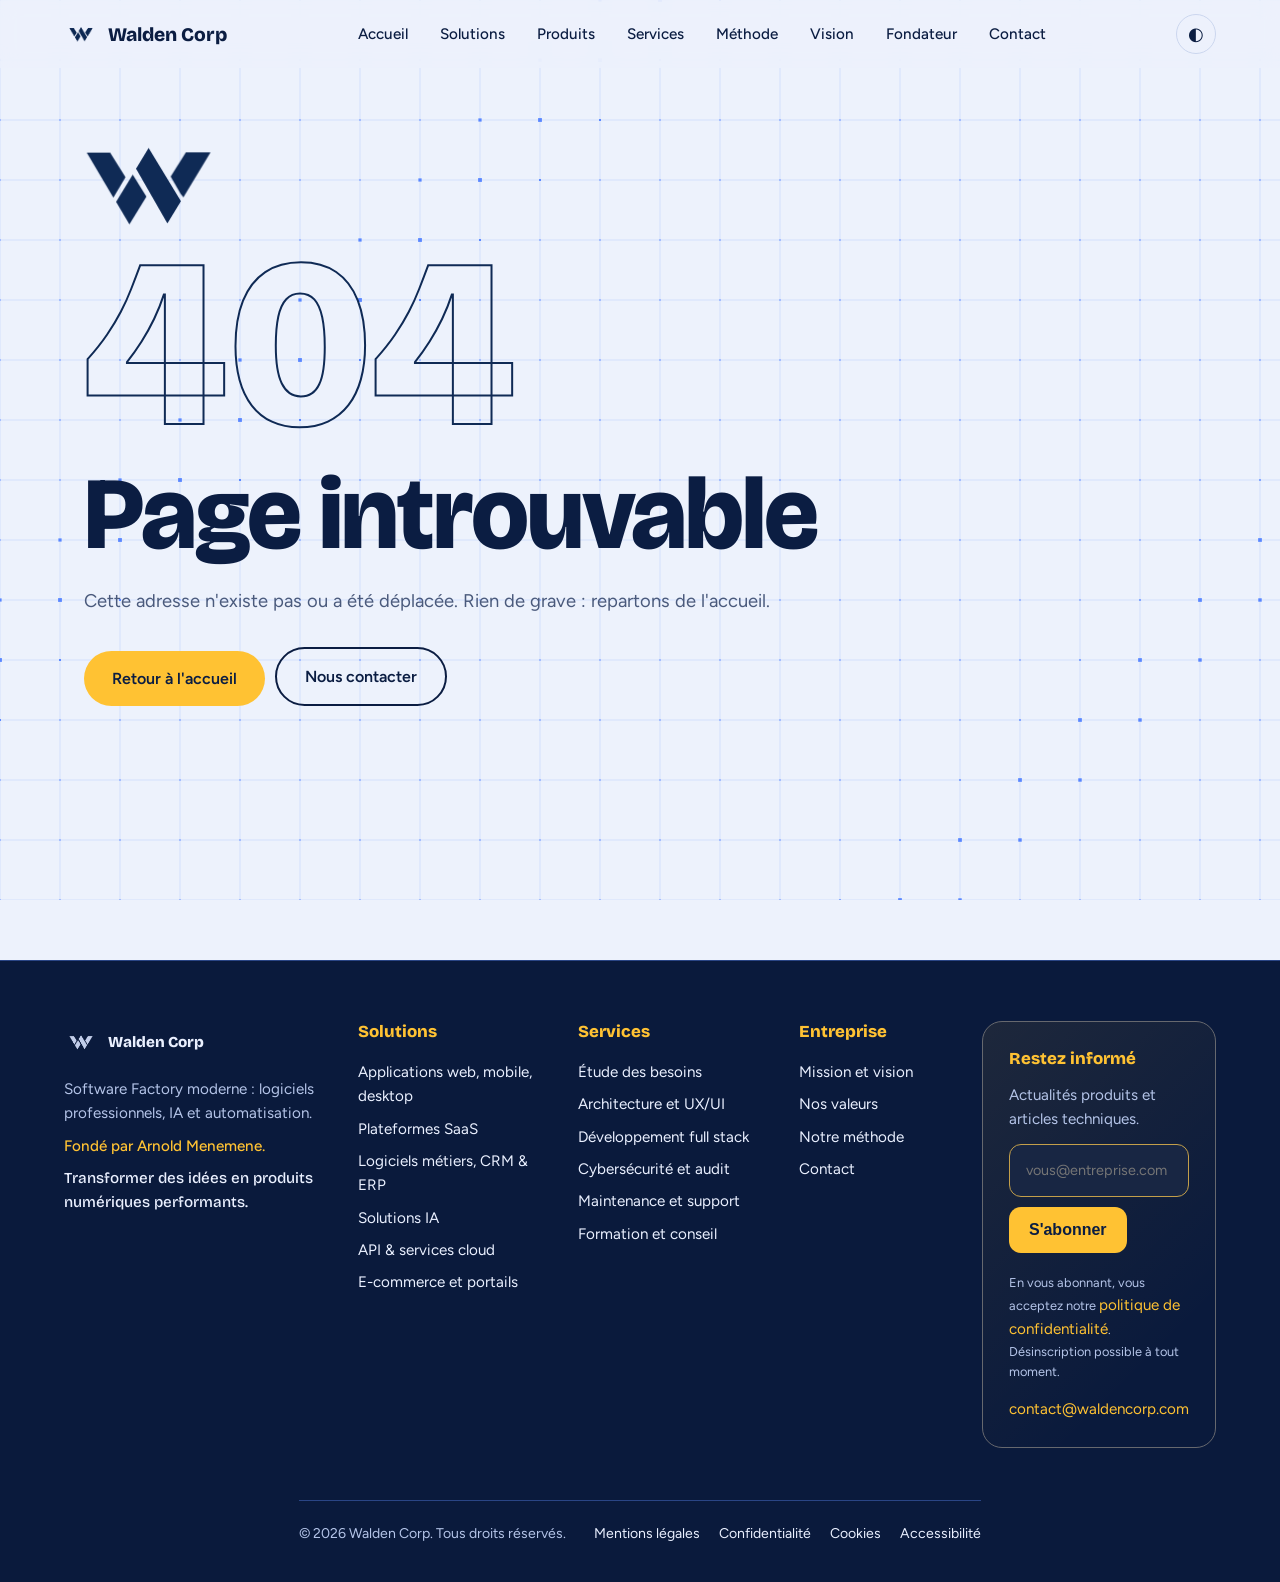
<file: index.html>
<!DOCTYPE html>
<html lang="fr">
<head>
<meta charset="utf-8">
<meta name="viewport" content="width=device-width, initial-scale=1, viewport-fit=cover">
<meta name="description" content="Walden Corp conçoit des logiciels professionnels, applications web et mobiles, plateformes SaaS, solutions d’intelligence artificielle et automatisations sur mesure.">
<meta name="robots" content="index, follow, max-image-preview:large">
<meta name="theme-color" content="#EDF2FC">
<title>Walden Corp — Des idées, livrées en logiciels</title>
<!-- Favicon -->
<link rel="icon" href="favicon-blue.ico" type="image/x-icon">
<link rel="preconnect" href="https://fonts.googleapis.com">
<link href="https://fonts.googleapis.com/css2?family=Bricolage+Grotesque:opsz,wght@12..96,500;12..96,800&family=Figtree:wght@400;500;600&display=swap" rel="stylesheet">
<style>
:root{--bg:#EDF2FC;--card:#FFFFFF;--ink:#0B1D42;--mut:#4A5A7C;--navy:#0F2A55;--sky:#4C7DFF;--sun:#FFC233;--line:#CBD6EE;--fd:'Bricolage Grotesque',Georgia,serif;--fb:'Figtree',system-ui,sans-serif;
box-sizing:border-box;padding-top:env(safe-area-inset-top,0px);padding-bottom:env(safe-area-inset-bottom,0px)}
@media (prefers-color-scheme:dark){:root:not([data-theme="light"]){--bg:#06112A;--card:#0C1E44;--ink:#EAF0FF;--mut:#9DB0D8;--navy:#8FB0FF;--line:#1B3266}}
:root[data-theme="dark"]{--bg:#06112A;--card:#0C1E44;--ink:#EAF0FF;--mut:#9DB0D8;--navy:#8FB0FF;--line:#1B3266}
html{scroll-padding-top:env(safe-area-inset-top,0px);scroll-behavior:smooth}
*{box-sizing:border-box;margin:0}

/* Transition de dégradé/absorption lors du changement de thème */
body, header, footer, .c, input, select, textarea, nav a, .chips a, .chips span {
  transition: background-color 0.6s ease-in-out, color 0.6s ease-in-out, border-color 0.6s ease-in-out, box-shadow 0.6s ease-in-out;
}

body{background:var(--bg);color:var(--ink);font:400 17px/1.6 var(--fb);overflow-x:hidden}
h1,h2,h3{font-family:var(--fd);font-weight:800;line-height:1.02;letter-spacing:-.02em}
h1{font-size:clamp(2.6rem,8vw,6.4rem)}h2{font-size:clamp(2rem,5vw,3.6rem);margin-bottom:.6em}h3{font-size:1.35rem;line-height:1.15}
p{max-width:62ch;color:var(--mut)}
a{color:inherit}
:focus-visible{outline:3px solid var(--sun);outline-offset:3px;border-radius:6px}
header{position:fixed;top:0;left:0;right:0;z-index:50;display:flex;align-items:center;justify-content:space-between;gap:16px;padding:calc(14px + env(safe-area-inset-top,0px)) 5vw 14px}header::before{content:"";position:absolute;inset:0;z-index:-1;background:color-mix(in srgb,var(--bg) 86%,transparent);backdrop-filter:blur(10px);transition:background-color 0.6s ease-in-out}
.brand{display:flex;align-items:center;gap:10px;font:800 1.2rem var(--fd);text-decoration:none}
.brand img{width:34px;height:auto;display:block}

/* Gestion de la visibilité des logos du header */
header .dark-logo{display:none!important}
header .light-logo{display:block!important}

@media (prefers-color-scheme:dark){
  :root:not([data-theme="light"]) header .light-logo{display:none!important}
  :root:not([data-theme="light"]) header .dark-logo{display:block!important}
}
:root[data-theme="dark"] header .light-logo{display:none!important}
:root[data-theme="dark"] header .dark-logo{display:block!important}
:root[data-theme="light"] header .light-logo{display:block!important}
:root[data-theme="light"] header .dark-logo{display:none!important}

nav{display:flex;gap:4px;flex-wrap:wrap}
nav a{padding:8px 14px;border-radius:99px;text-decoration:none;font-weight:500;font-size:.95rem}
nav a:hover{background:var(--card)}nav a.on{background:var(--navy);color:var(--bg)}
@media(max-width:940px){nav{position:fixed;left:0;right:0;bottom:0;justify-content:center;background:var(--card);padding:10px 8px calc(10px + env(safe-area-inset-bottom,0px));border-top:1px solid var(--line)}nav a{padding:8px 10px;font-size:.82rem}}
.page{display:none;padding:calc(110px + env(safe-area-inset-top,0px)) 5vw 120px;max-width:1240px;margin:auto;min-height:100vh}
.page.on{display:block}

/* Animations d'apparition et de disparition des blocs */
.rv {
  opacity: 0;
  transform: translateY(35px) scale(0.96);
  transition: opacity 0.6s cubic-bezier(0.16, 1, 0.3, 1), transform 0.6s cubic-bezier(0.16, 1, 0.3, 1);
  will-change: opacity, transform;
}
.rv.v {
  opacity: 1;
  transform: translateY(0) scale(1);
}

.btn{display:inline-block;padding:15px 28px;border-radius:99px;background:var(--sun);color:#0B1D42;font-weight:600;text-decoration:none;border:0;cursor:pointer;font-size:1rem;transition:transform .25s,box-shadow .25s, background-color 0.6s ease}
.btn:hover{transform:translateY(-3px) rotate(-1deg);box-shadow:0 10px 0 -2px var(--navy)}
.btn.g{background:transparent;border:2px solid var(--ink);color:var(--ink)}
.hero{display:grid;grid-template-columns:1.3fr .7fr;gap:4vw;align-items:center;min-height:72vh}
@media(max-width:820px){.hero{grid-template-columns:1fr}}
.hero p{font-size:1.2rem;margin:26px 0 32px}
.hl span{display:inline-block;opacity:0;transform:translateY(60%) rotate(4deg);animation:up .8s cubic-bezier(.2,.8,.2,1) forwards}
@keyframes up{to{opacity:1;transform:none}}
.mark{width:100%;max-width:400px;justify-self:center;overflow:visible}
.mark polygon{fill:var(--navy);transition:transform .6s cubic-bezier(.2,.8,.2,1)}
.mark .s{fill:var(--sun)}
.mark polygon{animation:fly 1.4s cubic-bezier(.2,.9,.2,1) both}
.mark polygon:nth-child(1){--x:-160px;--y:-90px}.mark polygon:nth-child(2){--x:-120px;--y:150px}
.mark polygon:nth-child(3){--x:0;--y:-200px}.mark polygon:nth-child(4){--x:180px;--y:-100px}
@keyframes fly{from{transform:translate(var(--x),var(--y)) rotate(25deg);opacity:0}}
.mark:hover polygon:nth-child(2){transform:translateY(-14px)}.mark:hover polygon:nth-child(4){transform:translate(10px,-10px)}
.strip{overflow:hidden;border-block:2px solid var(--ink);margin:70px -5vw;padding:16px 0;background:var(--navy);color:var(--bg)}
.strip div{display:flex;gap:44px;width:max-content;animation:mq 38s linear infinite;font:800 1.6rem var(--fd)}
@keyframes mq{to{transform:translateX(-50%)}}
.grid{display:grid;grid-template-columns:repeat(auto-fit,minmax(250px,1fr));gap:18px}
.c{background:var(--card);border:1px solid var(--line);border-radius:22px;padding:28px}
.c:nth-child(3n+2){border-radius:6px 40px 6px 40px}.c:nth-child(3n){border-radius:40px 6px 40px 6px}
.c p{margin-top:10px;font-size:.98rem}
.c .ic{width:44px;height:44px;border-radius:12px;background:var(--sun);display:grid;place-items:center;font:800 1.1rem var(--fd);color:#0B1D42;margin-bottom:16px}
.split{display:grid;grid-template-columns:1fr 1fr;gap:5vw;align-items:start;margin-top:60px}
@media(max-width:820px){.split{grid-template-columns:1fr}}
.tl{list-style:none;padding:0;border-left:3px solid var(--sky);margin-left:8px}
.tl li{padding:0 0 22px 26px;position:relative;font-weight:500}
.tl li:before{content:"";position:absolute;left:-11px;top:6px;width:19px;height:19px;border-radius:50%;background:var(--sun);border:3px solid var(--bg)}
.tl li b{display:block;font:800 1.1rem var(--fd)}.tl li span{color:var(--mut);font-weight:400;font-size:.95rem}
.chips{display:flex;flex-wrap:wrap;gap:10px}.chips span{padding:9px 18px;border-radius:99px;border:1.5px solid var(--line);background:var(--card);font-weight:500}
.chips span:hover{background:var(--sun);color:#0B1D42;transform:translateY(-3px)}
.big{font:800 clamp(1.6rem,4vw,2.8rem)/1.15 var(--fd);max-width:24ch;margin:0 0 40px}
form{display:grid;gap:14px;max-width:560px}
label{font-weight:600;font-size:.95rem}
input,select,textarea{width:100%;padding:14px 16px;border-radius:14px;border:1.5px solid var(--line);background:var(--card);color:var(--ink);font:inherit;margin-top:6px}
input:focus,select:focus,textarea:focus{border-color:var(--sky);outline:0;box-shadow:0 0 0 4px color-mix(in srgb,var(--sky) 30%,transparent)}
#ok{display:none;padding:16px;border-radius:14px;background:var(--sun);color:#0B1D42;font-weight:600}
footer{margin-top:90px;padding-top:30px;border-top:1px solid var(--line);display:flex;justify-content:space-between;flex-wrap:wrap;gap:12px;font-size:.9rem;color:var(--mut)}

/* Pied de page */
.ft{background:var(--navy);color:#EAF0FF;padding:60px 5vw calc(36px + env(safe-area-inset-bottom,0px));margin-top:60px;--card:#0C1E44;--line:#2A4585;--ink:#EAF0FF;--mut:#B4C4E8}
[data-theme="dark"] .ft,:root:not([data-theme="light"]) .ft{--navy:#0A1A3C}
.fg{max-width:1240px;margin:auto;display:grid;grid-template-columns:1.4fr 1fr 1fr .8fr 1.2fr;gap:36px}
@media(max-width:980px){.fg{grid-template-columns:1fr 1fr}.fb,.fn{grid-column:1/-1}}
.ft h4{font:800 1.05rem var(--fd);margin-bottom:14px;color:var(--sun)}
.ft a{display:block;text-decoration:none;padding:4px 0;color:#EAF0FF;font-size:.95rem}
.ft a:hover{color:var(--sun)}.ft .brand{display:flex}.ft p{color:#B4C4E8;font-size:.95rem}
.ft p a{display:inline;color:var(--sun)}.fq{font-family:var(--fd);font-weight:500;margin-top:8px;color:#EAF0FF!important}
.fn form{display:flex;gap:8px;margin-top:12px;flex-wrap:wrap}.fn input{flex:1;min-width:150px;margin:0}.fn .btn{padding:12px 20px}
.sr{position:absolute;left:-9999px}
.fl{max-width:1240px;margin:40px auto 0;padding-top:22px;border-top:1px solid #2A4585;display:flex;justify-content:space-between;flex-wrap:wrap;gap:12px;font-size:.88rem;color:#B4C4E8}
.fl a{display:inline;margin-left:16px;font-size:.88rem}
.lg h2{font-size:1.5rem;margin:34px 0 8px}.lg p{margin-bottom:8px}

body{font-size:1.0625rem}
main,.ft{position:relative;z-index:1}
#bg{position:fixed;inset:0;width:100%;height:100%;z-index:0;pointer-events:none}
.brand img{transition:transform .3s ease}
.brand:hover img{transform:scale(1.1) rotate(-5deg)}
.mk{justify-self:center;width:100%;max-width:400px;transform:perspective(800px) rotateY(calc(var(--mx,0)*14deg)) rotateX(calc(var(--my,0)*-14deg));transition:transform .25s ease-out}
.mk .mark{display:block;max-width:none;animation:bob 6s ease-in-out 1.6s infinite}
.mark .s{fill:var(--navy);animation:fly 1.4s cubic-bezier(.2,.9,.2,1) both,glow 3.2s ease-in-out 1.6s infinite}
@keyframes bob{50%{transform:translateY(-10px)}}
@keyframes glow{50%{filter:drop-shadow(0 0 14px rgba(255,194,51,.9))}}
.hero{min-height:min(62vh,620px)}
.strip{background:none;border:0;color:color-mix(in srgb,var(--sky) 60%,var(--mut));display:block;margin:6px -5vw 56px;padding:8px 0;-webkit-mask:linear-gradient(90deg,transparent,#000 8%,#000 92%,transparent);mask:linear-gradient(90deg,transparent,#000 8%,#000 92%,transparent)}
.strip div{font-size:clamp(1.15rem,3.2vw,1.6rem)}
.strip a{color:inherit;text-decoration:none;white-space:nowrap;padding:0;background:none;transition:color .2s}
.strip a:hover,.strip a.on{color:var(--ink);background:none}
.strip:hover div{animation-play-state:paused}
.chips a{display:inline-block;padding:9px 18px;border-radius:99px;border:1.5px solid var(--line);background:var(--card);font-weight:500;text-decoration:none}
.chips a:hover{background:var(--sun);color:#0B1D42;transform:translateY(-3px)}
.chips span:hover{background:var(--card);color:var(--ink);transform:none}
[id]{scroll-margin-top:120px}
.hit{animation:hit 1.6s}
@keyframes hit{30%{box-shadow:0 0 0 6px var(--sun)}}
.er{padding-top:4vh}.er .mk{max-width:130px;margin:0 0 10px;justify-self:start}
.n404{font:800 clamp(5.5rem,24vw,15rem)/.9 var(--fd);color:transparent;-webkit-text-stroke:2px var(--navy);animation:gl 4s infinite;margin-bottom:10px}
@keyframes gl{0%,92%,100%{transform:none}94%{transform:translate(-6px,2px) skewX(6deg)}96%{transform:translate(6px,-2px)}}
.fc{font-size:.8rem!important;margin-top:10px}#nls{color:var(--sun)!important;font-weight:600;margin-top:8px}

/* responsive */
h1{font-size:clamp(2.1rem,8vw,6.4rem);overflow-wrap:break-word;hyphens:auto}
.grid{grid-template-columns:repeat(auto-fit,minmax(min(250px,100%),1fr))}
.page{min-height:100dvh;padding-left:max(5vw,env(safe-area-inset-left));padding-right:max(5vw,env(safe-area-inset-right))}
header{padding-left:max(5vw,env(safe-area-inset-left));padding-right:max(5vw,env(safe-area-inset-right))}
.btn{min-height:46px;margin:0 6px 10px 0}
.tg{flex:none}
@media(min-width:1700px){html{font-size:112%}.page,.fg,.fl{max-width:1500px}}
@media(min-width:2400px){html{font-size:135%}.page,.fg,.fl{max-width:1900px}}
@media(max-width:940px){nav{flex-wrap:nowrap;overflow-x:auto;justify-content:safe center;gap:2px;scrollbar-width:none}nav a{flex:0 0 auto;min-height:44px;display:flex;align-items:center}.page{padding-bottom:130px}}
@media(max-width:820px){.hero{min-height:auto;gap:24px}.hero .mk{order:-1;max-width:170px;justify-self:start}}
@media(max-width:560px){.ft{padding:34px 6vw calc(24px + env(safe-area-inset-bottom,0px));margin-top:36px}.fg{grid-template-columns:1fr;gap:22px}.ft h4{margin-bottom:8px}.ft .fb p{margin-top:8px!important}.ft .fq{margin-top:6px}.fl{margin-top:24px;padding-top:16px;flex-direction:column;gap:8px}.fl a{margin:0 14px 0 0}.ft a{padding:5px 0;line-height:1.4}.fn form{margin-top:8px}.hero .btn,.er .btn{display:block;text-align:center;margin-right:0}.c{padding:22px}.chips a,.chips span{font-size:.9rem;padding:8px 14px}.brand{font-size:1.05rem}.brand img{width:28px}.hero p{font-size:1.05rem}}
@media(max-width:360px){body{font-size:1rem}.page{padding-top:96px}}
@media(max-height:480px) and (orientation:landscape){.page{padding-top:80px}.hero{min-height:auto}.mk{max-width:120px}}
@media(pointer:coarse){.ft a{padding:8px 0}.btn:hover{transform:none;box-shadow:none}}
/* transition : quatre éclats du W balayent l'écran */
#cur{position:fixed;inset:0;z-index:90;pointer-events:none;display:flex}
#cur i{flex:1;background:var(--navy);transform:translateY(-101%);transition:transform .45s cubic-bezier(.7,0,.2,1)}
#cur i:nth-child(2){background:var(--sky);transition-delay:.05s}#cur i:nth-child(3){background:var(--sun);transition-delay:.1s}#cur i:nth-child(4){transition-delay:.15s}
#cur.in i{transform:none}#cur.out i{transform:translateY(101%)}
.tg{background:0;border:1.5px solid var(--line);color:var(--ink);border-radius:99px;width:40px;height:40px;cursor:pointer;font-size:1.1rem}

@media(prefers-reduced-motion:reduce){*{animation:none!important;transition:none!important}.rv,.hl span{opacity:1;transform:none}}
.md{position:fixed;inset:0;z-index:120;display:grid;place-items:center;padding:20px;background:rgba(6,17,42,.6);backdrop-filter:blur(6px);opacity:0;transition:opacity .25s}.md[hidden]{display:none}.md.o{opacity:1}
.mb{background:var(--card);color:var(--ink);border:1px solid var(--line);border-radius:28px 6px 28px 6px;padding:34px 30px;max-width:440px;width:100%;text-align:center;transform:translateY(24px) scale(.94);transition:transform .35s cubic-bezier(.3,1.5,.5,1)}.md.o .mb{transform:none}
.mb svg{width:72px;height:72px;margin-bottom:14px}.mb circle{fill:var(--sun)}.mb path{fill:none;stroke:#0B1D42;stroke-width:5;stroke-linecap:round;stroke-linejoin:round;stroke-dasharray:40;stroke-dashoffset:40}.md.o .mb path{animation:ck .5s .25s forwards}@keyframes ck{to{stroke-dashoffset:0}}
.mb p{margin:10px auto 24px}


/* Contact en cartes + illustration, et page Fondateur intégrée au système visuel actuel */
.accent-word,.founder-highlight{color:var(--sky)}
.contact-shell,.founder-shell{display:grid;grid-template-columns:minmax(0,1fr) minmax(320px,.88fr);gap:clamp(24px,5vw,76px);align-items:center;padding:clamp(22px,4vw,58px);border:1px solid var(--line);border-radius:30px 8px 30px 8px;background:color-mix(in srgb,var(--card) 82%,var(--bg));box-shadow:0 24px 70px color-mix(in srgb,var(--navy) 9%,transparent);overflow:hidden}
.contact-intro,.founder-copy{min-width:0}
.eyebrow{display:inline-flex;align-items:center;gap:9px;color:var(--sky);font-size:.82rem;font-weight:700;letter-spacing:.09em;text-transform:uppercase;margin-bottom:22px}
.eyebrow svg{width:18px;height:18px;fill:none;stroke:currentColor;stroke-width:1.8}
.contact-intro h1,.founder-copy h1{font-size:clamp(2.5rem,5.4vw,5rem);line-height:1.03}
.contact-lead,.founder-lead{font-size:1.08rem;margin:22px 0 24px;max-width:46ch}
.contact-points{display:grid;gap:15px}.contact-points>div{display:flex;align-items:center;gap:12px}
.point-icon,.form-icon{display:grid;place-items:center;flex:0 0 44px;width:44px;height:44px;border-radius:14px;background:color-mix(in srgb,var(--sky) 14%,var(--card));color:var(--sky)}
.point-icon svg,.form-icon svg{width:22px;height:22px;fill:none;stroke:currentColor;stroke-width:1.7;stroke-linecap:round;stroke-linejoin:round}
.contact-points b,.contact-points small{display:block}.contact-points b{font-size:.96rem}.contact-points small{color:var(--mut);font-size:.87rem}
.contact-art{position:relative;max-width:360px;margin:24px auto 0;width:100%;padding:12px}.contact-art svg{position:relative;z-index:1;width:100%;overflow:visible}
.art-path{fill:none;stroke:var(--line);stroke-width:3;stroke-dasharray:6 8}.art-plane{fill:var(--sun);stroke:var(--navy);stroke-width:5;stroke-linejoin:round;filter:drop-shadow(0 14px 10px color-mix(in srgb,var(--navy) 14%,transparent));animation:plane-float 5s ease-in-out infinite}
.art-plane-line{fill:none;stroke:var(--navy);stroke-width:4;stroke-linecap:round;stroke-linejoin:round}.art-dot{fill:var(--sky);animation:dot-pulse 2.6s ease-in-out infinite}
.art-orbit{position:absolute;border:1px solid var(--line);border-radius:50%;inset:14% 9%;transform:rotate(-18deg)}.orbit-two{inset:22% 1%;transform:rotate(24deg);border-style:dashed}
.art-note{display:block;text-align:center;color:var(--mut);font-size:.85rem;font-weight:600}
.contact-form-card{min-width:0;padding:clamp(20px,3vw,34px);border:1px solid var(--line);border-radius:24px 6px 24px 6px;background:var(--card);box-shadow:0 18px 45px color-mix(in srgb,var(--navy) 8%,transparent)}
.form-heading{display:flex;align-items:center;gap:13px;margin-bottom:22px}.form-heading h2{font-size:clamp(1.45rem,2.6vw,2rem);margin:0 0 4px}.form-heading p{font-size:.84rem;margin:0}
.contact-form-card form{max-width:none;gap:16px}.contact-form-card label{display:block;font-size:.9rem}.contact-form-card label>span:first-child:not(.field-wrap){color:var(--sky)}
.field-wrap{position:relative;display:flex;align-items:center;margin-top:7px}.field-wrap>svg{position:absolute;left:13px;width:19px;height:19px;fill:none;stroke:var(--mut);stroke-width:1.7;pointer-events:none}
.contact-form-card input,.contact-form-card select,.contact-form-card textarea{width:100%;border:1px solid var(--line);border-radius:12px;background:var(--bg);color:var(--ink);padding:13px 14px;font:inherit;font-size:.94rem;transition:border-color .2s,box-shadow .2s}
.contact-form-card .field-wrap input,.contact-form-card .field-wrap select{padding-left:42px}.contact-form-card textarea{margin-top:7px;resize:vertical;min-height:130px}
.contact-form-card input:focus,.contact-form-card select:focus,.contact-form-card textarea:focus{outline:none;border-color:var(--sky);box-shadow:0 0 0 3px color-mix(in srgb,var(--sky) 18%,transparent)}
.contact-submit{display:inline-flex;align-items:center;justify-content:center;gap:12px;width:100%;margin-top:3px}.contact-submit svg{width:20px;height:20px;fill:none;stroke:currentColor;stroke-width:1.8;stroke-linecap:round;stroke-linejoin:round}
.form-privacy{display:flex;gap:8px;align-items:flex-start;margin-top:14px;font-size:.78rem}.form-privacy svg{width:16px;height:16px;flex:0 0 16px;fill:none;stroke:currentColor;stroke-width:1.8}
#ok{display:none;margin-top:12px;padding:12px;border-radius:10px;background:color-mix(in srgb,var(--sky) 12%,var(--card));color:var(--ink);font-size:.9rem}
.founder-art-card{position:relative;min-width:0;max-width:480px;width:100%;justify-self:center;border:1px solid var(--line);border-radius:26px 8px 26px 8px;background:color-mix(in srgb,var(--bg) 88%,var(--sky) 12%);overflow:hidden;padding:18px 18px 14px}
.founder-art-card:before{content:"";position:absolute;inset:0;background-image:linear-gradient(color-mix(in srgb,var(--sky) 10%,transparent) 1px,transparent 1px),linear-gradient(90deg,color-mix(in srgb,var(--sky) 10%,transparent) 1px,transparent 1px);background-size:24px 24px;mask-image:radial-gradient(ellipse,black,transparent 78%)}
.founder-art-label{position:relative;z-index:1;display:flex;justify-content:space-between;align-items:center;gap:10px;color:var(--mut);font-size:.68rem;font-weight:700;letter-spacing:.1em}
.founder-art-label span:first-child{display:grid;place-items:center;width:32px;height:32px;background:var(--navy);color:var(--bg);border-radius:9px;font-size:.9rem;letter-spacing:0}
.founder-illustration{position:relative;display:block;width:100%;height:auto;max-height:420px;overflow:visible}
.founder-orbit{fill:none;stroke:var(--line);stroke-width:1.5}.orbit-dashed{stroke-dasharray:5 8}.founder-spark{fill:none;stroke:var(--sky);stroke-width:4;stroke-linecap:round;stroke-linejoin:round}
.founder-float-card{fill:var(--card);stroke:var(--line);stroke-width:2}.founder-card-line{fill:none;stroke:var(--mut);stroke-width:3;stroke-linecap:round}.founder-sun{fill:var(--sun)}
.founder-body{stroke:var(--navy);stroke-width:3;stroke-linejoin:round}.founder-shirt{fill:var(--card);stroke:var(--navy);stroke-width:2}.founder-face{fill:var(--card);stroke:var(--navy);stroke-width:3}
.founder-hair{fill:var(--navy);stroke:var(--navy);stroke-width:3;stroke-linejoin:round}.founder-face-detail{fill:none;stroke:var(--navy);stroke-width:3;stroke-linecap:round}.founder-collar{fill:var(--sun);stroke:var(--navy);stroke-width:2;stroke-linejoin:round}.founder-blue-dot{fill:var(--sky)}
.founder-art-caption{position:relative;display:flex;justify-content:space-between;gap:8px;padding:12px 4px 2px;border-top:1px solid var(--line);font-size:.8rem}.founder-art-caption span{color:var(--mut)}
.founder-principles{display:grid;grid-template-columns:repeat(3,minmax(0,1fr));gap:12px;margin-top:34px;padding-top:22px;border-top:1px solid var(--line)}
.founder-principles div{min-width:0}.founder-principles b,.founder-principles span{display:block}.founder-principles b{font-size:.94rem}.founder-principles span{font-size:.8rem;color:var(--mut)}
.founder-vision{margin:clamp(56px,8vw,100px) auto;max-width:900px;text-align:center}.founder-vision h2{font-size:clamp(2rem,4.8vw,3.6rem)}.founder-vision p{margin:0 auto;font-size:1.08rem}
.founder-final-cta{display:flex;justify-content:space-between;align-items:center;gap:20px;padding:clamp(22px,4vw,40px);border:1px solid var(--line);border-radius:20px 6px 20px 6px;background:var(--card)}.founder-final-cta p{font-weight:700;color:var(--ink)}
@keyframes plane-float{0%,100%{transform:translateY(0) rotate(0)}50%{transform:translateY(-9px) rotate(-1deg)}}@keyframes dot-pulse{0%,100%{opacity:.55;transform:scale(.85)}50%{opacity:1;transform:scale(1.15)}}
@media(max-width:820px){.contact-shell,.founder-shell{grid-template-columns:1fr}.contact-art{max-width:300px}.founder-art-card{max-width:420px}.founder-vision{margin:60px auto}}
@media(max-width:520px){.contact-shell,.founder-shell{padding:20px;border-radius:22px 6px 22px 6px}.contact-form-card{padding:20px}.founder-principles{grid-template-columns:1fr;gap:14px}.founder-final-cta{align-items:flex-start;flex-direction:column}.founder-art-caption{flex-direction:column;gap:3px}}
@media(prefers-reduced-motion:reduce){.art-plane,.art-dot{animation:none!important}.rv,.rv.v{opacity:1;transform:none;transition:none}.hl span{animation:none;opacity:1;transform:none}}


/* Services — carte éditoriale et profondeur visuelle cohérentes avec Fondateur */
.services-hero{display:grid;grid-template-columns:minmax(0,1.08fr) minmax(300px,.92fr);gap:clamp(24px,5vw,66px);align-items:center;padding:clamp(22px,4vw,54px);border:1px solid var(--line);border-radius:30px 8px 30px 8px;background:color-mix(in srgb,var(--card) 82%,var(--bg));box-shadow:0 24px 70px color-mix(in srgb,var(--navy) 9%,transparent);overflow:hidden}
.services-hero-copy{min-width:0}.services-hero-copy h1{font-size:clamp(2.45rem,5vw,4.6rem);line-height:1.04;max-width:15ch}.services-lead{max-width:55ch;margin:22px 0 28px;font-size:clamp(1rem,1.5vw,1.14rem)}
.services-hero-actions{display:flex;flex-wrap:wrap;gap:10px}.services-hero-actions .btn,.services-final-cta .btn{display:inline-flex;align-items:center;justify-content:center;gap:10px}.services-hero-actions svg,.services-final-cta svg{width:18px;height:18px;fill:none;stroke:currentColor;stroke-width:1.8;stroke-linecap:round;stroke-linejoin:round}
.services-proof{display:grid;grid-template-columns:repeat(3,minmax(0,1fr));gap:14px;margin-top:34px;padding-top:22px;border-top:1px solid var(--line)}.services-proof b,.services-proof span{display:block}.services-proof b{font-size:.9rem}.services-proof span{margin-top:4px;color:var(--mut);font-size:.78rem}
.services-hero-art{position:relative;min-width:0;border:1px solid var(--line);border-radius:26px 8px 26px 8px;background:color-mix(in srgb,var(--bg) 88%,var(--sky) 12%);overflow:hidden;padding:16px}
.services-hero-art:before{content:"";position:absolute;inset:0;background-image:linear-gradient(color-mix(in srgb,var(--sky) 10%,transparent) 1px,transparent 1px),linear-gradient(90deg,color-mix(in srgb,var(--sky) 10%,transparent) 1px,transparent 1px);background-size:24px 24px;mask-image:radial-gradient(ellipse,black,transparent 78%)}
.services-art-top,.services-art-footer{position:relative;z-index:1;display:flex;align-items:center;justify-content:space-between;gap:8px;color:var(--mut);font-size:.61rem;font-weight:700;letter-spacing:.09em}.services-art-mark{display:grid;place-items:center;width:30px;height:30px;background:var(--navy);color:var(--bg);border-radius:8px;font-size:.8rem;letter-spacing:0}.services-live{display:flex;align-items:center;gap:6px}.services-live i{width:6px;height:6px;border-radius:50%;background:var(--sun);box-shadow:0 0 0 4px color-mix(in srgb,var(--sun) 18%,transparent)}
.services-system-svg{position:relative;z-index:1;display:block;width:100%;height:auto;margin:8px 0}.service-orbit{fill:none;stroke:var(--line);stroke-width:1.5}.service-orbit-dashed{stroke-dasharray:5 8}.service-connector{fill:none;stroke:var(--sky);stroke-width:1.6;stroke-dasharray:4 5;opacity:.8}
.service-node{fill:var(--card);stroke:var(--line);stroke-width:1.5}.service-node-icon{fill:none;stroke:var(--sky);stroke-width:2;stroke-linecap:round;stroke-linejoin:round}.service-node-title{fill:var(--ink);font-size:10px;font-weight:800;text-anchor:middle}.service-node-sub{fill:var(--mut);font-size:8px;text-anchor:middle}.service-core-ring{fill:var(--card);stroke:var(--sky);stroke-width:2}.service-core-mark{fill:none;stroke:var(--sun);stroke-width:5;stroke-linecap:round;stroke-linejoin:round}.service-core-dot{fill:none;stroke:var(--sky);stroke-width:1;stroke-dasharray:3 5;transform-origin:220px 176px;animation:service-orbit 24s linear infinite}
.services-art-footer{padding-top:12px;border-top:1px solid var(--line)}
.services-section-heading{max-width:800px;margin:clamp(58px,8vw,96px) auto 30px;text-align:center}.services-section-heading h2{font-size:clamp(2rem,4vw,3.4rem);margin:0 0 12px}.services-section-heading p{margin:0 auto;font-size:1.02rem}
.services-grid{display:grid;grid-template-columns:repeat(3,minmax(0,1fr));gap:16px}
.service-card{display:flex;flex-direction:column;min-width:0;padding:clamp(20px,2.5vw,30px);border:1px solid var(--line);border-radius:24px 6px 24px 6px;background:var(--card);box-shadow:0 14px 36px color-mix(in srgb,var(--navy) 5%,transparent);transition:transform .25s ease,border-color .25s ease,box-shadow .25s ease}
.service-card:hover{transform:translateY(-4px);border-color:color-mix(in srgb,var(--sky) 55%,var(--line));box-shadow:0 22px 48px color-mix(in srgb,var(--navy) 10%,transparent)}
.service-card-top{display:flex;flex-direction:row-reverse;align-items:center;justify-content:space-between;margin-bottom:22px}.service-index{font-size:.76rem;font-weight:800;letter-spacing:.12em;color:var(--mut)}.service-icon{display:grid;place-items:center;width:48px;height:48px;border-radius:15px;background:color-mix(in srgb,var(--sky) 13%,var(--bg));color:var(--sky)}.service-icon svg{width:24px;height:24px;fill:none;stroke:currentColor;stroke-width:1.7;stroke-linecap:round;stroke-linejoin:round}
.service-card h3{font-size:clamp(1.22rem,1.8vw,1.5rem);margin:0 0 10px}.service-card-intro{font-size:.94rem;min-height:3.2em;margin:0 0 16px;color:var(--mut)}
.service-card ul{list-style:none;padding:0;margin:0 0 20px;display:grid;gap:10px}.service-card li{position:relative;padding-left:20px;font-size:.88rem;line-height:1.5}.service-card li:before{content:"";position:absolute;left:0;top:.52em;width:8px;height:8px;border-radius:2px;background:var(--sun);transform:rotate(45deg)}
.service-deliverable{margin-top:auto;padding:14px;border-radius:12px;background:color-mix(in srgb,var(--bg) 82%,var(--sky) 18%);border:1px solid color-mix(in srgb,var(--sky) 14%,var(--line))}.service-deliverable b,.service-deliverable span{display:block}.service-deliverable b{font-size:.78rem;margin-bottom:5px}.service-deliverable span{font-size:.8rem;line-height:1.5;color:var(--mut)}
.service-card-link{display:flex;align-items:center;justify-content:space-between;gap:12px;margin-top:18px;padding-top:15px;border-top:1px solid var(--line);font-size:.9rem;font-weight:700;color:var(--sky);text-decoration:none}.service-card-link span{font-size:1.15rem;transition:transform .2s}.service-card-link:hover span{transform:translate(3px,-3px)}
.services-approach{display:grid;grid-template-columns:minmax(0,1.1fr) minmax(260px,.9fr);gap:clamp(24px,5vw,64px);align-items:center;margin:clamp(58px,8vw,96px) 0;padding:clamp(24px,4vw,44px);border:1px solid var(--line);border-radius:24px 6px 24px 6px;background:color-mix(in srgb,var(--card) 84%,var(--bg));}
.services-approach h2{font-size:clamp(1.8rem,3.6vw,2.8rem);line-height:1.12;margin:0 0 16px}.services-approach p{margin:0;max-width:60ch}.services-approach-points{display:grid;gap:0}.services-approach-points div{padding:15px 0;border-bottom:1px solid var(--line)}.services-approach-points div:first-child{border-top:1px solid var(--line)}.services-approach-points b,.services-approach-points span{display:block}.services-approach-points b{font-size:.88rem;color:var(--sky)}.services-approach-points span{font-size:.87rem;margin-top:5px}
.services-final-cta{display:flex;justify-content:space-between;align-items:center;gap:24px;padding:clamp(24px,4vw,42px);border:1px solid var(--line);border-radius:24px 6px 24px 6px;background:var(--card);box-shadow:0 16px 40px color-mix(in srgb,var(--navy) 6%,transparent)}
.services-final-cta h2{font-size:clamp(1.7rem,3.5vw,2.5rem);margin:0 0 8px}.services-final-cta p{margin:0;max-width:60ch}
@keyframes service-orbit{to{transform:rotate(360deg)}}
@media(max-width:980px){.services-grid{grid-template-columns:repeat(2,minmax(0,1fr))}.services-hero{grid-template-columns:1fr}.services-hero-art{max-width:560px;width:100%;justify-self:center}.services-approach{grid-template-columns:1fr}}
@media(max-width:600px){.services-hero{padding:20px;border-radius:22px 6px 22px 6px}.services-grid{grid-template-columns:1fr}.services-proof{grid-template-columns:1fr;gap:12px}.service-card-intro{min-height:0}.services-final-cta{align-items:flex-start;flex-direction:column}.services-hero-art{padding:12px}.services-art-top,.services-art-footer{font-size:.54rem}}
@media(prefers-reduced-motion:reduce){.service-card,.service-core-dot{transition:none!important;animation:none!important}.service-card:hover{transform:none}}


/* Illustrations éditoriales : mouvement discret, sans cartes supplémentaires */
.home-mark-stage{position:relative;isolation:isolate;display:grid;place-items:center;min-height:340px}
.home-mark-stage .mark{position:relative;z-index:2;width:88%;filter:drop-shadow(0 18px 24px color-mix(in srgb,var(--navy) 10%,transparent))}
.home-orbit{position:absolute;z-index:0;left:50%;top:48%;width:94%;aspect-ratio:1.45;border:1px solid color-mix(in srgb,var(--sky) 30%,var(--line));border-radius:50%;transform:translate(-50%,-50%) rotate(-28deg);pointer-events:none}
.home-orbit-a{animation:home-orbit-turn 26s linear infinite}.home-orbit-b{width:76%;aspect-ratio:1.9;transform:translate(-50%,-50%) rotate(35deg);border-style:dashed;animation:home-orbit-turn 34s linear infinite reverse}
.home-node{position:absolute;z-index:3;width:10px;height:10px;border-radius:50%;background:var(--sun);box-shadow:0 0 0 6px color-mix(in srgb,var(--sun) 16%,transparent)}
.home-node-a{top:14%;left:24%;animation:dot-pulse 3s ease-in-out infinite}.home-node-b{right:13%;top:45%;background:var(--sky);animation:dot-pulse 3.4s ease-in-out infinite .6s}.home-node-c{left:29%;bottom:17%;width:7px;height:7px;animation:dot-pulse 2.8s ease-in-out infinite 1s}
.home-art-caption{position:absolute;bottom:0;left:0;right:0;display:flex;align-items:center;justify-content:center;gap:10px;color:var(--mut);font-size:.65rem;font-weight:700;letter-spacing:.16em}.home-art-caption i{width:4px;height:4px;border-radius:50%;background:var(--sun)}
.method-side{min-width:0}.method-art{position:relative;margin:0 0 22px;padding:15px 14px 12px;border-top:1px solid var(--line);border-bottom:1px solid var(--line);overflow:hidden;background:linear-gradient(115deg,transparent,color-mix(in srgb,var(--sky) 5%,transparent),transparent)}
.method-art-head,.method-art-footer{display:flex;align-items:center;justify-content:space-between;gap:12px}.method-art-head{font-size:.65rem;font-weight:700;letter-spacing:.12em;color:var(--mut)}.method-art svg{display:block;width:100%;height:auto;overflow:visible;margin:4px 0}.method-route{fill:none;stroke:var(--sky);stroke-width:2.5;stroke-linecap:round;stroke-dasharray:7 8;animation:method-route-flow 12s linear infinite}.route-secondary{stroke:var(--line);stroke-width:1.5;stroke-dasharray:2 8;animation-direction:reverse}.method-step{fill:var(--card);stroke:var(--navy);stroke-width:2;stroke-linecap:round;stroke-linejoin:round;animation:method-step-pulse 4s ease-in-out infinite}.method-step path{fill:none;stroke:var(--sky);stroke-width:2.5}.step-two{animation-delay:.5s}.step-three{animation-delay:1s}.step-four{animation-delay:1.5s}.step-five{animation-delay:2s}.method-art-footer{padding-top:10px;border-top:1px solid var(--line);font-size:.78rem}.method-art-footer span{color:var(--mut);text-align:right}
.vision-art{position:relative;display:grid;grid-template-columns:.8fr 1.2fr;align-items:center;gap:20px;min-height:260px;margin:38px 0 54px;padding:clamp(20px,4vw,42px) clamp(16px,3vw,30px);border-block:1px solid var(--line);overflow:hidden;background:radial-gradient(ellipse at 74% 50%,color-mix(in srgb,var(--sky) 10%,transparent),transparent 62%)}
.vision-art-copy{position:relative;z-index:2}.vision-art-copy .eyebrow{margin-bottom:14px;font-size:.7rem}.vision-art-copy>b{display:block;font:800 clamp(1.55rem,3vw,2.6rem)/1.04 var(--fd);letter-spacing:-.035em}.vision-art-copy>span:last-child{display:block;margin-top:18px;font-size:.63rem;font-weight:700;letter-spacing:.1em;color:var(--mut)}
.vision-art>svg{width:100%;max-height:280px;overflow:visible}.vision-halo{fill:color-mix(in srgb,var(--sun) 20%,transparent);animation:vision-halo-pulse 5s ease-in-out infinite}.vision-ring{fill:none;stroke:var(--line);stroke-width:1.4}.vision-ring-a{stroke-dasharray:4 7;transform-origin:386px 132px;animation:home-orbit-turn 34s linear infinite}.vision-ring-b{stroke:color-mix(in srgb,var(--sky) 38%,var(--line));stroke-dasharray:2 9;transform-origin:386px 132px;animation:home-orbit-turn 44s linear infinite reverse}.vision-ground{fill:none;stroke:var(--line);stroke-width:2}.vision-column{fill:color-mix(in srgb,var(--sky) 13%,var(--card));stroke:var(--sky);stroke-width:1.5}.vision-column rect:nth-child(2){fill:color-mix(in srgb,var(--sky) 24%,var(--card))}.vision-column rect:nth-child(4){fill:color-mix(in srgb,var(--sun) 42%,var(--card));stroke:var(--navy)}.vision-growth{fill:none;stroke:var(--navy);stroke-width:3;stroke-linecap:round;stroke-linejoin:round;stroke-dasharray:550;stroke-dashoffset:550;animation:vision-draw 3s cubic-bezier(.2,.8,.2,1) .4s forwards}.vision-arrow{fill:none;stroke:var(--navy);stroke-width:3;stroke-linecap:round;stroke-linejoin:round}.vision-point{fill:var(--sun);stroke:var(--navy);stroke-width:2;animation:dot-pulse 3s ease-in-out infinite}.point-two{animation-delay:.7s}.point-three{animation-delay:1.4s}.vision-stamp{position:absolute;right:18px;bottom:14px;display:flex;align-items:center;gap:8px;color:var(--mut);font-size:.61rem;letter-spacing:.1em}.vision-stamp span{display:grid;place-items:center;width:25px;height:25px;border-radius:7px;background:var(--navy);color:var(--bg);font-weight:800;letter-spacing:0}
@keyframes home-orbit-turn{to{rotate:360deg}}@keyframes method-route-flow{to{stroke-dashoffset:-180}}@keyframes method-step-pulse{0%,100%{filter:drop-shadow(0 0 0 transparent);transform:translateY(0)}50%{filter:drop-shadow(0 5px 7px color-mix(in srgb,var(--sky) 18%,transparent));transform:translateY(-3px)}}@keyframes vision-halo-pulse{0%,100%{opacity:.5}50%{opacity:1}}@keyframes vision-draw{to{stroke-dashoffset:0}}
@media(max-width:820px){.home-mark-stage{min-height:280px;max-width:440px;margin:0 auto;width:100%}.vision-art{grid-template-columns:1fr;gap:0}.vision-art-copy{max-width:460px}.vision-art>svg{max-height:250px;margin-top:-4px}.vision-stamp{bottom:8px}}
@media(max-width:520px){.home-mark-stage{min-height:230px}.home-art-caption{font-size:.52rem;letter-spacing:.09em;gap:6px}.method-art{padding-inline:4px}.method-art-footer{align-items:flex-start;flex-direction:column;gap:3px}.method-art-footer span{text-align:left}.vision-art{margin:28px 0 42px;padding:22px 14px}.vision-art>svg{width:115%;max-width:none;margin-left:-7.5%}.vision-stamp{font-size:.5rem;right:10px}}
@media(prefers-reduced-motion:reduce){.home-orbit,.home-node,.method-route,.method-step,.vision-halo,.vision-ring,.vision-growth,.vision-point{animation:none!important}.vision-growth{stroke-dashoffset:0}}

/* Accueil : piliers éditoriaux illustrés, cartes sobres et animées */
.home-section-intro{max-width:760px;margin:74px 0 28px}.home-section-intro h2{max-width:700px;margin:12px 0;font:800 clamp(2rem,4.2vw,3.6rem)/1.02 var(--fd);letter-spacing:-.045em}.home-section-intro p{max-width:610px;font-size:1.03rem;color:var(--mut)}
.home-pillars{display:grid;grid-template-columns:repeat(3,minmax(0,1fr));gap:18px;align-items:stretch}
.home-pillar{min-width:0;overflow:hidden;border:1px solid var(--line);border-radius:18px;background:var(--card);box-shadow:0 8px 24px color-mix(in srgb,var(--navy) 4%,transparent);transition:transform .35s cubic-bezier(.2,.7,.2,1),border-color .35s,box-shadow .35s;animation:home-card-enter .7s both}
.home-pillar:nth-child(2){animation-delay:.12s}.home-pillar:nth-child(3){animation-delay:.24s}.home-pillar:hover{transform:translateY(-6px);border-color:color-mix(in srgb,var(--sky) 50%,var(--line));box-shadow:0 18px 38px color-mix(in srgb,var(--navy) 9%,transparent)}
.home-pillar-art{position:relative;display:flex;flex-direction:column;justify-content:space-between;min-height:176px;padding:15px 17px 10px;overflow:hidden;border-bottom:1px solid var(--line);background:linear-gradient(145deg,color-mix(in srgb,var(--sky) 9%,var(--bg)),var(--card) 75%)}
.home-pillar-art:after{content:"";position:absolute;inset:0;background:linear-gradient(115deg,transparent 30%,color-mix(in srgb,var(--sun) 8%,transparent) 52%,transparent 72%);transform:translateX(-120%);transition:transform .8s ease}.home-pillar:hover .home-pillar-art:after{transform:translateX(120%)}
.art-index{position:relative;z-index:1;font-size:.62rem;font-weight:800;letter-spacing:.13em;color:var(--mut)}.home-pillar-art svg{position:relative;z-index:1;display:block;width:100%;max-width:290px;height:108px;margin:0 auto;overflow:visible}.art-note{position:relative;z-index:1;align-self:flex-end;font-size:.68rem;color:var(--mut);letter-spacing:.02em}
.home-pillar-body{padding:22px 21px 20px}.pillar-kicker{font-size:.62rem;font-weight:800;letter-spacing:.12em;color:var(--sky)}.home-pillar-body h3{margin:10px 0;font:750 1.35rem/1.15 var(--fd);letter-spacing:-.025em}.home-pillar-body p{font-size:.92rem;color:var(--mut);line-height:1.65}.home-text-link{display:inline-flex;gap:8px;align-items:center;margin-top:14px;font-size:.82rem;font-weight:750;color:var(--ink);text-decoration:none}.home-text-link span{color:var(--sky);transition:transform .25s}.home-text-link:hover span{transform:translate(3px,-3px)}
.quality-ring,.intel-line,.life-path,.audience-orbit{fill:none;stroke:color-mix(in srgb,var(--sky) 55%,var(--line));stroke-width:1.6}.quality-ring{stroke-dasharray:5 5;animation:home-art-rotate 26s linear infinite;transform-origin:130px 64px}.quality-ring-inner{stroke:var(--line);stroke-dasharray:2 6;animation-direction:reverse}.quality-check{fill:none;stroke:var(--navy);stroke-width:4;stroke-linecap:round;stroke-linejoin:round;stroke-dasharray:65;stroke-dashoffset:65;animation:home-check-draw 1.4s ease-out .3s forwards}.quality-dot,.intel-spark,.audience-node{fill:var(--sun);animation:home-art-pulse 3s ease-in-out infinite}.intel-line{stroke-dasharray:4 5;animation:home-line-flow 9s linear infinite}.intel-node{fill:var(--card);stroke:var(--sky);stroke-width:1.6}.intel-node-main{fill:color-mix(in srgb,var(--sky) 12%,var(--card));stroke:var(--navy)}.intel-pulse{fill:color-mix(in srgb,var(--sun) 28%,transparent);stroke:var(--sun);stroke-width:1.5;animation:home-art-pulse 2.5s ease-in-out infinite}.intel-glyph{fill:none;stroke:var(--navy);stroke-width:2;stroke-linecap:round}.intel-orbit{fill:none;stroke:var(--line);stroke-dasharray:2 6;animation:home-art-rotate 18s linear infinite;transform-origin:130px 64px}.life-path{stroke-width:2.2;stroke-dasharray:6 6;animation:home-line-flow 10s linear infinite}.life-path-secondary{stroke:var(--line);stroke-width:1.2;stroke-dasharray:2 6}.life-node{fill:var(--card);stroke:var(--sky);stroke-width:2}.life-node-middle{fill:var(--sun);stroke:var(--navy);animation:home-art-pulse 3s ease-in-out infinite}.life-node-end{fill:var(--navy)}.life-arrow{fill:none;stroke:var(--navy);stroke-width:2;stroke-linecap:round}.life-chip{fill:color-mix(in srgb,var(--sky) 13%,var(--card));stroke:var(--line)}.life-chip-line{stroke:var(--sky);stroke-width:2;stroke-linecap:round}
.home-proof-band{display:grid;grid-template-columns:repeat(3,minmax(0,1fr));gap:20px;margin:28px 0 74px;padding:22px 0;border-block:1px solid var(--line)}.home-proof-band>div{display:flex;gap:12px;align-items:flex-start}.proof-symbol{display:grid;place-items:center;flex:0 0 35px;height:35px;border:1px solid var(--line);border-radius:11px;color:var(--sky);font-size:1.2rem;background:color-mix(in srgb,var(--sky) 7%,var(--card))}.home-proof-band p{display:grid;gap:4px;margin:0}.home-proof-band b{font-size:.85rem}.home-proof-band p span{font-size:.78rem;line-height:1.5;color:var(--mut)}
.home-audience{align-items:center;gap:clamp(28px,6vw,80px);padding:0 0 18px}.home-audience .big{max-width:570px}.home-audience-side{min-width:0}.audience-visual{display:flex;align-items:center;flex-direction:column;gap:2px;margin-bottom:18px;padding:8px 0 15px;border-bottom:1px solid var(--line)}.audience-visual svg{width:100%;max-width:320px;height:auto}.audience-orbit{stroke-dasharray:4 7;stroke-width:1.5;animation:home-line-flow 16s linear infinite}.audience-core{fill:color-mix(in srgb,var(--sun) 45%,var(--card));stroke:var(--navy);stroke-width:1.5}.audience-node-two{animation-delay:.5s}.audience-node-three{animation-delay:1s}.audience-node-four{animation-delay:1.5s}.audience-visual>span{font-size:.59rem;letter-spacing:.13em;font-weight:800;color:var(--mut);text-align:center}
@keyframes home-card-enter{from{opacity:0;transform:translateY(20px)}to{opacity:1;transform:translateY(0)}}@keyframes home-art-rotate{to{rotate:360deg}}@keyframes home-art-pulse{0%,100%{opacity:.65;scale:1}50%{opacity:1;scale:1.12}}@keyframes home-line-flow{to{stroke-dashoffset:-160}}@keyframes home-check-draw{to{stroke-dashoffset:0}}
@media(max-width:900px){.home-pillars{grid-template-columns:repeat(2,minmax(0,1fr))}.home-pillar:last-child{grid-column:1/-1}.home-pillar:last-child .home-pillar-art svg{max-width:340px}.home-proof-band{gap:14px}.home-audience{gap:28px}}
@media(max-width:640px){.home-section-intro{margin-top:54px}.home-pillars{grid-template-columns:1fr;gap:14px}.home-pillar:last-child{grid-column:auto}.home-pillar-art{min-height:160px}.home-pillar-art svg{height:100px}.home-pillar-body{padding:20px}.home-proof-band{grid-template-columns:1fr;gap:16px;margin:24px 0 52px;padding:20px 0}.home-audience{grid-template-columns:1fr;gap:22px}.audience-visual{max-width:380px;margin-inline:auto;width:100%}}
@media(prefers-reduced-motion:reduce){.home-pillar,.home-pillar-art:after,.quality-ring,.quality-check,.quality-dot,.intel-line,.intel-pulse,.intel-orbit,.intel-spark,.life-path,.life-node-middle,.audience-orbit,.audience-node{animation:none!important;transition:none!important}.quality-check{stroke-dashoffset:0}}

/* Page Solutions — composition dédiée, dans l'identité Walden */
.solutions-hero{display:grid;grid-template-columns:minmax(0,1.08fr) minmax(320px,.92fr);gap:clamp(26px,5vw,70px);align-items:center;padding:clamp(22px,3.5vw,42px) 0 64px}
.solutions-copy{min-width:0}.solutions-copy h1{font-size:clamp(2.65rem,5.5vw,5.3rem);line-height:1.02;max-width:12ch}
.solutions-lead{font-size:1.1rem;margin:24px 0 28px;max-width:54ch}
.solutions-status{width:8px;height:8px;border-radius:50%;background:var(--sun);box-shadow:0 0 0 5px color-mix(in srgb,var(--sun) 18%,transparent);animation:solutions-blink 2.4s ease-in-out infinite}
@keyframes solutions-blink{50%{box-shadow:0 0 0 9px color-mix(in srgb,var(--sun) 5%,transparent);opacity:.7}}
.solutions-actions{display:flex;gap:10px;flex-wrap:wrap}.solutions-actions .btn,.solutions-cta .btn{display:inline-flex;align-items:center;justify-content:center;gap:10px}.solutions-actions svg,.solutions-cta svg{width:19px;height:19px;fill:none;stroke:currentColor;stroke-width:1.8;stroke-linecap:round;stroke-linejoin:round}
.solutions-proof{display:grid;grid-template-columns:repeat(3,minmax(0,1fr));gap:12px;border-top:1px solid var(--line);margin-top:34px;padding-top:20px}.solutions-proof b,.solutions-proof span{display:block}.solutions-proof b{font:800 1.05rem var(--fd)}.solutions-proof span{font-size:.82rem;color:var(--mut);margin-top:3px}
.solutions-visual{position:relative;min-width:0;border:1px solid var(--line);border-radius:30px 8px 30px 8px;background:color-mix(in srgb,var(--card) 84%,var(--bg));padding:16px 18px 14px;overflow:hidden;box-shadow:0 24px 65px color-mix(in srgb,var(--navy) 9%,transparent)}
.solutions-visual:before{content:"";position:absolute;inset:0;background-image:linear-gradient(color-mix(in srgb,var(--sky) 8%,transparent) 1px,transparent 1px),linear-gradient(90deg,color-mix(in srgb,var(--sky) 8%,transparent) 1px,transparent 1px);background-size:24px 24px;mask-image:linear-gradient(135deg,#000,transparent 85%);pointer-events:none}
.solutions-visual-top,.solutions-visual-foot{position:relative;z-index:1;display:flex;align-items:center;justify-content:space-between;gap:8px;color:var(--mut);font-size:.65rem;font-weight:700;letter-spacing:.08em}
.solutions-monogram{display:grid;place-items:center;width:31px;height:31px;border-radius:10px 3px 10px 3px;background:var(--navy);color:var(--bg);font:800 .72rem var(--fd);letter-spacing:0}
.solutions-live{display:flex;align-items:center;gap:6px;color:var(--ink);font-size:.6rem}.solutions-live i{width:6px;height:6px;border-radius:50%;background:#36B37E;box-shadow:0 0 0 4px rgba(54,179,126,.12)}
.solutions-system{position:relative;z-index:1;display:block;width:100%;overflow:visible;margin:5px auto}
.sol-orbit{fill:none;stroke:var(--line);stroke-width:1.4}.sol-orbit-dash{stroke-dasharray:4 7;transform-origin:210px 177px;animation:sol-orbit 32s linear infinite}
@keyframes sol-orbit{to{transform:rotate(360deg)}}
.sol-link{fill:none;stroke:var(--sky);stroke-width:1.5;stroke-dasharray:5 7;animation:sol-dash 8s linear infinite}
@keyframes sol-dash{to{stroke-dashoffset:-96}}
.sol-node{fill:var(--card);stroke:var(--line);stroke-width:1.4;filter:drop-shadow(0 7px 9px color-mix(in srgb,var(--navy) 8%,transparent));animation:sol-node-in .8s both}.sol-node:nth-of-type(3){animation-delay:.12s}.sol-node:nth-of-type(4){animation-delay:.2s}.sol-node:nth-of-type(5){animation-delay:.28s}
@keyframes sol-node-in{from{opacity:0;transform:translateY(8px)}to{opacity:1;transform:translateY(0)}}
.sol-icon{fill:none;stroke:var(--sky);stroke-width:1.7;stroke-linecap:round;stroke-linejoin:round}
.sol-label{font:800 8.5px var(--fb);fill:var(--ink);letter-spacing:.3px}.sol-sub{font:500 8px var(--fb);fill:var(--mut)}
.sol-core{fill:var(--navy);stroke:var(--sun);stroke-width:3;filter:drop-shadow(0 8px 12px color-mix(in srgb,var(--navy) 18%,transparent));animation:sol-core-float 4s ease-in-out infinite}
@keyframes sol-core-float{50%{transform:translateY(-4px)}}
.sol-core-mark{fill:none;stroke:var(--sun);stroke-width:4;stroke-linecap:round;stroke-linejoin:round}.sol-core-pulse{fill:none;stroke:var(--sky);stroke-width:1.5;opacity:.55;transform-origin:210px 177px;animation:sol-pulse 3s ease-out infinite}
@keyframes sol-pulse{0%{transform:scale(.84);opacity:.7}100%{transform:scale(1.18);opacity:0}}
.sol-spark{fill:var(--sun);animation:sol-spark 2.8s ease-in-out infinite}.sol-spark-two{animation-delay:1.4s}
@keyframes sol-spark{50%{opacity:.35;transform:scale(.7)}}
.solutions-visual-foot{border-top:1px solid var(--line);padding-top:13px;font-size:.62rem}
.solutions-section-heading{max-width:760px;margin:4px 0 30px}.solutions-section-heading h2{font-size:clamp(2rem,4.5vw,3.4rem);max-width:18ch;margin-bottom:14px}.solutions-section-heading p{font-size:1.02rem}
.solutions-grid{display:grid;grid-template-columns:repeat(2,minmax(0,1fr));gap:16px}
.solution-card{position:relative;display:flex;flex-direction:column;min-width:0;padding:clamp(22px,3vw,32px);border:1px solid var(--line);border-radius:24px 6px 24px 6px;background:var(--card);overflow:hidden;transition:transform .35s cubic-bezier(.2,.8,.2,1),border-color .3s,box-shadow .3s}
.solution-card:before{content:"";position:absolute;left:0;top:0;width:100%;height:3px;background:linear-gradient(90deg,var(--sky),var(--sun));transform:scaleX(0);transform-origin:left;transition:transform .35s}
.solution-card:hover{transform:translateY(-5px);border-color:color-mix(in srgb,var(--sky) 55%,var(--line));box-shadow:0 18px 42px color-mix(in srgb,var(--navy) 9%,transparent)}.solution-card:hover:before{transform:scaleX(1)}
.solution-card-top{display:flex;align-items:center;justify-content:space-between;gap:12px;margin-bottom:22px}.solution-index{font-size:.7rem;font-weight:700;letter-spacing:.1em;color:var(--mut)}
.solution-icon{display:grid;place-items:center;width:46px;height:46px;border-radius:14px 4px 14px 4px;background:color-mix(in srgb,var(--sky) 12%,var(--card));color:var(--sky)}
.solution-icon svg{width:24px;height:24px;fill:none;stroke:currentColor;stroke-width:1.6;stroke-linecap:round;stroke-linejoin:round}
.solution-card h3{font-size:clamp(1.25rem,2vw,1.55rem);max-width:25ch}.solution-card>p{margin-top:12px;font-size:.98rem;max-width:55ch}
.solution-card ul{list-style:none;padding:0;margin:18px 0 24px;display:grid;gap:9px}.solution-card li{position:relative;padding-left:20px;color:var(--mut);font-size:.9rem;line-height:1.45}.solution-card li:before{content:"";position:absolute;left:1px;top:.48em;width:7px;height:7px;border-radius:2px;background:var(--sun);transform:rotate(45deg)}
.solution-link{display:flex;align-items:center;justify-content:space-between;gap:12px;margin-top:auto;padding-top:16px;border-top:1px solid var(--line);font-size:.9rem;font-weight:700;text-decoration:none;color:var(--ink)}.solution-link span{color:var(--sky);font-size:1.2rem;transition:transform .2s}.solution-link:hover span{transform:translate(3px,-3px)}
.solutions-cta{display:flex;align-items:center;justify-content:space-between;gap:24px;margin-top:28px;padding:clamp(24px,4vw,40px);border:1px solid var(--line);border-radius:8px 28px 8px 28px;background:color-mix(in srgb,var(--sky) 7%,var(--card))}
.solutions-cta>div{min-width:0}.solutions-cta h2{font-size:clamp(1.6rem,3.4vw,2.5rem);max-width:22ch;margin:0 0 10px}.solutions-cta p{font-size:.95rem;max-width:58ch}
@media(max-width:980px){.solutions-hero{grid-template-columns:minmax(0,1fr) minmax(280px,.9fr);gap:26px}.solutions-copy h1{font-size:clamp(2.6rem,6vw,4.2rem)}}
@media(max-width:760px){.solutions-hero{grid-template-columns:1fr;padding-top:8px;gap:28px}.solutions-copy h1{max-width:15ch}.solutions-visual{max-width:520px;width:100%;justify-self:center}.solutions-grid{grid-template-columns:1fr}.solution-card{padding:25px}.solutions-cta{align-items:flex-start;flex-direction:column}.solutions-proof{margin-top:26px}}
@media(max-width:420px){.solutions-visual{padding:12px 10px}.solutions-visual-top{font-size:.55rem}.solutions-live{font-size:.52rem}.solutions-proof{gap:8px}.solutions-proof b{font-size:.94rem}.solutions-proof span{font-size:.75rem}.solutions-actions .btn{width:100%;margin-right:0}}
@media(prefers-reduced-motion:reduce){.solutions-status,.sol-orbit-dash,.sol-link,.sol-node,.sol-core,.sol-core-pulse,.sol-spark{animation:none!important}.solution-card,.solution-link span{transition:none!important}}


/* Page Méthode — parcours éditorial et opérationnel */
.method-hero{display:grid;grid-template-columns:minmax(0,1.08fr) minmax(300px,.92fr);gap:clamp(28px,5vw,72px);align-items:center;padding:clamp(18px,3vw,38px) 0 68px}
.method-hero-copy{min-width:0}.method-hero-copy h1{font-size:clamp(2.65rem,5.7vw,5.2rem);max-width:13ch;line-height:1.02}.method-lead{font-size:1.1rem;margin:24px 0 28px;max-width:56ch}
.method-status{width:8px;height:8px;border-radius:50%;background:var(--sun);box-shadow:0 0 0 5px color-mix(in srgb,var(--sun) 18%,transparent);animation:method-status-pulse 2.6s ease-in-out infinite}@keyframes method-status-pulse{50%{box-shadow:0 0 0 9px color-mix(in srgb,var(--sun) 5%,transparent);opacity:.7}}
.method-hero-actions{display:flex;flex-wrap:wrap;gap:10px}.method-hero-actions .btn,.method-cta .btn{display:inline-flex;align-items:center;justify-content:center;gap:10px}.method-hero-actions svg,.method-cta svg{width:19px;height:19px;fill:none;stroke:currentColor;stroke-width:1.8;stroke-linecap:round;stroke-linejoin:round}
.method-hero-stats{display:grid;grid-template-columns:repeat(3,minmax(0,1fr));gap:12px;border-top:1px solid var(--line);margin-top:34px;padding-top:20px}.method-hero-stats b,.method-hero-stats span{display:block}.method-hero-stats b{font:800 1.05rem var(--fd)}.method-hero-stats span{margin-top:3px;color:var(--mut);font-size:.8rem}
.method-hero-visual{min-width:0}.method-hero-visual .method-art{margin:0;padding:18px 16px 14px;border:1px solid var(--line);border-radius:30px 8px 30px 8px;background:color-mix(in srgb,var(--card) 84%,var(--bg));box-shadow:0 24px 65px color-mix(in srgb,var(--navy) 9%,transparent)}.method-hero-visual .method-art:before{content:"";position:absolute;inset:0;background-image:linear-gradient(color-mix(in srgb,var(--sky) 7%,transparent) 1px,transparent 1px),linear-gradient(90deg,color-mix(in srgb,var(--sky) 7%,transparent) 1px,transparent 1px);background-size:24px 24px;mask-image:linear-gradient(135deg,#000,transparent 85%);pointer-events:none}
.method-hero-visual .method-art-head,.method-hero-visual .method-art-footer,.method-hero-visual .method-art svg{position:relative;z-index:1}.method-hero-visual .method-art svg{margin:18px 0 12px}.method-micro-labels{fill:var(--mut);font:700 7px var(--fb);letter-spacing:.7px;text-anchor:middle}
.method-hero-visual .method-step{transform-box:fill-box;transform-origin:center;animation:method-step-pulse 4s ease-in-out infinite}.method-hero-visual .step-two{animation-delay:.5s}.method-hero-visual .step-three{animation-delay:1s}.method-hero-visual .step-four{animation-delay:1.5s}.method-hero-visual .step-five{animation-delay:2s}
.method-visual-note{display:flex;align-items:center;gap:13px;margin:14px 0 0;padding:16px 18px;border-left:3px solid var(--sun);background:color-mix(in srgb,var(--sun) 8%,var(--card))}.method-note-mark{display:grid;place-items:center;flex:0 0 35px;width:35px;height:35px;border-radius:11px;background:var(--sun);color:#0B1D42;font-weight:800}.method-visual-note b,.method-visual-note span{display:block}.method-visual-note b{font-size:.92rem}.method-visual-note span{font-size:.83rem;color:var(--mut);margin-top:2px}
.method-section-heading{max-width:760px;margin:0 0 30px}.method-section-heading h2{font-size:clamp(2rem,4.5vw,3.4rem);max-width:18ch;margin:0 0 14px}.method-section-heading p{font-size:1.02rem}
.method-steps-grid{display:grid;grid-template-columns:repeat(2,minmax(0,1fr));gap:16px}
.method-step-card{position:relative;display:flex;flex-direction:column;min-width:0;padding:clamp(22px,3vw,32px);border:1px solid var(--line);border-radius:24px 6px 24px 6px;background:var(--card);overflow:hidden;transition:transform .35s,border-color .3s,box-shadow .3s}
.method-step-card:before{content:"";position:absolute;left:0;top:0;width:100%;height:3px;background:linear-gradient(90deg,var(--sky),var(--sun));transform:scaleX(0);transform-origin:left;transition:transform .35s}
.method-step-card:hover{transform:translateY(-4px);border-color:color-mix(in srgb,var(--sky) 55%,var(--line));box-shadow:0 18px 42px color-mix(in srgb,var(--navy) 8%,transparent)}.method-step-card:hover:before{transform:scaleX(1)}
.method-step-card-top{display:flex;align-items:center;justify-content:space-between;gap:12px;margin-bottom:22px}.method-step-card-top>span:first-child{font:800 1rem var(--fd);color:var(--sky);letter-spacing:.08em}
.method-card-icon{display:grid;place-items:center;width:46px;height:46px;border-radius:14px 4px 14px 4px;background:color-mix(in srgb,var(--sky) 12%,var(--card));color:var(--sky)}.method-card-icon svg{width:24px;height:24px;fill:none;stroke:currentColor;stroke-width:1.6;stroke-linecap:round;stroke-linejoin:round}
.method-step-card h3{font-size:clamp(1.25rem,2vw,1.55rem)}.method-step-card>p,.method-wide-copy>p{font-size:.96rem;margin-top:12px}
.method-step-card ul{list-style:none;padding:0;margin:18px 0 24px;display:grid;gap:9px}.method-step-card li{position:relative;padding-left:20px;color:var(--mut);font-size:.9rem;line-height:1.45}.method-step-card li:before{content:"";position:absolute;left:1px;top:.48em;width:7px;height:7px;border-radius:2px;background:var(--sun);transform:rotate(45deg)}
.method-output{margin-top:auto;padding:15px 16px;border:1px solid var(--line);border-radius:12px 4px 12px 4px;background:color-mix(in srgb,var(--bg) 65%,var(--card))}.method-output b,.method-output span{display:block}.method-output b{font-size:.73rem;letter-spacing:.08em;text-transform:uppercase;color:var(--sky)}.method-output span{font-size:.88rem;margin-top:3px;color:var(--mut)}
.method-step-card-wide{grid-column:1/-1;display:grid;grid-template-columns:minmax(0,1fr) minmax(200px,.7fr);column-gap:32px;align-items:center}.method-wide-copy{min-width:0}.method-wide-copy ul{margin-bottom:0}.method-step-card-wide>.method-output{grid-column:1/-1;width:100%;margin-top:22px}.method-evolution-visual{align-self:center;padding:10px}.method-evolution-visual svg{display:block;width:100%;overflow:visible}.evolution-axis{fill:none;stroke:var(--line);stroke-width:1.5}.evolution-line{fill:none;stroke:var(--sky);stroke-width:3;stroke-linecap:round;stroke-linejoin:round;stroke-dasharray:300;stroke-dashoffset:300;animation:evolution-draw 2.2s .4s ease-out forwards}.method-evolution-visual circle{fill:var(--sun);stroke:var(--navy);stroke-width:1.5}.evolution-arrow{fill:none;stroke:var(--sky);stroke-width:2.5;stroke-linecap:round;stroke-linejoin:round}.method-evolution-visual>span{display:block;text-align:center;font-size:.65rem;font-weight:700;letter-spacing:.12em;color:var(--mut)}@keyframes evolution-draw{to{stroke-dashoffset:0}}
.method-principles{display:grid;grid-template-columns:minmax(0,.9fr) minmax(0,1.1fr);gap:clamp(26px,5vw,70px);margin-top:76px;padding:clamp(24px,4vw,44px);border:1px solid var(--line);border-radius:8px 30px 8px 30px;background:color-mix(in srgb,var(--sky) 5%,var(--card))}
.method-principles-intro h2{font-size:clamp(1.9rem,3.8vw,3rem);max-width:15ch;margin:0 0 14px}.method-principles-intro p{font-size:.98rem}.method-principles-list{display:grid;gap:0}.method-principles-list>div{display:grid;grid-template-columns:36px 1fr;gap:12px;padding:16px 0;border-bottom:1px solid var(--line)}.method-principles-list>div:first-child{padding-top:0}.method-principles-list>div:last-child{border-bottom:0;padding-bottom:0}.method-principles-list>div>span{font:800 .82rem var(--fd);color:var(--sky);padding-top:2px}.method-principles-list b{font-size:.98rem}.method-principles-list p{font-size:.87rem;margin-top:3px}
.method-fit{display:grid;grid-template-columns:minmax(0,1.1fr) minmax(260px,.9fr);gap:28px;align-items:center;margin-top:26px;padding:clamp(24px,4vw,38px);border:1px solid var(--line);border-radius:24px 6px 24px 6px}.method-fit h2{font-size:clamp(1.7rem,3.4vw,2.6rem);max-width:18ch;margin:0 0 12px}.method-fit p{font-size:.96rem}.method-fit-points{display:grid;gap:12px}.method-fit-points span{display:flex;align-items:center;gap:10px;font-size:.9rem;color:var(--mut)}.method-fit-points i{display:grid;place-items:center;flex:0 0 24px;width:24px;height:24px;border-radius:8px;background:color-mix(in srgb,var(--sun) 25%,var(--card));font-style:normal;font-weight:800;color:var(--ink)}
.method-cta{display:flex;align-items:center;justify-content:space-between;gap:24px;margin-top:26px;padding:clamp(24px,4vw,40px);border:1px solid var(--line);border-radius:8px 28px 8px 28px;background:var(--navy);color:var(--bg)}.method-cta .eyebrow{color:var(--sun);margin-bottom:12px}.method-cta h2{font-size:clamp(1.65rem,3.5vw,2.6rem);max-width:22ch;margin:0 0 10px;color:var(--bg)}.method-cta p{font-size:.95rem;color:color-mix(in srgb,var(--bg) 78%,transparent);max-width:60ch}.method-cta .btn{flex-shrink:0}
@media(max-width:960px){.method-hero{grid-template-columns:1fr;gap:28px}.method-hero-copy h1{max-width:15ch}.method-hero-visual{max-width:650px;width:100%;justify-self:center}.method-principles{grid-template-columns:1fr}.method-principles-intro h2{max-width:22ch}}
@media(max-width:640px){.method-steps-grid{grid-template-columns:1fr}.method-step-card-wide{grid-column:auto;grid-template-columns:1fr}.method-evolution-visual{max-width:300px;width:100%;justify-self:center}.method-step-card-wide>.method-output{grid-column:auto}.method-fit{grid-template-columns:1fr}.method-cta{align-items:flex-start;flex-direction:column}.method-cta .btn{width:100%}.method-hero-stats{gap:8px}.method-hero-stats b{font-size:.92rem}.method-hero-stats span{font-size:.73rem}.method-hero-visual .method-art{padding:14px 10px}.method-micro-labels{font-size:6.5px}}
@media(prefers-reduced-motion:reduce){.method-status,.method-hero-visual .method-step,.evolution-line{animation:none!important}.evolution-line{stroke-dashoffset:0}}


/* Vision — clean editorial layout */
.vision-hero{display:grid;grid-template-columns:minmax(0,1fr) minmax(330px,.92fr);gap:clamp(26px,5vw,68px);align-items:center;padding:clamp(18px,3vw,36px) 0 58px;border-bottom:1px solid var(--line)}
.vision-copy .eyebrow{display:flex;align-items:center;gap:9px;margin-bottom:22px;font-size:.68rem;letter-spacing:.12em}.vision-copy h1{max-width:640px;font-size:clamp(2.8rem,6vw,5.4rem);line-height:.98;letter-spacing:-.065em}.vision-copy h1 span{color:var(--sky)}.vision-copy>p{max-width:540px;margin:24px 0 0;color:var(--mut);font-size:clamp(1rem,1.4vw,1.15rem);line-height:1.8}.vision-actions{display:flex;flex-wrap:wrap;gap:11px;margin-top:27px}.vision-actions b,.vision-cta .btn b{margin-left:8px}.vision-proof{display:flex;flex-wrap:wrap;gap:12px 20px;margin-top:32px;color:var(--mut);font-size:.72rem}.vision-proof span:before{content:"";display:inline-block;width:6px;height:6px;margin:0 8px 1px 0;border-radius:50%;background:var(--sky)}
.vision-system{min-width:0;overflow:hidden;border:1px solid var(--line);border-radius:22px;background:radial-gradient(ellipse at 50% 48%,color-mix(in srgb,var(--sky) 12%,var(--card)),var(--card) 70%);box-shadow:0 22px 70px color-mix(in srgb,var(--navy) 8%,transparent)}.vs-top,.vs-bottom{display:flex;align-items:center;justify-content:space-between;padding:17px 19px;color:var(--mut);font:700 .59rem var(--fm);letter-spacing:.12em}.vs-top{border-bottom:1px solid var(--line)}.vs-bottom{justify-content:center;gap:10px;border-top:1px solid var(--line)}.vs-bottom i{width:18px;height:1px;background:var(--sky);opacity:.7}.vision-system svg{display:block;width:100%;max-height:370px;padding:4px}
.vs-orbit{fill:none;stroke:var(--line);stroke-width:1.1;stroke-dasharray:3 8;transform-origin:260px 194px}.orbit-a{animation:vsOrbit 34s linear infinite}.orbit-b{stroke:color-mix(in srgb,var(--sky) 35%,var(--line));animation:vsOrbit 48s linear infinite reverse}.orbit-c{stroke:color-mix(in srgb,var(--sun) 55%,var(--line));stroke-dasharray:2 9;animation:vsOrbit 25s linear infinite}.vs-links{fill:none;stroke:var(--line);stroke-width:1.4;stroke-dasharray:5 7;animation:vsFlow 18s linear infinite}.vs-node rect{fill:var(--card);stroke:var(--sky);stroke-width:1.5;filter:drop-shadow(0 5px 10px #0b1d4210)}.vs-node path,.vs-node circle{fill:none;stroke:var(--navy);stroke-width:2;stroke-linecap:round;stroke-linejoin:round}.vs-node{animation:vsFloat 5s ease-in-out infinite}.vs-node:nth-of-type(2n){animation-delay:-2s}.vs-node-gold rect{fill:color-mix(in srgb,var(--sun) 22%,var(--card));stroke:var(--sun)}.vs-glow{fill:color-mix(in srgb,var(--sky) 16%,transparent);animation:vsPulse 4s ease-in-out infinite}.vs-core{fill:var(--navy);stroke:var(--sky);stroke-width:2}.vs-core-mark{stroke:var(--bg);stroke-width:3;stroke-linecap:round}.vs-pulse{fill:none;stroke:var(--sky);stroke-width:1.4;stroke-dasharray:4 7;transform-origin:260px 194px;animation:vsOrbit 16s linear infinite}.vs-star{fill:var(--sun);animation:vsPulse 3s ease-in-out infinite}.star-b{animation-delay:1.2s}
@keyframes vsOrbit{to{transform:rotate(360deg)}}@keyframes vsFlow{to{stroke-dashoffset:-180}}@keyframes vsFloat{0%,100%{translate:0 0}50%{translate:0 -4px}}@keyframes vsPulse{0%,100%{opacity:.65;scale:1}50%{opacity:1;scale:1.06}}
.vision-statement{max-width:850px;margin:clamp(68px,9vw,108px) auto 52px;text-align:center}.vision-statement h2{margin:17px 0;font-size:clamp(2rem,4.2vw,3.45rem);line-height:1.08;letter-spacing:-.05em}.vision-statement h2 em{font-style:normal;color:var(--sky)}.vision-statement p{max-width:700px;margin:auto;color:var(--mut);line-height:1.85}
.vision-horizons{display:grid;grid-template-columns:repeat(3,minmax(0,1fr));gap:16px}.vision-horizon{display:flex;flex-direction:column;min-height:320px;padding:24px;border:1px solid var(--line);border-radius:18px;background:var(--card);transition:transform .25s,border-color .25s,box-shadow .25s}.vision-horizon:hover{transform:translateY(-4px);border-color:color-mix(in srgb,var(--sky) 55%,var(--line));box-shadow:0 16px 40px #0b1d420b}.vh-num{display:flex;justify-content:space-between;color:var(--sky);font:700 .75rem var(--fm);letter-spacing:.08em}.vh-num small{color:var(--mut);font-size:.58rem}.vh-icon{display:grid;place-items:center;width:52px;height:52px;margin:26px 0 18px;border:1px solid var(--line);border-radius:14px;background:color-mix(in srgb,var(--sky) 8%,var(--card))}.vh-icon svg{width:28px;height:28px;fill:none;stroke:var(--sky);stroke-width:1.7;stroke-linecap:round;stroke-linejoin:round}.vision-horizon h3{margin:0 0 9px;font-size:1.17rem;letter-spacing:-.025em}.vision-horizon p{margin:0;color:var(--mut);font-size:.88rem;line-height:1.75}.vh-foot{display:flex;justify-content:space-between;align-items:center;margin-top:auto;padding-top:22px;font-size:.71rem;font-weight:700}.vh-foot b{color:var(--sky);font-size:1rem}
.vision-principles{display:grid;grid-template-columns:.8fr 1.2fr;gap:clamp(30px,7vw,95px);margin-top:clamp(78px,10vw,126px);padding:clamp(24px,5vw,52px);border:1px solid var(--line);border-radius:22px;background:color-mix(in srgb,var(--sky) 5%,var(--card))}.vp-heading h2{margin:15px 0;font-size:clamp(1.8rem,3.3vw,2.75rem);line-height:1.08;letter-spacing:-.045em}.vp-heading p{max-width:330px;color:var(--mut);font-size:.9rem;line-height:1.8}.vp-list>div{display:grid;grid-template-columns:32px 1fr 18px;gap:13px;padding:18px 0;border-bottom:1px solid var(--line);align-items:start}.vp-list>div:first-child{padding-top:0}.vp-list>div:last-child{padding-bottom:0;border:0}.vp-list>div>b{color:var(--sky);font:700 .68rem var(--fm);padding-top:3px}.vp-list h3{margin:0 0 5px;font-size:.98rem}.vp-list p{margin:0;color:var(--mut);font-size:.83rem;line-height:1.7}.vp-list>div>span{color:var(--sky)}
.vision-values{display:flex;gap:clamp(24px,5vw,64px);align-items:flex-start;margin:54px 0 68px;padding-top:27px;border-top:1px solid var(--line)}.vision-values>div{display:flex;flex:1;flex-wrap:wrap;gap:9px}.vision-values>div span{padding:9px 13px;border:1px solid var(--line);border-radius:999px;color:var(--mut);font-size:.72rem;transition:border-color .2s,color .2s}.vision-values>div span:hover{border-color:var(--sky);color:var(--text)}
.vision-cta{position:relative;display:grid;grid-template-columns:58px 1fr auto;gap:22px;align-items:center;padding:clamp(24px,4vw,40px);border-radius:22px;background:var(--navy);color:#fff;overflow:hidden}.vision-cta:after{content:"";position:absolute;width:260px;height:260px;right:15%;top:-190px;border:1px solid #ffffff20;border-radius:50%;box-shadow:0 0 0 28px #ffffff08,0 0 0 56px #ffffff05;pointer-events:none}.vcta-symbol{display:grid;place-items:center;width:56px;height:56px;border:1px solid #ffffff38;border-radius:16px;font:800 1.2rem var(--fd);position:relative}.vcta-symbol span{color:var(--sun)}.vision-cta .eyebrow{color:#bdcfff;font-size:.64rem}.vision-cta h2{margin:8px 0;font-size:clamp(1.45rem,2.8vw,2.2rem);letter-spacing:-.04em}.vision-cta p{max-width:550px;margin:0;color:#d5dff1;font-size:.88rem;line-height:1.7}.vision-cta .btn{position:relative;z-index:1;white-space:nowrap;background:#fff;color:var(--navy);border-color:#fff}
@media(max-width:900px){.vision-hero{grid-template-columns:1fr;gap:30px}.vision-copy h1{max-width:760px}.vision-system{width:100%;max-width:650px;margin:auto}.vision-principles{grid-template-columns:1fr;gap:30px}.vision-cta{grid-template-columns:52px 1fr}.vision-cta .btn{grid-column:2;justify-self:start}.vcta-symbol{width:50px;height:50px}}
@media(max-width:640px){.vision-hero{padding-top:14px;padding-bottom:36px}.vision-copy h1{font-size:clamp(2.65rem,12vw,4rem)}.vision-proof{gap:11px 14px}.vision-system{border-radius:16px}.vision-system svg{padding:0}.vs-top,.vs-bottom{padding:13px 11px;font-size:.52rem}.vs-bottom{gap:7px}.vs-bottom i{width:10px}.vision-statement{margin-top:65px}.vision-statement h2 br{display:none}.vision-horizons{grid-template-columns:1fr}.vision-horizon{min-height:0;padding:21px}.vh-icon{margin:21px 0 14px}.vh-foot{padding-top:18px}.vision-principles{margin-top:68px;padding:22px 18px;border-radius:17px}.vp-list>div{grid-template-columns:26px 1fr 15px;gap:9px}.vision-values{display:block;margin:42px 0 50px}.vision-values>div{margin-top:17px}.vision-cta{grid-template-columns:1fr;gap:16px;padding:24px 20px;border-radius:17px}.vision-cta .btn{grid-column:1;white-space:normal}.vcta-symbol{width:48px;height:48px}}
@media(prefers-reduced-motion:reduce){.vs-orbit,.vs-links,.vs-node,.vs-glow,.vs-pulse,.vs-star{animation:none!important}.vision-horizon{transition:none}}

/* WALDEN PRODUCTS — DSAR Pilot product showcase */
.product-accent{color:var(--sky)}
.products-hero{display:grid;grid-template-columns:1.05fr .95fr;gap:5vw;align-items:center;min-height:62vh;padding:24px 0 44px}
.products-copy{max-width:720px}.products-lead{font-size:1.12rem;margin:24px 0 30px;max-width:58ch}
.products-pulse,.product-status>span{display:inline-block;width:8px;height:8px;border-radius:50%;background:#3B7DD8;box-shadow:0 0 0 5px rgba(59,125,216,.13);animation:product-pulse 2.2s ease-in-out infinite}
@keyframes product-pulse{50%{box-shadow:0 0 0 9px rgba(59,125,216,0)}}
.products-proof{display:flex;flex-wrap:wrap;gap:22px}.products-proof div{display:grid;gap:2px;padding-left:13px;border-left:2px solid var(--sky)}.products-proof b{font:700 1rem var(--fd)}.products-proof span{font-size:.83rem;color:var(--mut)}
.products-orbit-art{position:relative;min-width:0;min-height:410px;display:grid;place-items:center;isolation:isolate;padding:18px}.products-orbit-art:before{content:"";position:absolute;inset:8% 2%;border-radius:42% 58% 52% 48%;background:radial-gradient(ellipse at 54% 48%,color-mix(in srgb,var(--sky) 19%,transparent),transparent 68%);filter:blur(5px);z-index:-2}.products-orbit{position:absolute;border:1px solid color-mix(in srgb,var(--sky) 34%,var(--line));border-radius:50%;width:min(84%,360px);aspect-ratio:1;animation:product-orbit 28s linear infinite}.products-orbit-a{transform:rotateX(64deg) rotate(-25deg)}.products-orbit-b{width:min(100%,430px);transform:rotateX(64deg) rotate(42deg);border-style:dashed;animation-direction:reverse}.products-art-core{position:relative;width:min(100%,390px);min-height:280px;padding:22px;border:1px solid rgba(76,125,255,.28);border-radius:24px 8px 24px 8px;background:linear-gradient(145deg,color-mix(in srgb,var(--card) 96%,white),color-mix(in srgb,var(--sky) 8%,var(--card)));box-shadow:0 28px 70px color-mix(in srgb,var(--navy) 18%,transparent),inset 0 1px white;transform:rotate(-3deg);animation:product-float 5.5s ease-in-out infinite;overflow:hidden}.products-art-core:before{content:"";position:absolute;inset:0;background-image:linear-gradient(color-mix(in srgb,var(--sky) 8%,transparent) 1px,transparent 1px),linear-gradient(90deg,color-mix(in srgb,var(--sky) 8%,transparent) 1px,transparent 1px);background-size:20px 20px;mask-image:linear-gradient(135deg,#000,transparent 75%);pointer-events:none}.products-art-core>span{position:relative;display:flex;align-items:center;justify-content:space-between;gap:12px;font:800 .66rem var(--fb);letter-spacing:.14em;color:var(--mut)}.products-art-core>span i{width:8px;height:8px;border-radius:50%;background:#36B37E;box-shadow:0 0 0 5px rgba(54,179,126,.12)}.products-art-core>small{position:relative;display:block;margin:24px 0 16px;font:800 1.3rem/1.2 var(--fd);letter-spacing:-.04em;color:var(--ink)}.products-art-core>small em{font-style:normal;color:var(--sky)}.products-art-metrics{position:relative;display:grid;grid-template-columns:repeat(3,1fr);gap:8px}.products-art-metrics span{padding:10px 9px;border:1px solid var(--line);border-radius:10px;background:color-mix(in srgb,var(--card) 88%,white);font-size:.56rem;color:var(--mut)}.products-art-metrics b{display:block;margin-bottom:4px;font:800 1.05rem var(--fd);color:var(--ink)}.products-art-chart{position:relative;height:74px;margin-top:12px;padding:10px 8px 0;border:1px solid var(--line);border-radius:10px;background:color-mix(in srgb,var(--card) 90%,white);overflow:hidden}.products-art-chart svg{width:100%;height:100%;overflow:visible}.products-art-chart path{fill:none;stroke:var(--sky);stroke-width:3;stroke-linecap:round;stroke-linejoin:round;stroke-dasharray:260;stroke-dashoffset:260;animation:product-chart-draw 2.4s .3s ease-out forwards}.products-art-chart circle{fill:var(--sun)}.products-art-node{position:absolute;z-index:2;display:flex;align-items:center;gap:8px;padding:11px 14px;border:1px solid color-mix(in srgb,var(--sky) 24%,var(--line));border-radius:12px 4px 12px 4px;background:var(--card);font-size:.68rem;font-weight:800;letter-spacing:.06em;box-shadow:0 14px 32px color-mix(in srgb,var(--navy) 13%,transparent);animation:product-float 4.5s ease-in-out infinite}.products-art-node:before{content:"";width:8px;height:8px;border-radius:3px;background:var(--sky);box-shadow:0 0 0 4px color-mix(in srgb,var(--sky) 12%,transparent)}.node-one{top:10%;left:0}.node-two{right:0;top:31%;animation-delay:-1.4s}.node-three{bottom:9%;left:12%;animation-delay:-2.2s}.products-art-caption{position:absolute;bottom:0;right:4%;font-size:.6rem;letter-spacing:.16em;color:var(--mut);font-weight:700}@keyframes product-orbit{to{rotate:360deg}}@keyframes product-float{50%{translate:0 -8px;rotate:0deg}}@keyframes product-chart-draw{to{stroke-dashoffset:0}}
@keyframes product-orbit{to{rotate:360deg}}@keyframes product-float{50%{translate:0 -10px;rotate:0deg}}
.products-section-heading{margin:28px 0 34px}.products-section-heading p{max-width:60ch}
.product-feature{--dsar-navy:#1E3A5F;--dsar-blue:#3B7DD8;display:grid;grid-template-columns:.88fr 1.12fr;gap:clamp(26px,5vw,72px);align-items:center;padding:clamp(24px,4.5vw,58px);border:1px solid color-mix(in srgb,#3B7DD8 28%,var(--line));border-radius:30px 8px 30px 8px;background:linear-gradient(135deg,color-mix(in srgb,#3B7DD8 8%,var(--card)),var(--card) 58%);overflow:hidden;position:relative}
.product-feature:before{content:"";position:absolute;width:420px;height:420px;border:1px solid rgba(59,125,216,.12);border-radius:50%;right:-160px;top:-220px;pointer-events:none}.product-feature-copy{position:relative;z-index:1}.product-brandline{display:flex;align-items:center;gap:12px;color:var(--mut);font-size:.7rem;font-weight:800;letter-spacing:.16em;margin-bottom:24px}.dsar-brand-mark{width:42px;height:42px;object-fit:contain;display:block;flex:none;background:#fff;padding:5px;border:1px solid #DCE5F2;border-radius:10px;box-shadow:0 4px 12px rgba(30,58,95,.12)}.product-brandline i{font-style:normal;color:#3B7DD8}.product-status{display:inline-flex;align-items:center;gap:10px;color:#3B7DD8;font-size:.72rem;font-weight:800;letter-spacing:.12em;margin-bottom:18px}.product-feature h2{font-size:clamp(3.1rem,6vw,5.4rem);letter-spacing:-.06em;margin:0 0 10px;color:var(--ink)}.product-feature h2 span{color:#3B7DD8}.product-tagline{font:700 clamp(1.15rem,2vw,1.45rem)/1.25 var(--fd);color:var(--ink);max-width:28ch}.product-description{margin:18px 0 20px;font-size:.97rem}.product-tags{display:flex;flex-wrap:wrap;gap:8px;margin-bottom:24px}.product-tags span{border:1px solid color-mix(in srgb,#3B7DD8 28%,var(--line));background:color-mix(in srgb,#3B7DD8 7%,var(--card));border-radius:99px;padding:7px 11px;color:var(--mut);font-size:.76rem;font-weight:600}.product-cta{background:#1E3A5F;color:#fff;display:inline-flex;align-items:center;gap:10px}.product-cta:hover{box-shadow:0 10px 0 -2px #3B7DD8}.product-cta svg,.solutions-actions svg{width:18px;height:18px;fill:none;stroke:currentColor;stroke-width:1.8;stroke-linecap:round;stroke-linejoin:round}.product-availability-note{font-size:.78rem;margin-top:12px;max-width:48ch}
.product-visual-wrap{min-width:0;perspective:1100px}.product-visual{--tilt-x:0deg;--tilt-y:0deg;position:relative;overflow:visible;border:1px solid rgba(59,125,216,.35);border-radius:18px;background:#F4F7FC;color:#1E3A5F;box-shadow:0 32px 70px rgba(18,46,82,.2);transform:rotateX(var(--tilt-y)) rotateY(var(--tilt-x));transform-style:preserve-3d;transition:transform .18s ease-out;will-change:transform}.dsar-window-top{height:46px;padding:0 15px;display:flex;align-items:center;justify-content:space-between;gap:10px;border-bottom:1px solid #DCE5F2;font-size:.58rem;font-weight:800;letter-spacing:.1em}.dsar-window-top b{color:#3B7DD8}.dsar-window-dots{display:flex;gap:4px}.dsar-window-dots i{width:6px;height:6px;border-radius:50%;background:#C3D0E2}.dsar-window-dots i:first-child{background:#3B7DD8}.dsar-secure{color:#3B7DD8;font-size:.5rem}.dsar-window-body{display:grid;grid-template-columns:48px 1fr;min-height:280px}.dsar-sidebar{background:#1E3A5F;display:flex;flex-direction:column;align-items:center;gap:18px;padding:15px 0;border-radius:0 0 0 17px}.dsar-side-logo{width:26px;height:26px;border-radius:8px;background:#3B7DD8;color:white;display:grid;place-items:center;font:800 1rem var(--fd);margin-bottom:8px}.dsar-sidebar>i{width:15px;height:15px;border:1px solid rgba(255,255,255,.45);border-radius:5px}.dsar-sidebar>i.active{background:#3B7DD8;border-color:#3B7DD8;box-shadow:0 0 0 4px rgba(59,125,216,.2)}.dsar-side-bottom{margin-top:auto;width:20px;height:20px;border:1px solid rgba(255,255,255,.35);border-radius:50%}.dsar-dashboard{padding:17px;min-width:0}.dsar-dash-head{display:flex;justify-content:space-between;align-items:center;margin-bottom:16px}.dsar-dash-head small,.dsar-kpis small,.dsar-chart-card>small,.dsar-list-card>small{display:block;color:#71839D;font-size:.48rem;font-weight:800;letter-spacing:.12em}.dsar-dash-head b{display:block;font-size:.8rem;margin-top:4px}.dsar-avatar{width:27px;height:27px;border-radius:50%;background:#DDE9F8;color:#1E3A5F;display:grid;place-items:center;font-size:.52rem;font-weight:800}.dsar-kpis{display:grid;grid-template-columns:repeat(3,1fr);gap:8px}.dsar-kpis>div{padding:11px 9px;background:white;border:1px solid #E1E8F1;border-radius:9px;box-shadow:0 4px 12px rgba(30,58,95,.04)}.dsar-kpis b{display:block;font:800 1.2rem var(--fd);margin:4px 0;color:#1E3A5F}.dsar-kpis em{font-style:normal;color:#8493A8;font-size:.48rem}.dsar-dash-lower{display:grid;grid-template-columns:1.25fr .75fr;gap:8px;margin-top:10px}.dsar-chart-card,.dsar-list-card{background:white;border:1px solid #E1E8F1;border-radius:9px;padding:10px;min-width:0}.dsar-chart{height:66px;display:flex;align-items:end;gap:5px;padding:8px 2px 0;border-bottom:1px solid #E8EEF5}.dsar-chart i{flex:1;max-width:18px;border-radius:4px 4px 0 0;background:linear-gradient(180deg,#3B7DD8,#A9C7EF);height:var(--h,50%);animation:dsar-bars 3.2s ease-in-out infinite alternate}.dsar-chart i:nth-child(3n){--h:78%}.dsar-chart i:nth-child(3n+1){--h:42%}.dsar-chart i:nth-child(3n+2){--h:62%}.dsar-chart-labels{display:flex;justify-content:space-between;color:#8493A8;font-size:.47rem;margin-top:5px}.dsar-list-card>span{display:flex;align-items:center;gap:6px;font-size:.54rem;color:#526782;margin-top:13px}.dsar-list-card>span i{width:6px;height:6px;border-radius:2px;background:#3B7DD8}.dsar-dash-foot{display:flex;justify-content:space-between;gap:8px;margin-top:13px;color:#71839D;font-size:.45rem;font-weight:800;letter-spacing:.08em}.dsar-dash-foot span:first-child{display:flex;align-items:center;gap:5px}.dsar-dash-foot i{width:5px;height:5px;border-radius:50%;background:#E3A62D}.dsar-float-badge{position:absolute;right:-16px;bottom:20px;display:flex;align-items:center;gap:10px;padding:11px 14px;border:1px solid #D8E4F2;border-radius:12px;background:white;color:#1E3A5F;box-shadow:0 12px 28px rgba(30,58,95,.15);animation:product-float 4s ease-in-out infinite}.dsar-float-badge>span{width:25px;height:25px;display:grid;place-items:center;border-radius:8px;background:#E5F0FC;color:#3B7DD8;font-weight:900}.dsar-float-badge b,.dsar-float-badge small{display:block}.dsar-float-badge b{font-size:.65rem}.dsar-float-badge small{font-size:.55rem;color:#71839D}.product-visual-caption{display:block;text-align:center;margin-top:14px;color:var(--mut);font-size:.65rem;font-weight:700;letter-spacing:.14em}
.product-capabilities{display:grid;grid-template-columns:.8fr 1.2fr;gap:5vw;margin:80px 0;align-items:start}.product-capabilities h2,.products-roadmap h2,.products-final-cta h2{font-size:clamp(2rem,4vw,3.3rem)}.product-capabilities>div:first-child p{margin-top:16px}.product-capability-grid{display:grid;grid-template-columns:1fr 1fr;gap:14px}.product-capability-grid article{padding:23px;border:1px solid var(--line);border-radius:18px 5px 18px 5px;background:var(--card);transition:transform .25s,border-color .25s,box-shadow .25s}.product-capability-grid article:hover{transform:translateY(-6px);border-color:#3B7DD8;box-shadow:0 16px 35px rgba(30,58,95,.09)}.product-capability-grid article>span{font:800 .8rem var(--fd);color:#3B7DD8}.product-capability-grid h3{margin:14px 0 8px;font-size:1.15rem}.product-capability-grid p{font-size:.9rem}
.products-roadmap{display:grid;grid-template-columns:.9fr 1.1fr;gap:5vw;padding:clamp(24px,4vw,48px);border-radius:28px 6px 28px 6px;background:var(--navy);color:#EAF0FF}.products-roadmap p{color:#B9C8E4;margin-top:14px}.roadmap-track{border-left:2px solid rgba(255,255,255,.2);padding-left:26px;display:grid;gap:24px}.roadmap-step{position:relative;display:grid;gap:4px}.roadmap-step>i{position:absolute;left:-34px;top:4px;width:14px;height:14px;border:2px solid #91A7CA;border-radius:50%;background:var(--navy)}.roadmap-step.done>i{background:#3B7DD8;border-color:#3B7DD8}.roadmap-step.current>i{border-color:#FFC233;box-shadow:0 0 0 5px rgba(255,194,51,.16)}.roadmap-step b{font:700 1.05rem var(--fd);color:#fff}.roadmap-step span{font-size:.88rem;color:#B9C8E4}.products-final-cta{display:flex;align-items:center;justify-content:space-between;gap:24px;margin-top:72px;padding:clamp(24px,4vw,42px);border:1px solid var(--line);border-radius:22px}.products-final-cta p{margin-top:10px}.products-final-cta .btn{flex:none}
@media(max-width:900px){.products-hero,.product-feature,.product-capabilities,.products-roadmap{grid-template-columns:1fr}.products-orbit-art{min-height:300px}.product-visual-wrap{max-width:680px;width:100%;margin:auto}.product-capabilities{gap:26px}.product-feature{gap:32px}}
@media(max-width:560px){.products-hero{gap:14px;padding-top:12px}.products-orbit-art{min-height:320px;padding:8px}.products-art-core{width:min(100%,340px);min-height:245px;padding:17px}.products-art-core>small{font-size:1.05rem;margin:18px 0 12px}.products-art-metrics{gap:5px}.products-art-metrics span{padding:8px 6px;font-size:.5rem}.products-art-metrics b{font-size:.9rem}.products-art-node{font-size:.54rem;padding:8px 9px}.node-one{top:3%;left:0}.node-two{right:0;top:27%}.node-three{bottom:4%;left:5%}.products-proof{gap:12px}.products-proof div{flex:1 1 40%;}.product-feature{padding:20px 16px;border-radius:22px 6px 22px 6px}.product-feature h2{font-size:3.4rem}.dsar-window-top{padding:0 9px}.dsar-secure{display:none}.dsar-window-body{grid-template-columns:36px 1fr;min-height:220px}.dsar-sidebar{gap:14px}.dsar-dashboard{padding:11px 9px}.dsar-dash-head b{font-size:.68rem}.dsar-kpis{gap:5px}.dsar-kpis>div{padding:8px 5px}.dsar-kpis b{font-size:1rem}.dsar-dash-lower{grid-template-columns:1fr}.dsar-list-card{display:none}.dsar-float-badge{right:-5px;bottom:8px;padding:8px 10px}.dsar-float-badge b{font-size:.58rem}.product-capability-grid{grid-template-columns:1fr}.products-final-cta{align-items:flex-start;flex-direction:column}.products-final-cta .btn{width:100%;justify-content:center}}
@media(pointer:coarse){.product-visual{transform:none!important;transition:none}}
@media(prefers-reduced-motion:reduce){.products-pulse,.product-status>span,.products-orbit,.products-art-core,.products-art-node,.products-art-chart path,.dsar-chart i,.dsar-float-badge{animation:none!important}.products-art-chart path{stroke-dashoffset:0}.product-visual,.product-capability-grid article{transition:none!important}}

/* DSAR Pilot dedicated product detail */
.dsar-detail-hero{display:grid;grid-template-columns:1.05fr .95fr;gap:5vw;align-items:center;min-height:64vh;padding:24px 0 58px}.dsar-detail-copy{max-width:700px}.dsar-back-link{display:inline-block;color:var(--mut);font-size:.84rem;margin-bottom:26px;transition:color .2s,transform .2s}.dsar-back-link:hover{color:#3B7DD8;transform:translateX(-4px)}.dsar-title-accent{color:#3B7DD8}.dsar-detail-tagline{font:700 clamp(1.3rem,2.4vw,1.8rem)/1.25 var(--fd);color:var(--ink);max-width:28ch;margin:18px 0}.dsar-detail-copy>p:not(.dsar-detail-tagline):not(.dsar-development-disclaimer){max-width:60ch}.dsar-detail-actions{display:flex;gap:12px;flex-wrap:wrap;margin:25px 0 14px}.dsar-detail-primary{background:#1E3A5F;color:#fff}.dsar-development-disclaimer{font-size:.8rem;color:var(--mut);max-width:58ch}.dsar-detail-art{min-height:390px;display:grid;place-items:center;position:relative;isolation:isolate}.dsar-detail-orbit{position:absolute;width:min(78%,340px);aspect-ratio:1;border:1px solid rgba(59,125,216,.35);border-radius:50%;animation:dsar-detail-spin 30s linear infinite}.dsar-detail-orbit-one{transform:rotateX(65deg) rotate(30deg)}.dsar-detail-orbit-two{width:min(98%,420px);border-style:dashed;animation-direction:reverse}.dsar-detail-emblem{width:190px;min-height:190px;display:grid;place-content:center;justify-items:center;gap:10px;text-align:center;animation:dsar-detail-float 5s ease-in-out infinite}.dsar-detail-emblem img{width:170px;height:170px;object-fit:contain;display:block;background:#fff;padding:18px;border:1px solid #DCE5F2;border-radius:28px;box-shadow:0 18px 45px rgba(30,58,95,.16)}.dsar-detail-emblem small{font-size:.58rem;letter-spacing:.22em;color:#1E3A5F;font-weight:800}.dsar-detail-chip{position:absolute;padding:9px 15px;background:var(--card);border:1px solid rgba(59,125,216,.3);border-radius:99px;box-shadow:0 10px 28px rgba(30,58,95,.1);font-size:.68rem;font-weight:800;letter-spacing:.13em;color:#3B7DD8}.chip-a{top:15%;left:8%}.chip-b{right:0;top:42%}.chip-c{bottom:13%;left:19%}.dsar-detail-art-note{position:absolute;bottom:0;font-size:.62rem;letter-spacing:.18em;color:var(--mut);font-weight:700}@keyframes dsar-detail-spin{to{rotate:360deg}}@keyframes dsar-detail-float{50%{translate:0 -10px}}
.dsar-detail-intro{max-width:820px;margin:28px 0 34px}.dsar-detail-intro h2,.dsar-detail-workflow h2,.dsar-pricing-heading h2,.dsar-detail-roadmap h2,.dsar-detail-bottom h2{font-size:clamp(2rem,4vw,3.25rem);letter-spacing:-.04em}.dsar-detail-intro p{margin-top:16px}.dsar-detail-feature-grid{display:grid;grid-template-columns:repeat(3,1fr);gap:14px;margin-bottom:78px}.dsar-detail-feature-grid article{padding:24px;border:1px solid var(--line);border-radius:18px 5px 18px 5px;background:var(--card);transition:transform .25s,border-color .25s,box-shadow .25s}.dsar-detail-feature-grid article:hover{transform:translateY(-6px);border-color:#3B7DD8;box-shadow:0 16px 35px rgba(30,58,95,.09)}.dsar-detail-feature-grid article>span{font-size:.67rem;font-weight:800;letter-spacing:.14em;color:#3B7DD8}.dsar-detail-feature-grid h3{font-size:1.12rem;margin:15px 0 8px}.dsar-detail-feature-grid p{font-size:.9rem}.dsar-detail-workflow{display:grid;grid-template-columns:.8fr 1.2fr;gap:5vw;padding:clamp(25px,4vw,48px);border:1px solid var(--line);border-radius:24px 6px 24px 6px;margin-bottom:78px}.dsar-detail-workflow p{margin-top:14px}.dsar-flow{display:grid;grid-template-columns:1fr 1fr;gap:12px}.dsar-flow>div{padding:18px;border:1px solid rgba(59,125,216,.25);border-radius:12px;background:color-mix(in srgb,#3B7DD8 5%,var(--card));display:grid;gap:7px}.dsar-flow i{font-style:normal;font-size:.7rem;color:#3B7DD8;font-weight:800}.dsar-flow b{font:700 1.05rem var(--fd)}.dsar-flow span{font-size:.8rem;color:var(--mut)}
.dsar-pricing{padding:clamp(25px,4vw,48px);background:color-mix(in srgb,#3B7DD8 5%,var(--card));border:1px solid rgba(59,125,216,.2);border-radius:28px 6px 28px 6px;margin-bottom:78px}.dsar-pricing-heading{max-width:720px;margin-bottom:28px}.dsar-pricing-heading p{margin-top:12px}.dsar-pricing-grid{display:grid;grid-template-columns:repeat(3,1fr);gap:14px;align-items:stretch}.dsar-pricing-grid article{padding:25px 22px;background:var(--card);border:1px solid var(--line);border-radius:16px;display:flex;flex-direction:column;transition:transform .25s,border-color .25s}.dsar-pricing-grid article:hover{transform:translateY(-5px);border-color:#3B7DD8}.dsar-pricing-grid .dsar-plan-featured{border:1.5px solid #3B7DD8;box-shadow:0 14px 35px rgba(59,125,216,.12)}.dsar-plan-label{font-size:.66rem;font-weight:800;letter-spacing:.15em;color:#3B7DD8}.dsar-pricing-grid h3{font-size:1.1rem;margin:16px 0 8px}.dsar-price{font:800 clamp(2.3rem,4vw,3rem)/1 var(--fd);letter-spacing:-.06em;color:var(--ink);margin:12px 0}.dsar-price small{font:500 .82rem var(--fb);letter-spacing:0;color:var(--mut)}.dsar-pricing-grid article>p{font-size:.85rem;min-height:42px}.dsar-pricing-grid ul{padding-left:18px;margin:17px 0 22px;font-size:.83rem;color:var(--mut)}.dsar-pricing-grid li{margin:8px 0}.dsar-plan-state{margin-top:auto;display:inline-flex;align-self:flex-start;padding:7px 10px;border-radius:99px;background:rgba(59,125,216,.09);color:#3B7DD8;font-size:.68rem;font-weight:800}.dsar-pricing-footnote{font-size:.78rem;color:var(--mut);margin-top:20px;max-width:100ch}.dsar-detail-roadmap{display:grid;grid-template-columns:.9fr 1.1fr;gap:5vw;padding:clamp(25px,4vw,48px);background:var(--navy);color:#EAF0FF;border-radius:25px 6px 25px 6px}.dsar-detail-roadmap p{margin-top:14px;color:#B9C8E4}.dsar-detail-bottom{display:flex;align-items:center;justify-content:space-between;gap:25px;padding:40px 0;margin-top:45px}.dsar-detail-bottom p{margin-top:10px}.dsar-detail-bottom .btn{flex:none}
@media(max-width:900px){.dsar-detail-hero,.dsar-detail-workflow,.dsar-detail-roadmap{grid-template-columns:1fr}.dsar-detail-art{min-height:330px}.dsar-detail-feature-grid{grid-template-columns:repeat(2,1fr)}.dsar-pricing-grid{grid-template-columns:1fr 1fr}.dsar-pricing-grid article:last-child{grid-column:1/-1}}
@media(max-width:560px){.dsar-detail-hero{gap:12px}.dsar-detail-art{min-height:260px}.dsar-detail-emblem{width:130px;height:130px}.dsar-detail-emblem span{font-size:4rem}.dsar-detail-chip{font-size:.55rem;padding:7px 10px}.dsar-detail-feature-grid,.dsar-flow,.dsar-pricing-grid{grid-template-columns:1fr}.dsar-pricing-grid article:last-child{grid-column:auto}.dsar-detail-bottom{align-items:flex-start;flex-direction:column}.dsar-detail-bottom .btn{width:100%;justify-content:center}}
@media(prefers-reduced-motion:reduce){.dsar-detail-orbit,.dsar-detail-emblem{animation:none!important}.dsar-detail-feature-grid article,.dsar-pricing-grid article{transition:none!important}}

/* CTRL-TECH — Walden Corp product case study */
.ctrltech-feature{--ct-ink:#14232B;--ct-orange:#D96B45;border-color:color-mix(in srgb,#D96B45 28%,var(--line));background:linear-gradient(135deg,color-mix(in srgb,#D96B45 7%,var(--card)),var(--card) 62%)}
.ctrltech-feature:before{border-color:rgba(217,107,69,.14)}
.ctrltech-mark{display:grid;place-items:center;flex:none;width:42px;height:42px;border-radius:11px;background:#14232B;color:#F3F0E8;font:700 .78rem var(--fd);letter-spacing:-.06em}
.ctrltech-feature .product-status{color:#B65A39}
.ctrltech-feature .product-status>span{background:#D96B45;box-shadow:0 0 0 5px rgba(217,107,69,.13)}
.ctrltech-feature h2 span{color:#D96B45}
.ctrltech-feature .product-tags span{border-color:rgba(217,107,69,.25);background:rgba(217,107,69,.06)}
.ctrltech-feature .product-cta{background:#14232B;color:#F3F0E8}
.ctrltech-feature .product-cta:hover{box-shadow:0 10px 0 -2px #D96B45}
.ctrltech-preview{position:relative;min-height:340px;padding:15px;border:1px solid #cbd2c9;border-radius:17px;background:#F3F0E8;color:#14232B;box-shadow:0 28px 65px rgba(20,35,43,.16);overflow:hidden}
.ctrltech-preview-top{display:flex;align-items:center;justify-content:space-between;gap:10px;padding-bottom:13px;border-bottom:1px solid rgba(20,35,43,.13);font:700 .6rem var(--fm);letter-spacing:.1em}
.ctrltech-preview-brand{display:flex;align-items:center;gap:7px}.ctrltech-preview-brand b{display:grid;place-items:center;width:25px;height:25px;border-radius:7px;background:#14232B;color:#F3F0E8}
.ctrltech-preview-search{width:34%;padding:7px 9px;border:1px solid rgba(20,35,43,.13);border-radius:5px;color:#78837f;font: .52rem var(--fb)}
.ctrltech-preview-body{display:grid;grid-template-columns:86px 1fr;gap:12px;padding-top:14px}
.ctrltech-preview-side{display:grid;align-content:start;gap:9px}.ctrltech-preview-side span{height:7px;border-radius:5px;background:#d8ddd5}.ctrltech-preview-side span:first-child{width:70%;background:#D96B45}
.ctrltech-preview-main small{font:600 .48rem var(--fm);letter-spacing:.12em;color:#B65A39}
.ctrltech-preview-main h3{margin:7px 0 12px;font:700 1.18rem/1 var(--fd);letter-spacing:-.05em;color:#14232B}
.ctrltech-preview-products{display:grid;grid-template-columns:repeat(3,minmax(0,1fr));gap:8px}
.ctrltech-preview-card{min-width:0;padding:8px;background:#e8e5dc;border:1px solid rgba(20,35,43,.08)}
.ctrltech-device{height:76px;display:grid;place-items:center;background:linear-gradient(145deg,#d7ded5,#c8d1c9);margin-bottom:7px}
.ctrltech-device:before{content:"";display:block;width:28px;height:48px;border:3px solid #26373b;border-radius:6px;background:linear-gradient(145deg,#7c9890,#d7c7a7);box-shadow:7px 6px 0 -3px #14232B}
.ctrltech-preview-card:nth-child(2) .ctrltech-device:before{width:52px;height:35px;border-radius:4px;background:linear-gradient(145deg,#b8c5ba,#e6d9b9)}
.ctrltech-preview-card:nth-child(3) .ctrltech-device:before{width:36px;height:42px;border-radius:5px;background:linear-gradient(145deg,#e5e4d9,#9aaca2)}
.ctrltech-preview-card i,.ctrltech-preview-card b{display:block}.ctrltech-preview-card i{height:5px;width:75%;background:#aab4ac;margin-bottom:5px}.ctrltech-preview-card b{font:700 .55rem var(--fm);color:#14232B}
.ctrltech-preview-label{position:absolute;right:13px;bottom:12px;padding:7px 9px;background:#14232B;color:#F3F0E8;font: .48rem var(--fm);letter-spacing:.1em}
.ctrltech-detail-hero{display:grid;grid-template-columns:minmax(0,1.05fr) minmax(300px,.95fr);gap:clamp(28px,5vw,70px);align-items:center;padding:20px 0 62px}
.ctrltech-detail-copy{min-width:0}.ctrltech-back{display:inline-flex;margin-bottom:24px;color:var(--mut);font-size:.84rem;font-weight:700;text-decoration:none}.ctrltech-back:hover{color:var(--sky)}
.ctrltech-detail-copy .product-brandline{margin-bottom:20px}.ctrltech-detail-copy .product-status{color:#B65A39}
.ctrltech-detail-copy h1{font-size:clamp(3.2rem,7vw,6rem);letter-spacing:-.07em;margin:0 0 12px}.ctrltech-detail-copy h1 span{color:#D96B45}
.ctrltech-detail-tagline{font:700 clamp(1.2rem,2.2vw,1.65rem)/1.3 var(--fd);max-width:28ch;margin:0 0 18px;color:var(--ink)}
.ctrltech-detail-copy>p:not(.ctrltech-detail-tagline){max-width:62ch;color:var(--mut);font-size:1rem;line-height:1.85}
.ctrltech-detail-actions{display:flex;flex-wrap:wrap;gap:10px;margin:25px 0 14px}.ctrltech-detail-actions .btn{display:inline-flex;align-items:center;gap:9px}
.ctrltech-detail-note{padding:13px 15px;margin-top:18px;border-left:3px solid #D96B45;background:color-mix(in srgb,#D96B45 8%,var(--card));color:var(--mut);font-size:.82rem;line-height:1.7}
.ctrltech-detail-art{position:relative;min-height:380px;display:grid;place-items:center;isolation:isolate}
.ctrltech-detail-art:before,.ctrltech-detail-art:after{content:"";position:absolute;border:1px solid rgba(217,107,69,.25);border-radius:50%;width:88%;aspect-ratio:1;z-index:-1;animation:ctrltech-orbit 28s linear infinite}
.ctrltech-detail-art:after{width:110%;border-style:dashed;animation-direction:reverse}
.ctrltech-detail-art .ctrltech-preview{width:100%;transform:rotate(-3deg);animation:ctrltech-float 5s ease-in-out infinite}
.ctrltech-detail-art-note{position:absolute;bottom:0;right:2%;font:700 .58rem var(--fm);letter-spacing:.15em;color:var(--mut)}
.ctrltech-detail-intro{max-width:850px;margin:10px auto 42px;text-align:center}.ctrltech-detail-intro h2{margin:14px 0;font-size:clamp(2rem,4vw,3.3rem);letter-spacing:-.05em}.ctrltech-detail-intro p{margin:auto;max-width:72ch;line-height:1.85}
.ctrltech-detail-grid{display:grid;grid-template-columns:repeat(3,minmax(0,1fr));gap:14px;margin:30px 0 62px}
.ctrltech-detail-grid article{padding:23px;border:1px solid var(--line);border-radius:17px 5px 17px 5px;background:var(--card)}
.ctrltech-detail-grid article>span{font:700 .67rem var(--fm);letter-spacing:.12em;color:#D96B45}
.ctrltech-detail-grid h3{margin:17px 0 8px;font-size:1.1rem}.ctrltech-detail-grid p{color:var(--mut);font-size:.88rem;line-height:1.75}
.ctrltech-process{display:grid;grid-template-columns:.9fr 1.1fr;gap:35px;align-items:center;padding:clamp(24px,4vw,42px);border:1px solid var(--line);border-radius:22px;background:color-mix(in srgb,#D96B45 5%,var(--card));margin:0 0 42px}
.ctrltech-process h2{font-size:clamp(1.8rem,3.5vw,2.8rem);letter-spacing:-.05em;margin:12px 0}.ctrltech-process p{line-height:1.8;font-size:.92rem}
.ctrltech-process-steps{display:grid;grid-template-columns:repeat(2,minmax(0,1fr));gap:10px}
.ctrltech-process-steps div{padding:15px;border:1px solid var(--line);background:var(--card);border-radius:11px}
.ctrltech-process-steps i{display:block;color:#D96B45;font:700 .7rem var(--fm);font-style:normal}.ctrltech-process-steps b{display:block;margin:7px 0 3px;font-size:.92rem}.ctrltech-process-steps span{display:block;color:var(--mut);font-size:.77rem;line-height:1.6}
.ctrltech-detail-bottom{display:flex;align-items:center;justify-content:space-between;gap:24px;margin:30px 0 25px;padding:clamp(24px,4vw,40px);border-radius:22px;background:var(--navy);color:#fff}
.ctrltech-detail-bottom .eyebrow{color:#bdcfff}.ctrltech-detail-bottom h2{margin:10px 0;font-size:clamp(1.6rem,3vw,2.4rem);color:#fff}.ctrltech-detail-bottom p{color:#d5dff1;max-width:55ch;font-size:.9rem;line-height:1.7}.ctrltech-detail-bottom .btn{white-space:nowrap;background:#fff;color:var(--navy);border-color:#fff}
@keyframes ctrltech-orbit{to{transform:rotate(360deg)}}@keyframes ctrltech-float{50%{transform:rotate(0deg) translateY(-8px)}}
@media(max-width:900px){.ctrltech-detail-hero{grid-template-columns:1fr}.ctrltech-detail-art{width:100%;max-width:620px;margin:auto}.ctrltech-process{grid-template-columns:1fr}.ctrltech-detail-bottom{align-items:flex-start;flex-direction:column}}
@media(max-width:640px){.ctrltech-detail-hero{padding-top:8px;padding-bottom:42px}.ctrltech-detail-art{min-height:290px}.ctrltech-preview{min-height:280px;padding:11px}.ctrltech-preview-body{grid-template-columns:62px 1fr;gap:8px}.ctrltech-preview-products{gap:5px}.ctrltech-device{height:62px}.ctrltech-preview-card{padding:5px}.ctrltech-detail-grid{grid-template-columns:1fr}.ctrltech-detail-grid article{padding:20px}.ctrltech-process{padding:22px 18px}.ctrltech-process-steps{grid-template-columns:1fr 1fr}.ctrltech-detail-actions{display:grid}.ctrltech-detail-actions .btn{justify-content:center}.ctrltech-detail-bottom{padding:24px 20px}}
@media(prefers-reduced-motion:reduce){.ctrltech-detail-art:before,.ctrltech-detail-art:after,.ctrltech-detail-art .ctrltech-preview{animation:none!important;transition:none!important}}


/* Walden visual refinement — additive layer, November 2026 */
#p- > .hero{
  position:relative;
  isolation:isolate;
  grid-template-columns:minmax(0,1.1fr) minmax(280px,.9fr);
  background:radial-gradient(circle 800px at 70% 40%,color-mix(in srgb,var(--sky) 12%,transparent),transparent 72%);
  border-radius:28px;
}
#p- .home-mark-stage{max-width:450px}
#p- .home-mark-stage .mark{
  max-width:450px;
  filter:drop-shadow(0 20px 40px color-mix(in srgb,var(--navy) 14%,transparent));
}
#p- .home-mark-stage:hover .mark polygon:nth-child(2){transform:translateY(-24px)}
#p- .home-mark-stage .mark polygon{transform-box:fill-box;transform-origin:center}
#p- .home-pillars .home-pillar:first-child{
  border-color:color-mix(in srgb,var(--sky) 55%,var(--line));
  background:linear-gradient(135deg,var(--card),color-mix(in srgb,var(--sky) 5%,var(--card)));
  box-shadow:0 18px 46px color-mix(in srgb,var(--navy) 9%,transparent);
}
#p- .home-pillar:hover .home-pillar-art svg,
.service-card:hover .service-icon svg{
  transform:scale(1.08) rotate(-4deg);
  filter:drop-shadow(0 8px 14px color-mix(in srgb,var(--sky) 32%,transparent));
}
.home-pillar-art svg,.service-icon svg{transition:transform .3s cubic-bezier(.34,1.56,.64,1),filter .3s}
.services-grid .service-card:first-child{
  grid-column:span 2;
  border:2px solid var(--sky);
  background:linear-gradient(135deg,var(--card),color-mix(in srgb,var(--sky) 5%,var(--card)));
  box-shadow:0 20px 60px color-mix(in srgb,var(--navy) 10%,transparent);
}
.services-grid .service-card:not(:first-child){
  transition:transform .3s cubic-bezier(.2,.7,.2,1),border-color .3s,box-shadow .3s;
}
.services-grid .service-card:not(:first-child):hover{
  transform:translateY(-7px);
  border-color:var(--sky);
  box-shadow:0 16px 40px color-mix(in srgb,var(--navy) 10%,transparent);
}
.method-steps-grid .method-step-card{
  animation:walden-step-in .65s ease-out both;
}
.method-steps-grid .method-step-card:nth-child(1){animation-delay:.08s}
.method-steps-grid .method-step-card:nth-child(2){animation-delay:.16s}
.method-steps-grid .method-step-card:nth-child(3){animation-delay:.24s}
.method-steps-grid .method-step-card:nth-child(4){animation-delay:.32s}
.method-steps-grid .method-step-card:nth-child(5){animation-delay:.4s}
@keyframes walden-step-in{from{opacity:0;transform:translateY(18px)}to{opacity:1;transform:translateY(0)}}
.method-step-card .method-step-card-top>span:first-child{
  box-shadow:0 0 0 3px color-mix(in srgb,var(--sky) 28%,transparent);
  transition:transform .25s,box-shadow .25s;
}
.method-step-card:hover .method-step-card-top>span:first-child{
  transform:scale(1.08);
  box-shadow:0 0 0 5px color-mix(in srgb,var(--sky) 24%,transparent),0 8px 20px color-mix(in srgb,var(--navy) 14%,transparent);
}
.fn{
  padding:26px;
  border:1px solid color-mix(in srgb,var(--sun) 28%,var(--line));
  border-radius:20px;
  background:linear-gradient(135deg,color-mix(in srgb,var(--sun) 8%,transparent),transparent 78%);
}
.fn form{display:flex;gap:10px;flex-wrap:wrap;align-items:center}
.fn input{
  flex:1;min-width:180px;
  border:1.5px solid color-mix(in srgb,var(--sun) 72%,var(--line));
  background:color-mix(in srgb,var(--sun) 5%,var(--card));
  border-radius:12px;
}
.fn input:focus{
  outline:0;border-color:var(--sky);
  box-shadow:0 0 0 4px color-mix(in srgb,var(--sun) 22%,transparent);
}
.fn .btn{
  display:inline-flex;align-items:center;justify-content:center;gap:8px;
  border-radius:12px;transition:transform .25s,box-shadow .25s;
}
.fn .btn:hover{transform:translateY(-2px);box-shadow:0 8px 16px color-mix(in srgb,var(--navy) 20%,transparent)}
#nls{padding:0;border-radius:10px;transition:all .25s}
#nls:not(:empty){margin-top:12px;padding:12px 16px;background:color-mix(in srgb,var(--sun) 12%,transparent);border:1px solid color-mix(in srgb,var(--sun) 30%,transparent);animation:walden-step-in .3s ease-out}
.btn{isolation:isolate;overflow:hidden}
.btn:active{transform:translateY(1px) scale(.985)}
.btn:focus-visible,button:focus-visible,a:focus-visible,input:focus-visible,select:focus-visible,textarea:focus-visible{
  outline:3px solid var(--sun);outline-offset:3px;
  box-shadow:0 0 0 6px color-mix(in srgb,var(--sun) 18%,transparent);
}
.strip{background:linear-gradient(90deg,transparent,color-mix(in srgb,var(--sky) 8%,transparent),transparent)}
.page.on{animation:walden-page-in .35s ease-out}
@keyframes walden-page-in{from{opacity:.78;transform:translateY(8px)}to{opacity:1;transform:translateY(0)}}
@media(max-width:820px){
  #p- > .hero{grid-template-columns:1fr}
  .services-grid .service-card:first-child{grid-column:span 1}
}
@media(max-width:560px){
  .fn{padding:20px}
  .fn form{display:grid;grid-template-columns:1fr}
  .fn input{min-width:0}
}
@media(prefers-reduced-motion:reduce){
  .method-steps-grid .method-step-card,.page.on,#nls:not(:empty){animation:none}
  .home-pillar-art svg,.service-icon svg{transition:none}
}

</style>
<script>try{const savedTheme=localStorage.getItem('walden-theme');if(savedTheme==='light'||savedTheme==='dark')document.documentElement.dataset.theme=savedTheme}catch{}</script>
</head>
<body>
<canvas id="bg" aria-hidden="true"></canvas>
<div id="cur"><i></i><i></i><i></i><i></i></div>
<header>
<a class="brand" href="/" aria-label="Walden Corp, accueil">
  <img src="Icon_Only_Blue-removebg.png" alt="Logo Walden Corp" class="light-logo">
  <img src="logo only bleu beige.png" alt="Logo Walden Corp" class="dark-logo">
  Walden Corp
</a>
<nav id="nav" aria-label="Navigation principale">
<a href="/">Accueil</a><a href="/solutions">Solutions</a><a href="/produits">Produits</a><a href="/services">Services</a><a href="/methode">Méthode</a><a href="/vision">Vision</a><a href="/fondateur">Fondateur</a><a href="/contact">Contact</a></nav>
<button class="tg" id="tg" aria-label="Changer de thème">◐</button>
</header>

<main>
<section class="page" id="p-">
<div class="hero"><div>
<h1 class="hl" id="hl">Vos idées deviennent des logiciels qui durent.</h1>
<p>Walden Corp conçoit, développe et fait vivre des logiciels professionnels, avec l'ingénierie moderne et l'intelligence artificielle comme équipe.</p>
<a class="btn" href="/contact">Parler de votre projet</a> <a class="btn g" href="/solutions">Voir ce que nous construisons</a></div>
<div class="mk home-mark-stage"><div class="home-orbit home-orbit-a"></div><div class="home-orbit home-orbit-b"></div><span class="home-node home-node-a"></span><span class="home-node home-node-b"></span><span class="home-node home-node-c"></span><svg class="mark" viewBox="180 360 900 560" role="img" aria-label="Logo Walden Corp"><polygon points="199,406 361,406 467,575 383,717"/><polygon class="s" points="517,558 612,710 494,902 402,747"/><polygon points="627,373 851,742 757,895 540,517"/><polygon points="885,404 1056,404 868,715 848,690 780,572"/></svg><span class="home-art-caption">IDEA <i></i> ENGINEERING <i></i> IMPACT</span></div></div>
<div class="strip" role="group" aria-label="Nos domaines"><div><a href="/solutions/apps">Applications web</a><a href="/solutions/saas">SaaS</a><a href="/solutions/apps">Mobile</a><a href="/solutions/ia">Intelligence artificielle</a><a href="/solutions/api">API</a><a href="/solutions/metiers">CRM &amp; ERP</a><a href="/solutions/productivite">Automatisation</a><a href="/solutions/design">Design systems</a><a href="/solutions/apps" tabindex="-1" aria-hidden="true">Applications web</a><a href="/solutions/saas" tabindex="-1" aria-hidden="true">SaaS</a><a href="/solutions/apps" tabindex="-1" aria-hidden="true">Mobile</a><a href="/solutions/ia" tabindex="-1" aria-hidden="true">Intelligence artificielle</a><a href="/solutions/api" tabindex="-1" aria-hidden="true">API</a><a href="/solutions/metiers" tabindex="-1" aria-hidden="true">CRM &amp; ERP</a><a href="/solutions/productivite" tabindex="-1" aria-hidden="true">Automatisation</a><a href="/solutions/design" tabindex="-1" aria-hidden="true">Design systems</a></div></div>
<div class="home-section-intro rv"><span class="eyebrow">L'EXIGENCE WALDEN</span><h2>La technologie doit servir le travail. Pas le compliquer.</h2><p>Des choix techniques solides, une expérience claire et un produit pensé pour grandir avec votre activité.</p></div>
<div class="home-pillars">
<article class="home-pillar rv"><div class="home-pillar-art art-quality" aria-hidden="true"><span class="art-index">01 / FIABILITÉ</span><svg viewBox="0 0 260 128"><path class="quality-ring" d="M130 15 183 45 183 84 130 114 77 84 77 45Z"/><path class="quality-ring quality-ring-inner" d="M130 31 168 52 168 77 130 98 92 77 92 52Z"/><path class="quality-check" d="m106 65 16 15 34-36"/><circle class="quality-dot" cx="130" cy="15" r="4"/><circle class="quality-dot" cx="183" cy="64" r="4"/><circle class="quality-dot" cx="77" cy="64" r="4"/></svg><span class="art-note">Pensé pour durer</span></div><div class="home-pillar-body"><span class="pillar-kicker">CONSTRUIRE SOLIDE</span><h3>La qualité d'abord</h3><p>Performance, sécurité, accessibilité et maintenabilité dès la conception. Pas comme une correction de dernière minute.</p><a class="home-text-link" href="/services">Notre exigence technique <span>↗</span></a></div></article>
<article class="home-pillar rv"><div class="home-pillar-art art-intelligence" aria-hidden="true"><span class="art-index">02 / INTELLIGENCE</span><svg viewBox="0 0 260 128"><path class="intel-line" d="M44 64H90M170 64H216M90 64 111 42M90 64 111 86M170 64 149 42M170 64 149 86"/><rect class="intel-node" x="20" y="48" width="32" height="32" rx="9"/><rect class="intel-node intel-node-main" x="105" y="29" width="50" height="70" rx="13"/><rect class="intel-node" x="208" y="48" width="32" height="32" rx="9"/><circle class="intel-pulse" cx="130" cy="64" r="9"/><path class="intel-glyph" d="M124 64h12m-6-6v12"/><circle class="intel-orbit" cx="130" cy="64" r="45"/><circle class="intel-spark" cx="169" cy="42" r="4"/></svg><span class="art-note">Utile, mesurable, maîtrisé</span></div><div class="home-pillar-body"><span class="pillar-kicker">AUGMENTER LES CAPACITÉS</span><h3>Humains + IA</h3><p>L'intelligence artificielle automatise ce qui peut l'être. Les décisions importantes restent compréhensibles et maîtrisées.</p><a class="home-text-link" href="/solutions/ia">Explorer nos solutions IA <span>↗</span></a></div></article>
<article class="home-pillar rv"><div class="home-pillar-art art-lifecycle" aria-hidden="true"><span class="art-index">03 / CONTINUITÉ</span><svg viewBox="0 0 260 128"><path class="life-path" d="M35 88C35 30 100 22 130 64S225 100 225 40"/><path class="life-path life-path-secondary" d="M35 105H225"/><circle class="life-node" cx="35" cy="88" r="9"/><circle class="life-node life-node-middle" cx="130" cy="64" r="12"/><circle class="life-node life-node-end" cx="225" cy="40" r="9"/><path class="life-arrow" d="m214 40 11 0 0 11"/><rect class="life-chip" x="96" y="88" width="68" height="25" rx="12"/><path class="life-chip-line" d="M108 100h44"/></svg><span class="art-note">Du premier échange au suivi</span></div><div class="home-pillar-body"><span class="pillar-kicker">ACCOMPAGNER DANS LE TEMPS</span><h3>De l'idée au support</h3><p>Un interlocuteur du cadrage initial à la mise en production, puis pour faire évoluer le logiciel avec vos besoins.</p><a class="home-text-link" href="/methode">Découvrir notre méthode <span>↗</span></a></div></article>
</div>
<div class="home-proof-band rv"><div><span class="proof-symbol">↗</span><p><b>Une vision produit</b><span>Chaque fonctionnalité a une raison d'exister.</span></p></div><div><span class="proof-symbol">◇</span><p><b>Une ingénierie durable</b><span>Du code lisible, documenté et évolutif.</span></p></div><div><span class="proof-symbol">◎</span><p><b>Une relation claire</b><span>Des étapes compréhensibles et des décisions partagées.</span></p></div></div>
<div class="home-audience split"><div><span class="eyebrow rv">POUR QUI ?</span><p class="big rv">Une technologie simple pour l'utilisateur, même quand elle est complexe à concevoir.</p><p class="rv">Des organisations qui veulent des solutions fiables et évolutives, ici comme sur les marchés internationaux.</p></div>
<div class="home-audience-side rv"><div class="audience-visual" aria-hidden="true"><svg viewBox="0 0 300 150"><path class="audience-orbit" d="M24 77C24 27 92 13 150 77S276 127 276 77 208 13 150 77 24 127 24 77Z"/><circle class="audience-core" cx="150" cy="77" r="24"/><circle class="audience-node" cx="24" cy="77" r="6"/><circle class="audience-node audience-node-two" cx="276" cy="77" r="6"/><circle class="audience-node audience-node-three" cx="150" cy="27" r="5"/><circle class="audience-node audience-node-four" cx="150" cy="127" r="5"/></svg><span>DES CONTEXTES DIFFÉRENTS, UNE MÊME EXIGENCE</span></div><div class="chips"><a href="/contact">Startups</a><a href="/contact">PME</a><a href="/contact">Grandes entreprises</a><a href="/contact">Administrations</a><a href="/contact">ONG</a><a href="/contact">Éducation</a><a href="/contact">Agences digitales</a><a href="/contact">Indépendants</a></div></div></div>
</section>

<section class="page" id="p-solutions">
  <div class="solutions-hero">
    <div class="solutions-copy">
      <span class="eyebrow"><span class="solutions-status"></span> Nos solutions · Du concret, conçu pour durer</span>
      <h1 class="hl">Des solutions numériques <span class="accent-word">qui font avancer.</span></h1>
      <p class="solutions-lead">Nous transformons vos objectifs et vos contraintes en produits numériques utiles, fiables et prêts à évoluer — de l'application métier à l'intelligence artificielle.</p>
      <div class="solutions-actions"><a class="btn" href="/contact">Parler de mon besoin <svg viewBox="0 0 24 24" aria-hidden="true"><path d="M5 12h14m-6-6 6 6-6 6"/></svg></a><a class="btn g" href="/methode">Comment nous travaillons</a></div>
      <div class="solutions-proof"><div><b>Adaptées</b><span>À votre réalité</span></div><div><b>Connectées</b><span>À vos outils</span></div><div><b>Évolutives</b><span>Avec vos ambitions</span></div></div>
    </div>
    <div class="solutions-visual" aria-label="Illustration des briques d'une solution numérique">
      <div class="solutions-visual-top"><span class="solutions-monogram">WC</span><span>PRODUCT ARCHITECTURE</span><span class="solutions-live"><i></i> CONNECTÉ</span></div>
      <svg class="solutions-system" viewBox="0 0 420 360" role="img" aria-label="Interface, données, intelligence artificielle et services connectés autour d'un produit central">
        <circle class="sol-orbit sol-orbit-dash" cx="210" cy="177" r="132"/>
        <circle class="sol-orbit" cx="210" cy="177" r="99"/>
        <path class="sol-link" d="M210 177 100 87M210 177 320 87M210 177 100 267M210 177 320 267"/>
        <rect class="sol-node" x="24" y="42" width="144" height="82" rx="14"/><path class="sol-icon" d="M42 59h29v20H42zM42 85h29v21H42zM48 65h17M48 91h17"/><text class="sol-label" x="82" y="73">INTERFACES</text><text class="sol-sub" x="82" y="92">Web · Mobile</text>
        <rect class="sol-node" x="252" y="42" width="144" height="82" rx="14"/><path class="sol-icon" d="M271 61h25v9h-25zM271 75h25v9h-25zM271 89h25v9h-25z"/><text class="sol-label" x="308" y="73">DONNÉES</text><text class="sol-sub" x="308" y="92">Structurées</text>
        <rect class="sol-node" x="24" y="230" width="144" height="82" rx="14"/><path class="sol-icon" d="M56 248 62 260 75 262 65 271 68 284 56 277 44 284 47 271 37 262 50 260Z"/><text class="sol-label" x="82" y="261">INTELLIGENCE</text><text class="sol-sub" x="82" y="280">Automatisation</text>
        <rect class="sol-node" x="252" y="230" width="144" height="82" rx="14"/><path class="sol-icon" d="M271 253h25v25h-25zM276 248h15M276 283h15M265 260v11M302 260v11"/><text class="sol-label" x="308" y="261">INTÉGRATIONS</text><text class="sol-sub" x="308" y="280">API · Cloud</text>
        <circle class="sol-core" cx="210" cy="177" r="48"/><path class="sol-core-mark" d="M188 161h19l-8 16h21l-10 18"/><circle class="sol-core-pulse" cx="210" cy="177" r="59"/>
        <circle class="sol-spark" cx="210" cy="36" r="5"/><circle class="sol-spark sol-spark-two" cx="210" cy="318" r="4"/>
      </svg>
      <div class="solutions-visual-foot"><span>UNE ARCHITECTURE COHÉRENTE</span><span>01 — 04</span></div>
    </div>
  </div>
  <div class="solutions-section-heading rv"><span class="eyebrow">Notre terrain de jeu</span><h2>La bonne brique pour le bon enjeu.</h2><p>Chaque solution répond à un usage précis. Nous pouvons la développer seule ou l'intégrer dans un écosystème existant.</p></div>
  <div class="solutions-grid">
    <article class="solution-card rv" id="apps">
      <div class="solution-card-top"><span class="solution-index">01 / PRODUIT</span><span class="solution-icon"><svg viewBox="0 0 24 24" aria-hidden="true"><rect x="3" y="4" width="18" height="13" rx="2"/><path d="M8 21h8m-4-4v4M7 8h10"/></svg></span></div>
      <h3>Applications web, mobile &amp; desktop</h3><p>Des expériences simples et rapides, accessibles sur les écrans et appareils de vos utilisateurs.</p>
      <ul><li>Applications métier et espaces clients</li><li>Interfaces responsive et accessibles</li><li>Applications mobiles et outils internes</li></ul><a class="solution-link" href="/contact">Imaginer mon application <span>↗</span></a>
    </article>
    <article class="solution-card rv" id="saas">
      <div class="solution-card-top"><span class="solution-index">02 / PLATEFORME</span><span class="solution-icon"><svg viewBox="0 0 24 24" aria-hidden="true"><rect x="3" y="4" width="18" height="16" rx="2"/><path d="M3 9h18M8 6.5h.01M11 6.5h.01M7 13h4m-4 3h8"/></svg></span></div>
      <h3>Plateformes SaaS</h3><p>Des produits numériques accessibles en ligne, conçus pour grandir avec leurs utilisateurs.</p>
      <ul><li>Espaces multi-organisations</li><li>Abonnements et gestion des accès</li><li>Tableaux de bord et fonctionnalités métier</li></ul><a class="solution-link" href="/contact">Développer un produit SaaS <span>↗</span></a>
    </article>
    <article class="solution-card rv" id="metiers">
      <div class="solution-card-top"><span class="solution-index">03 / OPÉRATIONS</span><span class="solution-icon"><svg viewBox="0 0 24 24" aria-hidden="true"><path d="M4 5h16v15H4zM8 9h8M8 13h5M8 17h7"/><circle cx="18" cy="17" r="2"/></svg></span></div>
      <h3>Logiciels métiers, CRM &amp; ERP</h3><p>Des outils alignés sur vos processus réels, qui réduisent les tâches manuelles et les doubles saisies.</p>
      <ul><li>Gestion des clients et des opérations</li><li>Suivi des stocks, dossiers et ressources</li><li>Automatisation de workflows internes</li></ul><a class="solution-link" href="/contact">Améliorer mes opérations <span>↗</span></a>
    </article>
    <article class="solution-card rv" id="ia">
      <div class="solution-card-top"><span class="solution-index">04 / INTELLIGENCE</span><span class="solution-icon"><svg viewBox="0 0 24 24" aria-hidden="true"><path d="M9 4a3 3 0 0 0-5 2 3 3 0 0 0 0 6 3 3 0 0 0 5 3M15 4a3 3 0 0 1 5 2 3 3 0 0 1 0 6 3 3 0 0 1-5 3M9 4v16m6-16v16M9 8h6m-6 8h6"/></svg></span></div>
      <h3>Intelligence artificielle</h3><p>Des capacités d'analyse et d'assistance intégrées à vos outils, avec un objectif métier clair.</p>
      <ul><li>Assistants et recherche documentaire</li><li>Analyse prédictive et aide à la décision</li><li>Classification et automatisation intelligente</li></ul><a class="solution-link" href="/solutions/ia">Explorer les solutions IA <span>↗</span></a>
    </article>
    <article class="solution-card rv" id="api">
      <div class="solution-card-top"><span class="solution-index">05 / CONNEXION</span><span class="solution-icon"><svg viewBox="0 0 24 24" aria-hidden="true"><circle cx="6" cy="12" r="3"/><circle cx="18" cy="6" r="3"/><circle cx="18" cy="18" r="3"/><path d="m9 11 6-4m-6 6 6 4"/></svg></span></div>
      <h3>API, cloud &amp; intégrations</h3><p>Faites dialoguer vos outils et vos données sans multiplier les manipulations.</p>
      <ul><li>API sécurisées et services backend</li><li>Synchronisation entre logiciels</li><li>Automatisation des échanges de données</li></ul><a class="solution-link" href="/contact">Connecter mes outils <span>↗</span></a>
    </article>
    <article class="solution-card rv" id="portails">
      <div class="solution-card-top"><span class="solution-index">06 / ÉCOSYSTÈME</span><span class="solution-icon"><svg viewBox="0 0 24 24" aria-hidden="true"><path d="M3 5h18v14H3zM3 9h18M8 5v4m8-4v4M7 13h4m-4 3h8"/></svg></span></div>
      <h3>Portails &amp; commerce numérique</h3><p>Des espaces digitaux qui facilitent les échanges entre votre organisation, vos clients et vos partenaires.</p>
      <ul><li>Portails clients et partenaires</li><li>Sites professionnels et e-commerce</li><li>Espaces collaboratifs</li></ul><a class="solution-link" href="/contact">Créer mon portail <span>↗</span></a>
    </article>
    <article class="solution-card rv" id="design">
      <div class="solution-card-top"><span class="solution-index">07 / COHÉRENCE</span><span class="solution-icon"><svg viewBox="0 0 24 24" aria-hidden="true"><path d="M4 4h7v7H4zM13 4h7v7h-7zM4 13h7v7H4zM13 13h7v7h-7z"/></svg></span></div>
      <h3>Design systems &amp; composants</h3><p>Une base visuelle et technique cohérente pour accélérer la conception sans sacrifier la qualité.</p>
      <ul><li>Bibliothèques de composants réutilisables</li><li>Règles UI et tokens visuels</li><li>Interfaces cohérentes entre produits</li></ul><a class="solution-link" href="/contact">Structurer mon interface <span>↗</span></a>
    </article>
    <article class="solution-card rv" id="productivite">
      <div class="solution-card-top"><span class="solution-index">08 / PILOTAGE</span><span class="solution-icon"><svg viewBox="0 0 24 24" aria-hidden="true"><path d="M4 20V12h4v8M10 20V5h4v15M16 20V9h4v11M3 20h18"/></svg></span></div>
      <h3>Productivité &amp; analytique</h3><p>Des données plus lisibles et des tâches mieux organisées pour prendre de meilleures décisions.</p>
      <ul><li>Tableaux de bord opérationnels</li><li>Indicateurs et rapports de suivi</li><li>Automatisation des tâches répétitives</li></ul><a class="solution-link" href="/contact">Mieux piloter mon activité <span>↗</span></a>
    </article>
  </div>
  <div class="solutions-cta rv"><div><span class="eyebrow">Vous avez un besoin précis ?</span><h2>Commençons par le problème à résoudre.</h2><p>Nous clarifions l'objectif, les utilisateurs et les contraintes avant de choisir la solution technique.</p></div><a class="btn" href="/contact">Décrire mon projet <svg viewBox="0 0 24 24" aria-hidden="true"><path d="M5 12h14m-6-6 6 6-6 6"/></svg></a></div>
</section>

<section class="page" id="p-produits">
  <div class="products-hero">
    <div class="products-copy">
      <span class="eyebrow"><span class="products-pulse"></span> Walden Products · Notre catalogue logiciel</span>
      <h1 class="hl">Des produits numériques <span class="product-accent">pensés pour le réel.</span></h1>
      <p class="products-lead">Nous concevons des produits et réalisons des plateformes sur mesure pour répondre à des besoins métier concrets. Chaque projet est pensé avec la même exigence : une expérience claire, une architecture fiable et une vraie utilité au quotidien.</p>
      <div class="products-proof"><div><b>Conçus en interne</b><span>De l'idée à la production</span></div><div><b>Orientés métier</b><span>Des besoins précis</span></div><div><b>En évolution</b><span>Améliorés en continu</span></div></div>
    </div>
    <div class="products-orbit-art" role="img" aria-label="Aperçu visuel d'une plateforme logicielle Walden avec tableau de bord, indicateurs et modules connectés">
      <div class="products-orbit products-orbit-a"></div><div class="products-orbit products-orbit-b"></div>
      <div class="products-art-core">
        <span>WALDEN PRODUCT SUITE <i></i></span>
        <small>Un écosystème conçu<br><em>pour le travail réel.</em></small>
        <div class="products-art-metrics"><span><b>01</b>Plateformes</span><span><b>02</b>Automatisation</span><span><b>03</b>Intelligence</span></div>
        <div class="products-art-chart"><svg viewBox="0 0 320 70" aria-hidden="true"><path d="M4 55 C28 49 32 35 56 40 S92 54 116 32 S154 40 178 24 S214 36 238 15 S280 25 316 5"/><circle cx="238" cy="15" r="4"/></svg></div>
      </div>
      <span class="products-art-node node-one">SaaS &amp; plateformes</span><span class="products-art-node node-two">IA appliquée</span><span class="products-art-node node-three">Workflows métier</span>
      <span class="products-art-caption">BUILT TO SOLVE · BUILT TO LAST</span>
    </div>
  </div>

  <div class="products-section-heading rv"><span class="eyebrow">Produits &amp; réalisations Walden</span><h2>Un produit. Un problème à résoudre.</h2><p>Découvrez les produits de notre portefeuille et les plateformes réalisées par Walden Corp, avec leur objectif et leur niveau d'avancement.</p></div>

  <article class="product-feature rv" id="dsar-pilot">
    <div class="product-feature-copy">
      <div class="product-brandline"><img class="dsar-brand-mark" src="/public/images/dsar-pilot-logo.png" alt="" aria-hidden="true" loading="lazy" /><span>WALDEN CORP <i>/</i> PRODUCT 001</span></div>
      <div class="product-status"><span></span> EN DÉVELOPPEMENT ACTIF</div>
      <h2>DSAR <span>Pilot</span></h2>
      <p class="product-tagline">La gestion des demandes de droits, avec méthode et visibilité.</p>
      <p class="product-description">DSAR Pilot est une plateforme SaaS conçue pour aider les DPO, cabinets juridiques et équipes conformité à centraliser, suivre et documenter les demandes d'exercice des droits liés aux données personnelles.</p>
      <div class="product-tags"><span>Privacy &amp; Compliance</span><span>Plateforme SaaS</span><span>Multi-organisation</span></div>
      <a class="btn product-cta" href="/produits/dsar-pilot">En savoir plus sur DSAR Pilot <svg viewBox="0 0 24 24" aria-hidden="true"><path d="M5 12h14m-6-6 6 6-6 6"/></svg></a>
      <p class="product-availability-note">Le produit est actuellement en cours de développement. Il n'est pas encore ouvert à la commercialisation.</p>
    </div>
    <div class="product-visual-wrap">
      <div class="product-visual" id="dsar-visual" aria-label="Illustration conceptuelle de l'interface DSAR Pilot">
        <div class="dsar-window-top"><div class="dsar-window-dots"><i></i><i></i><i></i></div><span>DSAR PILOT <b>WORKSPACE</b></span><span class="dsar-secure">● SECURE SPACE</span></div>
        <div class="dsar-window-body">
          <aside class="dsar-sidebar"><div class="dsar-side-logo">D<span>.</span></div><i class="active"></i><i></i><i></i><i></i><div class="dsar-side-bottom"></div></aside>
          <div class="dsar-dashboard">
            <div class="dsar-dash-head"><div><small>OVERVIEW / WORKSPACE</small><b>Bonjour, équipe conformité</b></div><span class="dsar-avatar">WC</span></div>
            <div class="dsar-kpis"><div><small>DEMANDES</small><b>—</b><em>Vue centralisée</em></div><div><small>EN COURS</small><b>—</b><em>Suivi des dossiers</em></div><div><small>ORGANISATIONS</small><b>—</b><em>Espace de travail</em></div></div>
            <div class="dsar-dash-lower"><div class="dsar-chart-card"><small>ACTIVITÉ DES DEMANDES</small><div class="dsar-chart"><i></i><i></i><i></i><i></i><i></i><i></i><i></i><i></i><i></i><i></i><i></i><i></i></div><div class="dsar-chart-labels"><span>Suivi</span><span>Historique</span></div></div><div class="dsar-list-card"><small>ESPACE DE TRAVAIL</small><span><i></i> Demandes</span><span><i></i> Documents</span><span><i></i> Historique</span></div></div>
            <div class="dsar-dash-foot"><span><i></i> ARCHITECTURE EN CONSTRUCTION</span><span>DSAR PILOT · PREVIEW</span></div>
          </div>
        </div>
        <div class="dsar-float-badge"><span>✓</span><div><b>Traçabilité intégrée</b><small>Historique des actions</small></div></div>
      </div>
      <span class="product-visual-caption">APERÇU CONCEPTUEL · INTERFACE EN ÉVOLUTION</span>
    </div>
  </article>


  <article class="product-feature ctrltech-feature rv" id="ctrl-tech">
    <div class="product-feature-copy">
      <div class="product-brandline"><span class="ctrltech-mark" aria-hidden="true">CT</span><span>WALDEN CORP <i>/</i> PROJECT 002</span></div>
      <div class="product-status"><span></span> RÉALISATION E-COMMERCE · EN FINALISATION</div>
      <h2>Ctrl-<span>Tech</span></h2>
      <p class="product-tagline">Une expérience e-commerce conçue pour simplifier le choix et la commande.</p>
      <p class="product-description">Walden Corp a conçu et développé la plateforme e-commerce de Ctrl-Tech : une boutique en ligne structurée autour d'un catalogue dynamique, d'une navigation claire et d'outils pensés pour accompagner le parcours client.</p>
      <div class="product-tags"><span>E-commerce</span><span>Catalogue dynamique</span><span>Espace client</span><span>Administration</span></div>
      <a class="btn product-cta" href="/produits/ctrl-tech">Découvrir la réalisation <svg viewBox="0 0 24 24" aria-hidden="true"><path d="M5 12h14m-6-6 6 6-6 6"/></svg></a>
      <p class="product-availability-note">Les parcours de commande et les opérations d'administration sont en phase de validation avant l'ouverture complète.</p>
    </div>
    <div class="product-visual-wrap">
      <div class="ctrltech-preview" role="img" aria-label="Aperçu conceptuel de la boutique e-commerce Ctrl-Tech">
        <div class="ctrltech-preview-top"><div class="ctrltech-preview-brand"><b>CT</b> CTRL-TECH</div><span class="ctrltech-preview-search">RECHERCHER UN PRODUIT…</span><span>0 / PANIER</span></div>
        <div class="ctrltech-preview-body"><div class="ctrltech-preview-side"><span></span><span></span><span></span><span></span><span></span></div><div class="ctrltech-preview-main"><small>LA SÉLECTION CTRL-TECH</small><h3>Le bon équipement.<br>La bonne décision.</h3><div class="ctrltech-preview-products"><div class="ctrltech-preview-card"><div class="ctrltech-device"></div><i></i><b>SMARTPHONE</b></div><div class="ctrltech-preview-card"><div class="ctrltech-device"></div><i></i><b>ORDINATEUR</b></div><div class="ctrltech-preview-card"><div class="ctrltech-device"></div><i></i><b>TABLETTE</b></div></div></div></div>
        <span class="ctrltech-preview-label">DIGITAL COMMERCE / EXPERIENCE</span>
      </div>
      <span class="product-visual-caption">APERÇU DE LA PLATEFORME · CTRL-TECH</span>
    </div>
  </article>

  <div class="product-capabilities rv"><div><span class="eyebrow">Le périmètre produit</span><h2>Un espace de travail pour garder le contrôle.</h2><p>La plateforme rassemble les fonctions essentielles au traitement structuré des demandes, sans prétendre remplacer l'analyse juridique des équipes.</p></div>
    <div class="product-capability-grid">
      <article><span>01</span><h3>Gestion des demandes</h3><p>Centralisation des demandes, informations du demandeur et suivi de leur traitement.</p></article>
      <article><span>02</span><h3>Suivi et historique</h3><p>États de traitement et journal des changements pour conserver une vue claire des opérations.</p></article>
      <article><span>03</span><h3>Espaces multi-organisations</h3><p>Un environnement de travail adapté aux DPO et aux cabinets accompagnant plusieurs structures.</p></article>
      <article><span>04</span><h3>Documents et export</h3><p>Organisation documentaire et génération de récapitulatifs pour faciliter le suivi des dossiers.</p></article>
    </div>
  </div>
  <div class="products-roadmap rv"><div><span class="eyebrow">Transparence sur l'avancement</span><h2>En construction, avec une ambition claire.</h2><p>Nous faisons évoluer DSAR Pilot par étapes. Les fonctionnalités présentées décrivent le périmètre du produit et ne constituent pas une promesse de disponibilité immédiate.</p></div><div class="roadmap-track"><div class="roadmap-step done"><i></i><b>Socle produit</b><span>Architecture, authentification et organisations</span></div><div class="roadmap-step current"><i></i><b>Développement fonctionnel</b><span>Demandes, suivi, historique et documents</span></div><div class="roadmap-step"><i></i><b>Préparation au lancement</b><span>Validation, sécurité, expérience et ouverture progressive</span></div></div></div>
  <div class="products-final-cta rv"><div><span class="eyebrow">Un produit Walden Corp</span><h2>Construire des outils qui simplifient le travail.</h2><p>DSAR Pilot est le premier produit présenté dans notre catalogue. D'autres solutions viendront enrichir cet écosystème.</p></div><a class="btn" href="/contact">Contacter Walden Corp</a></div>
</section>

<section class="page" id="p-dsar-pilot">
  <div class="dsar-detail-hero">
    <div class="dsar-detail-copy">
      <a class="dsar-back-link" href="/produits">← Tous les produits</a>
      <div class="product-brandline"><img class="dsar-brand-mark" src="/public/images/dsar-pilot-logo.png" alt="" aria-hidden="true" loading="lazy" /><span>UN PRODUIT WALDEN CORP <i>/</i> PRODUCT 001</span></div>
      <div class="product-status"><span></span> EN DÉVELOPPEMENT ACTIF</div>
      <h1 class="hl">DSAR <span class="dsar-title-accent">Pilot.</span></h1>
      <p class="dsar-detail-tagline">La conformité aux demandes de droits, structurée et maîtrisée.</p>
      <p>Une plateforme SaaS destinée aux DPO, cabinets juridiques et équipes conformité qui souhaitent centraliser les demandes liées aux droits des personnes, organiser leur traitement et conserver une traçabilité claire.</p>
      <div class="dsar-detail-actions"><a class="btn dsar-detail-primary" href="/contact">Discuter du produit</a><a class="btn g" href="#dsar-pricing">Consulter la tarification prévue</a></div>
      <p class="dsar-development-disclaimer">DSAR Pilot est actuellement en développement. Il n'est pas encore disponible à l'achat ni ouvert aux souscriptions.</p>
    </div>
    <div class="dsar-detail-art">
      <div class="dsar-detail-orbit dsar-detail-orbit-one"></div><div class="dsar-detail-orbit dsar-detail-orbit-two"></div>
      <div class="dsar-detail-emblem"><img src="/public/images/dsar-pilot-logo.png" alt="Symbole DSAR Pilot" loading="lazy" /><small>DSAR PILOT</small></div>
      <div class="dsar-detail-chip chip-a">PRIVACY</div><div class="dsar-detail-chip chip-b">TRACEABILITY</div><div class="dsar-detail-chip chip-c">WORKFLOW</div>
      <div class="dsar-detail-art-note">DESIGNED FOR PRIVACY OPERATIONS</div>
    </div>
  </div>
  <div class="dsar-detail-intro rv"><span class="eyebrow">Présentation du produit</span><h2>Les demandes de droits, dans un espace de travail cohérent.</h2><p>DSAR Pilot vise à simplifier le suivi opérationnel des demandes d'accès, de rectification, d'effacement et des autres droits prévus par les réglementations applicables. Il aide les équipes à structurer leurs opérations ; il ne remplace ni leur expertise juridique ni leur responsabilité dans l'analyse des demandes.</p></div>
  <div class="dsar-detail-feature-grid rv">
    <article><span>01 / INTAKE</span><h3>Centralisation des demandes</h3><p>Rassembler les informations du demandeur et l'objet de sa demande dans un dossier organisé.</p></article>
    <article><span>02 / WORKFLOW</span><h3>Suivi des traitements</h3><p>Visualiser les statuts et les étapes de traitement pour mieux coordonner les équipes.</p></article>
    <article><span>03 / AUDIT TRAIL</span><h3>Historique des actions</h3><p>Conserver une trace des changements et des événements associés au suivi des dossiers.</p></article>
    <article><span>04 / WORKSPACE</span><h3>Multi-organisations</h3><p>Travailler dans des espaces distincts, notamment pour les DPO et cabinets accompagnant plusieurs structures.</p></article>
    <article><span>05 / DOCUMENTS</span><h3>Documents et exports</h3><p>Organiser les éléments documentaires et produire des récapitulatifs utiles au suivi.</p></article>
    <article><span>06 / OVERSIGHT</span><h3>Vue d'ensemble</h3><p>Disposer d'une lecture consolidée de l'activité et des demandes en cours.</p></article>
  </div>
  <div class="dsar-detail-workflow rv"><div><span class="eyebrow">Conçu pour les équipes</span><h2>De la réception au suivi documenté.</h2><p>Le produit est construit autour d'un parcours de traitement lisible, avec une séparation des organisations et une attention portée à la traçabilité.</p></div>
    <div class="dsar-flow"><div><i>01</i><b>Recevoir</b><span>Enregistrer la demande</span></div><div><i>02</i><b>Qualifier</b><span>Organiser les informations</span></div><div><i>03</i><b>Traiter</b><span>Suivre les étapes internes</span></div><div><i>04</i><b>Documenter</b><span>Conserver l'historique</span></div></div>
  </div>
  <section class="dsar-pricing rv" id="dsar-pricing">
    <div class="dsar-pricing-heading"><span class="eyebrow">Modèle économique envisagé</span><h2>Une tarification pensée pour chaque organisation.</h2><p>Les tarifs ci-dessous sont prévisionnels et présentés à titre indicatif. Ils pourront évoluer avant le lancement commercial.</p></div>
    <div class="dsar-pricing-grid">
      <article><span class="dsar-plan-label">STARTER</span><h3>Pour démarrer</h3><div class="dsar-price">49 €<small>/ mois</small></div><p>Un espace de travail pour une petite organisation.</p><ul><li>Gestion des demandes</li><li>Suivi et historique</li><li>Documents et exports</li></ul><span class="dsar-plan-state">Tarif prévisionnel</span></article>
      <article class="dsar-plan-featured"><span class="dsar-plan-label">PRO · RECOMMANDÉ</span><h3>Pour les équipes conformité</h3><div class="dsar-price">99 €<small>/ mois</small></div><p>Un environnement de travail plus complet pour une équipe.</p><ul><li>Fonctions Starter</li><li>Outils de suivi avancés</li><li>Gestion multi-utilisateurs envisagée</li></ul><span class="dsar-plan-state">Tarif prévisionnel</span></article>
      <article><span class="dsar-plan-label">CABINET</span><h3>Pour les structures multi-clients</h3><div class="dsar-price">199 €<small>/ mois</small></div><p>Une approche adaptée aux cabinets et DPO externes.</p><ul><li>Fonctions Pro</li><li>Espaces multi-organisations</li><li>Gestion centralisée des dossiers</li></ul><span class="dsar-plan-state">Tarif prévisionnel</span></article>
    </div>
    <p class="dsar-pricing-footnote">Aucune commande, aucun paiement et aucune souscription ne sont possibles à ce stade. Les fonctionnalités incluses dans chaque formule et les tarifs définitifs seront confirmés à l'approche du lancement.</p>
  </section>
  <div class="dsar-detail-roadmap rv"><div><span class="eyebrow">État du développement</span><h2>Nous construisons avant d'ouvrir.</h2><p>La priorité actuelle est de finaliser les parcours essentiels, de valider la fiabilité de la plateforme et de préparer une expérience cohérente avant toute commercialisation.</p></div><div class="roadmap-track"><div class="roadmap-step done"><i></i><b>Socle technique</b><span>Architecture, authentification et organisations</span></div><div class="roadmap-step current"><i></i><b>Développement fonctionnel</b><span>Demandes, suivi, historique et documents</span></div><div class="roadmap-step"><i></i><b>Validation et lancement</b><span>Tests, sécurité, finalisation et ouverture commerciale</span></div></div></div>
  <div class="dsar-detail-bottom rv"><div><span class="eyebrow">DSAR Pilot · Walden Corp</span><h2>Vous souhaitez suivre l'évolution du produit ?</h2><p>Contactez notre équipe pour échanger sur le projet et son futur lancement.</p></div><a class="btn dsar-detail-primary" href="/contact">Contacter Walden Corp</a></div>
</section>


<section class="page" id="p-ctrl-tech">
  <div class="ctrltech-detail-hero">
    <div class="ctrltech-detail-copy">
      <a class="ctrltech-back" href="/produits">← Tous les produits</a>
      <div class="product-brandline"><span class="ctrltech-mark" aria-hidden="true">CT</span><span>WALDEN CORP <i>/</i> PROJECT 002</span></div>
      <div class="product-status"><span></span> PLATEFORME E-COMMERCE · RÉALISATION WALDEN CORP</div>
      <h1 class="hl">Ctrl-Tech<span>.</span></h1>
      <p class="ctrltech-detail-tagline">Une boutique en ligne conçue autour d'un parcours d'achat clair, structuré et accompagné.</p>
      <p>Walden Corp a conçu et développé la plateforme digitale de Ctrl-Tech pour organiser son catalogue, faciliter la découverte des équipements et proposer un parcours client cohérent, de la consultation des références jusqu'à la préparation d'une commande.</p>
      <div class="ctrltech-detail-actions"><a class="btn product-cta" href="https://ctrl-tech-store.vercel.app/" target="_blank" rel="noopener noreferrer">Visiter la plateforme <svg viewBox="0 0 24 24" aria-hidden="true"><path d="M7 17 17 7M8 7h9v9"/></svg></a><a class="btn g" href="/contact">Demander un projet similaire</a></div>
      <div class="ctrltech-detail-note"><strong>État du projet :</strong> la plateforme est accessible en démonstration. Les parcours de commande et certaines opérations d'administration restent en phase de validation avant ouverture complète.</div>
    </div>
    <div class="ctrltech-detail-art">
      <div class="ctrltech-preview" role="img" aria-label="Aperçu de l'interface e-commerce Ctrl-Tech">
        <div class="ctrltech-preview-top"><div class="ctrltech-preview-brand"><b>CT</b> CTRL-TECH</div><span class="ctrltech-preview-search">CATALOGUE / RECHERCHE</span><span>ESPACE CLIENT</span></div>
        <div class="ctrltech-preview-body"><div class="ctrltech-preview-side"><span></span><span></span><span></span><span></span><span></span></div><div class="ctrltech-preview-main"><small>COLLECTION / 01</small><h3>Technology,<br>selected with precision.</h3><div class="ctrltech-preview-products"><div class="ctrltech-preview-card"><div class="ctrltech-device"></div><i></i><b>ESSENTIALS</b></div><div class="ctrltech-preview-card"><div class="ctrltech-device"></div><i></i><b>WORKSPACE</b></div><div class="ctrltech-preview-card"><div class="ctrltech-device"></div><i></i><b>MOBILITY</b></div></div></div></div>
      </div>
      <span class="ctrltech-detail-art-note">DESIGNED &amp; ENGINEERED BY WALDEN CORP</span>
    </div>
  </div>
  <div class="ctrltech-detail-intro rv"><span class="eyebrow">Présentation de la réalisation</span><h2>Une expérience commerciale cohérente, de la découverte à la commande.</h2><p>Le projet associe une vitrine e-commerce soignée à des outils de navigation, de comparaison et de gestion. L'objectif est de rendre l'information produit plus accessible et de structurer les interactions entre la boutique, ses clients et son équipe.</p></div>
  <div class="ctrltech-detail-grid rv">
    <article><span>01 / CATALOGUE</span><h3>Catalogue structuré</h3><p>Références organisées par catégories et marques, avec recherche et consultation des fiches produit.</p></article>
    <article><span>02 / DISCOVERY</span><h3>Navigation et comparaison</h3><p>Parcours de découverte, filtres et comparaison pour faciliter l'évaluation des références.</p></article>
    <article><span>03 / CUSTOMER</span><h3>Espace client</h3><p>Création de compte, connexion et accès à un espace personnel pour les interactions client.</p></article>
    <article><span>04 / CART</span><h3>Panier et commande</h3><p>Panier persistant et parcours de commande avec vérification de l'authentification avant validation.</p></article>
    <article><span>05 / OPERATIONS</span><h3>Console d'administration</h3><p>Interface dédiée à la gestion des références et au suivi des opérations de la boutique.</p></article>
    <article><span>06 / RESPONSIVE</span><h3>Expérience adaptative</h3><p>Interface conçue pour rester lisible et utilisable sur ordinateur, tablette et mobile.</p></article>
  </div>
  <div class="ctrltech-process rv"><div><span class="eyebrow">Architecture de l'expérience</span><h2>Un parcours pensé pour chaque interaction.</h2><p>La plateforme relie la découverte des produits, la gestion du panier, l'espace client et les outils d'administration dans une expérience unifiée. Les fonctions sensibles restent soumises à des contrôles d'accès.</p></div><div class="ctrltech-process-steps"><div><i>01</i><b>Explorer</b><span>Parcourir le catalogue et les catégories</span></div><div><i>02</i><b>Comparer</b><span>Évaluer les références disponibles</span></div><div><i>03</i><b>Préparer</b><span>Constituer un panier et accéder à son compte</span></div><div><i>04</i><b>Administrer</b><span>Gérer le catalogue et les opérations</span></div></div></div>
  <div class="ctrltech-detail-bottom rv"><div><span class="eyebrow">Une réalisation Walden Corp</span><h2>Vous avez un projet e-commerce à structurer ?</h2><p>Nous pouvons concevoir une expérience adaptée à votre catalogue, à vos opérations et aux attentes de vos clients.</p></div><a class="btn" href="/contact">Parler de votre projet</a></div>
</section>

<section class="page" id="p-services">
  <div class="services-hero">
    <div class="services-hero-copy">
      <span class="eyebrow"><span class="status-dot"></span> Nos services · De l'idée au produit</span>
      <h1 class="hl">Du conseil à la mise en production. <span class="accent-word">Sans perdre de vue le résultat.</span></h1>
      <p class="services-lead">Nous concevons, développons et faisons évoluer des solutions numériques adaptées à vos objectifs — avec une attention constante à la fiabilité, à la sécurité et à la simplicité d'utilisation.</p>
      <div class="services-hero-actions"><a class="btn" href="/contact">Parler de mon projet <svg viewBox="0 0 24 24" aria-hidden="true"><path d="M5 12h14m-6-6 6 6-6 6"/></svg></a><a class="btn g" href="/methode">Notre méthode</a></div>
      <div class="services-proof"><div><b>Sur mesure</b><span>Vos contraintes d'abord</span></div><div><b>De bout en bout</b><span>Un parcours cohérent</span></div><div><b>Conçu pour durer</b><span>Évolutif et maintenable</span></div></div>
    </div>
    <div class="services-hero-art" aria-label="Illustration de services logiciels connectés">
      <div class="services-art-top"><span class="services-art-mark">WC</span><span>ENGINEERING SYSTEMS</span><span class="services-live"><i></i> STRUCTURÉ</span></div>
      <svg class="services-system-svg" viewBox="0 0 440 360" role="img" aria-label="Modules de conception, développement, déploiement et évolution reliés autour d'un noyau logiciel">
        <circle class="service-orbit" cx="220" cy="176" r="130"/><circle class="service-orbit service-orbit-dashed" cx="220" cy="176" r="98"/>
        <path class="service-connector" d="M220 176 103 91M220 176 339 91M220 176 102 265M220 176 340 265"/>
        <rect class="service-node" x="28" y="44" width="128" height="72" rx="13"/><path class="service-node-icon" d="M48 66h22v22H48zM54 60h22v22"/><text class="service-node-title" x="82" y="76">CONCEVOIR</text><text class="service-node-sub" x="82" y="94">Cadrer &amp; designer</text>
        <rect class="service-node" x="284" y="44" width="128" height="72" rx="13"/><path class="service-node-icon" d="M303 66l-8 9 8 9m13-18 8 9-8 9m-1-24-7 30"/><text class="service-node-title" x="338" y="76">DÉVELOPPER</text><text class="service-node-sub" x="338" y="94">Construire &amp; tester</text>
        <rect class="service-node" x="28" y="230" width="128" height="72" rx="13"/><path class="service-node-icon" d="M48 250h22v24H48zM44 278h30m-15-4v4"/><text class="service-node-title" x="82" y="261">DÉPLOYER</text><text class="service-node-sub" x="82" y="279">Livrer &amp; sécuriser</text>
        <rect class="service-node" x="284" y="230" width="128" height="72" rx="13"/><path class="service-node-icon" d="M306 250a13 13 0 1 0 13 13m-13-20v8h8m8-1v-7h-7"/><text class="service-node-title" x="338" y="261">FAIRE ÉVOLUER</text><text class="service-node-sub" x="338" y="279">Maintenir &amp; optimiser</text>
        <circle class="service-core-ring" cx="220" cy="176" r="45"/><path class="service-core-mark" d="M199 160h20l-9 16h20l-10 17"/><circle class="service-core-dot" cx="220" cy="176" r="58"/>
      </svg>
      <div class="services-art-footer"><span>UNE CHAÎNE DE VALEUR CONTINUE</span><span>01 — 04</span></div>
    </div>
  </div>

  <div class="services-section-heading rv"><span class="eyebrow">Ce que nous prenons en charge</span><h2>Les bons services, au bon moment.</h2><p>Vous pouvez nous confier une étape précise ou nous accompagner sur tout le cycle de vie du produit.</p></div>
  <div class="services-grid">
    <article class="service-card rv featured" id="concevoir">
      <div class="service-card-top"><span class="service-index">01</span><span class="service-icon"><svg viewBox="0 0 24 24" aria-hidden="true"><rect x="3.5" y="4" width="17" height="16" rx="2.5"/><path d="M8 4v16M11 8h5M11 12h5M11 16h3"/></svg></span></div>
      <h3>Stratégie &amp; conception</h3><p class="service-card-intro">Clarifier le problème avant d'investir dans le développement.</p>
      <ul><li>Analyse des besoins et des utilisateurs</li><li>Ateliers de cadrage et spécifications fonctionnelles</li><li>Parcours utilisateurs, UX/UI et prototypes</li><li>Choix technologiques et architecture initiale</li></ul>
      <div class="service-deliverable"><b>Livrables possibles</b><span>Cahier de besoins, maquettes, feuille de route et périmètre MVP.</span></div>
      <a class="service-card-link" href="/contact">Cadrer mon projet <span>↗</span></a>
    </article>
    <article class="service-card rv" id="construire">
      <div class="service-card-top"><span class="service-index">02</span><span class="service-icon"><svg viewBox="0 0 24 24" aria-hidden="true"><path d="m8 7-5 5 5 5m8-10 5 5-5 5m-2-14-4 18"/><path d="M9.5 3.5h5"/></svg></span></div>
      <h3>Développement logiciel</h3><p class="service-card-intro">Transformer le besoin en un produit fonctionnel, robuste et agréable à utiliser.</p>
      <ul><li>Applications web et plateformes SaaS</li><li>Applications mobiles et interfaces adaptatives</li><li>API, bases de données et intégrations</li><li>Outils métier et automatisation de processus</li></ul>
      <div class="service-deliverable"><b>Livrables possibles</b><span>Application testable, code source documenté et composants réutilisables.</span></div>
      <a class="service-card-link" href="/contact">Construire une solution <span>↗</span></a>
    </article>
    <article class="service-card rv" id="intelligence-artificielle">
      <div class="service-card-top"><span class="service-index">03</span><span class="service-icon"><svg viewBox="0 0 24 24" aria-hidden="true"><rect x="6" y="6" width="12" height="12" rx="3"/><path d="M9 10h6v4H9zM9 2v4m6-4v4M9 18v4m6-4v4M2 9h4m-4 6h4m12-6h4m-4 6h4"/></svg></span></div>
      <h3>IA &amp; automatisation</h3><p class="service-card-intro">Réduire les tâches répétitives et transformer les données en aide à la décision.</p>
      <ul><li>Intégration raisonnée de modèles IA</li><li>Classification, prévision et analyse de données</li><li>Assistants métier et recherche documentaire</li><li>Automatisation de tâches et flux de travail</li></ul>
      <div class="service-deliverable"><b>Livrables possibles</b><span>Prototype évalué, workflow automatisé, indicateurs et limites documentées.</span></div>
      <a class="service-card-link" href="/contact">Explorer un cas d'usage IA <span>↗</span></a>
    </article>
    <article class="service-card rv" id="deploiement">
      <div class="service-card-top"><span class="service-index">04</span><span class="service-icon"><svg viewBox="0 0 24 24" aria-hidden="true"><path d="M12 3v10m-4-4 4 4 4-4"/><path d="M5 15v5h14v-5"/></svg></span></div>
      <h3>Déploiement &amp; intégration</h3><p class="service-card-intro">Mettre le produit à disposition dans un environnement préparé pour la production.</p>
      <ul><li>Configuration des environnements et hébergement</li><li>Intégration continue et déploiement maîtrisé</li><li>Connexion aux outils et services existants</li><li>Contrôles de qualité avant livraison</li></ul>
      <div class="service-deliverable"><b>Livrables possibles</b><span>Version déployée, procédure de livraison et documentation d'exploitation.</span></div>
      <a class="service-card-link" href="/contact">Préparer le lancement <span>↗</span></a>
    </article>
    <article class="service-card rv" id="securite">
      <div class="service-card-top"><span class="service-index">05</span><span class="service-icon"><svg viewBox="0 0 24 24" aria-hidden="true"><path d="M12 3 19 6v5c0 4.5-2.8 7.8-7 10-4.2-2.2-7-5.5-7-10V6z"/><path d="m9 12 2 2 4-4"/></svg></span></div>
      <h3>Sécurité &amp; qualité</h3><p class="service-card-intro">Intégrer la fiabilité dès la conception plutôt que la traiter comme une finition.</p>
      <ul><li>Revue de code et contrôles des accès</li><li>Validation des entrées et gestion des erreurs</li><li>Tests fonctionnels et vérifications de régression</li><li>Audit ciblé des risques techniques</li></ul>
      <div class="service-deliverable"><b>Livrables possibles</b><span>Constats priorisés, corrections proposées et critères de validation.</span></div>
      <a class="service-card-link" href="/contact">Renforcer la fiabilité <span>↗</span></a>
    </article>
    <article class="service-card rv" id="maintenance">
      <div class="service-card-top"><span class="service-index">06</span><span class="service-icon"><svg viewBox="0 0 24 24" aria-hidden="true"><path d="M20 7.5a6.5 6.5 0 0 1-8.7 8.7L6 21.5 2.5 18l5.3-5.3A6.5 6.5 0 0 1 16.5 4l-4 4 3.5 3.5z"/></svg></span></div>
      <h3>Maintenance &amp; évolution</h3><p class="service-card-intro">Garder le logiciel utile, stable et adapté à l'évolution de l'activité.</p>
      <ul><li>Correction des anomalies et mises à jour</li><li>Amélioration des performances</li><li>Ajout progressif de fonctionnalités</li><li>Documentation et transfert de connaissances</li></ul>
      <div class="service-deliverable"><b>Livrables possibles</b><span>Plan d'évolution, corrections vérifiées et base technique mieux maîtrisée.</span></div>
      <a class="service-card-link" href="/contact">Faire évoluer un produit <span>↗</span></a>
    </article>
  </div>

  <div class="services-approach rv">
    <div><span class="eyebrow">Notre engagement</span><h2>Pas de fonctionnalités pour faire joli. Des choix qui servent votre objectif.</h2><p>Le périmètre, les priorités et le niveau de finition sont définis avec vous. Nous explicitons les compromis, les dépendances et les prochaines étapes avant d'avancer.</p></div>
    <div class="services-approach-points"><div><b>01 / Comprendre</b><span>Vos objectifs, contraintes et utilisateurs.</span></div><div><b>02 / Construire</b><span>Une solution testable, avec des priorités claires.</span></div><div><b>03 / Faire durer</b><span>Une base maintenable qui peut évoluer.</span></div></div>
  </div>
  <div class="services-final-cta rv"><div><span class="eyebrow">Parlons concret</span><h2>Quel résultat souhaitez-vous obtenir ?</h2><p>Présentez-nous votre contexte : nous vous aiderons à identifier la prochaine étape utile.</p></div><a class="btn" href="/contact">Décrire mon besoin <svg viewBox="0 0 24 24" aria-hidden="true"><path d="M5 12h14m-6-6 6 6-6 6"/></svg></a></div>
</section>

<section class="page" id="p-methode">
  <div class="method-hero">
    <div class="method-hero-copy">
      <span class="eyebrow"><span class="method-status"></span> Notre méthode · Transparente à chaque étape</span>
      <h1 class="hl">Un processus clair. <span class="accent-word">Un produit qui tient ses promesses.</span></h1>
      <p class="method-lead">Un bon logiciel ne commence pas par du code. Il commence par la compréhension du problème, puis avance par étapes visibles, décisions partagées et livraisons maîtrisées.</p>
      <div class="method-hero-actions"><a class="btn" href="/contact">Parler de mon projet <svg viewBox="0 0 24 24" aria-hidden="true"><path d="M5 12h14m-6-6 6 6-6 6"/></svg></a><a class="btn g" href="/solutions">Voir nos solutions</a></div>
      <div class="method-hero-stats"><div><b>05 étapes</b><span>Un parcours lisible</span></div><div><b>En continu</b><span>Qualité et validation</span></div><div><b>Dans la durée</b><span>Suivi et amélioration</span></div></div>
    </div>
    <div class="method-hero-visual">
      <div class="method-art" aria-label="Illustration animée des cinq étapes du processus Walden">
        <div class="method-art-head"><span>W / DELIVERY PROCESS</span><span>01 — 05</span></div>
        <svg viewBox="0 0 460 230" role="img" aria-label="Cinq étapes reliées : comprendre, concevoir, développer, déployer et améliorer">
          <path class="method-route" d="M42 154C86 154 74 78 132 78S190 164 230 126 284 52 329 80 375 155 420 63"/>
          <path class="method-route route-secondary" d="M42 180H420"/>
          <g class="method-step step-one"><rect x="22" y="126" width="40" height="40" rx="12"/><path d="m33 146 6 6 12-14"/></g>
          <g class="method-step step-two"><rect x="112" y="58" width="40" height="40" rx="12"/><path d="M124 78h16m-8-8v16"/></g>
          <g class="method-step step-three"><rect x="210" y="106" width="40" height="40" rx="12"/><path d="m221 126 6 6 12-14"/></g>
          <g class="method-step step-four"><rect x="309" y="60" width="40" height="40" rx="12"/><path d="M319 80h20m-10-10v20"/></g>
          <g class="method-step step-five"><rect x="400" y="43" width="40" height="40" rx="12"/><path d="m410 63 6 6 12-14"/></g>
          <g class="method-micro-labels"><text x="42" y="204">CADRER</text><text x="132" y="204">CONCEVOIR</text><text x="230" y="204">CONSTRUIRE</text><text x="329" y="204">LIVRER</text><text x="420" y="204">AMÉLIORER</text></g>
        </svg>
        <div class="method-art-footer"><b>Du cadrage à l'évolution</b><span>Des décisions visibles, jamais une boîte noire.</span></div>
      </div>
      <div class="method-visual-note"><span class="method-note-mark">↗</span><div><b>Vous gardez la visibilité.</b><span>Objectifs, priorités et avancement restent compréhensibles.</span></div></div>
    </div>
  </div>

  <div class="method-section-heading rv"><span class="eyebrow">Le parcours du projet</span><h2>Cinq étapes. Une progression maîtrisée.</h2><p>Le périmètre varie selon votre besoin, mais chaque étape a un objectif clair et un résultat que nous pouvons examiner ensemble.</p></div>
  <div class="method-steps-grid">
    <article class="method-step-card rv"><div class="method-step-card-top"><span>01</span><span class="method-card-icon"><svg viewBox="0 0 24 24" aria-hidden="true"><circle cx="10.5" cy="10.5" r="6.5"/><path d="m16 16 5 5M7.5 10.5h6m-3-3v6"/></svg></span></div><h3>Comprendre le besoin</h3><p>Avant de choisir une technologie, nous clarifions le problème, les utilisateurs et le résultat attendu.</p><ul><li>Échange et analyse métier</li><li>Contraintes, risques et faisabilité</li><li>Priorités et critères de réussite</li></ul><div class="method-output"><b>Résultat</b><span>Un besoin cadré et des objectifs partagés.</span></div></article>
    <article class="method-step-card rv"><div class="method-step-card-top"><span>02</span><span class="method-card-icon"><svg viewBox="0 0 24 24" aria-hidden="true"><path d="M4 4h16v16H4zM8 8h8M8 12h5M8 16h8"/><path d="m15 13 2 2 4-5"/></svg></span></div><h3>Concevoir la solution</h3><p>Nous définissons une expérience cohérente et une base technique adaptée à la réalité du projet.</p><ul><li>Parcours utilisateurs et maquettes</li><li>Architecture et choix techniques</li><li>Périmètre initial et plan de livraison</li></ul><div class="method-output"><b>Résultat</b><span>Une direction validée avant de construire.</span></div></article>
    <article class="method-step-card rv"><div class="method-step-card-top"><span>03</span><span class="method-card-icon"><svg viewBox="0 0 24 24" aria-hidden="true"><path d="m8 7-5 5 5 5m8-10 5 5-5 5m-2-14-4 18"/></svg></span></div><h3>Développer et vérifier</h3><p>Le produit se construit par blocs cohérents, avec des validations régulières plutôt qu'une livraison surprise.</p><ul><li>Développement par priorités</li><li>Tests et contrôles qualité</li><li>Démonstrations et retours intégrés</li></ul><div class="method-output"><b>Résultat</b><span>Une solution testable, améliorée progressivement.</span></div></article>
    <article class="method-step-card rv"><div class="method-step-card-top"><span>04</span><span class="method-card-icon"><svg viewBox="0 0 24 24" aria-hidden="true"><path d="M12 3v12m-5-5 5 5 5-5M4 17v4h16v-4"/></svg></span></div><h3>Déployer sereinement</h3><p>Nous préparons le passage en production en gardant la sécurité, la stabilité et la continuité en vue.</p><ul><li>Configuration et mise en ligne</li><li>Vérifications avant publication</li><li>Documentation et transfert utile</li></ul><div class="method-output"><b>Résultat</b><span>Un produit livré avec un cadre clair.</span></div></article>
    <article class="method-step-card method-step-card-wide rv"><div class="method-wide-copy"><div class="method-step-card-top"><span>05</span><span class="method-card-icon"><svg viewBox="0 0 24 24" aria-hidden="true"><path d="M20 7v5h-5M4 17v-5h5"/><path d="M6 9a7 7 0 0 1 12-2l2 5M4 12l2 5a7 7 0 0 0 12-2"/></svg></span></div><h3>Suivre et faire évoluer</h3><p>Après le lancement, les usages réels guident les corrections, les améliorations et les nouvelles priorités.</p><ul><li>Maintenance et corrections</li><li>Optimisation de la performance et de l'expérience</li><li>Évolutions adaptées aux besoins qui changent</li></ul></div><div class="method-evolution-visual" aria-hidden="true"><svg viewBox="0 0 260 150"><path d="M16 122H246M22 122V20" class="evolution-axis"/><path d="M25 106 72 91 111 96 151 58 192 65 235 24" class="evolution-line"/><circle cx="72" cy="91" r="4"/><circle cx="151" cy="58" r="4"/><circle cx="235" cy="24" r="5"/><path d="m218 25 17-1-1 17" class="evolution-arrow"/></svg><span>AMÉLIORATION CONTINUE</span></div><div class="method-output"><b>Résultat</b><span>Un logiciel qui reste utile au fil du temps.</span></div></article>
  </div>

  <div class="method-principles rv"><div class="method-principles-intro"><span class="eyebrow">Nos principes de travail</span><h2>La qualité se construit à chaque décision.</h2><p>La méthode n'est pas une cérémonie : c'est un moyen de réduire les mauvaises surprises et de protéger la valeur du produit.</p></div><div class="method-principles-list"><div><span>01</span><section><b>Clarté avant complexité</b><p>Choisir la solution la plus simple qui répond réellement au besoin.</p></section></div><div><span>02</span><section><b>Qualité intégrée</b><p>Penser tests, sécurité, accessibilité et maintenabilité dès la conception.</p></section></div><div><span>03</span><section><b>Transparence</b><p>Rendre les décisions, les priorités et les limites compréhensibles.</p></section></div><div><span>04</span><section><b>Évolution maîtrisée</b><p>Construire une base qui peut changer sans devoir tout recommencer.</p></section></div></div></div>

  <div class="method-fit rv"><div><span class="eyebrow">Une méthode adaptable</span><h2>Le niveau de cadre dépend de votre projet.</h2><p>Un prototype ciblé ne demande pas la même organisation qu'une plateforme métier critique. Nous adaptons le rythme, les validations et la documentation à l'enjeu — sans sacrifier les fondamentaux.</p></div><div class="method-fit-points"><span><i>✓</i> Périmètre et priorités explicites</span><span><i>✓</i> Retours intégrés au bon moment</span><span><i>✓</i> Documentation proportionnée</span><span><i>✓</i> Sécurité et qualité prises en compte</span></div></div>

  <div class="method-cta rv"><div><span class="eyebrow">Prêt à commencer ?</span><h2>Partons de votre objectif, pas d'une technologie.</h2><p>Présentez-nous le problème à résoudre. Nous pourrons définir ensemble la prochaine étape la plus utile.</p></div><a class="btn" href="/contact">Décrire mon projet <svg viewBox="0 0 24 24" aria-hidden="true"><path d="M5 12h14m-6-6 6 6-6 6"/></svg></a></div>
</section>

<section class="page" id="p-vision">
<div class="vision-hero rv">
 <div class="vision-copy"><span class="eyebrow"><span class="status-dot"></span> NOTRE CAP · 2030 ET AU-DELÀ</span><h1 class="hl">Bâtir des logiciels <span>qui comptent.</span></h1><p>Faire de l’ingénierie logicielle un levier de progrès : des produits utiles, une technologie maîtrisée et une ambition qui dépasse les frontières.</p><div class="vision-actions"><a class="btn" href="/solutions">Explorer nos solutions <b>↗</b></a><a class="btn g" href="/methode">Notre méthode</a></div><div class="vision-proof"><span>Fiables par conception</span><span>Conçus pour évoluer</span><span>Orientés résultats</span></div></div>
 <div class="vision-system" aria-label="Système abstrait reliant ingénierie, produit et impact"><div class="vs-top"><span>WALDEN / HORIZON</span><span>01 — 03</span></div><svg viewBox="0 0 520 390" role="img" aria-label="Illustration géométrique de systèmes connectés"><circle class="vs-orbit orbit-a" cx="260" cy="194" r="122"/><circle class="vs-orbit orbit-b" cx="260" cy="194" r="155"/><circle class="vs-orbit orbit-c" cx="260" cy="194" r="82"/><path class="vs-links" d="M105 90 205 146 325 106 410 182 337 267 210 294 105 228 105 90M205 146 210 294M325 106 337 267M105 228 260 194 410 182M205 146 260 194 337 267"/><g class="vs-node"><rect x="75" y="60" width="60" height="60" rx="14"/><path d="M91 90h28M105 76v28"/></g><g class="vs-node"><rect x="176" y="117" width="58" height="58" rx="14"/><path d="M192 135h26M192 145h18M192 155h22"/></g><g class="vs-node"><rect x="296" y="77" width="58" height="58" rx="14"/><circle cx="325" cy="106" r="9"/><path d="M325 91v5M325 116v5M310 106h5M335 106h5"/></g><g class="vs-node vs-node-gold"><rect x="380" y="152" width="60" height="60" rx="14"/><path d="m395 182 9 9 20-23"/></g><g class="vs-node"><rect x="307" y="238" width="60" height="60" rx="14"/><path d="M322 279v-15h10v15M337 279v-25h10v25"/></g><g class="vs-node"><rect x="180" y="265" width="60" height="60" rx="14"/><path d="m194 285 8 8 23-16M194 303h29"/></g><g class="vs-node"><rect x="75" y="198" width="60" height="60" rx="14"/><path d="M90 228h30M105 213v30"/></g><circle class="vs-glow" cx="260" cy="194" r="50"/><path class="vs-core" d="M260 155 294 175 294 214 260 234 226 214 226 175Z"/><path class="vs-core-mark" d="M244 194h32M260 178v32"/><circle class="vs-pulse" cx="260" cy="194" r="65"/><circle class="vs-star" cx="411" cy="59" r="4"/><circle class="vs-star star-b" cx="126" cy="320" r="5"/></svg><div class="vs-bottom"><span>INGÉNIERIE</span><i></i><span>PRODUIT</span><i></i><span>IMPACT</span></div></div>
</div>
<div class="vision-statement rv"><span class="eyebrow">Notre raison d’avancer</span><h2>La technologie n’est pas la destination.<br><em>Le progrès, oui.</em></h2><p>Nous voulons rendre les solutions numériques de qualité plus accessibles aux organisations qui ont des choses importantes à accomplir. Partir des besoins réels, choisir la bonne complexité et construire des produits dont la valeur se confirme dans le temps.</p></div>
<div class="vision-horizons">
 <article class="vision-horizon rv"><span class="vh-num">01 <small>AUJOURD’HUI</small></span><div class="vh-icon"><svg viewBox="0 0 48 48"><rect x="7" y="8" width="34" height="26" rx="4"/><path d="M17 41h14M24 34v7M14 17h20M14 23h12"/></svg></div><h3>Résoudre les vrais problèmes</h3><p>Créer des logiciels clairs et utiles qui simplifient le travail, améliorent les décisions et libèrent du temps.</p><div class="vh-foot">Utilité avant complexité <b>↗</b></div></article>
 <article class="vision-horizon rv"><span class="vh-num">02 <small>DEMAIN</small></span><div class="vh-icon"><svg viewBox="0 0 48 48"><path d="M24 5 41 15v18L24 43 7 33V15Z"/><path d="m16 24 5 5 11-12M24 5v9M41 15l-8 5M7 15l8 5"/></svg></div><h3>Industrialiser la qualité</h3><p>Associer ingénierie, automatisation et IA pour livrer efficacement sans sacrifier sécurité ni maintenabilité.</p><div class="vh-foot">Qualité intégrée <b>↗</b></div></article>
 <article class="vision-horizon rv"><span class="vh-num">03 <small>À LONG TERME</small></span><div class="vh-icon"><svg viewBox="0 0 48 48"><circle cx="24" cy="24" r="18"/><ellipse cx="24" cy="24" rx="8" ry="18"/><path d="M7 24h34M12 13h24M12 35h24"/></svg></div><h3>Déployer une ambition mondiale</h3><p>Développer des produits numériques compétitifs à l’international, capables de grandir avec leurs utilisateurs.</p><div class="vh-foot">Une portée sans frontières <b>↗</b></div></article>
</div>
<div class="vision-principles rv"><div class="vp-heading"><span class="eyebrow">CE QUI GUIDE NOS CHOIX</span><h2>Une ambition.<br>Des principes concrets.</h2><p>Notre vision prend forme dans les décisions quotidiennes, pas seulement dans les mots.</p></div><div class="vp-list">
 <div><b>01</b><section><h3>La fiabilité se construit</h3><p>Architecture réfléchie, tests pertinents et sécurité intégrée dès la conception.</p></section><span>↗</span></div>
 <div><b>02</b><section><h3>L’innovation doit servir</h3><p>Choisir une technologie pour la valeur qu’elle apporte, pas pour son effet de nouveauté.</p></section><span>↗</span></div>
 <div><b>03</b><section><h3>La confiance se mérite</h3><p>Des échanges transparents, des choix expliqués et des engagements réalistes.</p></section><span>↗</span></div>
 <div><b>04</b><section><h3>Un produit doit évoluer</h3><p>Des fondations maintenables pour accompagner les besoins de demain.</p></section><span>↗</span></div>
</div></div>
<div class="vision-values rv"><span class="eyebrow">NOS REPÈRES</span><div><span>Excellence</span><span>Intégrité</span><span>Professionnalisme</span><span>Transparence</span><span>Collaboration</span><span>Respect des utilisateurs</span><span>Sécurité</span><span>Amélioration continue</span></div></div>
<div class="vision-cta rv"><div class="vcta-symbol">W<span>+</span></div><div><span class="eyebrow">LE PROCHAIN CHAPITRE COMMENCE ICI</span><h2>Construisons quelque chose d’utile.</h2><p>Une ambition devient réelle lorsqu’elle répond à un besoin concret. Parlons de ce que vous souhaitez faire avancer.</p></div><a class="btn" href="/contact">Parlons de votre projet <b>↗</b></a></div>
</section>

<section class="page" id="p-fondateur">
<div class="founder-shell">
  <div class="founder-copy">
    <span class="eyebrow"><span class="status-dot"></span> À l'origine de Walden Corp</span>
    <h1 class="hl">Une vision claire. <span class="founder-highlight">Des solutions fiables.</span></h1>
    <p class="founder-lead">Walden Corp est née d'une conviction : les logiciels doivent résoudre de vrais problèmes, rester fiables dans le temps et accompagner la croissance de ceux qui les utilisent.</p>
    <p class="founder-lead">Je suis <strong>Arnold Menemene</strong>, fondateur de Walden Corp. Je construis cette entreprise avec une approche d'ingénierie logicielle centrée sur la qualité, la sécurité, la maintenabilité et l'utilité concrète.</p>
    <div class="founder-actions"><a class="btn" href="/contact">Parler d'un projet</a><a class="btn g" href="/methode">Découvrir notre méthode</a></div>
    <div class="founder-principles"><div><b>Ingénierie</b><span>Des bases solides</span></div><div><b>Fiabilité</b><span>Des produits durables</span></div><div><b>Utilité</b><span>Un impact concret</span></div></div>
  </div>
  <div class="founder-art-card" aria-label="Illustration géométrique du fondateur et de l'ingénierie logicielle">
    <div class="founder-art-label"><span>WC</span><span>ENGINEERING · PRODUCT · IMPACT</span></div>
    <svg class="founder-illustration" viewBox="0 0 420 420" role="img" aria-label="Illustration géométrique abstraite représentant une personne qui construit des solutions">
      <circle class="founder-orbit" cx="210" cy="205" r="150"/><circle class="founder-orbit orbit-dashed" cx="210" cy="205" r="122"/>
      <path class="founder-spark" d="M78 126l15-15m-15 0 15 15M318 94l12-12m-12 0 12 12M320 280l15-15m-15 0 15 15"/>
      <rect class="founder-float-card" x="42" y="166" width="100" height="74" rx="12"/><path class="founder-card-line" d="M58 185h45M58 201h64M58 217h37"/>
      <rect class="founder-float-card" x="276" y="148" width="104" height="84" rx="12"/><path class="founder-card-line" d="M292 169h42M292 186h70M292 203h53"/>
      <path class="founder-body" d="M210 104 287 149 287 245 210 290 133 245 133 149Z" fill="var(--card)"/>
      <path class="founder-hair" d="M210 126 267 159 267 235 210 268 153 235 153 159Z"/>
      <path class="founder-shirt" d="M210 151 244 171 244 219 210 239 176 219 176 171Z"/>
      <path class="founder-collar" d="M210 164 230 176 210 188 190 176Z"/>
      <path class="founder-spark" d="M210 194l-13 17h12l-4 16 15-21h-12z"/>
      <circle class="founder-sun" cx="210" cy="63" r="10"/><circle class="founder-blue-dot" cx="105" cy="292" r="5"/><circle class="founder-blue-dot" cx="316" cy="310" r="6"/>
    </svg>
    <div class="founder-art-caption"><b>Walden Corp</b><span>Engineering Reliable Solutions.</span></div>
  </div>
</div>
<section class="founder-vision rv"><span class="eyebrow">Notre engagement</span><h2>La technologie doit servir le résultat.</h2><p>Chaque décision de conception doit aider à livrer un produit compréhensible, sécurisé, évolutif et réellement utile à ses utilisateurs.</p></section>
<div class="founder-final-cta rv"><p>Vous avez un problème concret à résoudre ?</p><a class="btn" href="/contact">Construisons la solution</a></div>
</section>
<section class="page" id="p-contact">
<div class="contact-shell">
  <div class="contact-intro">
    <span class="eyebrow"><svg viewBox="0 0 24 24" aria-hidden="true"><path d="M4 12h16M13 5l7 7-7 7"/></svg> Parlons de votre projet</span>
    <h1 class="hl">Une idée en tête ?<br><span class="accent-word">Construisons-la.</span></h1>
    <p class="contact-lead">Expliquez-nous votre besoin. Nous vous aiderons à transformer votre idée en une solution fiable, utile et prête à évoluer.</p>
    <div class="contact-points">
      <div><span class="point-icon"><svg viewBox="0 0 24 24" aria-hidden="true"><path d="M4 5h16v14H4zM4 7l8 6 8-6"/></svg></span><span><b>Échange direct</b><small>Votre demande arrive à notre équipe.</small></span></div>
      <div><span class="point-icon"><svg viewBox="0 0 24 24" aria-hidden="true"><circle cx="12" cy="12" r="9"/><path d="M12 7v5l3 2"/></svg></span><span><b>Réponse structurée</b><small>Nous clarifions le besoin et les prochaines étapes.</small></span></div>
    </div>
    <div class="contact-art" aria-hidden="true">
      <div class="art-orbit orbit-one"></div><div class="art-orbit orbit-two"></div>
      <svg viewBox="0 0 340 250" role="img">
        <path class="art-path" d="M38 190C90 190 79 132 130 132S176 198 224 148 269 70 309 74"/>
        <path class="art-plane" d="M77 58 249 25 193 183 155 119 77 58Z"/>
        <path class="art-plane-line" d="m77 58 78 61 94-94m-94 94-9 45 47-26"/>
        <circle class="art-dot" cx="274" cy="178" r="7"/><circle class="art-dot" cx="58" cy="91" r="4"/>
      </svg>
      <span class="art-note">De l'idée au produit.</span>
    </div>
  </div>
  <div class="contact-form-card">
    <div class="form-heading"><span class="form-icon"><svg viewBox="0 0 24 24" aria-hidden="true"><path d="M4 5h16v14H4zM4 7l8 6 8-6"/></svg></span><div><h2>Contactez-nous</h2><p>Les champs marqués d’un * sont obligatoires.</p></div></div>
    <form id="f">
      <label for="contact-name">Nom complet <span>*</span><span class="field-wrap"><svg viewBox="0 0 24 24" aria-hidden="true"><circle cx="12" cy="8" r="3.5"/><path d="M5 20c0-4 2.8-6 7-6s7 2 7 6"/></svg><input id="contact-name" name="n" required autocomplete="name" placeholder="Ex. Alex Miller"></span></label>
      <label for="contact-email">Adresse e-mail <span>*</span><span class="field-wrap"><svg viewBox="0 0 24 24" aria-hidden="true"><rect x="3" y="5" width="18" height="14" rx="2"/><path d="m4 7 8 6 8-6"/></svg><input id="contact-email" name="e" type="email" required autocomplete="email" placeholder="vous@entreprise.com"></span></label>
      <label for="contact-type">Type de projet<span class="field-wrap select-wrap"><svg viewBox="0 0 24 24" aria-hidden="true"><rect x="3" y="4" width="18" height="16" rx="2"/><path d="M8 8h8M8 12h5"/></svg><select id="contact-type" name="t"><option>Application web</option><option>Application mobile</option><option>Plateforme SaaS</option><option>Solution IA</option><option>Logiciel sur mesure</option><option>Autre</option></select></span></label>
      <label for="contact-message">Votre message <span>*</span><textarea id="contact-message" name="m" rows="5" required placeholder="Parlez-nous de votre objectif, de vos utilisateurs et de ce que vous souhaitez améliorer…"></textarea></label>
      <button class="btn contact-submit" type="submit"><span>Envoyer ma demande</span><svg viewBox="0 0 24 24" aria-hidden="true"><path d="M5 12h14m-6-6 6 6-6 6"/></svg></button>
      <div id="ok" role="status">Message préparé dans votre messagerie. Il n'est envoyé qu'après validation de votre part.</div>
      <p class="form-privacy"><svg viewBox="0 0 24 24" aria-hidden="true"><rect x="4" y="10" width="16" height="11" rx="2"/><path d="M8 10V7a4 4 0 0 1 8 0v3"/></svg> Vos informations sont utilisées uniquement pour répondre à votre demande.</p>
    </form>
  </div>
</div>
</section>
<section class="page" id="p-404"><div class="er"><div class="mk"><svg class="mark" viewBox="180 360 900 560" role="img" aria-label="Logo Walden Corp"><polygon points="199,406 361,406 467,575 383,717"/><polygon class="s" points="517,558 612,710 494,902 402,747"/><polygon points="627,373 851,742 757,895 540,517"/><polygon points="885,404 1056,404 868,715 848,690 780,572"/></svg></div>
<div class="n404" aria-hidden="true">404</div><h1 class="hl" id="erh">Page introuvable</h1>
<p id="erp" style="margin:20px 0 30px;font-size:1.15rem">Cette adresse n'existe pas ou a été déplacée. Rien de grave : repartons de l'accueil.</p>
<a class="btn" id="erb" href="/">Retour à l'accueil</a> <a class="btn g" href="/contact">Nous contacter</a></div></section>
<section class="page" id="p-confirme"><h1 class="hl">Abonnement confirmé</h1><p style="margin:24px 0 32px;font-size:1.15rem">Bienvenue chez Walden Corp ! Vous recevrez nos actualités produits et nos articles techniques. Vous pouvez vous désinscrire à tout moment.</p><a class="btn" href="/">Retour à l'accueil</a></section>
<section class="page lg" id="p-legal">
<h1 class="hl">Informations légales</h1>
<h2 id="mentions">Mentions légales</h2><p>Éditeur : Walden Corp. Fondateur : Arnold Menemene. Forme juridique, capital, numéro d'immatriculation, siège social et directeur de la publication : à compléter. Hébergeur : à compléter.</p>
<h2 id="confidentialite">Confidentialité</h2><p>Les données saisies dans les formulaires servent uniquement à répondre à votre demande. Responsable du traitement, durée de conservation et droits d'accès : à compléter.</p>
<h2 id="cookies">Cookies</h2><p>Ce site n'utilise pas de cookies de suivi. Cette section sera mise à jour si des outils de mesure d'audience sont ajoutés.</p>
<h2 id="accessibilite">Accessibilité</h2><p>Le site vise un bon niveau d'accessibilité : navigation au clavier, contrastes lisibles, animations réduites si votre système le demande. Contact pour signaler un problème : contact@waldencorp.com.</p>
</section>
</main>
<footer class="ft"><div class="fg">
<div class="fb"><a class="brand" href="/"><img src="logo only bleu beige.png" alt="Logo Walden Corp">Walden Corp</a>
<p style="margin-top:14px">Software Factory moderne : logiciels professionnels, IA et automatisation.</p>
<p style="margin-top:8px; font-weight: 500; color: var(--sun);">Fondé par Arnold Menemene.</p>
<p class="fq">Transformer des idées en produits numériques performants.</p></div>
<div><h4>Solutions</h4><a href="/solutions/apps">Applications web, mobile, desktop</a><a href="/solutions/saas">Plateformes SaaS</a><a href="/solutions/metiers">Logiciels métiers, CRM &amp; ERP</a><a href="/solutions/ia">Solutions IA</a><a href="/solutions/api">API &amp; services cloud</a><a href="/solutions/portails">E-commerce et portails</a></div>
<div><h4>Services</h4><a href="/services/concevoir">Étude des besoins</a><a href="/services/concevoir">Architecture et UX/UI</a><a href="/services/construire">Développement full stack</a><a href="/services/construire">Cybersécurité et audit</a><a href="/services/durer">Maintenance et support</a><a href="/services/transmettre">Formation et conseil</a></div>
<div><h4>Entreprise</h4><a href="/vision/mission">Mission et vision</a><a href="/vision/valeurs">Nos valeurs</a><a href="/methode">Notre méthode</a><a href="/contact">Contact</a></div>
<div class="fn"><h4>Restez informé</h4><p>Actualités produits et articles techniques.</p>
<form id="nl" novalidate><label class="sr" for="nle">Adresse e-mail</label><input id="nle" type="email" required placeholder="vous@entreprise.com" autocomplete="email" aria-describedby="nls"><button class="btn" type="submit">S'abonner</button></form><p class="fc">En vous abonnant, vous acceptez notre <a href="/confidentialite">politique de confidentialité</a>. Désinscription possible à tout moment.</p><p id="nls" role="status" aria-live="polite"></p>
<p style="margin-top:14px"><a href="mailto:contact@waldencorp.com">contact@waldencorp.com</a></p></div></div>
<div class="fl"><span>© 2026 Walden Corp. Tous droits réservés.</span><span><a href="/mentions-legales">Mentions légales</a> <a href="/confidentialite">Confidentialité</a> <a href="/cookies">Cookies</a> <a href="/accessibilite">Accessibilité</a></span></div></footer>

<div class="md" id="md" hidden role="dialog" aria-modal="true" aria-labelledby="mdt"><div class="mb"><svg viewBox="0 0 72 72" aria-hidden="true"><circle cx="36" cy="36" r="34"/><path d="M22 37l10 10 19-21"/></svg><h3 id="mdt"></h3><p id="mdp"></p><button class="btn" id="mdb" type="button">Fermer</button></div></div>
<script>
const pages=[...document.querySelectorAll('.page')],cur=document.getElementById('cur');
let busy=false,io;
function split(h){if(h.dataset.s||h.children.length)return;h.dataset.s=1;const t=h.textContent;h.textContent='';t.split(' ').forEach((w,i)=>{const s=document.createElement('span');s.textContent=w;s.style.animationDelay=(.25+i*.07)+'s';h.append(s,' ')})}
const T={solutions:'Solutions',produits:'Produits', 'dsar-pilot':'DSAR Pilot',services:'Services',methode:'Méthode',vision:'Vision',fondateur:'Fondateur',contact:'Contact',legal:'Informations légales',confirme:'Abonnement confirmé'};
function show(){
  // Compatibilité avec les anciens liens en #/ : les convertir vers les URL propres.
  if(location.hash.startsWith('#/')){
    const legacyPath=location.hash.slice(1);
    history.replaceState(null,'',legacyPath);
  }
  const cleanPath=decodeURIComponent(location.pathname).replace(/^\/+|\/+$/g,'');
  const seg=cleanPath ? cleanPath.split('/') : [''],r=seg[0];
  const detailProduct=r==='produits'&&['dsar-pilot','ctrl-tech'].includes(seg[1]);
  const id=r===''?'p-':detailProduct?(seg[1]==='dsar-pilot'?'p-dsar-pilot':'p-ctrl-tech'):Object.hasOwn(T,r)?'p-'+r:'p-404',p=document.getElementById(id);
  pages.forEach(x=>x.classList.toggle('on',x===p));
  document.querySelectorAll('#nav a').forEach(a=>a.classList.toggle('on',a.getAttribute('href')===(r ? '/'+r : '/')));
  document.title=(id==='p-404'?'Page introuvable':detailProduct?(seg[1]==='dsar-pilot'?'DSAR Pilot':'Ctrl-Tech'):T[r]||'')+(id==='p-'&&!T[r]?'':' — ')+'Walden Corp';
  p.querySelectorAll('.hl').forEach(h=>{h.dataset.s='';split(h)});
  io&&io.disconnect();
  io=new IntersectionObserver(es=>es.forEach(e=>{
    if(e.isIntersecting){
      e.target.classList.add('v');
    } else {
      e.target.classList.remove('v');
    }
  }),{threshold:.15});
  document.querySelectorAll('.rv').forEach(e=>{io.observe(e)});
  const a=seg[1]&&document.getElementById(seg[1]);
  if(a){requestAnimationFrame(()=>{a.scrollIntoView({behavior:'smooth',block:'center'});a.classList.add('hit');setTimeout(()=>a.classList.remove('hit'),1800)})}else window.scrollTo(0,0);
}
const reduceMotion=()=>matchMedia('(prefers-reduced-motion: reduce)').matches;
function go(){
  if(busy)return;
  if(reduceMotion()){show();cur.className='';return}
  busy=true;cur.className='in';
  setTimeout(()=>{show();cur.className='out';setTimeout(()=>{cur.className='';busy=false},360)},260);
}
document.querySelectorAll('#nav a, .brand, a.btn').forEach(link=>{
  link.addEventListener('click',event=>{
    const url=new URL(link.href,location.origin);
    if(url.origin!==location.origin||event.defaultPrevented||event.metaKey||event.ctrlKey||event.shiftKey||event.altKey||link.target==='_blank')return;
    const path=url.pathname.replace(/\/+$/,'')||'/';
    if(!['/','/solutions','/produits','/produits/dsar-pilot','/produits/ctrl-tech','/services','/methode','/vision','/fondateur','/contact','/legal','/confirme'].includes(path))return;
    event.preventDefault();
    if(location.pathname===path){show();return}
    history.pushState({},'',path+url.hash);
    go();
  });
});
addEventListener('popstate',go);
const API={url:'',key:''};
const md=document.getElementById('md');let mdF;
function pop(t,p){document.getElementById('mdt').textContent=t;document.getElementById('mdp').textContent=p;mdF=document.activeElement;md.hidden=false;requestAnimationFrame(()=>md.classList.add('o'));document.getElementById('mdb').focus()}
function unpop(){md.classList.remove('o');setTimeout(()=>{md.hidden=true;mdF&&mdF.focus&&mdF.focus()},250)}
md.onclick=e=>{if(e.target===md||e.target.id==='mdb')unpop()};addEventListener('keydown',e=>{if(e.key==='Escape'&&!md.hidden)unpop()});
show();
document.getElementById('tg').onclick=()=>{const d=document.documentElement,dk=matchMedia('(prefers-color-scheme:dark)').matches;const now=d.dataset.theme||(dk?'dark':'light');const next=now==='dark'?'light':'dark';d.dataset.theme=next;try{localStorage.setItem('walden-theme',next)}catch{}};
(()=>{const c=document.getElementById('bg'),x=c.getContext('2d'),rm=matchMedia('(prefers-reduced-motion:reduce)').matches;
let W,H,S,cols,rows,m={x:-999,y:-999};
function size(){const d=Math.min(devicePixelRatio||1,2);W=innerWidth;H=innerHeight;c.width=W*d;c.height=H*d;x.setTransform(d,0,0,d,0,0);S=W<600?44:W<1100?52:60;cols=Math.ceil(W/S)+1;rows=Math.ceil(H/S)+1;if(rm)draw(0)}
function draw(t){x.clearRect(0,0,W,H);const R=W<600?120:180,P=new Array(cols*rows);
for(let j=0;j<rows;j++)for(let i=0;i<cols;i++){let px=i*S,py=j*S;const dx=px-m.x,dy=py-m.y,d=Math.hypot(dx,dy);let k=0;if(d<R){k=1-d/R;const f=k*k*28/(d||1);px+=dx*f;py+=dy*f}
P[j*cols+i]={x:px,y:py,k,w:rm?0:Math.max(0,Math.sin((i+j)*.32-t*1.3)-.9)*8}}
x.lineWidth=1;x.strokeStyle='rgba(76,125,255,.16)';x.beginPath();const near=[];
for(let j=0;j<rows;j++)for(let i=0;i<cols;i++){const a=P[j*cols+i];for(const b of [i<cols-1&&P[j*cols+i+1],j<rows-1&&P[(j+1)*cols+i]]){if(!b)continue;if(a.k>0||b.k>0)near.push(a,b);else{x.moveTo(a.x,a.y);x.lineTo(b.x,b.y)}}}
x.stroke();
for(let n=0;n<near.length;n+=2){const a=near[n],b=near[n+1],k=Math.max(a.k,b.k);x.strokeStyle='rgba(76,125,255,'+(.16+k*.7)+')';x.beginPath();x.moveTo(a.x,a.y);x.lineTo(b.x,b.y);x.stroke()}
for(const p of P){const g=p.k+p.w;if(g>.02){x.fillStyle=p.k>.35?'#FFC233':'rgba(76,125,255,.9)';const r=1.5+g*3;x.fillRect(p.x-r/2,p.y-r/2,r,r)}else{x.fillStyle='rgba(76,125,255,.35)';x.fillRect(p.x-1,p.y-1,2,2)}}}
function loop(t){draw(t/1000);requestAnimationFrame(loop)}
size();addEventListener('resize',size);if(!rm)requestAnimationFrame(loop);
addEventListener('pointermove',e=>{m.x=e.clientX;m.y=e.clientY;document.querySelectorAll('.mk').forEach(k=>{k.style.setProperty('--mx',(e.clientX/W-.5).toFixed(3));k.style.setProperty('--my',(e.clientY/H-.5).toFixed(3))})});
document.addEventListener('pointerleave',()=>{m.x=m.y=-999;document.querySelectorAll('.product-visual').forEach(v=>{v.style.setProperty('--tilt-x','0deg');v.style.setProperty('--tilt-y','0deg')})});
document.querySelectorAll('.product-visual').forEach(v=>{v.addEventListener('pointermove',e=>{if(e.pointerType!=='mouse')return;const r=v.getBoundingClientRect(),x=(e.clientX-r.left)/r.width-.5,y=(e.clientY-r.top)/r.height-.5;v.style.setProperty('--tilt-x',(x*7).toFixed(2)+'deg');v.style.setProperty('--tilt-y',(y*-6).toFixed(2)+'deg')});v.addEventListener('pointerleave',()=>{v.style.setProperty('--tilt-x','0deg');v.style.setProperty('--tilt-y','0deg')})});
addEventListener('pointerup',e=>{if(e.pointerType==='touch')setTimeout(()=>{m.x=m.y=-999},600)});
})();
let failed=false;
function fail(){if(failed)return;failed=true;pages.forEach(x=>x.classList.remove('on'));document.getElementById('p-404').classList.add('on');
document.getElementById('erh').textContent="Un problème est survenu";document.getElementById('erp').textContent="Le site a rencontré une erreur inattendue. Rechargez la page pour repartir de l'accueil.";
const b=document.getElementById('erb');b.textContent="Recharger le site";b.onclick=ev=>{ev.preventDefault();location.href='/';}}
addEventListener('error',e=>{if(e.error)fail()});addEventListener('unhandledrejection',fail);
</script>
<script>
/* La clé « publishable » est publique par conception : la sécurité repose sur la base (RLS + fonctions RPC), pas sur le secret de cette clé. */
const SB_URL='https://awjfvhuadvdfpwkmlbvm.supabase.co',SB_KEY='sb_publishable_-eEcM_78MVNaek_LXzF1WQ_dkjiEuDe';
async function rpc(fn,args){const r=await fetch(SB_URL+'/rest/v1/rpc/'+fn,{method:'POST',headers:{'Content-Type':'application/json',apikey:SB_KEY},body:JSON.stringify(args)});if(!r.ok){const j=await r.json().catch(()=>({}));throw new Error(j.message||r.status)}}
document.getElementById('f').onsubmit=async e=>{e.preventDefault();const f=e.target,b=f.querySelector('button');b.disabled=true;b.textContent='Envoi en cours…';
try{await rpc('submit_contact',{p_name:f.n.value,p_email:f.e.value,p_type:f.t.value,p_message:f.m.value});
pop('Message enregistré','Merci '+f.n.value.trim().split(' ')[0]+' ! Votre demande a bien été reçue, nous revenons vers vous rapidement.');f.reset()}
catch(err){pop('Envoi impossible',/rate_limited/.test(err.message)?'Trop de messages envoyés. Réessayez dans quelques minutes.':"Votre message n'a pas pu être enregistré. Écrivez-nous à contact@waldencorp.com.")}
b.disabled=false;b.textContent='Envoyer le message'};
document.getElementById('nl').onsubmit=async e=>{e.preventDefault();const i=e.target.querySelector('input'),b=e.target.querySelector('button');
if(!i.value||!i.checkValidity()){pop('Adresse invalide','Veuillez saisir une adresse e-mail valide.');i.focus();return}
b.disabled=true;
try{await rpc('subscribe_newsletter',{p_email:i.value});pop('Inscription réussie','Merci ! Votre adresse a été ajoutée à notre liste de diffusion.');i.value=''}
catch{pop('Erreur',"Impossible de valider l'inscription. Réessayez dans un instant.")}
</file>
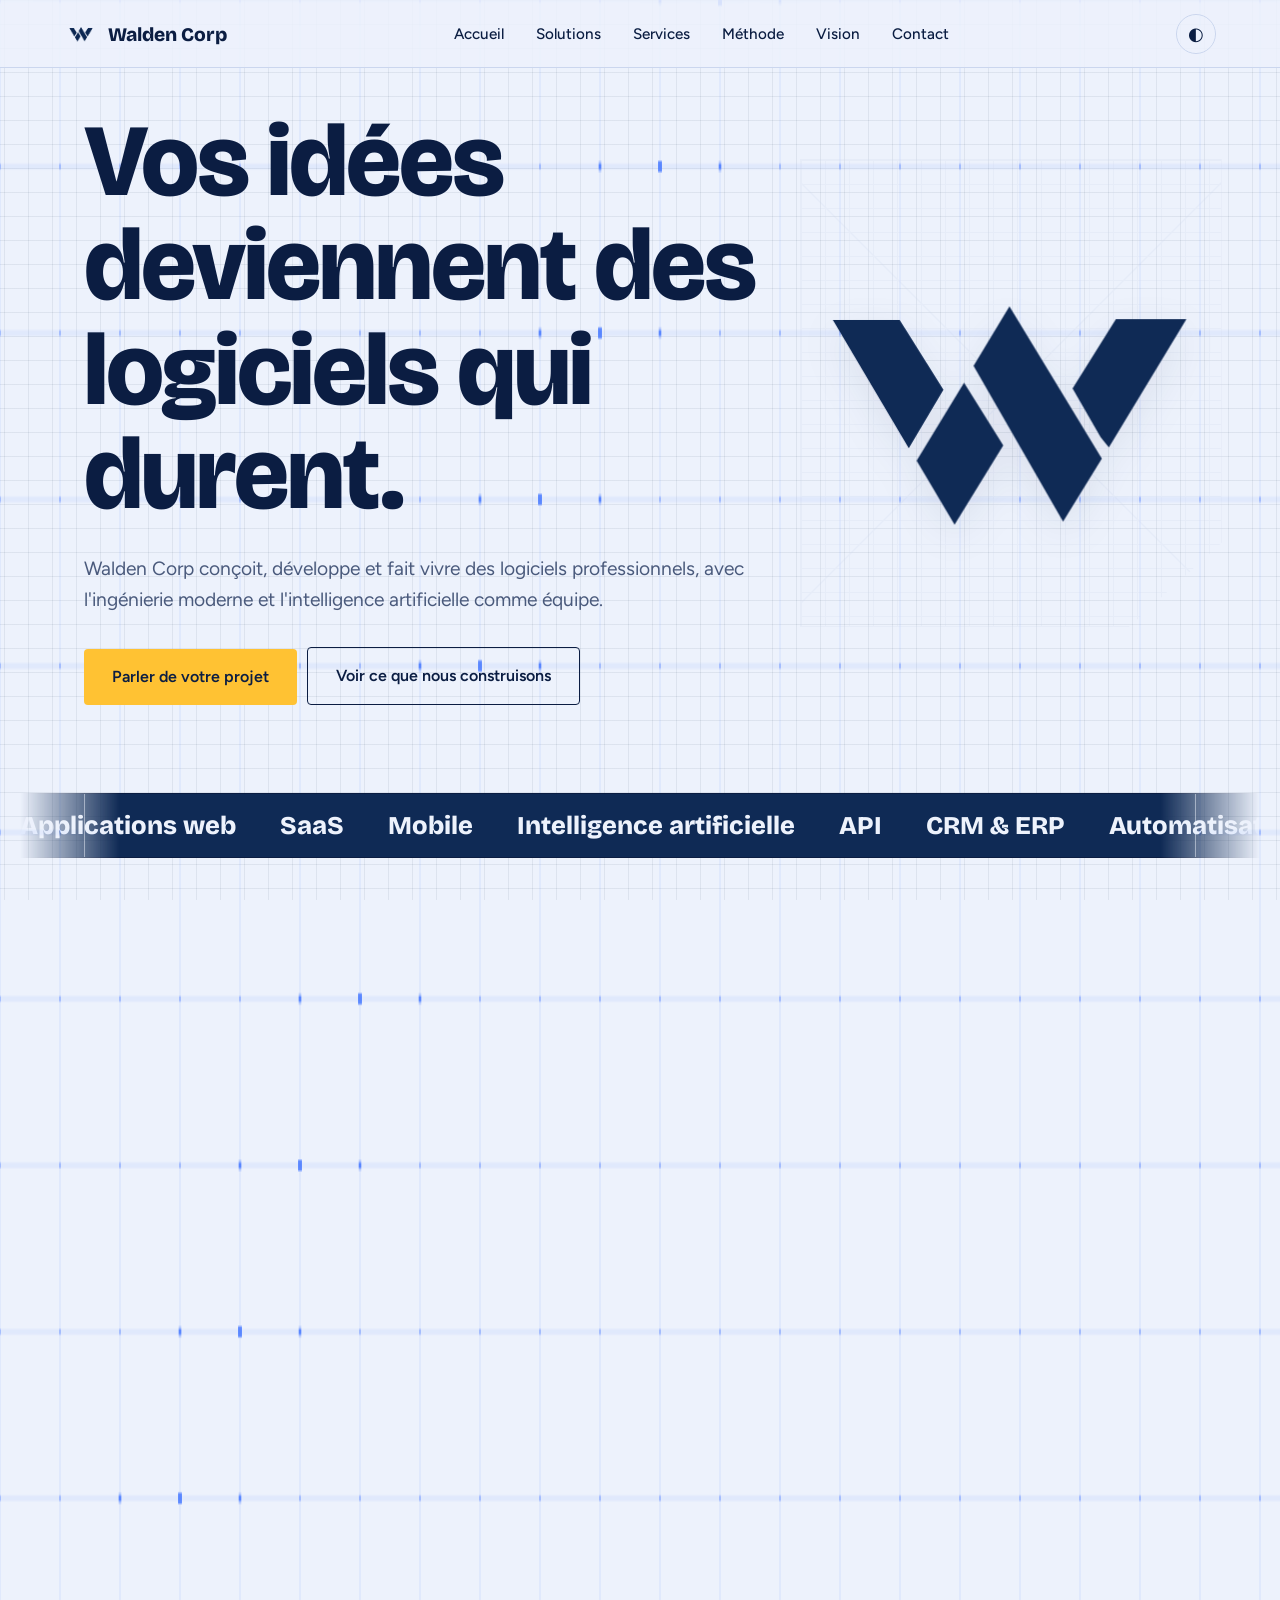
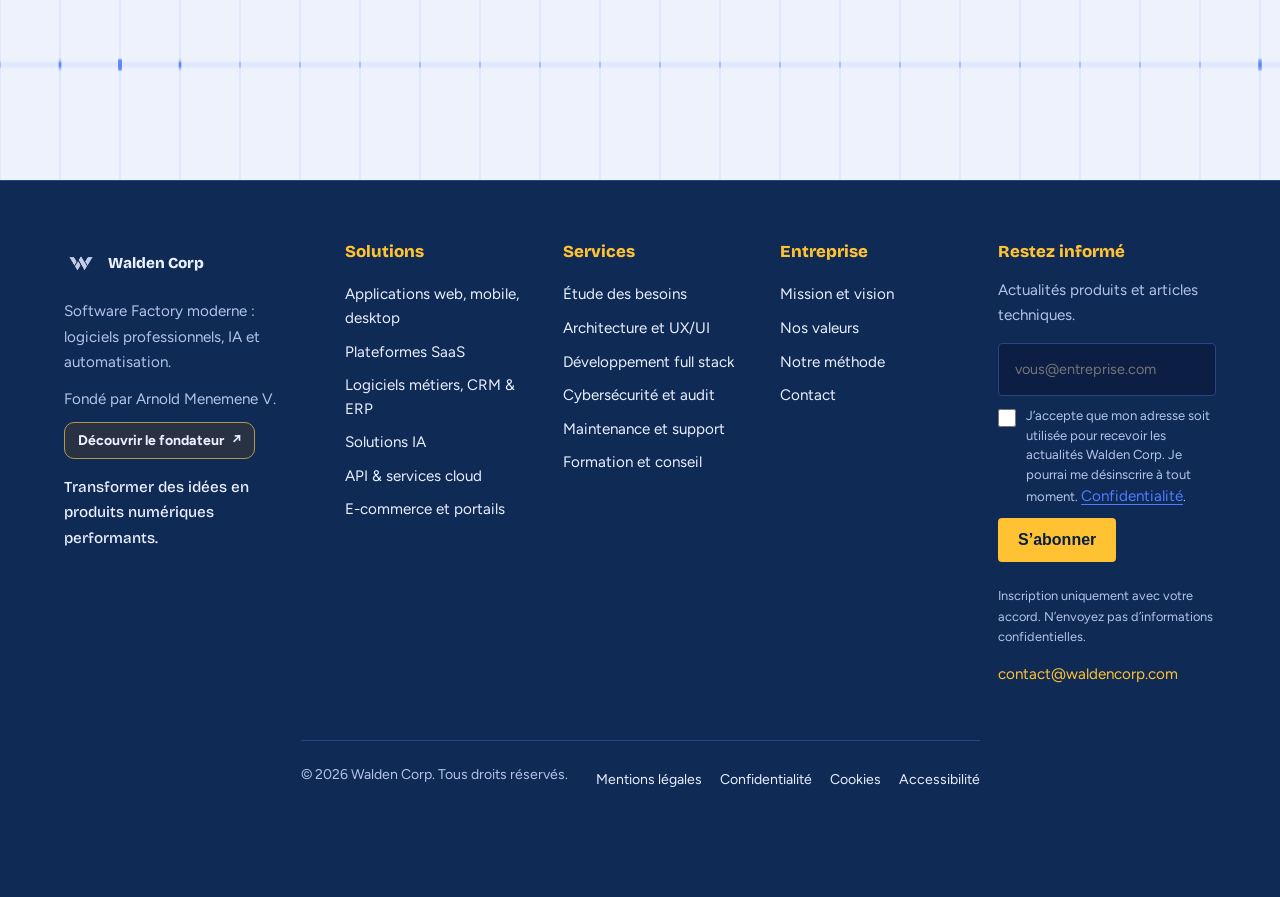
<file: contact/index.html>
<!DOCTYPE html>
<html lang="fr">
<head>
<meta charset="utf-8">
<meta name="viewport" content="width=device-width, initial-scale=1, viewport-fit=cover">
<script>try{const savedTheme=localStorage.getItem('wc-theme');document.documentElement.dataset.theme=(savedTheme==='light'||savedTheme==='dark')?savedTheme:'light'}catch(e){document.documentElement.dataset.theme='light'}</script>
<title>Contact et demande de projet logiciel | Walden Corp</title>
<meta name="description" content="Parlez-nous de votre projet de développement logiciel sur mesure, SaaS, application ou automatisation.">
<meta name="robots" content="index,follow,max-image-preview:large">
<link rel="canonical" href="https://waldencorp.vercel.app/contact/">
<meta name="theme-color" content="#EDF2FC">
<meta property="og:type" content="website">
<meta property="og:site_name" content="Walden Corp">
<meta property="og:title" content="Contact et demande de projet logiciel | Walden Corp">
<meta property="og:description" content="Parlez-nous de votre projet de développement logiciel sur mesure, SaaS, application ou automatisation.">
<meta property="og:url" content="https://waldencorp.vercel.app/contact/">
<meta property="og:locale" content="fr_FR">
<meta name="twitter:card" content="summary">
<meta name="twitter:title" content="Contact et demande de projet logiciel | Walden Corp">
<meta name="twitter:description" content="Parlez-nous de votre projet de développement logiciel sur mesure, SaaS, application ou automatisation.">
<script type="application/ld+json">{"@context":"https://schema.org","@type":"Organization","name":"Walden Corp","url":"https://waldencorp.vercel.app/","description":"Développement logiciel sur mesure, applications et plateformes SaaS."}</script>
<!-- Favicon -->
<link rel="icon" href="/favicon-blue.ico" type="image/x-icon">
<link rel="preconnect" href="https://fonts.googleapis.com">
<link href="https://fonts.googleapis.com/css2?family=Bricolage+Grotesque:opsz,wght@12..96,500;12..96,800&family=Figtree:wght@400;500;600&display=swap" rel="stylesheet">
<style>
:root{--bg:#EDF2FC;--card:#FFFFFF;--ink:#0B1D42;--mut:#4A5A7C;--navy:#0F2A55;--sky:#4C7DFF;--sun:#FFC233;--line:#CBD6EE;--fd:'Bricolage Grotesque',Georgia,serif;--fb:'Figtree',system-ui,sans-serif;
box-sizing:border-box;padding-top:env(safe-area-inset-top,0px);padding-bottom:env(safe-area-inset-bottom,0px)}
@media (prefers-color-scheme:dark){:root:not([data-theme="light"]){--bg:#06112A;--card:#0C1E44;--ink:#EAF0FF;--mut:#9DB0D8;--navy:#8FB0FF;--line:#1B3266}}
:root[data-theme="dark"]{--bg:#06112A;--card:#0C1E44;--ink:#EAF0FF;--mut:#9DB0D8;--navy:#8FB0FF;--line:#1B3266}
html{scroll-padding-top:env(safe-area-inset-top,0px);scroll-behavior:smooth}
*{box-sizing:border-box;margin:0}

/* Transition de dégradé/absorption lors du changement de thème */
body, header, footer, .c, input, select, textarea, nav a, .chips a, .chips span {
  transition: background-color 0.6s ease-in-out, color 0.6s ease-in-out, border-color 0.6s ease-in-out, box-shadow 0.6s ease-in-out;
}

body{background:var(--bg);color:var(--ink);font:400 17px/1.6 var(--fb);overflow-x:hidden}
h1,h2,h3{font-family:var(--fd);font-weight:800;line-height:1.02;letter-spacing:-.02em}
h1{font-size:clamp(2.6rem,8vw,6.4rem)}h2{font-size:clamp(2rem,5vw,3.6rem);margin-bottom:.6em}h3{font-size:1.35rem;line-height:1.15}
p{max-width:62ch;color:var(--mut)}
a{color:inherit}
:focus-visible{outline:3px solid var(--sun);outline-offset:3px;border-radius:6px}
header{position:fixed;top:0;left:0;right:0;z-index:50;display:flex;align-items:center;justify-content:space-between;gap:16px;padding:calc(14px + env(safe-area-inset-top,0px)) 5vw 14px}header::before{content:"";position:absolute;inset:0;z-index:-1;background:color-mix(in srgb,var(--bg) 86%,transparent);backdrop-filter:blur(10px);transition:background-color 0.6s ease-in-out}
.brand{display:flex;align-items:center;gap:10px;font:800 1.2rem var(--fd);text-decoration:none}
.brand img{width:34px;height:auto;display:block}

/* Gestion de la visibilité des logos du header */
header .dark-logo{display:none!important}
header .light-logo{display:block!important}

@media (prefers-color-scheme:dark){
  :root:not([data-theme="light"]) header .light-logo{display:none!important}
  :root:not([data-theme="light"]) header .dark-logo{display:block!important}
}
:root[data-theme="dark"] header .light-logo{display:none!important}
:root[data-theme="dark"] header .dark-logo{display:block!important}
:root[data-theme="light"] header .light-logo{display:block!important}
:root[data-theme="light"] header .dark-logo{display:none!important}

nav{display:flex;gap:4px;flex-wrap:wrap}
nav a{padding:8px 14px;border-radius:99px;text-decoration:none;font-weight:500;font-size:.95rem}
nav a:hover{background:var(--card)}nav a.on{background:var(--navy);color:var(--bg)}
@media(max-width:940px){nav{position:fixed;left:0;right:0;bottom:0;justify-content:center;background:var(--card);padding:10px 8px calc(10px + env(safe-area-inset-bottom,0px));border-top:1px solid var(--line)}nav a{padding:8px 10px;font-size:.82rem}}
.page{display:none;padding:calc(110px + env(safe-area-inset-top,0px)) 5vw 120px;max-width:1240px;margin:auto;min-height:100vh}
.page.on{display:block}

/* Animations d'apparition et de disparition des blocs */
.rv {
  opacity: 0;
  transform: translateY(35px) scale(0.96);
  transition: opacity 0.6s cubic-bezier(0.16, 1, 0.3, 1), transform 0.6s cubic-bezier(0.16, 1, 0.3, 1);
  will-change: opacity, transform;
}
.rv.v {
  opacity: 1;
  transform: translateY(0) scale(1);
}

.btn{display:inline-block;padding:15px 28px;border-radius:99px;background:var(--sun);color:#0B1D42;font-weight:600;text-decoration:none;border:0;cursor:pointer;font-size:1rem;transition:transform .25s,box-shadow .25s, background-color 0.6s ease}
.btn:hover{transform:translateY(-3px) rotate(-1deg);box-shadow:0 10px 0 -2px var(--navy)}
.btn.g{background:transparent;border:2px solid var(--ink);color:var(--ink)}
.hero{display:grid;grid-template-columns:1.3fr .7fr;gap:4vw;align-items:center;min-height:72vh}
@media(max-width:820px){.hero{grid-template-columns:1fr}}
.hero p{font-size:1.2rem;margin:26px 0 32px}
.hl span{display:inline-block;opacity:0;transform:translateY(60%) rotate(4deg);animation:up .8s cubic-bezier(.2,.8,.2,1) forwards}
@keyframes up{to{opacity:1;transform:none}}
.mark{width:100%;max-width:400px;justify-self:center;overflow:visible}
.mark polygon{fill:var(--navy);transition:transform .6s cubic-bezier(.2,.8,.2,1)}
.mark .s{fill:var(--sun)}
.mark polygon{animation:fly 1.4s cubic-bezier(.2,.9,.2,1) both}
.mark polygon:nth-child(1){--x:-160px;--y:-90px}.mark polygon:nth-child(2){--x:-120px;--y:150px}
.mark polygon:nth-child(3){--x:0;--y:-200px}.mark polygon:nth-child(4){--x:180px;--y:-100px}
@keyframes fly{from{transform:translate(var(--x),var(--y)) rotate(25deg);opacity:0}}
.mark:hover polygon:nth-child(2){transform:translateY(-14px)}.mark:hover polygon:nth-child(4){transform:translate(10px,-10px)}
.strip{overflow:hidden;border-block:2px solid var(--ink);margin:70px -5vw;padding:16px 0;background:var(--navy);color:var(--bg)}
.strip div{display:flex;gap:44px;width:max-content;animation:mq 38s linear infinite;font:800 1.6rem var(--fd)}
@keyframes mq{to{transform:translateX(-50%)}}
.grid{display:grid;grid-template-columns:repeat(auto-fit,minmax(250px,1fr));gap:18px}
.c{background:var(--card);border:1px solid var(--line);border-radius:22px;padding:28px}
.c:nth-child(3n+2){border-radius:6px 40px 6px 40px}.c:nth-child(3n){border-radius:40px 6px 40px 6px}
.c p{margin-top:10px;font-size:.98rem}
.c .ic{width:44px;height:44px;border-radius:12px;background:var(--sun);display:grid;place-items:center;font:800 1.1rem var(--fd);color:#0B1D42;margin-bottom:16px}
.split{display:grid;grid-template-columns:1fr 1fr;gap:5vw;align-items:start;margin-top:60px}
@media(max-width:820px){.split{grid-template-columns:1fr}}
.tl{list-style:none;padding:0;border-left:3px solid var(--sky);margin-left:8px}
.tl li{padding:0 0 22px 26px;position:relative;font-weight:500}
.tl li:before{content:"";position:absolute;left:-11px;top:6px;width:19px;height:19px;border-radius:50%;background:var(--sun);border:3px solid var(--bg)}
.tl li b{display:block;font:800 1.1rem var(--fd)}.tl li span{color:var(--mut);font-weight:400;font-size:.95rem}
.chips{display:flex;flex-wrap:wrap;gap:10px}.chips span{padding:9px 18px;border-radius:99px;border:1.5px solid var(--line);background:var(--card);font-weight:500}
.chips span:hover{background:var(--sun);color:#0B1D42;transform:translateY(-3px)}
.big{font:800 clamp(1.6rem,4vw,2.8rem)/1.15 var(--fd);max-width:24ch;margin:0 0 40px}
form{display:grid;gap:14px;max-width:560px}
label{font-weight:600;font-size:.95rem}
input,select,textarea{width:100%;padding:14px 16px;border-radius:14px;border:1.5px solid var(--line);background:var(--card);color:var(--ink);font:inherit;margin-top:6px}
input:focus,select:focus,textarea:focus{border-color:var(--sky);outline:0;box-shadow:0 0 0 4px color-mix(in srgb,var(--sky) 30%,transparent)}
#ok{display:none;padding:16px;border-radius:14px;background:var(--sun);color:#0B1D42;font-weight:600}
footer{margin-top:90px;padding-top:30px;border-top:1px solid var(--line);display:flex;justify-content:space-between;flex-wrap:wrap;gap:12px;font-size:.9rem;color:var(--mut)}

/* Pied de page */
.ft{background:var(--navy);color:#EAF0FF;padding:60px 5vw calc(130px + env(safe-area-inset-bottom,0px));margin-top:60px;--card:#0C1E44;--line:#2A4585;--ink:#EAF0FF;--mut:#B4C4E8}
[data-theme="dark"] .ft,:root:not([data-theme="light"]) .ft{--navy:#0A1A3C}
.fg{max-width:1240px;margin:auto;display:grid;grid-template-columns:1.4fr 1fr 1fr .8fr 1.2fr;gap:36px}
@media(max-width:980px){.fg{grid-template-columns:1fr 1fr}.fb,.fn{grid-column:1/-1}}
.ft h4{font:800 1.05rem var(--fd);margin-bottom:14px;color:var(--sun)}
.ft a{display:block;text-decoration:none;padding:4px 0;color:#EAF0FF;font-size:.95rem}
.ft a:hover{color:var(--sun)}.ft .brand{display:flex}.ft p{color:#B4C4E8;font-size:.95rem}
.ft p a{display:inline;color:var(--sun)}.fq{font-family:var(--fd);font-weight:500;margin-top:8px;color:#EAF0FF!important}
.fn form{display:flex;gap:8px;margin-top:12px;flex-wrap:wrap}.fn input{flex:1;min-width:150px;margin:0}.fn .btn{padding:12px 20px}
.sr{position:absolute;left:-9999px}
.fl{max-width:1240px;margin:40px auto 0;padding-top:22px;border-top:1px solid #2A4585;display:flex;justify-content:space-between;flex-wrap:wrap;gap:12px;font-size:.88rem;color:#B4C4E8}
.fl a{display:inline;margin-left:16px;font-size:.88rem}
.lg h2{font-size:1.5rem;margin:34px 0 8px}.lg p{margin-bottom:8px}

body{font-size:1.0625rem}
main,.ft{position:relative;z-index:1}
#bg{position:fixed;inset:0;width:100%;height:100%;z-index:0;pointer-events:none}
.brand img{transition:transform .3s ease}
.brand:hover img{transform:scale(1.1) rotate(-5deg)}
.mk{justify-self:center;width:100%;max-width:400px;transform:perspective(800px) rotateY(calc(var(--mx,0)*14deg)) rotateX(calc(var(--my,0)*-14deg));transition:transform .25s ease-out}
.mk .mark{display:block;max-width:none;animation:bob 6s ease-in-out 1.6s infinite}
.mark .s{fill:var(--navy);animation:fly 1.4s cubic-bezier(.2,.9,.2,1) both,glow 3.2s ease-in-out 1.6s infinite}
@keyframes bob{50%{transform:translateY(-10px)}}
@keyframes glow{50%{filter:drop-shadow(0 0 14px rgba(255,194,51,.9))}}
.hero{min-height:min(62vh,620px)}
.strip{background:var(--navy);border-block:2px solid var(--ink);color:var(--bg);display:block;margin:70px -5vw 56px;padding:16px 0;-webkit-mask:linear-gradient(90deg,transparent,#000 8%,#000 92%,transparent);mask:linear-gradient(90deg,transparent,#000 8%,#000 92%,transparent)}
.strip div{font-size:clamp(1.15rem,3.2vw,1.6rem)}
.strip a{color:inherit;text-decoration:none;white-space:nowrap;padding:0;background:none;transition:color .2s}
.strip a:hover,.strip a.on{color:var(--ink);background:none}
.strip:hover div{animation-play-state:paused}
.chips a{display:inline-block;padding:9px 18px;border-radius:99px;border:1.5px solid var(--line);background:var(--card);font-weight:500;text-decoration:none}
.chips a:hover{background:var(--sun);color:#0B1D42;transform:translateY(-3px)}
.chips span:hover{background:var(--card);color:var(--ink);transform:none}
[id]{scroll-margin-top:120px}
.hit{animation:hit 1.6s}
@keyframes hit{30%{box-shadow:0 0 0 6px var(--sun)}}
.er{padding-top:4vh}.er .mk{max-width:130px;margin:0 0 10px;justify-self:start}
.n404{font:800 clamp(5.5rem,24vw,15rem)/.9 var(--fd);color:transparent;-webkit-text-stroke:2px var(--navy);animation:gl 4s infinite;margin-bottom:10px}
@keyframes gl{0%,92%,100%{transform:none}94%{transform:translate(-6px,2px) skewX(6deg)}96%{transform:translate(6px,-2px)}}
.fc{font-size:.8rem!important;margin-top:10px}#nls{color:var(--sun)!important;font-weight:600;margin-top:8px}

/* responsive */
h1{font-size:clamp(2.1rem,8vw,6.4rem);overflow-wrap:break-word;hyphens:auto}
.grid{grid-template-columns:repeat(auto-fit,minmax(min(250px,100%),1fr))}
.page{min-height:100dvh;padding-left:max(5vw,env(safe-area-inset-left));padding-right:max(5vw,env(safe-area-inset-right))}
header{padding-left:max(5vw,env(safe-area-inset-left));padding-right:max(5vw,env(safe-area-inset-right))}
.btn{min-height:46px;margin:0 6px 10px 0}
.tg{flex:none}
@media(min-width:1700px){html{font-size:112%}.page,.fg,.fl{max-width:1500px}}
@media(min-width:2400px){html{font-size:135%}.page,.fg,.fl{max-width:1900px}}
@media(max-width:940px){nav{flex-wrap:nowrap;overflow-x:auto;justify-content:safe center;gap:2px;scrollbar-width:none}nav a{flex:0 0 auto;min-height:44px;display:flex;align-items:center}.page{padding-bottom:130px}}
@media(max-width:820px){.hero{min-height:auto;gap:24px}.hero .mk{order:-1;max-width:170px;justify-self:start}}
@media(max-width:560px){.fg{grid-template-columns:1fr}.fl{flex-direction:column}.fl a{margin:0 14px 0 0}.hero .btn,.er .btn{display:block;text-align:center;margin-right:0}.c{padding:22px}.chips a,.chips span{font-size:.9rem;padding:8px 14px}.brand{font-size:1.05rem}.brand img{width:28px}.hero p{font-size:1.05rem}}
@media(max-width:360px){body{font-size:1rem}.page{padding-top:96px}}
@media(max-height:480px) and (orientation:landscape){.page{padding-top:80px}.hero{min-height:auto}.mk{max-width:120px}}
@media(pointer:coarse){.ft a{padding:10px 0;min-height:44px}.btn:hover{transform:none;box-shadow:none}}
/* transition : quatre éclats du W balayent l'écran */
#cur{position:fixed;inset:0;z-index:90;pointer-events:none;display:flex;overflow:hidden}
#cur i{flex:1;min-width:0;background:var(--navy);transform:translateY(-101%);transition:transform .42s cubic-bezier(.7,0,.2,1)}
#cur i:nth-child(2){background:var(--sky);transition-delay:.07s}#cur i:nth-child(3){background:var(--sun);transition-delay:.14s}#cur i:nth-child(4){transition-delay:.21s}
#cur.in i{transform:translateY(0)}#cur.out i{transform:translateY(101%)}
.tg{background:0;border:1.5px solid var(--line);color:var(--ink);border-radius:99px;width:40px;height:40px;cursor:pointer;font-size:1.1rem}

@media(prefers-reduced-motion:reduce){*{animation:none!important;transition:none!important}.rv,.hl span{opacity:1;transform:none}}
.md{position:fixed;inset:0;z-index:120;display:grid;place-items:center;padding:20px;background:rgba(6,17,42,.6);backdrop-filter:blur(6px);opacity:0;transition:opacity .25s}.md[hidden]{display:none}.md.o{opacity:1}
.mb{background:var(--card);color:var(--ink);border:1px solid var(--line);border-radius:28px 6px 28px 6px;padding:34px 30px;max-width:440px;width:100%;text-align:center;transform:translateY(24px) scale(.94);transition:transform .35s cubic-bezier(.3,1.5,.5,1)}.md.o .mb{transform:none}
.mb svg{width:72px;height:72px;margin-bottom:14px}.mb circle{fill:var(--sun)}.mb path{fill:none;stroke:#0B1D42;stroke-width:5;stroke-linecap:round;stroke-linejoin:round;stroke-dasharray:40;stroke-dashoffset:40}.md.o .mb path{animation:ck .5s .25s forwards}@keyframes ck{to{stroke-dashoffset:0}}
.mb p{margin:10px auto 24px}

/* Footer responsive refinements — original themes and animations preserved */
.ft{padding:clamp(34px,5vw,60px) clamp(16px,4vw,56px) calc(28px + env(safe-area-inset-bottom,0px));overflow-wrap:anywhere}
.fg{grid-template-columns:minmax(0,1.35fr) repeat(3,minmax(0,1fr)) minmax(0,1.2fr);gap:clamp(16px,2.4vw,34px);align-items:start}
.fg>*{min-width:0}.ft a,.fl a{overflow-wrap:anywhere;word-break:normal}
.fn form{min-width:0;display:flex;flex-wrap:wrap;gap:8px}.fn input{flex:1 1 140px;min-width:0;width:100%}.fn button{min-height:44px}
.fl{gap:12px 24px;align-items:flex-start}.fl>span{min-width:0;max-width:100%;overflow-wrap:anywhere}.fl>span:last-child{display:flex;flex-wrap:wrap;gap:4px 16px}
@media(max-width:1100px){.fg{grid-template-columns:repeat(2,minmax(0,1fr));gap:26px 22px}.fb,.fn{grid-column:1/-1}}
@media(max-width:680px){.ft{padding:32px 18px calc(24px + env(safe-area-inset-bottom,0px));margin-top:40px}.fg{grid-template-columns:minmax(0,1fr);gap:22px}.fb,.fn{grid-column:auto}.ft a{min-height:44px;padding:10px 0}.fn form{display:grid;grid-template-columns:minmax(0,1fr)}.fn input,.fn button{width:100%;min-width:0;min-height:48px}.fl{margin-top:24px;flex-direction:column;gap:12px}.fl>span:last-child{display:grid;grid-template-columns:repeat(2,minmax(0,1fr));width:100%;gap:6px 16px}.fl a{min-height:44px;padding:10px 0}.hero .btn,.er .btn{width:100%;text-align:center;margin-right:0}}
@media(max-width:360px){.ft{padding-left:14px;padding-right:14px}.fl>span:last-child{grid-template-columns:minmax(0,1fr)}}
@media(max-height:520px) and (orientation:landscape) and (max-width:940px){.ft{padding-top:26px}.fg{grid-template-columns:repeat(2,minmax(0,1fr))}.fb,.fn{grid-column:1/-1}}
@media(max-width:760px){header{flex-wrap:wrap;gap:8px}nav{order:3;flex:1 0 100%;width:100%;max-width:100%;overflow-x:auto;flex-wrap:nowrap;justify-content:flex-start;scrollbar-width:none;overscroll-behavior-x:contain}nav::-webkit-scrollbar{display:none}nav a{flex:0 0 auto;white-space:nowrap}}
@media(max-width:420px){nav a{font-size:.8rem;padding:8px 9px}.tg{min-width:44px;min-height:44px}}


/* Contact redesign + responsive polish */
.accent-word{color:var(--sky)}.contact-shell{display:grid;grid-template-columns:minmax(0,1fr) minmax(320px,.88fr);gap:clamp(24px,5vw,76px);align-items:center;padding:clamp(22px,4vw,58px);border:1px solid var(--line);border-radius:30px 8px 30px 8px;background:color-mix(in srgb,var(--card) 82%,var(--bg));box-shadow:0 24px 70px color-mix(in srgb,var(--navy) 9%,transparent);overflow:hidden}.contact-intro{min-width:0}.eyebrow{display:inline-flex;align-items:center;gap:9px;color:var(--sky);font-size:.82rem;font-weight:700;letter-spacing:.09em;text-transform:uppercase;margin-bottom:22px}.eyebrow svg{width:18px;height:18px;fill:none;stroke:currentColor;stroke-width:1.8}.contact-intro h1{font-size:clamp(2.5rem,5.4vw,5rem);line-height:1.03}.contact-lead{font-size:1.08rem;margin:22px 0 24px;max-width:46ch}.contact-points{display:grid;gap:15px}.contact-points>div{display:flex;align-items:center;gap:12px}.point-icon,.form-icon{display:grid;place-items:center;flex:0 0 44px;width:44px;height:44px;border-radius:14px;background:color-mix(in srgb,var(--sky) 14%,var(--card));color:var(--sky)}.point-icon svg,.form-icon svg{width:22px;height:22px;fill:none;stroke:currentColor;stroke-width:1.7;stroke-linecap:round;stroke-linejoin:round}.contact-points b,.contact-points small{display:block}.contact-points b{font-size:.96rem}.contact-points small{color:var(--mut);font-size:.87rem}.contact-art{position:relative;max-width:360px;margin:24px auto 0;width:100%;padding:12px}.contact-art svg{position:relative;z-index:1;width:100%;overflow:visible}.art-path{fill:none;stroke:var(--line);stroke-width:3;stroke-dasharray:6 8}.art-plane{fill:var(--sun);stroke:var(--navy);stroke-width:5;stroke-linejoin:round;filter:drop-shadow(0 14px 10px color-mix(in srgb,var(--navy) 14%,transparent));animation:plane-float 5s ease-in-out infinite}.art-plane-line{fill:none;stroke:var(--navy);stroke-width:4;stroke-linecap:round;stroke-linejoin:round}.art-dot{fill:var(--sky);animation:dot-pulse 2.6s ease-in-out infinite}.art-orbit{position:absolute;border:1px solid var(--line);border-radius:50%;inset:14% 9%;transform:rotate(-18deg)}.orbit-two{inset:22% 1%;transform:rotate(24deg);border-style:dashed}.art-note{display:block;text-align:center;color:var(--mut);font-size:.85rem;font-weight:600}.contact-form-card{min-width:0;padding:clamp(20px,3vw,34px);border:1px solid var(--line);border-radius:24px 6px 24px 6px;background:var(--card);box-shadow:0 18px 45px color-mix(in srgb,var(--navy) 8%,transparent)}.form-heading{display:flex;align-items:center;gap:13px;margin-bottom:22px}.form-heading h2{font-size:clamp(1.45rem,2.6vw,2rem);margin:0 0 4px}.form-heading p{font-size:.84rem;margin:0}.contact-form-card form{max-width:none;gap:16px}.contact-form-card label{display:block;font-size:.9rem}.contact-form-card label>span:first-child:not(.field-wrap){color:var(--sky)}.field-wrap{position:relative;display:flex;align-items:center;margin-top:7px}.field-wrap>svg{position:absolute;left:14px;z-index:1;width:19px;height:19px;fill:none;stroke:var(--mut);stroke-width:1.7;stroke-linecap:round;stroke-linejoin:round;pointer-events:none}.contact-form-card input,.contact-form-card select,.contact-form-card textarea{margin:0;border-radius:12px;border:1px solid var(--line);background:var(--bg);padding:13px 14px;color:var(--ink);font-size:.95rem;min-width:0}.contact-form-card .field-wrap input,.contact-form-card .field-wrap select{padding-left:43px}.contact-form-card textarea{resize:vertical;min-height:132px}.contact-form-card input::placeholder,.contact-form-card textarea::placeholder{color:var(--mut);opacity:.8}.contact-form-card input:focus,.contact-form-card select:focus,.contact-form-card textarea:focus{border-color:var(--sky);box-shadow:0 0 0 4px color-mix(in srgb,var(--sky) 16%,transparent)}.contact-submit{display:flex;align-items:center;justify-content:center;gap:12px;width:100%;margin:0;border-radius:12px;background:var(--sun);padding:14px 20px}.contact-submit svg,.actions svg{width:19px;height:19px;fill:none;stroke:currentColor;stroke-width:1.8;stroke-linecap:round;stroke-linejoin:round}.contact-submit:hover{box-shadow:0 8px 0 -3px var(--navy)}.form-privacy{display:flex;gap:8px;align-items:flex-start;font-size:.78rem;margin:0;max-width:none}.form-privacy svg{width:16px;height:16px;flex:0 0 16px;fill:none;stroke:var(--mut);stroke-width:1.7;margin-top:3px}.error-hero{display:grid;grid-template-columns:minmax(0,1.05fr) minmax(280px,.95fr);gap:clamp(28px,6vw,90px);align-items:center;padding:clamp(22px,4vw,60px);border:1px solid var(--line);border-radius:30px 8px 30px 8px;background:var(--card);overflow:hidden;position:relative}.error-copy{min-width:0;position:relative;z-index:2}.status-dot{width:8px;height:8px;border-radius:50%;background:var(--sun);box-shadow:0 0 0 5px color-mix(in srgb,var(--sun) 20%,transparent)}.error-title-row{display:flex;align-items:center;gap:clamp(10px,2vw,24px);margin:4px 0 18px}.n404{font:800 clamp(5rem,12vw,10rem)/.82 var(--fd);letter-spacing:-.08em;color:transparent;-webkit-text-stroke:2px var(--navy);margin:0;white-space:nowrap;animation:gl 4s infinite}.n404 span{color:var(--sun);-webkit-text-stroke:0}.error-logo{width:clamp(66px,9vw,120px);flex:0 0 auto;transform:rotate(5deg);animation:logo-float 5s ease-in-out infinite}.error-logo svg{width:100%;height:auto;overflow:visible}.error-logo polygon{fill:var(--navy)}.error-logo polygon.s{fill:var(--sun)}.error-copy h1{font-size:clamp(2rem,4vw,3.7rem);line-height:1.04;max-width:15ch}.error-description{font-size:1.08rem;margin:18px 0 28px;max-width:45ch}.actions{display:flex;flex-wrap:wrap;gap:10px}.actions .btn{display:inline-flex;align-items:center;justify-content:center;gap:9px}.error-visual{position:relative;min-width:0;min-height:300px;display:grid;place-items:center;border-radius:22px 6px 22px 6px;background:color-mix(in srgb,var(--bg) 85%,var(--sky) 15%);overflow:hidden}.visual-grid{position:absolute;inset:0;background-image:linear-gradient(color-mix(in srgb,var(--sky) 12%,transparent) 1px,transparent 1px),linear-gradient(90deg,color-mix(in srgb,var(--sky) 12%,transparent) 1px,transparent 1px);background-size:24px 24px;mask-image:radial-gradient(ellipse,black,transparent 75%)}.error-visual svg{width:min(100%,390px);position:relative;overflow:visible}.wire{fill:none;stroke:var(--navy);stroke-width:5;stroke-linecap:round;stroke-dasharray:9 7}.plug rect{fill:var(--card);stroke:var(--navy);stroke-width:5}.plug path{fill:none;stroke:var(--navy);stroke-width:6;stroke-linecap:round}.plug-a{animation:plug-float 4s ease-in-out infinite}.plug-b{animation:plug-float 4s ease-in-out -2s infinite}.plug-b rect{fill:var(--sun)}.spark{fill:var(--sky)}.spark-line{fill:none;stroke:var(--sky);stroke-width:4;stroke-linecap:round}.visual-caption{position:absolute;bottom:16px;left:12px;right:12px;text-align:center;font-size:.8rem;font-weight:600;color:var(--mut)}
@keyframes plane-float{50%{transform:translateY(-8px) rotate(-2deg)}}@keyframes dot-pulse{50%{opacity:.4;transform:scale(.8)}}@keyframes logo-float{50%{transform:translateY(-8px) rotate(-1deg)}}@keyframes plug-float{50%{transform:translateY(-7px) rotate(-2deg)}}
@media(max-width:900px){.contact-shell{grid-template-columns:minmax(0,1fr) minmax(0,1fr);gap:24px;padding:clamp(18px,3vw,32px)}.contact-art{max-width:280px}.error-hero{grid-template-columns:minmax(0,1fr);gap:26px}.error-visual{min-height:250px}.error-visual svg{max-width:330px}.n404{font-size:clamp(5.5rem,18vw,9rem)}}
@media(max-width:650px){.contact-shell{grid-template-columns:minmax(0,1fr);padding:18px;gap:22px;border-radius:22px 6px 22px 6px}.contact-intro h1{font-size:clamp(2.35rem,10vw,3.7rem)}.contact-art{max-width:250px;margin:12px auto 0}.contact-form-card{padding:20px 16px}.contact-points{gap:12px}.error-hero{padding:22px 18px;gap:22px}.error-title-row{gap:12px}.n404{font-size:clamp(5rem,25vw,8rem);-webkit-text-stroke-width:1.5px}.error-logo{width:clamp(56px,18vw,90px)}.error-copy h1{font-size:clamp(2rem,8vw,3rem)}.error-visual{min-height:220px}.actions{display:grid;grid-template-columns:minmax(0,1fr)}.actions .btn{width:100%;margin:0}}
@media(max-width:360px){.contact-shell{padding:12px}.contact-form-card{padding:17px 12px}.contact-form-card input,.contact-form-card select,.contact-form-card textarea{font-size:16px}.error-title-row{gap:8px}.n404{font-size:4.5rem}.error-logo{width:52px}.error-visual{min-height:185px}}
@media(prefers-reduced-motion:reduce){.art-plane,.art-dot,.error-logo,.plug-a,.plug-b{animation:none!important}}


/* Footer responsive — spacing controlled independently by row and column */
.ft{padding:clamp(34px,5vw,60px) clamp(18px,5vw,5vw) calc(100px + env(safe-area-inset-bottom,0px))}
.fg{column-gap:clamp(22px,3vw,36px);row-gap:clamp(30px,4vw,44px);align-items:start}
.fg>div{min-width:0}
.ft h4{margin:0 0 16px;line-height:1.25}
.ft a{line-height:1.55;padding:5px 0;overflow-wrap:anywhere}
.ft .fb .brand{margin-bottom:4px}
.ft .fb p{line-height:1.65}
.ft .fb p+p{margin-top:12px!important}
.ft .fq{margin-top:16px!important}
.fn>p{line-height:1.6}
.fn form{gap:10px;margin-top:16px}
.fn .fc{line-height:1.6;margin-top:14px}
.fl{align-items:flex-start;gap:16px 28px;margin-top:clamp(30px,4vw,42px);padding-top:22px;line-height:1.7}
.fl>span{min-width:0}
.fl>span:last-child{display:flex;flex-wrap:wrap;gap:8px 18px}
.fl a{margin:0;line-height:1.7}
@media(max-width:980px){
 .fg{grid-template-columns:repeat(2,minmax(0,1fr));column-gap:clamp(18px,4vw,32px);row-gap:34px}
 .fg .fb,.fg .fn{grid-column:1/-1}
 .fg .fb{max-width:620px}
 .fg .fn{max-width:680px;width:100%}
 .fl{margin-top:34px}
}
@media(max-width:620px){
 .ft{margin-top:38px;padding:34px 20px calc(94px + env(safe-area-inset-bottom,0px))}
 .fg{grid-template-columns:minmax(0,1fr);row-gap:28px}
 .fg .fb,.fg .fn{grid-column:auto}
 .fg>div:not(.fb):not(.fn){padding-top:20px;border-top:1px solid color-mix(in srgb,#B4C4E8 24%,transparent)}
 .ft h4{margin-bottom:12px}
 .ft a{padding:6px 0;font-size:.96rem}
 .fg .fb .brand{margin-bottom:10px}
 .fg .fb p+p{margin-top:12px!important}
 .fg .fq{margin-top:16px!important}
 .fn form{display:grid;grid-template-columns:minmax(0,1fr);gap:10px}
 .fn input,.fn .btn{width:100%;min-width:0}
 .fl{display:flex;flex-direction:column;align-items:stretch;gap:18px;margin-top:28px;padding-top:20px}
 .fl>span{display:block}
 .fl>span:last-child{display:flex;flex-direction:column;align-items:flex-start;gap:8px}
 .fl a{display:inline-block;padding:2px 0}
}
@media(max-width:360px){
 .ft{padding-left:15px;padding-right:15px}
 .fg{row-gap:24px}
 .fg>div:not(.fb):not(.fn){padding-top:17px}
 .ft a{font-size:.93rem}
}


/* Founder page — isolated component styles */
.founder-link{display:inline-flex!important;align-items:center;gap:8px;margin-top:10px;padding:9px 13px!important;border:1px solid color-mix(in srgb,var(--sun) 65%,var(--line));border-radius:10px;background:color-mix(in srgb,var(--sun) 12%,var(--card));color:var(--ink)!important;font-size:.88rem!important;font-weight:700;text-decoration:none;line-height:1.25!important;transition:transform .2s ease,border-color .2s ease,background .2s ease}.founder-link:hover{transform:translateY(-2px);border-color:var(--sun);background:color-mix(in srgb,var(--sun) 22%,var(--card))}
.founder-shell{display:grid;grid-template-columns:minmax(0,1.08fr) minmax(280px,.92fr);gap:clamp(26px,5vw,70px);align-items:center;padding:clamp(20px,4vw,52px);border:1px solid var(--line);border-radius:30px 8px 30px 8px;background:var(--card);box-shadow:0 24px 70px color-mix(in srgb,var(--navy) 8%,transparent);overflow:hidden}
.founder-copy{min-width:0}.founder-copy .eyebrow,.founder-section-heading .eyebrow,.founder-vision .eyebrow,.founder-final-cta .eyebrow{margin-bottom:18px}.founder-status{width:8px;height:8px;border-radius:50%;background:var(--sun);box-shadow:0 0 0 5px color-mix(in srgb,var(--sun) 20%,transparent)}.founder-copy h1{font-size:clamp(2.5rem,5.2vw,5rem);line-height:1.02;max-width:12ch}.founder-highlight{color:var(--sky)}.founder-lead{font-size:clamp(1rem,1.7vw,1.15rem);margin:24px 0 28px;max-width:54ch}.founder-actions{display:flex;flex-wrap:wrap;gap:10px}.founder-actions .btn,.founder-final-cta .btn{display:inline-flex;align-items:center;justify-content:center;gap:10px}.founder-actions svg,.founder-final-cta svg{width:18px;height:18px;fill:none;stroke:currentColor;stroke-width:1.8;stroke-linecap:round;stroke-linejoin:round}
.founder-principles{display:grid;grid-template-columns:repeat(3,minmax(0,1fr));gap:12px;margin-top:34px;padding-top:22px;border-top:1px solid var(--line)}.founder-principles div{min-width:0}.founder-principles b,.founder-principles span{display:block}.founder-principles b{font-size:.94rem}.founder-principles span{font-size:.8rem;color:var(--mut);line-height:1.45;margin-top:4px}
.founder-art-card{position:relative;min-width:0;max-width:480px;width:100%;justify-self:center;border:1px solid var(--line);border-radius:24px 6px 24px 6px;background:color-mix(in srgb,var(--bg) 88%,var(--sky) 12%);overflow:hidden;padding:18px 18px 14px}.founder-art-card:before{content:"";position:absolute;inset:0;background-image:linear-gradient(color-mix(in srgb,var(--sky) 10%,transparent) 1px,transparent 1px),linear-gradient(90deg,color-mix(in srgb,var(--sky) 10%,transparent) 1px,transparent 1px);background-size:24px 24px;mask-image:radial-gradient(ellipse,black,transparent 78%)}.founder-art-label{position:relative;z-index:1;display:flex;justify-content:space-between;align-items:center;color:var(--mut);font-size:.68rem;font-weight:700;letter-spacing:.12em}.founder-art-label span:first-child{display:grid;place-items:center;width:32px;height:32px;background:var(--navy);color:var(--bg);border-radius:9px;font-size:.9rem;letter-spacing:0}.founder-illustration{position:relative;display:block;width:100%;height:auto;max-height:420px}.founder-orbit{fill:none;stroke:var(--line);stroke-width:1.5}.orbit-dashed{stroke-dasharray:5 8}.founder-spark{fill:none;stroke:var(--sky);stroke-width:4;stroke-linecap:round;stroke-linejoin:round}.founder-float-card{fill:var(--card);stroke:var(--line);stroke-width:2}.founder-card-line{fill:none;stroke:var(--mut);stroke-width:3;stroke-linecap:round}.founder-sun{fill:var(--sun)}.founder-body{stroke:var(--navy);stroke-width:3;stroke-linejoin:round}.founder-shirt{fill:var(--card);stroke:var(--navy);stroke-width:2}.founder-face{fill:#D8A78B;stroke:var(--navy);stroke-width:3}.founder-hair{fill:var(--navy);stroke:var(--navy);stroke-width:3;stroke-linejoin:round}.founder-face-detail{fill:none;stroke:var(--navy);stroke-width:3;stroke-linecap:round}.founder-collar{fill:var(--sun);stroke:var(--navy);stroke-width:2;stroke-linejoin:round}.founder-blue-dot{fill:var(--sky)}.founder-art-caption{position:relative;display:flex;align-items:center;gap:12px;padding:12px 10px 2px;border-top:1px solid var(--line)}.founder-caption-mark{display:grid;place-items:center;width:42px;height:42px;flex:0 0 42px;border-radius:12px;background:var(--sun);color:var(--navy);font:800 1rem var(--fd)}.founder-art-caption b,.founder-art-caption small{display:block}.founder-art-caption b{font-size:.9rem}.founder-art-caption small{font-size:.8rem;color:var(--mut);margin-top:2px}
.founder-lower{margin-top:clamp(58px,8vw,100px)}.founder-section-heading{max-width:760px;margin-bottom:30px}.founder-section-heading h2,.founder-vision h2,.founder-final-cta h2{font-size:clamp(2rem,4vw,3.7rem);line-height:1.05}.founder-section-heading p{margin-top:18px;font-size:1.04rem}.founder-skill-grid{display:grid;grid-template-columns:repeat(4,minmax(0,1fr));gap:14px}.founder-skill{min-width:0;padding:clamp(18px,2.2vw,26px);border:1px solid var(--line);border-radius:18px 5px 18px 5px;background:var(--card);transition:transform .25s ease,border-color .25s ease}.founder-skill:hover{transform:translateY(-4px);border-color:var(--sky)}.founder-skill-icon{display:grid;place-items:center;width:46px;height:46px;border-radius:14px;background:color-mix(in srgb,var(--sky) 13%,var(--card));color:var(--sky);margin-bottom:22px}.founder-skill-icon svg{width:24px;height:24px;fill:none;stroke:currentColor;stroke-width:1.7;stroke-linecap:round;stroke-linejoin:round}.founder-skill h3{font-size:1.13rem;line-height:1.2;margin-bottom:12px}.founder-skill p{font-size:.91rem;line-height:1.65}.founder-tag{display:inline-flex;margin-top:18px;padding:5px 9px;border-radius:6px;background:color-mix(in srgb,var(--sun) 18%,var(--card));color:var(--ink);font-size:.72rem;font-weight:700}
.founder-vision{display:grid;grid-template-columns:minmax(0,1fr) minmax(0,1fr);gap:clamp(24px,6vw,80px);align-items:start;margin-top:clamp(60px,8vw,100px);padding:clamp(24px,4vw,48px);border-radius:26px 6px 26px 6px;background:var(--navy);color:var(--bg)}.founder-vision p{color:color-mix(in srgb,var(--bg) 78%,var(--navy));margin-bottom:16px}.founder-vision .eyebrow{color:var(--sun)}.founder-vision .founder-highlight{color:var(--sun)}.founder-text-link{display:inline-flex;gap:10px;align-items:center;margin-top:10px;color:var(--sun);font-weight:700;text-decoration:none}.founder-text-link span{font-size:1.3rem;transition:transform .2s}.founder-text-link:hover span{transform:translateX(4px)}
.founder-final-cta{display:flex;align-items:center;justify-content:space-between;gap:28px;margin-top:clamp(46px,7vw,82px);padding:clamp(22px,4vw,42px);border:1px solid var(--line);border-radius:24px 6px 24px 6px;background:var(--card)}.founder-final-cta h2{max-width:18ch}.founder-final-cta .eyebrow{display:inline-flex}
@media(max-width:1000px){.founder-shell{grid-template-columns:minmax(0,1fr) minmax(250px,.8fr);gap:24px}.founder-skill-grid{grid-template-columns:repeat(2,minmax(0,1fr))}.founder-copy h1{font-size:clamp(2.6rem,6vw,4.4rem)}}
@media(max-width:720px){.founder-shell{grid-template-columns:minmax(0,1fr);padding:clamp(18px,4vw,30px)}.founder-copy h1{max-width:15ch;font-size:clamp(2.6rem,10vw,4rem)}.founder-art-card{max-width:430px}.founder-principles{gap:10px}.founder-vision{grid-template-columns:minmax(0,1fr);gap:18px}.founder-final-cta{align-items:stretch;flex-direction:column}.founder-final-cta .btn{width:100%}}
@media(max-width:440px){.founder-shell{padding:16px}.founder-principles{grid-template-columns:minmax(0,1fr);gap:14px}.founder-principles div{display:grid;grid-template-columns:100px minmax(0,1fr);gap:10px;align-items:start}.founder-skill-grid{grid-template-columns:minmax(0,1fr)}.founder-skill{padding:20px}.founder-vision{padding:22px 18px}.founder-final-cta{padding:22px 18px}.founder-actions{display:grid;grid-template-columns:minmax(0,1fr)}.founder-actions .btn{width:100%}}
@media(prefers-reduced-motion:reduce){.founder-skill,.founder-link,.founder-text-link span{transition:none!important}}


/* Motion system: quick navigation, gentle reveal, reduced-motion friendly */
html{scroll-behavior:smooth}
body{animation:wc-page-enter .22s cubic-bezier(.2,.7,.2,1) both}
@keyframes wc-page-enter{from{opacity:.72;transform:translateY(5px)}to{opacity:1;transform:translateY(0)}}
a,button{transition-duration:.16s!important}
section,.hero,.skill,.art-card,.final-cta{transition-duration:.2s}
.wc-reveal{opacity:0;transform:translateY(12px);transition:opacity .28s ease,transform .28s cubic-bezier(.2,.7,.2,1)}
.wc-reveal.wc-visible{opacity:1;transform:translateY(0)}
html.wc-leaving body{opacity:0;transform:translateY(-3px);transition:opacity .12s ease,transform .12s ease}
@media(prefers-reduced-motion:reduce){body{animation:none!important}.wc-reveal{opacity:1;transform:none;transition:none!important}html.wc-leaving body{opacity:1;transform:none;transition:none!important}}

\n/* Consentement newsletter lisible et utilisable au clavier */\n.nl-consent{display:flex;align-items:flex-start;gap:9px;margin:12px 0;font-size:.78rem;line-height:1.5;color:var(--muted)}.nl-consent input{flex:0 0 auto;width:16px;height:16px;margin-top:2px;accent-color:var(--sky)}.nl-consent a,.form-privacy a{text-decoration:underline;text-underline-offset:3px}\n
/* UX polish: interactions lisibles, formulaires et navigation mobile */
button:disabled{opacity:.68;cursor:wait;transform:none!important;box-shadow:none!important}
input[type="checkbox"]{width:18px;height:18px;flex:0 0 18px;margin:3px 0 0;accent-color:var(--sky);cursor:pointer}
.nl-consent{display:flex;align-items:flex-start;gap:10px;font-size:.82rem;line-height:1.5;font-weight:400;color:var(--mut);cursor:pointer}
.nl-consent a{display:inline!important;min-height:0!important;padding:0!important;color:var(--sky)!important;text-decoration:underline}
#nls:empty{display:none}
#ok{scroll-margin-top:120px}
@media(max-width:760px){
  header{background:color-mix(in srgb,var(--bg) 94%,transparent)}
  .page{padding-top:clamp(112px,20vw,148px);padding-bottom:calc(112px + env(safe-area-inset-bottom,0px))}
  nav{padding:8px max(12px,env(safe-area-inset-left)) calc(8px + env(safe-area-inset-bottom,0px));mask-image:linear-gradient(90deg,transparent,#000 4%,#000 96%,transparent)}
  nav a{font-size:.82rem;min-height:44px}
  .contact-shell{grid-template-columns:minmax(0,1fr);padding:clamp(18px,5vw,28px);gap:28px}
  .contact-art{max-height:210px;overflow:hidden}
  .contact-form-card{min-width:0}
  .contact-form-card form{width:100%;min-width:0}
  .contact-form-card input,.contact-form-card select,.contact-form-card textarea{font-size:16px}
}
@media(hover:none){.c:hover,.btn:hover{transform:none;box-shadow:none}}


/* WALDEN ARCHITECTURAL SYSTEM — structure renforcée, identité et interactions préservées */
:root{
  --arch-unit:24px;
  --arch-rule:color-mix(in srgb,var(--ink) 16%,transparent);
}
body{
  background-image:
    linear-gradient(var(--arch-rule) 1px,transparent 1px),
    linear-gradient(90deg,var(--arch-rule) 1px,transparent 1px);
  background-size:var(--arch-unit) var(--arch-unit);
  background-position:center top;
  background-attachment:fixed;
}
body::after{
  content:"";position:fixed;inset:0;pointer-events:none;z-index:0;
  background:linear-gradient(90deg,var(--bg) 0%,color-mix(in srgb,var(--bg) 96%,transparent) 14%,color-mix(in srgb,var(--bg) 96%,transparent) 86%,var(--bg) 100%);
}
header,.page,footer{position:relative;z-index:1}
header{position:fixed}
header::before{border-bottom:1px solid var(--line);backdrop-filter:blur(16px)}
.page{isolation:isolate}
.page h2{position:relative;padding-bottom:.28em}
.page h2::after{
  content:"";display:block;width:clamp(44px,7vw,88px);height:4px;
  margin-top:.28em;background:var(--sky);
}
.hero{position:relative;isolation:isolate}
.hero::before{
  content:"";position:absolute;z-index:-1;right:-2vw;top:8%;width:min(43%,420px);height:76%;
  border:1px solid var(--line);
  background:
    linear-gradient(135deg,transparent 49.8%,var(--line) 50%,transparent 50.2%),
    linear-gradient(45deg,transparent 49.8%,var(--line) 50%,transparent 50.2%),
    linear-gradient(var(--line) 1px,transparent 1px),
    linear-gradient(90deg,var(--line) 1px,transparent 1px);
  background-size:100% 100%,100% 100%,24px 24px,24px 24px;
  opacity:.45;clip-path:polygon(0 0,100% 0,100% 82%,78% 100%,0 100%);
  pointer-events:none;
}
.c{
  position:relative;border-radius:4px!important;border-color:var(--line);
  box-shadow:inset 3px 0 0 color-mix(in srgb,var(--sky) 0%,transparent);
  transition:transform .32s cubic-bezier(.2,.8,.2,1),background-color .6s ease,border-color .6s ease,box-shadow .32s ease;
}
.c::after{
  content:"";position:absolute;right:-1px;top:-1px;width:18px;height:18px;
  border-top:2px solid var(--sky);border-right:2px solid var(--sky);pointer-events:none;
  opacity:.7;transition:width .25s ease,height .25s ease,opacity .25s ease;
}
.c:hover{transform:translateY(-5px);box-shadow:0 12px 28px color-mix(in srgb,var(--ink) 9%,transparent),inset 3px 0 0 var(--sky)}
.c:hover::after{width:28px;height:28px;opacity:1}
.c:nth-child(3n+2),.c:nth-child(3n){border-radius:4px!important}
.c .ic{border-radius:4px;background:color-mix(in srgb,var(--sky) 12%,var(--card));border:1px solid color-mix(in srgb,var(--sky) 35%,var(--line));}
.btn{border-radius:4px;position:relative;overflow:hidden;transition:transform .28s cubic-bezier(.2,.8,.2,1),box-shadow .28s ease,background-color .6s ease}
.btn:hover{transform:translateY(-3px);box-shadow:4px 4px 0 var(--navy)}
.btn.g{border-width:1.5px}
nav a{border-radius:4px}
nav a:hover{transform:translateY(-1px)}
nav a.on{box-shadow:inset 0 -2px 0 var(--sun)}
.chips span{border-radius:4px}
input,select,textarea{border-radius:4px}
.tl{border-left-width:1px}
.tl li:before{width:11px;height:11px;left:-7px;border-radius:0;transform:rotate(45deg);background:var(--sky)}
.strip{border-block-width:1px;position:relative}
.strip::before,.strip::after{content:"";position:absolute;top:0;bottom:0;width:1px;background:color-mix(in srgb,var(--bg) 50%,transparent);pointer-events:none}
.strip::before{left:5vw}.strip::after{right:5vw}
.mark{filter:drop-shadow(0 14px 20px color-mix(in srgb,var(--ink) 8%,transparent))}
footer{border-top:1px solid var(--line)}
@media(max-width:820px){
  body{background-size:32px 32px}
  .hero::before{right:0;top:22%;width:72%;height:60%;opacity:.23}
  .page h2::after{height:3px}
}
@media(hover:none){
  .c:hover{transform:none;box-shadow:none}
  .btn:hover{transform:none;box-shadow:none}
}
@media(prefers-reduced-motion:reduce){
  *,*::before,*::after{scroll-behavior:auto!important;animation-duration:.01ms!important;animation-iteration-count:1!important;transition-duration:.01ms!important}
}


/* ARCHITECTURAL RENDER REVIEW FIXES */
:root{--arch-rule:color-mix(in srgb,var(--ink) 7%,transparent)}
body::after{display:none!important}
body{background-color:var(--bg);background-attachment:fixed}
@media(max-width:820px){body{background-size:32px 32px;background-attachment:scroll}}
/* L'architecture accompagne le contenu, elle ne doit pas le concurrencer */
.hero::before{opacity:.22}
.c::after{opacity:.45}
.c:hover::after{opacity:.9}
@media(prefers-reduced-motion:reduce){
  .hero::before{transition:none!important}
}

</style>
</head>
<body data-route="contact">
<canvas id="bg" aria-hidden="true"></canvas>
<div id="cur"><i></i><i></i><i></i><i></i></div>
<header>
<a class="brand" href="/" aria-label="Walden Corp, accueil">
  <img src="/Icon_Only_Blue-removebg.png" alt="Logo Walden Corp" class="light-logo">
  <img src="/logo%20only%20bleu%20beige.png" alt="Logo Walden Corp" class="dark-logo">
  Walden Corp
</a>
<nav id="nav" aria-label="Navigation principale">
<a href="/">Accueil</a><a href="/solutions/">Solutions</a><a href="/services/">Services</a><a href="/methode/">Méthode</a><a href="/vision/">Vision</a><a href="/contact/">Contact</a></nav>
<button class="tg" id="tg" aria-label="Changer de thème">◐</button>
</header>

<main>
<section class="page" id="p-">
<div class="hero"><div>
<h1 class="hl" id="hl">Vos idées deviennent des logiciels qui durent.</h1>
<p>Walden Corp conçoit, développe et fait vivre des logiciels professionnels, avec l'ingénierie moderne et l'intelligence artificielle comme équipe.</p>
<a class="btn" href="/contact/">Parler de votre projet</a> <a class="btn g" href="/solutions/">Voir ce que nous construisons</a></div>
<div class="mk"><svg class="mark" viewBox="180 360 900 560" role="img" aria-label="Logo Walden Corp"><polygon points="199,406 361,406 467,575 383,717"/><polygon class="s" points="517,558 612,710 494,902 402,747"/><polygon points="627,373 851,742 757,895 540,517"/><polygon points="885,404 1056,404 868,715 848,690 780,572"/></svg></div></div>
<div class="strip" role="group" aria-label="Nos domaines"><div><a href="/solutions/#apps">Applications web</a><a href="/solutions/#saas">SaaS</a><a href="/solutions/#apps">Mobile</a><a href="/solutions/#ia">Intelligence artificielle</a><a href="/solutions/#api">API</a><a href="/solutions/#metiers">CRM &amp; ERP</a><a href="/solutions/#productivite">Automatisation</a><a href="/solutions/#design">Design systems</a><a href="/solutions/#apps" tabindex="-1" aria-hidden="true">Applications web</a><a href="/solutions/#saas" tabindex="-1" aria-hidden="true">SaaS</a><a href="/solutions/#apps" tabindex="-1" aria-hidden="true">Mobile</a><a href="/solutions/#ia" tabindex="-1" aria-hidden="true">Intelligence artificielle</a><a href="/solutions/#api" tabindex="-1" aria-hidden="true">API</a><a href="/solutions/#metiers" tabindex="-1" aria-hidden="true">CRM &amp; ERP</a><a href="/solutions/#productivite" tabindex="-1" aria-hidden="true">Automatisation</a><a href="/solutions/#design" tabindex="-1" aria-hidden="true">Design systems</a></div></div>
<h2 class="rv">Ce qui nous distingue</h2>
<div class="grid">
<div class="c rv"><div class="ic">Q</div><h3>La qualité d'abord</h3><p>Performance, sécurité, accessibilité, maintenabilité : chaque logiciel est bâti pour évoluer pendant des années.</p></div>
<div class="c rv"><div class="ic">IA</div><h3>Humains + IA</h3><p>L'IA prend les tâches répétitives. Nos développeurs gardent les décisions qui comptent.</p></div>
<div class="c rv"><div class="ic">1</div><h3>De l'idée au support</h3><p>Un seul interlocuteur du cadrage initial jusqu'à l'après mise en production.</p></div></div>
<div class="split"><div><p class="big rv">Une technologie simple pour l'utilisateur, même quand elle est complexe à concevoir.</p></div>
<div class="rv"><h3>Pour qui ?</h3><p style="margin:10px 0 18px">Des organisations qui veulent des solutions fiables et évolutives, ici comme sur les marchés internationaux.</p>
<div class="chips"><a href="/contact/">Startups</a><a href="/contact/">PME</a><a href="/contact/">Grandes entreprises</a><a href="/contact/">Administrations</a><a href="/contact/">ONG</a><a href="/contact/">Éducation</a><a href="/contact/">Agences digitales</a><a href="/contact/">Indépendants</a></div></div></div>
</section>

<section class="page" id="p-solutions">
<h1 class="hl">Ce que nous construisons</h1>
<p style="margin:24px 0 50px;font-size:1.15rem">Produits propriétaires ou solutions sur mesure : une même exigence de finition.</p>
<div class="grid">
<div class="c rv" id="apps"><h3>Applications web, mobile et desktop</h3><p>Des interfaces rapides, accessibles et cohérentes sur tous les écrans.</p></div>
<div class="c rv" id="saas"><h3>Plateformes SaaS</h3><p>Abonnements, multi-clients, tableaux de bord : la base d'un produit commercialisable.</p></div>
<div class="c rv" id="metiers"><h3>Logiciels métiers, CRM et ERP</h3><p>Des outils taillés pour vos processus, pas l'inverse.</p></div>
<div class="c rv" id="ia"><h3>Solutions d'intelligence artificielle</h3><p>Assistants, analyse, automatisation intelligente intégrés à vos outils.</p></div>
<div class="c rv" id="api"><h3>API et services cloud</h3><p>Des services robustes qui connectent vos systèmes entre eux.</p></div>
<div class="c rv" id="portails"><h3>Portails, collaboration et e-commerce</h3><p>Portails clients, plateformes collaboratives, sites professionnels et boutiques en ligne.</p></div>
<div class="c rv" id="design"><h3>Design systems et composants</h3><p>Des bibliothèques réutilisables pour livrer plus vite sans perdre en cohérence.</p></div>
<div class="c rv" id="productivite"><h3>Productivité et analytique</h3><p>Outils du quotidien et tableaux de bord pour décider avec des chiffres fiables.</p></div></div>
</section>

<section class="page" id="p-services">
<h1 class="hl">Un accompagnement complet</h1>
<p style="margin:24px 0 50px;font-size:1.15rem">Au-delà du code, nous vous suivons dans toute votre transformation numérique.</p>
<div class="split" style="margin-top:0">
<div class="rv" id="concevoir"><h3 style="margin-bottom:16px">Concevoir</h3><div class="chips"><a href="/contact/">Étude des besoins</a><a href="/contact/">Conception fonctionnelle</a><a href="/contact/">Architecture logicielle</a><a href="/contact/">UX/UI design</a><a href="/contact/">Conseil technologique</a></div></div>
<div class="rv" id="construire"><h3 style="margin-bottom:16px">Construire</h3><div class="chips"><a href="/contact/">Développement full stack</a><a href="/contact/">Déploiement cloud</a><a href="/contact/">Intégration continue</a><a href="/contact/">Cybersécurité</a></div></div>
<div class="rv" id="durer"><h3 style="margin-bottom:16px">Faire durer</h3><div class="chips"><a href="/contact/">Maintenance corrective et évolutive</a><a href="/contact/">Support technique</a><a href="/contact/">Optimisation des performances</a><a href="/contact/">Audit technique</a></div></div>
<div class="rv" id="transmettre"><h3 style="margin-bottom:16px">Transmettre</h3><div class="chips"><a href="/contact/">Formation des équipes</a><a href="/contact/">Accompagnement stratégique</a></div></div></div>
</section>

<section class="page" id="p-methode">
<h1 class="hl">Une méthode claire, à chaque projet</h1>
<div class="split"><ol class="tl">
<li class="rv"><b>Comprendre le besoin</b><span>Écoute, analyse métier, étude de faisabilité.</span></li>
<li class="rv"><b>Architecturer et designer</b><span>Structure technique et interface, validées ensemble.</span></li>
<li class="rv"><b>Développer et tester</b><span>Livraisons régulières, qualité contrôlée en continu.</span></li>
<li class="rv"><b>Déployer</b><span>Mise en production maîtrisée.</span></li>
<li class="rv"><b>Suivre, soutenir, améliorer</b><span>Le produit évolue avec vos usages.</span></li></ol>
<div class="rv"><h3 style="margin-bottom:16px">Nos préférences, assumées</h3>
<div class="chips"><a href="/contact/">La qualité plutôt que la quantité</a><a href="/contact/">La simplicité plutôt que la complexité</a><a href="/contact/">La maintenabilité plutôt que le rapide</a><a href="/contact/">L'automatisation plutôt que le répétitif</a><a href="/contact/">Les standards ouverts quand c'est pertinent</a><a href="/contact/">Une architecture qui grandit avec vous</a></div></div></div>
</section>

<section class="page" id="p-vision">
<h1 class="hl">Bâtir des logiciels qui comptent, partout</h1>
<p class="big rv" style="margin-top:40px">Des logiciels de niveau international, pour toutes les organisations.</p>
<div class="grid">
<div class="c rv" id="mission"><h3>Notre mission</h3><p>Concevoir des logiciels fiables, performants et élégants, et réduire le temps qui sépare une idée d'un produit commercialisable.</p></div>
<div class="c rv"><h3>Notre vision</h3><p>Devenir l'une des entreprises technologiques les plus innovantes au monde, reconnue pour ses logiciels B2B, ses plateformes SaaS et son automatisation intelligente.</p></div>
<div class="c rv"><h3>Notre ambition</h3><p>Un portefeuille de produits reconnus, une plateforme de développement très automatisée et une équipe qui livre l'excellence rapidement.</p></div></div>
<h2 style="margin-top:70px" class="rv" id="valeurs">Nos valeurs</h2>
<div class="chips rv"><a href="/contact/">Excellence</a><a href="/contact/">Innovation</a><a href="/contact/">Intégrité</a><a href="/contact/">Professionnalisme</a><a href="/contact/">Fiabilité</a><a href="/contact/">Transparence</a><a href="/contact/">Collaboration</a><a href="/contact/">Respect des utilisateurs</a><a href="/contact/">Sécurité</a><a href="/contact/">Amélioration continue</a></div>
</section>

<section class="page" id="p-contact">
<div class="contact-shell">
  <div class="contact-intro">
    <span class="eyebrow"><svg viewBox="0 0 24 24" aria-hidden="true"><path d="M4 12h16M13 5l7 7-7 7"/></svg> Parlons de votre projet</span>
    <h1 class="hl">Une idée en tête ?<br><span class="accent-word">Construisons-la.</span></h1>
    <p class="contact-lead">Expliquez-nous votre besoin. Nous vous aiderons à transformer votre idée en une solution fiable, utile et prête à évoluer.</p>
    <div class="contact-points">
      <div><span class="point-icon"><svg viewBox="0 0 24 24" aria-hidden="true"><path d="M4 5h16v14H4zM4 7l8 6 8-6"/></svg></span><span><b>Échange direct</b><small>Votre demande arrive à notre équipe.</small></span></div>
      <div><span class="point-icon"><svg viewBox="0 0 24 24" aria-hidden="true"><circle cx="12" cy="12" r="9"/><path d="M12 7v5l3 2"/></svg></span><span><b>Réponse structurée</b><small>Nous clarifions le besoin et les prochaines étapes.</small></span></div>
    </div>
    <div class="contact-art" aria-hidden="true">
      <div class="art-orbit orbit-one"></div><div class="art-orbit orbit-two"></div>
      <svg viewBox="0 0 340 250" role="img">
        <path class="art-path" d="M38 190C90 190 79 132 130 132S176 198 224 148 269 70 309 74"/>
        <path class="art-plane" d="M77 58 249 25 193 183 155 119 77 58Z"/>
        <path class="art-plane-line" d="m77 58 78 61 94-94m-94 94-9 45 47-26"/>
        <circle class="art-dot" cx="274" cy="178" r="7"/><circle class="art-dot" cx="58" cy="91" r="4"/>
      </svg>
      <span class="art-note">De l'idée au produit.</span>
    </div>
  </div>
  <div class="contact-form-card">
    <div class="form-heading"><span class="form-icon"><svg viewBox="0 0 24 24" aria-hidden="true"><path d="M4 5h16v14H4zM4 7l8 6 8-6"/></svg></span><div><h2>Contactez-nous</h2><p>Les champs marqués d’un * sont obligatoires.</p></div></div>
    <form id="f">
      <label for="contact-name">Nom complet <span>*</span><span class="field-wrap"><svg viewBox="0 0 24 24" aria-hidden="true"><circle cx="12" cy="8" r="3.5"/><path d="M5 20c0-4 2.8-6 7-6s7 2 7 6"/></svg><input id="contact-name" name="n" required autocomplete="name" placeholder="Ex. Alex Miller"></span></label>
      <label for="contact-email">Adresse e-mail <span>*</span><span class="field-wrap"><svg viewBox="0 0 24 24" aria-hidden="true"><rect x="3" y="5" width="18" height="14" rx="2"/><path d="m4 7 8 6 8-6"/></svg><input id="contact-email" name="e" type="email" required autocomplete="email" placeholder="vous@entreprise.com"></span></label>
      <label for="contact-type">Type de projet<span class="field-wrap select-wrap"><svg viewBox="0 0 24 24" aria-hidden="true"><rect x="3" y="4" width="18" height="16" rx="2"/><path d="M8 8h8M8 12h5"/></svg><select id="contact-type" name="t"><option>Application web</option><option>Application mobile</option><option>Plateforme SaaS</option><option>Solution IA</option><option>Logiciel sur mesure</option><option>Autre</option></select></span></label>
      <label for="contact-message">Votre message <span>*</span><textarea id="contact-message" name="m" rows="5" required placeholder="Parlez-nous de votre objectif, de vos utilisateurs et de ce que vous souhaitez améliorer…"></textarea></label>
      <button class="btn contact-submit" type="submit"><span>Envoyer ma demande</span><svg viewBox="0 0 24 24" aria-hidden="true"><path d="M5 12h14m-6-6 6 6-6 6"/></svg></button>
      <div id="ok" role="status">Votre demande sera transmise après validation du formulaire. N’incluez aucune information confidentielle.</div>
      <p class="form-privacy"><svg viewBox="0 0 24 24" aria-hidden="true"><rect x="4" y="10" width="16" height="11" rx="2"/><path d="M8 10V7a4 4 0 0 1 8 0v3"/></svg> Vos informations servent à traiter votre demande. Consultez notre <a href="/legal/#confidentialite">page de confidentialité</a>. N’envoyez pas de données sensibles.</p><p class="form-privacy">Si le formulaire ne fonctionne pas, contactez-nous directement : <a href="mailto:contact@waldencorp.com">contact@waldencorp.com</a>.</p>
    </form>
  </div>
</div>
</section>
<section class="page" id="p-404"><div class="er">
  <div class="error-hero">
    <div class="error-copy"><span class="eyebrow"><span class="status-dot"></span> Itinéraire introuvable</span>
      <div class="error-title-row"><div class="n404" aria-hidden="true">404<span>.</span></div><div class="error-logo" aria-label="Logo Walden Corp"><svg viewBox="0 0 180 150" role="img"><polygon points="8,12 61,12 95,67 68,113"/><polygon class="s" points="111,62 143,112 105,143 77,88"/><polygon points="75,3 146,115 117,144 47,47"/><polygon points="137,14 174,14 115,100 102,80"/></svg></div></div>
      <h1 class="hl" id="erh">Cette page a pris un autre chemin.</h1>
      <p id="erp" class="error-description">L’adresse demandée n’est pas disponible. Pas de panique : revenons vers une destination connue.</p>
      <div class="actions"><a class="btn" id="erb" href="/"><svg viewBox="0 0 24 24" aria-hidden="true"><path d="m3 10 9-7 9 7M5 9v12h14V9M9 21v-7h6v7"/></svg> Retour à l’accueil</a><a class="btn g" href="/contact/"><svg viewBox="0 0 24 24" aria-hidden="true"><path d="M4 5h16v14H4zM4 7l8 6 8-6"/></svg> Nous contacter</a></div>
    </div>
    <div class="error-visual" aria-hidden="true"><div class="visual-grid"></div><svg viewBox="0 0 420 300"><path class="wire" d="M4 226C65 226 50 170 106 170S163 233 217 177 269 88 309 105"/><g class="plug plug-a"><rect x="102" y="115" width="78" height="91" rx="22"/><path d="M125 115V87m31 28V87"/><path d="M127 156h29"/></g><g class="plug plug-b"><rect x="250" y="70" width="78" height="91" rx="22"/><path d="M273 70V42m31 28V42"/><path d="M275 111h29"/></g><circle class="spark" cx="340" cy="56" r="5"/><circle class="spark" cx="358" cy="91" r="3"/><path class="spark-line" d="m350 24 7-12m20 40 14-3m-18 42 12 9"/></svg><p class="visual-caption">Même les bons systèmes ont parfois une route manquante.</p></div>
  </div>
</div></section>
<section class="page" id="p-confirme"><h1 class="hl">Abonnement confirmé</h1><p style="margin:24px 0 32px;font-size:1.15rem">Bienvenue chez Walden Corp ! Vous recevrez nos actualités produits et nos articles techniques. Vous pouvez vous désinscrire à tout moment.</p><a class="btn" href="/">Retour à l'accueil</a></section>
<section class="page lg" id="p-legal">
<h1 class="hl">Informations légales</h1>
<h2 id="mentions">Mentions légales</h2><p>Walden Corp est actuellement un projet en développement porté par Arnold Menemene V. Il ne s’agit pas encore d’une société immatriculée. Les informations administratives complètes et les coordonnées de l’hébergeur seront publiées avant l’ouverture commerciale du service.</p>
<h2 id="confidentialite">Confidentialité</h2><p>Cette page de confidentialité est encore en cours de finalisation. Avant l’ouverture du service, elle précisera l’identité du responsable du traitement, les prestataires impliqués, les durées de conservation et les modalités d’exercice des droits. En attendant, évitez de transmettre des données sensibles via le formulaire.</p>
<h2 id="cookies">Cookies</h2><p>Ce site n'utilise pas de cookies de suivi. Cette section sera mise à jour si des outils de mesure d'audience sont ajoutés.</p>
<h2 id="accessibilite">Accessibilité</h2><p>Le site vise un bon niveau d'accessibilité : navigation au clavier, contrastes lisibles, animations réduites si votre système le demande. Contact pour signaler un problème : contact@waldencorp.com.</p>
</section>
</main>
<footer class="ft"><div class="fg">
<div class="fb"><a class="brand" href="/"><img src="/logo%20only%20bleu%20beige.png" alt="Logo Walden Corp">Walden Corp</a>
<p style="margin-top:14px">Software Factory moderne : logiciels professionnels, IA et automatisation.</p>
<p class="founder-credit">Fondé par Arnold Menemene V.</p><a class="founder-link" href="/fondateur/">Découvrir le fondateur <span aria-hidden="true">↗</span></a>
<p class="fq">Transformer des idées en produits numériques performants.</p></div>
<div><h4>Solutions</h4><a href="/solutions/#apps">Applications web, mobile, desktop</a><a href="/solutions/#saas">Plateformes SaaS</a><a href="/solutions/#metiers">Logiciels métiers, CRM &amp; ERP</a><a href="/solutions/#ia">Solutions IA</a><a href="/solutions/#api">API &amp; services cloud</a><a href="/solutions/#portails">E-commerce et portails</a></div>
<div><h4>Services</h4><a href="/services/#concevoir">Étude des besoins</a><a href="/services/#concevoir">Architecture et UX/UI</a><a href="/services/#construire">Développement full stack</a><a href="/services/#construire">Cybersécurité et audit</a><a href="/services/#durer">Maintenance et support</a><a href="/services/#transmettre">Formation et conseil</a></div>
<div><h4>Entreprise</h4><a href="/vision/#mission">Mission et vision</a><a href="/vision/#valeurs">Nos valeurs</a><a href="/methode/">Notre méthode</a><a href="/contact/">Contact</a></div>
<div class="fn"><h4>Restez informé</h4><p>Actualités produits et articles techniques.</p>
<form id="nl"><label class="sr" for="nle">Adresse e-mail</label><input id="nle" name="email" type="email" required placeholder="vous@entreprise.com" autocomplete="email" aria-describedby="nls"><label class="nl-consent" for="nl-consent"><input id="nl-consent" name="consent" type="checkbox" required><span>J’accepte que mon adresse soit utilisée pour recevoir les actualités Walden Corp. Je pourrai me désinscrire à tout moment. <a href="/legal/#confidentialite">Confidentialité</a>.</span></label><button class="btn" type="submit">S’abonner</button></form><p class="fc">Inscription uniquement avec votre accord. N’envoyez pas d’informations confidentielles.</p><p id="nls" role="status" aria-live="polite"></p>
<p style="margin-top:14px"><a href="mailto:contact@waldencorp.com">contact@waldencorp.com</a></p></div></div>
<div class="fl"><span>© 2026 Walden Corp. Tous droits réservés.</span><span><a href="/legal/#mentions">Mentions légales</a> <a href="/legal/#confidentialite">Confidentialité</a> <a href="/legal/#cookies">Cookies</a> <a href="/legal/#accessibilite">Accessibilité</a></span></div></footer>

<div class="md" id="md" hidden role="dialog" aria-modal="true" aria-labelledby="mdt"><div class="mb"><svg viewBox="0 0 72 72" aria-hidden="true"><circle cx="36" cy="36" r="34"/><path d="M22 37l10 10 19-21"/></svg><h3 id="mdt"></h3><p id="mdp"></p><button class="btn" id="mdb" type="button">Fermer</button></div></div>
<script>
const pages=[...document.querySelectorAll('.page')],cur=document.getElementById('cur');
let busy=false,io;
function split(h){if(h.dataset.s)return;h.dataset.s=1;const t=h.textContent;h.textContent='';t.split(' ').forEach((w,i)=>{const s=document.createElement('span');s.textContent=w;s.style.animationDelay=(.25+i*.07)+'s';h.append(s,' ')})}
const T={solutions:'Solutions',services:'Services',methode:'Méthode',vision:'Vision',contact:'Contact',legal:'Informations légales',confirme:'Abonnement confirmé'};
const PAGE_TITLES={'/':'Walden Corp | Ingénierie logicielle, SaaS et IA','/solutions':'Solutions logicielles sur mesure, SaaS et IA | Walden Corp','/services':'Services de développement logiciel et architecture | Walden Corp','/methode':'Notre méthode de conception et développement logiciel | Walden Corp','/vision':'Vision, mission et valeurs | Walden Corp','/contact':'Contact et demande de projet logiciel | Walden Corp','/legal':'Informations légales | Walden Corp'};
function show(){
  const path=location.pathname.replace(/\/+$/,'')||'/';
  const map={'/':'','/solutions':'solutions','/services':'services','/methode':'methode','/vision':'vision','/contact':'contact','/legal':'legal'};
  const r=map[path]!==undefined?map[path]:(location.hash.replace(/^#\/?/,'').split('/')[0]||'');
  const seg=location.hash.replace(/^#\/?/,'').split('/');
  const id=r===''?'p-':Object.hasOwn(T,r)?'p-'+r:'p-404',p=document.getElementById(id)||document.getElementById('p-404');
  pages.forEach(x=>x.classList.toggle('on',x===p));
  document.querySelectorAll('#nav a').forEach(a=>{const u=new URL(a.href,location.origin).pathname.replace(/\/+$/,'')||'/';a.classList.toggle('on',u===path)});
  document.title="Contact et demande de projet logiciel | Walden Corp";
  p.querySelectorAll('.hl').forEach(h=>{h.dataset.s='';split(h)});
  io&&io.disconnect();
  io=new IntersectionObserver(es=>es.forEach(e=>{if(e.isIntersecting)e.target.classList.add('v');else e.target.classList.remove('v')}),{threshold:.15});
  p.querySelectorAll('.rv').forEach(e=>io.observe(e));
  const an=location.hash.startsWith('#/')?seg[1]:location.hash.slice(1),el=an&&document.getElementById(an);
  if(el)requestAnimationFrame(()=>{el.scrollIntoView({behavior:matchMedia('(prefers-reduced-motion: reduce)').matches?'auto':'smooth',block:'center'});el.classList.add('hit');setTimeout(()=>el.classList.remove('hit'),1800)});else window.scrollTo(0,0);
}
function go(){
  if(busy)return;busy=true;cur.className='in';
  setTimeout(()=>{show();cur.className='out';setTimeout(()=>{cur.className='';busy=false},650)},650);
}
const CURTAIN_COVER_MS=650;
const CURTAIN_REVEAL_MS=700;
addEventListener('hashchange',go);addEventListener('pageshow',show);
const API={url:'',key:''};
const md=document.getElementById('md');let mdF;
function pop(t,p){document.getElementById('mdt').textContent=t;document.getElementById('mdp').textContent=p;mdF=document.activeElement;md.hidden=false;requestAnimationFrame(()=>md.classList.add('o'));document.getElementById('mdb').focus()}
function unpop(){md.classList.remove('o');setTimeout(()=>{md.hidden=true;mdF&&mdF.focus&&mdF.focus()},250)}
md.onclick=e=>{if(e.target===md||e.target.id==='mdb')unpop()};addEventListener('keydown',e=>{if(e.key==='Escape'&&!md.hidden)unpop()});
show();
// À l'arrivée, on garde les bandes fermées jusqu'à la fin de leur couverture, puis on révèle la nouvelle page.
try{if(sessionStorage.getItem('wc-nav-transition')==='1'){sessionStorage.removeItem('wc-nav-transition');cur.className='in';setTimeout(()=>{cur.className='out';setTimeout(()=>{cur.className=''},CURTAIN_REVEAL_MS)},CURTAIN_COVER_MS)}}catch(e){}
// Les navigations entre pages passent par le rideau à quatre bandes.
document.addEventListener('click',e=>{const a=e.target.closest('a[href]');if(!a||e.defaultPrevented||e.button!==0||e.metaKey||e.ctrlKey||e.shiftKey||e.altKey||a.target==='_blank'||a.hasAttribute('download'))return;const u=new URL(a.href,location.href);if(u.origin!==location.origin||u.pathname===location.pathname||a.href.startsWith('mailto:')||a.href.startsWith('tel:'))return;e.preventDefault();if(busy)return;busy=true;cur.className='in';try{sessionStorage.setItem('wc-nav-transition','1')}catch(e){};setTimeout(()=>{location.href=u.href},CURTAIN_COVER_MS)});
function applyTheme(theme){if(theme!=='light'&&theme!=='dark')return;document.documentElement.dataset.theme=theme;try{localStorage.setItem('wc-theme',theme)}catch(e){}}
document.getElementById('tg').onclick=()=>applyTheme(document.documentElement.dataset.theme==='dark'?'light':'dark');
addEventListener('storage',e=>{if(e.key==='wc-theme'&&(e.newValue==='light'||e.newValue==='dark'))document.documentElement.dataset.theme=e.newValue});
(()=>{const c=document.getElementById('bg'),x=c.getContext('2d'),rm=matchMedia('(prefers-reduced-motion:reduce)').matches;
let W,H,S,cols,rows,m={x:-999,y:-999};
function size(){const d=Math.min(devicePixelRatio||1,2);W=innerWidth;H=innerHeight;c.width=W*d;c.height=H*d;x.setTransform(d,0,0,d,0,0);S=W<600?44:W<1100?52:60;cols=Math.ceil(W/S)+1;rows=Math.ceil(H/S)+1;if(rm)draw(0)}
function draw(t){x.clearRect(0,0,W,H);const R=W<600?120:180,P=new Array(cols*rows);
for(let j=0;j<rows;j++)for(let i=0;i<cols;i++){let px=i*S,py=j*S;const dx=px-m.x,dy=py-m.y,d=Math.hypot(dx,dy);let k=0;if(d<R){k=1-d/R;const f=k*k*28/(d||1);px+=dx*f;py+=dy*f}
P[j*cols+i]={x:px,y:py,k,w:rm?0:Math.max(0,Math.sin((i+j)*.32-t*1.3)-.9)*8}}
x.lineWidth=1;x.strokeStyle='rgba(76,125,255,.16)';x.beginPath();const near=[];
for(let j=0;j<rows;j++)for(let i=0;i<cols;i++){const a=P[j*cols+i];for(const b of [i<cols-1&&P[j*cols+i+1],j<rows-1&&P[(j+1)*cols+i]]){if(!b)continue;if(a.k>0||b.k>0)near.push(a,b);else{x.moveTo(a.x,a.y);x.lineTo(b.x,b.y)}}}
x.stroke();
for(let n=0;n<near.length;n+=2){const a=near[n],b=near[n+1],k=Math.max(a.k,b.k);x.strokeStyle='rgba(76,125,255,'+(.16+k*.7)+')';x.beginPath();x.moveTo(a.x,a.y);x.lineTo(b.x,b.y);x.stroke()}
for(const p of P){const g=p.k+p.w;if(g>.02){x.fillStyle=p.k>.35?'#FFC233':'rgba(76,125,255,.9)';const r=1.5+g*3;x.fillRect(p.x-r/2,p.y-r/2,r,r)}else{x.fillStyle='rgba(76,125,255,.35)';x.fillRect(p.x-1,p.y-1,2,2)}}}
function loop(t){draw(t/1000);requestAnimationFrame(loop)}
size();addEventListener('resize',size);if(!rm)requestAnimationFrame(loop);
addEventListener('pointermove',e=>{m.x=e.clientX;m.y=e.clientY;document.querySelectorAll('.mk').forEach(k=>{k.style.setProperty('--mx',(e.clientX/W-.5).toFixed(3));k.style.setProperty('--my',(e.clientY/H-.5).toFixed(3))})});
document.addEventListener('pointerleave',()=>{m.x=m.y=-999});
addEventListener('pointerup',e=>{if(e.pointerType==='touch')setTimeout(()=>{m.x=m.y=-999},600)});
})();
let failed=false;
function fail(){if(failed)return;failed=true;pages.forEach(x=>x.classList.remove('on'));document.getElementById('p-404').classList.add('on');
document.getElementById('erh').textContent="Un problème est survenu";document.getElementById('erp').textContent="Le site a rencontré une erreur inattendue. Rechargez la page pour repartir de l'accueil.";
const b=document.getElementById('erb');b.textContent="Recharger le site";b.onclick=ev=>{ev.preventDefault();location.hash='#/';location.reload()}}
addEventListener('error',e=>{if(e.error)fail()});addEventListener('unhandledrejection',fail);
</script>
<script>
/* La clé « publishable » est publique par conception : la sécurité repose sur la base (RLS + fonctions RPC), pas sur le secret de cette clé. */
const SB_URL='https://awjfvhuadvdfpwkmlbvm.supabase.co',SB_KEY='sb_publishable_-eEcM_78MVNaek_LXzF1WQ_dkjiEuDe';
async function rpc(fn,args){const r=await fetch(SB_URL+'/rest/v1/rpc/'+fn,{method:'POST',headers:{'Content-Type':'application/json',apikey:SB_KEY},body:JSON.stringify(args)});if(!r.ok){const j=await r.json().catch(()=>({}));throw new Error(j.message||r.status)}}
const contactForm=document.getElementById('f');if(contactForm)contactForm.onsubmit=async e=>{e.preventDefault();const f=e.target,b=f.querySelector('button');b.disabled=true;b.textContent='Envoi en cours…';
try{await rpc('submit_contact',{p_name:f.n.value,p_email:f.e.value,p_type:f.t.value,p_message:f.m.value});
pop('Message enregistré','Merci '+f.n.value.trim().split(' ')[0]+' ! Votre demande a bien été reçue, nous revenons vers vous rapidement.');f.reset()}
catch(err){pop('Envoi impossible',/rate_limited/.test(err.message)?'Trop de messages envoyés. Réessayez dans quelques minutes.':"Votre message n'a pas pu être enregistré. Écrivez-nous à contact@waldencorp.com.")}
b.disabled=false;b.textContent='Envoyer le message'};
const newsletterForm=document.getElementById('nl');if(newsletterForm)newsletterForm.onsubmit=async e=>{e.preventDefault();const i=e.target.querySelector('input'),b=e.target.querySelector('button');
if(!i.value||!i.checkValidity()){pop('Adresse invalide','Veuillez saisir une adresse e-mail valide.');i.focus();return}
b.disabled=true;
try{await rpc('subscribe_newsletter',{p_email:i.value});pop('Inscription réussie','Merci ! Votre adresse a été ajoutée à notre liste de diffusion.');i.value=''}
catch{pop('Erreur',"Impossible de valider l'inscription. Réessayez dans un instant.")}
b.disabled=false;
};
</script>

<script>
(()=> {
  const reduce = window.matchMedia('(prefers-reduced-motion: reduce)').matches;
  const sameSiteLink = (a) => {
    if (!a || !a.href || a.target === '_blank' || a.hasAttribute('download')) return false;
    try { const u = new URL(a.href, location.href); return u.origin === location.origin && !a.hash.startsWith('#') && !a.pathname.startsWith('/api/'); } catch (_) { return false; }
  };
  if (!reduce) {
    document.querySelectorAll('main > section, main > .hero, main > .section, main > article').forEach((el) => {
      el.classList.add('wc-reveal');
    });
    if ('IntersectionObserver' in window) {
      const io = new IntersectionObserver((entries) => entries.forEach((entry) => {
        if (entry.isIntersecting) { entry.target.classList.add('wc-visible'); io.unobserve(entry.target); }
      }), {threshold: 0.08, rootMargin: '0px 0px -24px 0px'});
      document.querySelectorAll('.wc-reveal').forEach((el) => io.observe(el));
    } else document.querySelectorAll('.wc-reveal').forEach(el => el.classList.add('wc-visible'));
    document.addEventListener('click', (event) => {
      const a = event.target.closest('a');
      if (!a || !sameSiteLink(a) || event.defaultPrevented || event.button !== 0 || event.metaKey || event.ctrlKey || event.shiftKey || event.altKey) return;
      const url = new URL(a.href, location.href);
      if (url.pathname === location.pathname && url.search === location.search) return;
      event.preventDefault();
      document.documentElement.classList.add('wc-leaving');
      window.setTimeout(() => { location.href = a.href; }, 110);
    });
  }
})();
</script>

</body>
</html>
</file>
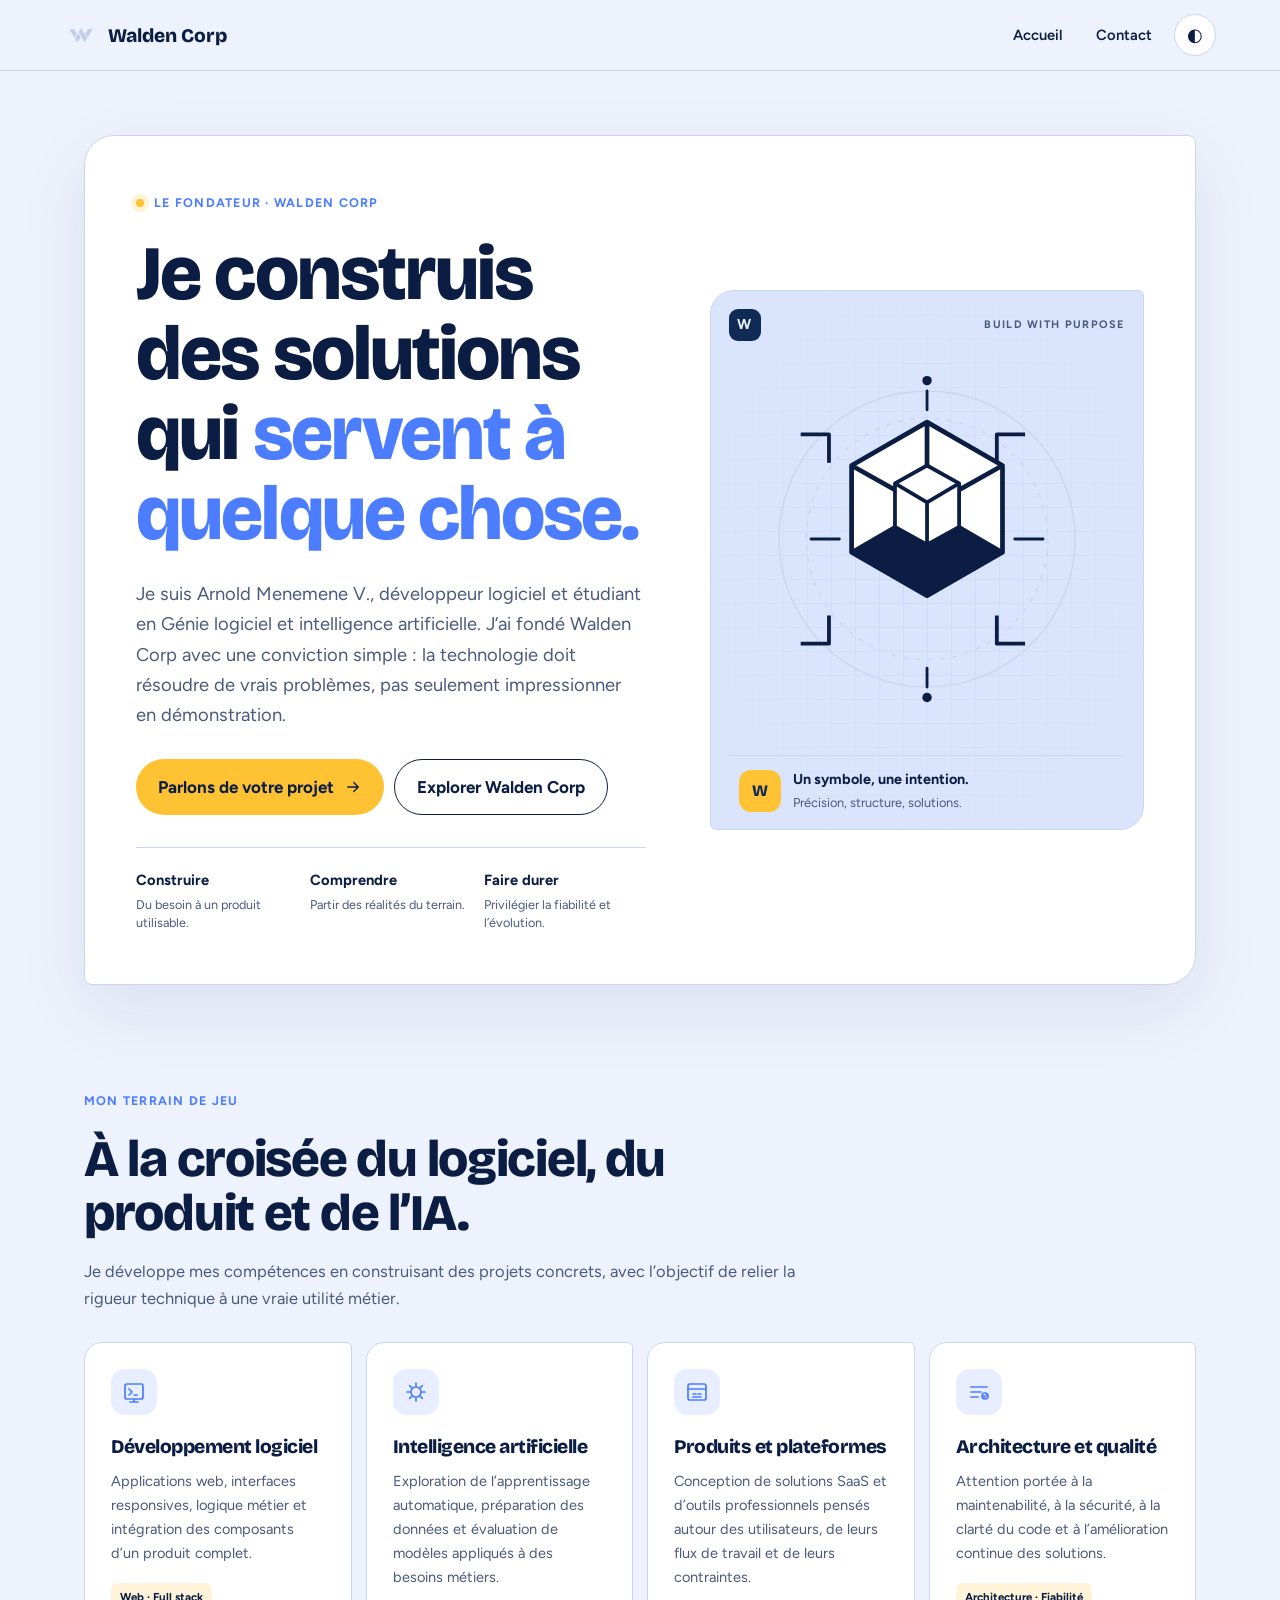
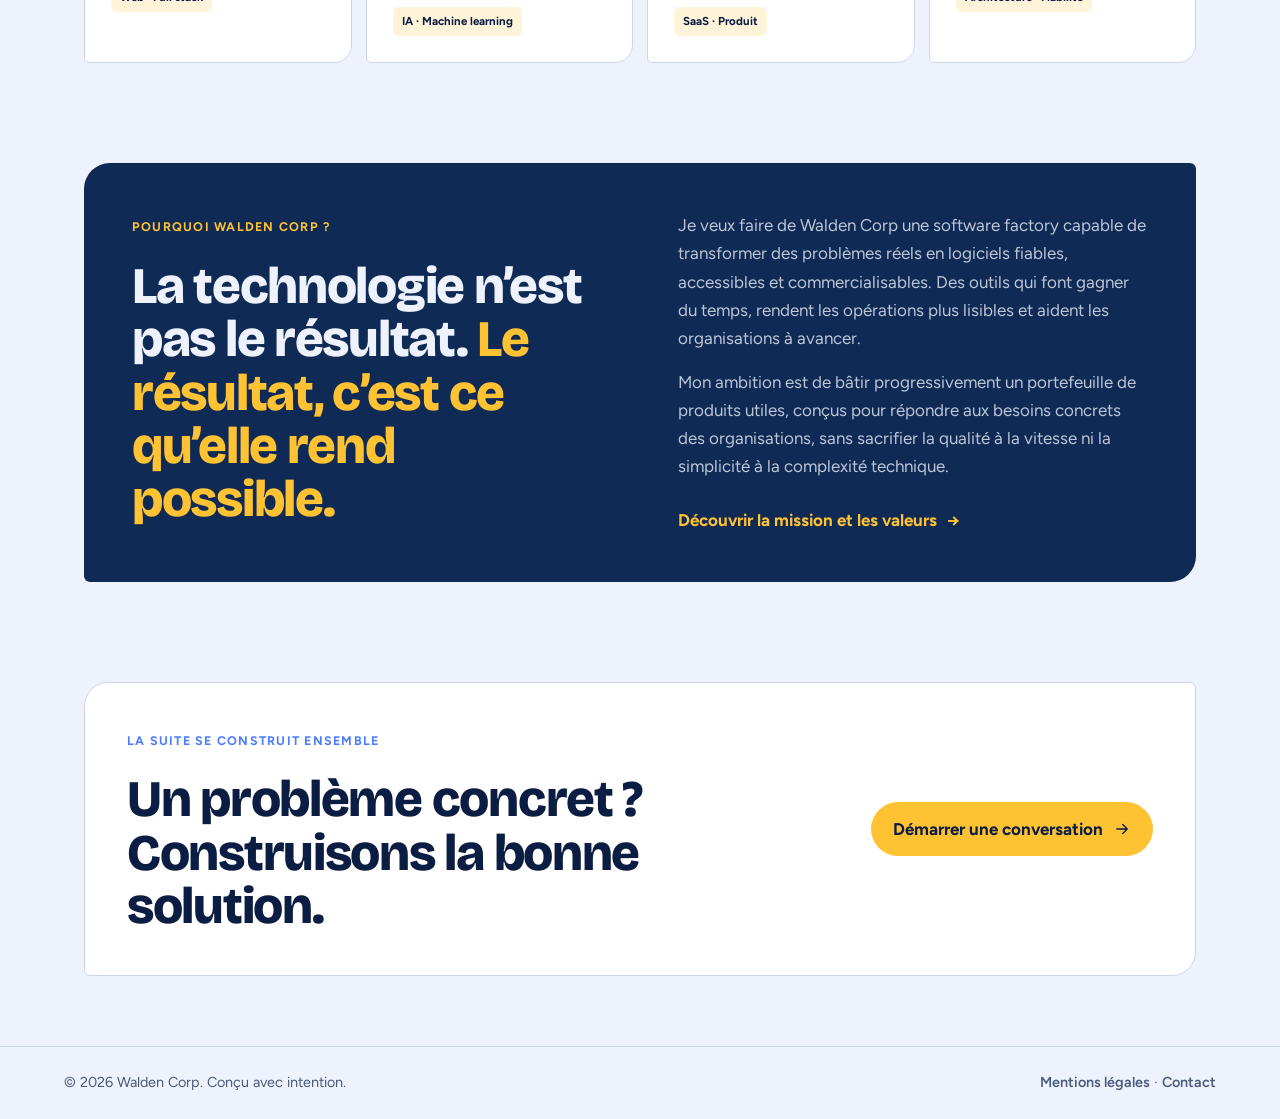
<file: fondateur/index.html>
<!doctype html>
<html lang="fr">
<head>
<meta charset="utf-8"><meta name="viewport" content="width=device-width, initial-scale=1, viewport-fit=cover">
<script>try{const t=localStorage.getItem('wc-theme');document.documentElement.dataset.theme=t==='dark'||t==='light'?t:'light'}catch(e){document.documentElement.dataset.theme='light'}</script>
<title>Arnold Menemene V. — Fondateur de Walden Corp</title>
<meta name="description" content="Découvrez Arnold Menemene V., fondateur de Walden Corp : développement logiciel, intelligence artificielle et ambition de créer des solutions numériques fiables.">
<meta name="robots" content="index,follow"><link rel="canonical" href="https://waldencorp.vercel.app/fondateur/">
<meta name="theme-color" content="#EDF2FC"><link rel="icon" href="/favicon-blue.ico" type="image/x-icon">
<link rel="preconnect" href="https://fonts.googleapis.com"><link href="https://fonts.googleapis.com/css2?family=Bricolage+Grotesque:opsz,wght@12..96,500;12..96,800&family=Figtree:wght@400;500;600;700&display=swap" rel="stylesheet">
<style>
:root{--bg:#EDF2FC;--card:#fff;--ink:#0B1D42;--mut:#4A5A7C;--navy:#0F2A55;--sky:#4C7DFF;--sun:#FFC233;--line:#CBD6EE;--fd:'Bricolage Grotesque',Georgia,serif;--fb:'Figtree',system-ui,sans-serif;box-sizing:border-box}
@media(prefers-color-scheme:dark){:root:not([data-theme="light"]){--bg:#06112A;--card:#0C1E44;--ink:#EAF0FF;--mut:#9DB0D8;--navy:#8FB0FF;--line:#1B3266}}
:root[data-theme="dark"]{--bg:#06112A;--card:#0C1E44;--ink:#EAF0FF;--mut:#9DB0D8;--navy:#8FB0FF;--line:#1B3266}
*{box-sizing:border-box;margin:0}html{scroll-behavior:smooth}body{background:var(--bg);color:var(--ink);font:400 17px/1.65 var(--fb);overflow-x:hidden;transition:background .5s,color .5s}h1,h2,h3{font-family:var(--fd);font-weight:800;line-height:1.04;letter-spacing:-.025em}h1{font-size:clamp(2.7rem,6vw,5.6rem)}h2{font-size:clamp(2rem,4vw,3.5rem)}h3{font-size:1.2rem}p{color:var(--mut);max-width:65ch}a{color:inherit}a:focus-visible,button:focus-visible{outline:3px solid var(--sun);outline-offset:4px}
header{position:sticky;top:0;z-index:5;display:flex;align-items:center;justify-content:space-between;gap:20px;padding:14px clamp(18px,5vw,70px);border-bottom:1px solid var(--line);background:color-mix(in srgb,var(--bg) 88%,transparent);backdrop-filter:blur(14px)}.brand{display:flex;align-items:center;gap:10px;text-decoration:none;font:800 1.2rem var(--fd)}.brand img{width:34px;height:auto;transition:filter .25s ease}:root[data-theme="dark"] .brand img{filter:brightness(0) invert(1)}.header-actions{display:flex;align-items:center;gap:10px}.text-link{font-size:.92rem;font-weight:600;text-decoration:none;padding:8px 12px;border-radius:99px}.text-link:hover{background:var(--card)}#theme-toggle{width:42px;height:42px;border:1px solid var(--line);border-radius:50%;background:var(--card);color:var(--ink);cursor:pointer;font-size:1.1rem}
main{width:min(1240px,100%);margin:auto;padding:clamp(28px,5vw,64px) clamp(18px,5vw,64px) 70px}.hero{display:grid;grid-template-columns:minmax(0,1.08fr) minmax(300px,.92fr);gap:clamp(26px,5vw,70px);align-items:center;padding:clamp(20px,4vw,52px);border:1px solid var(--line);border-radius:30px 8px 30px 8px;background:var(--card);box-shadow:0 24px 70px color-mix(in srgb,var(--navy) 8%,transparent);overflow:hidden}.eyebrow{display:inline-flex;align-items:center;gap:10px;color:var(--sky);font-size:.78rem;font-weight:700;letter-spacing:.1em;text-transform:uppercase;margin-bottom:22px}.dot{width:8px;height:8px;border-radius:50%;background:var(--sun);box-shadow:0 0 0 5px color-mix(in srgb,var(--sun) 20%,transparent)}.hero h1{max-width:13ch}.accent{color:var(--sky)}.lead{font-size:clamp(1.02rem,1.6vw,1.15rem);margin:24px 0 28px}.actions{display:flex;flex-wrap:wrap;gap:10px}.btn{display:inline-flex;align-items:center;justify-content:center;gap:10px;padding:13px 22px;border-radius:99px;background:var(--sun);color:#0B1D42;font-weight:700;text-decoration:none;border:0;cursor:pointer;transition:transform .2s,box-shadow .2s}.btn:hover{transform:translateY(-3px);box-shadow:0 8px 0 -2px var(--navy)}.btn.secondary{background:transparent;color:var(--ink);border:1.5px solid var(--ink)}.btn svg{width:18px;height:18px;fill:none;stroke:currentColor;stroke-width:1.8;stroke-linecap:round;stroke-linejoin:round}.principles{display:grid;grid-template-columns:repeat(3,minmax(0,1fr));gap:12px;margin-top:32px;padding-top:20px;border-top:1px solid var(--line)}.principles b,.principles span{display:block}.principles b{font-size:.92rem}.principles span{font-size:.79rem;color:var(--mut);line-height:1.45;margin-top:4px}
.art-card{position:relative;min-width:0;width:100%;justify-self:center;border:1px solid var(--line);border-radius:24px 6px 24px 6px;background:color-mix(in srgb,var(--bg) 88%,var(--sky) 12%);overflow:hidden;padding:18px 18px 14px}.art-card:before{content:"";position:absolute;inset:0;background-image:linear-gradient(color-mix(in srgb,var(--sky) 10%,transparent) 1px,transparent 1px),linear-gradient(90deg,color-mix(in srgb,var(--sky) 10%,transparent) 1px,transparent 1px);background-size:24px 24px;mask-image:radial-gradient(ellipse,black,transparent 78%)}.art-label{position:relative;display:flex;justify-content:space-between;align-items:center;color:var(--mut);font-size:.68rem;font-weight:700;letter-spacing:.12em}.art-label span:first-child{display:grid;place-items:center;width:32px;height:32px;background:var(--navy);color:var(--bg);border-radius:9px;font-size:.9rem}.illustration{position:relative;display:block;width:100%;height:auto;max-height:420px}.orbit{fill:none;stroke:var(--line);stroke-width:1.5}.dashed{stroke-dasharray:5 8}.spark{fill:none;stroke:var(--sky);stroke-width:4;stroke-linecap:round;stroke-linejoin:round}.float-card{fill:var(--card);stroke:var(--line);stroke-width:2}.card-line{fill:none;stroke:var(--mut);stroke-width:3;stroke-linecap:round}.sun{fill:var(--sun)}.body{stroke:var(--navy);stroke-width:3;stroke-linejoin:round}.shirt{fill:var(--card);stroke:var(--navy);stroke-width:2}.face{fill:#D8A78B;stroke:var(--navy);stroke-width:3}.hair{fill:var(--navy);stroke:var(--navy);stroke-width:3;stroke-linejoin:round}.face-detail{fill:none;stroke:var(--navy);stroke-width:3;stroke-linecap:round}.collar{fill:var(--sun);stroke:var(--navy);stroke-width:2;stroke-linejoin:round}.blue-dot{fill:var(--sky)}.art-caption{position:relative;display:flex;align-items:center;gap:12px;padding:12px 10px 2px;border-top:1px solid var(--line)}.caption-mark{display:grid;place-items:center;width:42px;height:42px;flex:0 0 42px;border-radius:12px;background:var(--sun);color:var(--navy);font:800 1rem var(--fd)}.art-caption b,.art-caption small{display:block}.art-caption b{font-size:.9rem}.art-caption small{font-size:.8rem;color:var(--mut)}
.section{margin-top:clamp(58px,8vw,100px)}.section-heading{max-width:760px;margin-bottom:30px}.section-heading p{margin-top:18px;font-size:1.03rem}.skill-grid{display:grid;grid-template-columns:repeat(4,minmax(0,1fr));gap:14px}.skill{min-width:0;padding:clamp(18px,2.2vw,26px);border:1px solid var(--line);border-radius:18px 5px 18px 5px;background:var(--card);transition:transform .25s,border-color .25s}.skill:hover{transform:translateY(-4px);border-color:var(--sky)}.skill-icon{display:grid;place-items:center;width:46px;height:46px;border-radius:14px;background:color-mix(in srgb,var(--sky) 13%,var(--card));color:var(--sky);margin-bottom:22px}.skill-icon svg{width:24px;height:24px;fill:none;stroke:currentColor;stroke-width:1.7;stroke-linecap:round;stroke-linejoin:round}.skill h3{margin-bottom:12px}.skill p{font-size:.91rem;line-height:1.65}.tag{display:inline-flex;margin-top:18px;padding:5px 9px;border-radius:6px;background:color-mix(in srgb,var(--sun) 18%,var(--card));color:var(--ink);font-size:.72rem;font-weight:700}
.vision{display:grid;grid-template-columns:minmax(0,1fr) minmax(0,1fr);gap:clamp(24px,6vw,80px);align-items:start;padding:clamp(24px,4vw,48px);border-radius:26px 6px 26px 6px;background:var(--navy);color:var(--bg)}.vision p{color:color-mix(in srgb,var(--bg) 78%,var(--navy));margin-bottom:16px}.vision .eyebrow{color:var(--sun)}.vision .accent{color:var(--sun)}.inline-link{display:inline-flex;gap:10px;align-items:center;margin-top:10px;color:var(--sun);font-weight:700;text-decoration:none}.final-cta{display:flex;align-items:center;justify-content:space-between;gap:28px;padding:clamp(22px,4vw,42px);border:1px solid var(--line);border-radius:24px 6px 24px 6px;background:var(--card)}.final-cta h2{max-width:18ch}
footer{display:flex;justify-content:space-between;flex-wrap:wrap;gap:14px 24px;padding:24px clamp(18px,5vw,70px) calc(24px + env(safe-area-inset-bottom,0px));border-top:1px solid var(--line);font-size:.9rem;color:var(--mut)}footer a{text-decoration:none;font-weight:600}footer a:hover{color:var(--sky)}
@media(max-width:1000px){.hero{grid-template-columns:minmax(0,1fr) minmax(260px,.8fr);gap:24px}.skill-grid{grid-template-columns:repeat(2,minmax(0,1fr))}}
@media(max-width:720px){header{padding:12px 18px}.hero{grid-template-columns:minmax(0,1fr);padding:clamp(18px,4vw,30px)}.hero h1{max-width:15ch;font-size:clamp(2.6rem,10vw,4rem)}.art-card{max-width:430px}.vision{grid-template-columns:minmax(0,1fr);gap:18px}.final-cta{align-items:stretch;flex-direction:column}.final-cta .btn{width:100%}}
@media(max-width:440px){.hero{padding:16px}.principles{grid-template-columns:minmax(0,1fr);gap:14px}.principles>div{display:grid;grid-template-columns:100px minmax(0,1fr);gap:10px;align-items:start}.skill-grid{grid-template-columns:minmax(0,1fr)}.skill{padding:20px}.vision{padding:22px 18px}.final-cta{padding:22px 18px}.actions{display:grid;grid-template-columns:minmax(0,1fr)}.actions .btn{width:100%}.header-actions .text-link{font-size:.8rem;padding:7px 8px}}
@media(prefers-reduced-motion:reduce){*,*:before,*:after{scroll-behavior:auto!important;transition:none!important;animation:none!important}}

/* Motion system: quick navigation, gentle reveal, reduced-motion friendly */
html{scroll-behavior:smooth}
body{animation:wc-page-enter .22s cubic-bezier(.2,.7,.2,1) both}
@keyframes wc-page-enter{from{opacity:.72;transform:translateY(5px)}to{opacity:1;transform:translateY(0)}}
a,button{transition-duration:.16s!important}
section,.hero,.skill,.art-card,.final-cta{transition-duration:.2s}
.wc-reveal{opacity:0;transform:translateY(12px);transition:opacity .28s ease,transform .28s cubic-bezier(.2,.7,.2,1)}
.wc-reveal.wc-visible{opacity:1;transform:translateY(0)}
html.wc-leaving body{opacity:0;transform:translateY(-3px);transition:opacity .12s ease,transform .12s ease}
@media(prefers-reduced-motion:reduce){body{animation:none!important}.wc-reveal{opacity:1;transform:none;transition:none!important}html.wc-leaving body{opacity:1;transform:none;transition:none!important}}


/* Interactive geometric founder emblem */
.art-card{perspective:900px}
.illustration{transform-style:preserve-3d;transform-origin:50% 52%;transition:transform .22s cubic-bezier(.2,.7,.2,1),filter .22s ease;will-change:transform}
.art-card:hover .illustration{filter:drop-shadow(0 10px 14px color-mix(in srgb,var(--ink) 12%,transparent))}
.art-card:focus-within .illustration{filter:drop-shadow(0 10px 14px color-mix(in srgb,var(--ink) 12%,transparent))}
.illustration .orbit{transform-origin:210px 210px;animation:wc-orbit-turn 28s linear infinite}
.illustration .dashed{animation-duration:18s;animation-direction:reverse}
.art-card:hover .illustration .orbit{animation-duration:9s}
.art-card .art-caption{transition:transform .2s ease}
.art-card:hover .art-caption{transform:translateX(3px)}
@keyframes wc-orbit-turn{to{transform:rotate(360deg)}}
@media(prefers-reduced-motion:reduce){.illustration,.art-card .art-caption{transition:none!important}.illustration .orbit{animation:none!important}}

</style>
</head>
<body>
<header><a class="brand" href="/"><img src="/logo%20only%20bleu%20beige.png" alt="">Walden Corp</a><div class="header-actions"><a class="text-link" href="/">Accueil</a><a class="text-link" href="/contact/">Contact</a><button id="theme-toggle" aria-label="Changer le thème" title="Changer le thème">◐</button></div></header>
<main>
<section class="hero">
<div><span class="eyebrow"><span class="dot"></span> Le fondateur · Walden Corp</span><h1>Je construis des solutions qui <span class="accent">servent à quelque chose.</span></h1>
<p class="lead">Je suis Arnold Menemene V., développeur logiciel et étudiant en Génie logiciel et intelligence artificielle. J’ai fondé Walden Corp avec une conviction simple : la technologie doit résoudre de vrais problèmes, pas seulement impressionner en démonstration.</p>
<div class="actions"><a class="btn" href="/contact/">Parlons de votre projet <svg viewBox="0 0 24 24"><path d="M5 12h14m-6-6 6 6-6 6"/></svg></a><a class="btn secondary" href="/">Explorer Walden Corp</a></div>
<div class="principles"><div><b>Construire</b><span>Du besoin à un produit utilisable.</span></div><div><b>Comprendre</b><span>Partir des réalités du terrain.</span></div><div><b>Faire durer</b><span>Privilégier la fiabilité et l’évolution.</span></div></div>
</div>
<div class="art-card"><div class="art-label"><span>W</span><span>BUILD WITH PURPOSE</span></div>
<svg class="illustration" viewBox="0 0 420 440" role="img" aria-label="Emblème géométrique abstrait et symétrique, composé de contours et de formes pleines">
<circle cx="210" cy="210" r="157" class="orbit"/>
<circle cx="210" cy="210" r="128" class="orbit dashed"/>
<path d="M210 86 290 132 290 224 210 270 130 224 130 132Z" fill="var(--card)" stroke="var(--ink)" stroke-width="5" stroke-linejoin="round"/>
<path d="M210 86 210 177 290 132M210 177 130 132M210 177 210 270" fill="none" stroke="var(--ink)" stroke-width="5" stroke-linejoin="round"/>
<path d="M130 224 176 197 210 216 244 197 290 224 210 270Z" fill="var(--ink)" stroke="var(--ink)" stroke-width="4" stroke-linejoin="round"/>
<path d="M176 197 176 151 210 132 244 151 244 197 210 216Z" fill="var(--card)" stroke="var(--ink)" stroke-width="4" stroke-linejoin="round"/>
<path d="M176 151 210 171 244 151M210 171V216" fill="none" stroke="var(--ink)" stroke-width="4" stroke-linejoin="round"/>
<path d="M87 210h30M303 210h30M210 53v20M210 347v20" fill="none" stroke="var(--ink)" stroke-width="3" stroke-linecap="round"/>
<path d="M76 99h30v30M314 99h-30v30M76 321h30v-30M314 321h-30v-30" fill="none" stroke="var(--ink)" stroke-width="4" stroke-linejoin="round"/>
<circle cx="210" cy="42" r="5" fill="var(--ink)"/><circle cx="210" cy="378" r="5" fill="var(--ink)"/>
</svg><div class="art-caption"><span class="caption-mark" aria-hidden="true">W</span><span><b>Un symbole, une intention.</b><small>Précision, structure, solutions.</small></span></div></div>
</section>
<section class="section"><div class="section-heading"><span class="eyebrow">Mon terrain de jeu</span><h2>À la croisée du logiciel, du produit et de l’IA.</h2><p>Je développe mes compétences en construisant des projets concrets, avec l’objectif de relier la rigueur technique à une vraie utilité métier.</p></div>
<div class="skill-grid">
<article class="skill"><span class="skill-icon"><svg viewBox="0 0 24 24"><rect x="3" y="4" width="18" height="15" rx="2"/><path d="M8 22h8m-4-3v3M7 9l3 3-3 3m5 0h3"/></svg></span><h3>Développement logiciel</h3><p>Applications web, interfaces responsives, logique métier et intégration des composants d’un produit complet.</p><span class="tag">Web · Full stack</span></article>
<article class="skill"><span class="skill-icon"><svg viewBox="0 0 24 24"><path d="M12 3v3m0 12v3M3 12h3m12 0h3M5.6 5.6l2.1 2.1m8.6 8.6 2.1 2.1m0-12.8-2.1 2.1m-8.6 8.6-2.1 2.1"/><circle cx="12" cy="12" r="5"/></svg></span><h3>Intelligence artificielle</h3><p>Exploration de l’apprentissage automatique, préparation des données et évaluation de modèles appliqués à des besoins métiers.</p><span class="tag">IA · Machine learning</span></article>
<article class="skill"><span class="skill-icon"><svg viewBox="0 0 24 24"><rect x="3" y="4" width="18" height="16" rx="2"/><path d="M3 9h18M8 14h3m2 0h3m-8 3h8"/></svg></span><h3>Produits et plateformes</h3><p>Conception de solutions SaaS et d’outils professionnels pensés autour des utilisateurs, de leurs flux de travail et de leurs contraintes.</p><span class="tag">SaaS · Produit</span></article>
<article class="skill"><span class="skill-icon"><svg viewBox="0 0 24 24"><path d="M4 7h16M4 12h10M4 17h7"/><circle cx="18" cy="16" r="3"/><path d="m16.5 16 1 1 2-2"/></svg></span><h3>Architecture et qualité</h3><p>Attention portée à la maintenabilité, à la sécurité, à la clarté du code et à l’amélioration continue des solutions.</p><span class="tag">Architecture · Fiabilité</span></article>
</div></section>
<section class="section vision"><div><span class="eyebrow">Pourquoi Walden Corp ?</span><h2>La technologie n’est pas le résultat. <span class="accent">Le résultat, c’est ce qu’elle rend possible.</span></h2></div><div><p>Je veux faire de Walden Corp une software factory capable de transformer des problèmes réels en logiciels fiables, accessibles et commercialisables. Des outils qui font gagner du temps, rendent les opérations plus lisibles et aident les organisations à avancer.</p><p>Mon ambition est de bâtir progressivement un portefeuille de produits utiles, conçus pour répondre aux besoins concrets des organisations, sans sacrifier la qualité à la vitesse ni la simplicité à la complexité technique.</p><a class="inline-link" href="/">Découvrir la mission et les valeurs <span aria-hidden="true">→</span></a></div></section>
<section class="section final-cta"><div><span class="eyebrow">La suite se construit ensemble</span><h2>Un problème concret ? Construisons la bonne solution.</h2></div><a class="btn" href="/contact/">Démarrer une conversation <svg viewBox="0 0 24 24"><path d="M5 12h14m-6-6 6 6-6 6"/></svg></a></section>
</main>
<footer><span>© 2026 Walden Corp. Conçu avec intention.</span><span><a href="/legal/">Mentions légales</a> · <a href="/contact/">Contact</a></span></footer>
<script>
document.getElementById('theme-toggle').addEventListener('click',()=>{const t=document.documentElement.dataset.theme==='dark'?'light':'dark';document.documentElement.dataset.theme=t;try{localStorage.setItem('wc-theme',t)}catch(e){}});
addEventListener('storage',e=>{if(e.key==='wc-theme'&&(e.newValue==='light'||e.newValue==='dark'))document.documentElement.dataset.theme=e.newValue});
</script>

<script>
(()=> {
  const reduce = window.matchMedia('(prefers-reduced-motion: reduce)').matches;
  const sameSiteLink = (a) => {
    if (!a || !a.href || a.target === '_blank' || a.hasAttribute('download')) return false;
    try { const u = new URL(a.href, location.href); return u.origin === location.origin && !a.hash.startsWith('#') && !a.pathname.startsWith('/api/'); } catch (_) { return false; }
  };
  if (!reduce) {
    document.querySelectorAll('main > section, main > .hero, main > .section, main > article').forEach((el) => {
      el.classList.add('wc-reveal');
    });
    if ('IntersectionObserver' in window) {
      const io = new IntersectionObserver((entries) => entries.forEach((entry) => {
        if (entry.isIntersecting) { entry.target.classList.add('wc-visible'); io.unobserve(entry.target); }
      }), {threshold: 0.08, rootMargin: '0px 0px -24px 0px'});
      document.querySelectorAll('.wc-reveal').forEach((el) => io.observe(el));
    } else document.querySelectorAll('.wc-reveal').forEach(el => el.classList.add('wc-visible'));
    document.addEventListener('click', (event) => {
      const a = event.target.closest('a');
      if (!a || !sameSiteLink(a) || event.defaultPrevented || event.button !== 0 || event.metaKey || event.ctrlKey || event.shiftKey || event.altKey) return;
      const url = new URL(a.href, location.href);
      if (url.pathname === location.pathname && url.search === location.search) return;
      event.preventDefault();
      document.documentElement.classList.add('wc-leaving');
      window.setTimeout(() => { location.href = a.href; }, 110);
    });
  }
})();
</script>


<script>
(()=> {
 const card=document.querySelector('.art-card');
 const art=document.querySelector('.illustration');
 if(!card||!art||window.matchMedia('(prefers-reduced-motion: reduce)').matches) return;
 card.addEventListener('pointermove',(e)=>{
   if(e.pointerType==='touch') return;
   const r=card.getBoundingClientRect(), x=(e.clientX-r.left)/r.width-.5, y=(e.clientY-r.top)/r.height-.5;
   art.style.transform='rotateX('+(-y*5).toFixed(2)+'deg) rotateY('+(x*6).toFixed(2)+'deg) translateY(-2px)';
 });
 card.addEventListener('pointerleave',()=>{art.style.transform='';});
 card.addEventListener('focusin',()=>{art.style.transform='translateY(-2px) scale(1.012)';});
 card.addEventListener('focusout',()=>{art.style.transform='';});
 card.addEventListener('click',()=>{art.animate([{transform:'scale(1)'},{transform:'scale(1.035)'},{transform:'scale(1)'}],{duration:260,easing:'ease-out'});});
})();
</script>

</body></html>
</file>
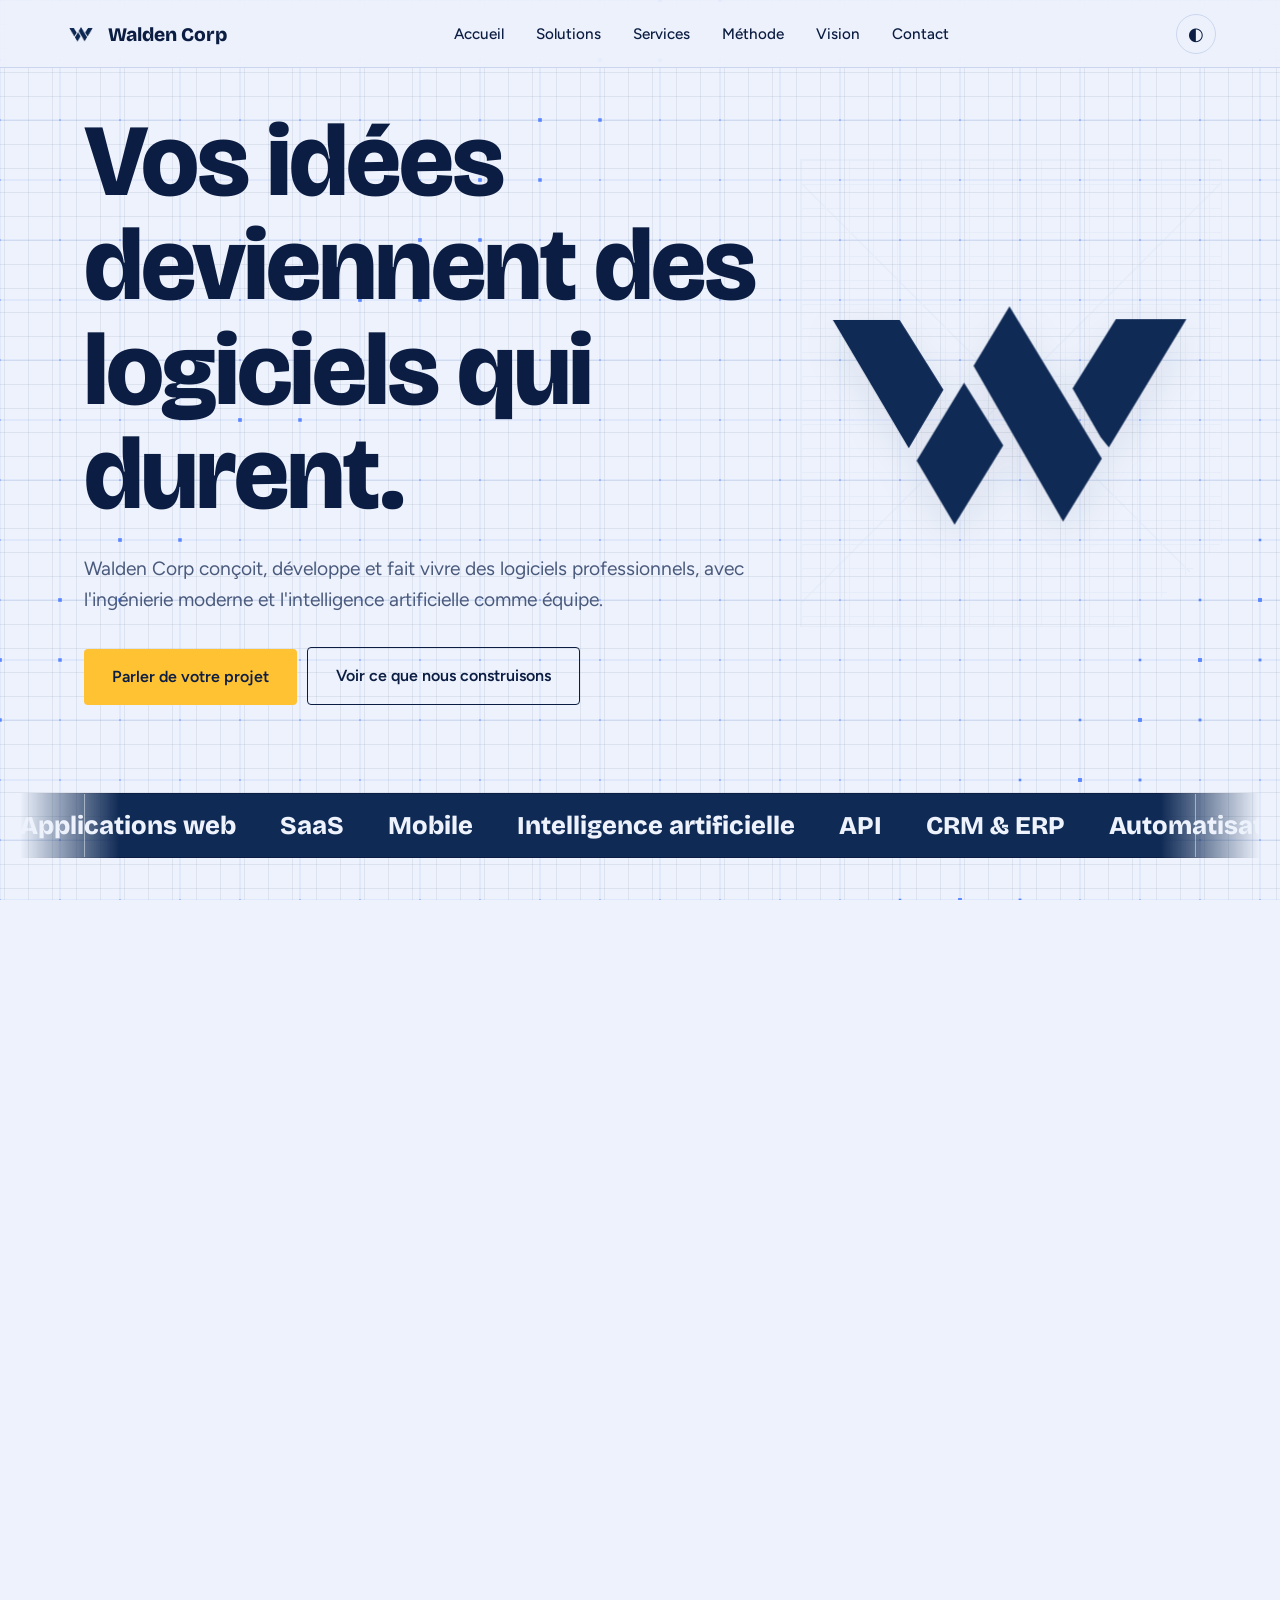
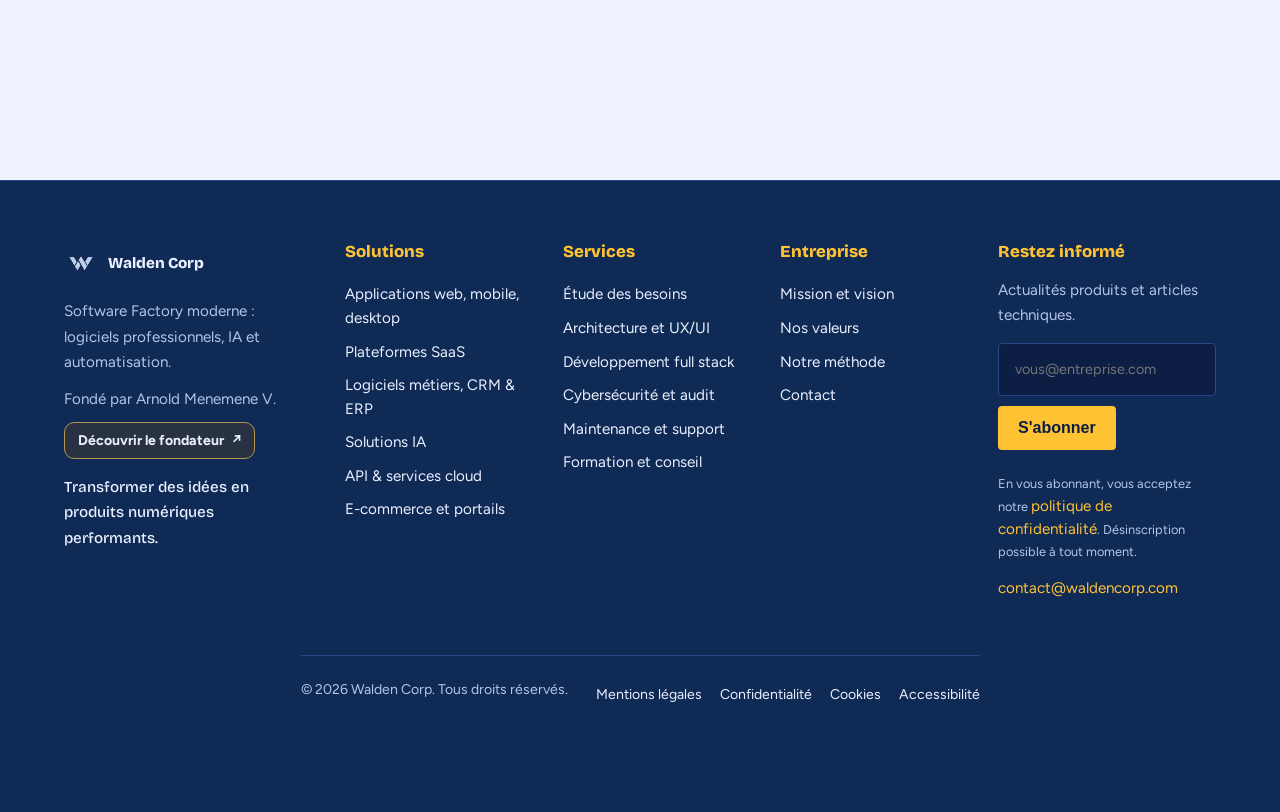
<file: legal/index.html>
<!DOCTYPE html>
<html lang="fr">
<head>
<meta charset="utf-8">
<meta name="viewport" content="width=device-width, initial-scale=1, viewport-fit=cover">
<script>try{const savedTheme=localStorage.getItem('wc-theme');document.documentElement.dataset.theme=(savedTheme==='light'||savedTheme==='dark')?savedTheme:'light'}catch(e){document.documentElement.dataset.theme='light'}</script>
<title>Informations légales | Walden Corp</title>
<meta name="description" content="Consultez les informations légales et relatives à la confidentialité du site Walden Corp.">
<meta name="robots" content="index,follow,max-image-preview:large">
<link rel="canonical" href="https://waldencorp.vercel.app/legal/">
<meta name="theme-color" content="#EDF2FC">
<meta property="og:type" content="website">
<meta property="og:site_name" content="Walden Corp">
<meta property="og:title" content="Informations légales | Walden Corp">
<meta property="og:description" content="Consultez les informations légales et relatives à la confidentialité du site Walden Corp.">
<meta property="og:url" content="https://waldencorp.vercel.app/legal/">
<meta property="og:locale" content="fr_FR">
<meta name="twitter:card" content="summary">
<meta name="twitter:title" content="Informations légales | Walden Corp">
<meta name="twitter:description" content="Consultez les informations légales et relatives à la confidentialité du site Walden Corp.">
<script type="application/ld+json">{"@context":"https://schema.org","@type":"Organization","name":"Walden Corp","url":"https://waldencorp.vercel.app/","description":"Développement logiciel sur mesure, applications et plateformes SaaS."}</script>
<!-- Favicon -->
<link rel="icon" href="/favicon-blue.ico" type="image/x-icon">
<link rel="preconnect" href="https://fonts.googleapis.com">
<link href="https://fonts.googleapis.com/css2?family=Bricolage+Grotesque:opsz,wght@12..96,500;12..96,800&family=Figtree:wght@400;500;600&display=swap" rel="stylesheet">
<style>
:root{--bg:#EDF2FC;--card:#FFFFFF;--ink:#0B1D42;--mut:#4A5A7C;--navy:#0F2A55;--sky:#4C7DFF;--sun:#FFC233;--line:#CBD6EE;--fd:'Bricolage Grotesque',Georgia,serif;--fb:'Figtree',system-ui,sans-serif;
box-sizing:border-box;padding-top:env(safe-area-inset-top,0px);padding-bottom:env(safe-area-inset-bottom,0px)}
@media (prefers-color-scheme:dark){:root:not([data-theme="light"]){--bg:#06112A;--card:#0C1E44;--ink:#EAF0FF;--mut:#9DB0D8;--navy:#8FB0FF;--line:#1B3266}}
:root[data-theme="dark"]{--bg:#06112A;--card:#0C1E44;--ink:#EAF0FF;--mut:#9DB0D8;--navy:#8FB0FF;--line:#1B3266}
html{scroll-padding-top:env(safe-area-inset-top,0px);scroll-behavior:smooth}
*{box-sizing:border-box;margin:0}

/* Transition de dégradé/absorption lors du changement de thème */
body, header, footer, .c, input, select, textarea, nav a, .chips a, .chips span {
  transition: background-color 0.6s ease-in-out, color 0.6s ease-in-out, border-color 0.6s ease-in-out, box-shadow 0.6s ease-in-out;
}

body{background:var(--bg);color:var(--ink);font:400 17px/1.6 var(--fb);overflow-x:hidden}
h1,h2,h3{font-family:var(--fd);font-weight:800;line-height:1.02;letter-spacing:-.02em}
h1{font-size:clamp(2.6rem,8vw,6.4rem)}h2{font-size:clamp(2rem,5vw,3.6rem);margin-bottom:.6em}h3{font-size:1.35rem;line-height:1.15}
p{max-width:62ch;color:var(--mut)}
a{color:inherit}
:focus-visible{outline:3px solid var(--sun);outline-offset:3px;border-radius:6px}
header{position:fixed;top:0;left:0;right:0;z-index:50;display:flex;align-items:center;justify-content:space-between;gap:16px;padding:calc(14px + env(safe-area-inset-top,0px)) 5vw 14px}header::before{content:"";position:absolute;inset:0;z-index:-1;background:color-mix(in srgb,var(--bg) 86%,transparent);backdrop-filter:blur(10px);transition:background-color 0.6s ease-in-out}
.brand{display:flex;align-items:center;gap:10px;font:800 1.2rem var(--fd);text-decoration:none}
.brand img{width:34px;height:auto;display:block}

/* Gestion de la visibilité des logos du header */
header .dark-logo{display:none!important}
header .light-logo{display:block!important}

@media (prefers-color-scheme:dark){
  :root:not([data-theme="light"]) header .light-logo{display:none!important}
  :root:not([data-theme="light"]) header .dark-logo{display:block!important}
}
:root[data-theme="dark"] header .light-logo{display:none!important}
:root[data-theme="dark"] header .dark-logo{display:block!important}
:root[data-theme="light"] header .light-logo{display:block!important}
:root[data-theme="light"] header .dark-logo{display:none!important}

nav{display:flex;gap:4px;flex-wrap:wrap}
nav a{padding:8px 14px;border-radius:99px;text-decoration:none;font-weight:500;font-size:.95rem}
nav a:hover{background:var(--card)}nav a.on{background:var(--navy);color:var(--bg)}
@media(max-width:940px){nav{position:fixed;left:0;right:0;bottom:0;justify-content:center;background:var(--card);padding:10px 8px calc(10px + env(safe-area-inset-bottom,0px));border-top:1px solid var(--line)}nav a{padding:8px 10px;font-size:.82rem}}
.page{display:none;padding:calc(110px + env(safe-area-inset-top,0px)) 5vw 120px;max-width:1240px;margin:auto;min-height:100vh}
.page.on{display:block}

/* Animations d'apparition et de disparition des blocs */
.rv {
  opacity: 0;
  transform: translateY(35px) scale(0.96);
  transition: opacity 0.6s cubic-bezier(0.16, 1, 0.3, 1), transform 0.6s cubic-bezier(0.16, 1, 0.3, 1);
  will-change: opacity, transform;
}
.rv.v {
  opacity: 1;
  transform: translateY(0) scale(1);
}

.btn{display:inline-block;padding:15px 28px;border-radius:99px;background:var(--sun);color:#0B1D42;font-weight:600;text-decoration:none;border:0;cursor:pointer;font-size:1rem;transition:transform .25s,box-shadow .25s, background-color 0.6s ease}
.btn:hover{transform:translateY(-3px) rotate(-1deg);box-shadow:0 10px 0 -2px var(--navy)}
.btn.g{background:transparent;border:2px solid var(--ink);color:var(--ink)}
.hero{display:grid;grid-template-columns:1.3fr .7fr;gap:4vw;align-items:center;min-height:72vh}
@media(max-width:820px){.hero{grid-template-columns:1fr}}
.hero p{font-size:1.2rem;margin:26px 0 32px}
.hl span{display:inline-block;opacity:0;transform:translateY(60%) rotate(4deg);animation:up .8s cubic-bezier(.2,.8,.2,1) forwards}
@keyframes up{to{opacity:1;transform:none}}
.mark{width:100%;max-width:400px;justify-self:center;overflow:visible}
.mark polygon{fill:var(--navy);transition:transform .6s cubic-bezier(.2,.8,.2,1)}
.mark .s{fill:var(--sun)}
.mark polygon{animation:fly 1.4s cubic-bezier(.2,.9,.2,1) both}
.mark polygon:nth-child(1){--x:-160px;--y:-90px}.mark polygon:nth-child(2){--x:-120px;--y:150px}
.mark polygon:nth-child(3){--x:0;--y:-200px}.mark polygon:nth-child(4){--x:180px;--y:-100px}
@keyframes fly{from{transform:translate(var(--x),var(--y)) rotate(25deg);opacity:0}}
.mark:hover polygon:nth-child(2){transform:translateY(-14px)}.mark:hover polygon:nth-child(4){transform:translate(10px,-10px)}
.strip{overflow:hidden;border-block:2px solid var(--ink);margin:70px -5vw;padding:16px 0;background:var(--navy);color:var(--bg)}
.strip div{display:flex;gap:44px;width:max-content;animation:mq 38s linear infinite;font:800 1.6rem var(--fd)}
@keyframes mq{to{transform:translateX(-50%)}}
.grid{display:grid;grid-template-columns:repeat(auto-fit,minmax(250px,1fr));gap:18px}
.c{background:var(--card);border:1px solid var(--line);border-radius:22px;padding:28px}
.c:nth-child(3n+2){border-radius:6px 40px 6px 40px}.c:nth-child(3n){border-radius:40px 6px 40px 6px}
.c p{margin-top:10px;font-size:.98rem}
.c .ic{width:44px;height:44px;border-radius:12px;background:var(--sun);display:grid;place-items:center;font:800 1.1rem var(--fd);color:#0B1D42;margin-bottom:16px}
.split{display:grid;grid-template-columns:1fr 1fr;gap:5vw;align-items:start;margin-top:60px}
@media(max-width:820px){.split{grid-template-columns:1fr}}
.tl{list-style:none;padding:0;border-left:3px solid var(--sky);margin-left:8px}
.tl li{padding:0 0 22px 26px;position:relative;font-weight:500}
.tl li:before{content:"";position:absolute;left:-11px;top:6px;width:19px;height:19px;border-radius:50%;background:var(--sun);border:3px solid var(--bg)}
.tl li b{display:block;font:800 1.1rem var(--fd)}.tl li span{color:var(--mut);font-weight:400;font-size:.95rem}
.chips{display:flex;flex-wrap:wrap;gap:10px}.chips span{padding:9px 18px;border-radius:99px;border:1.5px solid var(--line);background:var(--card);font-weight:500}
.chips span:hover{background:var(--sun);color:#0B1D42;transform:translateY(-3px)}
.big{font:800 clamp(1.6rem,4vw,2.8rem)/1.15 var(--fd);max-width:24ch;margin:0 0 40px}
form{display:grid;gap:14px;max-width:560px}
label{font-weight:600;font-size:.95rem}
input,select,textarea{width:100%;padding:14px 16px;border-radius:14px;border:1.5px solid var(--line);background:var(--card);color:var(--ink);font:inherit;margin-top:6px}
input:focus,select:focus,textarea:focus{border-color:var(--sky);outline:0;box-shadow:0 0 0 4px color-mix(in srgb,var(--sky) 30%,transparent)}
#ok{display:none;padding:16px;border-radius:14px;background:var(--sun);color:#0B1D42;font-weight:600}
footer{margin-top:90px;padding-top:30px;border-top:1px solid var(--line);display:flex;justify-content:space-between;flex-wrap:wrap;gap:12px;font-size:.9rem;color:var(--mut)}

/* Pied de page */
.ft{background:var(--navy);color:#EAF0FF;padding:60px 5vw calc(130px + env(safe-area-inset-bottom,0px));margin-top:60px;--card:#0C1E44;--line:#2A4585;--ink:#EAF0FF;--mut:#B4C4E8}
[data-theme="dark"] .ft,:root:not([data-theme="light"]) .ft{--navy:#0A1A3C}
.fg{max-width:1240px;margin:auto;display:grid;grid-template-columns:1.4fr 1fr 1fr .8fr 1.2fr;gap:36px}
@media(max-width:980px){.fg{grid-template-columns:1fr 1fr}.fb,.fn{grid-column:1/-1}}
.ft h4{font:800 1.05rem var(--fd);margin-bottom:14px;color:var(--sun)}
.ft a{display:block;text-decoration:none;padding:4px 0;color:#EAF0FF;font-size:.95rem}
.ft a:hover{color:var(--sun)}.ft .brand{display:flex}.ft p{color:#B4C4E8;font-size:.95rem}
.ft p a{display:inline;color:var(--sun)}.fq{font-family:var(--fd);font-weight:500;margin-top:8px;color:#EAF0FF!important}
.fn form{display:flex;gap:8px;margin-top:12px;flex-wrap:wrap}.fn input{flex:1;min-width:150px;margin:0}.fn .btn{padding:12px 20px}
.sr{position:absolute;left:-9999px}
.fl{max-width:1240px;margin:40px auto 0;padding-top:22px;border-top:1px solid #2A4585;display:flex;justify-content:space-between;flex-wrap:wrap;gap:12px;font-size:.88rem;color:#B4C4E8}
.fl a{display:inline;margin-left:16px;font-size:.88rem}
.lg h2{font-size:1.5rem;margin:34px 0 8px}.lg p{margin-bottom:8px}

body{font-size:1.0625rem}
main,.ft{position:relative;z-index:1}
#bg{position:fixed;inset:0;width:100%;height:100%;z-index:0;pointer-events:none}
.brand img{transition:transform .3s ease}
.brand:hover img{transform:scale(1.1) rotate(-5deg)}
.mk{justify-self:center;width:100%;max-width:400px;transform:perspective(800px) rotateY(calc(var(--mx,0)*14deg)) rotateX(calc(var(--my,0)*-14deg));transition:transform .25s ease-out}
.mk .mark{display:block;max-width:none;animation:bob 6s ease-in-out 1.6s infinite}
.mark .s{fill:var(--navy);animation:fly 1.4s cubic-bezier(.2,.9,.2,1) both,glow 3.2s ease-in-out 1.6s infinite}
@keyframes bob{50%{transform:translateY(-10px)}}
@keyframes glow{50%{filter:drop-shadow(0 0 14px rgba(255,194,51,.9))}}
.hero{min-height:min(62vh,620px)}
.strip{background:var(--navy);border-block:2px solid var(--ink);color:var(--bg);display:block;margin:70px -5vw 56px;padding:16px 0;-webkit-mask:linear-gradient(90deg,transparent,#000 8%,#000 92%,transparent);mask:linear-gradient(90deg,transparent,#000 8%,#000 92%,transparent)}
.strip div{font-size:clamp(1.15rem,3.2vw,1.6rem)}
.strip a{color:inherit;text-decoration:none;white-space:nowrap;padding:0;background:none;transition:color .2s}
.strip a:hover,.strip a.on{color:var(--ink);background:none}
.strip:hover div{animation-play-state:paused}
.chips a{display:inline-block;padding:9px 18px;border-radius:99px;border:1.5px solid var(--line);background:var(--card);font-weight:500;text-decoration:none}
.chips a:hover{background:var(--sun);color:#0B1D42;transform:translateY(-3px)}
.chips span:hover{background:var(--card);color:var(--ink);transform:none}
[id]{scroll-margin-top:120px}
.hit{animation:hit 1.6s}
@keyframes hit{30%{box-shadow:0 0 0 6px var(--sun)}}
.er{padding-top:4vh}.er .mk{max-width:130px;margin:0 0 10px;justify-self:start}
.n404{font:800 clamp(5.5rem,24vw,15rem)/.9 var(--fd);color:transparent;-webkit-text-stroke:2px var(--navy);animation:gl 4s infinite;margin-bottom:10px}
@keyframes gl{0%,92%,100%{transform:none}94%{transform:translate(-6px,2px) skewX(6deg)}96%{transform:translate(6px,-2px)}}
.fc{font-size:.8rem!important;margin-top:10px}#nls{color:var(--sun)!important;font-weight:600;margin-top:8px}

/* responsive */
h1{font-size:clamp(2.1rem,8vw,6.4rem);overflow-wrap:break-word;hyphens:auto}
.grid{grid-template-columns:repeat(auto-fit,minmax(min(250px,100%),1fr))}
.page{min-height:100dvh;padding-left:max(5vw,env(safe-area-inset-left));padding-right:max(5vw,env(safe-area-inset-right))}
header{padding-left:max(5vw,env(safe-area-inset-left));padding-right:max(5vw,env(safe-area-inset-right))}
.btn{min-height:46px;margin:0 6px 10px 0}
.tg{flex:none}
@media(min-width:1700px){html{font-size:112%}.page,.fg,.fl{max-width:1500px}}
@media(min-width:2400px){html{font-size:135%}.page,.fg,.fl{max-width:1900px}}
@media(max-width:940px){nav{flex-wrap:nowrap;overflow-x:auto;justify-content:safe center;gap:2px;scrollbar-width:none}nav a{flex:0 0 auto;min-height:44px;display:flex;align-items:center}.page{padding-bottom:130px}}
@media(max-width:820px){.hero{min-height:auto;gap:24px}.hero .mk{order:-1;max-width:170px;justify-self:start}}
@media(max-width:560px){.fg{grid-template-columns:1fr}.fl{flex-direction:column}.fl a{margin:0 14px 0 0}.hero .btn,.er .btn{display:block;text-align:center;margin-right:0}.c{padding:22px}.chips a,.chips span{font-size:.9rem;padding:8px 14px}.brand{font-size:1.05rem}.brand img{width:28px}.hero p{font-size:1.05rem}}
@media(max-width:360px){body{font-size:1rem}.page{padding-top:96px}}
@media(max-height:480px) and (orientation:landscape){.page{padding-top:80px}.hero{min-height:auto}.mk{max-width:120px}}
@media(pointer:coarse){.ft a{padding:10px 0;min-height:44px}.btn:hover{transform:none;box-shadow:none}}
/* transition : quatre éclats du W balayent l'écran */
#cur{position:fixed;inset:0;z-index:90;pointer-events:none;display:flex;overflow:hidden}
#cur i{flex:1;min-width:0;background:var(--navy);transform:translateY(-101%);transition:transform .42s cubic-bezier(.7,0,.2,1)}
#cur i:nth-child(2){background:var(--sky);transition-delay:.07s}#cur i:nth-child(3){background:var(--sun);transition-delay:.14s}#cur i:nth-child(4){transition-delay:.21s}
#cur.in i{transform:translateY(0)}#cur.out i{transform:translateY(101%)}
.tg{background:0;border:1.5px solid var(--line);color:var(--ink);border-radius:99px;width:40px;height:40px;cursor:pointer;font-size:1.1rem}

@media(prefers-reduced-motion:reduce){*{animation:none!important;transition:none!important}.rv,.hl span{opacity:1;transform:none}}
.md{position:fixed;inset:0;z-index:120;display:grid;place-items:center;padding:20px;background:rgba(6,17,42,.6);backdrop-filter:blur(6px);opacity:0;transition:opacity .25s}.md[hidden]{display:none}.md.o{opacity:1}
.mb{background:var(--card);color:var(--ink);border:1px solid var(--line);border-radius:28px 6px 28px 6px;padding:34px 30px;max-width:440px;width:100%;text-align:center;transform:translateY(24px) scale(.94);transition:transform .35s cubic-bezier(.3,1.5,.5,1)}.md.o .mb{transform:none}
.mb svg{width:72px;height:72px;margin-bottom:14px}.mb circle{fill:var(--sun)}.mb path{fill:none;stroke:#0B1D42;stroke-width:5;stroke-linecap:round;stroke-linejoin:round;stroke-dasharray:40;stroke-dashoffset:40}.md.o .mb path{animation:ck .5s .25s forwards}@keyframes ck{to{stroke-dashoffset:0}}
.mb p{margin:10px auto 24px}

/* Footer responsive refinements — original themes and animations preserved */
.ft{padding:clamp(34px,5vw,60px) clamp(16px,4vw,56px) calc(28px + env(safe-area-inset-bottom,0px));overflow-wrap:anywhere}
.fg{grid-template-columns:minmax(0,1.35fr) repeat(3,minmax(0,1fr)) minmax(0,1.2fr);gap:clamp(16px,2.4vw,34px);align-items:start}
.fg>*{min-width:0}.ft a,.fl a{overflow-wrap:anywhere;word-break:normal}
.fn form{min-width:0;display:flex;flex-wrap:wrap;gap:8px}.fn input{flex:1 1 140px;min-width:0;width:100%}.fn button{min-height:44px}
.fl{gap:12px 24px;align-items:flex-start}.fl>span{min-width:0;max-width:100%;overflow-wrap:anywhere}.fl>span:last-child{display:flex;flex-wrap:wrap;gap:4px 16px}
@media(max-width:1100px){.fg{grid-template-columns:repeat(2,minmax(0,1fr));gap:26px 22px}.fb,.fn{grid-column:1/-1}}
@media(max-width:680px){.ft{padding:32px 18px calc(24px + env(safe-area-inset-bottom,0px));margin-top:40px}.fg{grid-template-columns:minmax(0,1fr);gap:22px}.fb,.fn{grid-column:auto}.ft a{min-height:44px;padding:10px 0}.fn form{display:grid;grid-template-columns:minmax(0,1fr)}.fn input,.fn button{width:100%;min-width:0;min-height:48px}.fl{margin-top:24px;flex-direction:column;gap:12px}.fl>span:last-child{display:grid;grid-template-columns:repeat(2,minmax(0,1fr));width:100%;gap:6px 16px}.fl a{min-height:44px;padding:10px 0}.hero .btn,.er .btn{width:100%;text-align:center;margin-right:0}}
@media(max-width:360px){.ft{padding-left:14px;padding-right:14px}.fl>span:last-child{grid-template-columns:minmax(0,1fr)}}
@media(max-height:520px) and (orientation:landscape) and (max-width:940px){.ft{padding-top:26px}.fg{grid-template-columns:repeat(2,minmax(0,1fr))}.fb,.fn{grid-column:1/-1}}
@media(max-width:760px){header{flex-wrap:wrap;gap:8px}nav{order:3;flex:1 0 100%;width:100%;max-width:100%;overflow-x:auto;flex-wrap:nowrap;justify-content:flex-start;scrollbar-width:none;overscroll-behavior-x:contain}nav::-webkit-scrollbar{display:none}nav a{flex:0 0 auto;white-space:nowrap}}
@media(max-width:420px){nav a{font-size:.8rem;padding:8px 9px}.tg{min-width:44px;min-height:44px}}


/* Contact redesign + responsive polish */
.accent-word{color:var(--sky)}.contact-shell{display:grid;grid-template-columns:minmax(0,1fr) minmax(320px,.88fr);gap:clamp(24px,5vw,76px);align-items:center;padding:clamp(22px,4vw,58px);border:1px solid var(--line);border-radius:30px 8px 30px 8px;background:color-mix(in srgb,var(--card) 82%,var(--bg));box-shadow:0 24px 70px color-mix(in srgb,var(--navy) 9%,transparent);overflow:hidden}.contact-intro{min-width:0}.eyebrow{display:inline-flex;align-items:center;gap:9px;color:var(--sky);font-size:.82rem;font-weight:700;letter-spacing:.09em;text-transform:uppercase;margin-bottom:22px}.eyebrow svg{width:18px;height:18px;fill:none;stroke:currentColor;stroke-width:1.8}.contact-intro h1{font-size:clamp(2.5rem,5.4vw,5rem);line-height:1.03}.contact-lead{font-size:1.08rem;margin:22px 0 24px;max-width:46ch}.contact-points{display:grid;gap:15px}.contact-points>div{display:flex;align-items:center;gap:12px}.point-icon,.form-icon{display:grid;place-items:center;flex:0 0 44px;width:44px;height:44px;border-radius:14px;background:color-mix(in srgb,var(--sky) 14%,var(--card));color:var(--sky)}.point-icon svg,.form-icon svg{width:22px;height:22px;fill:none;stroke:currentColor;stroke-width:1.7;stroke-linecap:round;stroke-linejoin:round}.contact-points b,.contact-points small{display:block}.contact-points b{font-size:.96rem}.contact-points small{color:var(--mut);font-size:.87rem}.contact-art{position:relative;max-width:360px;margin:24px auto 0;width:100%;padding:12px}.contact-art svg{position:relative;z-index:1;width:100%;overflow:visible}.art-path{fill:none;stroke:var(--line);stroke-width:3;stroke-dasharray:6 8}.art-plane{fill:var(--sun);stroke:var(--navy);stroke-width:5;stroke-linejoin:round;filter:drop-shadow(0 14px 10px color-mix(in srgb,var(--navy) 14%,transparent));animation:plane-float 5s ease-in-out infinite}.art-plane-line{fill:none;stroke:var(--navy);stroke-width:4;stroke-linecap:round;stroke-linejoin:round}.art-dot{fill:var(--sky);animation:dot-pulse 2.6s ease-in-out infinite}.art-orbit{position:absolute;border:1px solid var(--line);border-radius:50%;inset:14% 9%;transform:rotate(-18deg)}.orbit-two{inset:22% 1%;transform:rotate(24deg);border-style:dashed}.art-note{display:block;text-align:center;color:var(--mut);font-size:.85rem;font-weight:600}.contact-form-card{min-width:0;padding:clamp(20px,3vw,34px);border:1px solid var(--line);border-radius:24px 6px 24px 6px;background:var(--card);box-shadow:0 18px 45px color-mix(in srgb,var(--navy) 8%,transparent)}.form-heading{display:flex;align-items:center;gap:13px;margin-bottom:22px}.form-heading h2{font-size:clamp(1.45rem,2.6vw,2rem);margin:0 0 4px}.form-heading p{font-size:.84rem;margin:0}.contact-form-card form{max-width:none;gap:16px}.contact-form-card label{display:block;font-size:.9rem}.contact-form-card label>span:first-child:not(.field-wrap){color:var(--sky)}.field-wrap{position:relative;display:flex;align-items:center;margin-top:7px}.field-wrap>svg{position:absolute;left:14px;z-index:1;width:19px;height:19px;fill:none;stroke:var(--mut);stroke-width:1.7;stroke-linecap:round;stroke-linejoin:round;pointer-events:none}.contact-form-card input,.contact-form-card select,.contact-form-card textarea{margin:0;border-radius:12px;border:1px solid var(--line);background:var(--bg);padding:13px 14px;color:var(--ink);font-size:.95rem;min-width:0}.contact-form-card .field-wrap input,.contact-form-card .field-wrap select{padding-left:43px}.contact-form-card textarea{resize:vertical;min-height:132px}.contact-form-card input::placeholder,.contact-form-card textarea::placeholder{color:var(--mut);opacity:.8}.contact-form-card input:focus,.contact-form-card select:focus,.contact-form-card textarea:focus{border-color:var(--sky);box-shadow:0 0 0 4px color-mix(in srgb,var(--sky) 16%,transparent)}.contact-submit{display:flex;align-items:center;justify-content:center;gap:12px;width:100%;margin:0;border-radius:12px;background:var(--sun);padding:14px 20px}.contact-submit svg,.actions svg{width:19px;height:19px;fill:none;stroke:currentColor;stroke-width:1.8;stroke-linecap:round;stroke-linejoin:round}.contact-submit:hover{box-shadow:0 8px 0 -3px var(--navy)}.form-privacy{display:flex;gap:8px;align-items:flex-start;font-size:.78rem;margin:0;max-width:none}.form-privacy svg{width:16px;height:16px;flex:0 0 16px;fill:none;stroke:var(--mut);stroke-width:1.7;margin-top:3px}.error-hero{display:grid;grid-template-columns:minmax(0,1.05fr) minmax(280px,.95fr);gap:clamp(28px,6vw,90px);align-items:center;padding:clamp(22px,4vw,60px);border:1px solid var(--line);border-radius:30px 8px 30px 8px;background:var(--card);overflow:hidden;position:relative}.error-copy{min-width:0;position:relative;z-index:2}.status-dot{width:8px;height:8px;border-radius:50%;background:var(--sun);box-shadow:0 0 0 5px color-mix(in srgb,var(--sun) 20%,transparent)}.error-title-row{display:flex;align-items:center;gap:clamp(10px,2vw,24px);margin:4px 0 18px}.n404{font:800 clamp(5rem,12vw,10rem)/.82 var(--fd);letter-spacing:-.08em;color:transparent;-webkit-text-stroke:2px var(--navy);margin:0;white-space:nowrap;animation:gl 4s infinite}.n404 span{color:var(--sun);-webkit-text-stroke:0}.error-logo{width:clamp(66px,9vw,120px);flex:0 0 auto;transform:rotate(5deg);animation:logo-float 5s ease-in-out infinite}.error-logo svg{width:100%;height:auto;overflow:visible}.error-logo polygon{fill:var(--navy)}.error-logo polygon.s{fill:var(--sun)}.error-copy h1{font-size:clamp(2rem,4vw,3.7rem);line-height:1.04;max-width:15ch}.error-description{font-size:1.08rem;margin:18px 0 28px;max-width:45ch}.actions{display:flex;flex-wrap:wrap;gap:10px}.actions .btn{display:inline-flex;align-items:center;justify-content:center;gap:9px}.error-visual{position:relative;min-width:0;min-height:300px;display:grid;place-items:center;border-radius:22px 6px 22px 6px;background:color-mix(in srgb,var(--bg) 85%,var(--sky) 15%);overflow:hidden}.visual-grid{position:absolute;inset:0;background-image:linear-gradient(color-mix(in srgb,var(--sky) 12%,transparent) 1px,transparent 1px),linear-gradient(90deg,color-mix(in srgb,var(--sky) 12%,transparent) 1px,transparent 1px);background-size:24px 24px;mask-image:radial-gradient(ellipse,black,transparent 75%)}.error-visual svg{width:min(100%,390px);position:relative;overflow:visible}.wire{fill:none;stroke:var(--navy);stroke-width:5;stroke-linecap:round;stroke-dasharray:9 7}.plug rect{fill:var(--card);stroke:var(--navy);stroke-width:5}.plug path{fill:none;stroke:var(--navy);stroke-width:6;stroke-linecap:round}.plug-a{animation:plug-float 4s ease-in-out infinite}.plug-b{animation:plug-float 4s ease-in-out -2s infinite}.plug-b rect{fill:var(--sun)}.spark{fill:var(--sky)}.spark-line{fill:none;stroke:var(--sky);stroke-width:4;stroke-linecap:round}.visual-caption{position:absolute;bottom:16px;left:12px;right:12px;text-align:center;font-size:.8rem;font-weight:600;color:var(--mut)}
@keyframes plane-float{50%{transform:translateY(-8px) rotate(-2deg)}}@keyframes dot-pulse{50%{opacity:.4;transform:scale(.8)}}@keyframes logo-float{50%{transform:translateY(-8px) rotate(-1deg)}}@keyframes plug-float{50%{transform:translateY(-7px) rotate(-2deg)}}
@media(max-width:900px){.contact-shell{grid-template-columns:minmax(0,1fr) minmax(0,1fr);gap:24px;padding:clamp(18px,3vw,32px)}.contact-art{max-width:280px}.error-hero{grid-template-columns:minmax(0,1fr);gap:26px}.error-visual{min-height:250px}.error-visual svg{max-width:330px}.n404{font-size:clamp(5.5rem,18vw,9rem)}}
@media(max-width:650px){.contact-shell{grid-template-columns:minmax(0,1fr);padding:18px;gap:22px;border-radius:22px 6px 22px 6px}.contact-intro h1{font-size:clamp(2.35rem,10vw,3.7rem)}.contact-art{max-width:250px;margin:12px auto 0}.contact-form-card{padding:20px 16px}.contact-points{gap:12px}.error-hero{padding:22px 18px;gap:22px}.error-title-row{gap:12px}.n404{font-size:clamp(5rem,25vw,8rem);-webkit-text-stroke-width:1.5px}.error-logo{width:clamp(56px,18vw,90px)}.error-copy h1{font-size:clamp(2rem,8vw,3rem)}.error-visual{min-height:220px}.actions{display:grid;grid-template-columns:minmax(0,1fr)}.actions .btn{width:100%;margin:0}}
@media(max-width:360px){.contact-shell{padding:12px}.contact-form-card{padding:17px 12px}.contact-form-card input,.contact-form-card select,.contact-form-card textarea{font-size:16px}.error-title-row{gap:8px}.n404{font-size:4.5rem}.error-logo{width:52px}.error-visual{min-height:185px}}
@media(prefers-reduced-motion:reduce){.art-plane,.art-dot,.error-logo,.plug-a,.plug-b{animation:none!important}}


/* Footer responsive — spacing controlled independently by row and column */
.ft{padding:clamp(34px,5vw,60px) clamp(18px,5vw,5vw) calc(100px + env(safe-area-inset-bottom,0px))}
.fg{column-gap:clamp(22px,3vw,36px);row-gap:clamp(30px,4vw,44px);align-items:start}
.fg>div{min-width:0}
.ft h4{margin:0 0 16px;line-height:1.25}
.ft a{line-height:1.55;padding:5px 0;overflow-wrap:anywhere}
.ft .fb .brand{margin-bottom:4px}
.ft .fb p{line-height:1.65}
.ft .fb p+p{margin-top:12px!important}
.ft .fq{margin-top:16px!important}
.fn>p{line-height:1.6}
.fn form{gap:10px;margin-top:16px}
.fn .fc{line-height:1.6;margin-top:14px}
.fl{align-items:flex-start;gap:16px 28px;margin-top:clamp(30px,4vw,42px);padding-top:22px;line-height:1.7}
.fl>span{min-width:0}
.fl>span:last-child{display:flex;flex-wrap:wrap;gap:8px 18px}
.fl a{margin:0;line-height:1.7}
@media(max-width:980px){
 .fg{grid-template-columns:repeat(2,minmax(0,1fr));column-gap:clamp(18px,4vw,32px);row-gap:34px}
 .fg .fb,.fg .fn{grid-column:1/-1}
 .fg .fb{max-width:620px}
 .fg .fn{max-width:680px;width:100%}
 .fl{margin-top:34px}
}
@media(max-width:620px){
 .ft{margin-top:38px;padding:34px 20px calc(94px + env(safe-area-inset-bottom,0px))}
 .fg{grid-template-columns:minmax(0,1fr);row-gap:28px}
 .fg .fb,.fg .fn{grid-column:auto}
 .fg>div:not(.fb):not(.fn){padding-top:20px;border-top:1px solid color-mix(in srgb,#B4C4E8 24%,transparent)}
 .ft h4{margin-bottom:12px}
 .ft a{padding:6px 0;font-size:.96rem}
 .fg .fb .brand{margin-bottom:10px}
 .fg .fb p+p{margin-top:12px!important}
 .fg .fq{margin-top:16px!important}
 .fn form{display:grid;grid-template-columns:minmax(0,1fr);gap:10px}
 .fn input,.fn .btn{width:100%;min-width:0}
 .fl{display:flex;flex-direction:column;align-items:stretch;gap:18px;margin-top:28px;padding-top:20px}
 .fl>span{display:block}
 .fl>span:last-child{display:flex;flex-direction:column;align-items:flex-start;gap:8px}
 .fl a{display:inline-block;padding:2px 0}
}
@media(max-width:360px){
 .ft{padding-left:15px;padding-right:15px}
 .fg{row-gap:24px}
 .fg>div:not(.fb):not(.fn){padding-top:17px}
 .ft a{font-size:.93rem}
}


/* Founder page — isolated component styles */
.founder-link{display:inline-flex!important;align-items:center;gap:8px;margin-top:10px;padding:9px 13px!important;border:1px solid color-mix(in srgb,var(--sun) 65%,var(--line));border-radius:10px;background:color-mix(in srgb,var(--sun) 12%,var(--card));color:var(--ink)!important;font-size:.88rem!important;font-weight:700;text-decoration:none;line-height:1.25!important;transition:transform .2s ease,border-color .2s ease,background .2s ease}.founder-link:hover{transform:translateY(-2px);border-color:var(--sun);background:color-mix(in srgb,var(--sun) 22%,var(--card))}
.founder-shell{display:grid;grid-template-columns:minmax(0,1.08fr) minmax(280px,.92fr);gap:clamp(26px,5vw,70px);align-items:center;padding:clamp(20px,4vw,52px);border:1px solid var(--line);border-radius:30px 8px 30px 8px;background:var(--card);box-shadow:0 24px 70px color-mix(in srgb,var(--navy) 8%,transparent);overflow:hidden}
.founder-copy{min-width:0}.founder-copy .eyebrow,.founder-section-heading .eyebrow,.founder-vision .eyebrow,.founder-final-cta .eyebrow{margin-bottom:18px}.founder-status{width:8px;height:8px;border-radius:50%;background:var(--sun);box-shadow:0 0 0 5px color-mix(in srgb,var(--sun) 20%,transparent)}.founder-copy h1{font-size:clamp(2.5rem,5.2vw,5rem);line-height:1.02;max-width:12ch}.founder-highlight{color:var(--sky)}.founder-lead{font-size:clamp(1rem,1.7vw,1.15rem);margin:24px 0 28px;max-width:54ch}.founder-actions{display:flex;flex-wrap:wrap;gap:10px}.founder-actions .btn,.founder-final-cta .btn{display:inline-flex;align-items:center;justify-content:center;gap:10px}.founder-actions svg,.founder-final-cta svg{width:18px;height:18px;fill:none;stroke:currentColor;stroke-width:1.8;stroke-linecap:round;stroke-linejoin:round}
.founder-principles{display:grid;grid-template-columns:repeat(3,minmax(0,1fr));gap:12px;margin-top:34px;padding-top:22px;border-top:1px solid var(--line)}.founder-principles div{min-width:0}.founder-principles b,.founder-principles span{display:block}.founder-principles b{font-size:.94rem}.founder-principles span{font-size:.8rem;color:var(--mut);line-height:1.45;margin-top:4px}
.founder-art-card{position:relative;min-width:0;max-width:480px;width:100%;justify-self:center;border:1px solid var(--line);border-radius:24px 6px 24px 6px;background:color-mix(in srgb,var(--bg) 88%,var(--sky) 12%);overflow:hidden;padding:18px 18px 14px}.founder-art-card:before{content:"";position:absolute;inset:0;background-image:linear-gradient(color-mix(in srgb,var(--sky) 10%,transparent) 1px,transparent 1px),linear-gradient(90deg,color-mix(in srgb,var(--sky) 10%,transparent) 1px,transparent 1px);background-size:24px 24px;mask-image:radial-gradient(ellipse,black,transparent 78%)}.founder-art-label{position:relative;z-index:1;display:flex;justify-content:space-between;align-items:center;color:var(--mut);font-size:.68rem;font-weight:700;letter-spacing:.12em}.founder-art-label span:first-child{display:grid;place-items:center;width:32px;height:32px;background:var(--navy);color:var(--bg);border-radius:9px;font-size:.9rem;letter-spacing:0}.founder-illustration{position:relative;display:block;width:100%;height:auto;max-height:420px}.founder-orbit{fill:none;stroke:var(--line);stroke-width:1.5}.orbit-dashed{stroke-dasharray:5 8}.founder-spark{fill:none;stroke:var(--sky);stroke-width:4;stroke-linecap:round;stroke-linejoin:round}.founder-float-card{fill:var(--card);stroke:var(--line);stroke-width:2}.founder-card-line{fill:none;stroke:var(--mut);stroke-width:3;stroke-linecap:round}.founder-sun{fill:var(--sun)}.founder-body{stroke:var(--navy);stroke-width:3;stroke-linejoin:round}.founder-shirt{fill:var(--card);stroke:var(--navy);stroke-width:2}.founder-face{fill:#D8A78B;stroke:var(--navy);stroke-width:3}.founder-hair{fill:var(--navy);stroke:var(--navy);stroke-width:3;stroke-linejoin:round}.founder-face-detail{fill:none;stroke:var(--navy);stroke-width:3;stroke-linecap:round}.founder-collar{fill:var(--sun);stroke:var(--navy);stroke-width:2;stroke-linejoin:round}.founder-blue-dot{fill:var(--sky)}.founder-art-caption{position:relative;display:flex;align-items:center;gap:12px;padding:12px 10px 2px;border-top:1px solid var(--line)}.founder-caption-mark{display:grid;place-items:center;width:42px;height:42px;flex:0 0 42px;border-radius:12px;background:var(--sun);color:var(--navy);font:800 1rem var(--fd)}.founder-art-caption b,.founder-art-caption small{display:block}.founder-art-caption b{font-size:.9rem}.founder-art-caption small{font-size:.8rem;color:var(--mut);margin-top:2px}
.founder-lower{margin-top:clamp(58px,8vw,100px)}.founder-section-heading{max-width:760px;margin-bottom:30px}.founder-section-heading h2,.founder-vision h2,.founder-final-cta h2{font-size:clamp(2rem,4vw,3.7rem);line-height:1.05}.founder-section-heading p{margin-top:18px;font-size:1.04rem}.founder-skill-grid{display:grid;grid-template-columns:repeat(4,minmax(0,1fr));gap:14px}.founder-skill{min-width:0;padding:clamp(18px,2.2vw,26px);border:1px solid var(--line);border-radius:18px 5px 18px 5px;background:var(--card);transition:transform .25s ease,border-color .25s ease}.founder-skill:hover{transform:translateY(-4px);border-color:var(--sky)}.founder-skill-icon{display:grid;place-items:center;width:46px;height:46px;border-radius:14px;background:color-mix(in srgb,var(--sky) 13%,var(--card));color:var(--sky);margin-bottom:22px}.founder-skill-icon svg{width:24px;height:24px;fill:none;stroke:currentColor;stroke-width:1.7;stroke-linecap:round;stroke-linejoin:round}.founder-skill h3{font-size:1.13rem;line-height:1.2;margin-bottom:12px}.founder-skill p{font-size:.91rem;line-height:1.65}.founder-tag{display:inline-flex;margin-top:18px;padding:5px 9px;border-radius:6px;background:color-mix(in srgb,var(--sun) 18%,var(--card));color:var(--ink);font-size:.72rem;font-weight:700}
.founder-vision{display:grid;grid-template-columns:minmax(0,1fr) minmax(0,1fr);gap:clamp(24px,6vw,80px);align-items:start;margin-top:clamp(60px,8vw,100px);padding:clamp(24px,4vw,48px);border-radius:26px 6px 26px 6px;background:var(--navy);color:var(--bg)}.founder-vision p{color:color-mix(in srgb,var(--bg) 78%,var(--navy));margin-bottom:16px}.founder-vision .eyebrow{color:var(--sun)}.founder-vision .founder-highlight{color:var(--sun)}.founder-text-link{display:inline-flex;gap:10px;align-items:center;margin-top:10px;color:var(--sun);font-weight:700;text-decoration:none}.founder-text-link span{font-size:1.3rem;transition:transform .2s}.founder-text-link:hover span{transform:translateX(4px)}
.founder-final-cta{display:flex;align-items:center;justify-content:space-between;gap:28px;margin-top:clamp(46px,7vw,82px);padding:clamp(22px,4vw,42px);border:1px solid var(--line);border-radius:24px 6px 24px 6px;background:var(--card)}.founder-final-cta h2{max-width:18ch}.founder-final-cta .eyebrow{display:inline-flex}
@media(max-width:1000px){.founder-shell{grid-template-columns:minmax(0,1fr) minmax(250px,.8fr);gap:24px}.founder-skill-grid{grid-template-columns:repeat(2,minmax(0,1fr))}.founder-copy h1{font-size:clamp(2.6rem,6vw,4.4rem)}}
@media(max-width:720px){.founder-shell{grid-template-columns:minmax(0,1fr);padding:clamp(18px,4vw,30px)}.founder-copy h1{max-width:15ch;font-size:clamp(2.6rem,10vw,4rem)}.founder-art-card{max-width:430px}.founder-principles{gap:10px}.founder-vision{grid-template-columns:minmax(0,1fr);gap:18px}.founder-final-cta{align-items:stretch;flex-direction:column}.founder-final-cta .btn{width:100%}}
@media(max-width:440px){.founder-shell{padding:16px}.founder-principles{grid-template-columns:minmax(0,1fr);gap:14px}.founder-principles div{display:grid;grid-template-columns:100px minmax(0,1fr);gap:10px;align-items:start}.founder-skill-grid{grid-template-columns:minmax(0,1fr)}.founder-skill{padding:20px}.founder-vision{padding:22px 18px}.founder-final-cta{padding:22px 18px}.founder-actions{display:grid;grid-template-columns:minmax(0,1fr)}.founder-actions .btn{width:100%}}
@media(prefers-reduced-motion:reduce){.founder-skill,.founder-link,.founder-text-link span{transition:none!important}}


/* UX polish: interactions lisibles, formulaires et navigation mobile */
button:disabled{opacity:.68;cursor:wait;transform:none!important;box-shadow:none!important}
input[type="checkbox"]{width:18px;height:18px;flex:0 0 18px;margin:3px 0 0;accent-color:var(--sky);cursor:pointer}
.nl-consent{display:flex;align-items:flex-start;gap:10px;font-size:.82rem;line-height:1.5;font-weight:400;color:var(--mut);cursor:pointer}
.nl-consent a{display:inline!important;min-height:0!important;padding:0!important;color:var(--sky)!important;text-decoration:underline}
#nls:empty{display:none}
#ok{scroll-margin-top:120px}
@media(max-width:760px){
  header{background:color-mix(in srgb,var(--bg) 94%,transparent)}
  .page{padding-top:clamp(112px,20vw,148px);padding-bottom:calc(112px + env(safe-area-inset-bottom,0px))}
  nav{padding:8px max(12px,env(safe-area-inset-left)) calc(8px + env(safe-area-inset-bottom,0px));mask-image:linear-gradient(90deg,transparent,#000 4%,#000 96%,transparent)}
  nav a{font-size:.82rem;min-height:44px}
  .contact-shell{grid-template-columns:minmax(0,1fr);padding:clamp(18px,5vw,28px);gap:28px}
  .contact-art{max-height:210px;overflow:hidden}
  .contact-form-card{min-width:0}
  .contact-form-card form{width:100%;min-width:0}
  .contact-form-card input,.contact-form-card select,.contact-form-card textarea{font-size:16px}
}
@media(hover:none){.c:hover,.btn:hover{transform:none;box-shadow:none}}


/* WALDEN ARCHITECTURAL SYSTEM — structure renforcée, identité et interactions préservées */
:root{
  --arch-unit:24px;
  --arch-rule:color-mix(in srgb,var(--ink) 16%,transparent);
}
body{
  background-image:
    linear-gradient(var(--arch-rule) 1px,transparent 1px),
    linear-gradient(90deg,var(--arch-rule) 1px,transparent 1px);
  background-size:var(--arch-unit) var(--arch-unit);
  background-position:center top;
  background-attachment:fixed;
}
body::after{
  content:"";position:fixed;inset:0;pointer-events:none;z-index:0;
  background:linear-gradient(90deg,var(--bg) 0%,color-mix(in srgb,var(--bg) 96%,transparent) 14%,color-mix(in srgb,var(--bg) 96%,transparent) 86%,var(--bg) 100%);
}
header,.page,footer{position:relative;z-index:1}
header{position:fixed}
header::before{border-bottom:1px solid var(--line);backdrop-filter:blur(16px)}
.page{isolation:isolate}
.page h2{position:relative;padding-bottom:.28em}
.page h2::after{
  content:"";display:block;width:clamp(44px,7vw,88px);height:4px;
  margin-top:.28em;background:var(--sky);
}
.hero{position:relative;isolation:isolate}
.hero::before{
  content:"";position:absolute;z-index:-1;right:-2vw;top:8%;width:min(43%,420px);height:76%;
  border:1px solid var(--line);
  background:
    linear-gradient(135deg,transparent 49.8%,var(--line) 50%,transparent 50.2%),
    linear-gradient(45deg,transparent 49.8%,var(--line) 50%,transparent 50.2%),
    linear-gradient(var(--line) 1px,transparent 1px),
    linear-gradient(90deg,var(--line) 1px,transparent 1px);
  background-size:100% 100%,100% 100%,24px 24px,24px 24px;
  opacity:.45;clip-path:polygon(0 0,100% 0,100% 82%,78% 100%,0 100%);
  pointer-events:none;
}
.c{
  position:relative;border-radius:4px!important;border-color:var(--line);
  box-shadow:inset 3px 0 0 color-mix(in srgb,var(--sky) 0%,transparent);
  transition:transform .32s cubic-bezier(.2,.8,.2,1),background-color .6s ease,border-color .6s ease,box-shadow .32s ease;
}
.c::after{
  content:"";position:absolute;right:-1px;top:-1px;width:18px;height:18px;
  border-top:2px solid var(--sky);border-right:2px solid var(--sky);pointer-events:none;
  opacity:.7;transition:width .25s ease,height .25s ease,opacity .25s ease;
}
.c:hover{transform:translateY(-5px);box-shadow:0 12px 28px color-mix(in srgb,var(--ink) 9%,transparent),inset 3px 0 0 var(--sky)}
.c:hover::after{width:28px;height:28px;opacity:1}
.c:nth-child(3n+2),.c:nth-child(3n){border-radius:4px!important}
.c .ic{border-radius:4px;background:color-mix(in srgb,var(--sky) 12%,var(--card));border:1px solid color-mix(in srgb,var(--sky) 35%,var(--line));}
.btn{border-radius:4px;position:relative;overflow:hidden;transition:transform .28s cubic-bezier(.2,.8,.2,1),box-shadow .28s ease,background-color .6s ease}
.btn:hover{transform:translateY(-3px);box-shadow:4px 4px 0 var(--navy)}
.btn.g{border-width:1.5px}
nav a{border-radius:4px}
nav a:hover{transform:translateY(-1px)}
nav a.on{box-shadow:inset 0 -2px 0 var(--sun)}
.chips span{border-radius:4px}
input,select,textarea{border-radius:4px}
.tl{border-left-width:1px}
.tl li:before{width:11px;height:11px;left:-7px;border-radius:0;transform:rotate(45deg);background:var(--sky)}
.strip{border-block-width:1px;position:relative}
.strip::before,.strip::after{content:"";position:absolute;top:0;bottom:0;width:1px;background:color-mix(in srgb,var(--bg) 50%,transparent);pointer-events:none}
.strip::before{left:5vw}.strip::after{right:5vw}
.mark{filter:drop-shadow(0 14px 20px color-mix(in srgb,var(--ink) 8%,transparent))}
footer{border-top:1px solid var(--line)}
@media(max-width:820px){
  body{background-size:32px 32px}
  .hero::before{right:0;top:22%;width:72%;height:60%;opacity:.23}
  .page h2::after{height:3px}
}
@media(hover:none){
  .c:hover{transform:none;box-shadow:none}
  .btn:hover{transform:none;box-shadow:none}
}
@media(prefers-reduced-motion:reduce){
  *,*::before,*::after{scroll-behavior:auto!important;animation-duration:.01ms!important;animation-iteration-count:1!important;transition-duration:.01ms!important}
}


/* ARCHITECTURAL RENDER REVIEW FIXES */
:root{--arch-rule:color-mix(in srgb,var(--ink) 7%,transparent)}
body::after{display:none!important}
body{background-color:var(--bg);background-attachment:fixed}
@media(max-width:820px){body{background-size:32px 32px;background-attachment:scroll}}
/* L'architecture accompagne le contenu, elle ne doit pas le concurrencer */
.hero::before{opacity:.22}
.c::after{opacity:.45}
.c:hover::after{opacity:.9}
@media(prefers-reduced-motion:reduce){
  .hero::before{transition:none!important}
}

</style>
</head>
<body data-route="legal">
<canvas id="bg" aria-hidden="true"></canvas>
<div id="cur"><i></i><i></i><i></i><i></i></div>
<header>
<a class="brand" href="/" aria-label="Walden Corp, accueil">
  <img src="/Icon_Only_Blue-removebg.png" alt="Logo Walden Corp" class="light-logo">
  <img src="/logo%20only%20bleu%20beige.png" alt="Logo Walden Corp" class="dark-logo">
  Walden Corp
</a>
<nav id="nav" aria-label="Navigation principale">
<a href="/">Accueil</a><a href="/solutions/">Solutions</a><a href="/services/">Services</a><a href="/methode/">Méthode</a><a href="/vision/">Vision</a><a href="/contact/">Contact</a></nav>
<button class="tg" id="tg" aria-label="Changer de thème">◐</button>
</header>

<main>
<section class="page" id="p-">
<div class="hero"><div>
<h1 class="hl" id="hl">Vos idées deviennent des logiciels qui durent.</h1>
<p>Walden Corp conçoit, développe et fait vivre des logiciels professionnels, avec l'ingénierie moderne et l'intelligence artificielle comme équipe.</p>
<a class="btn" href="/contact/">Parler de votre projet</a> <a class="btn g" href="/solutions/">Voir ce que nous construisons</a></div>
<div class="mk"><svg class="mark" viewBox="180 360 900 560" role="img" aria-label="Logo Walden Corp"><polygon points="199,406 361,406 467,575 383,717"/><polygon class="s" points="517,558 612,710 494,902 402,747"/><polygon points="627,373 851,742 757,895 540,517"/><polygon points="885,404 1056,404 868,715 848,690 780,572"/></svg></div></div>
<div class="strip" role="group" aria-label="Nos domaines"><div><a href="/solutions/#apps">Applications web</a><a href="/solutions/#saas">SaaS</a><a href="/solutions/#apps">Mobile</a><a href="/solutions/#ia">Intelligence artificielle</a><a href="/solutions/#api">API</a><a href="/solutions/#metiers">CRM &amp; ERP</a><a href="/solutions/#productivite">Automatisation</a><a href="/solutions/#design">Design systems</a><a href="/solutions/#apps" tabindex="-1" aria-hidden="true">Applications web</a><a href="/solutions/#saas" tabindex="-1" aria-hidden="true">SaaS</a><a href="/solutions/#apps" tabindex="-1" aria-hidden="true">Mobile</a><a href="/solutions/#ia" tabindex="-1" aria-hidden="true">Intelligence artificielle</a><a href="/solutions/#api" tabindex="-1" aria-hidden="true">API</a><a href="/solutions/#metiers" tabindex="-1" aria-hidden="true">CRM &amp; ERP</a><a href="/solutions/#productivite" tabindex="-1" aria-hidden="true">Automatisation</a><a href="/solutions/#design" tabindex="-1" aria-hidden="true">Design systems</a></div></div>
<h2 class="rv">Ce qui nous distingue</h2>
<div class="grid">
<div class="c rv"><div class="ic">Q</div><h3>La qualité d'abord</h3><p>Performance, sécurité, accessibilité, maintenabilité : chaque logiciel est bâti pour évoluer pendant des années.</p></div>
<div class="c rv"><div class="ic">IA</div><h3>Humains + IA</h3><p>L'IA prend les tâches répétitives. Nos développeurs gardent les décisions qui comptent.</p></div>
<div class="c rv"><div class="ic">1</div><h3>De l'idée au support</h3><p>Un seul interlocuteur du cadrage initial jusqu'à l'après mise en production.</p></div></div>
<div class="split"><div><p class="big rv">Une technologie simple pour l'utilisateur, même quand elle est complexe à concevoir.</p></div>
<div class="rv"><h3>Pour qui ?</h3><p style="margin:10px 0 18px">Des organisations qui veulent des solutions fiables et évolutives, ici comme sur les marchés internationaux.</p>
<div class="chips"><a href="/contact/">Startups</a><a href="/contact/">PME</a><a href="/contact/">Grandes entreprises</a><a href="/contact/">Administrations</a><a href="/contact/">ONG</a><a href="/contact/">Éducation</a><a href="/contact/">Agences digitales</a><a href="/contact/">Indépendants</a></div></div></div>
</section>

<section class="page" id="p-solutions">
<h1 class="hl">Ce que nous construisons</h1>
<p style="margin:24px 0 50px;font-size:1.15rem">Produits propriétaires ou solutions sur mesure : une même exigence de finition.</p>
<div class="grid">
<div class="c rv" id="apps"><h3>Applications web, mobile et desktop</h3><p>Des interfaces rapides, accessibles et cohérentes sur tous les écrans.</p></div>
<div class="c rv" id="saas"><h3>Plateformes SaaS</h3><p>Abonnements, multi-clients, tableaux de bord : la base d'un produit commercialisable.</p></div>
<div class="c rv" id="metiers"><h3>Logiciels métiers, CRM et ERP</h3><p>Des outils taillés pour vos processus, pas l'inverse.</p></div>
<div class="c rv" id="ia"><h3>Solutions d'intelligence artificielle</h3><p>Assistants, analyse, automatisation intelligente intégrés à vos outils.</p></div>
<div class="c rv" id="api"><h3>API et services cloud</h3><p>Des services robustes qui connectent vos systèmes entre eux.</p></div>
<div class="c rv" id="portails"><h3>Portails, collaboration et e-commerce</h3><p>Portails clients, plateformes collaboratives, sites professionnels et boutiques en ligne.</p></div>
<div class="c rv" id="design"><h3>Design systems et composants</h3><p>Des bibliothèques réutilisables pour livrer plus vite sans perdre en cohérence.</p></div>
<div class="c rv" id="productivite"><h3>Productivité et analytique</h3><p>Outils du quotidien et tableaux de bord pour décider avec des chiffres fiables.</p></div></div>
</section>

<section class="page" id="p-services">
<h1 class="hl">Un accompagnement complet</h1>
<p style="margin:24px 0 50px;font-size:1.15rem">Au-delà du code, nous vous suivons dans toute votre transformation numérique.</p>
<div class="split" style="margin-top:0">
<div class="rv" id="concevoir"><h3 style="margin-bottom:16px">Concevoir</h3><div class="chips"><a href="/contact/">Étude des besoins</a><a href="/contact/">Conception fonctionnelle</a><a href="/contact/">Architecture logicielle</a><a href="/contact/">UX/UI design</a><a href="/contact/">Conseil technologique</a></div></div>
<div class="rv" id="construire"><h3 style="margin-bottom:16px">Construire</h3><div class="chips"><a href="/contact/">Développement full stack</a><a href="/contact/">Déploiement cloud</a><a href="/contact/">Intégration continue</a><a href="/contact/">Cybersécurité</a></div></div>
<div class="rv" id="durer"><h3 style="margin-bottom:16px">Faire durer</h3><div class="chips"><a href="/contact/">Maintenance corrective et évolutive</a><a href="/contact/">Support technique</a><a href="/contact/">Optimisation des performances</a><a href="/contact/">Audit technique</a></div></div>
<div class="rv" id="transmettre"><h3 style="margin-bottom:16px">Transmettre</h3><div class="chips"><a href="/contact/">Formation des équipes</a><a href="/contact/">Accompagnement stratégique</a></div></div></div>
</section>

<section class="page" id="p-methode">
<h1 class="hl">Une méthode claire, à chaque projet</h1>
<div class="split"><ol class="tl">
<li class="rv"><b>Comprendre le besoin</b><span>Écoute, analyse métier, étude de faisabilité.</span></li>
<li class="rv"><b>Architecturer et designer</b><span>Structure technique et interface, validées ensemble.</span></li>
<li class="rv"><b>Développer et tester</b><span>Livraisons régulières, qualité contrôlée en continu.</span></li>
<li class="rv"><b>Déployer</b><span>Mise en production maîtrisée.</span></li>
<li class="rv"><b>Suivre, soutenir, améliorer</b><span>Le produit évolue avec vos usages.</span></li></ol>
<div class="rv"><h3 style="margin-bottom:16px">Nos préférences, assumées</h3>
<div class="chips"><a href="/contact/">La qualité plutôt que la quantité</a><a href="/contact/">La simplicité plutôt que la complexité</a><a href="/contact/">La maintenabilité plutôt que le rapide</a><a href="/contact/">L'automatisation plutôt que le répétitif</a><a href="/contact/">Les standards ouverts quand c'est pertinent</a><a href="/contact/">Une architecture qui grandit avec vous</a></div></div></div>
</section>

<section class="page" id="p-vision">
<h1 class="hl">Bâtir des logiciels qui comptent, partout</h1>
<p class="big rv" style="margin-top:40px">Des logiciels de niveau international, pour toutes les organisations.</p>
<div class="grid">
<div class="c rv" id="mission"><h3>Notre mission</h3><p>Concevoir des logiciels fiables, performants et élégants, et réduire le temps qui sépare une idée d'un produit commercialisable.</p></div>
<div class="c rv"><h3>Notre vision</h3><p>Devenir l'une des entreprises technologiques les plus innovantes au monde, reconnue pour ses logiciels B2B, ses plateformes SaaS et son automatisation intelligente.</p></div>
<div class="c rv"><h3>Notre ambition</h3><p>Un portefeuille de produits reconnus, une plateforme de développement très automatisée et une équipe qui livre l'excellence rapidement.</p></div></div>
<h2 style="margin-top:70px" class="rv" id="valeurs">Nos valeurs</h2>
<div class="chips rv"><a href="/contact/">Excellence</a><a href="/contact/">Innovation</a><a href="/contact/">Intégrité</a><a href="/contact/">Professionnalisme</a><a href="/contact/">Fiabilité</a><a href="/contact/">Transparence</a><a href="/contact/">Collaboration</a><a href="/contact/">Respect des utilisateurs</a><a href="/contact/">Sécurité</a><a href="/contact/">Amélioration continue</a></div>
</section>

<section class="page" id="p-contact">
<div class="contact-shell">
  <div class="contact-intro">
    <span class="eyebrow"><svg viewBox="0 0 24 24" aria-hidden="true"><path d="M4 12h16M13 5l7 7-7 7"/></svg> Parlons de votre projet</span>
    <h1 class="hl">Une idée en tête ?<br><span class="accent-word">Construisons-la.</span></h1>
    <p class="contact-lead">Expliquez-nous votre besoin. Nous vous aiderons à transformer votre idée en une solution fiable, utile et prête à évoluer.</p>
    <div class="contact-points">
      <div><span class="point-icon"><svg viewBox="0 0 24 24" aria-hidden="true"><path d="M4 5h16v14H4zM4 7l8 6 8-6"/></svg></span><span><b>Échange direct</b><small>Votre demande arrive à notre équipe.</small></span></div>
      <div><span class="point-icon"><svg viewBox="0 0 24 24" aria-hidden="true"><circle cx="12" cy="12" r="9"/><path d="M12 7v5l3 2"/></svg></span><span><b>Réponse structurée</b><small>Nous clarifions le besoin et les prochaines étapes.</small></span></div>
    </div>
    <div class="contact-art" aria-hidden="true">
      <div class="art-orbit orbit-one"></div><div class="art-orbit orbit-two"></div>
      <svg viewBox="0 0 340 250" role="img">
        <path class="art-path" d="M38 190C90 190 79 132 130 132S176 198 224 148 269 70 309 74"/>
        <path class="art-plane" d="M77 58 249 25 193 183 155 119 77 58Z"/>
        <path class="art-plane-line" d="m77 58 78 61 94-94m-94 94-9 45 47-26"/>
        <circle class="art-dot" cx="274" cy="178" r="7"/><circle class="art-dot" cx="58" cy="91" r="4"/>
      </svg>
      <span class="art-note">De l'idée au produit.</span>
    </div>
  </div>
  <div class="contact-form-card">
    <div class="form-heading"><span class="form-icon"><svg viewBox="0 0 24 24" aria-hidden="true"><path d="M4 5h16v14H4zM4 7l8 6 8-6"/></svg></span><div><h2>Contactez-nous</h2><p>Les champs marqués d’un * sont obligatoires.</p></div></div>
    <form id="f">
      <label for="contact-name">Nom complet <span>*</span><span class="field-wrap"><svg viewBox="0 0 24 24" aria-hidden="true"><circle cx="12" cy="8" r="3.5"/><path d="M5 20c0-4 2.8-6 7-6s7 2 7 6"/></svg><input id="contact-name" name="n" required autocomplete="name" placeholder="Ex. Alex Mbuyi"></span></label>
      <label for="contact-email">Adresse e-mail <span>*</span><span class="field-wrap"><svg viewBox="0 0 24 24" aria-hidden="true"><rect x="3" y="5" width="18" height="14" rx="2"/><path d="m4 7 8 6 8-6"/></svg><input id="contact-email" name="e" type="email" required autocomplete="email" placeholder="vous@entreprise.com"></span></label>
      <label for="contact-type">Type de projet<span class="field-wrap select-wrap"><svg viewBox="0 0 24 24" aria-hidden="true"><rect x="3" y="4" width="18" height="16" rx="2"/><path d="M8 8h8M8 12h5"/></svg><select id="contact-type" name="t"><option>Application web</option><option>Application mobile</option><option>Plateforme SaaS</option><option>Solution IA</option><option>Logiciel sur mesure</option><option>Autre</option></select></span></label>
      <label for="contact-message">Votre message <span>*</span><textarea id="contact-message" name="m" rows="5" required placeholder="Parlez-nous de votre objectif, de vos utilisateurs et de ce que vous souhaitez améliorer…"></textarea></label>
      <button class="btn contact-submit" type="submit"><span>Envoyer ma demande</span><svg viewBox="0 0 24 24" aria-hidden="true"><path d="M5 12h14m-6-6 6 6-6 6"/></svg></button>
      <div id="ok" role="status">Votre demande sera transmise après validation du formulaire. N’incluez aucune information confidentielle.</div>
      <p class="form-privacy"><svg viewBox="0 0 24 24" aria-hidden="true"><rect x="4" y="10" width="16" height="11" rx="2"/><path d="M8 10V7a4 4 0 0 1 8 0v3"/></svg> Vos informations sont utilisées uniquement pour répondre à votre demande.</p>
    </form>
  </div>
</div>
</section>
<section class="page" id="p-404"><div class="er">
  <div class="error-hero">
    <div class="error-copy"><span class="eyebrow"><span class="status-dot"></span> Itinéraire introuvable</span>
      <div class="error-title-row"><div class="n404" aria-hidden="true">404<span>.</span></div><div class="error-logo" aria-label="Logo Walden Corp"><svg viewBox="0 0 180 150" role="img"><polygon points="8,12 61,12 95,67 68,113"/><polygon class="s" points="111,62 143,112 105,143 77,88"/><polygon points="75,3 146,115 117,144 47,47"/><polygon points="137,14 174,14 115,100 102,80"/></svg></div></div>
      <h1 class="hl" id="erh">Cette page a pris un autre chemin.</h1>
      <p id="erp" class="error-description">L’adresse demandée n’est pas disponible. Pas de panique : revenons vers une destination connue.</p>
      <div class="actions"><a class="btn" id="erb" href="/"><svg viewBox="0 0 24 24" aria-hidden="true"><path d="m3 10 9-7 9 7M5 9v12h14V9M9 21v-7h6v7"/></svg> Retour à l’accueil</a><a class="btn g" href="/contact/"><svg viewBox="0 0 24 24" aria-hidden="true"><path d="M4 5h16v14H4zM4 7l8 6 8-6"/></svg> Nous contacter</a></div>
    </div>
    <div class="error-visual" aria-hidden="true"><div class="visual-grid"></div><svg viewBox="0 0 420 300"><path class="wire" d="M4 226C65 226 50 170 106 170S163 233 217 177 269 88 309 105"/><g class="plug plug-a"><rect x="102" y="115" width="78" height="91" rx="22"/><path d="M125 115V87m31 28V87"/><path d="M127 156h29"/></g><g class="plug plug-b"><rect x="250" y="70" width="78" height="91" rx="22"/><path d="M273 70V42m31 28V42"/><path d="M275 111h29"/></g><circle class="spark" cx="340" cy="56" r="5"/><circle class="spark" cx="358" cy="91" r="3"/><path class="spark-line" d="m350 24 7-12m20 40 14-3m-18 42 12 9"/></svg><p class="visual-caption">Même les bons systèmes ont parfois une route manquante.</p></div>
  </div>
</div></section>
<section class="page" id="p-confirme"><h1 class="hl">Abonnement confirmé</h1><p style="margin:24px 0 32px;font-size:1.15rem">Bienvenue chez Walden Corp ! Vous recevrez nos actualités produits et nos articles techniques. Vous pouvez vous désinscrire à tout moment.</p><a class="btn" href="/">Retour à l'accueil</a></section>
<section class="page lg" id="p-legal">
<h1 class="hl">Informations légales</h1>
<h2 id="mentions">Mentions légales</h2><p>Walden Corp est actuellement un projet en développement porté par Arnold Menemene V. Il ne s’agit pas encore d’une société immatriculée. Les informations administratives complètes et les coordonnées de l’hébergeur seront publiées avant l’ouverture commerciale du service.</p>
<h2 id="confidentialite">Confidentialité</h2><p>Cette page de confidentialité est encore en cours de finalisation. Avant l’ouverture du service, elle précisera l’identité du responsable du traitement, les prestataires impliqués, les durées de conservation et les modalités d’exercice des droits. En attendant, évitez de transmettre des données sensibles via le formulaire.</p>
<h2 id="cookies">Cookies</h2><p>Ce site n'utilise pas de cookies de suivi. Cette section sera mise à jour si des outils de mesure d'audience sont ajoutés.</p>
<h2 id="accessibilite">Accessibilité</h2><p>Le site vise un bon niveau d'accessibilité : navigation au clavier, contrastes lisibles, animations réduites si votre système le demande. Contact pour signaler un problème : contact@waldencorp.com.</p>
</section>
</main>
<footer class="ft"><div class="fg">
<div class="fb"><a class="brand" href="/"><img src="/logo%20only%20bleu%20beige.png" alt="Logo Walden Corp">Walden Corp</a>
<p style="margin-top:14px">Software Factory moderne : logiciels professionnels, IA et automatisation.</p>
<p class="founder-credit">Fondé par Arnold Menemene V.</p><a class="founder-link" href="/fondateur/">Découvrir le fondateur <span aria-hidden="true">↗</span></a>
<p class="fq">Transformer des idées en produits numériques performants.</p></div>
<div><h4>Solutions</h4><a href="/solutions/#apps">Applications web, mobile, desktop</a><a href="/solutions/#saas">Plateformes SaaS</a><a href="/solutions/#metiers">Logiciels métiers, CRM &amp; ERP</a><a href="/solutions/#ia">Solutions IA</a><a href="/solutions/#api">API &amp; services cloud</a><a href="/solutions/#portails">E-commerce et portails</a></div>
<div><h4>Services</h4><a href="/services/#concevoir">Étude des besoins</a><a href="/services/#concevoir">Architecture et UX/UI</a><a href="/services/#construire">Développement full stack</a><a href="/services/#construire">Cybersécurité et audit</a><a href="/services/#durer">Maintenance et support</a><a href="/services/#transmettre">Formation et conseil</a></div>
<div><h4>Entreprise</h4><a href="/vision/#mission">Mission et vision</a><a href="/vision/#valeurs">Nos valeurs</a><a href="/methode/">Notre méthode</a><a href="/contact/">Contact</a></div>
<div class="fn"><h4>Restez informé</h4><p>Actualités produits et articles techniques.</p>
<form id="nl" novalidate><label class="sr" for="nle">Adresse e-mail</label><input id="nle" type="email" required placeholder="vous@entreprise.com" autocomplete="email" aria-describedby="nls"><button class="btn" type="submit">S'abonner</button></form><p class="fc">En vous abonnant, vous acceptez notre <a href="/legal/#confidentialite">politique de confidentialité</a>. Désinscription possible à tout moment.</p><p id="nls" role="status" aria-live="polite"></p>
<p style="margin-top:14px"><a href="mailto:contact@waldencorp.com">contact@waldencorp.com</a></p></div></div>
<div class="fl"><span>© 2026 Walden Corp. Tous droits réservés.</span><span><a href="/legal/#mentions">Mentions légales</a> <a href="/legal/#confidentialite">Confidentialité</a> <a href="/legal/#cookies">Cookies</a> <a href="/legal/#accessibilite">Accessibilité</a></span></div></footer>

<div class="md" id="md" hidden role="dialog" aria-modal="true" aria-labelledby="mdt"><div class="mb"><svg viewBox="0 0 72 72" aria-hidden="true"><circle cx="36" cy="36" r="34"/><path d="M22 37l10 10 19-21"/></svg><h3 id="mdt"></h3><p id="mdp"></p><button class="btn" id="mdb" type="button">Fermer</button></div></div>
<script>
const pages=[...document.querySelectorAll('.page')],cur=document.getElementById('cur');
let busy=false,io;
function split(h){if(h.dataset.s)return;h.dataset.s=1;const t=h.textContent;h.textContent='';t.split(' ').forEach((w,i)=>{const s=document.createElement('span');s.textContent=w;s.style.animationDelay=(.25+i*.07)+'s';h.append(s,' ')})}
const T={solutions:'Solutions',services:'Services',methode:'Méthode',vision:'Vision',contact:'Contact',legal:'Informations légales',confirme:'Abonnement confirmé'};
const PAGE_TITLES={'/':'Walden Corp | Ingénierie logicielle, SaaS et IA','/solutions':'Solutions logicielles sur mesure, SaaS et IA | Walden Corp','/services':'Services de développement logiciel et architecture | Walden Corp','/methode':'Notre méthode de conception et développement logiciel | Walden Corp','/vision':'Vision, mission et valeurs | Walden Corp','/contact':'Contact et demande de projet logiciel | Walden Corp','/legal':'Informations légales | Walden Corp'};
function show(){
  const path=location.pathname.replace(/\/+$/,'')||'/';
  const map={'/':'','/solutions':'solutions','/services':'services','/methode':'methode','/vision':'vision','/contact':'contact','/legal':'legal'};
  const r=map[path]!==undefined?map[path]:(location.hash.replace(/^#\/?/,'').split('/')[0]||'');
  const seg=location.hash.replace(/^#\/?/,'').split('/');
  const id=r===''?'p-':Object.hasOwn(T,r)?'p-'+r:'p-404',p=document.getElementById(id)||document.getElementById('p-404');
  pages.forEach(x=>x.classList.toggle('on',x===p));
  document.querySelectorAll('#nav a').forEach(a=>{const u=new URL(a.href,location.origin).pathname.replace(/\/+$/,'')||'/';a.classList.toggle('on',u===path)});
  document.title="Informations légales | Walden Corp";
  p.querySelectorAll('.hl').forEach(h=>{h.dataset.s='';split(h)});
  io&&io.disconnect();
  io=new IntersectionObserver(es=>es.forEach(e=>{if(e.isIntersecting)e.target.classList.add('v');else e.target.classList.remove('v')}),{threshold:.15});
  p.querySelectorAll('.rv').forEach(e=>io.observe(e));
  const an=location.hash.startsWith('#/')?seg[1]:location.hash.slice(1),el=an&&document.getElementById(an);
  if(el)requestAnimationFrame(()=>{el.scrollIntoView({behavior:matchMedia('(prefers-reduced-motion: reduce)').matches?'auto':'smooth',block:'center'});el.classList.add('hit');setTimeout(()=>el.classList.remove('hit'),1800)});else window.scrollTo(0,0);
}
function go(){
  if(busy)return;busy=true;cur.className='in';
  setTimeout(()=>{show();cur.className='out';setTimeout(()=>{cur.className='';busy=false},650)},650);
}
const CURTAIN_COVER_MS=650;
const CURTAIN_REVEAL_MS=700;
addEventListener('hashchange',go);addEventListener('pageshow',show);
const API={url:'',key:''};
const md=document.getElementById('md');let mdF;
function pop(t,p){document.getElementById('mdt').textContent=t;document.getElementById('mdp').textContent=p;mdF=document.activeElement;md.hidden=false;requestAnimationFrame(()=>md.classList.add('o'));document.getElementById('mdb').focus()}
function unpop(){md.classList.remove('o');setTimeout(()=>{md.hidden=true;mdF&&mdF.focus&&mdF.focus()},250)}
md.onclick=e=>{if(e.target===md||e.target.id==='mdb')unpop()};addEventListener('keydown',e=>{if(e.key==='Escape'&&!md.hidden)unpop()});
show();
// À l'arrivée, on garde les bandes fermées jusqu'à la fin de leur couverture, puis on révèle la nouvelle page.
try{if(sessionStorage.getItem('wc-nav-transition')==='1'){sessionStorage.removeItem('wc-nav-transition');cur.className='in';setTimeout(()=>{cur.className='out';setTimeout(()=>{cur.className=''},CURTAIN_REVEAL_MS)},CURTAIN_COVER_MS)}}catch(e){}
// Les navigations entre pages passent par le rideau à quatre bandes.
document.addEventListener('click',e=>{const a=e.target.closest('a[href]');if(!a||e.defaultPrevented||e.button!==0||e.metaKey||e.ctrlKey||e.shiftKey||e.altKey||a.target==='_blank'||a.hasAttribute('download'))return;const u=new URL(a.href,location.href);if(u.origin!==location.origin||u.pathname===location.pathname||a.href.startsWith('mailto:')||a.href.startsWith('tel:'))return;e.preventDefault();if(busy)return;busy=true;cur.className='in';try{sessionStorage.setItem('wc-nav-transition','1')}catch(e){};setTimeout(()=>{location.href=u.href},CURTAIN_COVER_MS)});
function applyTheme(theme){if(theme!=='light'&&theme!=='dark')return;document.documentElement.dataset.theme=theme;try{localStorage.setItem('wc-theme',theme)}catch(e){}}
document.getElementById('tg').onclick=()=>applyTheme(document.documentElement.dataset.theme==='dark'?'light':'dark');
addEventListener('storage',e=>{if(e.key==='wc-theme'&&(e.newValue==='light'||e.newValue==='dark'))document.documentElement.dataset.theme=e.newValue});
(()=>{const c=document.getElementById('bg'),x=c.getContext('2d'),rm=matchMedia('(prefers-reduced-motion:reduce)').matches;
let W,H,S,cols,rows,m={x:-999,y:-999};
function size(){const d=Math.min(devicePixelRatio||1,2);W=innerWidth;H=innerHeight;c.width=W*d;c.height=H*d;x.setTransform(d,0,0,d,0,0);S=W<600?44:W<1100?52:60;cols=Math.ceil(W/S)+1;rows=Math.ceil(H/S)+1;if(rm)draw(0)}
function draw(t){x.clearRect(0,0,W,H);const R=W<600?120:180,P=new Array(cols*rows);
for(let j=0;j<rows;j++)for(let i=0;i<cols;i++){let px=i*S,py=j*S;const dx=px-m.x,dy=py-m.y,d=Math.hypot(dx,dy);let k=0;if(d<R){k=1-d/R;const f=k*k*28/(d||1);px+=dx*f;py+=dy*f}
P[j*cols+i]={x:px,y:py,k,w:rm?0:Math.max(0,Math.sin((i+j)*.32-t*1.3)-.9)*8}}
x.lineWidth=1;x.strokeStyle='rgba(76,125,255,.16)';x.beginPath();const near=[];
for(let j=0;j<rows;j++)for(let i=0;i<cols;i++){const a=P[j*cols+i];for(const b of [i<cols-1&&P[j*cols+i+1],j<rows-1&&P[(j+1)*cols+i]]){if(!b)continue;if(a.k>0||b.k>0)near.push(a,b);else{x.moveTo(a.x,a.y);x.lineTo(b.x,b.y)}}}
x.stroke();
for(let n=0;n<near.length;n+=2){const a=near[n],b=near[n+1],k=Math.max(a.k,b.k);x.strokeStyle='rgba(76,125,255,'+(.16+k*.7)+')';x.beginPath();x.moveTo(a.x,a.y);x.lineTo(b.x,b.y);x.stroke()}
for(const p of P){const g=p.k+p.w;if(g>.02){x.fillStyle=p.k>.35?'#FFC233':'rgba(76,125,255,.9)';const r=1.5+g*3;x.fillRect(p.x-r/2,p.y-r/2,r,r)}else{x.fillStyle='rgba(76,125,255,.35)';x.fillRect(p.x-1,p.y-1,2,2)}}}
function loop(t){draw(t/1000);requestAnimationFrame(loop)}
size();addEventListener('resize',size);if(!rm)requestAnimationFrame(loop);
addEventListener('pointermove',e=>{m.x=e.clientX;m.y=e.clientY;document.querySelectorAll('.mk').forEach(k=>{k.style.setProperty('--mx',(e.clientX/W-.5).toFixed(3));k.style.setProperty('--my',(e.clientY/H-.5).toFixed(3))})});
document.addEventListener('pointerleave',()=>{m.x=m.y=-999});
addEventListener('pointerup',e=>{if(e.pointerType==='touch')setTimeout(()=>{m.x=m.y=-999},600)});
})();
let failed=false;
function fail(){if(failed)return;failed=true;pages.forEach(x=>x.classList.remove('on'));document.getElementById('p-404').classList.add('on');
document.getElementById('erh').textContent="Un problème est survenu";document.getElementById('erp').textContent="Le site a rencontré une erreur inattendue. Rechargez la page pour repartir de l'accueil.";
const b=document.getElementById('erb');b.textContent="Recharger le site";b.onclick=ev=>{ev.preventDefault();location.hash='#/';location.reload()}}
addEventListener('error',e=>{if(e.error)fail()});addEventListener('unhandledrejection',fail);
</script>
<script>
/* La clé « publishable » est publique par conception : la sécurité repose sur la base (RLS + fonctions RPC), pas sur le secret de cette clé. */
const SB_URL='https://awjfvhuadvdfpwkmlbvm.supabase.co',SB_KEY='sb_publishable_-eEcM_78MVNaek_LXzF1WQ_dkjiEuDe';
async function rpc(fn,args){const r=await fetch(SB_URL+'/rest/v1/rpc/'+fn,{method:'POST',headers:{'Content-Type':'application/json',apikey:SB_KEY},body:JSON.stringify(args)});if(!r.ok){const j=await r.json().catch(()=>({}));throw new Error(j.message||r.status)}}
const contactForm=document.getElementById('f');if(contactForm)contactForm.onsubmit=async e=>{e.preventDefault();const f=e.target,b=f.querySelector('button');b.disabled=true;b.textContent='Envoi en cours…';
try{await rpc('submit_contact',{p_name:f.n.value,p_email:f.e.value,p_type:f.t.value,p_message:f.m.value});
pop('Message enregistré','Merci '+f.n.value.trim().split(' ')[0]+' ! Votre demande a bien été reçue, nous revenons vers vous rapidement.');f.reset()}
catch(err){pop('Envoi impossible',/rate_limited/.test(err.message)?'Trop de messages envoyés. Réessayez dans quelques minutes.':"Votre message n'a pas pu être enregistré. Écrivez-nous à contact@waldencorp.com.")}
b.disabled=false;b.textContent='Envoyer le message'};
const newsletterForm=document.getElementById('nl');if(newsletterForm)newsletterForm.onsubmit=async e=>{e.preventDefault();const i=e.target.querySelector('input'),b=e.target.querySelector('button');
if(!i.value||!i.checkValidity()){pop('Adresse invalide','Veuillez saisir une adresse e-mail valide.');i.focus();return}
b.disabled=true;
try{await rpc('subscribe_newsletter',{p_email:i.value});pop('Inscription réussie','Merci ! Votre adresse a été ajoutée à notre liste de diffusion.');i.value=''}
catch{pop('Erreur',"Impossible de valider l'inscription. Réessayez dans un instant.")}
b.disabled=false;
};
</script>
</body>
</html>
</file>
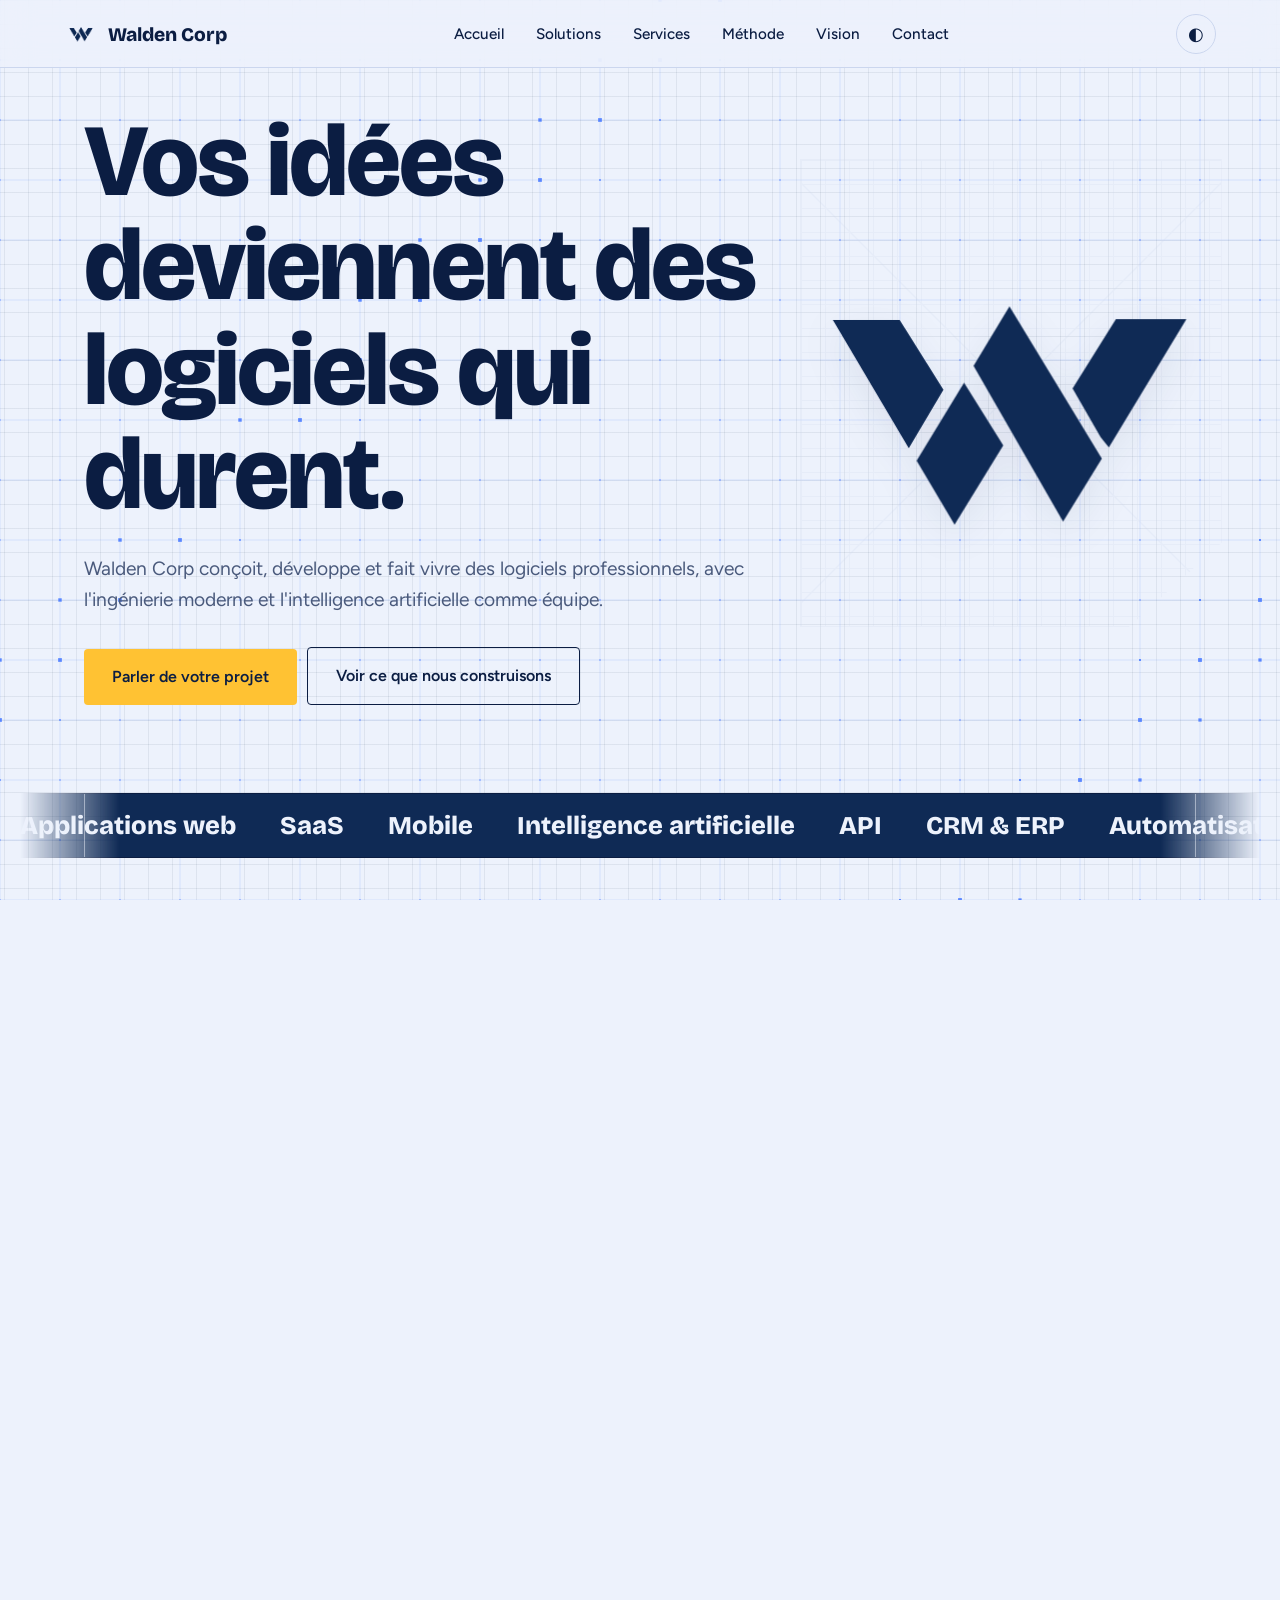
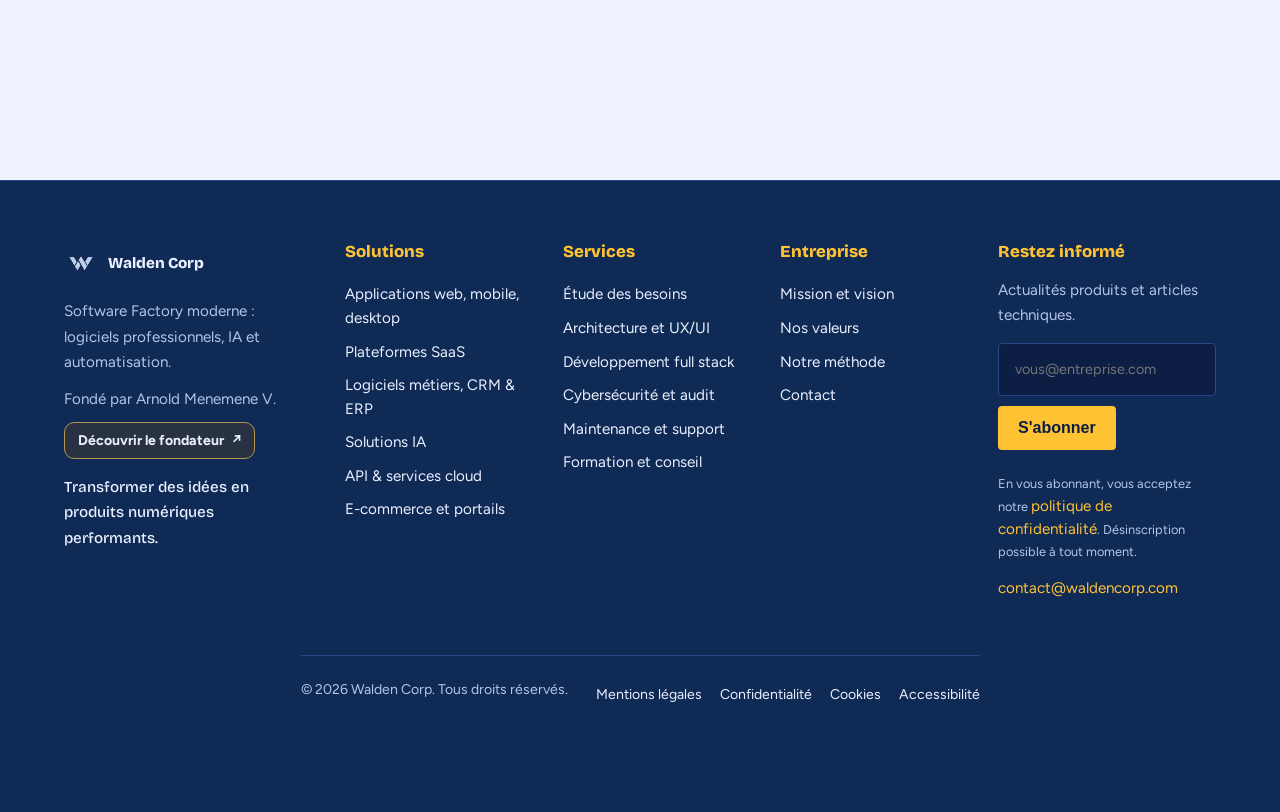
<file: methode/index.html>
<!DOCTYPE html>
<html lang="fr">
<head>
<meta charset="utf-8">
<meta name="viewport" content="width=device-width, initial-scale=1, viewport-fit=cover">
<script>try{const savedTheme=localStorage.getItem('wc-theme');document.documentElement.dataset.theme=(savedTheme==='light'||savedTheme==='dark')?savedTheme:'light'}catch(e){document.documentElement.dataset.theme='light'}</script>
<title>Notre méthode de conception et développement logiciel | Walden Corp</title>
<meta name="description" content="Découvrez la méthode Walden Corp pour cadrer, concevoir, développer, tester et faire évoluer des produits numériques.">
<meta name="robots" content="index,follow,max-image-preview:large">
<link rel="canonical" href="https://waldencorp.vercel.app/methode/">
<meta name="theme-color" content="#EDF2FC">
<meta property="og:type" content="website">
<meta property="og:site_name" content="Walden Corp">
<meta property="og:title" content="Notre méthode de conception et développement logiciel | Walden Corp">
<meta property="og:description" content="Découvrez la méthode Walden Corp pour cadrer, concevoir, développer, tester et faire évoluer des produits numériques.">
<meta property="og:url" content="https://waldencorp.vercel.app/methode/">
<meta property="og:locale" content="fr_FR">
<meta name="twitter:card" content="summary">
<meta name="twitter:title" content="Notre méthode de conception et développement logiciel | Walden Corp">
<meta name="twitter:description" content="Découvrez la méthode Walden Corp pour cadrer, concevoir, développer, tester et faire évoluer des produits numériques.">
<script type="application/ld+json">{"@context":"https://schema.org","@type":"Organization","name":"Walden Corp","url":"https://waldencorp.vercel.app/","description":"Développement logiciel sur mesure, applications et plateformes SaaS."}</script>
<!-- Favicon -->
<link rel="icon" href="/favicon-blue.ico" type="image/x-icon">
<link rel="preconnect" href="https://fonts.googleapis.com">
<link href="https://fonts.googleapis.com/css2?family=Bricolage+Grotesque:opsz,wght@12..96,500;12..96,800&family=Figtree:wght@400;500;600&display=swap" rel="stylesheet">
<style>
:root{--bg:#EDF2FC;--card:#FFFFFF;--ink:#0B1D42;--mut:#4A5A7C;--navy:#0F2A55;--sky:#4C7DFF;--sun:#FFC233;--line:#CBD6EE;--fd:'Bricolage Grotesque',Georgia,serif;--fb:'Figtree',system-ui,sans-serif;
box-sizing:border-box;padding-top:env(safe-area-inset-top,0px);padding-bottom:env(safe-area-inset-bottom,0px)}
@media (prefers-color-scheme:dark){:root:not([data-theme="light"]){--bg:#06112A;--card:#0C1E44;--ink:#EAF0FF;--mut:#9DB0D8;--navy:#8FB0FF;--line:#1B3266}}
:root[data-theme="dark"]{--bg:#06112A;--card:#0C1E44;--ink:#EAF0FF;--mut:#9DB0D8;--navy:#8FB0FF;--line:#1B3266}
html{scroll-padding-top:env(safe-area-inset-top,0px);scroll-behavior:smooth}
*{box-sizing:border-box;margin:0}

/* Transition de dégradé/absorption lors du changement de thème */
body, header, footer, .c, input, select, textarea, nav a, .chips a, .chips span {
  transition: background-color 0.6s ease-in-out, color 0.6s ease-in-out, border-color 0.6s ease-in-out, box-shadow 0.6s ease-in-out;
}

body{background:var(--bg);color:var(--ink);font:400 17px/1.6 var(--fb);overflow-x:hidden}
h1,h2,h3{font-family:var(--fd);font-weight:800;line-height:1.02;letter-spacing:-.02em}
h1{font-size:clamp(2.6rem,8vw,6.4rem)}h2{font-size:clamp(2rem,5vw,3.6rem);margin-bottom:.6em}h3{font-size:1.35rem;line-height:1.15}
p{max-width:62ch;color:var(--mut)}
a{color:inherit}
:focus-visible{outline:3px solid var(--sun);outline-offset:3px;border-radius:6px}
header{position:fixed;top:0;left:0;right:0;z-index:50;display:flex;align-items:center;justify-content:space-between;gap:16px;padding:calc(14px + env(safe-area-inset-top,0px)) 5vw 14px}header::before{content:"";position:absolute;inset:0;z-index:-1;background:color-mix(in srgb,var(--bg) 86%,transparent);backdrop-filter:blur(10px);transition:background-color 0.6s ease-in-out}
.brand{display:flex;align-items:center;gap:10px;font:800 1.2rem var(--fd);text-decoration:none}
.brand img{width:34px;height:auto;display:block}

/* Gestion de la visibilité des logos du header */
header .dark-logo{display:none!important}
header .light-logo{display:block!important}

@media (prefers-color-scheme:dark){
  :root:not([data-theme="light"]) header .light-logo{display:none!important}
  :root:not([data-theme="light"]) header .dark-logo{display:block!important}
}
:root[data-theme="dark"] header .light-logo{display:none!important}
:root[data-theme="dark"] header .dark-logo{display:block!important}
:root[data-theme="light"] header .light-logo{display:block!important}
:root[data-theme="light"] header .dark-logo{display:none!important}

nav{display:flex;gap:4px;flex-wrap:wrap}
nav a{padding:8px 14px;border-radius:99px;text-decoration:none;font-weight:500;font-size:.95rem}
nav a:hover{background:var(--card)}nav a.on{background:var(--navy);color:var(--bg)}
@media(max-width:940px){nav{position:fixed;left:0;right:0;bottom:0;justify-content:center;background:var(--card);padding:10px 8px calc(10px + env(safe-area-inset-bottom,0px));border-top:1px solid var(--line)}nav a{padding:8px 10px;font-size:.82rem}}
.page{display:none;padding:calc(110px + env(safe-area-inset-top,0px)) 5vw 120px;max-width:1240px;margin:auto;min-height:100vh}
.page.on{display:block}

/* Animations d'apparition et de disparition des blocs */
.rv {
  opacity: 0;
  transform: translateY(35px) scale(0.96);
  transition: opacity 0.6s cubic-bezier(0.16, 1, 0.3, 1), transform 0.6s cubic-bezier(0.16, 1, 0.3, 1);
  will-change: opacity, transform;
}
.rv.v {
  opacity: 1;
  transform: translateY(0) scale(1);
}

.btn{display:inline-block;padding:15px 28px;border-radius:99px;background:var(--sun);color:#0B1D42;font-weight:600;text-decoration:none;border:0;cursor:pointer;font-size:1rem;transition:transform .25s,box-shadow .25s, background-color 0.6s ease}
.btn:hover{transform:translateY(-3px) rotate(-1deg);box-shadow:0 10px 0 -2px var(--navy)}
.btn.g{background:transparent;border:2px solid var(--ink);color:var(--ink)}
.hero{display:grid;grid-template-columns:1.3fr .7fr;gap:4vw;align-items:center;min-height:72vh}
@media(max-width:820px){.hero{grid-template-columns:1fr}}
.hero p{font-size:1.2rem;margin:26px 0 32px}
.hl span{display:inline-block;opacity:0;transform:translateY(60%) rotate(4deg);animation:up .8s cubic-bezier(.2,.8,.2,1) forwards}
@keyframes up{to{opacity:1;transform:none}}
.mark{width:100%;max-width:400px;justify-self:center;overflow:visible}
.mark polygon{fill:var(--navy);transition:transform .6s cubic-bezier(.2,.8,.2,1)}
.mark .s{fill:var(--sun)}
.mark polygon{animation:fly 1.4s cubic-bezier(.2,.9,.2,1) both}
.mark polygon:nth-child(1){--x:-160px;--y:-90px}.mark polygon:nth-child(2){--x:-120px;--y:150px}
.mark polygon:nth-child(3){--x:0;--y:-200px}.mark polygon:nth-child(4){--x:180px;--y:-100px}
@keyframes fly{from{transform:translate(var(--x),var(--y)) rotate(25deg);opacity:0}}
.mark:hover polygon:nth-child(2){transform:translateY(-14px)}.mark:hover polygon:nth-child(4){transform:translate(10px,-10px)}
.strip{overflow:hidden;border-block:2px solid var(--ink);margin:70px -5vw;padding:16px 0;background:var(--navy);color:var(--bg)}
.strip div{display:flex;gap:44px;width:max-content;animation:mq 38s linear infinite;font:800 1.6rem var(--fd)}
@keyframes mq{to{transform:translateX(-50%)}}
.grid{display:grid;grid-template-columns:repeat(auto-fit,minmax(250px,1fr));gap:18px}
.c{background:var(--card);border:1px solid var(--line);border-radius:22px;padding:28px}
.c:nth-child(3n+2){border-radius:6px 40px 6px 40px}.c:nth-child(3n){border-radius:40px 6px 40px 6px}
.c p{margin-top:10px;font-size:.98rem}
.c .ic{width:44px;height:44px;border-radius:12px;background:var(--sun);display:grid;place-items:center;font:800 1.1rem var(--fd);color:#0B1D42;margin-bottom:16px}
.split{display:grid;grid-template-columns:1fr 1fr;gap:5vw;align-items:start;margin-top:60px}
@media(max-width:820px){.split{grid-template-columns:1fr}}
.tl{list-style:none;padding:0;border-left:3px solid var(--sky);margin-left:8px}
.tl li{padding:0 0 22px 26px;position:relative;font-weight:500}
.tl li:before{content:"";position:absolute;left:-11px;top:6px;width:19px;height:19px;border-radius:50%;background:var(--sun);border:3px solid var(--bg)}
.tl li b{display:block;font:800 1.1rem var(--fd)}.tl li span{color:var(--mut);font-weight:400;font-size:.95rem}
.chips{display:flex;flex-wrap:wrap;gap:10px}.chips span{padding:9px 18px;border-radius:99px;border:1.5px solid var(--line);background:var(--card);font-weight:500}
.chips span:hover{background:var(--sun);color:#0B1D42;transform:translateY(-3px)}
.big{font:800 clamp(1.6rem,4vw,2.8rem)/1.15 var(--fd);max-width:24ch;margin:0 0 40px}
form{display:grid;gap:14px;max-width:560px}
label{font-weight:600;font-size:.95rem}
input,select,textarea{width:100%;padding:14px 16px;border-radius:14px;border:1.5px solid var(--line);background:var(--card);color:var(--ink);font:inherit;margin-top:6px}
input:focus,select:focus,textarea:focus{border-color:var(--sky);outline:0;box-shadow:0 0 0 4px color-mix(in srgb,var(--sky) 30%,transparent)}
#ok{display:none;padding:16px;border-radius:14px;background:var(--sun);color:#0B1D42;font-weight:600}
footer{margin-top:90px;padding-top:30px;border-top:1px solid var(--line);display:flex;justify-content:space-between;flex-wrap:wrap;gap:12px;font-size:.9rem;color:var(--mut)}

/* Pied de page */
.ft{background:var(--navy);color:#EAF0FF;padding:60px 5vw calc(130px + env(safe-area-inset-bottom,0px));margin-top:60px;--card:#0C1E44;--line:#2A4585;--ink:#EAF0FF;--mut:#B4C4E8}
[data-theme="dark"] .ft,:root:not([data-theme="light"]) .ft{--navy:#0A1A3C}
.fg{max-width:1240px;margin:auto;display:grid;grid-template-columns:1.4fr 1fr 1fr .8fr 1.2fr;gap:36px}
@media(max-width:980px){.fg{grid-template-columns:1fr 1fr}.fb,.fn{grid-column:1/-1}}
.ft h4{font:800 1.05rem var(--fd);margin-bottom:14px;color:var(--sun)}
.ft a{display:block;text-decoration:none;padding:4px 0;color:#EAF0FF;font-size:.95rem}
.ft a:hover{color:var(--sun)}.ft .brand{display:flex}.ft p{color:#B4C4E8;font-size:.95rem}
.ft p a{display:inline;color:var(--sun)}.fq{font-family:var(--fd);font-weight:500;margin-top:8px;color:#EAF0FF!important}
.fn form{display:flex;gap:8px;margin-top:12px;flex-wrap:wrap}.fn input{flex:1;min-width:150px;margin:0}.fn .btn{padding:12px 20px}
.sr{position:absolute;left:-9999px}
.fl{max-width:1240px;margin:40px auto 0;padding-top:22px;border-top:1px solid #2A4585;display:flex;justify-content:space-between;flex-wrap:wrap;gap:12px;font-size:.88rem;color:#B4C4E8}
.fl a{display:inline;margin-left:16px;font-size:.88rem}
.lg h2{font-size:1.5rem;margin:34px 0 8px}.lg p{margin-bottom:8px}

body{font-size:1.0625rem}
main,.ft{position:relative;z-index:1}
#bg{position:fixed;inset:0;width:100%;height:100%;z-index:0;pointer-events:none}
.brand img{transition:transform .3s ease}
.brand:hover img{transform:scale(1.1) rotate(-5deg)}
.mk{justify-self:center;width:100%;max-width:400px;transform:perspective(800px) rotateY(calc(var(--mx,0)*14deg)) rotateX(calc(var(--my,0)*-14deg));transition:transform .25s ease-out}
.mk .mark{display:block;max-width:none;animation:bob 6s ease-in-out 1.6s infinite}
.mark .s{fill:var(--navy);animation:fly 1.4s cubic-bezier(.2,.9,.2,1) both,glow 3.2s ease-in-out 1.6s infinite}
@keyframes bob{50%{transform:translateY(-10px)}}
@keyframes glow{50%{filter:drop-shadow(0 0 14px rgba(255,194,51,.9))}}
.hero{min-height:min(62vh,620px)}
.strip{background:var(--navy);border-block:2px solid var(--ink);color:var(--bg);display:block;margin:70px -5vw 56px;padding:16px 0;-webkit-mask:linear-gradient(90deg,transparent,#000 8%,#000 92%,transparent);mask:linear-gradient(90deg,transparent,#000 8%,#000 92%,transparent)}
.strip div{font-size:clamp(1.15rem,3.2vw,1.6rem)}
.strip a{color:inherit;text-decoration:none;white-space:nowrap;padding:0;background:none;transition:color .2s}
.strip a:hover,.strip a.on{color:var(--ink);background:none}
.strip:hover div{animation-play-state:paused}
.chips a{display:inline-block;padding:9px 18px;border-radius:99px;border:1.5px solid var(--line);background:var(--card);font-weight:500;text-decoration:none}
.chips a:hover{background:var(--sun);color:#0B1D42;transform:translateY(-3px)}
.chips span:hover{background:var(--card);color:var(--ink);transform:none}
[id]{scroll-margin-top:120px}
.hit{animation:hit 1.6s}
@keyframes hit{30%{box-shadow:0 0 0 6px var(--sun)}}
.er{padding-top:4vh}.er .mk{max-width:130px;margin:0 0 10px;justify-self:start}
.n404{font:800 clamp(5.5rem,24vw,15rem)/.9 var(--fd);color:transparent;-webkit-text-stroke:2px var(--navy);animation:gl 4s infinite;margin-bottom:10px}
@keyframes gl{0%,92%,100%{transform:none}94%{transform:translate(-6px,2px) skewX(6deg)}96%{transform:translate(6px,-2px)}}
.fc{font-size:.8rem!important;margin-top:10px}#nls{color:var(--sun)!important;font-weight:600;margin-top:8px}

/* responsive */
h1{font-size:clamp(2.1rem,8vw,6.4rem);overflow-wrap:break-word;hyphens:auto}
.grid{grid-template-columns:repeat(auto-fit,minmax(min(250px,100%),1fr))}
.page{min-height:100dvh;padding-left:max(5vw,env(safe-area-inset-left));padding-right:max(5vw,env(safe-area-inset-right))}
header{padding-left:max(5vw,env(safe-area-inset-left));padding-right:max(5vw,env(safe-area-inset-right))}
.btn{min-height:46px;margin:0 6px 10px 0}
.tg{flex:none}
@media(min-width:1700px){html{font-size:112%}.page,.fg,.fl{max-width:1500px}}
@media(min-width:2400px){html{font-size:135%}.page,.fg,.fl{max-width:1900px}}
@media(max-width:940px){nav{flex-wrap:nowrap;overflow-x:auto;justify-content:safe center;gap:2px;scrollbar-width:none}nav a{flex:0 0 auto;min-height:44px;display:flex;align-items:center}.page{padding-bottom:130px}}
@media(max-width:820px){.hero{min-height:auto;gap:24px}.hero .mk{order:-1;max-width:170px;justify-self:start}}
@media(max-width:560px){.fg{grid-template-columns:1fr}.fl{flex-direction:column}.fl a{margin:0 14px 0 0}.hero .btn,.er .btn{display:block;text-align:center;margin-right:0}.c{padding:22px}.chips a,.chips span{font-size:.9rem;padding:8px 14px}.brand{font-size:1.05rem}.brand img{width:28px}.hero p{font-size:1.05rem}}
@media(max-width:360px){body{font-size:1rem}.page{padding-top:96px}}
@media(max-height:480px) and (orientation:landscape){.page{padding-top:80px}.hero{min-height:auto}.mk{max-width:120px}}
@media(pointer:coarse){.ft a{padding:10px 0;min-height:44px}.btn:hover{transform:none;box-shadow:none}}
/* transition : quatre éclats du W balayent l'écran */
#cur{position:fixed;inset:0;z-index:90;pointer-events:none;display:flex;overflow:hidden}
#cur i{flex:1;min-width:0;background:var(--navy);transform:translateY(-101%);transition:transform .42s cubic-bezier(.7,0,.2,1)}
#cur i:nth-child(2){background:var(--sky);transition-delay:.07s}#cur i:nth-child(3){background:var(--sun);transition-delay:.14s}#cur i:nth-child(4){transition-delay:.21s}
#cur.in i{transform:translateY(0)}#cur.out i{transform:translateY(101%)}
.tg{background:0;border:1.5px solid var(--line);color:var(--ink);border-radius:99px;width:40px;height:40px;cursor:pointer;font-size:1.1rem}

@media(prefers-reduced-motion:reduce){*{animation:none!important;transition:none!important}.rv,.hl span{opacity:1;transform:none}}
.md{position:fixed;inset:0;z-index:120;display:grid;place-items:center;padding:20px;background:rgba(6,17,42,.6);backdrop-filter:blur(6px);opacity:0;transition:opacity .25s}.md[hidden]{display:none}.md.o{opacity:1}
.mb{background:var(--card);color:var(--ink);border:1px solid var(--line);border-radius:28px 6px 28px 6px;padding:34px 30px;max-width:440px;width:100%;text-align:center;transform:translateY(24px) scale(.94);transition:transform .35s cubic-bezier(.3,1.5,.5,1)}.md.o .mb{transform:none}
.mb svg{width:72px;height:72px;margin-bottom:14px}.mb circle{fill:var(--sun)}.mb path{fill:none;stroke:#0B1D42;stroke-width:5;stroke-linecap:round;stroke-linejoin:round;stroke-dasharray:40;stroke-dashoffset:40}.md.o .mb path{animation:ck .5s .25s forwards}@keyframes ck{to{stroke-dashoffset:0}}
.mb p{margin:10px auto 24px}

/* Footer responsive refinements — original themes and animations preserved */
.ft{padding:clamp(34px,5vw,60px) clamp(16px,4vw,56px) calc(28px + env(safe-area-inset-bottom,0px));overflow-wrap:anywhere}
.fg{grid-template-columns:minmax(0,1.35fr) repeat(3,minmax(0,1fr)) minmax(0,1.2fr);gap:clamp(16px,2.4vw,34px);align-items:start}
.fg>*{min-width:0}.ft a,.fl a{overflow-wrap:anywhere;word-break:normal}
.fn form{min-width:0;display:flex;flex-wrap:wrap;gap:8px}.fn input{flex:1 1 140px;min-width:0;width:100%}.fn button{min-height:44px}
.fl{gap:12px 24px;align-items:flex-start}.fl>span{min-width:0;max-width:100%;overflow-wrap:anywhere}.fl>span:last-child{display:flex;flex-wrap:wrap;gap:4px 16px}
@media(max-width:1100px){.fg{grid-template-columns:repeat(2,minmax(0,1fr));gap:26px 22px}.fb,.fn{grid-column:1/-1}}
@media(max-width:680px){.ft{padding:32px 18px calc(24px + env(safe-area-inset-bottom,0px));margin-top:40px}.fg{grid-template-columns:minmax(0,1fr);gap:22px}.fb,.fn{grid-column:auto}.ft a{min-height:44px;padding:10px 0}.fn form{display:grid;grid-template-columns:minmax(0,1fr)}.fn input,.fn button{width:100%;min-width:0;min-height:48px}.fl{margin-top:24px;flex-direction:column;gap:12px}.fl>span:last-child{display:grid;grid-template-columns:repeat(2,minmax(0,1fr));width:100%;gap:6px 16px}.fl a{min-height:44px;padding:10px 0}.hero .btn,.er .btn{width:100%;text-align:center;margin-right:0}}
@media(max-width:360px){.ft{padding-left:14px;padding-right:14px}.fl>span:last-child{grid-template-columns:minmax(0,1fr)}}
@media(max-height:520px) and (orientation:landscape) and (max-width:940px){.ft{padding-top:26px}.fg{grid-template-columns:repeat(2,minmax(0,1fr))}.fb,.fn{grid-column:1/-1}}
@media(max-width:760px){header{flex-wrap:wrap;gap:8px}nav{order:3;flex:1 0 100%;width:100%;max-width:100%;overflow-x:auto;flex-wrap:nowrap;justify-content:flex-start;scrollbar-width:none;overscroll-behavior-x:contain}nav::-webkit-scrollbar{display:none}nav a{flex:0 0 auto;white-space:nowrap}}
@media(max-width:420px){nav a{font-size:.8rem;padding:8px 9px}.tg{min-width:44px;min-height:44px}}


/* Contact redesign + responsive polish */
.accent-word{color:var(--sky)}.contact-shell{display:grid;grid-template-columns:minmax(0,1fr) minmax(320px,.88fr);gap:clamp(24px,5vw,76px);align-items:center;padding:clamp(22px,4vw,58px);border:1px solid var(--line);border-radius:30px 8px 30px 8px;background:color-mix(in srgb,var(--card) 82%,var(--bg));box-shadow:0 24px 70px color-mix(in srgb,var(--navy) 9%,transparent);overflow:hidden}.contact-intro{min-width:0}.eyebrow{display:inline-flex;align-items:center;gap:9px;color:var(--sky);font-size:.82rem;font-weight:700;letter-spacing:.09em;text-transform:uppercase;margin-bottom:22px}.eyebrow svg{width:18px;height:18px;fill:none;stroke:currentColor;stroke-width:1.8}.contact-intro h1{font-size:clamp(2.5rem,5.4vw,5rem);line-height:1.03}.contact-lead{font-size:1.08rem;margin:22px 0 24px;max-width:46ch}.contact-points{display:grid;gap:15px}.contact-points>div{display:flex;align-items:center;gap:12px}.point-icon,.form-icon{display:grid;place-items:center;flex:0 0 44px;width:44px;height:44px;border-radius:14px;background:color-mix(in srgb,var(--sky) 14%,var(--card));color:var(--sky)}.point-icon svg,.form-icon svg{width:22px;height:22px;fill:none;stroke:currentColor;stroke-width:1.7;stroke-linecap:round;stroke-linejoin:round}.contact-points b,.contact-points small{display:block}.contact-points b{font-size:.96rem}.contact-points small{color:var(--mut);font-size:.87rem}.contact-art{position:relative;max-width:360px;margin:24px auto 0;width:100%;padding:12px}.contact-art svg{position:relative;z-index:1;width:100%;overflow:visible}.art-path{fill:none;stroke:var(--line);stroke-width:3;stroke-dasharray:6 8}.art-plane{fill:var(--sun);stroke:var(--navy);stroke-width:5;stroke-linejoin:round;filter:drop-shadow(0 14px 10px color-mix(in srgb,var(--navy) 14%,transparent));animation:plane-float 5s ease-in-out infinite}.art-plane-line{fill:none;stroke:var(--navy);stroke-width:4;stroke-linecap:round;stroke-linejoin:round}.art-dot{fill:var(--sky);animation:dot-pulse 2.6s ease-in-out infinite}.art-orbit{position:absolute;border:1px solid var(--line);border-radius:50%;inset:14% 9%;transform:rotate(-18deg)}.orbit-two{inset:22% 1%;transform:rotate(24deg);border-style:dashed}.art-note{display:block;text-align:center;color:var(--mut);font-size:.85rem;font-weight:600}.contact-form-card{min-width:0;padding:clamp(20px,3vw,34px);border:1px solid var(--line);border-radius:24px 6px 24px 6px;background:var(--card);box-shadow:0 18px 45px color-mix(in srgb,var(--navy) 8%,transparent)}.form-heading{display:flex;align-items:center;gap:13px;margin-bottom:22px}.form-heading h2{font-size:clamp(1.45rem,2.6vw,2rem);margin:0 0 4px}.form-heading p{font-size:.84rem;margin:0}.contact-form-card form{max-width:none;gap:16px}.contact-form-card label{display:block;font-size:.9rem}.contact-form-card label>span:first-child:not(.field-wrap){color:var(--sky)}.field-wrap{position:relative;display:flex;align-items:center;margin-top:7px}.field-wrap>svg{position:absolute;left:14px;z-index:1;width:19px;height:19px;fill:none;stroke:var(--mut);stroke-width:1.7;stroke-linecap:round;stroke-linejoin:round;pointer-events:none}.contact-form-card input,.contact-form-card select,.contact-form-card textarea{margin:0;border-radius:12px;border:1px solid var(--line);background:var(--bg);padding:13px 14px;color:var(--ink);font-size:.95rem;min-width:0}.contact-form-card .field-wrap input,.contact-form-card .field-wrap select{padding-left:43px}.contact-form-card textarea{resize:vertical;min-height:132px}.contact-form-card input::placeholder,.contact-form-card textarea::placeholder{color:var(--mut);opacity:.8}.contact-form-card input:focus,.contact-form-card select:focus,.contact-form-card textarea:focus{border-color:var(--sky);box-shadow:0 0 0 4px color-mix(in srgb,var(--sky) 16%,transparent)}.contact-submit{display:flex;align-items:center;justify-content:center;gap:12px;width:100%;margin:0;border-radius:12px;background:var(--sun);padding:14px 20px}.contact-submit svg,.actions svg{width:19px;height:19px;fill:none;stroke:currentColor;stroke-width:1.8;stroke-linecap:round;stroke-linejoin:round}.contact-submit:hover{box-shadow:0 8px 0 -3px var(--navy)}.form-privacy{display:flex;gap:8px;align-items:flex-start;font-size:.78rem;margin:0;max-width:none}.form-privacy svg{width:16px;height:16px;flex:0 0 16px;fill:none;stroke:var(--mut);stroke-width:1.7;margin-top:3px}.error-hero{display:grid;grid-template-columns:minmax(0,1.05fr) minmax(280px,.95fr);gap:clamp(28px,6vw,90px);align-items:center;padding:clamp(22px,4vw,60px);border:1px solid var(--line);border-radius:30px 8px 30px 8px;background:var(--card);overflow:hidden;position:relative}.error-copy{min-width:0;position:relative;z-index:2}.status-dot{width:8px;height:8px;border-radius:50%;background:var(--sun);box-shadow:0 0 0 5px color-mix(in srgb,var(--sun) 20%,transparent)}.error-title-row{display:flex;align-items:center;gap:clamp(10px,2vw,24px);margin:4px 0 18px}.n404{font:800 clamp(5rem,12vw,10rem)/.82 var(--fd);letter-spacing:-.08em;color:transparent;-webkit-text-stroke:2px var(--navy);margin:0;white-space:nowrap;animation:gl 4s infinite}.n404 span{color:var(--sun);-webkit-text-stroke:0}.error-logo{width:clamp(66px,9vw,120px);flex:0 0 auto;transform:rotate(5deg);animation:logo-float 5s ease-in-out infinite}.error-logo svg{width:100%;height:auto;overflow:visible}.error-logo polygon{fill:var(--navy)}.error-logo polygon.s{fill:var(--sun)}.error-copy h1{font-size:clamp(2rem,4vw,3.7rem);line-height:1.04;max-width:15ch}.error-description{font-size:1.08rem;margin:18px 0 28px;max-width:45ch}.actions{display:flex;flex-wrap:wrap;gap:10px}.actions .btn{display:inline-flex;align-items:center;justify-content:center;gap:9px}.error-visual{position:relative;min-width:0;min-height:300px;display:grid;place-items:center;border-radius:22px 6px 22px 6px;background:color-mix(in srgb,var(--bg) 85%,var(--sky) 15%);overflow:hidden}.visual-grid{position:absolute;inset:0;background-image:linear-gradient(color-mix(in srgb,var(--sky) 12%,transparent) 1px,transparent 1px),linear-gradient(90deg,color-mix(in srgb,var(--sky) 12%,transparent) 1px,transparent 1px);background-size:24px 24px;mask-image:radial-gradient(ellipse,black,transparent 75%)}.error-visual svg{width:min(100%,390px);position:relative;overflow:visible}.wire{fill:none;stroke:var(--navy);stroke-width:5;stroke-linecap:round;stroke-dasharray:9 7}.plug rect{fill:var(--card);stroke:var(--navy);stroke-width:5}.plug path{fill:none;stroke:var(--navy);stroke-width:6;stroke-linecap:round}.plug-a{animation:plug-float 4s ease-in-out infinite}.plug-b{animation:plug-float 4s ease-in-out -2s infinite}.plug-b rect{fill:var(--sun)}.spark{fill:var(--sky)}.spark-line{fill:none;stroke:var(--sky);stroke-width:4;stroke-linecap:round}.visual-caption{position:absolute;bottom:16px;left:12px;right:12px;text-align:center;font-size:.8rem;font-weight:600;color:var(--mut)}
@keyframes plane-float{50%{transform:translateY(-8px) rotate(-2deg)}}@keyframes dot-pulse{50%{opacity:.4;transform:scale(.8)}}@keyframes logo-float{50%{transform:translateY(-8px) rotate(-1deg)}}@keyframes plug-float{50%{transform:translateY(-7px) rotate(-2deg)}}
@media(max-width:900px){.contact-shell{grid-template-columns:minmax(0,1fr) minmax(0,1fr);gap:24px;padding:clamp(18px,3vw,32px)}.contact-art{max-width:280px}.error-hero{grid-template-columns:minmax(0,1fr);gap:26px}.error-visual{min-height:250px}.error-visual svg{max-width:330px}.n404{font-size:clamp(5.5rem,18vw,9rem)}}
@media(max-width:650px){.contact-shell{grid-template-columns:minmax(0,1fr);padding:18px;gap:22px;border-radius:22px 6px 22px 6px}.contact-intro h1{font-size:clamp(2.35rem,10vw,3.7rem)}.contact-art{max-width:250px;margin:12px auto 0}.contact-form-card{padding:20px 16px}.contact-points{gap:12px}.error-hero{padding:22px 18px;gap:22px}.error-title-row{gap:12px}.n404{font-size:clamp(5rem,25vw,8rem);-webkit-text-stroke-width:1.5px}.error-logo{width:clamp(56px,18vw,90px)}.error-copy h1{font-size:clamp(2rem,8vw,3rem)}.error-visual{min-height:220px}.actions{display:grid;grid-template-columns:minmax(0,1fr)}.actions .btn{width:100%;margin:0}}
@media(max-width:360px){.contact-shell{padding:12px}.contact-form-card{padding:17px 12px}.contact-form-card input,.contact-form-card select,.contact-form-card textarea{font-size:16px}.error-title-row{gap:8px}.n404{font-size:4.5rem}.error-logo{width:52px}.error-visual{min-height:185px}}
@media(prefers-reduced-motion:reduce){.art-plane,.art-dot,.error-logo,.plug-a,.plug-b{animation:none!important}}


/* Footer responsive — spacing controlled independently by row and column */
.ft{padding:clamp(34px,5vw,60px) clamp(18px,5vw,5vw) calc(100px + env(safe-area-inset-bottom,0px))}
.fg{column-gap:clamp(22px,3vw,36px);row-gap:clamp(30px,4vw,44px);align-items:start}
.fg>div{min-width:0}
.ft h4{margin:0 0 16px;line-height:1.25}
.ft a{line-height:1.55;padding:5px 0;overflow-wrap:anywhere}
.ft .fb .brand{margin-bottom:4px}
.ft .fb p{line-height:1.65}
.ft .fb p+p{margin-top:12px!important}
.ft .fq{margin-top:16px!important}
.fn>p{line-height:1.6}
.fn form{gap:10px;margin-top:16px}
.fn .fc{line-height:1.6;margin-top:14px}
.fl{align-items:flex-start;gap:16px 28px;margin-top:clamp(30px,4vw,42px);padding-top:22px;line-height:1.7}
.fl>span{min-width:0}
.fl>span:last-child{display:flex;flex-wrap:wrap;gap:8px 18px}
.fl a{margin:0;line-height:1.7}
@media(max-width:980px){
 .fg{grid-template-columns:repeat(2,minmax(0,1fr));column-gap:clamp(18px,4vw,32px);row-gap:34px}
 .fg .fb,.fg .fn{grid-column:1/-1}
 .fg .fb{max-width:620px}
 .fg .fn{max-width:680px;width:100%}
 .fl{margin-top:34px}
}
@media(max-width:620px){
 .ft{margin-top:38px;padding:34px 20px calc(94px + env(safe-area-inset-bottom,0px))}
 .fg{grid-template-columns:minmax(0,1fr);row-gap:28px}
 .fg .fb,.fg .fn{grid-column:auto}
 .fg>div:not(.fb):not(.fn){padding-top:20px;border-top:1px solid color-mix(in srgb,#B4C4E8 24%,transparent)}
 .ft h4{margin-bottom:12px}
 .ft a{padding:6px 0;font-size:.96rem}
 .fg .fb .brand{margin-bottom:10px}
 .fg .fb p+p{margin-top:12px!important}
 .fg .fq{margin-top:16px!important}
 .fn form{display:grid;grid-template-columns:minmax(0,1fr);gap:10px}
 .fn input,.fn .btn{width:100%;min-width:0}
 .fl{display:flex;flex-direction:column;align-items:stretch;gap:18px;margin-top:28px;padding-top:20px}
 .fl>span{display:block}
 .fl>span:last-child{display:flex;flex-direction:column;align-items:flex-start;gap:8px}
 .fl a{display:inline-block;padding:2px 0}
}
@media(max-width:360px){
 .ft{padding-left:15px;padding-right:15px}
 .fg{row-gap:24px}
 .fg>div:not(.fb):not(.fn){padding-top:17px}
 .ft a{font-size:.93rem}
}

/* Founder page — isolated component styles */
.founder-link{display:inline-flex!important;align-items:center;gap:8px;margin-top:10px;padding:9px 13px!important;border:1px solid color-mix(in srgb,var(--sun) 65%,var(--line));border-radius:10px;background:color-mix(in srgb,var(--sun) 12%,var(--card));color:var(--ink)!important;font-size:.88rem!important;font-weight:700;text-decoration:none;line-height:1.25!important;transition:transform .2s ease,border-color .2s ease,background .2s ease}.founder-link:hover{transform:translateY(-2px);border-color:var(--sun);background:color-mix(in srgb,var(--sun) 22%,var(--card))}
.founder-shell{display:grid;grid-template-columns:minmax(0,1.08fr) minmax(280px,.92fr);gap:clamp(26px,5vw,70px);align-items:center;padding:clamp(20px,4vw,52px);border:1px solid var(--line);border-radius:30px 8px 30px 8px;background:var(--card);box-shadow:0 24px 70px color-mix(in srgb,var(--navy) 8%,transparent);overflow:hidden}
.founder-copy{min-width:0}.founder-copy .eyebrow,.founder-section-heading .eyebrow,.founder-vision .eyebrow,.founder-final-cta .eyebrow{margin-bottom:18px}.founder-status{width:8px;height:8px;border-radius:50%;background:var(--sun);box-shadow:0 0 0 5px color-mix(in srgb,var(--sun) 20%,transparent)}.founder-copy h1{font-size:clamp(2.5rem,5.2vw,5rem);line-height:1.02;max-width:12ch}.founder-highlight{color:var(--sky)}.founder-lead{font-size:clamp(1rem,1.7vw,1.15rem);margin:24px 0 28px;max-width:54ch}.founder-actions{display:flex;flex-wrap:wrap;gap:10px}.founder-actions .btn,.founder-final-cta .btn{display:inline-flex;align-items:center;justify-content:center;gap:10px}.founder-actions svg,.founder-final-cta svg{width:18px;height:18px;fill:none;stroke:currentColor;stroke-width:1.8;stroke-linecap:round;stroke-linejoin:round}
.founder-principles{display:grid;grid-template-columns:repeat(3,minmax(0,1fr));gap:12px;margin-top:34px;padding-top:22px;border-top:1px solid var(--line)}.founder-principles div{min-width:0}.founder-principles b,.founder-principles span{display:block}.founder-principles b{font-size:.94rem}.founder-principles span{font-size:.8rem;color:var(--mut);line-height:1.45;margin-top:4px}
.founder-art-card{position:relative;min-width:0;max-width:480px;width:100%;justify-self:center;border:1px solid var(--line);border-radius:24px 6px 24px 6px;background:color-mix(in srgb,var(--bg) 88%,var(--sky) 12%);overflow:hidden;padding:18px 18px 14px}.founder-art-card:before{content:"";position:absolute;inset:0;background-image:linear-gradient(color-mix(in srgb,var(--sky) 10%,transparent) 1px,transparent 1px),linear-gradient(90deg,color-mix(in srgb,var(--sky) 10%,transparent) 1px,transparent 1px);background-size:24px 24px;mask-image:radial-gradient(ellipse,black,transparent 78%)}.founder-art-label{position:relative;z-index:1;display:flex;justify-content:space-between;align-items:center;color:var(--mut);font-size:.68rem;font-weight:700;letter-spacing:.12em}.founder-art-label span:first-child{display:grid;place-items:center;width:32px;height:32px;background:var(--navy);color:var(--bg);border-radius:9px;font-size:.9rem;letter-spacing:0}.founder-illustration{position:relative;display:block;width:100%;height:auto;max-height:420px}.founder-orbit{fill:none;stroke:var(--line);stroke-width:1.5}.orbit-dashed{stroke-dasharray:5 8}.founder-spark{fill:none;stroke:var(--sky);stroke-width:4;stroke-linecap:round;stroke-linejoin:round}.founder-float-card{fill:var(--card);stroke:var(--line);stroke-width:2}.founder-card-line{fill:none;stroke:var(--mut);stroke-width:3;stroke-linecap:round}.founder-sun{fill:var(--sun)}.founder-body{stroke:var(--navy);stroke-width:3;stroke-linejoin:round}.founder-shirt{fill:var(--card);stroke:var(--navy);stroke-width:2}.founder-face{fill:#D8A78B;stroke:var(--navy);stroke-width:3}.founder-hair{fill:var(--navy);stroke:var(--navy);stroke-width:3;stroke-linejoin:round}.founder-face-detail{fill:none;stroke:var(--navy);stroke-width:3;stroke-linecap:round}.founder-collar{fill:var(--sun);stroke:var(--navy);stroke-width:2;stroke-linejoin:round}.founder-blue-dot{fill:var(--sky)}.founder-art-caption{position:relative;display:flex;align-items:center;gap:12px;padding:12px 10px 2px;border-top:1px solid var(--line)}.founder-caption-mark{display:grid;place-items:center;width:42px;height:42px;flex:0 0 42px;border-radius:12px;background:var(--sun);color:var(--navy);font:800 1rem var(--fd)}.founder-art-caption b,.founder-art-caption small{display:block}.founder-art-caption b{font-size:.9rem}.founder-art-caption small{font-size:.8rem;color:var(--mut);margin-top:2px}
.founder-lower{margin-top:clamp(58px,8vw,100px)}.founder-section-heading{max-width:760px;margin-bottom:30px}.founder-section-heading h2,.founder-vision h2,.founder-final-cta h2{font-size:clamp(2rem,4vw,3.7rem);line-height:1.05}.founder-section-heading p{margin-top:18px;font-size:1.04rem}.founder-skill-grid{display:grid;grid-template-columns:repeat(4,minmax(0,1fr));gap:14px}.founder-skill{min-width:0;padding:clamp(18px,2.2vw,26px);border:1px solid var(--line);border-radius:18px 5px 18px 5px;background:var(--card);transition:transform .25s ease,border-color .25s ease}.founder-skill:hover{transform:translateY(-4px);border-color:var(--sky)}.founder-skill-icon{display:grid;place-items:center;width:46px;height:46px;border-radius:14px;background:color-mix(in srgb,var(--sky) 13%,var(--card));color:var(--sky);margin-bottom:22px}.founder-skill-icon svg{width:24px;height:24px;fill:none;stroke:currentColor;stroke-width:1.7;stroke-linecap:round;stroke-linejoin:round}.founder-skill h3{font-size:1.13rem;line-height:1.2;margin-bottom:12px}.founder-skill p{font-size:.91rem;line-height:1.65}.founder-tag{display:inline-flex;margin-top:18px;padding:5px 9px;border-radius:6px;background:color-mix(in srgb,var(--sun) 18%,var(--card));color:var(--ink);font-size:.72rem;font-weight:700}
.founder-vision{display:grid;grid-template-columns:minmax(0,1fr) minmax(0,1fr);gap:clamp(24px,6vw,80px);align-items:start;margin-top:clamp(60px,8vw,100px);padding:clamp(24px,4vw,48px);border-radius:26px 6px 26px 6px;background:var(--navy);color:var(--bg)}.founder-vision p{color:color-mix(in srgb,var(--bg) 78%,var(--navy));margin-bottom:16px}.founder-vision .eyebrow{color:var(--sun)}.founder-vision .founder-highlight{color:var(--sun)}.founder-text-link{display:inline-flex;gap:10px;align-items:center;margin-top:10px;color:var(--sun);font-weight:700;text-decoration:none}.founder-text-link span{font-size:1.3rem;transition:transform .2s}.founder-text-link:hover span{transform:translateX(4px)}
.founder-final-cta{display:flex;align-items:center;justify-content:space-between;gap:28px;margin-top:clamp(46px,7vw,82px);padding:clamp(22px,4vw,42px);border:1px solid var(--line);border-radius:24px 6px 24px 6px;background:var(--card)}.founder-final-cta h2{max-width:18ch}.founder-final-cta .eyebrow{display:inline-flex}
@media(max-width:1000px){.founder-shell{grid-template-columns:minmax(0,1fr) minmax(250px,.8fr);gap:24px}.founder-skill-grid{grid-template-columns:repeat(2,minmax(0,1fr))}.founder-copy h1{font-size:clamp(2.6rem,6vw,4.4rem)}}
@media(max-width:720px){.founder-shell{grid-template-columns:minmax(0,1fr);padding:clamp(18px,4vw,30px)}.founder-copy h1{max-width:15ch;font-size:clamp(2.6rem,10vw,4rem)}.founder-art-card{max-width:430px}.founder-principles{gap:10px}.founder-vision{grid-template-columns:minmax(0,1fr);gap:18px}.founder-final-cta{align-items:stretch;flex-direction:column}.founder-final-cta .btn{width:100%}}
@media(max-width:440px){.founder-shell{padding:16px}.founder-principles{grid-template-columns:minmax(0,1fr);gap:14px}.founder-principles div{display:grid;grid-template-columns:100px minmax(0,1fr);gap:10px;align-items:start}.founder-skill-grid{grid-template-columns:minmax(0,1fr)}.founder-skill{padding:20px}.founder-vision{padding:22px 18px}.founder-final-cta{padding:22px 18px}.founder-actions{display:grid;grid-template-columns:minmax(0,1fr)}.founder-actions .btn{width:100%}}
@media(prefers-reduced-motion:reduce){.founder-skill,.founder-link,.founder-text-link span{transition:none!important}}



/* UX polish: interactions lisibles, formulaires et navigation mobile */
button:disabled{opacity:.68;cursor:wait;transform:none!important;box-shadow:none!important}
input[type="checkbox"]{width:18px;height:18px;flex:0 0 18px;margin:3px 0 0;accent-color:var(--sky);cursor:pointer}
.nl-consent{display:flex;align-items:flex-start;gap:10px;font-size:.82rem;line-height:1.5;font-weight:400;color:var(--mut);cursor:pointer}
.nl-consent a{display:inline!important;min-height:0!important;padding:0!important;color:var(--sky)!important;text-decoration:underline}
#nls:empty{display:none}
#ok{scroll-margin-top:120px}
@media(max-width:760px){
  header{background:color-mix(in srgb,var(--bg) 94%,transparent)}
  .page{padding-top:clamp(112px,20vw,148px);padding-bottom:calc(112px + env(safe-area-inset-bottom,0px))}
  nav{padding:8px max(12px,env(safe-area-inset-left)) calc(8px + env(safe-area-inset-bottom,0px));mask-image:linear-gradient(90deg,transparent,#000 4%,#000 96%,transparent)}
  nav a{font-size:.82rem;min-height:44px}
  .contact-shell{grid-template-columns:minmax(0,1fr);padding:clamp(18px,5vw,28px);gap:28px}
  .contact-art{max-height:210px;overflow:hidden}
  .contact-form-card{min-width:0}
  .contact-form-card form{width:100%;min-width:0}
  .contact-form-card input,.contact-form-card select,.contact-form-card textarea{font-size:16px}
}
@media(hover:none){.c:hover,.btn:hover{transform:none;box-shadow:none}}


/* WALDEN ARCHITECTURAL SYSTEM — structure renforcée, identité et interactions préservées */
:root{
  --arch-unit:24px;
  --arch-rule:color-mix(in srgb,var(--ink) 16%,transparent);
}
body{
  background-image:
    linear-gradient(var(--arch-rule) 1px,transparent 1px),
    linear-gradient(90deg,var(--arch-rule) 1px,transparent 1px);
  background-size:var(--arch-unit) var(--arch-unit);
  background-position:center top;
  background-attachment:fixed;
}
body::after{
  content:"";position:fixed;inset:0;pointer-events:none;z-index:0;
  background:linear-gradient(90deg,var(--bg) 0%,color-mix(in srgb,var(--bg) 96%,transparent) 14%,color-mix(in srgb,var(--bg) 96%,transparent) 86%,var(--bg) 100%);
}
header,.page,footer{position:relative;z-index:1}
header{position:fixed}
header::before{border-bottom:1px solid var(--line);backdrop-filter:blur(16px)}
.page{isolation:isolate}
.page h2{position:relative;padding-bottom:.28em}
.page h2::after{
  content:"";display:block;width:clamp(44px,7vw,88px);height:4px;
  margin-top:.28em;background:var(--sky);
}
.hero{position:relative;isolation:isolate}
.hero::before{
  content:"";position:absolute;z-index:-1;right:-2vw;top:8%;width:min(43%,420px);height:76%;
  border:1px solid var(--line);
  background:
    linear-gradient(135deg,transparent 49.8%,var(--line) 50%,transparent 50.2%),
    linear-gradient(45deg,transparent 49.8%,var(--line) 50%,transparent 50.2%),
    linear-gradient(var(--line) 1px,transparent 1px),
    linear-gradient(90deg,var(--line) 1px,transparent 1px);
  background-size:100% 100%,100% 100%,24px 24px,24px 24px;
  opacity:.45;clip-path:polygon(0 0,100% 0,100% 82%,78% 100%,0 100%);
  pointer-events:none;
}
.c{
  position:relative;border-radius:4px!important;border-color:var(--line);
  box-shadow:inset 3px 0 0 color-mix(in srgb,var(--sky) 0%,transparent);
  transition:transform .32s cubic-bezier(.2,.8,.2,1),background-color .6s ease,border-color .6s ease,box-shadow .32s ease;
}
.c::after{
  content:"";position:absolute;right:-1px;top:-1px;width:18px;height:18px;
  border-top:2px solid var(--sky);border-right:2px solid var(--sky);pointer-events:none;
  opacity:.7;transition:width .25s ease,height .25s ease,opacity .25s ease;
}
.c:hover{transform:translateY(-5px);box-shadow:0 12px 28px color-mix(in srgb,var(--ink) 9%,transparent),inset 3px 0 0 var(--sky)}
.c:hover::after{width:28px;height:28px;opacity:1}
.c:nth-child(3n+2),.c:nth-child(3n){border-radius:4px!important}
.c .ic{border-radius:4px;background:color-mix(in srgb,var(--sky) 12%,var(--card));border:1px solid color-mix(in srgb,var(--sky) 35%,var(--line));}
.btn{border-radius:4px;position:relative;overflow:hidden;transition:transform .28s cubic-bezier(.2,.8,.2,1),box-shadow .28s ease,background-color .6s ease}
.btn:hover{transform:translateY(-3px);box-shadow:4px 4px 0 var(--navy)}
.btn.g{border-width:1.5px}
nav a{border-radius:4px}
nav a:hover{transform:translateY(-1px)}
nav a.on{box-shadow:inset 0 -2px 0 var(--sun)}
.chips span{border-radius:4px}
input,select,textarea{border-radius:4px}
.tl{border-left-width:1px}
.tl li:before{width:11px;height:11px;left:-7px;border-radius:0;transform:rotate(45deg);background:var(--sky)}
.strip{border-block-width:1px;position:relative}
.strip::before,.strip::after{content:"";position:absolute;top:0;bottom:0;width:1px;background:color-mix(in srgb,var(--bg) 50%,transparent);pointer-events:none}
.strip::before{left:5vw}.strip::after{right:5vw}
.mark{filter:drop-shadow(0 14px 20px color-mix(in srgb,var(--ink) 8%,transparent))}
footer{border-top:1px solid var(--line)}
@media(max-width:820px){
  body{background-size:32px 32px}
  .hero::before{right:0;top:22%;width:72%;height:60%;opacity:.23}
  .page h2::after{height:3px}
}
@media(hover:none){
  .c:hover{transform:none;box-shadow:none}
  .btn:hover{transform:none;box-shadow:none}
}
@media(prefers-reduced-motion:reduce){
  *,*::before,*::after{scroll-behavior:auto!important;animation-duration:.01ms!important;animation-iteration-count:1!important;transition-duration:.01ms!important}
}


/* ARCHITECTURAL RENDER REVIEW FIXES */
:root{--arch-rule:color-mix(in srgb,var(--ink) 7%,transparent)}
body::after{display:none!important}
body{background-color:var(--bg);background-attachment:fixed}
@media(max-width:820px){body{background-size:32px 32px;background-attachment:scroll}}
/* L'architecture accompagne le contenu, elle ne doit pas le concurrencer */
.hero::before{opacity:.22}
.c::after{opacity:.45}
.c:hover::after{opacity:.9}
@media(prefers-reduced-motion:reduce){
  .hero::before{transition:none!important}
}

</style>
</head>
<body data-route="methode">
<canvas id="bg" aria-hidden="true"></canvas>
<div id="cur"><i></i><i></i><i></i><i></i></div>
<header>
<a class="brand" href="/" aria-label="Walden Corp, accueil">
  <img src="/Icon_Only_Blue-removebg.png" alt="Logo Walden Corp" class="light-logo">
  <img src="/logo%20only%20bleu%20beige.png" alt="Logo Walden Corp" class="dark-logo">
  Walden Corp
</a>
<nav id="nav" aria-label="Navigation principale">
<a href="/">Accueil</a><a href="/solutions/">Solutions</a><a href="/services/">Services</a><a href="/methode/">Méthode</a><a href="/vision/">Vision</a><a href="/contact/">Contact</a></nav>
<button class="tg" id="tg" aria-label="Changer de thème">◐</button>
</header>

<main>
<section class="page" id="p-">
<div class="hero"><div>
<h1 class="hl" id="hl">Vos idées deviennent des logiciels qui durent.</h1>
<p>Walden Corp conçoit, développe et fait vivre des logiciels professionnels, avec l'ingénierie moderne et l'intelligence artificielle comme équipe.</p>
<a class="btn" href="/contact/">Parler de votre projet</a> <a class="btn g" href="/solutions/">Voir ce que nous construisons</a></div>
<div class="mk"><svg class="mark" viewBox="180 360 900 560" role="img" aria-label="Logo Walden Corp"><polygon points="199,406 361,406 467,575 383,717"/><polygon class="s" points="517,558 612,710 494,902 402,747"/><polygon points="627,373 851,742 757,895 540,517"/><polygon points="885,404 1056,404 868,715 848,690 780,572"/></svg></div></div>
<div class="strip" role="group" aria-label="Nos domaines"><div><a href="/solutions/#apps">Applications web</a><a href="/solutions/#saas">SaaS</a><a href="/solutions/#apps">Mobile</a><a href="/solutions/#ia">Intelligence artificielle</a><a href="/solutions/#api">API</a><a href="/solutions/#metiers">CRM &amp; ERP</a><a href="/solutions/#productivite">Automatisation</a><a href="/solutions/#design">Design systems</a><a href="/solutions/#apps" tabindex="-1" aria-hidden="true">Applications web</a><a href="/solutions/#saas" tabindex="-1" aria-hidden="true">SaaS</a><a href="/solutions/#apps" tabindex="-1" aria-hidden="true">Mobile</a><a href="/solutions/#ia" tabindex="-1" aria-hidden="true">Intelligence artificielle</a><a href="/solutions/#api" tabindex="-1" aria-hidden="true">API</a><a href="/solutions/#metiers" tabindex="-1" aria-hidden="true">CRM &amp; ERP</a><a href="/solutions/#productivite" tabindex="-1" aria-hidden="true">Automatisation</a><a href="/solutions/#design" tabindex="-1" aria-hidden="true">Design systems</a></div></div>
<h2 class="rv">Ce qui nous distingue</h2>
<div class="grid">
<div class="c rv"><div class="ic">Q</div><h3>La qualité d'abord</h3><p>Performance, sécurité, accessibilité, maintenabilité : chaque logiciel est bâti pour évoluer pendant des années.</p></div>
<div class="c rv"><div class="ic">IA</div><h3>Humains + IA</h3><p>L'IA prend les tâches répétitives. Nos développeurs gardent les décisions qui comptent.</p></div>
<div class="c rv"><div class="ic">1</div><h3>De l'idée au support</h3><p>Un seul interlocuteur du cadrage initial jusqu'à l'après mise en production.</p></div></div>
<div class="split"><div><p class="big rv">Une technologie simple pour l'utilisateur, même quand elle est complexe à concevoir.</p></div>
<div class="rv"><h3>Pour qui ?</h3><p style="margin:10px 0 18px">Des organisations qui veulent des solutions fiables et évolutives, ici comme sur les marchés internationaux.</p>
<div class="chips"><a href="/contact/">Startups</a><a href="/contact/">PME</a><a href="/contact/">Grandes entreprises</a><a href="/contact/">Administrations</a><a href="/contact/">ONG</a><a href="/contact/">Éducation</a><a href="/contact/">Agences digitales</a><a href="/contact/">Indépendants</a></div></div></div>
</section>

<section class="page" id="p-solutions">
<h1 class="hl">Ce que nous construisons</h1>
<p style="margin:24px 0 50px;font-size:1.15rem">Produits propriétaires ou solutions sur mesure : une même exigence de finition.</p>
<div class="grid">
<div class="c rv" id="apps"><h3>Applications web, mobile et desktop</h3><p>Des interfaces rapides, accessibles et cohérentes sur tous les écrans.</p></div>
<div class="c rv" id="saas"><h3>Plateformes SaaS</h3><p>Abonnements, multi-clients, tableaux de bord : la base d'un produit commercialisable.</p></div>
<div class="c rv" id="metiers"><h3>Logiciels métiers, CRM et ERP</h3><p>Des outils taillés pour vos processus, pas l'inverse.</p></div>
<div class="c rv" id="ia"><h3>Solutions d'intelligence artificielle</h3><p>Assistants, analyse, automatisation intelligente intégrés à vos outils.</p></div>
<div class="c rv" id="api"><h3>API et services cloud</h3><p>Des services robustes qui connectent vos systèmes entre eux.</p></div>
<div class="c rv" id="portails"><h3>Portails, collaboration et e-commerce</h3><p>Portails clients, plateformes collaboratives, sites professionnels et boutiques en ligne.</p></div>
<div class="c rv" id="design"><h3>Design systems et composants</h3><p>Des bibliothèques réutilisables pour livrer plus vite sans perdre en cohérence.</p></div>
<div class="c rv" id="productivite"><h3>Productivité et analytique</h3><p>Outils du quotidien et tableaux de bord pour décider avec des chiffres fiables.</p></div></div>
</section>

<section class="page" id="p-services">
<h1 class="hl">Un accompagnement complet</h1>
<p style="margin:24px 0 50px;font-size:1.15rem">Au-delà du code, nous vous suivons dans toute votre transformation numérique.</p>
<div class="split" style="margin-top:0">
<div class="rv" id="concevoir"><h3 style="margin-bottom:16px">Concevoir</h3><div class="chips"><a href="/contact/">Étude des besoins</a><a href="/contact/">Conception fonctionnelle</a><a href="/contact/">Architecture logicielle</a><a href="/contact/">UX/UI design</a><a href="/contact/">Conseil technologique</a></div></div>
<div class="rv" id="construire"><h3 style="margin-bottom:16px">Construire</h3><div class="chips"><a href="/contact/">Développement full stack</a><a href="/contact/">Déploiement cloud</a><a href="/contact/">Intégration continue</a><a href="/contact/">Cybersécurité</a></div></div>
<div class="rv" id="durer"><h3 style="margin-bottom:16px">Faire durer</h3><div class="chips"><a href="/contact/">Maintenance corrective et évolutive</a><a href="/contact/">Support technique</a><a href="/contact/">Optimisation des performances</a><a href="/contact/">Audit technique</a></div></div>
<div class="rv" id="transmettre"><h3 style="margin-bottom:16px">Transmettre</h3><div class="chips"><a href="/contact/">Formation des équipes</a><a href="/contact/">Accompagnement stratégique</a></div></div></div>
</section>

<section class="page" id="p-methode">
<h1 class="hl">Une méthode claire, à chaque projet</h1>
<div class="split"><ol class="tl">
<li class="rv"><b>Comprendre le besoin</b><span>Écoute, analyse métier, étude de faisabilité.</span></li>
<li class="rv"><b>Architecturer et designer</b><span>Structure technique et interface, validées ensemble.</span></li>
<li class="rv"><b>Développer et tester</b><span>Livraisons régulières, qualité contrôlée en continu.</span></li>
<li class="rv"><b>Déployer</b><span>Mise en production maîtrisée.</span></li>
<li class="rv"><b>Suivre, soutenir, améliorer</b><span>Le produit évolue avec vos usages.</span></li></ol>
<div class="rv"><h3 style="margin-bottom:16px">Nos préférences, assumées</h3>
<div class="chips"><a href="/contact/">La qualité plutôt que la quantité</a><a href="/contact/">La simplicité plutôt que la complexité</a><a href="/contact/">La maintenabilité plutôt que le rapide</a><a href="/contact/">L'automatisation plutôt que le répétitif</a><a href="/contact/">Les standards ouverts quand c'est pertinent</a><a href="/contact/">Une architecture qui grandit avec vous</a></div></div></div>
</section>

<section class="page" id="p-vision">
<h1 class="hl">Bâtir des logiciels qui comptent, partout</h1>
<p class="big rv" style="margin-top:40px">Des logiciels de niveau international, pour toutes les organisations.</p>
<div class="grid">
<div class="c rv" id="mission"><h3>Notre mission</h3><p>Concevoir des logiciels fiables, performants et élégants, et réduire le temps qui sépare une idée d'un produit commercialisable.</p></div>
<div class="c rv"><h3>Notre vision</h3><p>Devenir l'une des entreprises technologiques les plus innovantes au monde, reconnue pour ses logiciels B2B, ses plateformes SaaS et son automatisation intelligente.</p></div>
<div class="c rv"><h3>Notre ambition</h3><p>Un portefeuille de produits reconnus, une plateforme de développement très automatisée et une équipe qui livre l'excellence rapidement.</p></div></div>
<h2 style="margin-top:70px" class="rv" id="valeurs">Nos valeurs</h2>
<div class="chips rv"><a href="/contact/">Excellence</a><a href="/contact/">Innovation</a><a href="/contact/">Intégrité</a><a href="/contact/">Professionnalisme</a><a href="/contact/">Fiabilité</a><a href="/contact/">Transparence</a><a href="/contact/">Collaboration</a><a href="/contact/">Respect des utilisateurs</a><a href="/contact/">Sécurité</a><a href="/contact/">Amélioration continue</a></div>
</section>

<section class="page" id="p-contact">
<div class="contact-shell">
  <div class="contact-intro">
    <span class="eyebrow"><svg viewBox="0 0 24 24" aria-hidden="true"><path d="M4 12h16M13 5l7 7-7 7"/></svg> Parlons de votre projet</span>
    <h1 class="hl">Une idée en tête ?<br><span class="accent-word">Construisons-la.</span></h1>
    <p class="contact-lead">Expliquez-nous votre besoin. Nous vous aiderons à transformer votre idée en une solution fiable, utile et prête à évoluer.</p>
    <div class="contact-points">
      <div><span class="point-icon"><svg viewBox="0 0 24 24" aria-hidden="true"><path d="M4 5h16v14H4zM4 7l8 6 8-6"/></svg></span><span><b>Échange direct</b><small>Votre demande arrive à notre équipe.</small></span></div>
      <div><span class="point-icon"><svg viewBox="0 0 24 24" aria-hidden="true"><circle cx="12" cy="12" r="9"/><path d="M12 7v5l3 2"/></svg></span><span><b>Réponse structurée</b><small>Nous clarifions le besoin et les prochaines étapes.</small></span></div>
    </div>
    <div class="contact-art" aria-hidden="true">
      <div class="art-orbit orbit-one"></div><div class="art-orbit orbit-two"></div>
      <svg viewBox="0 0 340 250" role="img">
        <path class="art-path" d="M38 190C90 190 79 132 130 132S176 198 224 148 269 70 309 74"/>
        <path class="art-plane" d="M77 58 249 25 193 183 155 119 77 58Z"/>
        <path class="art-plane-line" d="m77 58 78 61 94-94m-94 94-9 45 47-26"/>
        <circle class="art-dot" cx="274" cy="178" r="7"/><circle class="art-dot" cx="58" cy="91" r="4"/>
      </svg>
      <span class="art-note">De l'idée au produit.</span>
    </div>
  </div>
  <div class="contact-form-card">
    <div class="form-heading"><span class="form-icon"><svg viewBox="0 0 24 24" aria-hidden="true"><path d="M4 5h16v14H4zM4 7l8 6 8-6"/></svg></span><div><h2>Contactez-nous</h2><p>Les champs marqués d’un * sont obligatoires.</p></div></div>
    <form id="f">
      <label for="contact-name">Nom complet <span>*</span><span class="field-wrap"><svg viewBox="0 0 24 24" aria-hidden="true"><circle cx="12" cy="8" r="3.5"/><path d="M5 20c0-4 2.8-6 7-6s7 2 7 6"/></svg><input id="contact-name" name="n" required autocomplete="name" placeholder="Ex. Alex Mbuyi"></span></label>
      <label for="contact-email">Adresse e-mail <span>*</span><span class="field-wrap"><svg viewBox="0 0 24 24" aria-hidden="true"><rect x="3" y="5" width="18" height="14" rx="2"/><path d="m4 7 8 6 8-6"/></svg><input id="contact-email" name="e" type="email" required autocomplete="email" placeholder="vous@entreprise.com"></span></label>
      <label for="contact-type">Type de projet<span class="field-wrap select-wrap"><svg viewBox="0 0 24 24" aria-hidden="true"><rect x="3" y="4" width="18" height="16" rx="2"/><path d="M8 8h8M8 12h5"/></svg><select id="contact-type" name="t"><option>Application web</option><option>Application mobile</option><option>Plateforme SaaS</option><option>Solution IA</option><option>Logiciel sur mesure</option><option>Autre</option></select></span></label>
      <label for="contact-message">Votre message <span>*</span><textarea id="contact-message" name="m" rows="5" required placeholder="Parlez-nous de votre objectif, de vos utilisateurs et de ce que vous souhaitez améliorer…"></textarea></label>
      <button class="btn contact-submit" type="submit"><span>Envoyer ma demande</span><svg viewBox="0 0 24 24" aria-hidden="true"><path d="M5 12h14m-6-6 6 6-6 6"/></svg></button>
      <div id="ok" role="status">Votre demande sera transmise après validation du formulaire. N’incluez aucune information confidentielle.</div>
      <p class="form-privacy"><svg viewBox="0 0 24 24" aria-hidden="true"><rect x="4" y="10" width="16" height="11" rx="2"/><path d="M8 10V7a4 4 0 0 1 8 0v3"/></svg> Vos informations sont utilisées uniquement pour répondre à votre demande.</p>
    </form>
  </div>
</div>
</section>
<section class="page" id="p-404"><div class="er">
  <div class="error-hero">
    <div class="error-copy"><span class="eyebrow"><span class="status-dot"></span> Itinéraire introuvable</span>
      <div class="error-title-row"><div class="n404" aria-hidden="true">404<span>.</span></div><div class="error-logo" aria-label="Logo Walden Corp"><svg viewBox="0 0 180 150" role="img"><polygon points="8,12 61,12 95,67 68,113"/><polygon class="s" points="111,62 143,112 105,143 77,88"/><polygon points="75,3 146,115 117,144 47,47"/><polygon points="137,14 174,14 115,100 102,80"/></svg></div></div>
      <h1 class="hl" id="erh">Cette page a pris un autre chemin.</h1>
      <p id="erp" class="error-description">L’adresse demandée n’est pas disponible. Pas de panique : revenons vers une destination connue.</p>
      <div class="actions"><a class="btn" id="erb" href="/"><svg viewBox="0 0 24 24" aria-hidden="true"><path d="m3 10 9-7 9 7M5 9v12h14V9M9 21v-7h6v7"/></svg> Retour à l’accueil</a><a class="btn g" href="/contact/"><svg viewBox="0 0 24 24" aria-hidden="true"><path d="M4 5h16v14H4zM4 7l8 6 8-6"/></svg> Nous contacter</a></div>
    </div>
    <div class="error-visual" aria-hidden="true"><div class="visual-grid"></div><svg viewBox="0 0 420 300"><path class="wire" d="M4 226C65 226 50 170 106 170S163 233 217 177 269 88 309 105"/><g class="plug plug-a"><rect x="102" y="115" width="78" height="91" rx="22"/><path d="M125 115V87m31 28V87"/><path d="M127 156h29"/></g><g class="plug plug-b"><rect x="250" y="70" width="78" height="91" rx="22"/><path d="M273 70V42m31 28V42"/><path d="M275 111h29"/></g><circle class="spark" cx="340" cy="56" r="5"/><circle class="spark" cx="358" cy="91" r="3"/><path class="spark-line" d="m350 24 7-12m20 40 14-3m-18 42 12 9"/></svg><p class="visual-caption">Même les bons systèmes ont parfois une route manquante.</p></div>
  </div>
</div></section>
<section class="page" id="p-confirme"><h1 class="hl">Abonnement confirmé</h1><p style="margin:24px 0 32px;font-size:1.15rem">Bienvenue chez Walden Corp ! Vous recevrez nos actualités produits et nos articles techniques. Vous pouvez vous désinscrire à tout moment.</p><a class="btn" href="/">Retour à l'accueil</a></section>
<section class="page lg" id="p-legal">
<h1 class="hl">Informations légales</h1>
<h2 id="mentions">Mentions légales</h2><p>Walden Corp est actuellement un projet en développement porté par Arnold Menemene V. Il ne s’agit pas encore d’une société immatriculée. Les informations administratives complètes et les coordonnées de l’hébergeur seront publiées avant l’ouverture commerciale du service.</p>
<h2 id="confidentialite">Confidentialité</h2><p>Cette page de confidentialité est encore en cours de finalisation. Avant l’ouverture du service, elle précisera l’identité du responsable du traitement, les prestataires impliqués, les durées de conservation et les modalités d’exercice des droits. En attendant, évitez de transmettre des données sensibles via le formulaire.</p>
<h2 id="cookies">Cookies</h2><p>Ce site n'utilise pas de cookies de suivi. Cette section sera mise à jour si des outils de mesure d'audience sont ajoutés.</p>
<h2 id="accessibilite">Accessibilité</h2><p>Le site vise un bon niveau d'accessibilité : navigation au clavier, contrastes lisibles, animations réduites si votre système le demande. Contact pour signaler un problème : contact@waldencorp.com.</p>
</section>
</main>
<footer class="ft"><div class="fg">
<div class="fb"><a class="brand" href="/"><img src="/logo%20only%20bleu%20beige.png" alt="Logo Walden Corp">Walden Corp</a>
<p style="margin-top:14px">Software Factory moderne : logiciels professionnels, IA et automatisation.</p>
<p class="founder-credit">Fondé par Arnold Menemene V.</p><a class="founder-link" href="/fondateur/">Découvrir le fondateur <span aria-hidden="true">↗</span></a>
<p class="fq">Transformer des idées en produits numériques performants.</p></div>
<div><h4>Solutions</h4><a href="/solutions/#apps">Applications web, mobile, desktop</a><a href="/solutions/#saas">Plateformes SaaS</a><a href="/solutions/#metiers">Logiciels métiers, CRM &amp; ERP</a><a href="/solutions/#ia">Solutions IA</a><a href="/solutions/#api">API &amp; services cloud</a><a href="/solutions/#portails">E-commerce et portails</a></div>
<div><h4>Services</h4><a href="/services/#concevoir">Étude des besoins</a><a href="/services/#concevoir">Architecture et UX/UI</a><a href="/services/#construire">Développement full stack</a><a href="/services/#construire">Cybersécurité et audit</a><a href="/services/#durer">Maintenance et support</a><a href="/services/#transmettre">Formation et conseil</a></div>
<div><h4>Entreprise</h4><a href="/vision/#mission">Mission et vision</a><a href="/vision/#valeurs">Nos valeurs</a><a href="/methode/">Notre méthode</a><a href="/contact/">Contact</a></div>
<div class="fn"><h4>Restez informé</h4><p>Actualités produits et articles techniques.</p>
<form id="nl" novalidate><label class="sr" for="nle">Adresse e-mail</label><input id="nle" type="email" required placeholder="vous@entreprise.com" autocomplete="email" aria-describedby="nls"><button class="btn" type="submit">S'abonner</button></form><p class="fc">En vous abonnant, vous acceptez notre <a href="/legal/#confidentialite">politique de confidentialité</a>. Désinscription possible à tout moment.</p><p id="nls" role="status" aria-live="polite"></p>
<p style="margin-top:14px"><a href="mailto:contact@waldencorp.com">contact@waldencorp.com</a></p></div></div>
<div class="fl"><span>© 2026 Walden Corp. Tous droits réservés.</span><span><a href="/legal/#mentions">Mentions légales</a> <a href="/legal/#confidentialite">Confidentialité</a> <a href="/legal/#cookies">Cookies</a> <a href="/legal/#accessibilite">Accessibilité</a></span></div></footer>

<div class="md" id="md" hidden role="dialog" aria-modal="true" aria-labelledby="mdt"><div class="mb"><svg viewBox="0 0 72 72" aria-hidden="true"><circle cx="36" cy="36" r="34"/><path d="M22 37l10 10 19-21"/></svg><h3 id="mdt"></h3><p id="mdp"></p><button class="btn" id="mdb" type="button">Fermer</button></div></div>
<script>
const pages=[...document.querySelectorAll('.page')],cur=document.getElementById('cur');
let busy=false,io;
function split(h){if(h.dataset.s)return;h.dataset.s=1;const t=h.textContent;h.textContent='';t.split(' ').forEach((w,i)=>{const s=document.createElement('span');s.textContent=w;s.style.animationDelay=(.25+i*.07)+'s';h.append(s,' ')})}
const T={solutions:'Solutions',services:'Services',methode:'Méthode',vision:'Vision',contact:'Contact',legal:'Informations légales',confirme:'Abonnement confirmé'};
const PAGE_TITLES={'/':'Walden Corp | Ingénierie logicielle, SaaS et IA','/solutions':'Solutions logicielles sur mesure, SaaS et IA | Walden Corp','/services':'Services de développement logiciel et architecture | Walden Corp','/methode':'Notre méthode de conception et développement logiciel | Walden Corp','/vision':'Vision, mission et valeurs | Walden Corp','/contact':'Contact et demande de projet logiciel | Walden Corp','/legal':'Informations légales | Walden Corp'};
function show(){
  const path=location.pathname.replace(/\/+$/,'')||'/';
  const map={'/':'','/solutions':'solutions','/services':'services','/methode':'methode','/vision':'vision','/contact':'contact','/legal':'legal'};
  const r=map[path]!==undefined?map[path]:(location.hash.replace(/^#\/?/,'').split('/')[0]||'');
  const seg=location.hash.replace(/^#\/?/,'').split('/');
  const id=r===''?'p-':Object.hasOwn(T,r)?'p-'+r:'p-404',p=document.getElementById(id)||document.getElementById('p-404');
  pages.forEach(x=>x.classList.toggle('on',x===p));
  document.querySelectorAll('#nav a').forEach(a=>{const u=new URL(a.href,location.origin).pathname.replace(/\/+$/,'')||'/';a.classList.toggle('on',u===path)});
  document.title="Notre méthode de conception et développement logiciel | Walden Corp";
  p.querySelectorAll('.hl').forEach(h=>{h.dataset.s='';split(h)});
  io&&io.disconnect();
  io=new IntersectionObserver(es=>es.forEach(e=>{if(e.isIntersecting)e.target.classList.add('v');else e.target.classList.remove('v')}),{threshold:.15});
  p.querySelectorAll('.rv').forEach(e=>io.observe(e));
  const an=location.hash.startsWith('#/')?seg[1]:location.hash.slice(1),el=an&&document.getElementById(an);
  if(el)requestAnimationFrame(()=>{el.scrollIntoView({behavior:matchMedia('(prefers-reduced-motion: reduce)').matches?'auto':'smooth',block:'center'});el.classList.add('hit');setTimeout(()=>el.classList.remove('hit'),1800)});else window.scrollTo(0,0);
}
function go(){
  if(busy)return;busy=true;cur.className='in';
  setTimeout(()=>{show();cur.className='out';setTimeout(()=>{cur.className='';busy=false},650)},650);
}
const CURTAIN_COVER_MS=650;
const CURTAIN_REVEAL_MS=700;
addEventListener('hashchange',go);addEventListener('pageshow',show);
const API={url:'',key:''};
const md=document.getElementById('md');let mdF;
function pop(t,p){document.getElementById('mdt').textContent=t;document.getElementById('mdp').textContent=p;mdF=document.activeElement;md.hidden=false;requestAnimationFrame(()=>md.classList.add('o'));document.getElementById('mdb').focus()}
function unpop(){md.classList.remove('o');setTimeout(()=>{md.hidden=true;mdF&&mdF.focus&&mdF.focus()},250)}
md.onclick=e=>{if(e.target===md||e.target.id==='mdb')unpop()};addEventListener('keydown',e=>{if(e.key==='Escape'&&!md.hidden)unpop()});
show();
// À l'arrivée, on garde les bandes fermées jusqu'à la fin de leur couverture, puis on révèle la nouvelle page.
try{if(sessionStorage.getItem('wc-nav-transition')==='1'){sessionStorage.removeItem('wc-nav-transition');cur.className='in';setTimeout(()=>{cur.className='out';setTimeout(()=>{cur.className=''},CURTAIN_REVEAL_MS)},CURTAIN_COVER_MS)}}catch(e){}
// Les navigations entre pages passent par le rideau à quatre bandes.
document.addEventListener('click',e=>{const a=e.target.closest('a[href]');if(!a||e.defaultPrevented||e.button!==0||e.metaKey||e.ctrlKey||e.shiftKey||e.altKey||a.target==='_blank'||a.hasAttribute('download'))return;const u=new URL(a.href,location.href);if(u.origin!==location.origin||u.pathname===location.pathname||a.href.startsWith('mailto:')||a.href.startsWith('tel:'))return;e.preventDefault();if(busy)return;busy=true;cur.className='in';try{sessionStorage.setItem('wc-nav-transition','1')}catch(e){};setTimeout(()=>{location.href=u.href},CURTAIN_COVER_MS)});
function applyTheme(theme){if(theme!=='light'&&theme!=='dark')return;document.documentElement.dataset.theme=theme;try{localStorage.setItem('wc-theme',theme)}catch(e){}}
document.getElementById('tg').onclick=()=>applyTheme(document.documentElement.dataset.theme==='dark'?'light':'dark');
addEventListener('storage',e=>{if(e.key==='wc-theme'&&(e.newValue==='light'||e.newValue==='dark'))document.documentElement.dataset.theme=e.newValue});
(()=>{const c=document.getElementById('bg'),x=c.getContext('2d'),rm=matchMedia('(prefers-reduced-motion:reduce)').matches;
let W,H,S,cols,rows,m={x:-999,y:-999};
function size(){const d=Math.min(devicePixelRatio||1,2);W=innerWidth;H=innerHeight;c.width=W*d;c.height=H*d;x.setTransform(d,0,0,d,0,0);S=W<600?44:W<1100?52:60;cols=Math.ceil(W/S)+1;rows=Math.ceil(H/S)+1;if(rm)draw(0)}
function draw(t){x.clearRect(0,0,W,H);const R=W<600?120:180,P=new Array(cols*rows);
for(let j=0;j<rows;j++)for(let i=0;i<cols;i++){let px=i*S,py=j*S;const dx=px-m.x,dy=py-m.y,d=Math.hypot(dx,dy);let k=0;if(d<R){k=1-d/R;const f=k*k*28/(d||1);px+=dx*f;py+=dy*f}
P[j*cols+i]={x:px,y:py,k,w:rm?0:Math.max(0,Math.sin((i+j)*.32-t*1.3)-.9)*8}}
x.lineWidth=1;x.strokeStyle='rgba(76,125,255,.16)';x.beginPath();const near=[];
for(let j=0;j<rows;j++)for(let i=0;i<cols;i++){const a=P[j*cols+i];for(const b of [i<cols-1&&P[j*cols+i+1],j<rows-1&&P[(j+1)*cols+i]]){if(!b)continue;if(a.k>0||b.k>0)near.push(a,b);else{x.moveTo(a.x,a.y);x.lineTo(b.x,b.y)}}}
x.stroke();
for(let n=0;n<near.length;n+=2){const a=near[n],b=near[n+1],k=Math.max(a.k,b.k);x.strokeStyle='rgba(76,125,255,'+(.16+k*.7)+')';x.beginPath();x.moveTo(a.x,a.y);x.lineTo(b.x,b.y);x.stroke()}
for(const p of P){const g=p.k+p.w;if(g>.02){x.fillStyle=p.k>.35?'#FFC233':'rgba(76,125,255,.9)';const r=1.5+g*3;x.fillRect(p.x-r/2,p.y-r/2,r,r)}else{x.fillStyle='rgba(76,125,255,.35)';x.fillRect(p.x-1,p.y-1,2,2)}}}
function loop(t){draw(t/1000);requestAnimationFrame(loop)}
size();addEventListener('resize',size);if(!rm)requestAnimationFrame(loop);
addEventListener('pointermove',e=>{m.x=e.clientX;m.y=e.clientY;document.querySelectorAll('.mk').forEach(k=>{k.style.setProperty('--mx',(e.clientX/W-.5).toFixed(3));k.style.setProperty('--my',(e.clientY/H-.5).toFixed(3))})});
document.addEventListener('pointerleave',()=>{m.x=m.y=-999});
addEventListener('pointerup',e=>{if(e.pointerType==='touch')setTimeout(()=>{m.x=m.y=-999},600)});
})();
let failed=false;
function fail(){if(failed)return;failed=true;pages.forEach(x=>x.classList.remove('on'));document.getElementById('p-404').classList.add('on');
document.getElementById('erh').textContent="Un problème est survenu";document.getElementById('erp').textContent="Le site a rencontré une erreur inattendue. Rechargez la page pour repartir de l'accueil.";
const b=document.getElementById('erb');b.textContent="Recharger le site";b.onclick=ev=>{ev.preventDefault();location.hash='#/';location.reload()}}
addEventListener('error',e=>{if(e.error)fail()});addEventListener('unhandledrejection',fail);
</script>
<script>
/* La clé « publishable » est publique par conception : la sécurité repose sur la base (RLS + fonctions RPC), pas sur le secret de cette clé. */
const SB_URL='https://awjfvhuadvdfpwkmlbvm.supabase.co',SB_KEY='sb_publishable_-eEcM_78MVNaek_LXzF1WQ_dkjiEuDe';
async function rpc(fn,args){const r=await fetch(SB_URL+'/rest/v1/rpc/'+fn,{method:'POST',headers:{'Content-Type':'application/json',apikey:SB_KEY},body:JSON.stringify(args)});if(!r.ok){const j=await r.json().catch(()=>({}));throw new Error(j.message||r.status)}}
const contactForm=document.getElementById('f');if(contactForm)contactForm.onsubmit=async e=>{e.preventDefault();const f=e.target,b=f.querySelector('button');b.disabled=true;b.textContent='Envoi en cours…';
try{await rpc('submit_contact',{p_name:f.n.value,p_email:f.e.value,p_type:f.t.value,p_message:f.m.value});
pop('Message enregistré','Merci '+f.n.value.trim().split(' ')[0]+' ! Votre demande a bien été reçue, nous revenons vers vous rapidement.');f.reset()}
catch(err){pop('Envoi impossible',/rate_limited/.test(err.message)?'Trop de messages envoyés. Réessayez dans quelques minutes.':"Votre message n'a pas pu être enregistré. Écrivez-nous à contact@waldencorp.com.")}
b.disabled=false;b.textContent='Envoyer le message'};
const newsletterForm=document.getElementById('nl');if(newsletterForm)newsletterForm.onsubmit=async e=>{e.preventDefault();const i=e.target.querySelector('input'),b=e.target.querySelector('button');
if(!i.value||!i.checkValidity()){pop('Adresse invalide','Veuillez saisir une adresse e-mail valide.');i.focus();return}
b.disabled=true;
try{await rpc('subscribe_newsletter',{p_email:i.value});pop('Inscription réussie','Merci ! Votre adresse a été ajoutée à notre liste de diffusion.');i.value=''}
catch{pop('Erreur',"Impossible de valider l'inscription. Réessayez dans un instant.")}
b.disabled=false;
};
</script>
</body>
</html>
</file>
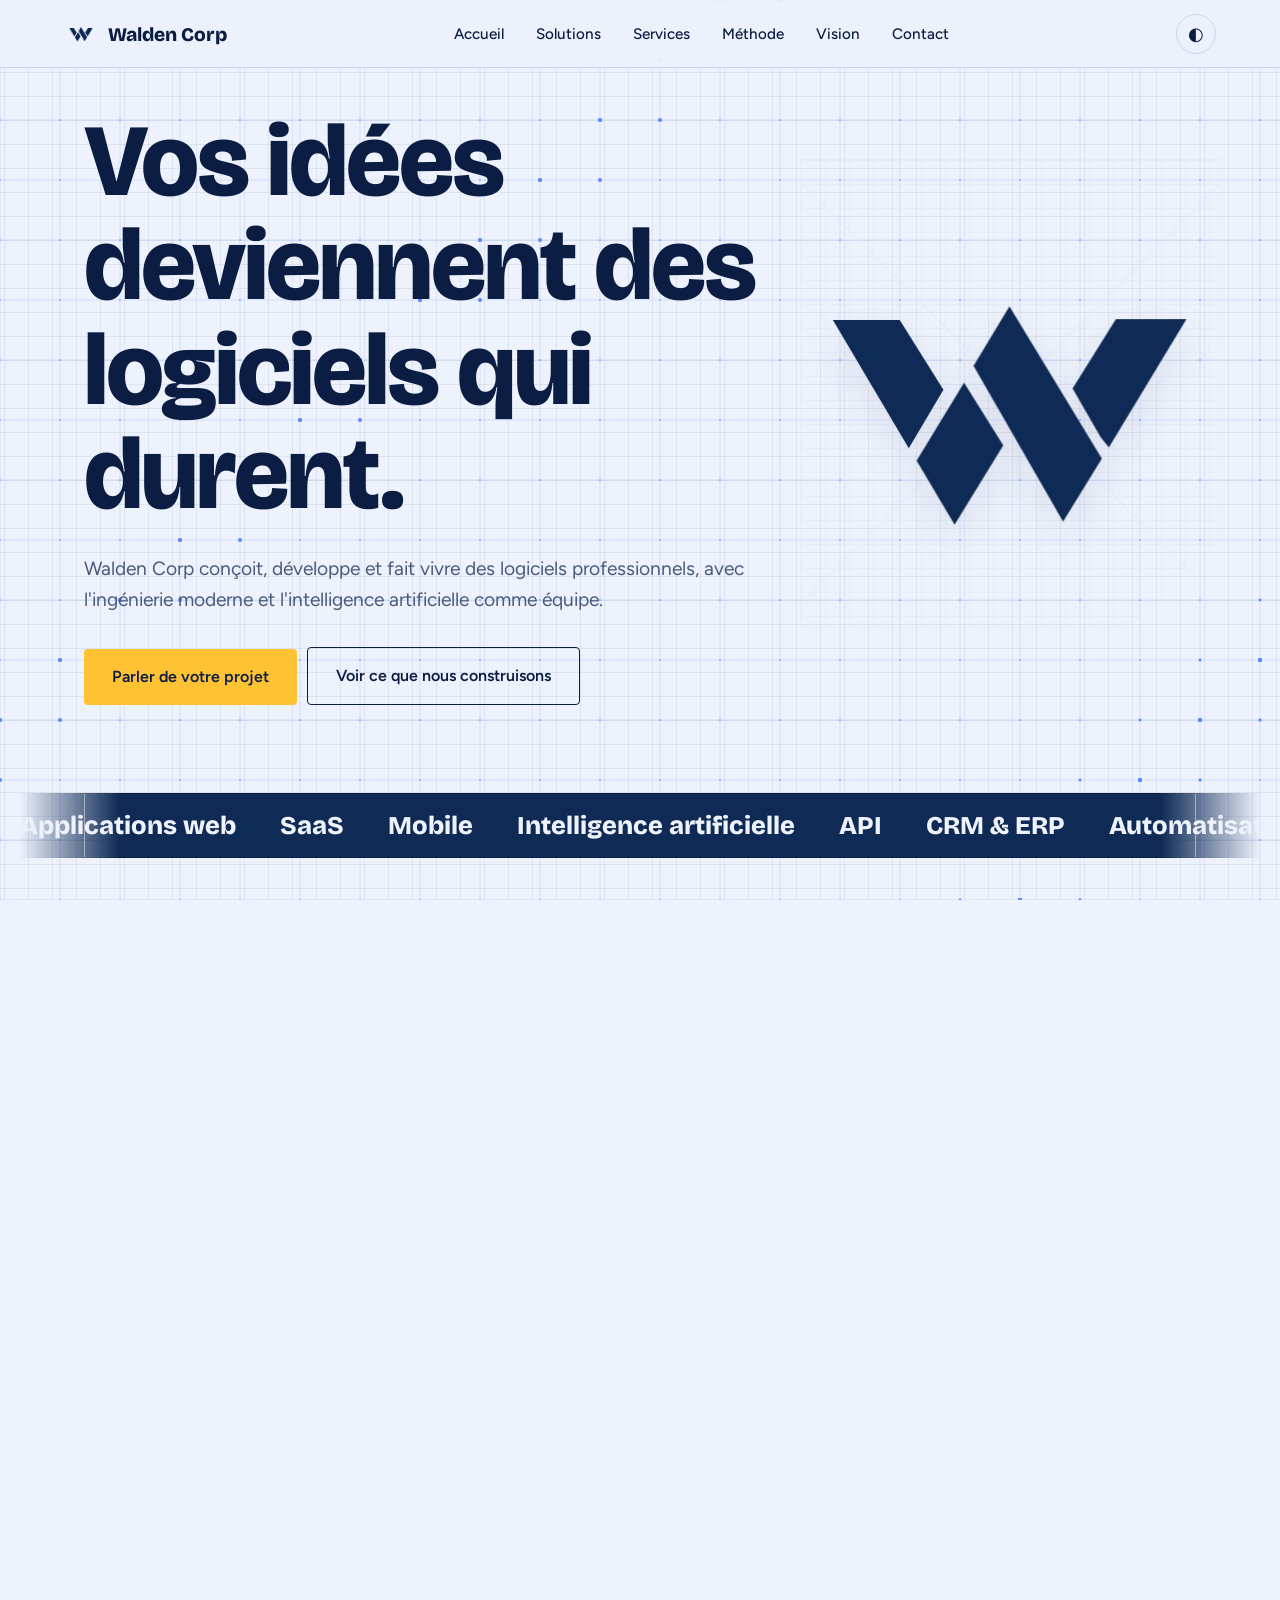
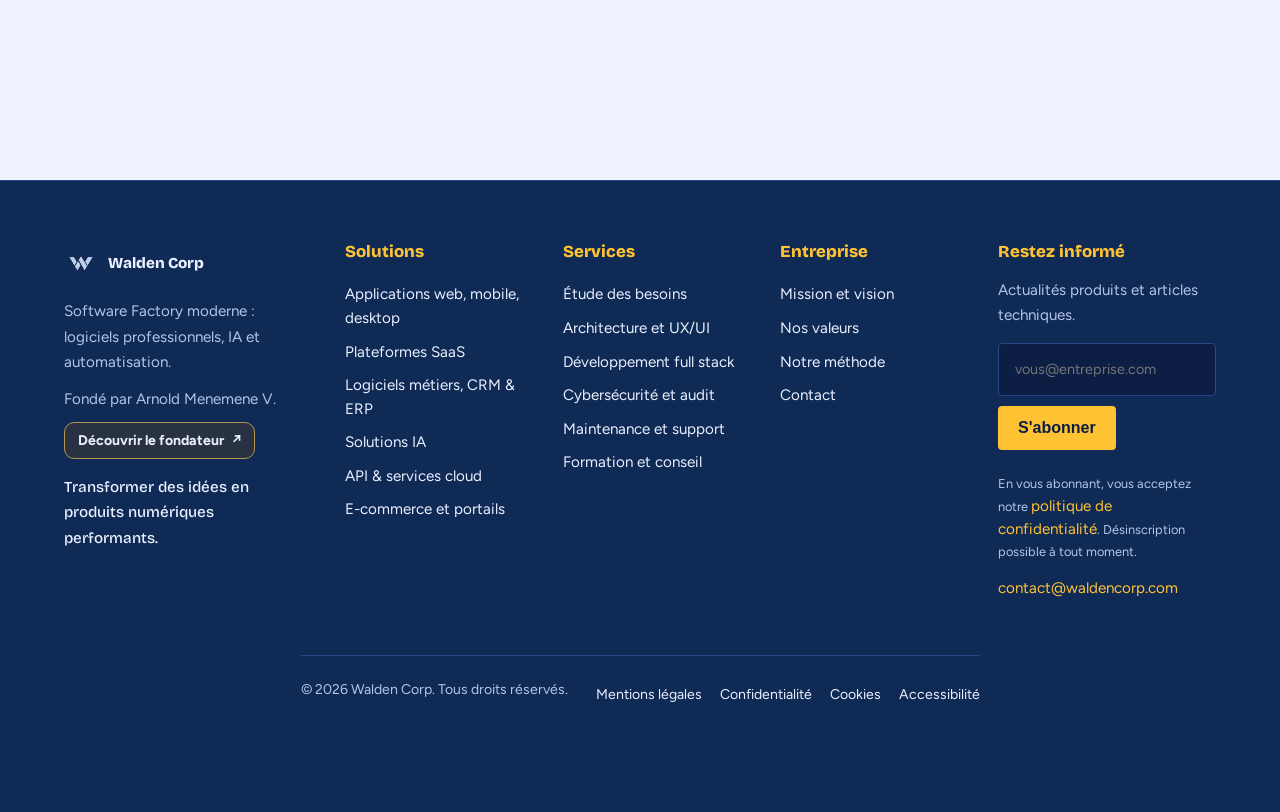
<file: services/index.html>
<!DOCTYPE html>
<html lang="fr">
<head>
<meta charset="utf-8">
<meta name="viewport" content="width=device-width, initial-scale=1, viewport-fit=cover">
<script>try{const savedTheme=localStorage.getItem('wc-theme');document.documentElement.dataset.theme=(savedTheme==='light'||savedTheme==='dark')?savedTheme:'light'}catch(e){document.documentElement.dataset.theme='light'}</script>
<title>Services de développement logiciel et architecture | Walden Corp</title>
<meta name="description" content="Cadrage, architecture logicielle, UX/UI, développement, cybersécurité, maintenance et accompagnement technique.">
<meta name="robots" content="index,follow,max-image-preview:large">
<link rel="canonical" href="https://waldencorp.vercel.app/services/">
<meta name="theme-color" content="#EDF2FC">
<meta property="og:type" content="website">
<meta property="og:site_name" content="Walden Corp">
<meta property="og:title" content="Services de développement logiciel et architecture | Walden Corp">
<meta property="og:description" content="Cadrage, architecture logicielle, UX/UI, développement, cybersécurité, maintenance et accompagnement technique.">
<meta property="og:url" content="https://waldencorp.vercel.app/services/">
<meta property="og:locale" content="fr_FR">
<meta name="twitter:card" content="summary">
<meta name="twitter:title" content="Services de développement logiciel et architecture | Walden Corp">
<meta name="twitter:description" content="Cadrage, architecture logicielle, UX/UI, développement, cybersécurité, maintenance et accompagnement technique.">
<script type="application/ld+json">{"@context":"https://schema.org","@type":"Organization","name":"Walden Corp","url":"https://waldencorp.vercel.app/","description":"Développement logiciel sur mesure, applications et plateformes SaaS."}</script>
<!-- Favicon -->
<link rel="icon" href="/favicon-blue.ico" type="image/x-icon">
<link rel="preconnect" href="https://fonts.googleapis.com">
<link href="https://fonts.googleapis.com/css2?family=Bricolage+Grotesque:opsz,wght@12..96,500;12..96,800&family=Figtree:wght@400;500;600&display=swap" rel="stylesheet">
<style>
:root{--bg:#EDF2FC;--card:#FFFFFF;--ink:#0B1D42;--mut:#4A5A7C;--navy:#0F2A55;--sky:#4C7DFF;--sun:#FFC233;--line:#CBD6EE;--fd:'Bricolage Grotesque',Georgia,serif;--fb:'Figtree',system-ui,sans-serif;
box-sizing:border-box;padding-top:env(safe-area-inset-top,0px);padding-bottom:env(safe-area-inset-bottom,0px)}
@media (prefers-color-scheme:dark){:root:not([data-theme="light"]){--bg:#06112A;--card:#0C1E44;--ink:#EAF0FF;--mut:#9DB0D8;--navy:#8FB0FF;--line:#1B3266}}
:root[data-theme="dark"]{--bg:#06112A;--card:#0C1E44;--ink:#EAF0FF;--mut:#9DB0D8;--navy:#8FB0FF;--line:#1B3266}
html{scroll-padding-top:env(safe-area-inset-top,0px);scroll-behavior:smooth}
*{box-sizing:border-box;margin:0}

/* Transition de dégradé/absorption lors du changement de thème */
body, header, footer, .c, input, select, textarea, nav a, .chips a, .chips span {
  transition: background-color 0.6s ease-in-out, color 0.6s ease-in-out, border-color 0.6s ease-in-out, box-shadow 0.6s ease-in-out;
}

body{background:var(--bg);color:var(--ink);font:400 17px/1.6 var(--fb);overflow-x:hidden}
h1,h2,h3{font-family:var(--fd);font-weight:800;line-height:1.02;letter-spacing:-.02em}
h1{font-size:clamp(2.6rem,8vw,6.4rem)}h2{font-size:clamp(2rem,5vw,3.6rem);margin-bottom:.6em}h3{font-size:1.35rem;line-height:1.15}
p{max-width:62ch;color:var(--mut)}
a{color:inherit}
:focus-visible{outline:3px solid var(--sun);outline-offset:3px;border-radius:6px}
header{position:fixed;top:0;left:0;right:0;z-index:50;display:flex;align-items:center;justify-content:space-between;gap:16px;padding:calc(14px + env(safe-area-inset-top,0px)) 5vw 14px}header::before{content:"";position:absolute;inset:0;z-index:-1;background:color-mix(in srgb,var(--bg) 86%,transparent);backdrop-filter:blur(10px);transition:background-color 0.6s ease-in-out}
.brand{display:flex;align-items:center;gap:10px;font:800 1.2rem var(--fd);text-decoration:none}
.brand img{width:34px;height:auto;display:block}

/* Gestion de la visibilité des logos du header */
header .dark-logo{display:none!important}
header .light-logo{display:block!important}

@media (prefers-color-scheme:dark){
  :root:not([data-theme="light"]) header .light-logo{display:none!important}
  :root:not([data-theme="light"]) header .dark-logo{display:block!important}
}
:root[data-theme="dark"] header .light-logo{display:none!important}
:root[data-theme="dark"] header .dark-logo{display:block!important}
:root[data-theme="light"] header .light-logo{display:block!important}
:root[data-theme="light"] header .dark-logo{display:none!important}

nav{display:flex;gap:4px;flex-wrap:wrap}
nav a{padding:8px 14px;border-radius:99px;text-decoration:none;font-weight:500;font-size:.95rem}
nav a:hover{background:var(--card)}nav a.on{background:var(--navy);color:var(--bg)}
@media(max-width:940px){nav{position:fixed;left:0;right:0;bottom:0;justify-content:center;background:var(--card);padding:10px 8px calc(10px + env(safe-area-inset-bottom,0px));border-top:1px solid var(--line)}nav a{padding:8px 10px;font-size:.82rem}}
.page{display:none;padding:calc(110px + env(safe-area-inset-top,0px)) 5vw 120px;max-width:1240px;margin:auto;min-height:100vh}
.page.on{display:block}

/* Animations d'apparition et de disparition des blocs */
.rv {
  opacity: 0;
  transform: translateY(35px) scale(0.96);
  transition: opacity 0.6s cubic-bezier(0.16, 1, 0.3, 1), transform 0.6s cubic-bezier(0.16, 1, 0.3, 1);
  will-change: opacity, transform;
}
.rv.v {
  opacity: 1;
  transform: translateY(0) scale(1);
}

.btn{display:inline-block;padding:15px 28px;border-radius:99px;background:var(--sun);color:#0B1D42;font-weight:600;text-decoration:none;border:0;cursor:pointer;font-size:1rem;transition:transform .25s,box-shadow .25s, background-color 0.6s ease}
.btn:hover{transform:translateY(-3px) rotate(-1deg);box-shadow:0 10px 0 -2px var(--navy)}
.btn.g{background:transparent;border:2px solid var(--ink);color:var(--ink)}
.hero{display:grid;grid-template-columns:1.3fr .7fr;gap:4vw;align-items:center;min-height:72vh}
@media(max-width:820px){.hero{grid-template-columns:1fr}}
.hero p{font-size:1.2rem;margin:26px 0 32px}
.hl span{display:inline-block;opacity:0;transform:translateY(60%) rotate(4deg);animation:up .8s cubic-bezier(.2,.8,.2,1) forwards}
@keyframes up{to{opacity:1;transform:none}}
.mark{width:100%;max-width:400px;justify-self:center;overflow:visible}
.mark polygon{fill:var(--navy);transition:transform .6s cubic-bezier(.2,.8,.2,1)}
.mark .s{fill:var(--sun)}
.mark polygon{animation:fly 1.4s cubic-bezier(.2,.9,.2,1) both}
.mark polygon:nth-child(1){--x:-160px;--y:-90px}.mark polygon:nth-child(2){--x:-120px;--y:150px}
.mark polygon:nth-child(3){--x:0;--y:-200px}.mark polygon:nth-child(4){--x:180px;--y:-100px}
@keyframes fly{from{transform:translate(var(--x),var(--y)) rotate(25deg);opacity:0}}
.mark:hover polygon:nth-child(2){transform:translateY(-14px)}.mark:hover polygon:nth-child(4){transform:translate(10px,-10px)}
.strip{overflow:hidden;border-block:2px solid var(--ink);margin:70px -5vw;padding:16px 0;background:var(--navy);color:var(--bg)}
.strip div{display:flex;gap:44px;width:max-content;animation:mq 38s linear infinite;font:800 1.6rem var(--fd)}
@keyframes mq{to{transform:translateX(-50%)}}
.grid{display:grid;grid-template-columns:repeat(auto-fit,minmax(250px,1fr));gap:18px}
.c{background:var(--card);border:1px solid var(--line);border-radius:22px;padding:28px}
.c:nth-child(3n+2){border-radius:6px 40px 6px 40px}.c:nth-child(3n){border-radius:40px 6px 40px 6px}
.c p{margin-top:10px;font-size:.98rem}
.c .ic{width:44px;height:44px;border-radius:12px;background:var(--sun);display:grid;place-items:center;font:800 1.1rem var(--fd);color:#0B1D42;margin-bottom:16px}
.split{display:grid;grid-template-columns:1fr 1fr;gap:5vw;align-items:start;margin-top:60px}
@media(max-width:820px){.split{grid-template-columns:1fr}}
.tl{list-style:none;padding:0;border-left:3px solid var(--sky);margin-left:8px}
.tl li{padding:0 0 22px 26px;position:relative;font-weight:500}
.tl li:before{content:"";position:absolute;left:-11px;top:6px;width:19px;height:19px;border-radius:50%;background:var(--sun);border:3px solid var(--bg)}
.tl li b{display:block;font:800 1.1rem var(--fd)}.tl li span{color:var(--mut);font-weight:400;font-size:.95rem}
.chips{display:flex;flex-wrap:wrap;gap:10px}.chips span{padding:9px 18px;border-radius:99px;border:1.5px solid var(--line);background:var(--card);font-weight:500}
.chips span:hover{background:var(--sun);color:#0B1D42;transform:translateY(-3px)}
.big{font:800 clamp(1.6rem,4vw,2.8rem)/1.15 var(--fd);max-width:24ch;margin:0 0 40px}
form{display:grid;gap:14px;max-width:560px}
label{font-weight:600;font-size:.95rem}
input,select,textarea{width:100%;padding:14px 16px;border-radius:14px;border:1.5px solid var(--line);background:var(--card);color:var(--ink);font:inherit;margin-top:6px}
input:focus,select:focus,textarea:focus{border-color:var(--sky);outline:0;box-shadow:0 0 0 4px color-mix(in srgb,var(--sky) 30%,transparent)}
#ok{display:none;padding:16px;border-radius:14px;background:var(--sun);color:#0B1D42;font-weight:600}
footer{margin-top:90px;padding-top:30px;border-top:1px solid var(--line);display:flex;justify-content:space-between;flex-wrap:wrap;gap:12px;font-size:.9rem;color:var(--mut)}

/* Pied de page */
.ft{background:var(--navy);color:#EAF0FF;padding:60px 5vw calc(130px + env(safe-area-inset-bottom,0px));margin-top:60px;--card:#0C1E44;--line:#2A4585;--ink:#EAF0FF;--mut:#B4C4E8}
[data-theme="dark"] .ft,:root:not([data-theme="light"]) .ft{--navy:#0A1A3C}
.fg{max-width:1240px;margin:auto;display:grid;grid-template-columns:1.4fr 1fr 1fr .8fr 1.2fr;gap:36px}
@media(max-width:980px){.fg{grid-template-columns:1fr 1fr}.fb,.fn{grid-column:1/-1}}
.ft h4{font:800 1.05rem var(--fd);margin-bottom:14px;color:var(--sun)}
.ft a{display:block;text-decoration:none;padding:4px 0;color:#EAF0FF;font-size:.95rem}
.ft a:hover{color:var(--sun)}.ft .brand{display:flex}.ft p{color:#B4C4E8;font-size:.95rem}
.ft p a{display:inline;color:var(--sun)}.fq{font-family:var(--fd);font-weight:500;margin-top:8px;color:#EAF0FF!important}
.fn form{display:flex;gap:8px;margin-top:12px;flex-wrap:wrap}.fn input{flex:1;min-width:150px;margin:0}.fn .btn{padding:12px 20px}
.sr{position:absolute;left:-9999px}
.fl{max-width:1240px;margin:40px auto 0;padding-top:22px;border-top:1px solid #2A4585;display:flex;justify-content:space-between;flex-wrap:wrap;gap:12px;font-size:.88rem;color:#B4C4E8}
.fl a{display:inline;margin-left:16px;font-size:.88rem}
.lg h2{font-size:1.5rem;margin:34px 0 8px}.lg p{margin-bottom:8px}

body{font-size:1.0625rem}
main,.ft{position:relative;z-index:1}
#bg{position:fixed;inset:0;width:100%;height:100%;z-index:0;pointer-events:none}
.brand img{transition:transform .3s ease}
.brand:hover img{transform:scale(1.1) rotate(-5deg)}
.mk{justify-self:center;width:100%;max-width:400px;transform:perspective(800px) rotateY(calc(var(--mx,0)*14deg)) rotateX(calc(var(--my,0)*-14deg));transition:transform .25s ease-out}
.mk .mark{display:block;max-width:none;animation:bob 6s ease-in-out 1.6s infinite}
.mark .s{fill:var(--navy);animation:fly 1.4s cubic-bezier(.2,.9,.2,1) both,glow 3.2s ease-in-out 1.6s infinite}
@keyframes bob{50%{transform:translateY(-10px)}}
@keyframes glow{50%{filter:drop-shadow(0 0 14px rgba(255,194,51,.9))}}
.hero{min-height:min(62vh,620px)}
.strip{background:var(--navy);border-block:2px solid var(--ink);color:var(--bg);display:block;margin:70px -5vw 56px;padding:16px 0;-webkit-mask:linear-gradient(90deg,transparent,#000 8%,#000 92%,transparent);mask:linear-gradient(90deg,transparent,#000 8%,#000 92%,transparent)}
.strip div{font-size:clamp(1.15rem,3.2vw,1.6rem)}
.strip a{color:inherit;text-decoration:none;white-space:nowrap;padding:0;background:none;transition:color .2s}
.strip a:hover,.strip a.on{color:var(--ink);background:none}
.strip:hover div{animation-play-state:paused}
.chips a{display:inline-block;padding:9px 18px;border-radius:99px;border:1.5px solid var(--line);background:var(--card);font-weight:500;text-decoration:none}
.chips a:hover{background:var(--sun);color:#0B1D42;transform:translateY(-3px)}
.chips span:hover{background:var(--card);color:var(--ink);transform:none}
[id]{scroll-margin-top:120px}
.hit{animation:hit 1.6s}
@keyframes hit{30%{box-shadow:0 0 0 6px var(--sun)}}
.er{padding-top:4vh}.er .mk{max-width:130px;margin:0 0 10px;justify-self:start}
.n404{font:800 clamp(5.5rem,24vw,15rem)/.9 var(--fd);color:transparent;-webkit-text-stroke:2px var(--navy);animation:gl 4s infinite;margin-bottom:10px}
@keyframes gl{0%,92%,100%{transform:none}94%{transform:translate(-6px,2px) skewX(6deg)}96%{transform:translate(6px,-2px)}}
.fc{font-size:.8rem!important;margin-top:10px}#nls{color:var(--sun)!important;font-weight:600;margin-top:8px}

/* responsive */
h1{font-size:clamp(2.1rem,8vw,6.4rem);overflow-wrap:break-word;hyphens:auto}
.grid{grid-template-columns:repeat(auto-fit,minmax(min(250px,100%),1fr))}
.page{min-height:100dvh;padding-left:max(5vw,env(safe-area-inset-left));padding-right:max(5vw,env(safe-area-inset-right))}
header{padding-left:max(5vw,env(safe-area-inset-left));padding-right:max(5vw,env(safe-area-inset-right))}
.btn{min-height:46px;margin:0 6px 10px 0}
.tg{flex:none}
@media(min-width:1700px){html{font-size:112%}.page,.fg,.fl{max-width:1500px}}
@media(min-width:2400px){html{font-size:135%}.page,.fg,.fl{max-width:1900px}}
@media(max-width:940px){nav{flex-wrap:nowrap;overflow-x:auto;justify-content:safe center;gap:2px;scrollbar-width:none}nav a{flex:0 0 auto;min-height:44px;display:flex;align-items:center}.page{padding-bottom:130px}}
@media(max-width:820px){.hero{min-height:auto;gap:24px}.hero .mk{order:-1;max-width:170px;justify-self:start}}
@media(max-width:560px){.fg{grid-template-columns:1fr}.fl{flex-direction:column}.fl a{margin:0 14px 0 0}.hero .btn,.er .btn{display:block;text-align:center;margin-right:0}.c{padding:22px}.chips a,.chips span{font-size:.9rem;padding:8px 14px}.brand{font-size:1.05rem}.brand img{width:28px}.hero p{font-size:1.05rem}}
@media(max-width:360px){body{font-size:1rem}.page{padding-top:96px}}
@media(max-height:480px) and (orientation:landscape){.page{padding-top:80px}.hero{min-height:auto}.mk{max-width:120px}}
@media(pointer:coarse){.ft a{padding:10px 0;min-height:44px}.btn:hover{transform:none;box-shadow:none}}
/* transition : quatre éclats du W balayent l'écran */
#cur{position:fixed;inset:0;z-index:90;pointer-events:none;display:flex;overflow:hidden}
#cur i{flex:1;min-width:0;background:var(--navy);transform:translateY(-101%);transition:transform .42s cubic-bezier(.7,0,.2,1)}
#cur i:nth-child(2){background:var(--sky);transition-delay:.07s}#cur i:nth-child(3){background:var(--sun);transition-delay:.14s}#cur i:nth-child(4){transition-delay:.21s}
#cur.in i{transform:translateY(0)}#cur.out i{transform:translateY(101%)}
.tg{background:0;border:1.5px solid var(--line);color:var(--ink);border-radius:99px;width:40px;height:40px;cursor:pointer;font-size:1.1rem}

@media(prefers-reduced-motion:reduce){*{animation:none!important;transition:none!important}.rv,.hl span{opacity:1;transform:none}}
.md{position:fixed;inset:0;z-index:120;display:grid;place-items:center;padding:20px;background:rgba(6,17,42,.6);backdrop-filter:blur(6px);opacity:0;transition:opacity .25s}.md[hidden]{display:none}.md.o{opacity:1}
.mb{background:var(--card);color:var(--ink);border:1px solid var(--line);border-radius:28px 6px 28px 6px;padding:34px 30px;max-width:440px;width:100%;text-align:center;transform:translateY(24px) scale(.94);transition:transform .35s cubic-bezier(.3,1.5,.5,1)}.md.o .mb{transform:none}
.mb svg{width:72px;height:72px;margin-bottom:14px}.mb circle{fill:var(--sun)}.mb path{fill:none;stroke:#0B1D42;stroke-width:5;stroke-linecap:round;stroke-linejoin:round;stroke-dasharray:40;stroke-dashoffset:40}.md.o .mb path{animation:ck .5s .25s forwards}@keyframes ck{to{stroke-dashoffset:0}}
.mb p{margin:10px auto 24px}

/* Footer responsive refinements — original themes and animations preserved */
.ft{padding:clamp(34px,5vw,60px) clamp(16px,4vw,56px) calc(28px + env(safe-area-inset-bottom,0px));overflow-wrap:anywhere}
.fg{grid-template-columns:minmax(0,1.35fr) repeat(3,minmax(0,1fr)) minmax(0,1.2fr);gap:clamp(16px,2.4vw,34px);align-items:start}
.fg>*{min-width:0}.ft a,.fl a{overflow-wrap:anywhere;word-break:normal}
.fn form{min-width:0;display:flex;flex-wrap:wrap;gap:8px}.fn input{flex:1 1 140px;min-width:0;width:100%}.fn button{min-height:44px}
.fl{gap:12px 24px;align-items:flex-start}.fl>span{min-width:0;max-width:100%;overflow-wrap:anywhere}.fl>span:last-child{display:flex;flex-wrap:wrap;gap:4px 16px}
@media(max-width:1100px){.fg{grid-template-columns:repeat(2,minmax(0,1fr));gap:26px 22px}.fb,.fn{grid-column:1/-1}}
@media(max-width:680px){.ft{padding:32px 18px calc(24px + env(safe-area-inset-bottom,0px));margin-top:40px}.fg{grid-template-columns:minmax(0,1fr);gap:22px}.fb,.fn{grid-column:auto}.ft a{min-height:44px;padding:10px 0}.fn form{display:grid;grid-template-columns:minmax(0,1fr)}.fn input,.fn button{width:100%;min-width:0;min-height:48px}.fl{margin-top:24px;flex-direction:column;gap:12px}.fl>span:last-child{display:grid;grid-template-columns:repeat(2,minmax(0,1fr));width:100%;gap:6px 16px}.fl a{min-height:44px;padding:10px 0}.hero .btn,.er .btn{width:100%;text-align:center;margin-right:0}}
@media(max-width:360px){.ft{padding-left:14px;padding-right:14px}.fl>span:last-child{grid-template-columns:minmax(0,1fr)}}
@media(max-height:520px) and (orientation:landscape) and (max-width:940px){.ft{padding-top:26px}.fg{grid-template-columns:repeat(2,minmax(0,1fr))}.fb,.fn{grid-column:1/-1}}
@media(max-width:760px){header{flex-wrap:wrap;gap:8px}nav{order:3;flex:1 0 100%;width:100%;max-width:100%;overflow-x:auto;flex-wrap:nowrap;justify-content:flex-start;scrollbar-width:none;overscroll-behavior-x:contain}nav::-webkit-scrollbar{display:none}nav a{flex:0 0 auto;white-space:nowrap}}
@media(max-width:420px){nav a{font-size:.8rem;padding:8px 9px}.tg{min-width:44px;min-height:44px}}


/* Contact redesign + responsive polish */
.accent-word{color:var(--sky)}.contact-shell{display:grid;grid-template-columns:minmax(0,1fr) minmax(320px,.88fr);gap:clamp(24px,5vw,76px);align-items:center;padding:clamp(22px,4vw,58px);border:1px solid var(--line);border-radius:30px 8px 30px 8px;background:color-mix(in srgb,var(--card) 82%,var(--bg));box-shadow:0 24px 70px color-mix(in srgb,var(--navy) 9%,transparent);overflow:hidden}.contact-intro{min-width:0}.eyebrow{display:inline-flex;align-items:center;gap:9px;color:var(--sky);font-size:.82rem;font-weight:700;letter-spacing:.09em;text-transform:uppercase;margin-bottom:22px}.eyebrow svg{width:18px;height:18px;fill:none;stroke:currentColor;stroke-width:1.8}.contact-intro h1{font-size:clamp(2.5rem,5.4vw,5rem);line-height:1.03}.contact-lead{font-size:1.08rem;margin:22px 0 24px;max-width:46ch}.contact-points{display:grid;gap:15px}.contact-points>div{display:flex;align-items:center;gap:12px}.point-icon,.form-icon{display:grid;place-items:center;flex:0 0 44px;width:44px;height:44px;border-radius:14px;background:color-mix(in srgb,var(--sky) 14%,var(--card));color:var(--sky)}.point-icon svg,.form-icon svg{width:22px;height:22px;fill:none;stroke:currentColor;stroke-width:1.7;stroke-linecap:round;stroke-linejoin:round}.contact-points b,.contact-points small{display:block}.contact-points b{font-size:.96rem}.contact-points small{color:var(--mut);font-size:.87rem}.contact-art{position:relative;max-width:360px;margin:24px auto 0;width:100%;padding:12px}.contact-art svg{position:relative;z-index:1;width:100%;overflow:visible}.art-path{fill:none;stroke:var(--line);stroke-width:3;stroke-dasharray:6 8}.art-plane{fill:var(--sun);stroke:var(--navy);stroke-width:5;stroke-linejoin:round;filter:drop-shadow(0 14px 10px color-mix(in srgb,var(--navy) 14%,transparent));animation:plane-float 5s ease-in-out infinite}.art-plane-line{fill:none;stroke:var(--navy);stroke-width:4;stroke-linecap:round;stroke-linejoin:round}.art-dot{fill:var(--sky);animation:dot-pulse 2.6s ease-in-out infinite}.art-orbit{position:absolute;border:1px solid var(--line);border-radius:50%;inset:14% 9%;transform:rotate(-18deg)}.orbit-two{inset:22% 1%;transform:rotate(24deg);border-style:dashed}.art-note{display:block;text-align:center;color:var(--mut);font-size:.85rem;font-weight:600}.contact-form-card{min-width:0;padding:clamp(20px,3vw,34px);border:1px solid var(--line);border-radius:24px 6px 24px 6px;background:var(--card);box-shadow:0 18px 45px color-mix(in srgb,var(--navy) 8%,transparent)}.form-heading{display:flex;align-items:center;gap:13px;margin-bottom:22px}.form-heading h2{font-size:clamp(1.45rem,2.6vw,2rem);margin:0 0 4px}.form-heading p{font-size:.84rem;margin:0}.contact-form-card form{max-width:none;gap:16px}.contact-form-card label{display:block;font-size:.9rem}.contact-form-card label>span:first-child:not(.field-wrap){color:var(--sky)}.field-wrap{position:relative;display:flex;align-items:center;margin-top:7px}.field-wrap>svg{position:absolute;left:14px;z-index:1;width:19px;height:19px;fill:none;stroke:var(--mut);stroke-width:1.7;stroke-linecap:round;stroke-linejoin:round;pointer-events:none}.contact-form-card input,.contact-form-card select,.contact-form-card textarea{margin:0;border-radius:12px;border:1px solid var(--line);background:var(--bg);padding:13px 14px;color:var(--ink);font-size:.95rem;min-width:0}.contact-form-card .field-wrap input,.contact-form-card .field-wrap select{padding-left:43px}.contact-form-card textarea{resize:vertical;min-height:132px}.contact-form-card input::placeholder,.contact-form-card textarea::placeholder{color:var(--mut);opacity:.8}.contact-form-card input:focus,.contact-form-card select:focus,.contact-form-card textarea:focus{border-color:var(--sky);box-shadow:0 0 0 4px color-mix(in srgb,var(--sky) 16%,transparent)}.contact-submit{display:flex;align-items:center;justify-content:center;gap:12px;width:100%;margin:0;border-radius:12px;background:var(--sun);padding:14px 20px}.contact-submit svg,.actions svg{width:19px;height:19px;fill:none;stroke:currentColor;stroke-width:1.8;stroke-linecap:round;stroke-linejoin:round}.contact-submit:hover{box-shadow:0 8px 0 -3px var(--navy)}.form-privacy{display:flex;gap:8px;align-items:flex-start;font-size:.78rem;margin:0;max-width:none}.form-privacy svg{width:16px;height:16px;flex:0 0 16px;fill:none;stroke:var(--mut);stroke-width:1.7;margin-top:3px}.error-hero{display:grid;grid-template-columns:minmax(0,1.05fr) minmax(280px,.95fr);gap:clamp(28px,6vw,90px);align-items:center;padding:clamp(22px,4vw,60px);border:1px solid var(--line);border-radius:30px 8px 30px 8px;background:var(--card);overflow:hidden;position:relative}.error-copy{min-width:0;position:relative;z-index:2}.status-dot{width:8px;height:8px;border-radius:50%;background:var(--sun);box-shadow:0 0 0 5px color-mix(in srgb,var(--sun) 20%,transparent)}.error-title-row{display:flex;align-items:center;gap:clamp(10px,2vw,24px);margin:4px 0 18px}.n404{font:800 clamp(5rem,12vw,10rem)/.82 var(--fd);letter-spacing:-.08em;color:transparent;-webkit-text-stroke:2px var(--navy);margin:0;white-space:nowrap;animation:gl 4s infinite}.n404 span{color:var(--sun);-webkit-text-stroke:0}.error-logo{width:clamp(66px,9vw,120px);flex:0 0 auto;transform:rotate(5deg);animation:logo-float 5s ease-in-out infinite}.error-logo svg{width:100%;height:auto;overflow:visible}.error-logo polygon{fill:var(--navy)}.error-logo polygon.s{fill:var(--sun)}.error-copy h1{font-size:clamp(2rem,4vw,3.7rem);line-height:1.04;max-width:15ch}.error-description{font-size:1.08rem;margin:18px 0 28px;max-width:45ch}.actions{display:flex;flex-wrap:wrap;gap:10px}.actions .btn{display:inline-flex;align-items:center;justify-content:center;gap:9px}.error-visual{position:relative;min-width:0;min-height:300px;display:grid;place-items:center;border-radius:22px 6px 22px 6px;background:color-mix(in srgb,var(--bg) 85%,var(--sky) 15%);overflow:hidden}.visual-grid{position:absolute;inset:0;background-image:linear-gradient(color-mix(in srgb,var(--sky) 12%,transparent) 1px,transparent 1px),linear-gradient(90deg,color-mix(in srgb,var(--sky) 12%,transparent) 1px,transparent 1px);background-size:24px 24px;mask-image:radial-gradient(ellipse,black,transparent 75%)}.error-visual svg{width:min(100%,390px);position:relative;overflow:visible}.wire{fill:none;stroke:var(--navy);stroke-width:5;stroke-linecap:round;stroke-dasharray:9 7}.plug rect{fill:var(--card);stroke:var(--navy);stroke-width:5}.plug path{fill:none;stroke:var(--navy);stroke-width:6;stroke-linecap:round}.plug-a{animation:plug-float 4s ease-in-out infinite}.plug-b{animation:plug-float 4s ease-in-out -2s infinite}.plug-b rect{fill:var(--sun)}.spark{fill:var(--sky)}.spark-line{fill:none;stroke:var(--sky);stroke-width:4;stroke-linecap:round}.visual-caption{position:absolute;bottom:16px;left:12px;right:12px;text-align:center;font-size:.8rem;font-weight:600;color:var(--mut)}
@keyframes plane-float{50%{transform:translateY(-8px) rotate(-2deg)}}@keyframes dot-pulse{50%{opacity:.4;transform:scale(.8)}}@keyframes logo-float{50%{transform:translateY(-8px) rotate(-1deg)}}@keyframes plug-float{50%{transform:translateY(-7px) rotate(-2deg)}}
@media(max-width:900px){.contact-shell{grid-template-columns:minmax(0,1fr) minmax(0,1fr);gap:24px;padding:clamp(18px,3vw,32px)}.contact-art{max-width:280px}.error-hero{grid-template-columns:minmax(0,1fr);gap:26px}.error-visual{min-height:250px}.error-visual svg{max-width:330px}.n404{font-size:clamp(5.5rem,18vw,9rem)}}
@media(max-width:650px){.contact-shell{grid-template-columns:minmax(0,1fr);padding:18px;gap:22px;border-radius:22px 6px 22px 6px}.contact-intro h1{font-size:clamp(2.35rem,10vw,3.7rem)}.contact-art{max-width:250px;margin:12px auto 0}.contact-form-card{padding:20px 16px}.contact-points{gap:12px}.error-hero{padding:22px 18px;gap:22px}.error-title-row{gap:12px}.n404{font-size:clamp(5rem,25vw,8rem);-webkit-text-stroke-width:1.5px}.error-logo{width:clamp(56px,18vw,90px)}.error-copy h1{font-size:clamp(2rem,8vw,3rem)}.error-visual{min-height:220px}.actions{display:grid;grid-template-columns:minmax(0,1fr)}.actions .btn{width:100%;margin:0}}
@media(max-width:360px){.contact-shell{padding:12px}.contact-form-card{padding:17px 12px}.contact-form-card input,.contact-form-card select,.contact-form-card textarea{font-size:16px}.error-title-row{gap:8px}.n404{font-size:4.5rem}.error-logo{width:52px}.error-visual{min-height:185px}}
@media(prefers-reduced-motion:reduce){.art-plane,.art-dot,.error-logo,.plug-a,.plug-b{animation:none!important}}


/* Footer responsive — spacing controlled independently by row and column */
.ft{padding:clamp(34px,5vw,60px) clamp(18px,5vw,5vw) calc(100px + env(safe-area-inset-bottom,0px))}
.fg{column-gap:clamp(22px,3vw,36px);row-gap:clamp(30px,4vw,44px);align-items:start}
.fg>div{min-width:0}
.ft h4{margin:0 0 16px;line-height:1.25}
.ft a{line-height:1.55;padding:5px 0;overflow-wrap:anywhere}
.ft .fb .brand{margin-bottom:4px}
.ft .fb p{line-height:1.65}
.ft .fb p+p{margin-top:12px!important}
.ft .fq{margin-top:16px!important}
.fn>p{line-height:1.6}
.fn form{gap:10px;margin-top:16px}
.fn .fc{line-height:1.6;margin-top:14px}
.fl{align-items:flex-start;gap:16px 28px;margin-top:clamp(30px,4vw,42px);padding-top:22px;line-height:1.7}
.fl>span{min-width:0}
.fl>span:last-child{display:flex;flex-wrap:wrap;gap:8px 18px}
.fl a{margin:0;line-height:1.7}
@media(max-width:980px){
 .fg{grid-template-columns:repeat(2,minmax(0,1fr));column-gap:clamp(18px,4vw,32px);row-gap:34px}
 .fg .fb,.fg .fn{grid-column:1/-1}
 .fg .fb{max-width:620px}
 .fg .fn{max-width:680px;width:100%}
 .fl{margin-top:34px}
}
@media(max-width:620px){
 .ft{margin-top:38px;padding:34px 20px calc(94px + env(safe-area-inset-bottom,0px))}
 .fg{grid-template-columns:minmax(0,1fr);row-gap:28px}
 .fg .fb,.fg .fn{grid-column:auto}
 .fg>div:not(.fb):not(.fn){padding-top:20px;border-top:1px solid color-mix(in srgb,#B4C4E8 24%,transparent)}
 .ft h4{margin-bottom:12px}
 .ft a{padding:6px 0;font-size:.96rem}
 .fg .fb .brand{margin-bottom:10px}
 .fg .fb p+p{margin-top:12px!important}
 .fg .fq{margin-top:16px!important}
 .fn form{display:grid;grid-template-columns:minmax(0,1fr);gap:10px}
 .fn input,.fn .btn{width:100%;min-width:0}
 .fl{display:flex;flex-direction:column;align-items:stretch;gap:18px;margin-top:28px;padding-top:20px}
 .fl>span{display:block}
 .fl>span:last-child{display:flex;flex-direction:column;align-items:flex-start;gap:8px}
 .fl a{display:inline-block;padding:2px 0}
}
@media(max-width:360px){
 .ft{padding-left:15px;padding-right:15px}
 .fg{row-gap:24px}
 .fg>div:not(.fb):not(.fn){padding-top:17px}
 .ft a{font-size:.93rem}
}

/* Founder page — isolated component styles */
.founder-link{display:inline-flex!important;align-items:center;gap:8px;margin-top:10px;padding:9px 13px!important;border:1px solid color-mix(in srgb,var(--sun) 65%,var(--line));border-radius:10px;background:color-mix(in srgb,var(--sun) 12%,var(--card));color:var(--ink)!important;font-size:.88rem!important;font-weight:700;text-decoration:none;line-height:1.25!important;transition:transform .2s ease,border-color .2s ease,background .2s ease}.founder-link:hover{transform:translateY(-2px);border-color:var(--sun);background:color-mix(in srgb,var(--sun) 22%,var(--card))}
.founder-shell{display:grid;grid-template-columns:minmax(0,1.08fr) minmax(280px,.92fr);gap:clamp(26px,5vw,70px);align-items:center;padding:clamp(20px,4vw,52px);border:1px solid var(--line);border-radius:30px 8px 30px 8px;background:var(--card);box-shadow:0 24px 70px color-mix(in srgb,var(--navy) 8%,transparent);overflow:hidden}
.founder-copy{min-width:0}.founder-copy .eyebrow,.founder-section-heading .eyebrow,.founder-vision .eyebrow,.founder-final-cta .eyebrow{margin-bottom:18px}.founder-status{width:8px;height:8px;border-radius:50%;background:var(--sun);box-shadow:0 0 0 5px color-mix(in srgb,var(--sun) 20%,transparent)}.founder-copy h1{font-size:clamp(2.5rem,5.2vw,5rem);line-height:1.02;max-width:12ch}.founder-highlight{color:var(--sky)}.founder-lead{font-size:clamp(1rem,1.7vw,1.15rem);margin:24px 0 28px;max-width:54ch}.founder-actions{display:flex;flex-wrap:wrap;gap:10px}.founder-actions .btn,.founder-final-cta .btn{display:inline-flex;align-items:center;justify-content:center;gap:10px}.founder-actions svg,.founder-final-cta svg{width:18px;height:18px;fill:none;stroke:currentColor;stroke-width:1.8;stroke-linecap:round;stroke-linejoin:round}
.founder-principles{display:grid;grid-template-columns:repeat(3,minmax(0,1fr));gap:12px;margin-top:34px;padding-top:22px;border-top:1px solid var(--line)}.founder-principles div{min-width:0}.founder-principles b,.founder-principles span{display:block}.founder-principles b{font-size:.94rem}.founder-principles span{font-size:.8rem;color:var(--mut);line-height:1.45;margin-top:4px}
.founder-art-card{position:relative;min-width:0;max-width:480px;width:100%;justify-self:center;border:1px solid var(--line);border-radius:24px 6px 24px 6px;background:color-mix(in srgb,var(--bg) 88%,var(--sky) 12%);overflow:hidden;padding:18px 18px 14px}.founder-art-card:before{content:"";position:absolute;inset:0;background-image:linear-gradient(color-mix(in srgb,var(--sky) 10%,transparent) 1px,transparent 1px),linear-gradient(90deg,color-mix(in srgb,var(--sky) 10%,transparent) 1px,transparent 1px);background-size:24px 24px;mask-image:radial-gradient(ellipse,black,transparent 78%)}.founder-art-label{position:relative;z-index:1;display:flex;justify-content:space-between;align-items:center;color:var(--mut);font-size:.68rem;font-weight:700;letter-spacing:.12em}.founder-art-label span:first-child{display:grid;place-items:center;width:32px;height:32px;background:var(--navy);color:var(--bg);border-radius:9px;font-size:.9rem;letter-spacing:0}.founder-illustration{position:relative;display:block;width:100%;height:auto;max-height:420px}.founder-orbit{fill:none;stroke:var(--line);stroke-width:1.5}.orbit-dashed{stroke-dasharray:5 8}.founder-spark{fill:none;stroke:var(--sky);stroke-width:4;stroke-linecap:round;stroke-linejoin:round}.founder-float-card{fill:var(--card);stroke:var(--line);stroke-width:2}.founder-card-line{fill:none;stroke:var(--mut);stroke-width:3;stroke-linecap:round}.founder-sun{fill:var(--sun)}.founder-body{stroke:var(--navy);stroke-width:3;stroke-linejoin:round}.founder-shirt{fill:var(--card);stroke:var(--navy);stroke-width:2}.founder-face{fill:#D8A78B;stroke:var(--navy);stroke-width:3}.founder-hair{fill:var(--navy);stroke:var(--navy);stroke-width:3;stroke-linejoin:round}.founder-face-detail{fill:none;stroke:var(--navy);stroke-width:3;stroke-linecap:round}.founder-collar{fill:var(--sun);stroke:var(--navy);stroke-width:2;stroke-linejoin:round}.founder-blue-dot{fill:var(--sky)}.founder-art-caption{position:relative;display:flex;align-items:center;gap:12px;padding:12px 10px 2px;border-top:1px solid var(--line)}.founder-caption-mark{display:grid;place-items:center;width:42px;height:42px;flex:0 0 42px;border-radius:12px;background:var(--sun);color:var(--navy);font:800 1rem var(--fd)}.founder-art-caption b,.founder-art-caption small{display:block}.founder-art-caption b{font-size:.9rem}.founder-art-caption small{font-size:.8rem;color:var(--mut);margin-top:2px}
.founder-lower{margin-top:clamp(58px,8vw,100px)}.founder-section-heading{max-width:760px;margin-bottom:30px}.founder-section-heading h2,.founder-vision h2,.founder-final-cta h2{font-size:clamp(2rem,4vw,3.7rem);line-height:1.05}.founder-section-heading p{margin-top:18px;font-size:1.04rem}.founder-skill-grid{display:grid;grid-template-columns:repeat(4,minmax(0,1fr));gap:14px}.founder-skill{min-width:0;padding:clamp(18px,2.2vw,26px);border:1px solid var(--line);border-radius:18px 5px 18px 5px;background:var(--card);transition:transform .25s ease,border-color .25s ease}.founder-skill:hover{transform:translateY(-4px);border-color:var(--sky)}.founder-skill-icon{display:grid;place-items:center;width:46px;height:46px;border-radius:14px;background:color-mix(in srgb,var(--sky) 13%,var(--card));color:var(--sky);margin-bottom:22px}.founder-skill-icon svg{width:24px;height:24px;fill:none;stroke:currentColor;stroke-width:1.7;stroke-linecap:round;stroke-linejoin:round}.founder-skill h3{font-size:1.13rem;line-height:1.2;margin-bottom:12px}.founder-skill p{font-size:.91rem;line-height:1.65}.founder-tag{display:inline-flex;margin-top:18px;padding:5px 9px;border-radius:6px;background:color-mix(in srgb,var(--sun) 18%,var(--card));color:var(--ink);font-size:.72rem;font-weight:700}
.founder-vision{display:grid;grid-template-columns:minmax(0,1fr) minmax(0,1fr);gap:clamp(24px,6vw,80px);align-items:start;margin-top:clamp(60px,8vw,100px);padding:clamp(24px,4vw,48px);border-radius:26px 6px 26px 6px;background:var(--navy);color:var(--bg)}.founder-vision p{color:color-mix(in srgb,var(--bg) 78%,var(--navy));margin-bottom:16px}.founder-vision .eyebrow{color:var(--sun)}.founder-vision .founder-highlight{color:var(--sun)}.founder-text-link{display:inline-flex;gap:10px;align-items:center;margin-top:10px;color:var(--sun);font-weight:700;text-decoration:none}.founder-text-link span{font-size:1.3rem;transition:transform .2s}.founder-text-link:hover span{transform:translateX(4px)}
.founder-final-cta{display:flex;align-items:center;justify-content:space-between;gap:28px;margin-top:clamp(46px,7vw,82px);padding:clamp(22px,4vw,42px);border:1px solid var(--line);border-radius:24px 6px 24px 6px;background:var(--card)}.founder-final-cta h2{max-width:18ch}.founder-final-cta .eyebrow{display:inline-flex}
@media(max-width:1000px){.founder-shell{grid-template-columns:minmax(0,1fr) minmax(250px,.8fr);gap:24px}.founder-skill-grid{grid-template-columns:repeat(2,minmax(0,1fr))}.founder-copy h1{font-size:clamp(2.6rem,6vw,4.4rem)}}
@media(max-width:720px){.founder-shell{grid-template-columns:minmax(0,1fr);padding:clamp(18px,4vw,30px)}.founder-copy h1{max-width:15ch;font-size:clamp(2.6rem,10vw,4rem)}.founder-art-card{max-width:430px}.founder-principles{gap:10px}.founder-vision{grid-template-columns:minmax(0,1fr);gap:18px}.founder-final-cta{align-items:stretch;flex-direction:column}.founder-final-cta .btn{width:100%}}
@media(max-width:440px){.founder-shell{padding:16px}.founder-principles{grid-template-columns:minmax(0,1fr);gap:14px}.founder-principles div{display:grid;grid-template-columns:100px minmax(0,1fr);gap:10px;align-items:start}.founder-skill-grid{grid-template-columns:minmax(0,1fr)}.founder-skill{padding:20px}.founder-vision{padding:22px 18px}.founder-final-cta{padding:22px 18px}.founder-actions{display:grid;grid-template-columns:minmax(0,1fr)}.founder-actions .btn{width:100%}}
@media(prefers-reduced-motion:reduce){.founder-skill,.founder-link,.founder-text-link span{transition:none!important}}



/* UX polish: interactions lisibles, formulaires et navigation mobile */
button:disabled{opacity:.68;cursor:wait;transform:none!important;box-shadow:none!important}
input[type="checkbox"]{width:18px;height:18px;flex:0 0 18px;margin:3px 0 0;accent-color:var(--sky);cursor:pointer}
.nl-consent{display:flex;align-items:flex-start;gap:10px;font-size:.82rem;line-height:1.5;font-weight:400;color:var(--mut);cursor:pointer}
.nl-consent a{display:inline!important;min-height:0!important;padding:0!important;color:var(--sky)!important;text-decoration:underline}
#nls:empty{display:none}
#ok{scroll-margin-top:120px}
@media(max-width:760px){
  header{background:color-mix(in srgb,var(--bg) 94%,transparent)}
  .page{padding-top:clamp(112px,20vw,148px);padding-bottom:calc(112px + env(safe-area-inset-bottom,0px))}
  nav{padding:8px max(12px,env(safe-area-inset-left)) calc(8px + env(safe-area-inset-bottom,0px));mask-image:linear-gradient(90deg,transparent,#000 4%,#000 96%,transparent)}
  nav a{font-size:.82rem;min-height:44px}
  .contact-shell{grid-template-columns:minmax(0,1fr);padding:clamp(18px,5vw,28px);gap:28px}
  .contact-art{max-height:210px;overflow:hidden}
  .contact-form-card{min-width:0}
  .contact-form-card form{width:100%;min-width:0}
  .contact-form-card input,.contact-form-card select,.contact-form-card textarea{font-size:16px}
}
@media(hover:none){.c:hover,.btn:hover{transform:none;box-shadow:none}}


/* WALDEN ARCHITECTURAL SYSTEM — structure renforcée, identité et interactions préservées */
:root{
  --arch-unit:24px;
  --arch-rule:color-mix(in srgb,var(--ink) 16%,transparent);
}
body{
  background-image:
    linear-gradient(var(--arch-rule) 1px,transparent 1px),
    linear-gradient(90deg,var(--arch-rule) 1px,transparent 1px);
  background-size:var(--arch-unit) var(--arch-unit);
  background-position:center top;
  background-attachment:fixed;
}
body::after{
  content:"";position:fixed;inset:0;pointer-events:none;z-index:0;
  background:linear-gradient(90deg,var(--bg) 0%,color-mix(in srgb,var(--bg) 96%,transparent) 14%,color-mix(in srgb,var(--bg) 96%,transparent) 86%,var(--bg) 100%);
}
header,.page,footer{position:relative;z-index:1}
header{position:fixed}
header::before{border-bottom:1px solid var(--line);backdrop-filter:blur(16px)}
.page{isolation:isolate}
.page h2{position:relative;padding-bottom:.28em}
.page h2::after{
  content:"";display:block;width:clamp(44px,7vw,88px);height:4px;
  margin-top:.28em;background:var(--sky);
}
.hero{position:relative;isolation:isolate}
.hero::before{
  content:"";position:absolute;z-index:-1;right:-2vw;top:8%;width:min(43%,420px);height:76%;
  border:1px solid var(--line);
  background:
    linear-gradient(135deg,transparent 49.8%,var(--line) 50%,transparent 50.2%),
    linear-gradient(45deg,transparent 49.8%,var(--line) 50%,transparent 50.2%),
    linear-gradient(var(--line) 1px,transparent 1px),
    linear-gradient(90deg,var(--line) 1px,transparent 1px);
  background-size:100% 100%,100% 100%,24px 24px,24px 24px;
  opacity:.45;clip-path:polygon(0 0,100% 0,100% 82%,78% 100%,0 100%);
  pointer-events:none;
}
.c{
  position:relative;border-radius:4px!important;border-color:var(--line);
  box-shadow:inset 3px 0 0 color-mix(in srgb,var(--sky) 0%,transparent);
  transition:transform .32s cubic-bezier(.2,.8,.2,1),background-color .6s ease,border-color .6s ease,box-shadow .32s ease;
}
.c::after{
  content:"";position:absolute;right:-1px;top:-1px;width:18px;height:18px;
  border-top:2px solid var(--sky);border-right:2px solid var(--sky);pointer-events:none;
  opacity:.7;transition:width .25s ease,height .25s ease,opacity .25s ease;
}
.c:hover{transform:translateY(-5px);box-shadow:0 12px 28px color-mix(in srgb,var(--ink) 9%,transparent),inset 3px 0 0 var(--sky)}
.c:hover::after{width:28px;height:28px;opacity:1}
.c:nth-child(3n+2),.c:nth-child(3n){border-radius:4px!important}
.c .ic{border-radius:4px;background:color-mix(in srgb,var(--sky) 12%,var(--card));border:1px solid color-mix(in srgb,var(--sky) 35%,var(--line));}
.btn{border-radius:4px;position:relative;overflow:hidden;transition:transform .28s cubic-bezier(.2,.8,.2,1),box-shadow .28s ease,background-color .6s ease}
.btn:hover{transform:translateY(-3px);box-shadow:4px 4px 0 var(--navy)}
.btn.g{border-width:1.5px}
nav a{border-radius:4px}
nav a:hover{transform:translateY(-1px)}
nav a.on{box-shadow:inset 0 -2px 0 var(--sun)}
.chips span{border-radius:4px}
input,select,textarea{border-radius:4px}
.tl{border-left-width:1px}
.tl li:before{width:11px;height:11px;left:-7px;border-radius:0;transform:rotate(45deg);background:var(--sky)}
.strip{border-block-width:1px;position:relative}
.strip::before,.strip::after{content:"";position:absolute;top:0;bottom:0;width:1px;background:color-mix(in srgb,var(--bg) 50%,transparent);pointer-events:none}
.strip::before{left:5vw}.strip::after{right:5vw}
.mark{filter:drop-shadow(0 14px 20px color-mix(in srgb,var(--ink) 8%,transparent))}
footer{border-top:1px solid var(--line)}
@media(max-width:820px){
  body{background-size:32px 32px}
  .hero::before{right:0;top:22%;width:72%;height:60%;opacity:.23}
  .page h2::after{height:3px}
}
@media(hover:none){
  .c:hover{transform:none;box-shadow:none}
  .btn:hover{transform:none;box-shadow:none}
}
@media(prefers-reduced-motion:reduce){
  *,*::before,*::after{scroll-behavior:auto!important;animation-duration:.01ms!important;animation-iteration-count:1!important;transition-duration:.01ms!important}
}


/* ARCHITECTURAL RENDER REVIEW FIXES */
:root{--arch-rule:color-mix(in srgb,var(--ink) 7%,transparent)}
body::after{display:none!important}
body{background-color:var(--bg);background-attachment:fixed}
@media(max-width:820px){body{background-size:32px 32px;background-attachment:scroll}}
/* L'architecture accompagne le contenu, elle ne doit pas le concurrencer */
.hero::before{opacity:.22}
.c::after{opacity:.45}
.c:hover::after{opacity:.9}
@media(prefers-reduced-motion:reduce){
  .hero::before{transition:none!important}
}

</style>
</head>
<body data-route="services">
<canvas id="bg" aria-hidden="true"></canvas>
<div id="cur"><i></i><i></i><i></i><i></i></div>
<header>
<a class="brand" href="/" aria-label="Walden Corp, accueil">
  <img src="/Icon_Only_Blue-removebg.png" alt="Logo Walden Corp" class="light-logo">
  <img src="/logo%20only%20bleu%20beige.png" alt="Logo Walden Corp" class="dark-logo">
  Walden Corp
</a>
<nav id="nav" aria-label="Navigation principale">
<a href="/">Accueil</a><a href="/solutions/">Solutions</a><a href="/services/">Services</a><a href="/methode/">Méthode</a><a href="/vision/">Vision</a><a href="/contact/">Contact</a></nav>
<button class="tg" id="tg" aria-label="Changer de thème">◐</button>
</header>

<main>
<section class="page" id="p-">
<div class="hero"><div>
<h1 class="hl" id="hl">Vos idées deviennent des logiciels qui durent.</h1>
<p>Walden Corp conçoit, développe et fait vivre des logiciels professionnels, avec l'ingénierie moderne et l'intelligence artificielle comme équipe.</p>
<a class="btn" href="/contact/">Parler de votre projet</a> <a class="btn g" href="/solutions/">Voir ce que nous construisons</a></div>
<div class="mk"><svg class="mark" viewBox="180 360 900 560" role="img" aria-label="Logo Walden Corp"><polygon points="199,406 361,406 467,575 383,717"/><polygon class="s" points="517,558 612,710 494,902 402,747"/><polygon points="627,373 851,742 757,895 540,517"/><polygon points="885,404 1056,404 868,715 848,690 780,572"/></svg></div></div>
<div class="strip" role="group" aria-label="Nos domaines"><div><a href="/solutions/#apps">Applications web</a><a href="/solutions/#saas">SaaS</a><a href="/solutions/#apps">Mobile</a><a href="/solutions/#ia">Intelligence artificielle</a><a href="/solutions/#api">API</a><a href="/solutions/#metiers">CRM &amp; ERP</a><a href="/solutions/#productivite">Automatisation</a><a href="/solutions/#design">Design systems</a><a href="/solutions/#apps" tabindex="-1" aria-hidden="true">Applications web</a><a href="/solutions/#saas" tabindex="-1" aria-hidden="true">SaaS</a><a href="/solutions/#apps" tabindex="-1" aria-hidden="true">Mobile</a><a href="/solutions/#ia" tabindex="-1" aria-hidden="true">Intelligence artificielle</a><a href="/solutions/#api" tabindex="-1" aria-hidden="true">API</a><a href="/solutions/#metiers" tabindex="-1" aria-hidden="true">CRM &amp; ERP</a><a href="/solutions/#productivite" tabindex="-1" aria-hidden="true">Automatisation</a><a href="/solutions/#design" tabindex="-1" aria-hidden="true">Design systems</a></div></div>
<h2 class="rv">Ce qui nous distingue</h2>
<div class="grid">
<div class="c rv"><div class="ic">Q</div><h3>La qualité d'abord</h3><p>Performance, sécurité, accessibilité, maintenabilité : chaque logiciel est bâti pour évoluer pendant des années.</p></div>
<div class="c rv"><div class="ic">IA</div><h3>Humains + IA</h3><p>L'IA prend les tâches répétitives. Nos développeurs gardent les décisions qui comptent.</p></div>
<div class="c rv"><div class="ic">1</div><h3>De l'idée au support</h3><p>Un seul interlocuteur du cadrage initial jusqu'à l'après mise en production.</p></div></div>
<div class="split"><div><p class="big rv">Une technologie simple pour l'utilisateur, même quand elle est complexe à concevoir.</p></div>
<div class="rv"><h3>Pour qui ?</h3><p style="margin:10px 0 18px">Des organisations qui veulent des solutions fiables et évolutives, ici comme sur les marchés internationaux.</p>
<div class="chips"><a href="/contact/">Startups</a><a href="/contact/">PME</a><a href="/contact/">Grandes entreprises</a><a href="/contact/">Administrations</a><a href="/contact/">ONG</a><a href="/contact/">Éducation</a><a href="/contact/">Agences digitales</a><a href="/contact/">Indépendants</a></div></div></div>
</section>

<section class="page" id="p-solutions">
<h1 class="hl">Ce que nous construisons</h1>
<p style="margin:24px 0 50px;font-size:1.15rem">Produits propriétaires ou solutions sur mesure : une même exigence de finition.</p>
<div class="grid">
<div class="c rv" id="apps"><h3>Applications web, mobile et desktop</h3><p>Des interfaces rapides, accessibles et cohérentes sur tous les écrans.</p></div>
<div class="c rv" id="saas"><h3>Plateformes SaaS</h3><p>Abonnements, multi-clients, tableaux de bord : la base d'un produit commercialisable.</p></div>
<div class="c rv" id="metiers"><h3>Logiciels métiers, CRM et ERP</h3><p>Des outils taillés pour vos processus, pas l'inverse.</p></div>
<div class="c rv" id="ia"><h3>Solutions d'intelligence artificielle</h3><p>Assistants, analyse, automatisation intelligente intégrés à vos outils.</p></div>
<div class="c rv" id="api"><h3>API et services cloud</h3><p>Des services robustes qui connectent vos systèmes entre eux.</p></div>
<div class="c rv" id="portails"><h3>Portails, collaboration et e-commerce</h3><p>Portails clients, plateformes collaboratives, sites professionnels et boutiques en ligne.</p></div>
<div class="c rv" id="design"><h3>Design systems et composants</h3><p>Des bibliothèques réutilisables pour livrer plus vite sans perdre en cohérence.</p></div>
<div class="c rv" id="productivite"><h3>Productivité et analytique</h3><p>Outils du quotidien et tableaux de bord pour décider avec des chiffres fiables.</p></div></div>
</section>

<section class="page" id="p-services">
<h1 class="hl">Un accompagnement complet</h1>
<p style="margin:24px 0 50px;font-size:1.15rem">Au-delà du code, nous vous suivons dans toute votre transformation numérique.</p>
<div class="split" style="margin-top:0">
<div class="rv" id="concevoir"><h3 style="margin-bottom:16px">Concevoir</h3><div class="chips"><a href="/contact/">Étude des besoins</a><a href="/contact/">Conception fonctionnelle</a><a href="/contact/">Architecture logicielle</a><a href="/contact/">UX/UI design</a><a href="/contact/">Conseil technologique</a></div></div>
<div class="rv" id="construire"><h3 style="margin-bottom:16px">Construire</h3><div class="chips"><a href="/contact/">Développement full stack</a><a href="/contact/">Déploiement cloud</a><a href="/contact/">Intégration continue</a><a href="/contact/">Cybersécurité</a></div></div>
<div class="rv" id="durer"><h3 style="margin-bottom:16px">Faire durer</h3><div class="chips"><a href="/contact/">Maintenance corrective et évolutive</a><a href="/contact/">Support technique</a><a href="/contact/">Optimisation des performances</a><a href="/contact/">Audit technique</a></div></div>
<div class="rv" id="transmettre"><h3 style="margin-bottom:16px">Transmettre</h3><div class="chips"><a href="/contact/">Formation des équipes</a><a href="/contact/">Accompagnement stratégique</a></div></div></div>
</section>

<section class="page" id="p-methode">
<h1 class="hl">Une méthode claire, à chaque projet</h1>
<div class="split"><ol class="tl">
<li class="rv"><b>Comprendre le besoin</b><span>Écoute, analyse métier, étude de faisabilité.</span></li>
<li class="rv"><b>Architecturer et designer</b><span>Structure technique et interface, validées ensemble.</span></li>
<li class="rv"><b>Développer et tester</b><span>Livraisons régulières, qualité contrôlée en continu.</span></li>
<li class="rv"><b>Déployer</b><span>Mise en production maîtrisée.</span></li>
<li class="rv"><b>Suivre, soutenir, améliorer</b><span>Le produit évolue avec vos usages.</span></li></ol>
<div class="rv"><h3 style="margin-bottom:16px">Nos préférences, assumées</h3>
<div class="chips"><a href="/contact/">La qualité plutôt que la quantité</a><a href="/contact/">La simplicité plutôt que la complexité</a><a href="/contact/">La maintenabilité plutôt que le rapide</a><a href="/contact/">L'automatisation plutôt que le répétitif</a><a href="/contact/">Les standards ouverts quand c'est pertinent</a><a href="/contact/">Une architecture qui grandit avec vous</a></div></div></div>
</section>

<section class="page" id="p-vision">
<h1 class="hl">Bâtir des logiciels qui comptent, partout</h1>
<p class="big rv" style="margin-top:40px">Des logiciels de niveau international, pour toutes les organisations.</p>
<div class="grid">
<div class="c rv" id="mission"><h3>Notre mission</h3><p>Concevoir des logiciels fiables, performants et élégants, et réduire le temps qui sépare une idée d'un produit commercialisable.</p></div>
<div class="c rv"><h3>Notre vision</h3><p>Devenir l'une des entreprises technologiques les plus innovantes au monde, reconnue pour ses logiciels B2B, ses plateformes SaaS et son automatisation intelligente.</p></div>
<div class="c rv"><h3>Notre ambition</h3><p>Un portefeuille de produits reconnus, une plateforme de développement très automatisée et une équipe qui livre l'excellence rapidement.</p></div></div>
<h2 style="margin-top:70px" class="rv" id="valeurs">Nos valeurs</h2>
<div class="chips rv"><a href="/contact/">Excellence</a><a href="/contact/">Innovation</a><a href="/contact/">Intégrité</a><a href="/contact/">Professionnalisme</a><a href="/contact/">Fiabilité</a><a href="/contact/">Transparence</a><a href="/contact/">Collaboration</a><a href="/contact/">Respect des utilisateurs</a><a href="/contact/">Sécurité</a><a href="/contact/">Amélioration continue</a></div>
</section>

<section class="page" id="p-contact">
<div class="contact-shell">
  <div class="contact-intro">
    <span class="eyebrow"><svg viewBox="0 0 24 24" aria-hidden="true"><path d="M4 12h16M13 5l7 7-7 7"/></svg> Parlons de votre projet</span>
    <h1 class="hl">Une idée en tête ?<br><span class="accent-word">Construisons-la.</span></h1>
    <p class="contact-lead">Expliquez-nous votre besoin. Nous vous aiderons à transformer votre idée en une solution fiable, utile et prête à évoluer.</p>
    <div class="contact-points">
      <div><span class="point-icon"><svg viewBox="0 0 24 24" aria-hidden="true"><path d="M4 5h16v14H4zM4 7l8 6 8-6"/></svg></span><span><b>Échange direct</b><small>Votre demande arrive à notre équipe.</small></span></div>
      <div><span class="point-icon"><svg viewBox="0 0 24 24" aria-hidden="true"><circle cx="12" cy="12" r="9"/><path d="M12 7v5l3 2"/></svg></span><span><b>Réponse structurée</b><small>Nous clarifions le besoin et les prochaines étapes.</small></span></div>
    </div>
    <div class="contact-art" aria-hidden="true">
      <div class="art-orbit orbit-one"></div><div class="art-orbit orbit-two"></div>
      <svg viewBox="0 0 340 250" role="img">
        <path class="art-path" d="M38 190C90 190 79 132 130 132S176 198 224 148 269 70 309 74"/>
        <path class="art-plane" d="M77 58 249 25 193 183 155 119 77 58Z"/>
        <path class="art-plane-line" d="m77 58 78 61 94-94m-94 94-9 45 47-26"/>
        <circle class="art-dot" cx="274" cy="178" r="7"/><circle class="art-dot" cx="58" cy="91" r="4"/>
      </svg>
      <span class="art-note">De l'idée au produit.</span>
    </div>
  </div>
  <div class="contact-form-card">
    <div class="form-heading"><span class="form-icon"><svg viewBox="0 0 24 24" aria-hidden="true"><path d="M4 5h16v14H4zM4 7l8 6 8-6"/></svg></span><div><h2>Contactez-nous</h2><p>Les champs marqués d’un * sont obligatoires.</p></div></div>
    <form id="f">
      <label for="contact-name">Nom complet <span>*</span><span class="field-wrap"><svg viewBox="0 0 24 24" aria-hidden="true"><circle cx="12" cy="8" r="3.5"/><path d="M5 20c0-4 2.8-6 7-6s7 2 7 6"/></svg><input id="contact-name" name="n" required autocomplete="name" placeholder="Ex. Alex Mbuyi"></span></label>
      <label for="contact-email">Adresse e-mail <span>*</span><span class="field-wrap"><svg viewBox="0 0 24 24" aria-hidden="true"><rect x="3" y="5" width="18" height="14" rx="2"/><path d="m4 7 8 6 8-6"/></svg><input id="contact-email" name="e" type="email" required autocomplete="email" placeholder="vous@entreprise.com"></span></label>
      <label for="contact-type">Type de projet<span class="field-wrap select-wrap"><svg viewBox="0 0 24 24" aria-hidden="true"><rect x="3" y="4" width="18" height="16" rx="2"/><path d="M8 8h8M8 12h5"/></svg><select id="contact-type" name="t"><option>Application web</option><option>Application mobile</option><option>Plateforme SaaS</option><option>Solution IA</option><option>Logiciel sur mesure</option><option>Autre</option></select></span></label>
      <label for="contact-message">Votre message <span>*</span><textarea id="contact-message" name="m" rows="5" required placeholder="Parlez-nous de votre objectif, de vos utilisateurs et de ce que vous souhaitez améliorer…"></textarea></label>
      <button class="btn contact-submit" type="submit"><span>Envoyer ma demande</span><svg viewBox="0 0 24 24" aria-hidden="true"><path d="M5 12h14m-6-6 6 6-6 6"/></svg></button>
      <div id="ok" role="status">Votre demande sera transmise après validation du formulaire. N’incluez aucune information confidentielle.</div>
      <p class="form-privacy"><svg viewBox="0 0 24 24" aria-hidden="true"><rect x="4" y="10" width="16" height="11" rx="2"/><path d="M8 10V7a4 4 0 0 1 8 0v3"/></svg> Vos informations sont utilisées uniquement pour répondre à votre demande.</p>
    </form>
  </div>
</div>
</section>
<section class="page" id="p-404"><div class="er">
  <div class="error-hero">
    <div class="error-copy"><span class="eyebrow"><span class="status-dot"></span> Itinéraire introuvable</span>
      <div class="error-title-row"><div class="n404" aria-hidden="true">404<span>.</span></div><div class="error-logo" aria-label="Logo Walden Corp"><svg viewBox="0 0 180 150" role="img"><polygon points="8,12 61,12 95,67 68,113"/><polygon class="s" points="111,62 143,112 105,143 77,88"/><polygon points="75,3 146,115 117,144 47,47"/><polygon points="137,14 174,14 115,100 102,80"/></svg></div></div>
      <h1 class="hl" id="erh">Cette page a pris un autre chemin.</h1>
      <p id="erp" class="error-description">L’adresse demandée n’est pas disponible. Pas de panique : revenons vers une destination connue.</p>
      <div class="actions"><a class="btn" id="erb" href="/"><svg viewBox="0 0 24 24" aria-hidden="true"><path d="m3 10 9-7 9 7M5 9v12h14V9M9 21v-7h6v7"/></svg> Retour à l’accueil</a><a class="btn g" href="/contact/"><svg viewBox="0 0 24 24" aria-hidden="true"><path d="M4 5h16v14H4zM4 7l8 6 8-6"/></svg> Nous contacter</a></div>
    </div>
    <div class="error-visual" aria-hidden="true"><div class="visual-grid"></div><svg viewBox="0 0 420 300"><path class="wire" d="M4 226C65 226 50 170 106 170S163 233 217 177 269 88 309 105"/><g class="plug plug-a"><rect x="102" y="115" width="78" height="91" rx="22"/><path d="M125 115V87m31 28V87"/><path d="M127 156h29"/></g><g class="plug plug-b"><rect x="250" y="70" width="78" height="91" rx="22"/><path d="M273 70V42m31 28V42"/><path d="M275 111h29"/></g><circle class="spark" cx="340" cy="56" r="5"/><circle class="spark" cx="358" cy="91" r="3"/><path class="spark-line" d="m350 24 7-12m20 40 14-3m-18 42 12 9"/></svg><p class="visual-caption">Même les bons systèmes ont parfois une route manquante.</p></div>
  </div>
</div></section>
<section class="page" id="p-confirme"><h1 class="hl">Abonnement confirmé</h1><p style="margin:24px 0 32px;font-size:1.15rem">Bienvenue chez Walden Corp ! Vous recevrez nos actualités produits et nos articles techniques. Vous pouvez vous désinscrire à tout moment.</p><a class="btn" href="/">Retour à l'accueil</a></section>
<section class="page lg" id="p-legal">
<h1 class="hl">Informations légales</h1>
<h2 id="mentions">Mentions légales</h2><p>Walden Corp est actuellement un projet en développement porté par Arnold Menemene V. Il ne s’agit pas encore d’une société immatriculée. Les informations administratives complètes et les coordonnées de l’hébergeur seront publiées avant l’ouverture commerciale du service.</p>
<h2 id="confidentialite">Confidentialité</h2><p>Cette page de confidentialité est encore en cours de finalisation. Avant l’ouverture du service, elle précisera l’identité du responsable du traitement, les prestataires impliqués, les durées de conservation et les modalités d’exercice des droits. En attendant, évitez de transmettre des données sensibles via le formulaire.</p>
<h2 id="cookies">Cookies</h2><p>Ce site n'utilise pas de cookies de suivi. Cette section sera mise à jour si des outils de mesure d'audience sont ajoutés.</p>
<h2 id="accessibilite">Accessibilité</h2><p>Le site vise un bon niveau d'accessibilité : navigation au clavier, contrastes lisibles, animations réduites si votre système le demande. Contact pour signaler un problème : contact@waldencorp.com.</p>
</section>
</main>
<footer class="ft"><div class="fg">
<div class="fb"><a class="brand" href="/"><img src="/logo%20only%20bleu%20beige.png" alt="Logo Walden Corp">Walden Corp</a>
<p style="margin-top:14px">Software Factory moderne : logiciels professionnels, IA et automatisation.</p>
<p class="founder-credit">Fondé par Arnold Menemene V.</p><a class="founder-link" href="/fondateur/">Découvrir le fondateur <span aria-hidden="true">↗</span></a>
<p class="fq">Transformer des idées en produits numériques performants.</p></div>
<div><h4>Solutions</h4><a href="/solutions/#apps">Applications web, mobile, desktop</a><a href="/solutions/#saas">Plateformes SaaS</a><a href="/solutions/#metiers">Logiciels métiers, CRM &amp; ERP</a><a href="/solutions/#ia">Solutions IA</a><a href="/solutions/#api">API &amp; services cloud</a><a href="/solutions/#portails">E-commerce et portails</a></div>
<div><h4>Services</h4><a href="/services/#concevoir">Étude des besoins</a><a href="/services/#concevoir">Architecture et UX/UI</a><a href="/services/#construire">Développement full stack</a><a href="/services/#construire">Cybersécurité et audit</a><a href="/services/#durer">Maintenance et support</a><a href="/services/#transmettre">Formation et conseil</a></div>
<div><h4>Entreprise</h4><a href="/vision/#mission">Mission et vision</a><a href="/vision/#valeurs">Nos valeurs</a><a href="/methode/">Notre méthode</a><a href="/contact/">Contact</a></div>
<div class="fn"><h4>Restez informé</h4><p>Actualités produits et articles techniques.</p>
<form id="nl" novalidate><label class="sr" for="nle">Adresse e-mail</label><input id="nle" type="email" required placeholder="vous@entreprise.com" autocomplete="email" aria-describedby="nls"><button class="btn" type="submit">S'abonner</button></form><p class="fc">En vous abonnant, vous acceptez notre <a href="/legal/#confidentialite">politique de confidentialité</a>. Désinscription possible à tout moment.</p><p id="nls" role="status" aria-live="polite"></p>
<p style="margin-top:14px"><a href="mailto:contact@waldencorp.com">contact@waldencorp.com</a></p></div></div>
<div class="fl"><span>© 2026 Walden Corp. Tous droits réservés.</span><span><a href="/legal/#mentions">Mentions légales</a> <a href="/legal/#confidentialite">Confidentialité</a> <a href="/legal/#cookies">Cookies</a> <a href="/legal/#accessibilite">Accessibilité</a></span></div></footer>

<div class="md" id="md" hidden role="dialog" aria-modal="true" aria-labelledby="mdt"><div class="mb"><svg viewBox="0 0 72 72" aria-hidden="true"><circle cx="36" cy="36" r="34"/><path d="M22 37l10 10 19-21"/></svg><h3 id="mdt"></h3><p id="mdp"></p><button class="btn" id="mdb" type="button">Fermer</button></div></div>
<script>
const pages=[...document.querySelectorAll('.page')],cur=document.getElementById('cur');
let busy=false,io;
function split(h){if(h.dataset.s)return;h.dataset.s=1;const t=h.textContent;h.textContent='';t.split(' ').forEach((w,i)=>{const s=document.createElement('span');s.textContent=w;s.style.animationDelay=(.25+i*.07)+'s';h.append(s,' ')})}
const T={solutions:'Solutions',services:'Services',methode:'Méthode',vision:'Vision',contact:'Contact',legal:'Informations légales',confirme:'Abonnement confirmé'};
const PAGE_TITLES={'/':'Walden Corp | Ingénierie logicielle, SaaS et IA','/solutions':'Solutions logicielles sur mesure, SaaS et IA | Walden Corp','/services':'Services de développement logiciel et architecture | Walden Corp','/methode':'Notre méthode de conception et développement logiciel | Walden Corp','/vision':'Vision, mission et valeurs | Walden Corp','/contact':'Contact et demande de projet logiciel | Walden Corp','/legal':'Informations légales | Walden Corp'};
function show(){
  const path=location.pathname.replace(/\/+$/,'')||'/';
  const map={'/':'','/solutions':'solutions','/services':'services','/methode':'methode','/vision':'vision','/contact':'contact','/legal':'legal'};
  const r=map[path]!==undefined?map[path]:(location.hash.replace(/^#\/?/,'').split('/')[0]||'');
  const seg=location.hash.replace(/^#\/?/,'').split('/');
  const id=r===''?'p-':Object.hasOwn(T,r)?'p-'+r:'p-404',p=document.getElementById(id)||document.getElementById('p-404');
  pages.forEach(x=>x.classList.toggle('on',x===p));
  document.querySelectorAll('#nav a').forEach(a=>{const u=new URL(a.href,location.origin).pathname.replace(/\/+$/,'')||'/';a.classList.toggle('on',u===path)});
  document.title="Services de développement logiciel et architecture | Walden Corp";
  p.querySelectorAll('.hl').forEach(h=>{h.dataset.s='';split(h)});
  io&&io.disconnect();
  io=new IntersectionObserver(es=>es.forEach(e=>{if(e.isIntersecting)e.target.classList.add('v');else e.target.classList.remove('v')}),{threshold:.15});
  p.querySelectorAll('.rv').forEach(e=>io.observe(e));
  const an=location.hash.startsWith('#/')?seg[1]:location.hash.slice(1),el=an&&document.getElementById(an);
  if(el)requestAnimationFrame(()=>{el.scrollIntoView({behavior:matchMedia('(prefers-reduced-motion: reduce)').matches?'auto':'smooth',block:'center'});el.classList.add('hit');setTimeout(()=>el.classList.remove('hit'),1800)});else window.scrollTo(0,0);
}
function go(){
  if(busy)return;busy=true;cur.className='in';
  setTimeout(()=>{show();cur.className='out';setTimeout(()=>{cur.className='';busy=false},650)},650);
}
const CURTAIN_COVER_MS=650;
const CURTAIN_REVEAL_MS=700;
addEventListener('hashchange',go);addEventListener('pageshow',show);
const API={url:'',key:''};
const md=document.getElementById('md');let mdF;
function pop(t,p){document.getElementById('mdt').textContent=t;document.getElementById('mdp').textContent=p;mdF=document.activeElement;md.hidden=false;requestAnimationFrame(()=>md.classList.add('o'));document.getElementById('mdb').focus()}
function unpop(){md.classList.remove('o');setTimeout(()=>{md.hidden=true;mdF&&mdF.focus&&mdF.focus()},250)}
md.onclick=e=>{if(e.target===md||e.target.id==='mdb')unpop()};addEventListener('keydown',e=>{if(e.key==='Escape'&&!md.hidden)unpop()});
show();
// À l'arrivée, on garde les bandes fermées jusqu'à la fin de leur couverture, puis on révèle la nouvelle page.
try{if(sessionStorage.getItem('wc-nav-transition')==='1'){sessionStorage.removeItem('wc-nav-transition');cur.className='in';setTimeout(()=>{cur.className='out';setTimeout(()=>{cur.className=''},CURTAIN_REVEAL_MS)},CURTAIN_COVER_MS)}}catch(e){}
// Les navigations entre pages passent par le rideau à quatre bandes.
document.addEventListener('click',e=>{const a=e.target.closest('a[href]');if(!a||e.defaultPrevented||e.button!==0||e.metaKey||e.ctrlKey||e.shiftKey||e.altKey||a.target==='_blank'||a.hasAttribute('download'))return;const u=new URL(a.href,location.href);if(u.origin!==location.origin||u.pathname===location.pathname||a.href.startsWith('mailto:')||a.href.startsWith('tel:'))return;e.preventDefault();if(busy)return;busy=true;cur.className='in';try{sessionStorage.setItem('wc-nav-transition','1')}catch(e){};setTimeout(()=>{location.href=u.href},CURTAIN_COVER_MS)});
function applyTheme(theme){if(theme!=='light'&&theme!=='dark')return;document.documentElement.dataset.theme=theme;try{localStorage.setItem('wc-theme',theme)}catch(e){}}
document.getElementById('tg').onclick=()=>applyTheme(document.documentElement.dataset.theme==='dark'?'light':'dark');
addEventListener('storage',e=>{if(e.key==='wc-theme'&&(e.newValue==='light'||e.newValue==='dark'))document.documentElement.dataset.theme=e.newValue});
(()=>{const c=document.getElementById('bg'),x=c.getContext('2d'),rm=matchMedia('(prefers-reduced-motion:reduce)').matches;
let W,H,S,cols,rows,m={x:-999,y:-999};
function size(){const d=Math.min(devicePixelRatio||1,2);W=innerWidth;H=innerHeight;c.width=W*d;c.height=H*d;x.setTransform(d,0,0,d,0,0);S=W<600?44:W<1100?52:60;cols=Math.ceil(W/S)+1;rows=Math.ceil(H/S)+1;if(rm)draw(0)}
function draw(t){x.clearRect(0,0,W,H);const R=W<600?120:180,P=new Array(cols*rows);
for(let j=0;j<rows;j++)for(let i=0;i<cols;i++){let px=i*S,py=j*S;const dx=px-m.x,dy=py-m.y,d=Math.hypot(dx,dy);let k=0;if(d<R){k=1-d/R;const f=k*k*28/(d||1);px+=dx*f;py+=dy*f}
P[j*cols+i]={x:px,y:py,k,w:rm?0:Math.max(0,Math.sin((i+j)*.32-t*1.3)-.9)*8}}
x.lineWidth=1;x.strokeStyle='rgba(76,125,255,.16)';x.beginPath();const near=[];
for(let j=0;j<rows;j++)for(let i=0;i<cols;i++){const a=P[j*cols+i];for(const b of [i<cols-1&&P[j*cols+i+1],j<rows-1&&P[(j+1)*cols+i]]){if(!b)continue;if(a.k>0||b.k>0)near.push(a,b);else{x.moveTo(a.x,a.y);x.lineTo(b.x,b.y)}}}
x.stroke();
for(let n=0;n<near.length;n+=2){const a=near[n],b=near[n+1],k=Math.max(a.k,b.k);x.strokeStyle='rgba(76,125,255,'+(.16+k*.7)+')';x.beginPath();x.moveTo(a.x,a.y);x.lineTo(b.x,b.y);x.stroke()}
for(const p of P){const g=p.k+p.w;if(g>.02){x.fillStyle=p.k>.35?'#FFC233':'rgba(76,125,255,.9)';const r=1.5+g*3;x.fillRect(p.x-r/2,p.y-r/2,r,r)}else{x.fillStyle='rgba(76,125,255,.35)';x.fillRect(p.x-1,p.y-1,2,2)}}}
function loop(t){draw(t/1000);requestAnimationFrame(loop)}
size();addEventListener('resize',size);if(!rm)requestAnimationFrame(loop);
addEventListener('pointermove',e=>{m.x=e.clientX;m.y=e.clientY;document.querySelectorAll('.mk').forEach(k=>{k.style.setProperty('--mx',(e.clientX/W-.5).toFixed(3));k.style.setProperty('--my',(e.clientY/H-.5).toFixed(3))})});
document.addEventListener('pointerleave',()=>{m.x=m.y=-999});
addEventListener('pointerup',e=>{if(e.pointerType==='touch')setTimeout(()=>{m.x=m.y=-999},600)});
})();
let failed=false;
function fail(){if(failed)return;failed=true;pages.forEach(x=>x.classList.remove('on'));document.getElementById('p-404').classList.add('on');
document.getElementById('erh').textContent="Un problème est survenu";document.getElementById('erp').textContent="Le site a rencontré une erreur inattendue. Rechargez la page pour repartir de l'accueil.";
const b=document.getElementById('erb');b.textContent="Recharger le site";b.onclick=ev=>{ev.preventDefault();location.hash='#/';location.reload()}}
addEventListener('error',e=>{if(e.error)fail()});addEventListener('unhandledrejection',fail);
</script>
<script>
/* La clé « publishable » est publique par conception : la sécurité repose sur la base (RLS + fonctions RPC), pas sur le secret de cette clé. */
const SB_URL='https://awjfvhuadvdfpwkmlbvm.supabase.co',SB_KEY='sb_publishable_-eEcM_78MVNaek_LXzF1WQ_dkjiEuDe';
async function rpc(fn,args){const r=await fetch(SB_URL+'/rest/v1/rpc/'+fn,{method:'POST',headers:{'Content-Type':'application/json',apikey:SB_KEY},body:JSON.stringify(args)});if(!r.ok){const j=await r.json().catch(()=>({}));throw new Error(j.message||r.status)}}
const contactForm=document.getElementById('f');if(contactForm)contactForm.onsubmit=async e=>{e.preventDefault();const f=e.target,b=f.querySelector('button');b.disabled=true;b.textContent='Envoi en cours…';
try{await rpc('submit_contact',{p_name:f.n.value,p_email:f.e.value,p_type:f.t.value,p_message:f.m.value});
pop('Message enregistré','Merci '+f.n.value.trim().split(' ')[0]+' ! Votre demande a bien été reçue, nous revenons vers vous rapidement.');f.reset()}
catch(err){pop('Envoi impossible',/rate_limited/.test(err.message)?'Trop de messages envoyés. Réessayez dans quelques minutes.':"Votre message n'a pas pu être enregistré. Écrivez-nous à contact@waldencorp.com.")}
b.disabled=false;b.textContent='Envoyer le message'};
const newsletterForm=document.getElementById('nl');if(newsletterForm)newsletterForm.onsubmit=async e=>{e.preventDefault();const i=e.target.querySelector('input'),b=e.target.querySelector('button');
if(!i.value||!i.checkValidity()){pop('Adresse invalide','Veuillez saisir une adresse e-mail valide.');i.focus();return}
b.disabled=true;
try{await rpc('subscribe_newsletter',{p_email:i.value});pop('Inscription réussie','Merci ! Votre adresse a été ajoutée à notre liste de diffusion.');i.value=''}
catch{pop('Erreur',"Impossible de valider l'inscription. Réessayez dans un instant.")}
b.disabled=false;
};
</script>
</body>
</html>
</file>
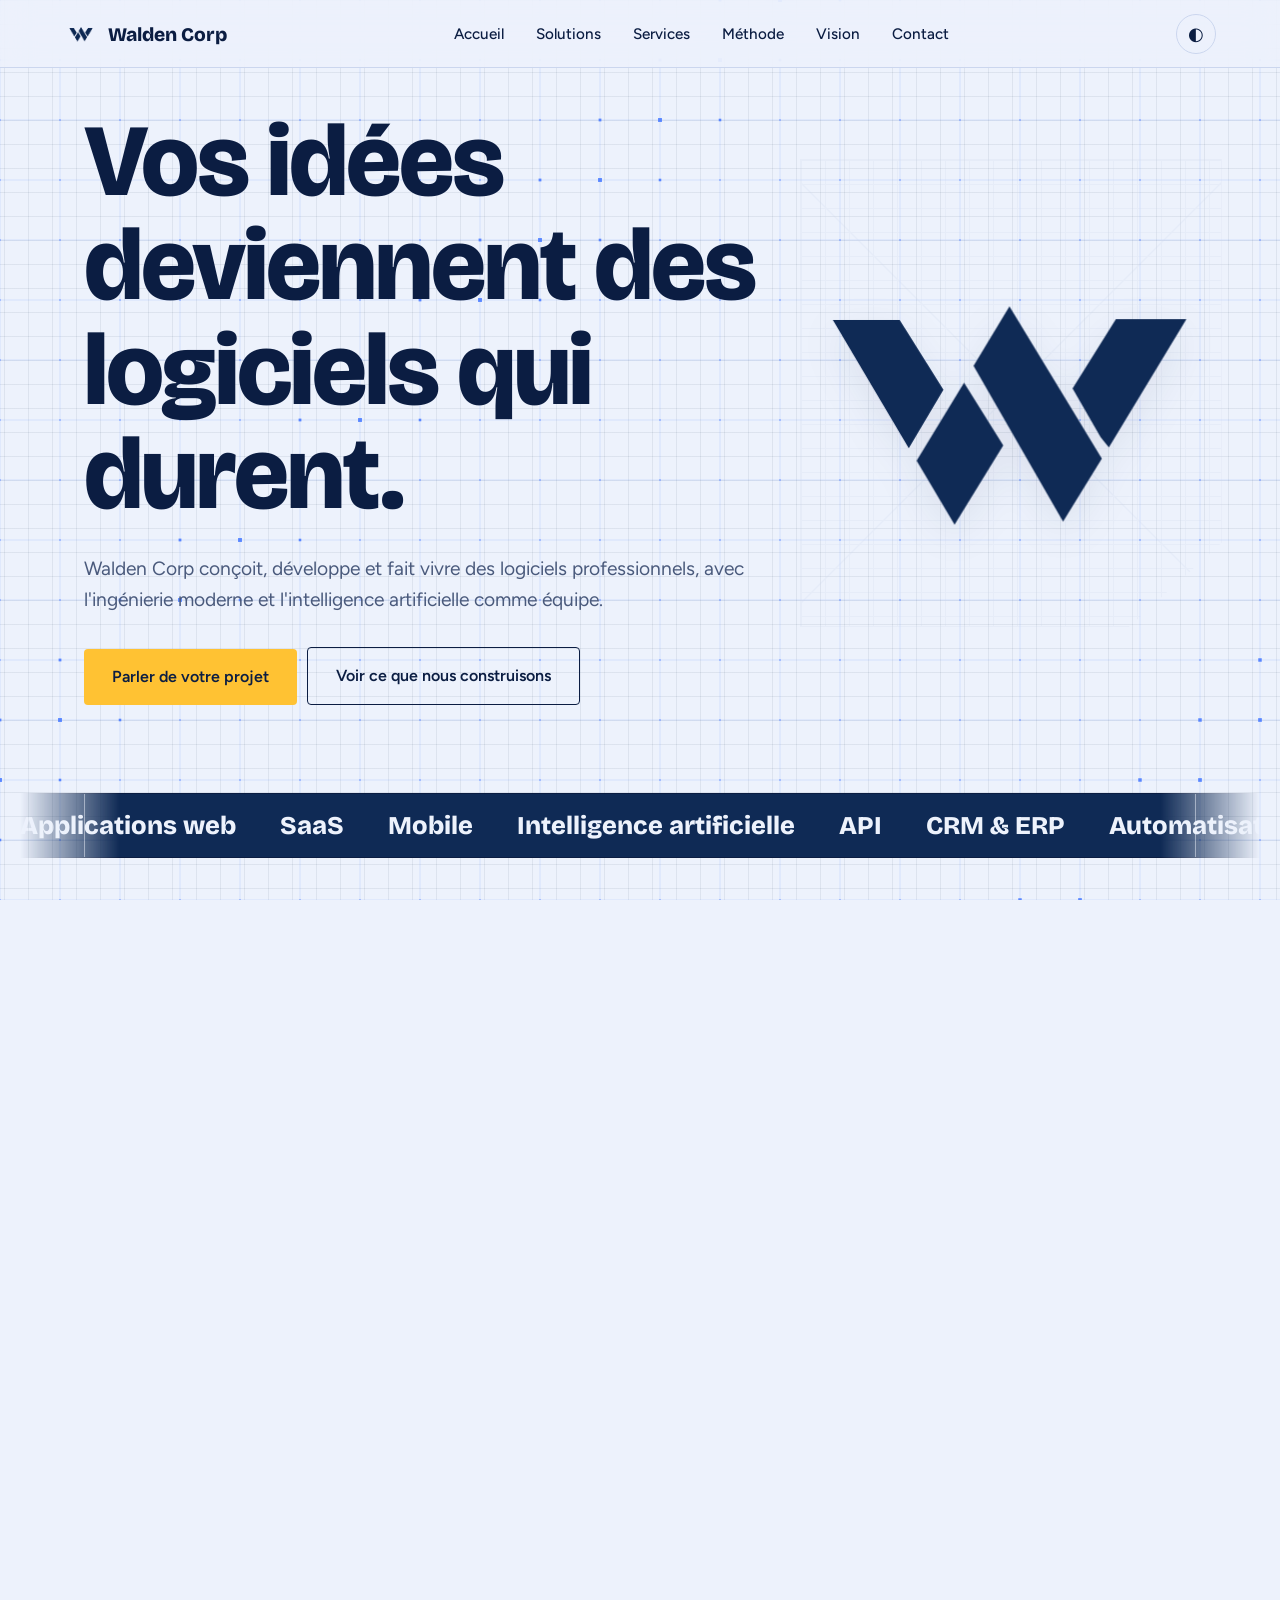
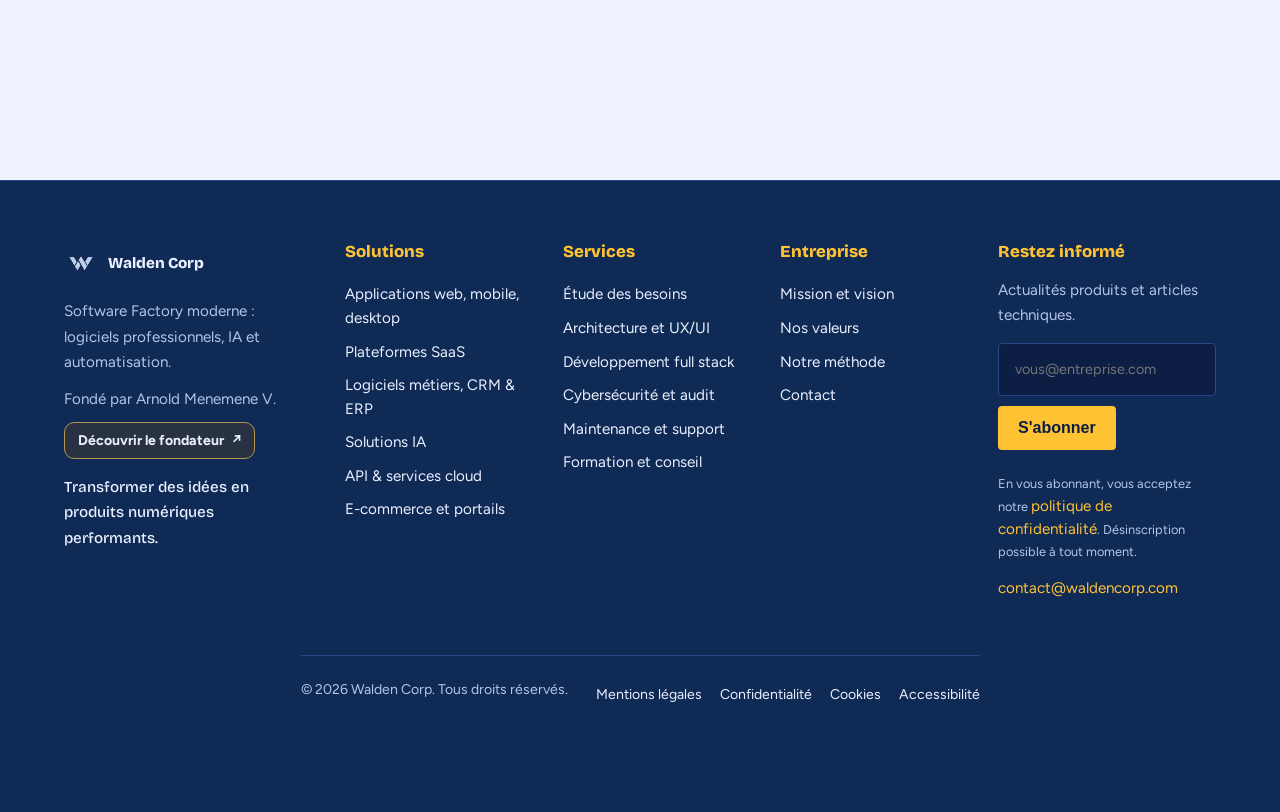
<file: solutions/index.html>
<!DOCTYPE html>
<html lang="fr">
<head>
<meta charset="utf-8">
<meta name="viewport" content="width=device-width, initial-scale=1, viewport-fit=cover">
<script>try{const savedTheme=localStorage.getItem('wc-theme');document.documentElement.dataset.theme=(savedTheme==='light'||savedTheme==='dark')?savedTheme:'light'}catch(e){document.documentElement.dataset.theme='light'}</script>
<title>Solutions logicielles sur mesure, SaaS et IA | Walden Corp</title>
<meta name="description" content="Découvrez les solutions Walden Corp : applications web et mobiles, plateformes SaaS, logiciels métiers et solutions numériques.">
<meta name="robots" content="index,follow,max-image-preview:large">
<link rel="canonical" href="https://waldencorp.vercel.app/solutions/">
<meta name="theme-color" content="#EDF2FC">
<meta property="og:type" content="website">
<meta property="og:site_name" content="Walden Corp">
<meta property="og:title" content="Solutions logicielles sur mesure, SaaS et IA | Walden Corp">
<meta property="og:description" content="Découvrez les solutions Walden Corp : applications web et mobiles, plateformes SaaS, logiciels métiers et solutions numériques.">
<meta property="og:url" content="https://waldencorp.vercel.app/solutions/">
<meta property="og:locale" content="fr_FR">
<meta name="twitter:card" content="summary">
<meta name="twitter:title" content="Solutions logicielles sur mesure, SaaS et IA | Walden Corp">
<meta name="twitter:description" content="Découvrez les solutions Walden Corp : applications web et mobiles, plateformes SaaS, logiciels métiers et solutions numériques.">
<script type="application/ld+json">{"@context":"https://schema.org","@type":"Organization","name":"Walden Corp","url":"https://waldencorp.vercel.app/","description":"Développement logiciel sur mesure, applications et plateformes SaaS."}</script>
<!-- Favicon -->
<link rel="icon" href="/favicon-blue.ico" type="image/x-icon">
<link rel="preconnect" href="https://fonts.googleapis.com">
<link href="https://fonts.googleapis.com/css2?family=Bricolage+Grotesque:opsz,wght@12..96,500;12..96,800&family=Figtree:wght@400;500;600&display=swap" rel="stylesheet">
<style>
:root{--bg:#EDF2FC;--card:#FFFFFF;--ink:#0B1D42;--mut:#4A5A7C;--navy:#0F2A55;--sky:#4C7DFF;--sun:#FFC233;--line:#CBD6EE;--fd:'Bricolage Grotesque',Georgia,serif;--fb:'Figtree',system-ui,sans-serif;
box-sizing:border-box;padding-top:env(safe-area-inset-top,0px);padding-bottom:env(safe-area-inset-bottom,0px)}
@media (prefers-color-scheme:dark){:root:not([data-theme="light"]){--bg:#06112A;--card:#0C1E44;--ink:#EAF0FF;--mut:#9DB0D8;--navy:#8FB0FF;--line:#1B3266}}
:root[data-theme="dark"]{--bg:#06112A;--card:#0C1E44;--ink:#EAF0FF;--mut:#9DB0D8;--navy:#8FB0FF;--line:#1B3266}
html{scroll-padding-top:env(safe-area-inset-top,0px);scroll-behavior:smooth}
*{box-sizing:border-box;margin:0}

/* Transition de dégradé/absorption lors du changement de thème */
body, header, footer, .c, input, select, textarea, nav a, .chips a, .chips span {
  transition: background-color 0.6s ease-in-out, color 0.6s ease-in-out, border-color 0.6s ease-in-out, box-shadow 0.6s ease-in-out;
}

body{background:var(--bg);color:var(--ink);font:400 17px/1.6 var(--fb);overflow-x:hidden}
h1,h2,h3{font-family:var(--fd);font-weight:800;line-height:1.02;letter-spacing:-.02em}
h1{font-size:clamp(2.6rem,8vw,6.4rem)}h2{font-size:clamp(2rem,5vw,3.6rem);margin-bottom:.6em}h3{font-size:1.35rem;line-height:1.15}
p{max-width:62ch;color:var(--mut)}
a{color:inherit}
:focus-visible{outline:3px solid var(--sun);outline-offset:3px;border-radius:6px}
header{position:fixed;top:0;left:0;right:0;z-index:50;display:flex;align-items:center;justify-content:space-between;gap:16px;padding:calc(14px + env(safe-area-inset-top,0px)) 5vw 14px}header::before{content:"";position:absolute;inset:0;z-index:-1;background:color-mix(in srgb,var(--bg) 86%,transparent);backdrop-filter:blur(10px);transition:background-color 0.6s ease-in-out}
.brand{display:flex;align-items:center;gap:10px;font:800 1.2rem var(--fd);text-decoration:none}
.brand img{width:34px;height:auto;display:block}

/* Gestion de la visibilité des logos du header */
header .dark-logo{display:none!important}
header .light-logo{display:block!important}

@media (prefers-color-scheme:dark){
  :root:not([data-theme="light"]) header .light-logo{display:none!important}
  :root:not([data-theme="light"]) header .dark-logo{display:block!important}
}
:root[data-theme="dark"] header .light-logo{display:none!important}
:root[data-theme="dark"] header .dark-logo{display:block!important}
:root[data-theme="light"] header .light-logo{display:block!important}
:root[data-theme="light"] header .dark-logo{display:none!important}

nav{display:flex;gap:4px;flex-wrap:wrap}
nav a{padding:8px 14px;border-radius:99px;text-decoration:none;font-weight:500;font-size:.95rem}
nav a:hover{background:var(--card)}nav a.on{background:var(--navy);color:var(--bg)}
@media(max-width:940px){nav{position:fixed;left:0;right:0;bottom:0;justify-content:center;background:var(--card);padding:10px 8px calc(10px + env(safe-area-inset-bottom,0px));border-top:1px solid var(--line)}nav a{padding:8px 10px;font-size:.82rem}}
.page{display:none;padding:calc(110px + env(safe-area-inset-top,0px)) 5vw 120px;max-width:1240px;margin:auto;min-height:100vh}
.page.on{display:block}

/* Animations d'apparition et de disparition des blocs */
.rv {
  opacity: 0;
  transform: translateY(35px) scale(0.96);
  transition: opacity 0.6s cubic-bezier(0.16, 1, 0.3, 1), transform 0.6s cubic-bezier(0.16, 1, 0.3, 1);
  will-change: opacity, transform;
}
.rv.v {
  opacity: 1;
  transform: translateY(0) scale(1);
}

.btn{display:inline-block;padding:15px 28px;border-radius:99px;background:var(--sun);color:#0B1D42;font-weight:600;text-decoration:none;border:0;cursor:pointer;font-size:1rem;transition:transform .25s,box-shadow .25s, background-color 0.6s ease}
.btn:hover{transform:translateY(-3px) rotate(-1deg);box-shadow:0 10px 0 -2px var(--navy)}
.btn.g{background:transparent;border:2px solid var(--ink);color:var(--ink)}
.hero{display:grid;grid-template-columns:1.3fr .7fr;gap:4vw;align-items:center;min-height:72vh}
@media(max-width:820px){.hero{grid-template-columns:1fr}}
.hero p{font-size:1.2rem;margin:26px 0 32px}
.hl span{display:inline-block;opacity:0;transform:translateY(60%) rotate(4deg);animation:up .8s cubic-bezier(.2,.8,.2,1) forwards}
@keyframes up{to{opacity:1;transform:none}}
.mark{width:100%;max-width:400px;justify-self:center;overflow:visible}
.mark polygon{fill:var(--navy);transition:transform .6s cubic-bezier(.2,.8,.2,1)}
.mark .s{fill:var(--sun)}
.mark polygon{animation:fly 1.4s cubic-bezier(.2,.9,.2,1) both}
.mark polygon:nth-child(1){--x:-160px;--y:-90px}.mark polygon:nth-child(2){--x:-120px;--y:150px}
.mark polygon:nth-child(3){--x:0;--y:-200px}.mark polygon:nth-child(4){--x:180px;--y:-100px}
@keyframes fly{from{transform:translate(var(--x),var(--y)) rotate(25deg);opacity:0}}
.mark:hover polygon:nth-child(2){transform:translateY(-14px)}.mark:hover polygon:nth-child(4){transform:translate(10px,-10px)}
.strip{overflow:hidden;border-block:2px solid var(--ink);margin:70px -5vw;padding:16px 0;background:var(--navy);color:var(--bg)}
.strip div{display:flex;gap:44px;width:max-content;animation:mq 38s linear infinite;font:800 1.6rem var(--fd)}
@keyframes mq{to{transform:translateX(-50%)}}
.grid{display:grid;grid-template-columns:repeat(auto-fit,minmax(250px,1fr));gap:18px}
.c{background:var(--card);border:1px solid var(--line);border-radius:22px;padding:28px}
.c:nth-child(3n+2){border-radius:6px 40px 6px 40px}.c:nth-child(3n){border-radius:40px 6px 40px 6px}
.c p{margin-top:10px;font-size:.98rem}
.c .ic{width:44px;height:44px;border-radius:12px;background:var(--sun);display:grid;place-items:center;font:800 1.1rem var(--fd);color:#0B1D42;margin-bottom:16px}
.split{display:grid;grid-template-columns:1fr 1fr;gap:5vw;align-items:start;margin-top:60px}
@media(max-width:820px){.split{grid-template-columns:1fr}}
.tl{list-style:none;padding:0;border-left:3px solid var(--sky);margin-left:8px}
.tl li{padding:0 0 22px 26px;position:relative;font-weight:500}
.tl li:before{content:"";position:absolute;left:-11px;top:6px;width:19px;height:19px;border-radius:50%;background:var(--sun);border:3px solid var(--bg)}
.tl li b{display:block;font:800 1.1rem var(--fd)}.tl li span{color:var(--mut);font-weight:400;font-size:.95rem}
.chips{display:flex;flex-wrap:wrap;gap:10px}.chips span{padding:9px 18px;border-radius:99px;border:1.5px solid var(--line);background:var(--card);font-weight:500}
.chips span:hover{background:var(--sun);color:#0B1D42;transform:translateY(-3px)}
.big{font:800 clamp(1.6rem,4vw,2.8rem)/1.15 var(--fd);max-width:24ch;margin:0 0 40px}
form{display:grid;gap:14px;max-width:560px}
label{font-weight:600;font-size:.95rem}
input,select,textarea{width:100%;padding:14px 16px;border-radius:14px;border:1.5px solid var(--line);background:var(--card);color:var(--ink);font:inherit;margin-top:6px}
input:focus,select:focus,textarea:focus{border-color:var(--sky);outline:0;box-shadow:0 0 0 4px color-mix(in srgb,var(--sky) 30%,transparent)}
#ok{display:none;padding:16px;border-radius:14px;background:var(--sun);color:#0B1D42;font-weight:600}
footer{margin-top:90px;padding-top:30px;border-top:1px solid var(--line);display:flex;justify-content:space-between;flex-wrap:wrap;gap:12px;font-size:.9rem;color:var(--mut)}

/* Pied de page */
.ft{background:var(--navy);color:#EAF0FF;padding:60px 5vw calc(130px + env(safe-area-inset-bottom,0px));margin-top:60px;--card:#0C1E44;--line:#2A4585;--ink:#EAF0FF;--mut:#B4C4E8}
[data-theme="dark"] .ft,:root:not([data-theme="light"]) .ft{--navy:#0A1A3C}
.fg{max-width:1240px;margin:auto;display:grid;grid-template-columns:1.4fr 1fr 1fr .8fr 1.2fr;gap:36px}
@media(max-width:980px){.fg{grid-template-columns:1fr 1fr}.fb,.fn{grid-column:1/-1}}
.ft h4{font:800 1.05rem var(--fd);margin-bottom:14px;color:var(--sun)}
.ft a{display:block;text-decoration:none;padding:4px 0;color:#EAF0FF;font-size:.95rem}
.ft a:hover{color:var(--sun)}.ft .brand{display:flex}.ft p{color:#B4C4E8;font-size:.95rem}
.ft p a{display:inline;color:var(--sun)}.fq{font-family:var(--fd);font-weight:500;margin-top:8px;color:#EAF0FF!important}
.fn form{display:flex;gap:8px;margin-top:12px;flex-wrap:wrap}.fn input{flex:1;min-width:150px;margin:0}.fn .btn{padding:12px 20px}
.sr{position:absolute;left:-9999px}
.fl{max-width:1240px;margin:40px auto 0;padding-top:22px;border-top:1px solid #2A4585;display:flex;justify-content:space-between;flex-wrap:wrap;gap:12px;font-size:.88rem;color:#B4C4E8}
.fl a{display:inline;margin-left:16px;font-size:.88rem}
.lg h2{font-size:1.5rem;margin:34px 0 8px}.lg p{margin-bottom:8px}

body{font-size:1.0625rem}
main,.ft{position:relative;z-index:1}
#bg{position:fixed;inset:0;width:100%;height:100%;z-index:0;pointer-events:none}
.brand img{transition:transform .3s ease}
.brand:hover img{transform:scale(1.1) rotate(-5deg)}
.mk{justify-self:center;width:100%;max-width:400px;transform:perspective(800px) rotateY(calc(var(--mx,0)*14deg)) rotateX(calc(var(--my,0)*-14deg));transition:transform .25s ease-out}
.mk .mark{display:block;max-width:none;animation:bob 6s ease-in-out 1.6s infinite}
.mark .s{fill:var(--navy);animation:fly 1.4s cubic-bezier(.2,.9,.2,1) both,glow 3.2s ease-in-out 1.6s infinite}
@keyframes bob{50%{transform:translateY(-10px)}}
@keyframes glow{50%{filter:drop-shadow(0 0 14px rgba(255,194,51,.9))}}
.hero{min-height:min(62vh,620px)}
.strip{background:var(--navy);border-block:2px solid var(--ink);color:var(--bg);display:block;margin:70px -5vw 56px;padding:16px 0;-webkit-mask:linear-gradient(90deg,transparent,#000 8%,#000 92%,transparent);mask:linear-gradient(90deg,transparent,#000 8%,#000 92%,transparent)}
.strip div{font-size:clamp(1.15rem,3.2vw,1.6rem)}
.strip a{color:inherit;text-decoration:none;white-space:nowrap;padding:0;background:none;transition:color .2s}
.strip a:hover,.strip a.on{color:var(--ink);background:none}
.strip:hover div{animation-play-state:paused}
.chips a{display:inline-block;padding:9px 18px;border-radius:99px;border:1.5px solid var(--line);background:var(--card);font-weight:500;text-decoration:none}
.chips a:hover{background:var(--sun);color:#0B1D42;transform:translateY(-3px)}
.chips span:hover{background:var(--card);color:var(--ink);transform:none}
[id]{scroll-margin-top:120px}
.hit{animation:hit 1.6s}
@keyframes hit{30%{box-shadow:0 0 0 6px var(--sun)}}
.er{padding-top:4vh}.er .mk{max-width:130px;margin:0 0 10px;justify-self:start}
.n404{font:800 clamp(5.5rem,24vw,15rem)/.9 var(--fd);color:transparent;-webkit-text-stroke:2px var(--navy);animation:gl 4s infinite;margin-bottom:10px}
@keyframes gl{0%,92%,100%{transform:none}94%{transform:translate(-6px,2px) skewX(6deg)}96%{transform:translate(6px,-2px)}}
.fc{font-size:.8rem!important;margin-top:10px}#nls{color:var(--sun)!important;font-weight:600;margin-top:8px}

/* responsive */
h1{font-size:clamp(2.1rem,8vw,6.4rem);overflow-wrap:break-word;hyphens:auto}
.grid{grid-template-columns:repeat(auto-fit,minmax(min(250px,100%),1fr))}
.page{min-height:100dvh;padding-left:max(5vw,env(safe-area-inset-left));padding-right:max(5vw,env(safe-area-inset-right))}
header{padding-left:max(5vw,env(safe-area-inset-left));padding-right:max(5vw,env(safe-area-inset-right))}
.btn{min-height:46px;margin:0 6px 10px 0}
.tg{flex:none}
@media(min-width:1700px){html{font-size:112%}.page,.fg,.fl{max-width:1500px}}
@media(min-width:2400px){html{font-size:135%}.page,.fg,.fl{max-width:1900px}}
@media(max-width:940px){nav{flex-wrap:nowrap;overflow-x:auto;justify-content:safe center;gap:2px;scrollbar-width:none}nav a{flex:0 0 auto;min-height:44px;display:flex;align-items:center}.page{padding-bottom:130px}}
@media(max-width:820px){.hero{min-height:auto;gap:24px}.hero .mk{order:-1;max-width:170px;justify-self:start}}
@media(max-width:560px){.fg{grid-template-columns:1fr}.fl{flex-direction:column}.fl a{margin:0 14px 0 0}.hero .btn,.er .btn{display:block;text-align:center;margin-right:0}.c{padding:22px}.chips a,.chips span{font-size:.9rem;padding:8px 14px}.brand{font-size:1.05rem}.brand img{width:28px}.hero p{font-size:1.05rem}}
@media(max-width:360px){body{font-size:1rem}.page{padding-top:96px}}
@media(max-height:480px) and (orientation:landscape){.page{padding-top:80px}.hero{min-height:auto}.mk{max-width:120px}}
@media(pointer:coarse){.ft a{padding:10px 0;min-height:44px}.btn:hover{transform:none;box-shadow:none}}
/* transition : quatre éclats du W balayent l'écran */
#cur{position:fixed;inset:0;z-index:90;pointer-events:none;display:flex;overflow:hidden}
#cur i{flex:1;min-width:0;background:var(--navy);transform:translateY(-101%);transition:transform .42s cubic-bezier(.7,0,.2,1)}
#cur i:nth-child(2){background:var(--sky);transition-delay:.07s}#cur i:nth-child(3){background:var(--sun);transition-delay:.14s}#cur i:nth-child(4){transition-delay:.21s}
#cur.in i{transform:translateY(0)}#cur.out i{transform:translateY(101%)}
.tg{background:0;border:1.5px solid var(--line);color:var(--ink);border-radius:99px;width:40px;height:40px;cursor:pointer;font-size:1.1rem}

@media(prefers-reduced-motion:reduce){*{animation:none!important;transition:none!important}.rv,.hl span{opacity:1;transform:none}}
.md{position:fixed;inset:0;z-index:120;display:grid;place-items:center;padding:20px;background:rgba(6,17,42,.6);backdrop-filter:blur(6px);opacity:0;transition:opacity .25s}.md[hidden]{display:none}.md.o{opacity:1}
.mb{background:var(--card);color:var(--ink);border:1px solid var(--line);border-radius:28px 6px 28px 6px;padding:34px 30px;max-width:440px;width:100%;text-align:center;transform:translateY(24px) scale(.94);transition:transform .35s cubic-bezier(.3,1.5,.5,1)}.md.o .mb{transform:none}
.mb svg{width:72px;height:72px;margin-bottom:14px}.mb circle{fill:var(--sun)}.mb path{fill:none;stroke:#0B1D42;stroke-width:5;stroke-linecap:round;stroke-linejoin:round;stroke-dasharray:40;stroke-dashoffset:40}.md.o .mb path{animation:ck .5s .25s forwards}@keyframes ck{to{stroke-dashoffset:0}}
.mb p{margin:10px auto 24px}

/* Footer responsive refinements — original themes and animations preserved */
.ft{padding:clamp(34px,5vw,60px) clamp(16px,4vw,56px) calc(28px + env(safe-area-inset-bottom,0px));overflow-wrap:anywhere}
.fg{grid-template-columns:minmax(0,1.35fr) repeat(3,minmax(0,1fr)) minmax(0,1.2fr);gap:clamp(16px,2.4vw,34px);align-items:start}
.fg>*{min-width:0}.ft a,.fl a{overflow-wrap:anywhere;word-break:normal}
.fn form{min-width:0;display:flex;flex-wrap:wrap;gap:8px}.fn input{flex:1 1 140px;min-width:0;width:100%}.fn button{min-height:44px}
.fl{gap:12px 24px;align-items:flex-start}.fl>span{min-width:0;max-width:100%;overflow-wrap:anywhere}.fl>span:last-child{display:flex;flex-wrap:wrap;gap:4px 16px}
@media(max-width:1100px){.fg{grid-template-columns:repeat(2,minmax(0,1fr));gap:26px 22px}.fb,.fn{grid-column:1/-1}}
@media(max-width:680px){.ft{padding:32px 18px calc(24px + env(safe-area-inset-bottom,0px));margin-top:40px}.fg{grid-template-columns:minmax(0,1fr);gap:22px}.fb,.fn{grid-column:auto}.ft a{min-height:44px;padding:10px 0}.fn form{display:grid;grid-template-columns:minmax(0,1fr)}.fn input,.fn button{width:100%;min-width:0;min-height:48px}.fl{margin-top:24px;flex-direction:column;gap:12px}.fl>span:last-child{display:grid;grid-template-columns:repeat(2,minmax(0,1fr));width:100%;gap:6px 16px}.fl a{min-height:44px;padding:10px 0}.hero .btn,.er .btn{width:100%;text-align:center;margin-right:0}}
@media(max-width:360px){.ft{padding-left:14px;padding-right:14px}.fl>span:last-child{grid-template-columns:minmax(0,1fr)}}
@media(max-height:520px) and (orientation:landscape) and (max-width:940px){.ft{padding-top:26px}.fg{grid-template-columns:repeat(2,minmax(0,1fr))}.fb,.fn{grid-column:1/-1}}
@media(max-width:760px){header{flex-wrap:wrap;gap:8px}nav{order:3;flex:1 0 100%;width:100%;max-width:100%;overflow-x:auto;flex-wrap:nowrap;justify-content:flex-start;scrollbar-width:none;overscroll-behavior-x:contain}nav::-webkit-scrollbar{display:none}nav a{flex:0 0 auto;white-space:nowrap}}
@media(max-width:420px){nav a{font-size:.8rem;padding:8px 9px}.tg{min-width:44px;min-height:44px}}


/* Contact redesign + responsive polish */
.accent-word{color:var(--sky)}.contact-shell{display:grid;grid-template-columns:minmax(0,1fr) minmax(320px,.88fr);gap:clamp(24px,5vw,76px);align-items:center;padding:clamp(22px,4vw,58px);border:1px solid var(--line);border-radius:30px 8px 30px 8px;background:color-mix(in srgb,var(--card) 82%,var(--bg));box-shadow:0 24px 70px color-mix(in srgb,var(--navy) 9%,transparent);overflow:hidden}.contact-intro{min-width:0}.eyebrow{display:inline-flex;align-items:center;gap:9px;color:var(--sky);font-size:.82rem;font-weight:700;letter-spacing:.09em;text-transform:uppercase;margin-bottom:22px}.eyebrow svg{width:18px;height:18px;fill:none;stroke:currentColor;stroke-width:1.8}.contact-intro h1{font-size:clamp(2.5rem,5.4vw,5rem);line-height:1.03}.contact-lead{font-size:1.08rem;margin:22px 0 24px;max-width:46ch}.contact-points{display:grid;gap:15px}.contact-points>div{display:flex;align-items:center;gap:12px}.point-icon,.form-icon{display:grid;place-items:center;flex:0 0 44px;width:44px;height:44px;border-radius:14px;background:color-mix(in srgb,var(--sky) 14%,var(--card));color:var(--sky)}.point-icon svg,.form-icon svg{width:22px;height:22px;fill:none;stroke:currentColor;stroke-width:1.7;stroke-linecap:round;stroke-linejoin:round}.contact-points b,.contact-points small{display:block}.contact-points b{font-size:.96rem}.contact-points small{color:var(--mut);font-size:.87rem}.contact-art{position:relative;max-width:360px;margin:24px auto 0;width:100%;padding:12px}.contact-art svg{position:relative;z-index:1;width:100%;overflow:visible}.art-path{fill:none;stroke:var(--line);stroke-width:3;stroke-dasharray:6 8}.art-plane{fill:var(--sun);stroke:var(--navy);stroke-width:5;stroke-linejoin:round;filter:drop-shadow(0 14px 10px color-mix(in srgb,var(--navy) 14%,transparent));animation:plane-float 5s ease-in-out infinite}.art-plane-line{fill:none;stroke:var(--navy);stroke-width:4;stroke-linecap:round;stroke-linejoin:round}.art-dot{fill:var(--sky);animation:dot-pulse 2.6s ease-in-out infinite}.art-orbit{position:absolute;border:1px solid var(--line);border-radius:50%;inset:14% 9%;transform:rotate(-18deg)}.orbit-two{inset:22% 1%;transform:rotate(24deg);border-style:dashed}.art-note{display:block;text-align:center;color:var(--mut);font-size:.85rem;font-weight:600}.contact-form-card{min-width:0;padding:clamp(20px,3vw,34px);border:1px solid var(--line);border-radius:24px 6px 24px 6px;background:var(--card);box-shadow:0 18px 45px color-mix(in srgb,var(--navy) 8%,transparent)}.form-heading{display:flex;align-items:center;gap:13px;margin-bottom:22px}.form-heading h2{font-size:clamp(1.45rem,2.6vw,2rem);margin:0 0 4px}.form-heading p{font-size:.84rem;margin:0}.contact-form-card form{max-width:none;gap:16px}.contact-form-card label{display:block;font-size:.9rem}.contact-form-card label>span:first-child:not(.field-wrap){color:var(--sky)}.field-wrap{position:relative;display:flex;align-items:center;margin-top:7px}.field-wrap>svg{position:absolute;left:14px;z-index:1;width:19px;height:19px;fill:none;stroke:var(--mut);stroke-width:1.7;stroke-linecap:round;stroke-linejoin:round;pointer-events:none}.contact-form-card input,.contact-form-card select,.contact-form-card textarea{margin:0;border-radius:12px;border:1px solid var(--line);background:var(--bg);padding:13px 14px;color:var(--ink);font-size:.95rem;min-width:0}.contact-form-card .field-wrap input,.contact-form-card .field-wrap select{padding-left:43px}.contact-form-card textarea{resize:vertical;min-height:132px}.contact-form-card input::placeholder,.contact-form-card textarea::placeholder{color:var(--mut);opacity:.8}.contact-form-card input:focus,.contact-form-card select:focus,.contact-form-card textarea:focus{border-color:var(--sky);box-shadow:0 0 0 4px color-mix(in srgb,var(--sky) 16%,transparent)}.contact-submit{display:flex;align-items:center;justify-content:center;gap:12px;width:100%;margin:0;border-radius:12px;background:var(--sun);padding:14px 20px}.contact-submit svg,.actions svg{width:19px;height:19px;fill:none;stroke:currentColor;stroke-width:1.8;stroke-linecap:round;stroke-linejoin:round}.contact-submit:hover{box-shadow:0 8px 0 -3px var(--navy)}.form-privacy{display:flex;gap:8px;align-items:flex-start;font-size:.78rem;margin:0;max-width:none}.form-privacy svg{width:16px;height:16px;flex:0 0 16px;fill:none;stroke:var(--mut);stroke-width:1.7;margin-top:3px}.error-hero{display:grid;grid-template-columns:minmax(0,1.05fr) minmax(280px,.95fr);gap:clamp(28px,6vw,90px);align-items:center;padding:clamp(22px,4vw,60px);border:1px solid var(--line);border-radius:30px 8px 30px 8px;background:var(--card);overflow:hidden;position:relative}.error-copy{min-width:0;position:relative;z-index:2}.status-dot{width:8px;height:8px;border-radius:50%;background:var(--sun);box-shadow:0 0 0 5px color-mix(in srgb,var(--sun) 20%,transparent)}.error-title-row{display:flex;align-items:center;gap:clamp(10px,2vw,24px);margin:4px 0 18px}.n404{font:800 clamp(5rem,12vw,10rem)/.82 var(--fd);letter-spacing:-.08em;color:transparent;-webkit-text-stroke:2px var(--navy);margin:0;white-space:nowrap;animation:gl 4s infinite}.n404 span{color:var(--sun);-webkit-text-stroke:0}.error-logo{width:clamp(66px,9vw,120px);flex:0 0 auto;transform:rotate(5deg);animation:logo-float 5s ease-in-out infinite}.error-logo svg{width:100%;height:auto;overflow:visible}.error-logo polygon{fill:var(--navy)}.error-logo polygon.s{fill:var(--sun)}.error-copy h1{font-size:clamp(2rem,4vw,3.7rem);line-height:1.04;max-width:15ch}.error-description{font-size:1.08rem;margin:18px 0 28px;max-width:45ch}.actions{display:flex;flex-wrap:wrap;gap:10px}.actions .btn{display:inline-flex;align-items:center;justify-content:center;gap:9px}.error-visual{position:relative;min-width:0;min-height:300px;display:grid;place-items:center;border-radius:22px 6px 22px 6px;background:color-mix(in srgb,var(--bg) 85%,var(--sky) 15%);overflow:hidden}.visual-grid{position:absolute;inset:0;background-image:linear-gradient(color-mix(in srgb,var(--sky) 12%,transparent) 1px,transparent 1px),linear-gradient(90deg,color-mix(in srgb,var(--sky) 12%,transparent) 1px,transparent 1px);background-size:24px 24px;mask-image:radial-gradient(ellipse,black,transparent 75%)}.error-visual svg{width:min(100%,390px);position:relative;overflow:visible}.wire{fill:none;stroke:var(--navy);stroke-width:5;stroke-linecap:round;stroke-dasharray:9 7}.plug rect{fill:var(--card);stroke:var(--navy);stroke-width:5}.plug path{fill:none;stroke:var(--navy);stroke-width:6;stroke-linecap:round}.plug-a{animation:plug-float 4s ease-in-out infinite}.plug-b{animation:plug-float 4s ease-in-out -2s infinite}.plug-b rect{fill:var(--sun)}.spark{fill:var(--sky)}.spark-line{fill:none;stroke:var(--sky);stroke-width:4;stroke-linecap:round}.visual-caption{position:absolute;bottom:16px;left:12px;right:12px;text-align:center;font-size:.8rem;font-weight:600;color:var(--mut)}
@keyframes plane-float{50%{transform:translateY(-8px) rotate(-2deg)}}@keyframes dot-pulse{50%{opacity:.4;transform:scale(.8)}}@keyframes logo-float{50%{transform:translateY(-8px) rotate(-1deg)}}@keyframes plug-float{50%{transform:translateY(-7px) rotate(-2deg)}}
@media(max-width:900px){.contact-shell{grid-template-columns:minmax(0,1fr) minmax(0,1fr);gap:24px;padding:clamp(18px,3vw,32px)}.contact-art{max-width:280px}.error-hero{grid-template-columns:minmax(0,1fr);gap:26px}.error-visual{min-height:250px}.error-visual svg{max-width:330px}.n404{font-size:clamp(5.5rem,18vw,9rem)}}
@media(max-width:650px){.contact-shell{grid-template-columns:minmax(0,1fr);padding:18px;gap:22px;border-radius:22px 6px 22px 6px}.contact-intro h1{font-size:clamp(2.35rem,10vw,3.7rem)}.contact-art{max-width:250px;margin:12px auto 0}.contact-form-card{padding:20px 16px}.contact-points{gap:12px}.error-hero{padding:22px 18px;gap:22px}.error-title-row{gap:12px}.n404{font-size:clamp(5rem,25vw,8rem);-webkit-text-stroke-width:1.5px}.error-logo{width:clamp(56px,18vw,90px)}.error-copy h1{font-size:clamp(2rem,8vw,3rem)}.error-visual{min-height:220px}.actions{display:grid;grid-template-columns:minmax(0,1fr)}.actions .btn{width:100%;margin:0}}
@media(max-width:360px){.contact-shell{padding:12px}.contact-form-card{padding:17px 12px}.contact-form-card input,.contact-form-card select,.contact-form-card textarea{font-size:16px}.error-title-row{gap:8px}.n404{font-size:4.5rem}.error-logo{width:52px}.error-visual{min-height:185px}}
@media(prefers-reduced-motion:reduce){.art-plane,.art-dot,.error-logo,.plug-a,.plug-b{animation:none!important}}


/* Footer responsive — spacing controlled independently by row and column */
.ft{padding:clamp(34px,5vw,60px) clamp(18px,5vw,5vw) calc(100px + env(safe-area-inset-bottom,0px))}
.fg{column-gap:clamp(22px,3vw,36px);row-gap:clamp(30px,4vw,44px);align-items:start}
.fg>div{min-width:0}
.ft h4{margin:0 0 16px;line-height:1.25}
.ft a{line-height:1.55;padding:5px 0;overflow-wrap:anywhere}
.ft .fb .brand{margin-bottom:4px}
.ft .fb p{line-height:1.65}
.ft .fb p+p{margin-top:12px!important}
.ft .fq{margin-top:16px!important}
.fn>p{line-height:1.6}
.fn form{gap:10px;margin-top:16px}
.fn .fc{line-height:1.6;margin-top:14px}
.fl{align-items:flex-start;gap:16px 28px;margin-top:clamp(30px,4vw,42px);padding-top:22px;line-height:1.7}
.fl>span{min-width:0}
.fl>span:last-child{display:flex;flex-wrap:wrap;gap:8px 18px}
.fl a{margin:0;line-height:1.7}
@media(max-width:980px){
 .fg{grid-template-columns:repeat(2,minmax(0,1fr));column-gap:clamp(18px,4vw,32px);row-gap:34px}
 .fg .fb,.fg .fn{grid-column:1/-1}
 .fg .fb{max-width:620px}
 .fg .fn{max-width:680px;width:100%}
 .fl{margin-top:34px}
}
@media(max-width:620px){
 .ft{margin-top:38px;padding:34px 20px calc(94px + env(safe-area-inset-bottom,0px))}
 .fg{grid-template-columns:minmax(0,1fr);row-gap:28px}
 .fg .fb,.fg .fn{grid-column:auto}
 .fg>div:not(.fb):not(.fn){padding-top:20px;border-top:1px solid color-mix(in srgb,#B4C4E8 24%,transparent)}
 .ft h4{margin-bottom:12px}
 .ft a{padding:6px 0;font-size:.96rem}
 .fg .fb .brand{margin-bottom:10px}
 .fg .fb p+p{margin-top:12px!important}
 .fg .fq{margin-top:16px!important}
 .fn form{display:grid;grid-template-columns:minmax(0,1fr);gap:10px}
 .fn input,.fn .btn{width:100%;min-width:0}
 .fl{display:flex;flex-direction:column;align-items:stretch;gap:18px;margin-top:28px;padding-top:20px}
 .fl>span{display:block}
 .fl>span:last-child{display:flex;flex-direction:column;align-items:flex-start;gap:8px}
 .fl a{display:inline-block;padding:2px 0}
}
@media(max-width:360px){
 .ft{padding-left:15px;padding-right:15px}
 .fg{row-gap:24px}
 .fg>div:not(.fb):not(.fn){padding-top:17px}
 .ft a{font-size:.93rem}
}

/* Founder page — isolated component styles */
.founder-link{display:inline-flex!important;align-items:center;gap:8px;margin-top:10px;padding:9px 13px!important;border:1px solid color-mix(in srgb,var(--sun) 65%,var(--line));border-radius:10px;background:color-mix(in srgb,var(--sun) 12%,var(--card));color:var(--ink)!important;font-size:.88rem!important;font-weight:700;text-decoration:none;line-height:1.25!important;transition:transform .2s ease,border-color .2s ease,background .2s ease}.founder-link:hover{transform:translateY(-2px);border-color:var(--sun);background:color-mix(in srgb,var(--sun) 22%,var(--card))}
.founder-shell{display:grid;grid-template-columns:minmax(0,1.08fr) minmax(280px,.92fr);gap:clamp(26px,5vw,70px);align-items:center;padding:clamp(20px,4vw,52px);border:1px solid var(--line);border-radius:30px 8px 30px 8px;background:var(--card);box-shadow:0 24px 70px color-mix(in srgb,var(--navy) 8%,transparent);overflow:hidden}
.founder-copy{min-width:0}.founder-copy .eyebrow,.founder-section-heading .eyebrow,.founder-vision .eyebrow,.founder-final-cta .eyebrow{margin-bottom:18px}.founder-status{width:8px;height:8px;border-radius:50%;background:var(--sun);box-shadow:0 0 0 5px color-mix(in srgb,var(--sun) 20%,transparent)}.founder-copy h1{font-size:clamp(2.5rem,5.2vw,5rem);line-height:1.02;max-width:12ch}.founder-highlight{color:var(--sky)}.founder-lead{font-size:clamp(1rem,1.7vw,1.15rem);margin:24px 0 28px;max-width:54ch}.founder-actions{display:flex;flex-wrap:wrap;gap:10px}.founder-actions .btn,.founder-final-cta .btn{display:inline-flex;align-items:center;justify-content:center;gap:10px}.founder-actions svg,.founder-final-cta svg{width:18px;height:18px;fill:none;stroke:currentColor;stroke-width:1.8;stroke-linecap:round;stroke-linejoin:round}
.founder-principles{display:grid;grid-template-columns:repeat(3,minmax(0,1fr));gap:12px;margin-top:34px;padding-top:22px;border-top:1px solid var(--line)}.founder-principles div{min-width:0}.founder-principles b,.founder-principles span{display:block}.founder-principles b{font-size:.94rem}.founder-principles span{font-size:.8rem;color:var(--mut);line-height:1.45;margin-top:4px}
.founder-art-card{position:relative;min-width:0;max-width:480px;width:100%;justify-self:center;border:1px solid var(--line);border-radius:24px 6px 24px 6px;background:color-mix(in srgb,var(--bg) 88%,var(--sky) 12%);overflow:hidden;padding:18px 18px 14px}.founder-art-card:before{content:"";position:absolute;inset:0;background-image:linear-gradient(color-mix(in srgb,var(--sky) 10%,transparent) 1px,transparent 1px),linear-gradient(90deg,color-mix(in srgb,var(--sky) 10%,transparent) 1px,transparent 1px);background-size:24px 24px;mask-image:radial-gradient(ellipse,black,transparent 78%)}.founder-art-label{position:relative;z-index:1;display:flex;justify-content:space-between;align-items:center;color:var(--mut);font-size:.68rem;font-weight:700;letter-spacing:.12em}.founder-art-label span:first-child{display:grid;place-items:center;width:32px;height:32px;background:var(--navy);color:var(--bg);border-radius:9px;font-size:.9rem;letter-spacing:0}.founder-illustration{position:relative;display:block;width:100%;height:auto;max-height:420px}.founder-orbit{fill:none;stroke:var(--line);stroke-width:1.5}.orbit-dashed{stroke-dasharray:5 8}.founder-spark{fill:none;stroke:var(--sky);stroke-width:4;stroke-linecap:round;stroke-linejoin:round}.founder-float-card{fill:var(--card);stroke:var(--line);stroke-width:2}.founder-card-line{fill:none;stroke:var(--mut);stroke-width:3;stroke-linecap:round}.founder-sun{fill:var(--sun)}.founder-body{stroke:var(--navy);stroke-width:3;stroke-linejoin:round}.founder-shirt{fill:var(--card);stroke:var(--navy);stroke-width:2}.founder-face{fill:#D8A78B;stroke:var(--navy);stroke-width:3}.founder-hair{fill:var(--navy);stroke:var(--navy);stroke-width:3;stroke-linejoin:round}.founder-face-detail{fill:none;stroke:var(--navy);stroke-width:3;stroke-linecap:round}.founder-collar{fill:var(--sun);stroke:var(--navy);stroke-width:2;stroke-linejoin:round}.founder-blue-dot{fill:var(--sky)}.founder-art-caption{position:relative;display:flex;align-items:center;gap:12px;padding:12px 10px 2px;border-top:1px solid var(--line)}.founder-caption-mark{display:grid;place-items:center;width:42px;height:42px;flex:0 0 42px;border-radius:12px;background:var(--sun);color:var(--navy);font:800 1rem var(--fd)}.founder-art-caption b,.founder-art-caption small{display:block}.founder-art-caption b{font-size:.9rem}.founder-art-caption small{font-size:.8rem;color:var(--mut);margin-top:2px}
.founder-lower{margin-top:clamp(58px,8vw,100px)}.founder-section-heading{max-width:760px;margin-bottom:30px}.founder-section-heading h2,.founder-vision h2,.founder-final-cta h2{font-size:clamp(2rem,4vw,3.7rem);line-height:1.05}.founder-section-heading p{margin-top:18px;font-size:1.04rem}.founder-skill-grid{display:grid;grid-template-columns:repeat(4,minmax(0,1fr));gap:14px}.founder-skill{min-width:0;padding:clamp(18px,2.2vw,26px);border:1px solid var(--line);border-radius:18px 5px 18px 5px;background:var(--card);transition:transform .25s ease,border-color .25s ease}.founder-skill:hover{transform:translateY(-4px);border-color:var(--sky)}.founder-skill-icon{display:grid;place-items:center;width:46px;height:46px;border-radius:14px;background:color-mix(in srgb,var(--sky) 13%,var(--card));color:var(--sky);margin-bottom:22px}.founder-skill-icon svg{width:24px;height:24px;fill:none;stroke:currentColor;stroke-width:1.7;stroke-linecap:round;stroke-linejoin:round}.founder-skill h3{font-size:1.13rem;line-height:1.2;margin-bottom:12px}.founder-skill p{font-size:.91rem;line-height:1.65}.founder-tag{display:inline-flex;margin-top:18px;padding:5px 9px;border-radius:6px;background:color-mix(in srgb,var(--sun) 18%,var(--card));color:var(--ink);font-size:.72rem;font-weight:700}
.founder-vision{display:grid;grid-template-columns:minmax(0,1fr) minmax(0,1fr);gap:clamp(24px,6vw,80px);align-items:start;margin-top:clamp(60px,8vw,100px);padding:clamp(24px,4vw,48px);border-radius:26px 6px 26px 6px;background:var(--navy);color:var(--bg)}.founder-vision p{color:color-mix(in srgb,var(--bg) 78%,var(--navy));margin-bottom:16px}.founder-vision .eyebrow{color:var(--sun)}.founder-vision .founder-highlight{color:var(--sun)}.founder-text-link{display:inline-flex;gap:10px;align-items:center;margin-top:10px;color:var(--sun);font-weight:700;text-decoration:none}.founder-text-link span{font-size:1.3rem;transition:transform .2s}.founder-text-link:hover span{transform:translateX(4px)}
.founder-final-cta{display:flex;align-items:center;justify-content:space-between;gap:28px;margin-top:clamp(46px,7vw,82px);padding:clamp(22px,4vw,42px);border:1px solid var(--line);border-radius:24px 6px 24px 6px;background:var(--card)}.founder-final-cta h2{max-width:18ch}.founder-final-cta .eyebrow{display:inline-flex}
@media(max-width:1000px){.founder-shell{grid-template-columns:minmax(0,1fr) minmax(250px,.8fr);gap:24px}.founder-skill-grid{grid-template-columns:repeat(2,minmax(0,1fr))}.founder-copy h1{font-size:clamp(2.6rem,6vw,4.4rem)}}
@media(max-width:720px){.founder-shell{grid-template-columns:minmax(0,1fr);padding:clamp(18px,4vw,30px)}.founder-copy h1{max-width:15ch;font-size:clamp(2.6rem,10vw,4rem)}.founder-art-card{max-width:430px}.founder-principles{gap:10px}.founder-vision{grid-template-columns:minmax(0,1fr);gap:18px}.founder-final-cta{align-items:stretch;flex-direction:column}.founder-final-cta .btn{width:100%}}
@media(max-width:440px){.founder-shell{padding:16px}.founder-principles{grid-template-columns:minmax(0,1fr);gap:14px}.founder-principles div{display:grid;grid-template-columns:100px minmax(0,1fr);gap:10px;align-items:start}.founder-skill-grid{grid-template-columns:minmax(0,1fr)}.founder-skill{padding:20px}.founder-vision{padding:22px 18px}.founder-final-cta{padding:22px 18px}.founder-actions{display:grid;grid-template-columns:minmax(0,1fr)}.founder-actions .btn{width:100%}}
@media(prefers-reduced-motion:reduce){.founder-skill,.founder-link,.founder-text-link span{transition:none!important}}



/* UX polish: interactions lisibles, formulaires et navigation mobile */
button:disabled{opacity:.68;cursor:wait;transform:none!important;box-shadow:none!important}
input[type="checkbox"]{width:18px;height:18px;flex:0 0 18px;margin:3px 0 0;accent-color:var(--sky);cursor:pointer}
.nl-consent{display:flex;align-items:flex-start;gap:10px;font-size:.82rem;line-height:1.5;font-weight:400;color:var(--mut);cursor:pointer}
.nl-consent a{display:inline!important;min-height:0!important;padding:0!important;color:var(--sky)!important;text-decoration:underline}
#nls:empty{display:none}
#ok{scroll-margin-top:120px}
@media(max-width:760px){
  header{background:color-mix(in srgb,var(--bg) 94%,transparent)}
  .page{padding-top:clamp(112px,20vw,148px);padding-bottom:calc(112px + env(safe-area-inset-bottom,0px))}
  nav{padding:8px max(12px,env(safe-area-inset-left)) calc(8px + env(safe-area-inset-bottom,0px));mask-image:linear-gradient(90deg,transparent,#000 4%,#000 96%,transparent)}
  nav a{font-size:.82rem;min-height:44px}
  .contact-shell{grid-template-columns:minmax(0,1fr);padding:clamp(18px,5vw,28px);gap:28px}
  .contact-art{max-height:210px;overflow:hidden}
  .contact-form-card{min-width:0}
  .contact-form-card form{width:100%;min-width:0}
  .contact-form-card input,.contact-form-card select,.contact-form-card textarea{font-size:16px}
}
@media(hover:none){.c:hover,.btn:hover{transform:none;box-shadow:none}}


/* WALDEN ARCHITECTURAL SYSTEM — structure renforcée, identité et interactions préservées */
:root{
  --arch-unit:24px;
  --arch-rule:color-mix(in srgb,var(--ink) 16%,transparent);
}
body{
  background-image:
    linear-gradient(var(--arch-rule) 1px,transparent 1px),
    linear-gradient(90deg,var(--arch-rule) 1px,transparent 1px);
  background-size:var(--arch-unit) var(--arch-unit);
  background-position:center top;
  background-attachment:fixed;
}
body::after{
  content:"";position:fixed;inset:0;pointer-events:none;z-index:0;
  background:linear-gradient(90deg,var(--bg) 0%,color-mix(in srgb,var(--bg) 96%,transparent) 14%,color-mix(in srgb,var(--bg) 96%,transparent) 86%,var(--bg) 100%);
}
header,.page,footer{position:relative;z-index:1}
header{position:fixed}
header::before{border-bottom:1px solid var(--line);backdrop-filter:blur(16px)}
.page{isolation:isolate}
.page h2{position:relative;padding-bottom:.28em}
.page h2::after{
  content:"";display:block;width:clamp(44px,7vw,88px);height:4px;
  margin-top:.28em;background:var(--sky);
}
.hero{position:relative;isolation:isolate}
.hero::before{
  content:"";position:absolute;z-index:-1;right:-2vw;top:8%;width:min(43%,420px);height:76%;
  border:1px solid var(--line);
  background:
    linear-gradient(135deg,transparent 49.8%,var(--line) 50%,transparent 50.2%),
    linear-gradient(45deg,transparent 49.8%,var(--line) 50%,transparent 50.2%),
    linear-gradient(var(--line) 1px,transparent 1px),
    linear-gradient(90deg,var(--line) 1px,transparent 1px);
  background-size:100% 100%,100% 100%,24px 24px,24px 24px;
  opacity:.45;clip-path:polygon(0 0,100% 0,100% 82%,78% 100%,0 100%);
  pointer-events:none;
}
.c{
  position:relative;border-radius:4px!important;border-color:var(--line);
  box-shadow:inset 3px 0 0 color-mix(in srgb,var(--sky) 0%,transparent);
  transition:transform .32s cubic-bezier(.2,.8,.2,1),background-color .6s ease,border-color .6s ease,box-shadow .32s ease;
}
.c::after{
  content:"";position:absolute;right:-1px;top:-1px;width:18px;height:18px;
  border-top:2px solid var(--sky);border-right:2px solid var(--sky);pointer-events:none;
  opacity:.7;transition:width .25s ease,height .25s ease,opacity .25s ease;
}
.c:hover{transform:translateY(-5px);box-shadow:0 12px 28px color-mix(in srgb,var(--ink) 9%,transparent),inset 3px 0 0 var(--sky)}
.c:hover::after{width:28px;height:28px;opacity:1}
.c:nth-child(3n+2),.c:nth-child(3n){border-radius:4px!important}
.c .ic{border-radius:4px;background:color-mix(in srgb,var(--sky) 12%,var(--card));border:1px solid color-mix(in srgb,var(--sky) 35%,var(--line));}
.btn{border-radius:4px;position:relative;overflow:hidden;transition:transform .28s cubic-bezier(.2,.8,.2,1),box-shadow .28s ease,background-color .6s ease}
.btn:hover{transform:translateY(-3px);box-shadow:4px 4px 0 var(--navy)}
.btn.g{border-width:1.5px}
nav a{border-radius:4px}
nav a:hover{transform:translateY(-1px)}
nav a.on{box-shadow:inset 0 -2px 0 var(--sun)}
.chips span{border-radius:4px}
input,select,textarea{border-radius:4px}
.tl{border-left-width:1px}
.tl li:before{width:11px;height:11px;left:-7px;border-radius:0;transform:rotate(45deg);background:var(--sky)}
.strip{border-block-width:1px;position:relative}
.strip::before,.strip::after{content:"";position:absolute;top:0;bottom:0;width:1px;background:color-mix(in srgb,var(--bg) 50%,transparent);pointer-events:none}
.strip::before{left:5vw}.strip::after{right:5vw}
.mark{filter:drop-shadow(0 14px 20px color-mix(in srgb,var(--ink) 8%,transparent))}
footer{border-top:1px solid var(--line)}
@media(max-width:820px){
  body{background-size:32px 32px}
  .hero::before{right:0;top:22%;width:72%;height:60%;opacity:.23}
  .page h2::after{height:3px}
}
@media(hover:none){
  .c:hover{transform:none;box-shadow:none}
  .btn:hover{transform:none;box-shadow:none}
}
@media(prefers-reduced-motion:reduce){
  *,*::before,*::after{scroll-behavior:auto!important;animation-duration:.01ms!important;animation-iteration-count:1!important;transition-duration:.01ms!important}
}


/* ARCHITECTURAL RENDER REVIEW FIXES */
:root{--arch-rule:color-mix(in srgb,var(--ink) 7%,transparent)}
body::after{display:none!important}
body{background-color:var(--bg);background-attachment:fixed}
@media(max-width:820px){body{background-size:32px 32px;background-attachment:scroll}}
/* L'architecture accompagne le contenu, elle ne doit pas le concurrencer */
.hero::before{opacity:.22}
.c::after{opacity:.45}
.c:hover::after{opacity:.9}
@media(prefers-reduced-motion:reduce){
  .hero::before{transition:none!important}
}

</style>
</head>
<body data-route="solutions">
<canvas id="bg" aria-hidden="true"></canvas>
<div id="cur"><i></i><i></i><i></i><i></i></div>
<header>
<a class="brand" href="/" aria-label="Walden Corp, accueil">
  <img src="/Icon_Only_Blue-removebg.png" alt="Logo Walden Corp" class="light-logo">
  <img src="/logo%20only%20bleu%20beige.png" alt="Logo Walden Corp" class="dark-logo">
  Walden Corp
</a>
<nav id="nav" aria-label="Navigation principale">
<a href="/">Accueil</a><a href="/solutions/">Solutions</a><a href="/services/">Services</a><a href="/methode/">Méthode</a><a href="/vision/">Vision</a><a href="/contact/">Contact</a></nav>
<button class="tg" id="tg" aria-label="Changer de thème">◐</button>
</header>

<main>
<section class="page" id="p-">
<div class="hero"><div>
<h1 class="hl" id="hl">Vos idées deviennent des logiciels qui durent.</h1>
<p>Walden Corp conçoit, développe et fait vivre des logiciels professionnels, avec l'ingénierie moderne et l'intelligence artificielle comme équipe.</p>
<a class="btn" href="/contact/">Parler de votre projet</a> <a class="btn g" href="/solutions/">Voir ce que nous construisons</a></div>
<div class="mk"><svg class="mark" viewBox="180 360 900 560" role="img" aria-label="Logo Walden Corp"><polygon points="199,406 361,406 467,575 383,717"/><polygon class="s" points="517,558 612,710 494,902 402,747"/><polygon points="627,373 851,742 757,895 540,517"/><polygon points="885,404 1056,404 868,715 848,690 780,572"/></svg></div></div>
<div class="strip" role="group" aria-label="Nos domaines"><div><a href="/solutions/#apps">Applications web</a><a href="/solutions/#saas">SaaS</a><a href="/solutions/#apps">Mobile</a><a href="/solutions/#ia">Intelligence artificielle</a><a href="/solutions/#api">API</a><a href="/solutions/#metiers">CRM &amp; ERP</a><a href="/solutions/#productivite">Automatisation</a><a href="/solutions/#design">Design systems</a><a href="/solutions/#apps" tabindex="-1" aria-hidden="true">Applications web</a><a href="/solutions/#saas" tabindex="-1" aria-hidden="true">SaaS</a><a href="/solutions/#apps" tabindex="-1" aria-hidden="true">Mobile</a><a href="/solutions/#ia" tabindex="-1" aria-hidden="true">Intelligence artificielle</a><a href="/solutions/#api" tabindex="-1" aria-hidden="true">API</a><a href="/solutions/#metiers" tabindex="-1" aria-hidden="true">CRM &amp; ERP</a><a href="/solutions/#productivite" tabindex="-1" aria-hidden="true">Automatisation</a><a href="/solutions/#design" tabindex="-1" aria-hidden="true">Design systems</a></div></div>
<h2 class="rv">Ce qui nous distingue</h2>
<div class="grid">
<div class="c rv"><div class="ic">Q</div><h3>La qualité d'abord</h3><p>Performance, sécurité, accessibilité, maintenabilité : chaque logiciel est bâti pour évoluer pendant des années.</p></div>
<div class="c rv"><div class="ic">IA</div><h3>Humains + IA</h3><p>L'IA prend les tâches répétitives. Nos développeurs gardent les décisions qui comptent.</p></div>
<div class="c rv"><div class="ic">1</div><h3>De l'idée au support</h3><p>Un seul interlocuteur du cadrage initial jusqu'à l'après mise en production.</p></div></div>
<div class="split"><div><p class="big rv">Une technologie simple pour l'utilisateur, même quand elle est complexe à concevoir.</p></div>
<div class="rv"><h3>Pour qui ?</h3><p style="margin:10px 0 18px">Des organisations qui veulent des solutions fiables et évolutives, ici comme sur les marchés internationaux.</p>
<div class="chips"><a href="/contact/">Startups</a><a href="/contact/">PME</a><a href="/contact/">Grandes entreprises</a><a href="/contact/">Administrations</a><a href="/contact/">ONG</a><a href="/contact/">Éducation</a><a href="/contact/">Agences digitales</a><a href="/contact/">Indépendants</a></div></div></div>
</section>

<section class="page" id="p-solutions">
<h1 class="hl">Ce que nous construisons</h1>
<p style="margin:24px 0 50px;font-size:1.15rem">Produits propriétaires ou solutions sur mesure : une même exigence de finition.</p>
<div class="grid">
<div class="c rv" id="apps"><h3>Applications web, mobile et desktop</h3><p>Des interfaces rapides, accessibles et cohérentes sur tous les écrans.</p></div>
<div class="c rv" id="saas"><h3>Plateformes SaaS</h3><p>Abonnements, multi-clients, tableaux de bord : la base d'un produit commercialisable.</p></div>
<div class="c rv" id="metiers"><h3>Logiciels métiers, CRM et ERP</h3><p>Des outils taillés pour vos processus, pas l'inverse.</p></div>
<div class="c rv" id="ia"><h3>Solutions d'intelligence artificielle</h3><p>Assistants, analyse, automatisation intelligente intégrés à vos outils.</p></div>
<div class="c rv" id="api"><h3>API et services cloud</h3><p>Des services robustes qui connectent vos systèmes entre eux.</p></div>
<div class="c rv" id="portails"><h3>Portails, collaboration et e-commerce</h3><p>Portails clients, plateformes collaboratives, sites professionnels et boutiques en ligne.</p></div>
<div class="c rv" id="design"><h3>Design systems et composants</h3><p>Des bibliothèques réutilisables pour livrer plus vite sans perdre en cohérence.</p></div>
<div class="c rv" id="productivite"><h3>Productivité et analytique</h3><p>Outils du quotidien et tableaux de bord pour décider avec des chiffres fiables.</p></div></div>
</section>

<section class="page" id="p-services">
<h1 class="hl">Un accompagnement complet</h1>
<p style="margin:24px 0 50px;font-size:1.15rem">Au-delà du code, nous vous suivons dans toute votre transformation numérique.</p>
<div class="split" style="margin-top:0">
<div class="rv" id="concevoir"><h3 style="margin-bottom:16px">Concevoir</h3><div class="chips"><a href="/contact/">Étude des besoins</a><a href="/contact/">Conception fonctionnelle</a><a href="/contact/">Architecture logicielle</a><a href="/contact/">UX/UI design</a><a href="/contact/">Conseil technologique</a></div></div>
<div class="rv" id="construire"><h3 style="margin-bottom:16px">Construire</h3><div class="chips"><a href="/contact/">Développement full stack</a><a href="/contact/">Déploiement cloud</a><a href="/contact/">Intégration continue</a><a href="/contact/">Cybersécurité</a></div></div>
<div class="rv" id="durer"><h3 style="margin-bottom:16px">Faire durer</h3><div class="chips"><a href="/contact/">Maintenance corrective et évolutive</a><a href="/contact/">Support technique</a><a href="/contact/">Optimisation des performances</a><a href="/contact/">Audit technique</a></div></div>
<div class="rv" id="transmettre"><h3 style="margin-bottom:16px">Transmettre</h3><div class="chips"><a href="/contact/">Formation des équipes</a><a href="/contact/">Accompagnement stratégique</a></div></div></div>
</section>

<section class="page" id="p-methode">
<h1 class="hl">Une méthode claire, à chaque projet</h1>
<div class="split"><ol class="tl">
<li class="rv"><b>Comprendre le besoin</b><span>Écoute, analyse métier, étude de faisabilité.</span></li>
<li class="rv"><b>Architecturer et designer</b><span>Structure technique et interface, validées ensemble.</span></li>
<li class="rv"><b>Développer et tester</b><span>Livraisons régulières, qualité contrôlée en continu.</span></li>
<li class="rv"><b>Déployer</b><span>Mise en production maîtrisée.</span></li>
<li class="rv"><b>Suivre, soutenir, améliorer</b><span>Le produit évolue avec vos usages.</span></li></ol>
<div class="rv"><h3 style="margin-bottom:16px">Nos préférences, assumées</h3>
<div class="chips"><a href="/contact/">La qualité plutôt que la quantité</a><a href="/contact/">La simplicité plutôt que la complexité</a><a href="/contact/">La maintenabilité plutôt que le rapide</a><a href="/contact/">L'automatisation plutôt que le répétitif</a><a href="/contact/">Les standards ouverts quand c'est pertinent</a><a href="/contact/">Une architecture qui grandit avec vous</a></div></div></div>
</section>

<section class="page" id="p-vision">
<h1 class="hl">Bâtir des logiciels qui comptent, partout</h1>
<p class="big rv" style="margin-top:40px">Des logiciels de niveau international, pour toutes les organisations.</p>
<div class="grid">
<div class="c rv" id="mission"><h3>Notre mission</h3><p>Concevoir des logiciels fiables, performants et élégants, et réduire le temps qui sépare une idée d'un produit commercialisable.</p></div>
<div class="c rv"><h3>Notre vision</h3><p>Devenir l'une des entreprises technologiques les plus innovantes au monde, reconnue pour ses logiciels B2B, ses plateformes SaaS et son automatisation intelligente.</p></div>
<div class="c rv"><h3>Notre ambition</h3><p>Un portefeuille de produits reconnus, une plateforme de développement très automatisée et une équipe qui livre l'excellence rapidement.</p></div></div>
<h2 style="margin-top:70px" class="rv" id="valeurs">Nos valeurs</h2>
<div class="chips rv"><a href="/contact/">Excellence</a><a href="/contact/">Innovation</a><a href="/contact/">Intégrité</a><a href="/contact/">Professionnalisme</a><a href="/contact/">Fiabilité</a><a href="/contact/">Transparence</a><a href="/contact/">Collaboration</a><a href="/contact/">Respect des utilisateurs</a><a href="/contact/">Sécurité</a><a href="/contact/">Amélioration continue</a></div>
</section>

<section class="page" id="p-contact">
<div class="contact-shell">
  <div class="contact-intro">
    <span class="eyebrow"><svg viewBox="0 0 24 24" aria-hidden="true"><path d="M4 12h16M13 5l7 7-7 7"/></svg> Parlons de votre projet</span>
    <h1 class="hl">Une idée en tête ?<br><span class="accent-word">Construisons-la.</span></h1>
    <p class="contact-lead">Expliquez-nous votre besoin. Nous vous aiderons à transformer votre idée en une solution fiable, utile et prête à évoluer.</p>
    <div class="contact-points">
      <div><span class="point-icon"><svg viewBox="0 0 24 24" aria-hidden="true"><path d="M4 5h16v14H4zM4 7l8 6 8-6"/></svg></span><span><b>Échange direct</b><small>Votre demande arrive à notre équipe.</small></span></div>
      <div><span class="point-icon"><svg viewBox="0 0 24 24" aria-hidden="true"><circle cx="12" cy="12" r="9"/><path d="M12 7v5l3 2"/></svg></span><span><b>Réponse structurée</b><small>Nous clarifions le besoin et les prochaines étapes.</small></span></div>
    </div>
    <div class="contact-art" aria-hidden="true">
      <div class="art-orbit orbit-one"></div><div class="art-orbit orbit-two"></div>
      <svg viewBox="0 0 340 250" role="img">
        <path class="art-path" d="M38 190C90 190 79 132 130 132S176 198 224 148 269 70 309 74"/>
        <path class="art-plane" d="M77 58 249 25 193 183 155 119 77 58Z"/>
        <path class="art-plane-line" d="m77 58 78 61 94-94m-94 94-9 45 47-26"/>
        <circle class="art-dot" cx="274" cy="178" r="7"/><circle class="art-dot" cx="58" cy="91" r="4"/>
      </svg>
      <span class="art-note">De l'idée au produit.</span>
    </div>
  </div>
  <div class="contact-form-card">
    <div class="form-heading"><span class="form-icon"><svg viewBox="0 0 24 24" aria-hidden="true"><path d="M4 5h16v14H4zM4 7l8 6 8-6"/></svg></span><div><h2>Contactez-nous</h2><p>Les champs marqués d’un * sont obligatoires.</p></div></div>
    <form id="f">
      <label for="contact-name">Nom complet <span>*</span><span class="field-wrap"><svg viewBox="0 0 24 24" aria-hidden="true"><circle cx="12" cy="8" r="3.5"/><path d="M5 20c0-4 2.8-6 7-6s7 2 7 6"/></svg><input id="contact-name" name="n" required autocomplete="name" placeholder="Ex. Alex Mbuyi"></span></label>
      <label for="contact-email">Adresse e-mail <span>*</span><span class="field-wrap"><svg viewBox="0 0 24 24" aria-hidden="true"><rect x="3" y="5" width="18" height="14" rx="2"/><path d="m4 7 8 6 8-6"/></svg><input id="contact-email" name="e" type="email" required autocomplete="email" placeholder="vous@entreprise.com"></span></label>
      <label for="contact-type">Type de projet<span class="field-wrap select-wrap"><svg viewBox="0 0 24 24" aria-hidden="true"><rect x="3" y="4" width="18" height="16" rx="2"/><path d="M8 8h8M8 12h5"/></svg><select id="contact-type" name="t"><option>Application web</option><option>Application mobile</option><option>Plateforme SaaS</option><option>Solution IA</option><option>Logiciel sur mesure</option><option>Autre</option></select></span></label>
      <label for="contact-message">Votre message <span>*</span><textarea id="contact-message" name="m" rows="5" required placeholder="Parlez-nous de votre objectif, de vos utilisateurs et de ce que vous souhaitez améliorer…"></textarea></label>
      <button class="btn contact-submit" type="submit"><span>Envoyer ma demande</span><svg viewBox="0 0 24 24" aria-hidden="true"><path d="M5 12h14m-6-6 6 6-6 6"/></svg></button>
      <div id="ok" role="status">Votre demande sera transmise après validation du formulaire. N’incluez aucune information confidentielle.</div>
      <p class="form-privacy"><svg viewBox="0 0 24 24" aria-hidden="true"><rect x="4" y="10" width="16" height="11" rx="2"/><path d="M8 10V7a4 4 0 0 1 8 0v3"/></svg> Vos informations sont utilisées uniquement pour répondre à votre demande.</p>
    </form>
  </div>
</div>
</section>
<section class="page" id="p-404"><div class="er">
  <div class="error-hero">
    <div class="error-copy"><span class="eyebrow"><span class="status-dot"></span> Itinéraire introuvable</span>
      <div class="error-title-row"><div class="n404" aria-hidden="true">404<span>.</span></div><div class="error-logo" aria-label="Logo Walden Corp"><svg viewBox="0 0 180 150" role="img"><polygon points="8,12 61,12 95,67 68,113"/><polygon class="s" points="111,62 143,112 105,143 77,88"/><polygon points="75,3 146,115 117,144 47,47"/><polygon points="137,14 174,14 115,100 102,80"/></svg></div></div>
      <h1 class="hl" id="erh">Cette page a pris un autre chemin.</h1>
      <p id="erp" class="error-description">L’adresse demandée n’est pas disponible. Pas de panique : revenons vers une destination connue.</p>
      <div class="actions"><a class="btn" id="erb" href="/"><svg viewBox="0 0 24 24" aria-hidden="true"><path d="m3 10 9-7 9 7M5 9v12h14V9M9 21v-7h6v7"/></svg> Retour à l’accueil</a><a class="btn g" href="/contact/"><svg viewBox="0 0 24 24" aria-hidden="true"><path d="M4 5h16v14H4zM4 7l8 6 8-6"/></svg> Nous contacter</a></div>
    </div>
    <div class="error-visual" aria-hidden="true"><div class="visual-grid"></div><svg viewBox="0 0 420 300"><path class="wire" d="M4 226C65 226 50 170 106 170S163 233 217 177 269 88 309 105"/><g class="plug plug-a"><rect x="102" y="115" width="78" height="91" rx="22"/><path d="M125 115V87m31 28V87"/><path d="M127 156h29"/></g><g class="plug plug-b"><rect x="250" y="70" width="78" height="91" rx="22"/><path d="M273 70V42m31 28V42"/><path d="M275 111h29"/></g><circle class="spark" cx="340" cy="56" r="5"/><circle class="spark" cx="358" cy="91" r="3"/><path class="spark-line" d="m350 24 7-12m20 40 14-3m-18 42 12 9"/></svg><p class="visual-caption">Même les bons systèmes ont parfois une route manquante.</p></div>
  </div>
</div></section>
<section class="page" id="p-confirme"><h1 class="hl">Abonnement confirmé</h1><p style="margin:24px 0 32px;font-size:1.15rem">Bienvenue chez Walden Corp ! Vous recevrez nos actualités produits et nos articles techniques. Vous pouvez vous désinscrire à tout moment.</p><a class="btn" href="/">Retour à l'accueil</a></section>
<section class="page lg" id="p-legal">
<h1 class="hl">Informations légales</h1>
<h2 id="mentions">Mentions légales</h2><p>Walden Corp est actuellement un projet en développement porté par Arnold Menemene V. Il ne s’agit pas encore d’une société immatriculée. Les informations administratives complètes et les coordonnées de l’hébergeur seront publiées avant l’ouverture commerciale du service.</p>
<h2 id="confidentialite">Confidentialité</h2><p>Cette page de confidentialité est encore en cours de finalisation. Avant l’ouverture du service, elle précisera l’identité du responsable du traitement, les prestataires impliqués, les durées de conservation et les modalités d’exercice des droits. En attendant, évitez de transmettre des données sensibles via le formulaire.</p>
<h2 id="cookies">Cookies</h2><p>Ce site n'utilise pas de cookies de suivi. Cette section sera mise à jour si des outils de mesure d'audience sont ajoutés.</p>
<h2 id="accessibilite">Accessibilité</h2><p>Le site vise un bon niveau d'accessibilité : navigation au clavier, contrastes lisibles, animations réduites si votre système le demande. Contact pour signaler un problème : contact@waldencorp.com.</p>
</section>
</main>
<footer class="ft"><div class="fg">
<div class="fb"><a class="brand" href="/"><img src="/logo%20only%20bleu%20beige.png" alt="Logo Walden Corp">Walden Corp</a>
<p style="margin-top:14px">Software Factory moderne : logiciels professionnels, IA et automatisation.</p>
<p class="founder-credit">Fondé par Arnold Menemene V.</p><a class="founder-link" href="/fondateur/">Découvrir le fondateur <span aria-hidden="true">↗</span></a>
<p class="fq">Transformer des idées en produits numériques performants.</p></div>
<div><h4>Solutions</h4><a href="/solutions/#apps">Applications web, mobile, desktop</a><a href="/solutions/#saas">Plateformes SaaS</a><a href="/solutions/#metiers">Logiciels métiers, CRM &amp; ERP</a><a href="/solutions/#ia">Solutions IA</a><a href="/solutions/#api">API &amp; services cloud</a><a href="/solutions/#portails">E-commerce et portails</a></div>
<div><h4>Services</h4><a href="/services/#concevoir">Étude des besoins</a><a href="/services/#concevoir">Architecture et UX/UI</a><a href="/services/#construire">Développement full stack</a><a href="/services/#construire">Cybersécurité et audit</a><a href="/services/#durer">Maintenance et support</a><a href="/services/#transmettre">Formation et conseil</a></div>
<div><h4>Entreprise</h4><a href="/vision/#mission">Mission et vision</a><a href="/vision/#valeurs">Nos valeurs</a><a href="/methode/">Notre méthode</a><a href="/contact/">Contact</a></div>
<div class="fn"><h4>Restez informé</h4><p>Actualités produits et articles techniques.</p>
<form id="nl" novalidate><label class="sr" for="nle">Adresse e-mail</label><input id="nle" type="email" required placeholder="vous@entreprise.com" autocomplete="email" aria-describedby="nls"><button class="btn" type="submit">S'abonner</button></form><p class="fc">En vous abonnant, vous acceptez notre <a href="/legal/#confidentialite">politique de confidentialité</a>. Désinscription possible à tout moment.</p><p id="nls" role="status" aria-live="polite"></p>
<p style="margin-top:14px"><a href="mailto:contact@waldencorp.com">contact@waldencorp.com</a></p></div></div>
<div class="fl"><span>© 2026 Walden Corp. Tous droits réservés.</span><span><a href="/legal/#mentions">Mentions légales</a> <a href="/legal/#confidentialite">Confidentialité</a> <a href="/legal/#cookies">Cookies</a> <a href="/legal/#accessibilite">Accessibilité</a></span></div></footer>

<div class="md" id="md" hidden role="dialog" aria-modal="true" aria-labelledby="mdt"><div class="mb"><svg viewBox="0 0 72 72" aria-hidden="true"><circle cx="36" cy="36" r="34"/><path d="M22 37l10 10 19-21"/></svg><h3 id="mdt"></h3><p id="mdp"></p><button class="btn" id="mdb" type="button">Fermer</button></div></div>
<script>
const pages=[...document.querySelectorAll('.page')],cur=document.getElementById('cur');
let busy=false,io;
function split(h){if(h.dataset.s)return;h.dataset.s=1;const t=h.textContent;h.textContent='';t.split(' ').forEach((w,i)=>{const s=document.createElement('span');s.textContent=w;s.style.animationDelay=(.25+i*.07)+'s';h.append(s,' ')})}
const T={solutions:'Solutions',services:'Services',methode:'Méthode',vision:'Vision',contact:'Contact',legal:'Informations légales',confirme:'Abonnement confirmé'};
const PAGE_TITLES={'/':'Walden Corp | Ingénierie logicielle, SaaS et IA','/solutions':'Solutions logicielles sur mesure, SaaS et IA | Walden Corp','/services':'Services de développement logiciel et architecture | Walden Corp','/methode':'Notre méthode de conception et développement logiciel | Walden Corp','/vision':'Vision, mission et valeurs | Walden Corp','/contact':'Contact et demande de projet logiciel | Walden Corp','/legal':'Informations légales | Walden Corp'};
function show(){
  const path=location.pathname.replace(/\/+$/,'')||'/';
  const map={'/':'','/solutions':'solutions','/services':'services','/methode':'methode','/vision':'vision','/contact':'contact','/legal':'legal'};
  const r=map[path]!==undefined?map[path]:(location.hash.replace(/^#\/?/,'').split('/')[0]||'');
  const seg=location.hash.replace(/^#\/?/,'').split('/');
  const id=r===''?'p-':Object.hasOwn(T,r)?'p-'+r:'p-404',p=document.getElementById(id)||document.getElementById('p-404');
  pages.forEach(x=>x.classList.toggle('on',x===p));
  document.querySelectorAll('#nav a').forEach(a=>{const u=new URL(a.href,location.origin).pathname.replace(/\/+$/,'')||'/';a.classList.toggle('on',u===path)});
  document.title="Solutions logicielles sur mesure, SaaS et IA | Walden Corp";
  p.querySelectorAll('.hl').forEach(h=>{h.dataset.s='';split(h)});
  io&&io.disconnect();
  io=new IntersectionObserver(es=>es.forEach(e=>{if(e.isIntersecting)e.target.classList.add('v');else e.target.classList.remove('v')}),{threshold:.15});
  p.querySelectorAll('.rv').forEach(e=>io.observe(e));
  const an=location.hash.startsWith('#/')?seg[1]:location.hash.slice(1),el=an&&document.getElementById(an);
  if(el)requestAnimationFrame(()=>{el.scrollIntoView({behavior:matchMedia('(prefers-reduced-motion: reduce)').matches?'auto':'smooth',block:'center'});el.classList.add('hit');setTimeout(()=>el.classList.remove('hit'),1800)});else window.scrollTo(0,0);
}
function go(){
  if(busy)return;busy=true;cur.className='in';
  setTimeout(()=>{show();cur.className='out';setTimeout(()=>{cur.className='';busy=false},650)},650);
}
const CURTAIN_COVER_MS=650;
const CURTAIN_REVEAL_MS=700;
addEventListener('hashchange',go);addEventListener('pageshow',show);
const API={url:'',key:''};
const md=document.getElementById('md');let mdF;
function pop(t,p){document.getElementById('mdt').textContent=t;document.getElementById('mdp').textContent=p;mdF=document.activeElement;md.hidden=false;requestAnimationFrame(()=>md.classList.add('o'));document.getElementById('mdb').focus()}
function unpop(){md.classList.remove('o');setTimeout(()=>{md.hidden=true;mdF&&mdF.focus&&mdF.focus()},250)}
md.onclick=e=>{if(e.target===md||e.target.id==='mdb')unpop()};addEventListener('keydown',e=>{if(e.key==='Escape'&&!md.hidden)unpop()});
show();
// À l'arrivée, on garde les bandes fermées jusqu'à la fin de leur couverture, puis on révèle la nouvelle page.
try{if(sessionStorage.getItem('wc-nav-transition')==='1'){sessionStorage.removeItem('wc-nav-transition');cur.className='in';setTimeout(()=>{cur.className='out';setTimeout(()=>{cur.className=''},CURTAIN_REVEAL_MS)},CURTAIN_COVER_MS)}}catch(e){}
// Les navigations entre pages passent par le rideau à quatre bandes.
document.addEventListener('click',e=>{const a=e.target.closest('a[href]');if(!a||e.defaultPrevented||e.button!==0||e.metaKey||e.ctrlKey||e.shiftKey||e.altKey||a.target==='_blank'||a.hasAttribute('download'))return;const u=new URL(a.href,location.href);if(u.origin!==location.origin||u.pathname===location.pathname||a.href.startsWith('mailto:')||a.href.startsWith('tel:'))return;e.preventDefault();if(busy)return;busy=true;cur.className='in';try{sessionStorage.setItem('wc-nav-transition','1')}catch(e){};setTimeout(()=>{location.href=u.href},CURTAIN_COVER_MS)});
function applyTheme(theme){if(theme!=='light'&&theme!=='dark')return;document.documentElement.dataset.theme=theme;try{localStorage.setItem('wc-theme',theme)}catch(e){}}
document.getElementById('tg').onclick=()=>applyTheme(document.documentElement.dataset.theme==='dark'?'light':'dark');
addEventListener('storage',e=>{if(e.key==='wc-theme'&&(e.newValue==='light'||e.newValue==='dark'))document.documentElement.dataset.theme=e.newValue});
(()=>{const c=document.getElementById('bg'),x=c.getContext('2d'),rm=matchMedia('(prefers-reduced-motion:reduce)').matches;
let W,H,S,cols,rows,m={x:-999,y:-999};
function size(){const d=Math.min(devicePixelRatio||1,2);W=innerWidth;H=innerHeight;c.width=W*d;c.height=H*d;x.setTransform(d,0,0,d,0,0);S=W<600?44:W<1100?52:60;cols=Math.ceil(W/S)+1;rows=Math.ceil(H/S)+1;if(rm)draw(0)}
function draw(t){x.clearRect(0,0,W,H);const R=W<600?120:180,P=new Array(cols*rows);
for(let j=0;j<rows;j++)for(let i=0;i<cols;i++){let px=i*S,py=j*S;const dx=px-m.x,dy=py-m.y,d=Math.hypot(dx,dy);let k=0;if(d<R){k=1-d/R;const f=k*k*28/(d||1);px+=dx*f;py+=dy*f}
P[j*cols+i]={x:px,y:py,k,w:rm?0:Math.max(0,Math.sin((i+j)*.32-t*1.3)-.9)*8}}
x.lineWidth=1;x.strokeStyle='rgba(76,125,255,.16)';x.beginPath();const near=[];
for(let j=0;j<rows;j++)for(let i=0;i<cols;i++){const a=P[j*cols+i];for(const b of [i<cols-1&&P[j*cols+i+1],j<rows-1&&P[(j+1)*cols+i]]){if(!b)continue;if(a.k>0||b.k>0)near.push(a,b);else{x.moveTo(a.x,a.y);x.lineTo(b.x,b.y)}}}
x.stroke();
for(let n=0;n<near.length;n+=2){const a=near[n],b=near[n+1],k=Math.max(a.k,b.k);x.strokeStyle='rgba(76,125,255,'+(.16+k*.7)+')';x.beginPath();x.moveTo(a.x,a.y);x.lineTo(b.x,b.y);x.stroke()}
for(const p of P){const g=p.k+p.w;if(g>.02){x.fillStyle=p.k>.35?'#FFC233':'rgba(76,125,255,.9)';const r=1.5+g*3;x.fillRect(p.x-r/2,p.y-r/2,r,r)}else{x.fillStyle='rgba(76,125,255,.35)';x.fillRect(p.x-1,p.y-1,2,2)}}}
function loop(t){draw(t/1000);requestAnimationFrame(loop)}
size();addEventListener('resize',size);if(!rm)requestAnimationFrame(loop);
addEventListener('pointermove',e=>{m.x=e.clientX;m.y=e.clientY;document.querySelectorAll('.mk').forEach(k=>{k.style.setProperty('--mx',(e.clientX/W-.5).toFixed(3));k.style.setProperty('--my',(e.clientY/H-.5).toFixed(3))})});
document.addEventListener('pointerleave',()=>{m.x=m.y=-999});
addEventListener('pointerup',e=>{if(e.pointerType==='touch')setTimeout(()=>{m.x=m.y=-999},600)});
})();
let failed=false;
function fail(){if(failed)return;failed=true;pages.forEach(x=>x.classList.remove('on'));document.getElementById('p-404').classList.add('on');
document.getElementById('erh').textContent="Un problème est survenu";document.getElementById('erp').textContent="Le site a rencontré une erreur inattendue. Rechargez la page pour repartir de l'accueil.";
const b=document.getElementById('erb');b.textContent="Recharger le site";b.onclick=ev=>{ev.preventDefault();location.hash='#/';location.reload()}}
addEventListener('error',e=>{if(e.error)fail()});addEventListener('unhandledrejection',fail);
</script>
<script>
/* La clé « publishable » est publique par conception : la sécurité repose sur la base (RLS + fonctions RPC), pas sur le secret de cette clé. */
const SB_URL='https://awjfvhuadvdfpwkmlbvm.supabase.co',SB_KEY='sb_publishable_-eEcM_78MVNaek_LXzF1WQ_dkjiEuDe';
async function rpc(fn,args){const r=await fetch(SB_URL+'/rest/v1/rpc/'+fn,{method:'POST',headers:{'Content-Type':'application/json',apikey:SB_KEY},body:JSON.stringify(args)});if(!r.ok){const j=await r.json().catch(()=>({}));throw new Error(j.message||r.status)}}
const contactForm=document.getElementById('f');if(contactForm)contactForm.onsubmit=async e=>{e.preventDefault();const f=e.target,b=f.querySelector('button');b.disabled=true;b.textContent='Envoi en cours…';
try{await rpc('submit_contact',{p_name:f.n.value,p_email:f.e.value,p_type:f.t.value,p_message:f.m.value});
pop('Message enregistré','Merci '+f.n.value.trim().split(' ')[0]+' ! Votre demande a bien été reçue, nous revenons vers vous rapidement.');f.reset()}
catch(err){pop('Envoi impossible',/rate_limited/.test(err.message)?'Trop de messages envoyés. Réessayez dans quelques minutes.':"Votre message n'a pas pu être enregistré. Écrivez-nous à contact@waldencorp.com.")}
b.disabled=false;b.textContent='Envoyer le message'};
const newsletterForm=document.getElementById('nl');if(newsletterForm)newsletterForm.onsubmit=async e=>{e.preventDefault();const i=e.target.querySelector('input'),b=e.target.querySelector('button');
if(!i.value||!i.checkValidity()){pop('Adresse invalide','Veuillez saisir une adresse e-mail valide.');i.focus();return}
b.disabled=true;
try{await rpc('subscribe_newsletter',{p_email:i.value});pop('Inscription réussie','Merci ! Votre adresse a été ajoutée à notre liste de diffusion.');i.value=''}
catch{pop('Erreur',"Impossible de valider l'inscription. Réessayez dans un instant.")}
b.disabled=false;
};
</script>
</body>
</html>
</file>
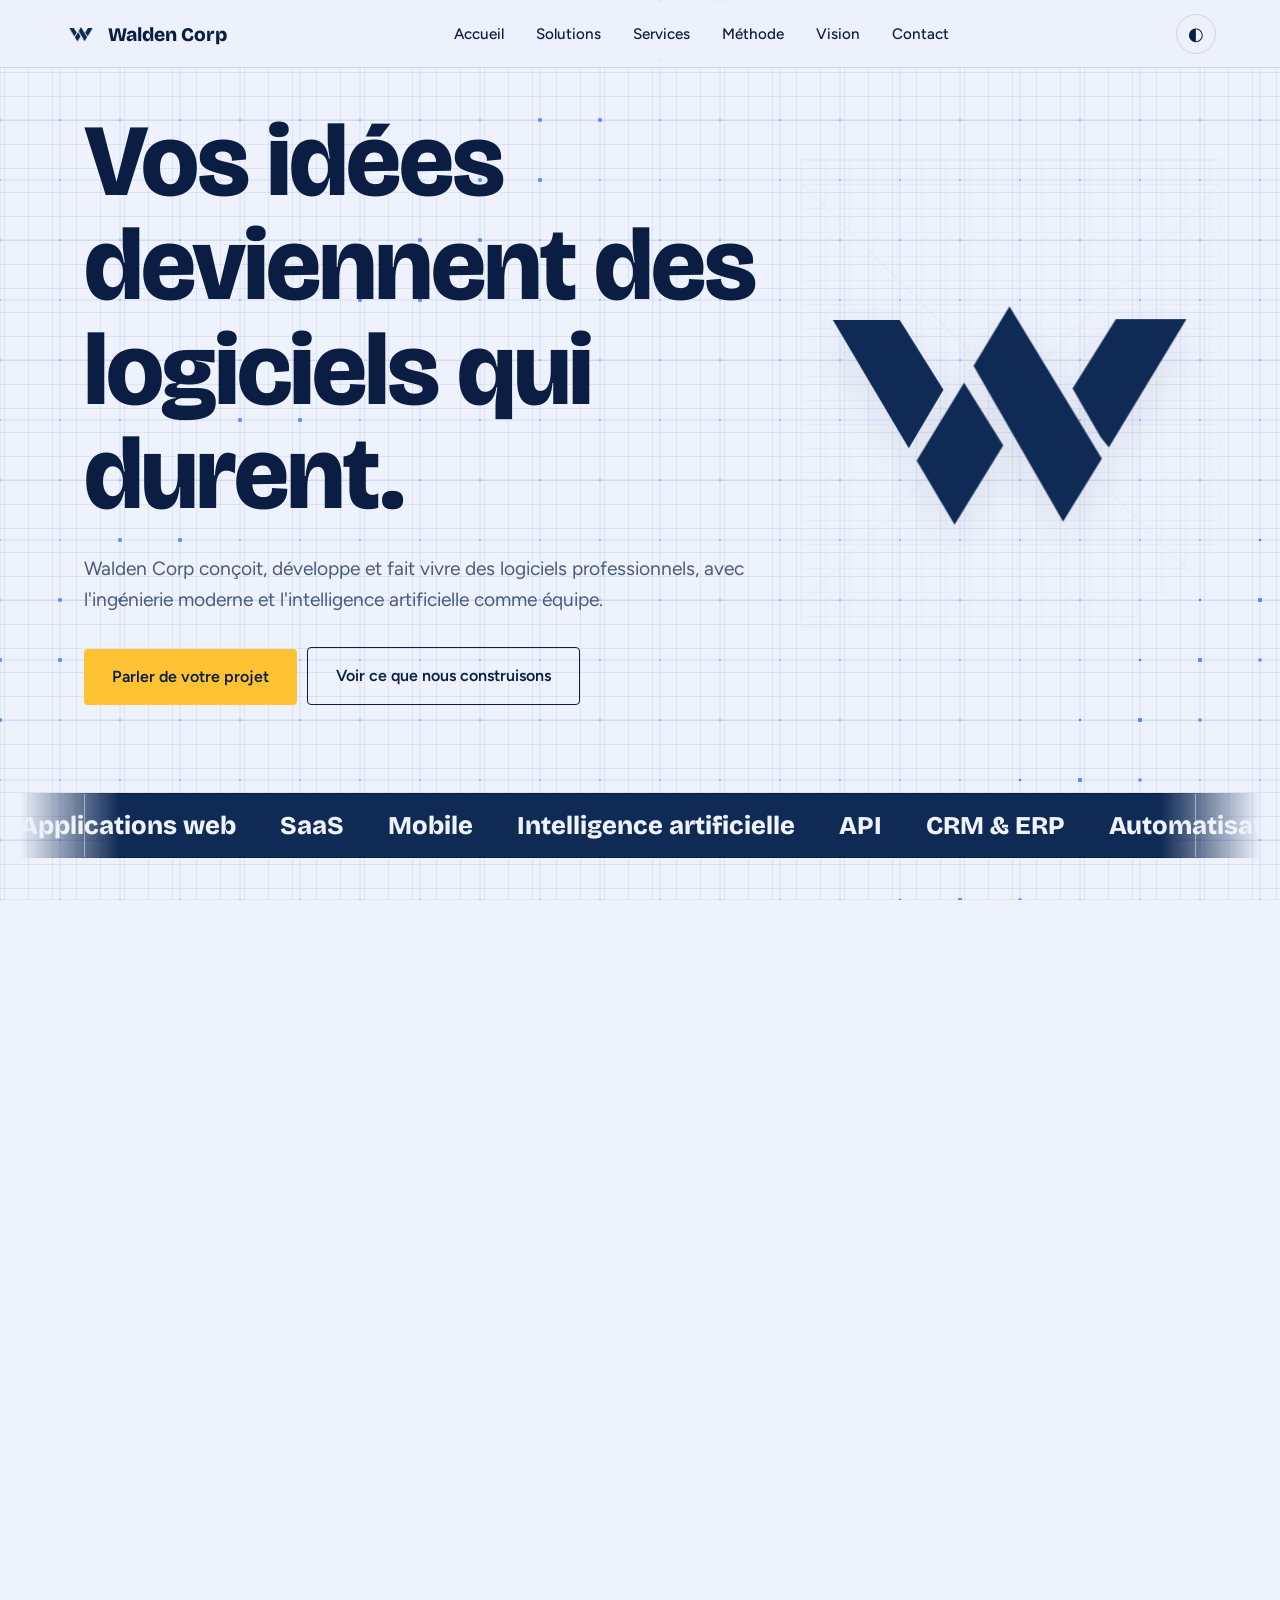
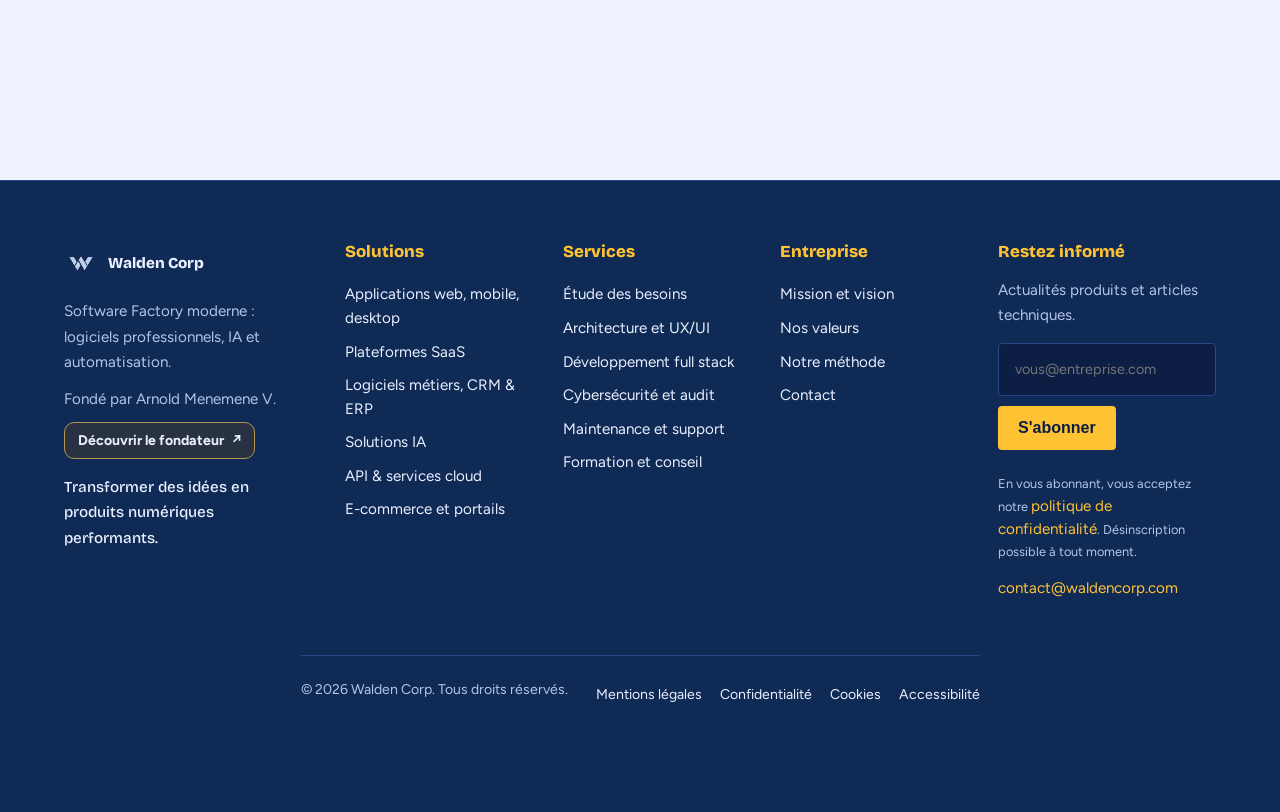
<file: vision/index.html>
<!DOCTYPE html>
<html lang="fr">
<head>
<meta charset="utf-8">
<meta name="viewport" content="width=device-width, initial-scale=1, viewport-fit=cover">
<script>try{const savedTheme=localStorage.getItem('wc-theme');document.documentElement.dataset.theme=(savedTheme==='light'||savedTheme==='dark')?savedTheme:'light'}catch(e){document.documentElement.dataset.theme='light'}</script>
<title>Vision, mission et valeurs | Walden Corp</title>
<meta name="description" content="Découvrez la vision et les valeurs de Walden Corp : créer des produits numériques utiles, fiables et conçus pour durer.">
<meta name="robots" content="index,follow,max-image-preview:large">
<link rel="canonical" href="https://waldencorp.vercel.app/vision/">
<meta name="theme-color" content="#EDF2FC">
<meta property="og:type" content="website">
<meta property="og:site_name" content="Walden Corp">
<meta property="og:title" content="Vision, mission et valeurs | Walden Corp">
<meta property="og:description" content="Découvrez la vision et les valeurs de Walden Corp : créer des produits numériques utiles, fiables et conçus pour durer.">
<meta property="og:url" content="https://waldencorp.vercel.app/vision/">
<meta property="og:locale" content="fr_FR">
<meta name="twitter:card" content="summary">
<meta name="twitter:title" content="Vision, mission et valeurs | Walden Corp">
<meta name="twitter:description" content="Découvrez la vision et les valeurs de Walden Corp : créer des produits numériques utiles, fiables et conçus pour durer.">
<script type="application/ld+json">{"@context":"https://schema.org","@type":"Organization","name":"Walden Corp","url":"https://waldencorp.vercel.app/","description":"Développement logiciel sur mesure, applications et plateformes SaaS."}</script>
<!-- Favicon -->
<link rel="icon" href="/favicon-blue.ico" type="image/x-icon">
<link rel="preconnect" href="https://fonts.googleapis.com">
<link href="https://fonts.googleapis.com/css2?family=Bricolage+Grotesque:opsz,wght@12..96,500;12..96,800&family=Figtree:wght@400;500;600&display=swap" rel="stylesheet">
<style>
:root{--bg:#EDF2FC;--card:#FFFFFF;--ink:#0B1D42;--mut:#4A5A7C;--navy:#0F2A55;--sky:#4C7DFF;--sun:#FFC233;--line:#CBD6EE;--fd:'Bricolage Grotesque',Georgia,serif;--fb:'Figtree',system-ui,sans-serif;
box-sizing:border-box;padding-top:env(safe-area-inset-top,0px);padding-bottom:env(safe-area-inset-bottom,0px)}
@media (prefers-color-scheme:dark){:root:not([data-theme="light"]){--bg:#06112A;--card:#0C1E44;--ink:#EAF0FF;--mut:#9DB0D8;--navy:#8FB0FF;--line:#1B3266}}
:root[data-theme="dark"]{--bg:#06112A;--card:#0C1E44;--ink:#EAF0FF;--mut:#9DB0D8;--navy:#8FB0FF;--line:#1B3266}
html{scroll-padding-top:env(safe-area-inset-top,0px);scroll-behavior:smooth}
*{box-sizing:border-box;margin:0}

/* Transition de dégradé/absorption lors du changement de thème */
body, header, footer, .c, input, select, textarea, nav a, .chips a, .chips span {
  transition: background-color 0.6s ease-in-out, color 0.6s ease-in-out, border-color 0.6s ease-in-out, box-shadow 0.6s ease-in-out;
}

body{background:var(--bg);color:var(--ink);font:400 17px/1.6 var(--fb);overflow-x:hidden}
h1,h2,h3{font-family:var(--fd);font-weight:800;line-height:1.02;letter-spacing:-.02em}
h1{font-size:clamp(2.6rem,8vw,6.4rem)}h2{font-size:clamp(2rem,5vw,3.6rem);margin-bottom:.6em}h3{font-size:1.35rem;line-height:1.15}
p{max-width:62ch;color:var(--mut)}
a{color:inherit}
:focus-visible{outline:3px solid var(--sun);outline-offset:3px;border-radius:6px}
header{position:fixed;top:0;left:0;right:0;z-index:50;display:flex;align-items:center;justify-content:space-between;gap:16px;padding:calc(14px + env(safe-area-inset-top,0px)) 5vw 14px}header::before{content:"";position:absolute;inset:0;z-index:-1;background:color-mix(in srgb,var(--bg) 86%,transparent);backdrop-filter:blur(10px);transition:background-color 0.6s ease-in-out}
.brand{display:flex;align-items:center;gap:10px;font:800 1.2rem var(--fd);text-decoration:none}
.brand img{width:34px;height:auto;display:block}

/* Gestion de la visibilité des logos du header */
header .dark-logo{display:none!important}
header .light-logo{display:block!important}

@media (prefers-color-scheme:dark){
  :root:not([data-theme="light"]) header .light-logo{display:none!important}
  :root:not([data-theme="light"]) header .dark-logo{display:block!important}
}
:root[data-theme="dark"] header .light-logo{display:none!important}
:root[data-theme="dark"] header .dark-logo{display:block!important}
:root[data-theme="light"] header .light-logo{display:block!important}
:root[data-theme="light"] header .dark-logo{display:none!important}

nav{display:flex;gap:4px;flex-wrap:wrap}
nav a{padding:8px 14px;border-radius:99px;text-decoration:none;font-weight:500;font-size:.95rem}
nav a:hover{background:var(--card)}nav a.on{background:var(--navy);color:var(--bg)}
@media(max-width:940px){nav{position:fixed;left:0;right:0;bottom:0;justify-content:center;background:var(--card);padding:10px 8px calc(10px + env(safe-area-inset-bottom,0px));border-top:1px solid var(--line)}nav a{padding:8px 10px;font-size:.82rem}}
.page{display:none;padding:calc(110px + env(safe-area-inset-top,0px)) 5vw 120px;max-width:1240px;margin:auto;min-height:100vh}
.page.on{display:block}

/* Animations d'apparition et de disparition des blocs */
.rv {
  opacity: 0;
  transform: translateY(35px) scale(0.96);
  transition: opacity 0.6s cubic-bezier(0.16, 1, 0.3, 1), transform 0.6s cubic-bezier(0.16, 1, 0.3, 1);
  will-change: opacity, transform;
}
.rv.v {
  opacity: 1;
  transform: translateY(0) scale(1);
}

.btn{display:inline-block;padding:15px 28px;border-radius:99px;background:var(--sun);color:#0B1D42;font-weight:600;text-decoration:none;border:0;cursor:pointer;font-size:1rem;transition:transform .25s,box-shadow .25s, background-color 0.6s ease}
.btn:hover{transform:translateY(-3px) rotate(-1deg);box-shadow:0 10px 0 -2px var(--navy)}
.btn.g{background:transparent;border:2px solid var(--ink);color:var(--ink)}
.hero{display:grid;grid-template-columns:1.3fr .7fr;gap:4vw;align-items:center;min-height:72vh}
@media(max-width:820px){.hero{grid-template-columns:1fr}}
.hero p{font-size:1.2rem;margin:26px 0 32px}
.hl span{display:inline-block;opacity:0;transform:translateY(60%) rotate(4deg);animation:up .8s cubic-bezier(.2,.8,.2,1) forwards}
@keyframes up{to{opacity:1;transform:none}}
.mark{width:100%;max-width:400px;justify-self:center;overflow:visible}
.mark polygon{fill:var(--navy);transition:transform .6s cubic-bezier(.2,.8,.2,1)}
.mark .s{fill:var(--sun)}
.mark polygon{animation:fly 1.4s cubic-bezier(.2,.9,.2,1) both}
.mark polygon:nth-child(1){--x:-160px;--y:-90px}.mark polygon:nth-child(2){--x:-120px;--y:150px}
.mark polygon:nth-child(3){--x:0;--y:-200px}.mark polygon:nth-child(4){--x:180px;--y:-100px}
@keyframes fly{from{transform:translate(var(--x),var(--y)) rotate(25deg);opacity:0}}
.mark:hover polygon:nth-child(2){transform:translateY(-14px)}.mark:hover polygon:nth-child(4){transform:translate(10px,-10px)}
.strip{overflow:hidden;border-block:2px solid var(--ink);margin:70px -5vw;padding:16px 0;background:var(--navy);color:var(--bg)}
.strip div{display:flex;gap:44px;width:max-content;animation:mq 38s linear infinite;font:800 1.6rem var(--fd)}
@keyframes mq{to{transform:translateX(-50%)}}
.grid{display:grid;grid-template-columns:repeat(auto-fit,minmax(250px,1fr));gap:18px}
.c{background:var(--card);border:1px solid var(--line);border-radius:22px;padding:28px}
.c:nth-child(3n+2){border-radius:6px 40px 6px 40px}.c:nth-child(3n){border-radius:40px 6px 40px 6px}
.c p{margin-top:10px;font-size:.98rem}
.c .ic{width:44px;height:44px;border-radius:12px;background:var(--sun);display:grid;place-items:center;font:800 1.1rem var(--fd);color:#0B1D42;margin-bottom:16px}
.split{display:grid;grid-template-columns:1fr 1fr;gap:5vw;align-items:start;margin-top:60px}
@media(max-width:820px){.split{grid-template-columns:1fr}}
.tl{list-style:none;padding:0;border-left:3px solid var(--sky);margin-left:8px}
.tl li{padding:0 0 22px 26px;position:relative;font-weight:500}
.tl li:before{content:"";position:absolute;left:-11px;top:6px;width:19px;height:19px;border-radius:50%;background:var(--sun);border:3px solid var(--bg)}
.tl li b{display:block;font:800 1.1rem var(--fd)}.tl li span{color:var(--mut);font-weight:400;font-size:.95rem}
.chips{display:flex;flex-wrap:wrap;gap:10px}.chips span{padding:9px 18px;border-radius:99px;border:1.5px solid var(--line);background:var(--card);font-weight:500}
.chips span:hover{background:var(--sun);color:#0B1D42;transform:translateY(-3px)}
.big{font:800 clamp(1.6rem,4vw,2.8rem)/1.15 var(--fd);max-width:24ch;margin:0 0 40px}
form{display:grid;gap:14px;max-width:560px}
label{font-weight:600;font-size:.95rem}
input,select,textarea{width:100%;padding:14px 16px;border-radius:14px;border:1.5px solid var(--line);background:var(--card);color:var(--ink);font:inherit;margin-top:6px}
input:focus,select:focus,textarea:focus{border-color:var(--sky);outline:0;box-shadow:0 0 0 4px color-mix(in srgb,var(--sky) 30%,transparent)}
#ok{display:none;padding:16px;border-radius:14px;background:var(--sun);color:#0B1D42;font-weight:600}
footer{margin-top:90px;padding-top:30px;border-top:1px solid var(--line);display:flex;justify-content:space-between;flex-wrap:wrap;gap:12px;font-size:.9rem;color:var(--mut)}

/* Pied de page */
.ft{background:var(--navy);color:#EAF0FF;padding:60px 5vw calc(130px + env(safe-area-inset-bottom,0px));margin-top:60px;--card:#0C1E44;--line:#2A4585;--ink:#EAF0FF;--mut:#B4C4E8}
[data-theme="dark"] .ft,:root:not([data-theme="light"]) .ft{--navy:#0A1A3C}
.fg{max-width:1240px;margin:auto;display:grid;grid-template-columns:1.4fr 1fr 1fr .8fr 1.2fr;gap:36px}
@media(max-width:980px){.fg{grid-template-columns:1fr 1fr}.fb,.fn{grid-column:1/-1}}
.ft h4{font:800 1.05rem var(--fd);margin-bottom:14px;color:var(--sun)}
.ft a{display:block;text-decoration:none;padding:4px 0;color:#EAF0FF;font-size:.95rem}
.ft a:hover{color:var(--sun)}.ft .brand{display:flex}.ft p{color:#B4C4E8;font-size:.95rem}
.ft p a{display:inline;color:var(--sun)}.fq{font-family:var(--fd);font-weight:500;margin-top:8px;color:#EAF0FF!important}
.fn form{display:flex;gap:8px;margin-top:12px;flex-wrap:wrap}.fn input{flex:1;min-width:150px;margin:0}.fn .btn{padding:12px 20px}
.sr{position:absolute;left:-9999px}
.fl{max-width:1240px;margin:40px auto 0;padding-top:22px;border-top:1px solid #2A4585;display:flex;justify-content:space-between;flex-wrap:wrap;gap:12px;font-size:.88rem;color:#B4C4E8}
.fl a{display:inline;margin-left:16px;font-size:.88rem}
.lg h2{font-size:1.5rem;margin:34px 0 8px}.lg p{margin-bottom:8px}

body{font-size:1.0625rem}
main,.ft{position:relative;z-index:1}
#bg{position:fixed;inset:0;width:100%;height:100%;z-index:0;pointer-events:none}
.brand img{transition:transform .3s ease}
.brand:hover img{transform:scale(1.1) rotate(-5deg)}
.mk{justify-self:center;width:100%;max-width:400px;transform:perspective(800px) rotateY(calc(var(--mx,0)*14deg)) rotateX(calc(var(--my,0)*-14deg));transition:transform .25s ease-out}
.mk .mark{display:block;max-width:none;animation:bob 6s ease-in-out 1.6s infinite}
.mark .s{fill:var(--navy);animation:fly 1.4s cubic-bezier(.2,.9,.2,1) both,glow 3.2s ease-in-out 1.6s infinite}
@keyframes bob{50%{transform:translateY(-10px)}}
@keyframes glow{50%{filter:drop-shadow(0 0 14px rgba(255,194,51,.9))}}
.hero{min-height:min(62vh,620px)}
.strip{background:var(--navy);border-block:2px solid var(--ink);color:var(--bg);display:block;margin:70px -5vw 56px;padding:16px 0;-webkit-mask:linear-gradient(90deg,transparent,#000 8%,#000 92%,transparent);mask:linear-gradient(90deg,transparent,#000 8%,#000 92%,transparent)}
.strip div{font-size:clamp(1.15rem,3.2vw,1.6rem)}
.strip a{color:inherit;text-decoration:none;white-space:nowrap;padding:0;background:none;transition:color .2s}
.strip a:hover,.strip a.on{color:var(--ink);background:none}
.strip:hover div{animation-play-state:paused}
.chips a{display:inline-block;padding:9px 18px;border-radius:99px;border:1.5px solid var(--line);background:var(--card);font-weight:500;text-decoration:none}
.chips a:hover{background:var(--sun);color:#0B1D42;transform:translateY(-3px)}
.chips span:hover{background:var(--card);color:var(--ink);transform:none}
[id]{scroll-margin-top:120px}
.hit{animation:hit 1.6s}
@keyframes hit{30%{box-shadow:0 0 0 6px var(--sun)}}
.er{padding-top:4vh}.er .mk{max-width:130px;margin:0 0 10px;justify-self:start}
.n404{font:800 clamp(5.5rem,24vw,15rem)/.9 var(--fd);color:transparent;-webkit-text-stroke:2px var(--navy);animation:gl 4s infinite;margin-bottom:10px}
@keyframes gl{0%,92%,100%{transform:none}94%{transform:translate(-6px,2px) skewX(6deg)}96%{transform:translate(6px,-2px)}}
.fc{font-size:.8rem!important;margin-top:10px}#nls{color:var(--sun)!important;font-weight:600;margin-top:8px}

/* responsive */
h1{font-size:clamp(2.1rem,8vw,6.4rem);overflow-wrap:break-word;hyphens:auto}
.grid{grid-template-columns:repeat(auto-fit,minmax(min(250px,100%),1fr))}
.page{min-height:100dvh;padding-left:max(5vw,env(safe-area-inset-left));padding-right:max(5vw,env(safe-area-inset-right))}
header{padding-left:max(5vw,env(safe-area-inset-left));padding-right:max(5vw,env(safe-area-inset-right))}
.btn{min-height:46px;margin:0 6px 10px 0}
.tg{flex:none}
@media(min-width:1700px){html{font-size:112%}.page,.fg,.fl{max-width:1500px}}
@media(min-width:2400px){html{font-size:135%}.page,.fg,.fl{max-width:1900px}}
@media(max-width:940px){nav{flex-wrap:nowrap;overflow-x:auto;justify-content:safe center;gap:2px;scrollbar-width:none}nav a{flex:0 0 auto;min-height:44px;display:flex;align-items:center}.page{padding-bottom:130px}}
@media(max-width:820px){.hero{min-height:auto;gap:24px}.hero .mk{order:-1;max-width:170px;justify-self:start}}
@media(max-width:560px){.fg{grid-template-columns:1fr}.fl{flex-direction:column}.fl a{margin:0 14px 0 0}.hero .btn,.er .btn{display:block;text-align:center;margin-right:0}.c{padding:22px}.chips a,.chips span{font-size:.9rem;padding:8px 14px}.brand{font-size:1.05rem}.brand img{width:28px}.hero p{font-size:1.05rem}}
@media(max-width:360px){body{font-size:1rem}.page{padding-top:96px}}
@media(max-height:480px) and (orientation:landscape){.page{padding-top:80px}.hero{min-height:auto}.mk{max-width:120px}}
@media(pointer:coarse){.ft a{padding:10px 0;min-height:44px}.btn:hover{transform:none;box-shadow:none}}
/* transition : quatre éclats du W balayent l'écran */
#cur{position:fixed;inset:0;z-index:90;pointer-events:none;display:flex;overflow:hidden}
#cur i{flex:1;min-width:0;background:var(--navy);transform:translateY(-101%);transition:transform .42s cubic-bezier(.7,0,.2,1)}
#cur i:nth-child(2){background:var(--sky);transition-delay:.07s}#cur i:nth-child(3){background:var(--sun);transition-delay:.14s}#cur i:nth-child(4){transition-delay:.21s}
#cur.in i{transform:translateY(0)}#cur.out i{transform:translateY(101%)}
.tg{background:0;border:1.5px solid var(--line);color:var(--ink);border-radius:99px;width:40px;height:40px;cursor:pointer;font-size:1.1rem}

@media(prefers-reduced-motion:reduce){*{animation:none!important;transition:none!important}.rv,.hl span{opacity:1;transform:none}}
.md{position:fixed;inset:0;z-index:120;display:grid;place-items:center;padding:20px;background:rgba(6,17,42,.6);backdrop-filter:blur(6px);opacity:0;transition:opacity .25s}.md[hidden]{display:none}.md.o{opacity:1}
.mb{background:var(--card);color:var(--ink);border:1px solid var(--line);border-radius:28px 6px 28px 6px;padding:34px 30px;max-width:440px;width:100%;text-align:center;transform:translateY(24px) scale(.94);transition:transform .35s cubic-bezier(.3,1.5,.5,1)}.md.o .mb{transform:none}
.mb svg{width:72px;height:72px;margin-bottom:14px}.mb circle{fill:var(--sun)}.mb path{fill:none;stroke:#0B1D42;stroke-width:5;stroke-linecap:round;stroke-linejoin:round;stroke-dasharray:40;stroke-dashoffset:40}.md.o .mb path{animation:ck .5s .25s forwards}@keyframes ck{to{stroke-dashoffset:0}}
.mb p{margin:10px auto 24px}

/* Footer responsive refinements — original themes and animations preserved */
.ft{padding:clamp(34px,5vw,60px) clamp(16px,4vw,56px) calc(28px + env(safe-area-inset-bottom,0px));overflow-wrap:anywhere}
.fg{grid-template-columns:minmax(0,1.35fr) repeat(3,minmax(0,1fr)) minmax(0,1.2fr);gap:clamp(16px,2.4vw,34px);align-items:start}
.fg>*{min-width:0}.ft a,.fl a{overflow-wrap:anywhere;word-break:normal}
.fn form{min-width:0;display:flex;flex-wrap:wrap;gap:8px}.fn input{flex:1 1 140px;min-width:0;width:100%}.fn button{min-height:44px}
.fl{gap:12px 24px;align-items:flex-start}.fl>span{min-width:0;max-width:100%;overflow-wrap:anywhere}.fl>span:last-child{display:flex;flex-wrap:wrap;gap:4px 16px}
@media(max-width:1100px){.fg{grid-template-columns:repeat(2,minmax(0,1fr));gap:26px 22px}.fb,.fn{grid-column:1/-1}}
@media(max-width:680px){.ft{padding:32px 18px calc(24px + env(safe-area-inset-bottom,0px));margin-top:40px}.fg{grid-template-columns:minmax(0,1fr);gap:22px}.fb,.fn{grid-column:auto}.ft a{min-height:44px;padding:10px 0}.fn form{display:grid;grid-template-columns:minmax(0,1fr)}.fn input,.fn button{width:100%;min-width:0;min-height:48px}.fl{margin-top:24px;flex-direction:column;gap:12px}.fl>span:last-child{display:grid;grid-template-columns:repeat(2,minmax(0,1fr));width:100%;gap:6px 16px}.fl a{min-height:44px;padding:10px 0}.hero .btn,.er .btn{width:100%;text-align:center;margin-right:0}}
@media(max-width:360px){.ft{padding-left:14px;padding-right:14px}.fl>span:last-child{grid-template-columns:minmax(0,1fr)}}
@media(max-height:520px) and (orientation:landscape) and (max-width:940px){.ft{padding-top:26px}.fg{grid-template-columns:repeat(2,minmax(0,1fr))}.fb,.fn{grid-column:1/-1}}
@media(max-width:760px){header{flex-wrap:wrap;gap:8px}nav{order:3;flex:1 0 100%;width:100%;max-width:100%;overflow-x:auto;flex-wrap:nowrap;justify-content:flex-start;scrollbar-width:none;overscroll-behavior-x:contain}nav::-webkit-scrollbar{display:none}nav a{flex:0 0 auto;white-space:nowrap}}
@media(max-width:420px){nav a{font-size:.8rem;padding:8px 9px}.tg{min-width:44px;min-height:44px}}


/* Contact redesign + responsive polish */
.accent-word{color:var(--sky)}.contact-shell{display:grid;grid-template-columns:minmax(0,1fr) minmax(320px,.88fr);gap:clamp(24px,5vw,76px);align-items:center;padding:clamp(22px,4vw,58px);border:1px solid var(--line);border-radius:30px 8px 30px 8px;background:color-mix(in srgb,var(--card) 82%,var(--bg));box-shadow:0 24px 70px color-mix(in srgb,var(--navy) 9%,transparent);overflow:hidden}.contact-intro{min-width:0}.eyebrow{display:inline-flex;align-items:center;gap:9px;color:var(--sky);font-size:.82rem;font-weight:700;letter-spacing:.09em;text-transform:uppercase;margin-bottom:22px}.eyebrow svg{width:18px;height:18px;fill:none;stroke:currentColor;stroke-width:1.8}.contact-intro h1{font-size:clamp(2.5rem,5.4vw,5rem);line-height:1.03}.contact-lead{font-size:1.08rem;margin:22px 0 24px;max-width:46ch}.contact-points{display:grid;gap:15px}.contact-points>div{display:flex;align-items:center;gap:12px}.point-icon,.form-icon{display:grid;place-items:center;flex:0 0 44px;width:44px;height:44px;border-radius:14px;background:color-mix(in srgb,var(--sky) 14%,var(--card));color:var(--sky)}.point-icon svg,.form-icon svg{width:22px;height:22px;fill:none;stroke:currentColor;stroke-width:1.7;stroke-linecap:round;stroke-linejoin:round}.contact-points b,.contact-points small{display:block}.contact-points b{font-size:.96rem}.contact-points small{color:var(--mut);font-size:.87rem}.contact-art{position:relative;max-width:360px;margin:24px auto 0;width:100%;padding:12px}.contact-art svg{position:relative;z-index:1;width:100%;overflow:visible}.art-path{fill:none;stroke:var(--line);stroke-width:3;stroke-dasharray:6 8}.art-plane{fill:var(--sun);stroke:var(--navy);stroke-width:5;stroke-linejoin:round;filter:drop-shadow(0 14px 10px color-mix(in srgb,var(--navy) 14%,transparent));animation:plane-float 5s ease-in-out infinite}.art-plane-line{fill:none;stroke:var(--navy);stroke-width:4;stroke-linecap:round;stroke-linejoin:round}.art-dot{fill:var(--sky);animation:dot-pulse 2.6s ease-in-out infinite}.art-orbit{position:absolute;border:1px solid var(--line);border-radius:50%;inset:14% 9%;transform:rotate(-18deg)}.orbit-two{inset:22% 1%;transform:rotate(24deg);border-style:dashed}.art-note{display:block;text-align:center;color:var(--mut);font-size:.85rem;font-weight:600}.contact-form-card{min-width:0;padding:clamp(20px,3vw,34px);border:1px solid var(--line);border-radius:24px 6px 24px 6px;background:var(--card);box-shadow:0 18px 45px color-mix(in srgb,var(--navy) 8%,transparent)}.form-heading{display:flex;align-items:center;gap:13px;margin-bottom:22px}.form-heading h2{font-size:clamp(1.45rem,2.6vw,2rem);margin:0 0 4px}.form-heading p{font-size:.84rem;margin:0}.contact-form-card form{max-width:none;gap:16px}.contact-form-card label{display:block;font-size:.9rem}.contact-form-card label>span:first-child:not(.field-wrap){color:var(--sky)}.field-wrap{position:relative;display:flex;align-items:center;margin-top:7px}.field-wrap>svg{position:absolute;left:14px;z-index:1;width:19px;height:19px;fill:none;stroke:var(--mut);stroke-width:1.7;stroke-linecap:round;stroke-linejoin:round;pointer-events:none}.contact-form-card input,.contact-form-card select,.contact-form-card textarea{margin:0;border-radius:12px;border:1px solid var(--line);background:var(--bg);padding:13px 14px;color:var(--ink);font-size:.95rem;min-width:0}.contact-form-card .field-wrap input,.contact-form-card .field-wrap select{padding-left:43px}.contact-form-card textarea{resize:vertical;min-height:132px}.contact-form-card input::placeholder,.contact-form-card textarea::placeholder{color:var(--mut);opacity:.8}.contact-form-card input:focus,.contact-form-card select:focus,.contact-form-card textarea:focus{border-color:var(--sky);box-shadow:0 0 0 4px color-mix(in srgb,var(--sky) 16%,transparent)}.contact-submit{display:flex;align-items:center;justify-content:center;gap:12px;width:100%;margin:0;border-radius:12px;background:var(--sun);padding:14px 20px}.contact-submit svg,.actions svg{width:19px;height:19px;fill:none;stroke:currentColor;stroke-width:1.8;stroke-linecap:round;stroke-linejoin:round}.contact-submit:hover{box-shadow:0 8px 0 -3px var(--navy)}.form-privacy{display:flex;gap:8px;align-items:flex-start;font-size:.78rem;margin:0;max-width:none}.form-privacy svg{width:16px;height:16px;flex:0 0 16px;fill:none;stroke:var(--mut);stroke-width:1.7;margin-top:3px}.error-hero{display:grid;grid-template-columns:minmax(0,1.05fr) minmax(280px,.95fr);gap:clamp(28px,6vw,90px);align-items:center;padding:clamp(22px,4vw,60px);border:1px solid var(--line);border-radius:30px 8px 30px 8px;background:var(--card);overflow:hidden;position:relative}.error-copy{min-width:0;position:relative;z-index:2}.status-dot{width:8px;height:8px;border-radius:50%;background:var(--sun);box-shadow:0 0 0 5px color-mix(in srgb,var(--sun) 20%,transparent)}.error-title-row{display:flex;align-items:center;gap:clamp(10px,2vw,24px);margin:4px 0 18px}.n404{font:800 clamp(5rem,12vw,10rem)/.82 var(--fd);letter-spacing:-.08em;color:transparent;-webkit-text-stroke:2px var(--navy);margin:0;white-space:nowrap;animation:gl 4s infinite}.n404 span{color:var(--sun);-webkit-text-stroke:0}.error-logo{width:clamp(66px,9vw,120px);flex:0 0 auto;transform:rotate(5deg);animation:logo-float 5s ease-in-out infinite}.error-logo svg{width:100%;height:auto;overflow:visible}.error-logo polygon{fill:var(--navy)}.error-logo polygon.s{fill:var(--sun)}.error-copy h1{font-size:clamp(2rem,4vw,3.7rem);line-height:1.04;max-width:15ch}.error-description{font-size:1.08rem;margin:18px 0 28px;max-width:45ch}.actions{display:flex;flex-wrap:wrap;gap:10px}.actions .btn{display:inline-flex;align-items:center;justify-content:center;gap:9px}.error-visual{position:relative;min-width:0;min-height:300px;display:grid;place-items:center;border-radius:22px 6px 22px 6px;background:color-mix(in srgb,var(--bg) 85%,var(--sky) 15%);overflow:hidden}.visual-grid{position:absolute;inset:0;background-image:linear-gradient(color-mix(in srgb,var(--sky) 12%,transparent) 1px,transparent 1px),linear-gradient(90deg,color-mix(in srgb,var(--sky) 12%,transparent) 1px,transparent 1px);background-size:24px 24px;mask-image:radial-gradient(ellipse,black,transparent 75%)}.error-visual svg{width:min(100%,390px);position:relative;overflow:visible}.wire{fill:none;stroke:var(--navy);stroke-width:5;stroke-linecap:round;stroke-dasharray:9 7}.plug rect{fill:var(--card);stroke:var(--navy);stroke-width:5}.plug path{fill:none;stroke:var(--navy);stroke-width:6;stroke-linecap:round}.plug-a{animation:plug-float 4s ease-in-out infinite}.plug-b{animation:plug-float 4s ease-in-out -2s infinite}.plug-b rect{fill:var(--sun)}.spark{fill:var(--sky)}.spark-line{fill:none;stroke:var(--sky);stroke-width:4;stroke-linecap:round}.visual-caption{position:absolute;bottom:16px;left:12px;right:12px;text-align:center;font-size:.8rem;font-weight:600;color:var(--mut)}
@keyframes plane-float{50%{transform:translateY(-8px) rotate(-2deg)}}@keyframes dot-pulse{50%{opacity:.4;transform:scale(.8)}}@keyframes logo-float{50%{transform:translateY(-8px) rotate(-1deg)}}@keyframes plug-float{50%{transform:translateY(-7px) rotate(-2deg)}}
@media(max-width:900px){.contact-shell{grid-template-columns:minmax(0,1fr) minmax(0,1fr);gap:24px;padding:clamp(18px,3vw,32px)}.contact-art{max-width:280px}.error-hero{grid-template-columns:minmax(0,1fr);gap:26px}.error-visual{min-height:250px}.error-visual svg{max-width:330px}.n404{font-size:clamp(5.5rem,18vw,9rem)}}
@media(max-width:650px){.contact-shell{grid-template-columns:minmax(0,1fr);padding:18px;gap:22px;border-radius:22px 6px 22px 6px}.contact-intro h1{font-size:clamp(2.35rem,10vw,3.7rem)}.contact-art{max-width:250px;margin:12px auto 0}.contact-form-card{padding:20px 16px}.contact-points{gap:12px}.error-hero{padding:22px 18px;gap:22px}.error-title-row{gap:12px}.n404{font-size:clamp(5rem,25vw,8rem);-webkit-text-stroke-width:1.5px}.error-logo{width:clamp(56px,18vw,90px)}.error-copy h1{font-size:clamp(2rem,8vw,3rem)}.error-visual{min-height:220px}.actions{display:grid;grid-template-columns:minmax(0,1fr)}.actions .btn{width:100%;margin:0}}
@media(max-width:360px){.contact-shell{padding:12px}.contact-form-card{padding:17px 12px}.contact-form-card input,.contact-form-card select,.contact-form-card textarea{font-size:16px}.error-title-row{gap:8px}.n404{font-size:4.5rem}.error-logo{width:52px}.error-visual{min-height:185px}}
@media(prefers-reduced-motion:reduce){.art-plane,.art-dot,.error-logo,.plug-a,.plug-b{animation:none!important}}


/* Footer responsive — spacing controlled independently by row and column */
.ft{padding:clamp(34px,5vw,60px) clamp(18px,5vw,5vw) calc(100px + env(safe-area-inset-bottom,0px))}
.fg{column-gap:clamp(22px,3vw,36px);row-gap:clamp(30px,4vw,44px);align-items:start}
.fg>div{min-width:0}
.ft h4{margin:0 0 16px;line-height:1.25}
.ft a{line-height:1.55;padding:5px 0;overflow-wrap:anywhere}
.ft .fb .brand{margin-bottom:4px}
.ft .fb p{line-height:1.65}
.ft .fb p+p{margin-top:12px!important}
.ft .fq{margin-top:16px!important}
.fn>p{line-height:1.6}
.fn form{gap:10px;margin-top:16px}
.fn .fc{line-height:1.6;margin-top:14px}
.fl{align-items:flex-start;gap:16px 28px;margin-top:clamp(30px,4vw,42px);padding-top:22px;line-height:1.7}
.fl>span{min-width:0}
.fl>span:last-child{display:flex;flex-wrap:wrap;gap:8px 18px}
.fl a{margin:0;line-height:1.7}
@media(max-width:980px){
 .fg{grid-template-columns:repeat(2,minmax(0,1fr));column-gap:clamp(18px,4vw,32px);row-gap:34px}
 .fg .fb,.fg .fn{grid-column:1/-1}
 .fg .fb{max-width:620px}
 .fg .fn{max-width:680px;width:100%}
 .fl{margin-top:34px}
}
@media(max-width:620px){
 .ft{margin-top:38px;padding:34px 20px calc(94px + env(safe-area-inset-bottom,0px))}
 .fg{grid-template-columns:minmax(0,1fr);row-gap:28px}
 .fg .fb,.fg .fn{grid-column:auto}
 .fg>div:not(.fb):not(.fn){padding-top:20px;border-top:1px solid color-mix(in srgb,#B4C4E8 24%,transparent)}
 .ft h4{margin-bottom:12px}
 .ft a{padding:6px 0;font-size:.96rem}
 .fg .fb .brand{margin-bottom:10px}
 .fg .fb p+p{margin-top:12px!important}
 .fg .fq{margin-top:16px!important}
 .fn form{display:grid;grid-template-columns:minmax(0,1fr);gap:10px}
 .fn input,.fn .btn{width:100%;min-width:0}
 .fl{display:flex;flex-direction:column;align-items:stretch;gap:18px;margin-top:28px;padding-top:20px}
 .fl>span{display:block}
 .fl>span:last-child{display:flex;flex-direction:column;align-items:flex-start;gap:8px}
 .fl a{display:inline-block;padding:2px 0}
}
@media(max-width:360px){
 .ft{padding-left:15px;padding-right:15px}
 .fg{row-gap:24px}
 .fg>div:not(.fb):not(.fn){padding-top:17px}
 .ft a{font-size:.93rem}
}

/* Founder page — isolated component styles */
.founder-link{display:inline-flex!important;align-items:center;gap:8px;margin-top:10px;padding:9px 13px!important;border:1px solid color-mix(in srgb,var(--sun) 65%,var(--line));border-radius:10px;background:color-mix(in srgb,var(--sun) 12%,var(--card));color:var(--ink)!important;font-size:.88rem!important;font-weight:700;text-decoration:none;line-height:1.25!important;transition:transform .2s ease,border-color .2s ease,background .2s ease}.founder-link:hover{transform:translateY(-2px);border-color:var(--sun);background:color-mix(in srgb,var(--sun) 22%,var(--card))}
.founder-shell{display:grid;grid-template-columns:minmax(0,1.08fr) minmax(280px,.92fr);gap:clamp(26px,5vw,70px);align-items:center;padding:clamp(20px,4vw,52px);border:1px solid var(--line);border-radius:30px 8px 30px 8px;background:var(--card);box-shadow:0 24px 70px color-mix(in srgb,var(--navy) 8%,transparent);overflow:hidden}
.founder-copy{min-width:0}.founder-copy .eyebrow,.founder-section-heading .eyebrow,.founder-vision .eyebrow,.founder-final-cta .eyebrow{margin-bottom:18px}.founder-status{width:8px;height:8px;border-radius:50%;background:var(--sun);box-shadow:0 0 0 5px color-mix(in srgb,var(--sun) 20%,transparent)}.founder-copy h1{font-size:clamp(2.5rem,5.2vw,5rem);line-height:1.02;max-width:12ch}.founder-highlight{color:var(--sky)}.founder-lead{font-size:clamp(1rem,1.7vw,1.15rem);margin:24px 0 28px;max-width:54ch}.founder-actions{display:flex;flex-wrap:wrap;gap:10px}.founder-actions .btn,.founder-final-cta .btn{display:inline-flex;align-items:center;justify-content:center;gap:10px}.founder-actions svg,.founder-final-cta svg{width:18px;height:18px;fill:none;stroke:currentColor;stroke-width:1.8;stroke-linecap:round;stroke-linejoin:round}
.founder-principles{display:grid;grid-template-columns:repeat(3,minmax(0,1fr));gap:12px;margin-top:34px;padding-top:22px;border-top:1px solid var(--line)}.founder-principles div{min-width:0}.founder-principles b,.founder-principles span{display:block}.founder-principles b{font-size:.94rem}.founder-principles span{font-size:.8rem;color:var(--mut);line-height:1.45;margin-top:4px}
.founder-art-card{position:relative;min-width:0;max-width:480px;width:100%;justify-self:center;border:1px solid var(--line);border-radius:24px 6px 24px 6px;background:color-mix(in srgb,var(--bg) 88%,var(--sky) 12%);overflow:hidden;padding:18px 18px 14px}.founder-art-card:before{content:"";position:absolute;inset:0;background-image:linear-gradient(color-mix(in srgb,var(--sky) 10%,transparent) 1px,transparent 1px),linear-gradient(90deg,color-mix(in srgb,var(--sky) 10%,transparent) 1px,transparent 1px);background-size:24px 24px;mask-image:radial-gradient(ellipse,black,transparent 78%)}.founder-art-label{position:relative;z-index:1;display:flex;justify-content:space-between;align-items:center;color:var(--mut);font-size:.68rem;font-weight:700;letter-spacing:.12em}.founder-art-label span:first-child{display:grid;place-items:center;width:32px;height:32px;background:var(--navy);color:var(--bg);border-radius:9px;font-size:.9rem;letter-spacing:0}.founder-illustration{position:relative;display:block;width:100%;height:auto;max-height:420px}.founder-orbit{fill:none;stroke:var(--line);stroke-width:1.5}.orbit-dashed{stroke-dasharray:5 8}.founder-spark{fill:none;stroke:var(--sky);stroke-width:4;stroke-linecap:round;stroke-linejoin:round}.founder-float-card{fill:var(--card);stroke:var(--line);stroke-width:2}.founder-card-line{fill:none;stroke:var(--mut);stroke-width:3;stroke-linecap:round}.founder-sun{fill:var(--sun)}.founder-body{stroke:var(--navy);stroke-width:3;stroke-linejoin:round}.founder-shirt{fill:var(--card);stroke:var(--navy);stroke-width:2}.founder-face{fill:#D8A78B;stroke:var(--navy);stroke-width:3}.founder-hair{fill:var(--navy);stroke:var(--navy);stroke-width:3;stroke-linejoin:round}.founder-face-detail{fill:none;stroke:var(--navy);stroke-width:3;stroke-linecap:round}.founder-collar{fill:var(--sun);stroke:var(--navy);stroke-width:2;stroke-linejoin:round}.founder-blue-dot{fill:var(--sky)}.founder-art-caption{position:relative;display:flex;align-items:center;gap:12px;padding:12px 10px 2px;border-top:1px solid var(--line)}.founder-caption-mark{display:grid;place-items:center;width:42px;height:42px;flex:0 0 42px;border-radius:12px;background:var(--sun);color:var(--navy);font:800 1rem var(--fd)}.founder-art-caption b,.founder-art-caption small{display:block}.founder-art-caption b{font-size:.9rem}.founder-art-caption small{font-size:.8rem;color:var(--mut);margin-top:2px}
.founder-lower{margin-top:clamp(58px,8vw,100px)}.founder-section-heading{max-width:760px;margin-bottom:30px}.founder-section-heading h2,.founder-vision h2,.founder-final-cta h2{font-size:clamp(2rem,4vw,3.7rem);line-height:1.05}.founder-section-heading p{margin-top:18px;font-size:1.04rem}.founder-skill-grid{display:grid;grid-template-columns:repeat(4,minmax(0,1fr));gap:14px}.founder-skill{min-width:0;padding:clamp(18px,2.2vw,26px);border:1px solid var(--line);border-radius:18px 5px 18px 5px;background:var(--card);transition:transform .25s ease,border-color .25s ease}.founder-skill:hover{transform:translateY(-4px);border-color:var(--sky)}.founder-skill-icon{display:grid;place-items:center;width:46px;height:46px;border-radius:14px;background:color-mix(in srgb,var(--sky) 13%,var(--card));color:var(--sky);margin-bottom:22px}.founder-skill-icon svg{width:24px;height:24px;fill:none;stroke:currentColor;stroke-width:1.7;stroke-linecap:round;stroke-linejoin:round}.founder-skill h3{font-size:1.13rem;line-height:1.2;margin-bottom:12px}.founder-skill p{font-size:.91rem;line-height:1.65}.founder-tag{display:inline-flex;margin-top:18px;padding:5px 9px;border-radius:6px;background:color-mix(in srgb,var(--sun) 18%,var(--card));color:var(--ink);font-size:.72rem;font-weight:700}
.founder-vision{display:grid;grid-template-columns:minmax(0,1fr) minmax(0,1fr);gap:clamp(24px,6vw,80px);align-items:start;margin-top:clamp(60px,8vw,100px);padding:clamp(24px,4vw,48px);border-radius:26px 6px 26px 6px;background:var(--navy);color:var(--bg)}.founder-vision p{color:color-mix(in srgb,var(--bg) 78%,var(--navy));margin-bottom:16px}.founder-vision .eyebrow{color:var(--sun)}.founder-vision .founder-highlight{color:var(--sun)}.founder-text-link{display:inline-flex;gap:10px;align-items:center;margin-top:10px;color:var(--sun);font-weight:700;text-decoration:none}.founder-text-link span{font-size:1.3rem;transition:transform .2s}.founder-text-link:hover span{transform:translateX(4px)}
.founder-final-cta{display:flex;align-items:center;justify-content:space-between;gap:28px;margin-top:clamp(46px,7vw,82px);padding:clamp(22px,4vw,42px);border:1px solid var(--line);border-radius:24px 6px 24px 6px;background:var(--card)}.founder-final-cta h2{max-width:18ch}.founder-final-cta .eyebrow{display:inline-flex}
@media(max-width:1000px){.founder-shell{grid-template-columns:minmax(0,1fr) minmax(250px,.8fr);gap:24px}.founder-skill-grid{grid-template-columns:repeat(2,minmax(0,1fr))}.founder-copy h1{font-size:clamp(2.6rem,6vw,4.4rem)}}
@media(max-width:720px){.founder-shell{grid-template-columns:minmax(0,1fr);padding:clamp(18px,4vw,30px)}.founder-copy h1{max-width:15ch;font-size:clamp(2.6rem,10vw,4rem)}.founder-art-card{max-width:430px}.founder-principles{gap:10px}.founder-vision{grid-template-columns:minmax(0,1fr);gap:18px}.founder-final-cta{align-items:stretch;flex-direction:column}.founder-final-cta .btn{width:100%}}
@media(max-width:440px){.founder-shell{padding:16px}.founder-principles{grid-template-columns:minmax(0,1fr);gap:14px}.founder-principles div{display:grid;grid-template-columns:100px minmax(0,1fr);gap:10px;align-items:start}.founder-skill-grid{grid-template-columns:minmax(0,1fr)}.founder-skill{padding:20px}.founder-vision{padding:22px 18px}.founder-final-cta{padding:22px 18px}.founder-actions{display:grid;grid-template-columns:minmax(0,1fr)}.founder-actions .btn{width:100%}}
@media(prefers-reduced-motion:reduce){.founder-skill,.founder-link,.founder-text-link span{transition:none!important}}



/* UX polish: interactions lisibles, formulaires et navigation mobile */
button:disabled{opacity:.68;cursor:wait;transform:none!important;box-shadow:none!important}
input[type="checkbox"]{width:18px;height:18px;flex:0 0 18px;margin:3px 0 0;accent-color:var(--sky);cursor:pointer}
.nl-consent{display:flex;align-items:flex-start;gap:10px;font-size:.82rem;line-height:1.5;font-weight:400;color:var(--mut);cursor:pointer}
.nl-consent a{display:inline!important;min-height:0!important;padding:0!important;color:var(--sky)!important;text-decoration:underline}
#nls:empty{display:none}
#ok{scroll-margin-top:120px}
@media(max-width:760px){
  header{background:color-mix(in srgb,var(--bg) 94%,transparent)}
  .page{padding-top:clamp(112px,20vw,148px);padding-bottom:calc(112px + env(safe-area-inset-bottom,0px))}
  nav{padding:8px max(12px,env(safe-area-inset-left)) calc(8px + env(safe-area-inset-bottom,0px));mask-image:linear-gradient(90deg,transparent,#000 4%,#000 96%,transparent)}
  nav a{font-size:.82rem;min-height:44px}
  .contact-shell{grid-template-columns:minmax(0,1fr);padding:clamp(18px,5vw,28px);gap:28px}
  .contact-art{max-height:210px;overflow:hidden}
  .contact-form-card{min-width:0}
  .contact-form-card form{width:100%;min-width:0}
  .contact-form-card input,.contact-form-card select,.contact-form-card textarea{font-size:16px}
}
@media(hover:none){.c:hover,.btn:hover{transform:none;box-shadow:none}}


/* WALDEN ARCHITECTURAL SYSTEM — structure renforcée, identité et interactions préservées */
:root{
  --arch-unit:24px;
  --arch-rule:color-mix(in srgb,var(--ink) 16%,transparent);
}
body{
  background-image:
    linear-gradient(var(--arch-rule) 1px,transparent 1px),
    linear-gradient(90deg,var(--arch-rule) 1px,transparent 1px);
  background-size:var(--arch-unit) var(--arch-unit);
  background-position:center top;
  background-attachment:fixed;
}
body::after{
  content:"";position:fixed;inset:0;pointer-events:none;z-index:0;
  background:linear-gradient(90deg,var(--bg) 0%,color-mix(in srgb,var(--bg) 96%,transparent) 14%,color-mix(in srgb,var(--bg) 96%,transparent) 86%,var(--bg) 100%);
}
header,.page,footer{position:relative;z-index:1}
header{position:fixed}
header::before{border-bottom:1px solid var(--line);backdrop-filter:blur(16px)}
.page{isolation:isolate}
.page h2{position:relative;padding-bottom:.28em}
.page h2::after{
  content:"";display:block;width:clamp(44px,7vw,88px);height:4px;
  margin-top:.28em;background:var(--sky);
}
.hero{position:relative;isolation:isolate}
.hero::before{
  content:"";position:absolute;z-index:-1;right:-2vw;top:8%;width:min(43%,420px);height:76%;
  border:1px solid var(--line);
  background:
    linear-gradient(135deg,transparent 49.8%,var(--line) 50%,transparent 50.2%),
    linear-gradient(45deg,transparent 49.8%,var(--line) 50%,transparent 50.2%),
    linear-gradient(var(--line) 1px,transparent 1px),
    linear-gradient(90deg,var(--line) 1px,transparent 1px);
  background-size:100% 100%,100% 100%,24px 24px,24px 24px;
  opacity:.45;clip-path:polygon(0 0,100% 0,100% 82%,78% 100%,0 100%);
  pointer-events:none;
}
.c{
  position:relative;border-radius:4px!important;border-color:var(--line);
  box-shadow:inset 3px 0 0 color-mix(in srgb,var(--sky) 0%,transparent);
  transition:transform .32s cubic-bezier(.2,.8,.2,1),background-color .6s ease,border-color .6s ease,box-shadow .32s ease;
}
.c::after{
  content:"";position:absolute;right:-1px;top:-1px;width:18px;height:18px;
  border-top:2px solid var(--sky);border-right:2px solid var(--sky);pointer-events:none;
  opacity:.7;transition:width .25s ease,height .25s ease,opacity .25s ease;
}
.c:hover{transform:translateY(-5px);box-shadow:0 12px 28px color-mix(in srgb,var(--ink) 9%,transparent),inset 3px 0 0 var(--sky)}
.c:hover::after{width:28px;height:28px;opacity:1}
.c:nth-child(3n+2),.c:nth-child(3n){border-radius:4px!important}
.c .ic{border-radius:4px;background:color-mix(in srgb,var(--sky) 12%,var(--card));border:1px solid color-mix(in srgb,var(--sky) 35%,var(--line));}
.btn{border-radius:4px;position:relative;overflow:hidden;transition:transform .28s cubic-bezier(.2,.8,.2,1),box-shadow .28s ease,background-color .6s ease}
.btn:hover{transform:translateY(-3px);box-shadow:4px 4px 0 var(--navy)}
.btn.g{border-width:1.5px}
nav a{border-radius:4px}
nav a:hover{transform:translateY(-1px)}
nav a.on{box-shadow:inset 0 -2px 0 var(--sun)}
.chips span{border-radius:4px}
input,select,textarea{border-radius:4px}
.tl{border-left-width:1px}
.tl li:before{width:11px;height:11px;left:-7px;border-radius:0;transform:rotate(45deg);background:var(--sky)}
.strip{border-block-width:1px;position:relative}
.strip::before,.strip::after{content:"";position:absolute;top:0;bottom:0;width:1px;background:color-mix(in srgb,var(--bg) 50%,transparent);pointer-events:none}
.strip::before{left:5vw}.strip::after{right:5vw}
.mark{filter:drop-shadow(0 14px 20px color-mix(in srgb,var(--ink) 8%,transparent))}
footer{border-top:1px solid var(--line)}
@media(max-width:820px){
  body{background-size:32px 32px}
  .hero::before{right:0;top:22%;width:72%;height:60%;opacity:.23}
  .page h2::after{height:3px}
}
@media(hover:none){
  .c:hover{transform:none;box-shadow:none}
  .btn:hover{transform:none;box-shadow:none}
}
@media(prefers-reduced-motion:reduce){
  *,*::before,*::after{scroll-behavior:auto!important;animation-duration:.01ms!important;animation-iteration-count:1!important;transition-duration:.01ms!important}
}


/* ARCHITECTURAL RENDER REVIEW FIXES */
:root{--arch-rule:color-mix(in srgb,var(--ink) 7%,transparent)}
body::after{display:none!important}
body{background-color:var(--bg);background-attachment:fixed}
@media(max-width:820px){body{background-size:32px 32px;background-attachment:scroll}}
/* L'architecture accompagne le contenu, elle ne doit pas le concurrencer */
.hero::before{opacity:.22}
.c::after{opacity:.45}
.c:hover::after{opacity:.9}
@media(prefers-reduced-motion:reduce){
  .hero::before{transition:none!important}
}

</style>
</head>
<body data-route="vision">
<canvas id="bg" aria-hidden="true"></canvas>
<div id="cur"><i></i><i></i><i></i><i></i></div>
<header>
<a class="brand" href="/" aria-label="Walden Corp, accueil">
  <img src="/Icon_Only_Blue-removebg.png" alt="Logo Walden Corp" class="light-logo">
  <img src="/logo%20only%20bleu%20beige.png" alt="Logo Walden Corp" class="dark-logo">
  Walden Corp
</a>
<nav id="nav" aria-label="Navigation principale">
<a href="/">Accueil</a><a href="/solutions/">Solutions</a><a href="/services/">Services</a><a href="/methode/">Méthode</a><a href="/vision/">Vision</a><a href="/contact/">Contact</a></nav>
<button class="tg" id="tg" aria-label="Changer de thème">◐</button>
</header>

<main>
<section class="page" id="p-">
<div class="hero"><div>
<h1 class="hl" id="hl">Vos idées deviennent des logiciels qui durent.</h1>
<p>Walden Corp conçoit, développe et fait vivre des logiciels professionnels, avec l'ingénierie moderne et l'intelligence artificielle comme équipe.</p>
<a class="btn" href="/contact/">Parler de votre projet</a> <a class="btn g" href="/solutions/">Voir ce que nous construisons</a></div>
<div class="mk"><svg class="mark" viewBox="180 360 900 560" role="img" aria-label="Logo Walden Corp"><polygon points="199,406 361,406 467,575 383,717"/><polygon class="s" points="517,558 612,710 494,902 402,747"/><polygon points="627,373 851,742 757,895 540,517"/><polygon points="885,404 1056,404 868,715 848,690 780,572"/></svg></div></div>
<div class="strip" role="group" aria-label="Nos domaines"><div><a href="/solutions/#apps">Applications web</a><a href="/solutions/#saas">SaaS</a><a href="/solutions/#apps">Mobile</a><a href="/solutions/#ia">Intelligence artificielle</a><a href="/solutions/#api">API</a><a href="/solutions/#metiers">CRM &amp; ERP</a><a href="/solutions/#productivite">Automatisation</a><a href="/solutions/#design">Design systems</a><a href="/solutions/#apps" tabindex="-1" aria-hidden="true">Applications web</a><a href="/solutions/#saas" tabindex="-1" aria-hidden="true">SaaS</a><a href="/solutions/#apps" tabindex="-1" aria-hidden="true">Mobile</a><a href="/solutions/#ia" tabindex="-1" aria-hidden="true">Intelligence artificielle</a><a href="/solutions/#api" tabindex="-1" aria-hidden="true">API</a><a href="/solutions/#metiers" tabindex="-1" aria-hidden="true">CRM &amp; ERP</a><a href="/solutions/#productivite" tabindex="-1" aria-hidden="true">Automatisation</a><a href="/solutions/#design" tabindex="-1" aria-hidden="true">Design systems</a></div></div>
<h2 class="rv">Ce qui nous distingue</h2>
<div class="grid">
<div class="c rv"><div class="ic">Q</div><h3>La qualité d'abord</h3><p>Performance, sécurité, accessibilité, maintenabilité : chaque logiciel est bâti pour évoluer pendant des années.</p></div>
<div class="c rv"><div class="ic">IA</div><h3>Humains + IA</h3><p>L'IA prend les tâches répétitives. Nos développeurs gardent les décisions qui comptent.</p></div>
<div class="c rv"><div class="ic">1</div><h3>De l'idée au support</h3><p>Un seul interlocuteur du cadrage initial jusqu'à l'après mise en production.</p></div></div>
<div class="split"><div><p class="big rv">Une technologie simple pour l'utilisateur, même quand elle est complexe à concevoir.</p></div>
<div class="rv"><h3>Pour qui ?</h3><p style="margin:10px 0 18px">Des organisations qui veulent des solutions fiables et évolutives, ici comme sur les marchés internationaux.</p>
<div class="chips"><a href="/contact/">Startups</a><a href="/contact/">PME</a><a href="/contact/">Grandes entreprises</a><a href="/contact/">Administrations</a><a href="/contact/">ONG</a><a href="/contact/">Éducation</a><a href="/contact/">Agences digitales</a><a href="/contact/">Indépendants</a></div></div></div>
</section>

<section class="page" id="p-solutions">
<h1 class="hl">Ce que nous construisons</h1>
<p style="margin:24px 0 50px;font-size:1.15rem">Produits propriétaires ou solutions sur mesure : une même exigence de finition.</p>
<div class="grid">
<div class="c rv" id="apps"><h3>Applications web, mobile et desktop</h3><p>Des interfaces rapides, accessibles et cohérentes sur tous les écrans.</p></div>
<div class="c rv" id="saas"><h3>Plateformes SaaS</h3><p>Abonnements, multi-clients, tableaux de bord : la base d'un produit commercialisable.</p></div>
<div class="c rv" id="metiers"><h3>Logiciels métiers, CRM et ERP</h3><p>Des outils taillés pour vos processus, pas l'inverse.</p></div>
<div class="c rv" id="ia"><h3>Solutions d'intelligence artificielle</h3><p>Assistants, analyse, automatisation intelligente intégrés à vos outils.</p></div>
<div class="c rv" id="api"><h3>API et services cloud</h3><p>Des services robustes qui connectent vos systèmes entre eux.</p></div>
<div class="c rv" id="portails"><h3>Portails, collaboration et e-commerce</h3><p>Portails clients, plateformes collaboratives, sites professionnels et boutiques en ligne.</p></div>
<div class="c rv" id="design"><h3>Design systems et composants</h3><p>Des bibliothèques réutilisables pour livrer plus vite sans perdre en cohérence.</p></div>
<div class="c rv" id="productivite"><h3>Productivité et analytique</h3><p>Outils du quotidien et tableaux de bord pour décider avec des chiffres fiables.</p></div></div>
</section>

<section class="page" id="p-services">
<h1 class="hl">Un accompagnement complet</h1>
<p style="margin:24px 0 50px;font-size:1.15rem">Au-delà du code, nous vous suivons dans toute votre transformation numérique.</p>
<div class="split" style="margin-top:0">
<div class="rv" id="concevoir"><h3 style="margin-bottom:16px">Concevoir</h3><div class="chips"><a href="/contact/">Étude des besoins</a><a href="/contact/">Conception fonctionnelle</a><a href="/contact/">Architecture logicielle</a><a href="/contact/">UX/UI design</a><a href="/contact/">Conseil technologique</a></div></div>
<div class="rv" id="construire"><h3 style="margin-bottom:16px">Construire</h3><div class="chips"><a href="/contact/">Développement full stack</a><a href="/contact/">Déploiement cloud</a><a href="/contact/">Intégration continue</a><a href="/contact/">Cybersécurité</a></div></div>
<div class="rv" id="durer"><h3 style="margin-bottom:16px">Faire durer</h3><div class="chips"><a href="/contact/">Maintenance corrective et évolutive</a><a href="/contact/">Support technique</a><a href="/contact/">Optimisation des performances</a><a href="/contact/">Audit technique</a></div></div>
<div class="rv" id="transmettre"><h3 style="margin-bottom:16px">Transmettre</h3><div class="chips"><a href="/contact/">Formation des équipes</a><a href="/contact/">Accompagnement stratégique</a></div></div></div>
</section>

<section class="page" id="p-methode">
<h1 class="hl">Une méthode claire, à chaque projet</h1>
<div class="split"><ol class="tl">
<li class="rv"><b>Comprendre le besoin</b><span>Écoute, analyse métier, étude de faisabilité.</span></li>
<li class="rv"><b>Architecturer et designer</b><span>Structure technique et interface, validées ensemble.</span></li>
<li class="rv"><b>Développer et tester</b><span>Livraisons régulières, qualité contrôlée en continu.</span></li>
<li class="rv"><b>Déployer</b><span>Mise en production maîtrisée.</span></li>
<li class="rv"><b>Suivre, soutenir, améliorer</b><span>Le produit évolue avec vos usages.</span></li></ol>
<div class="rv"><h3 style="margin-bottom:16px">Nos préférences, assumées</h3>
<div class="chips"><a href="/contact/">La qualité plutôt que la quantité</a><a href="/contact/">La simplicité plutôt que la complexité</a><a href="/contact/">La maintenabilité plutôt que le rapide</a><a href="/contact/">L'automatisation plutôt que le répétitif</a><a href="/contact/">Les standards ouverts quand c'est pertinent</a><a href="/contact/">Une architecture qui grandit avec vous</a></div></div></div>
</section>

<section class="page" id="p-vision">
<h1 class="hl">Bâtir des logiciels qui comptent, partout</h1>
<p class="big rv" style="margin-top:40px">Des logiciels de niveau international, pour toutes les organisations.</p>
<div class="grid">
<div class="c rv" id="mission"><h3>Notre mission</h3><p>Concevoir des logiciels fiables, performants et élégants, et réduire le temps qui sépare une idée d'un produit commercialisable.</p></div>
<div class="c rv"><h3>Notre vision</h3><p>Devenir l'une des entreprises technologiques les plus innovantes au monde, reconnue pour ses logiciels B2B, ses plateformes SaaS et son automatisation intelligente.</p></div>
<div class="c rv"><h3>Notre ambition</h3><p>Un portefeuille de produits reconnus, une plateforme de développement très automatisée et une équipe qui livre l'excellence rapidement.</p></div></div>
<h2 style="margin-top:70px" class="rv" id="valeurs">Nos valeurs</h2>
<div class="chips rv"><a href="/contact/">Excellence</a><a href="/contact/">Innovation</a><a href="/contact/">Intégrité</a><a href="/contact/">Professionnalisme</a><a href="/contact/">Fiabilité</a><a href="/contact/">Transparence</a><a href="/contact/">Collaboration</a><a href="/contact/">Respect des utilisateurs</a><a href="/contact/">Sécurité</a><a href="/contact/">Amélioration continue</a></div>
</section>

<section class="page" id="p-contact">
<div class="contact-shell">
  <div class="contact-intro">
    <span class="eyebrow"><svg viewBox="0 0 24 24" aria-hidden="true"><path d="M4 12h16M13 5l7 7-7 7"/></svg> Parlons de votre projet</span>
    <h1 class="hl">Une idée en tête ?<br><span class="accent-word">Construisons-la.</span></h1>
    <p class="contact-lead">Expliquez-nous votre besoin. Nous vous aiderons à transformer votre idée en une solution fiable, utile et prête à évoluer.</p>
    <div class="contact-points">
      <div><span class="point-icon"><svg viewBox="0 0 24 24" aria-hidden="true"><path d="M4 5h16v14H4zM4 7l8 6 8-6"/></svg></span><span><b>Échange direct</b><small>Votre demande arrive à notre équipe.</small></span></div>
      <div><span class="point-icon"><svg viewBox="0 0 24 24" aria-hidden="true"><circle cx="12" cy="12" r="9"/><path d="M12 7v5l3 2"/></svg></span><span><b>Réponse structurée</b><small>Nous clarifions le besoin et les prochaines étapes.</small></span></div>
    </div>
    <div class="contact-art" aria-hidden="true">
      <div class="art-orbit orbit-one"></div><div class="art-orbit orbit-two"></div>
      <svg viewBox="0 0 340 250" role="img">
        <path class="art-path" d="M38 190C90 190 79 132 130 132S176 198 224 148 269 70 309 74"/>
        <path class="art-plane" d="M77 58 249 25 193 183 155 119 77 58Z"/>
        <path class="art-plane-line" d="m77 58 78 61 94-94m-94 94-9 45 47-26"/>
        <circle class="art-dot" cx="274" cy="178" r="7"/><circle class="art-dot" cx="58" cy="91" r="4"/>
      </svg>
      <span class="art-note">De l'idée au produit.</span>
    </div>
  </div>
  <div class="contact-form-card">
    <div class="form-heading"><span class="form-icon"><svg viewBox="0 0 24 24" aria-hidden="true"><path d="M4 5h16v14H4zM4 7l8 6 8-6"/></svg></span><div><h2>Contactez-nous</h2><p>Les champs marqués d’un * sont obligatoires.</p></div></div>
    <form id="f">
      <label for="contact-name">Nom complet <span>*</span><span class="field-wrap"><svg viewBox="0 0 24 24" aria-hidden="true"><circle cx="12" cy="8" r="3.5"/><path d="M5 20c0-4 2.8-6 7-6s7 2 7 6"/></svg><input id="contact-name" name="n" required autocomplete="name" placeholder="Ex. Alex Mbuyi"></span></label>
      <label for="contact-email">Adresse e-mail <span>*</span><span class="field-wrap"><svg viewBox="0 0 24 24" aria-hidden="true"><rect x="3" y="5" width="18" height="14" rx="2"/><path d="m4 7 8 6 8-6"/></svg><input id="contact-email" name="e" type="email" required autocomplete="email" placeholder="vous@entreprise.com"></span></label>
      <label for="contact-type">Type de projet<span class="field-wrap select-wrap"><svg viewBox="0 0 24 24" aria-hidden="true"><rect x="3" y="4" width="18" height="16" rx="2"/><path d="M8 8h8M8 12h5"/></svg><select id="contact-type" name="t"><option>Application web</option><option>Application mobile</option><option>Plateforme SaaS</option><option>Solution IA</option><option>Logiciel sur mesure</option><option>Autre</option></select></span></label>
      <label for="contact-message">Votre message <span>*</span><textarea id="contact-message" name="m" rows="5" required placeholder="Parlez-nous de votre objectif, de vos utilisateurs et de ce que vous souhaitez améliorer…"></textarea></label>
      <button class="btn contact-submit" type="submit"><span>Envoyer ma demande</span><svg viewBox="0 0 24 24" aria-hidden="true"><path d="M5 12h14m-6-6 6 6-6 6"/></svg></button>
      <div id="ok" role="status">Votre demande sera transmise après validation du formulaire. N’incluez aucune information confidentielle.</div>
      <p class="form-privacy"><svg viewBox="0 0 24 24" aria-hidden="true"><rect x="4" y="10" width="16" height="11" rx="2"/><path d="M8 10V7a4 4 0 0 1 8 0v3"/></svg> Vos informations sont utilisées uniquement pour répondre à votre demande.</p>
    </form>
  </div>
</div>
</section>
<section class="page" id="p-404"><div class="er">
  <div class="error-hero">
    <div class="error-copy"><span class="eyebrow"><span class="status-dot"></span> Itinéraire introuvable</span>
      <div class="error-title-row"><div class="n404" aria-hidden="true">404<span>.</span></div><div class="error-logo" aria-label="Logo Walden Corp"><svg viewBox="0 0 180 150" role="img"><polygon points="8,12 61,12 95,67 68,113"/><polygon class="s" points="111,62 143,112 105,143 77,88"/><polygon points="75,3 146,115 117,144 47,47"/><polygon points="137,14 174,14 115,100 102,80"/></svg></div></div>
      <h1 class="hl" id="erh">Cette page a pris un autre chemin.</h1>
      <p id="erp" class="error-description">L’adresse demandée n’est pas disponible. Pas de panique : revenons vers une destination connue.</p>
      <div class="actions"><a class="btn" id="erb" href="/"><svg viewBox="0 0 24 24" aria-hidden="true"><path d="m3 10 9-7 9 7M5 9v12h14V9M9 21v-7h6v7"/></svg> Retour à l’accueil</a><a class="btn g" href="/contact/"><svg viewBox="0 0 24 24" aria-hidden="true"><path d="M4 5h16v14H4zM4 7l8 6 8-6"/></svg> Nous contacter</a></div>
    </div>
    <div class="error-visual" aria-hidden="true"><div class="visual-grid"></div><svg viewBox="0 0 420 300"><path class="wire" d="M4 226C65 226 50 170 106 170S163 233 217 177 269 88 309 105"/><g class="plug plug-a"><rect x="102" y="115" width="78" height="91" rx="22"/><path d="M125 115V87m31 28V87"/><path d="M127 156h29"/></g><g class="plug plug-b"><rect x="250" y="70" width="78" height="91" rx="22"/><path d="M273 70V42m31 28V42"/><path d="M275 111h29"/></g><circle class="spark" cx="340" cy="56" r="5"/><circle class="spark" cx="358" cy="91" r="3"/><path class="spark-line" d="m350 24 7-12m20 40 14-3m-18 42 12 9"/></svg><p class="visual-caption">Même les bons systèmes ont parfois une route manquante.</p></div>
  </div>
</div></section>
<section class="page" id="p-confirme"><h1 class="hl">Abonnement confirmé</h1><p style="margin:24px 0 32px;font-size:1.15rem">Bienvenue chez Walden Corp ! Vous recevrez nos actualités produits et nos articles techniques. Vous pouvez vous désinscrire à tout moment.</p><a class="btn" href="/">Retour à l'accueil</a></section>
<section class="page lg" id="p-legal">
<h1 class="hl">Informations légales</h1>
<h2 id="mentions">Mentions légales</h2><p>Walden Corp est actuellement un projet en développement porté par Arnold Menemene V. Il ne s’agit pas encore d’une société immatriculée. Les informations administratives complètes et les coordonnées de l’hébergeur seront publiées avant l’ouverture commerciale du service.</p>
<h2 id="confidentialite">Confidentialité</h2><p>Cette page de confidentialité est encore en cours de finalisation. Avant l’ouverture du service, elle précisera l’identité du responsable du traitement, les prestataires impliqués, les durées de conservation et les modalités d’exercice des droits. En attendant, évitez de transmettre des données sensibles via le formulaire.</p>
<h2 id="cookies">Cookies</h2><p>Ce site n'utilise pas de cookies de suivi. Cette section sera mise à jour si des outils de mesure d'audience sont ajoutés.</p>
<h2 id="accessibilite">Accessibilité</h2><p>Le site vise un bon niveau d'accessibilité : navigation au clavier, contrastes lisibles, animations réduites si votre système le demande. Contact pour signaler un problème : contact@waldencorp.com.</p>
</section>
</main>
<footer class="ft"><div class="fg">
<div class="fb"><a class="brand" href="/"><img src="/logo%20only%20bleu%20beige.png" alt="Logo Walden Corp">Walden Corp</a>
<p style="margin-top:14px">Software Factory moderne : logiciels professionnels, IA et automatisation.</p>
<p class="founder-credit">Fondé par Arnold Menemene V.</p><a class="founder-link" href="/fondateur/">Découvrir le fondateur <span aria-hidden="true">↗</span></a>
<p class="fq">Transformer des idées en produits numériques performants.</p></div>
<div><h4>Solutions</h4><a href="/solutions/#apps">Applications web, mobile, desktop</a><a href="/solutions/#saas">Plateformes SaaS</a><a href="/solutions/#metiers">Logiciels métiers, CRM &amp; ERP</a><a href="/solutions/#ia">Solutions IA</a><a href="/solutions/#api">API &amp; services cloud</a><a href="/solutions/#portails">E-commerce et portails</a></div>
<div><h4>Services</h4><a href="/services/#concevoir">Étude des besoins</a><a href="/services/#concevoir">Architecture et UX/UI</a><a href="/services/#construire">Développement full stack</a><a href="/services/#construire">Cybersécurité et audit</a><a href="/services/#durer">Maintenance et support</a><a href="/services/#transmettre">Formation et conseil</a></div>
<div><h4>Entreprise</h4><a href="/vision/#mission">Mission et vision</a><a href="/vision/#valeurs">Nos valeurs</a><a href="/methode/">Notre méthode</a><a href="/contact/">Contact</a></div>
<div class="fn"><h4>Restez informé</h4><p>Actualités produits et articles techniques.</p>
<form id="nl" novalidate><label class="sr" for="nle">Adresse e-mail</label><input id="nle" type="email" required placeholder="vous@entreprise.com" autocomplete="email" aria-describedby="nls"><button class="btn" type="submit">S'abonner</button></form><p class="fc">En vous abonnant, vous acceptez notre <a href="/legal/#confidentialite">politique de confidentialité</a>. Désinscription possible à tout moment.</p><p id="nls" role="status" aria-live="polite"></p>
<p style="margin-top:14px"><a href="mailto:contact@waldencorp.com">contact@waldencorp.com</a></p></div></div>
<div class="fl"><span>© 2026 Walden Corp. Tous droits réservés.</span><span><a href="/legal/#mentions">Mentions légales</a> <a href="/legal/#confidentialite">Confidentialité</a> <a href="/legal/#cookies">Cookies</a> <a href="/legal/#accessibilite">Accessibilité</a></span></div></footer>

<div class="md" id="md" hidden role="dialog" aria-modal="true" aria-labelledby="mdt"><div class="mb"><svg viewBox="0 0 72 72" aria-hidden="true"><circle cx="36" cy="36" r="34"/><path d="M22 37l10 10 19-21"/></svg><h3 id="mdt"></h3><p id="mdp"></p><button class="btn" id="mdb" type="button">Fermer</button></div></div>
<script>
const pages=[...document.querySelectorAll('.page')],cur=document.getElementById('cur');
let busy=false,io;
function split(h){if(h.dataset.s)return;h.dataset.s=1;const t=h.textContent;h.textContent='';t.split(' ').forEach((w,i)=>{const s=document.createElement('span');s.textContent=w;s.style.animationDelay=(.25+i*.07)+'s';h.append(s,' ')})}
const T={solutions:'Solutions',services:'Services',methode:'Méthode',vision:'Vision',contact:'Contact',legal:'Informations légales',confirme:'Abonnement confirmé'};
const PAGE_TITLES={'/':'Walden Corp | Ingénierie logicielle, SaaS et IA','/solutions':'Solutions logicielles sur mesure, SaaS et IA | Walden Corp','/services':'Services de développement logiciel et architecture | Walden Corp','/methode':'Notre méthode de conception et développement logiciel | Walden Corp','/vision':'Vision, mission et valeurs | Walden Corp','/contact':'Contact et demande de projet logiciel | Walden Corp','/legal':'Informations légales | Walden Corp'};
function show(){
  const path=location.pathname.replace(/\/+$/,'')||'/';
  const map={'/':'','/solutions':'solutions','/services':'services','/methode':'methode','/vision':'vision','/contact':'contact','/legal':'legal'};
  const r=map[path]!==undefined?map[path]:(location.hash.replace(/^#\/?/,'').split('/')[0]||'');
  const seg=location.hash.replace(/^#\/?/,'').split('/');
  const id=r===''?'p-':Object.hasOwn(T,r)?'p-'+r:'p-404',p=document.getElementById(id)||document.getElementById('p-404');
  pages.forEach(x=>x.classList.toggle('on',x===p));
  document.querySelectorAll('#nav a').forEach(a=>{const u=new URL(a.href,location.origin).pathname.replace(/\/+$/,'')||'/';a.classList.toggle('on',u===path)});
  document.title="Vision, mission et valeurs | Walden Corp";
  p.querySelectorAll('.hl').forEach(h=>{h.dataset.s='';split(h)});
  io&&io.disconnect();
  io=new IntersectionObserver(es=>es.forEach(e=>{if(e.isIntersecting)e.target.classList.add('v');else e.target.classList.remove('v')}),{threshold:.15});
  p.querySelectorAll('.rv').forEach(e=>io.observe(e));
  const an=location.hash.startsWith('#/')?seg[1]:location.hash.slice(1),el=an&&document.getElementById(an);
  if(el)requestAnimationFrame(()=>{el.scrollIntoView({behavior:matchMedia('(prefers-reduced-motion: reduce)').matches?'auto':'smooth',block:'center'});el.classList.add('hit');setTimeout(()=>el.classList.remove('hit'),1800)});else window.scrollTo(0,0);
}
function go(){
  if(busy)return;busy=true;cur.className='in';
  setTimeout(()=>{show();cur.className='out';setTimeout(()=>{cur.className='';busy=false},650)},650);
}
const CURTAIN_COVER_MS=650;
const CURTAIN_REVEAL_MS=700;
addEventListener('hashchange',go);addEventListener('pageshow',show);
const API={url:'',key:''};
const md=document.getElementById('md');let mdF;
function pop(t,p){document.getElementById('mdt').textContent=t;document.getElementById('mdp').textContent=p;mdF=document.activeElement;md.hidden=false;requestAnimationFrame(()=>md.classList.add('o'));document.getElementById('mdb').focus()}
function unpop(){md.classList.remove('o');setTimeout(()=>{md.hidden=true;mdF&&mdF.focus&&mdF.focus()},250)}
md.onclick=e=>{if(e.target===md||e.target.id==='mdb')unpop()};addEventListener('keydown',e=>{if(e.key==='Escape'&&!md.hidden)unpop()});
show();
// À l'arrivée, on garde les bandes fermées jusqu'à la fin de leur couverture, puis on révèle la nouvelle page.
try{if(sessionStorage.getItem('wc-nav-transition')==='1'){sessionStorage.removeItem('wc-nav-transition');cur.className='in';setTimeout(()=>{cur.className='out';setTimeout(()=>{cur.className=''},CURTAIN_REVEAL_MS)},CURTAIN_COVER_MS)}}catch(e){}
// Les navigations entre pages passent par le rideau à quatre bandes.
document.addEventListener('click',e=>{const a=e.target.closest('a[href]');if(!a||e.defaultPrevented||e.button!==0||e.metaKey||e.ctrlKey||e.shiftKey||e.altKey||a.target==='_blank'||a.hasAttribute('download'))return;const u=new URL(a.href,location.href);if(u.origin!==location.origin||u.pathname===location.pathname||a.href.startsWith('mailto:')||a.href.startsWith('tel:'))return;e.preventDefault();if(busy)return;busy=true;cur.className='in';try{sessionStorage.setItem('wc-nav-transition','1')}catch(e){};setTimeout(()=>{location.href=u.href},CURTAIN_COVER_MS)});
function applyTheme(theme){if(theme!=='light'&&theme!=='dark')return;document.documentElement.dataset.theme=theme;try{localStorage.setItem('wc-theme',theme)}catch(e){}}
document.getElementById('tg').onclick=()=>applyTheme(document.documentElement.dataset.theme==='dark'?'light':'dark');
addEventListener('storage',e=>{if(e.key==='wc-theme'&&(e.newValue==='light'||e.newValue==='dark'))document.documentElement.dataset.theme=e.newValue});
(()=>{const c=document.getElementById('bg'),x=c.getContext('2d'),rm=matchMedia('(prefers-reduced-motion:reduce)').matches;
let W,H,S,cols,rows,m={x:-999,y:-999};
function size(){const d=Math.min(devicePixelRatio||1,2);W=innerWidth;H=innerHeight;c.width=W*d;c.height=H*d;x.setTransform(d,0,0,d,0,0);S=W<600?44:W<1100?52:60;cols=Math.ceil(W/S)+1;rows=Math.ceil(H/S)+1;if(rm)draw(0)}
function draw(t){x.clearRect(0,0,W,H);const R=W<600?120:180,P=new Array(cols*rows);
for(let j=0;j<rows;j++)for(let i=0;i<cols;i++){let px=i*S,py=j*S;const dx=px-m.x,dy=py-m.y,d=Math.hypot(dx,dy);let k=0;if(d<R){k=1-d/R;const f=k*k*28/(d||1);px+=dx*f;py+=dy*f}
P[j*cols+i]={x:px,y:py,k,w:rm?0:Math.max(0,Math.sin((i+j)*.32-t*1.3)-.9)*8}}
x.lineWidth=1;x.strokeStyle='rgba(76,125,255,.16)';x.beginPath();const near=[];
for(let j=0;j<rows;j++)for(let i=0;i<cols;i++){const a=P[j*cols+i];for(const b of [i<cols-1&&P[j*cols+i+1],j<rows-1&&P[(j+1)*cols+i]]){if(!b)continue;if(a.k>0||b.k>0)near.push(a,b);else{x.moveTo(a.x,a.y);x.lineTo(b.x,b.y)}}}
x.stroke();
for(let n=0;n<near.length;n+=2){const a=near[n],b=near[n+1],k=Math.max(a.k,b.k);x.strokeStyle='rgba(76,125,255,'+(.16+k*.7)+')';x.beginPath();x.moveTo(a.x,a.y);x.lineTo(b.x,b.y);x.stroke()}
for(const p of P){const g=p.k+p.w;if(g>.02){x.fillStyle=p.k>.35?'#FFC233':'rgba(76,125,255,.9)';const r=1.5+g*3;x.fillRect(p.x-r/2,p.y-r/2,r,r)}else{x.fillStyle='rgba(76,125,255,.35)';x.fillRect(p.x-1,p.y-1,2,2)}}}
function loop(t){draw(t/1000);requestAnimationFrame(loop)}
size();addEventListener('resize',size);if(!rm)requestAnimationFrame(loop);
addEventListener('pointermove',e=>{m.x=e.clientX;m.y=e.clientY;document.querySelectorAll('.mk').forEach(k=>{k.style.setProperty('--mx',(e.clientX/W-.5).toFixed(3));k.style.setProperty('--my',(e.clientY/H-.5).toFixed(3))})});
document.addEventListener('pointerleave',()=>{m.x=m.y=-999});
addEventListener('pointerup',e=>{if(e.pointerType==='touch')setTimeout(()=>{m.x=m.y=-999},600)});
})();
let failed=false;
function fail(){if(failed)return;failed=true;pages.forEach(x=>x.classList.remove('on'));document.getElementById('p-404').classList.add('on');
document.getElementById('erh').textContent="Un problème est survenu";document.getElementById('erp').textContent="Le site a rencontré une erreur inattendue. Rechargez la page pour repartir de l'accueil.";
const b=document.getElementById('erb');b.textContent="Recharger le site";b.onclick=ev=>{ev.preventDefault();location.hash='#/';location.reload()}}
addEventListener('error',e=>{if(e.error)fail()});addEventListener('unhandledrejection',fail);
</script>
<script>
/* La clé « publishable » est publique par conception : la sécurité repose sur la base (RLS + fonctions RPC), pas sur le secret de cette clé. */
const SB_URL='https://awjfvhuadvdfpwkmlbvm.supabase.co',SB_KEY='sb_publishable_-eEcM_78MVNaek_LXzF1WQ_dkjiEuDe';
async function rpc(fn,args){const r=await fetch(SB_URL+'/rest/v1/rpc/'+fn,{method:'POST',headers:{'Content-Type':'application/json',apikey:SB_KEY},body:JSON.stringify(args)});if(!r.ok){const j=await r.json().catch(()=>({}));throw new Error(j.message||r.status)}}
const contactForm=document.getElementById('f');if(contactForm)contactForm.onsubmit=async e=>{e.preventDefault();const f=e.target,b=f.querySelector('button');b.disabled=true;b.textContent='Envoi en cours…';
try{await rpc('submit_contact',{p_name:f.n.value,p_email:f.e.value,p_type:f.t.value,p_message:f.m.value});
pop('Message enregistré','Merci '+f.n.value.trim().split(' ')[0]+' ! Votre demande a bien été reçue, nous revenons vers vous rapidement.');f.reset()}
catch(err){pop('Envoi impossible',/rate_limited/.test(err.message)?'Trop de messages envoyés. Réessayez dans quelques minutes.':"Votre message n'a pas pu être enregistré. Écrivez-nous à contact@waldencorp.com.")}
b.disabled=false;b.textContent='Envoyer le message'};
const newsletterForm=document.getElementById('nl');if(newsletterForm)newsletterForm.onsubmit=async e=>{e.preventDefault();const i=e.target.querySelector('input'),b=e.target.querySelector('button');
if(!i.value||!i.checkValidity()){pop('Adresse invalide','Veuillez saisir une adresse e-mail valide.');i.focus();return}
b.disabled=true;
try{await rpc('subscribe_newsletter',{p_email:i.value});pop('Inscription réussie','Merci ! Votre adresse a été ajoutée à notre liste de diffusion.');i.value=''}
catch{pop('Erreur',"Impossible de valider l'inscription. Réessayez dans un instant.")}
b.disabled=false;
};
</script>
</body>
</html>
</file>
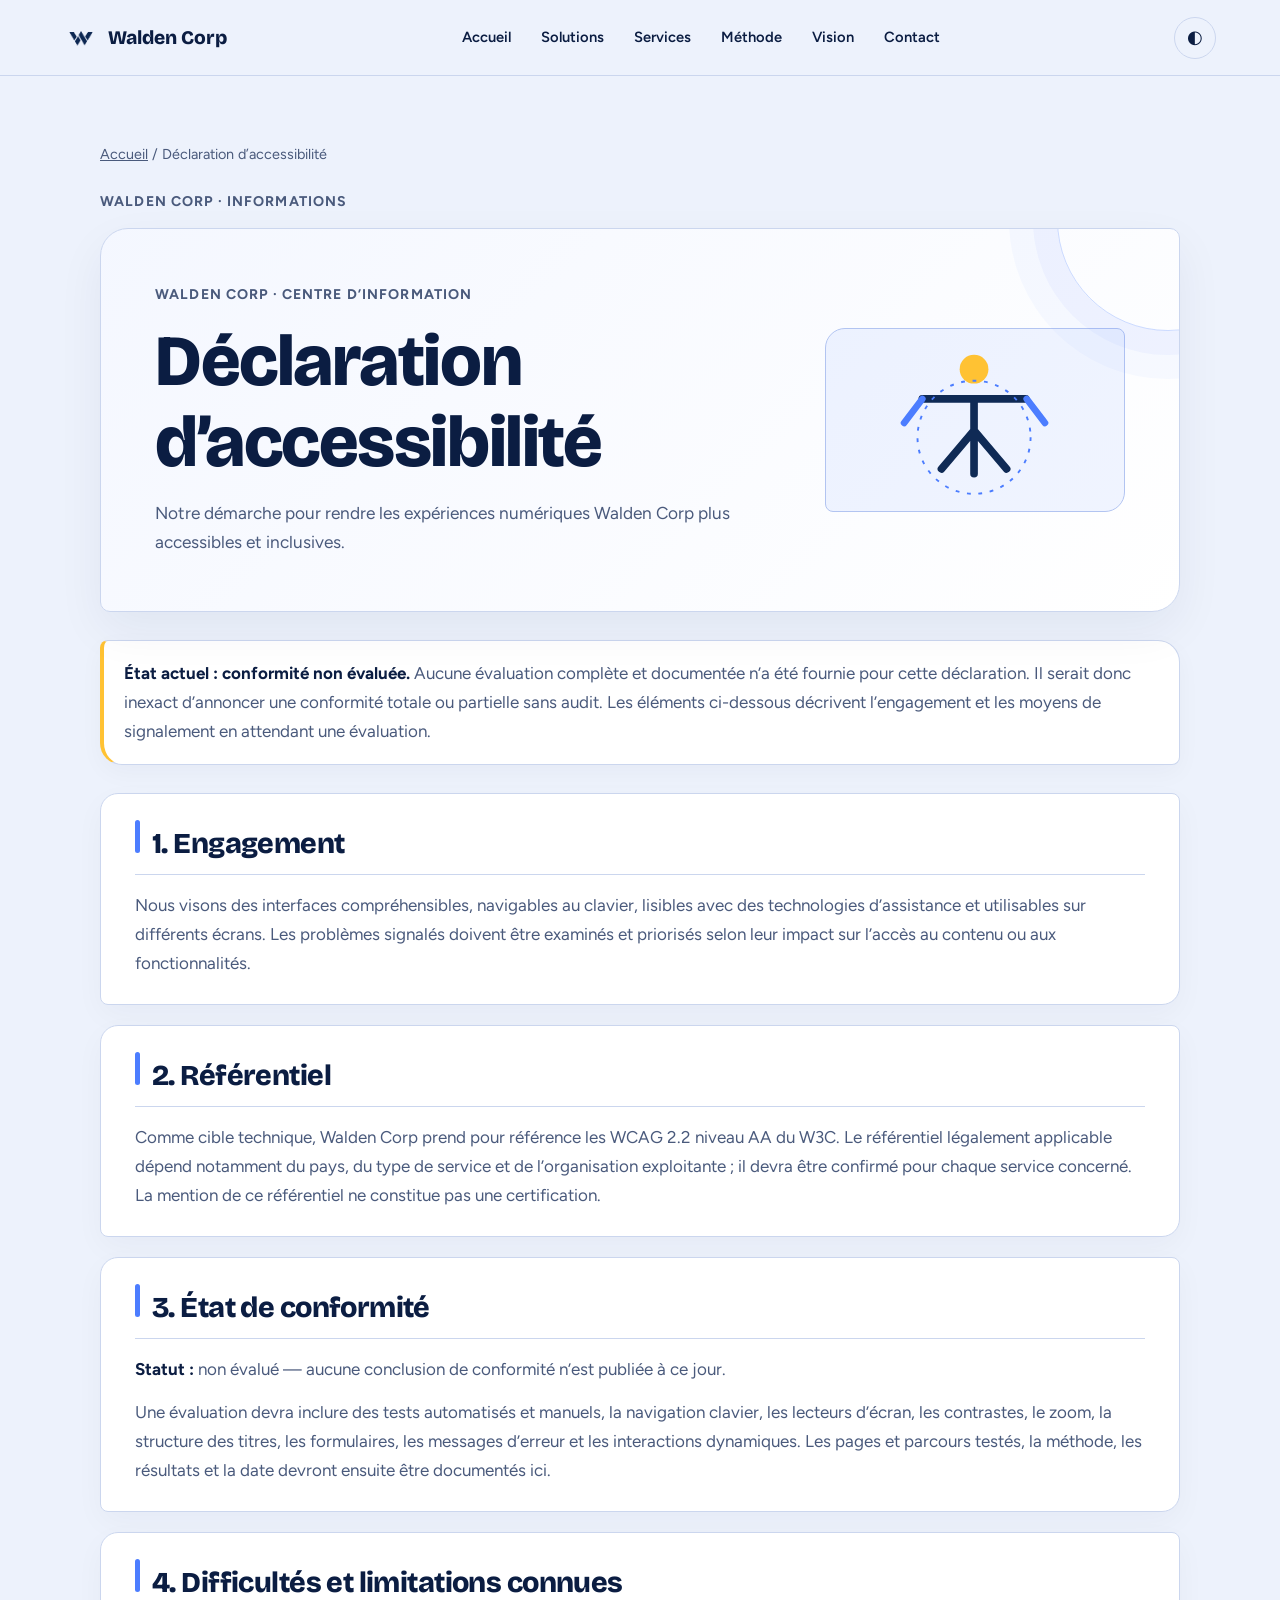
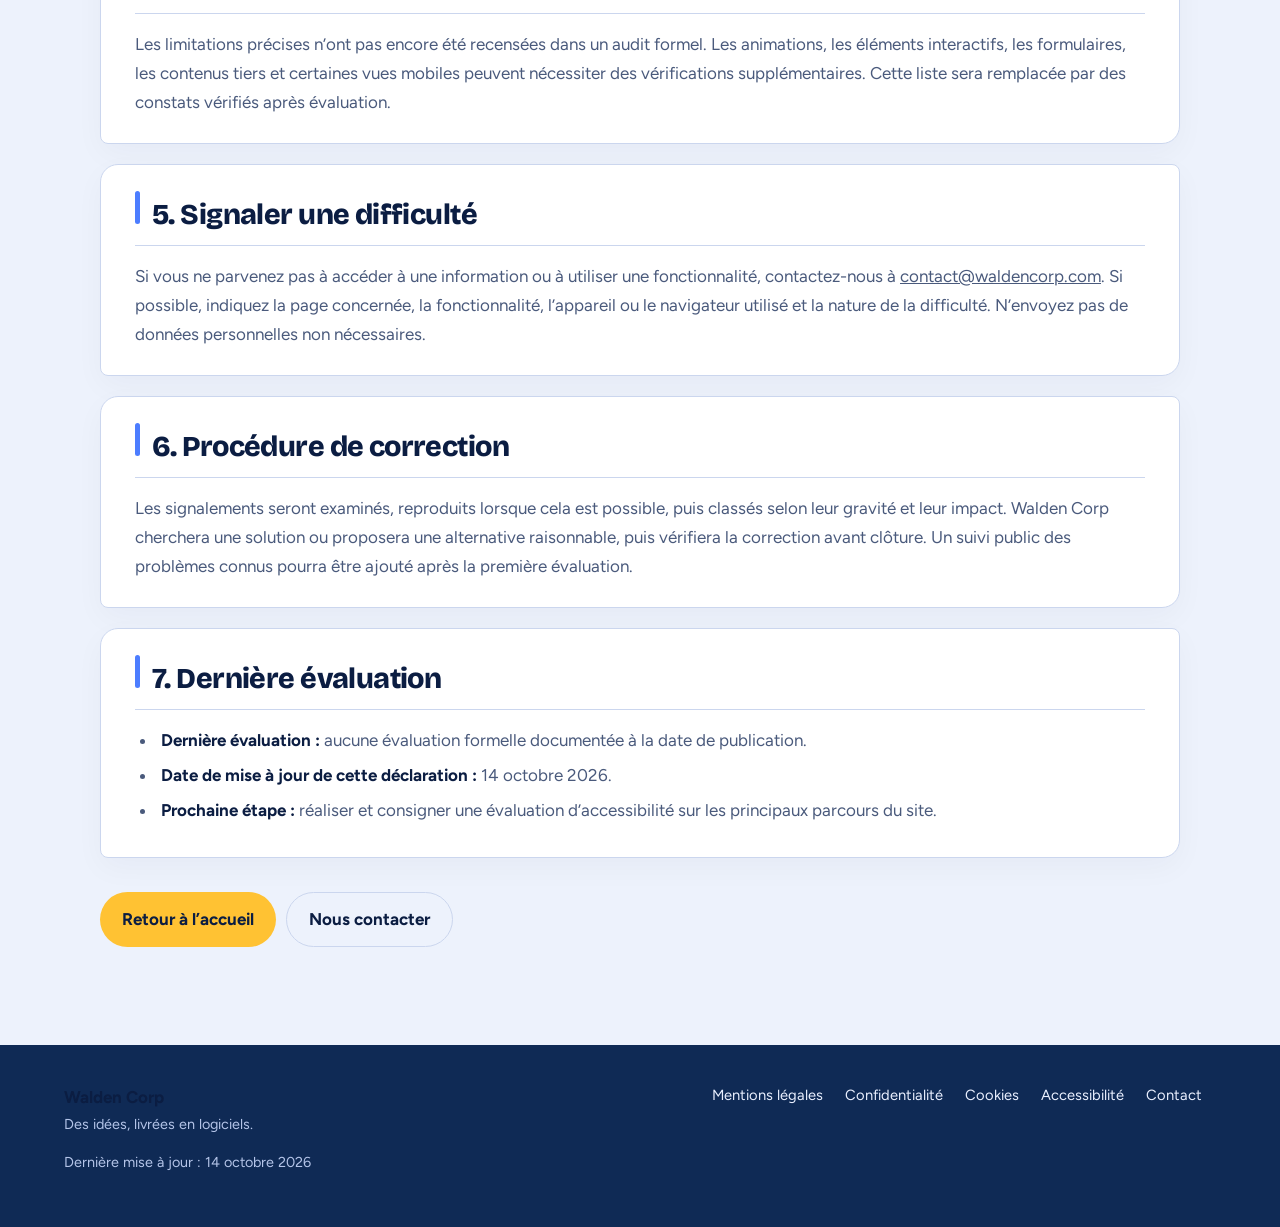
<file: accessibilite.html>
<!DOCTYPE html>
<html lang="fr">
<head>
<meta charset="utf-8">
<meta name="viewport" content="width=device-width, initial-scale=1, viewport-fit=cover">
<meta name="description" content="Déclaration d’accessibilité de Walden Corp : engagement, référentiel cible, limites connues et contact pour signaler une difficulté.">
<meta name="theme-color" content="#EDF2FC">
<title>Déclaration d’accessibilité — Walden Corp</title>
<link rel="icon" href="favicon-blue.ico" type="image/x-icon">
<link rel="preconnect" href="https://fonts.googleapis.com">
<link rel="preconnect" href="https://fonts.gstatic.com" crossorigin>
<link href="https://fonts.googleapis.com/css2?family=Bricolage+Grotesque:opsz,wght@12..96,500;12..96,800&family=Figtree:wght@400;500;600;700&display=swap" rel="stylesheet">
<style>
:root{color-scheme:light;--bg:#EDF2FC;--card:#fff;--ink:#0B1D42;--mut:#4A5A7C;--navy:#0F2A55;--sky:#4C7DFF;--sun:#FFC233;--line:#CBD6EE;--fd:'Bricolage Grotesque',Georgia,serif;--fb:'Figtree',system-ui,sans-serif}
@media(prefers-color-scheme:dark){:root:not([data-theme="light"]){color-scheme:dark;--bg:#06112A;--card:#0C1E44;--ink:#EAF0FF;--mut:#9DB0D8;--navy:#8FB0FF;--line:#1B3266}}
:root[data-theme="dark"]{color-scheme:dark;--bg:#06112A;--card:#0C1E44;--ink:#EAF0FF;--mut:#9DB0D8;--navy:#8FB0FF;--line:#1B3266}
:root[data-theme="light"]{color-scheme:light}
*{box-sizing:border-box;margin:0}html{scroll-behavior:smooth}body{min-height:100vh;background:var(--bg);color:var(--ink);font:400 17px/1.7 var(--fb)}a{color:inherit}a:focus-visible,button:focus-visible{outline:3px solid var(--sun);outline-offset:4px}
header{display:flex;align-items:center;justify-content:space-between;gap:16px;padding:22px max(5vw,env(safe-area-inset-left));border-bottom:1px solid var(--line)}
.brand{display:flex;align-items:center;gap:10px;font:800 1.2rem var(--fd);text-decoration:none}.brand img{width:34px;height:auto}
.tg{width:42px;height:42px;border:1.5px solid var(--line);border-radius:99px;background:transparent;color:var(--ink);cursor:pointer;font-size:1.1rem}
main{width:min(900px,90vw);margin:0 auto;padding:64px 0 90px}nav.breadcrumb{font-size:.9rem;color:var(--mut);margin-bottom:24px}nav.breadcrumb a{color:var(--mut)}
.eyebrow{color:var(--mut);font-size:.88rem;font-weight:700;letter-spacing:.08em;text-transform:uppercase}
h1,h2,h3{font-family:var(--fd);font-weight:800;line-height:1.12;letter-spacing:-.02em}h1{font-size:clamp(2.5rem,7vw,4.7rem);margin:10px 0 18px}h2{font-size:clamp(1.45rem,3.5vw,2rem);margin:36px 0 12px}h3{font-size:1.15rem;margin:20px 0 8px}p{color:var(--mut);margin:0 0 14px}ul,ol{padding-left:1.35rem;margin:8px 0 18px;color:var(--mut)}li{padding-left:4px;margin:6px 0}strong{color:var(--ink)}.intro{font-size:1.12rem;max-width:68ch}.notice{margin:28px 0;padding:18px 20px;border:1px solid var(--line);border-left:4px solid var(--sun);border-radius:8px 22px 8px 22px;background:var(--card)}.notice p:last-child{margin-bottom:0}.card{margin:18px 0;padding:22px;border:1px solid var(--line);border-radius:18px;background:var(--card)}.card h2,.card h3{margin-top:0}.placeholder{font-weight:700;color:var(--ink);background:color-mix(in srgb,var(--sun) 28%,transparent);padding:0 3px;border-radius:3px}.actions{display:flex;flex-wrap:wrap;gap:10px;margin-top:22px}.btn{display:inline-flex;align-items:center;justify-content:center;min-height:46px;padding:12px 22px;border-radius:99px;background:var(--sun);color:#0B1D42;text-decoration:none;font-weight:700;border:0;cursor:pointer}.btn.secondary{background:transparent;color:var(--ink);border:1.5px solid var(--line)}
footer{background:var(--navy);color:#EAF0FF;padding:38px max(5vw,env(safe-area-inset-left));display:flex;justify-content:space-between;gap:24px;flex-wrap:wrap}footer p{color:#B4C4E8;font-size:.9rem}footer a{color:#EAF0FF;text-decoration:none;font-size:.92rem;margin-right:14px}footer a:hover{color:var(--sun)}.footlinks{display:flex;flex-wrap:wrap;gap:8px}
@media(max-width:560px){header{padding:16px 5vw}.brand{font-size:1.05rem}.brand img{width:28px}main{padding:42px 0 64px}footer{flex-direction:column}.card{padding:18px}}
@media(prefers-reduced-motion:reduce){*{scroll-behavior:auto!important;transition:none!important}}

/* Navigation unifiée avec la page d'accueil */
header{position:fixed!important;top:0;left:0;right:0;z-index:50;min-height:76px;background:color-mix(in srgb,var(--bg) 88%,transparent);backdrop-filter:blur(14px);-webkit-backdrop-filter:blur(14px);border-bottom:1px solid var(--line);padding:calc(14px + env(safe-area-inset-top,0px)) max(5vw,env(safe-area-inset-left)) 14px!important}
header .brand{flex:0 0 auto}
header .brand img{width:34px;height:auto;display:block}
header .brand .dark-logo{display:none}
:root[data-theme="dark"] header .light-logo{display:none}
:root[data-theme="dark"] header .dark-logo{display:block}
@media(prefers-color-scheme:dark){:root:not([data-theme="light"]) header .light-logo{display:none}:root:not([data-theme="light"]) header .dark-logo{display:block}}
header nav.site-nav{display:flex;align-items:center;justify-content:center;gap:4px;flex-wrap:wrap}
header nav.site-nav a{display:flex;align-items:center;min-height:42px;padding:8px 13px;border-radius:99px;text-decoration:none;font-weight:600;font-size:.92rem;color:var(--ink);white-space:nowrap;transition:background-color .2s,color .2s}
header nav.site-nav a:hover,header nav.site-nav a:focus-visible{background:var(--card)}
header .tg{flex:0 0 42px}
main{padding-top:calc(64px + 78px + env(safe-area-inset-top,0px))!important}
@media(max-width:940px){
  header nav.site-nav{position:fixed;left:0;right:0;bottom:0;top:auto;z-index:60;display:flex;flex-wrap:nowrap;justify-content:flex-start;gap:2px;overflow-x:auto;overscroll-behavior-x:contain;scrollbar-width:none;background:var(--card);border-top:1px solid var(--line);padding:8px max(8px,env(safe-area-inset-left)) calc(8px + env(safe-area-inset-bottom,0px));box-shadow:0 -8px 24px rgba(11,29,66,.06)}
  header nav.site-nav::-webkit-scrollbar{display:none}
  header nav.site-nav a{flex:0 0 auto;min-height:44px;padding:8px 11px;font-size:.82rem}
  main{padding-bottom:calc(100px + env(safe-area-inset-bottom,0px))!important}
  footer{padding-bottom:calc(100px + env(safe-area-inset-bottom,0px))!important}
}
@media(max-width:560px){header{gap:10px!important}.brand{font-size:1.02rem!important}header .brand img{width:28px}}
@media(prefers-reduced-motion:reduce){header nav.site-nav a{transition:none}}


/* Présentation éditoriale des pages institutionnelles */
main{width:min(1080px,90vw)!important}
.legal-hero{position:relative;display:grid;grid-template-columns:minmax(0,1fr) minmax(210px,300px);align-items:center;gap:34px;padding:clamp(26px,5vw,54px);margin:0 0 26px;border:1px solid var(--line);border-radius:28px 10px 28px 10px;background:linear-gradient(135deg,color-mix(in srgb,var(--card) 94%,var(--sky) 6%),var(--card));box-shadow:0 18px 48px rgba(11,29,66,.06);overflow:hidden}
.legal-hero:after{content:"";position:absolute;width:220px;height:220px;right:-100px;top:-120px;border:1px solid color-mix(in srgb,var(--sky) 28%,transparent);border-radius:50%;box-shadow:0 0 0 24px color-mix(in srgb,var(--sky) 5%,transparent),0 0 0 48px color-mix(in srgb,var(--sky) 4%,transparent);pointer-events:none}
.legal-hero-copy{position:relative;z-index:1}.legal-hero h1{max-width:14ch;margin:10px 0 16px;font-size:clamp(2.35rem,6vw,4.5rem)}
.legal-hero .intro{max-width:58ch;margin:0;font-size:1.08rem}
.legal-art{display:grid;place-items:center;min-height:180px;color:var(--navy);background:color-mix(in srgb,var(--sky) 8%,transparent);border:1px solid color-mix(in srgb,var(--sky) 20%,var(--line));border-radius:20px 8px 20px 8px}
.legal-art svg{width:min(100%,230px);height:auto;overflow:visible}
.legal-section{position:relative;margin:20px 0;padding:26px clamp(20px,3.5vw,34px);border:1px solid var(--line);border-radius:18px 8px 18px 8px;background:var(--card);box-shadow:0 10px 30px rgba(11,29,66,.035)}
.legal-section h2{display:flex;align-items:baseline;gap:12px;margin:0 0 16px;padding-bottom:14px;border-bottom:1px solid var(--line);font-size:clamp(1.35rem,3vw,1.8rem)}
.legal-section h2:before{content:"";width:5px;height:1.15em;flex:0 0 5px;border-radius:8px;background:var(--sky)}
.legal-section p:last-child,.legal-section ul:last-child,.legal-section ol:last-child,.legal-section .card:last-child{margin-bottom:0}
.notice{border-left-color:var(--sun);box-shadow:0 8px 24px rgba(11,29,66,.035)}
.legal-section .card{background:color-mix(in srgb,var(--bg) 52%,var(--card));}
.actions{padding:12px 0 8px}
@media(max-width:680px){.legal-hero{grid-template-columns:1fr;gap:18px;padding:25px 22px}.legal-art{min-height:130px}.legal-art svg{width:150px}.legal-section{padding:21px 18px;margin:15px 0}.legal-section h2{margin-bottom:13px}}
@media(prefers-reduced-motion:no-preference){.legal-hero,.legal-section{animation:legal-enter .55s both}.legal-section:nth-of-type(2){animation-delay:.04s}.legal-section:nth-of-type(3){animation-delay:.08s}@keyframes legal-enter{from{opacity:0;transform:translateY(9px)}to{opacity:1;transform:translateY(0)}}}
@media(prefers-reduced-motion:reduce){.legal-hero,.legal-section{animation:none}}

</style>
<script>try{const savedTheme=localStorage.getItem('walden-theme');if(savedTheme==='light'||savedTheme==='dark')document.documentElement.dataset.theme=savedTheme}catch{}</script>
</head>
<body>
<header>
<a class="brand" href="/" aria-label="Walden Corp, accueil">
<img src="Icon_Only_Blue-removebg.png" alt="" class="light-logo">
<img src="logo only bleu beige.png" alt="" class="dark-logo">
<span>Walden Corp</span>
</a>
<nav class="site-nav" aria-label="Navigation principale">
<a href="/">Accueil</a><a href="/solutions">Solutions</a><a href="/services">Services</a><a href="/methode">Méthode</a><a href="/vision">Vision</a><a href="/contact">Contact</a>
</nav>
<button class="tg" id="tg" type="button" aria-label="Changer de thème" title="Changer de thème">◐</button>
</header>
<main>
<nav class="breadcrumb" aria-label="Fil d’Ariane"><a href="/">Accueil</a> / Déclaration d’accessibilité</nav>
<p class="eyebrow">Walden Corp · Informations</p>

<section class="legal-hero" aria-labelledby="page-title"><div class="legal-hero-copy"><p class="eyebrow">Walden Corp · Centre d’information</p><h1 id="page-title">Déclaration d’accessibilité</h1><p class="intro">Notre démarche pour rendre les expériences numériques Walden Corp plus accessibles et inclusives.</p></div><div class="legal-art"><svg viewBox="0 0 240 190" role="img" aria-label="Illustration d’accessibilité numérique"><circle cx="119" cy="42" r="15" fill="#FFC233"/><path d="M65 73h108M119 73v78m0-45l-34 40m34-40 34 40" fill="none" stroke="currentColor" stroke-width="8" stroke-linecap="round" stroke-linejoin="round"/><path d="M65 73l-19 25m128-25 19 25" fill="none" stroke="#4C7DFF" stroke-width="7" stroke-linecap="round"/><circle cx="119" cy="113" r="59" fill="none" stroke="#4C7DFF" stroke-width="2" stroke-dasharray="4 8"/></svg></div></section>
<div class="notice"><p><strong>État actuel : conformité non évaluée.</strong> Aucune évaluation complète et documentée n’a été fournie pour cette déclaration. Il serait donc inexact d’annoncer une conformité totale ou partielle sans audit. Les éléments ci-dessous décrivent l’engagement et les moyens de signalement en attendant une évaluation.</p></div>
<h2>1. Engagement</h2>
<p>Nous visons des interfaces compréhensibles, navigables au clavier, lisibles avec des technologies d’assistance et utilisables sur différents écrans. Les problèmes signalés doivent être examinés et priorisés selon leur impact sur l’accès au contenu ou aux fonctionnalités.</p>
<h2>2. Référentiel</h2>
<p>Comme cible technique, Walden Corp prend pour référence les WCAG 2.2 niveau AA du W3C. Le référentiel légalement applicable dépend notamment du pays, du type de service et de l’organisation exploitante ; il devra être confirmé pour chaque service concerné. La mention de ce référentiel ne constitue pas une certification.</p>
<h2>3. État de conformité</h2>
<p><strong>Statut :</strong> non évalué — aucune conclusion de conformité n’est publiée à ce jour.</p>
<p>Une évaluation devra inclure des tests automatisés et manuels, la navigation clavier, les lecteurs d’écran, les contrastes, le zoom, la structure des titres, les formulaires, les messages d’erreur et les interactions dynamiques. Les pages et parcours testés, la méthode, les résultats et la date devront ensuite être documentés ici.</p>
<h2>4. Difficultés et limitations connues</h2>
<p>Les limitations précises n’ont pas encore été recensées dans un audit formel. Les animations, les éléments interactifs, les formulaires, les contenus tiers et certaines vues mobiles peuvent nécessiter des vérifications supplémentaires. Cette liste sera remplacée par des constats vérifiés après évaluation.</p>
<h2>5. Signaler une difficulté</h2>
<p>Si vous ne parvenez pas à accéder à une information ou à utiliser une fonctionnalité, contactez-nous à <a href="mailto:contact@waldencorp.com?subject=Accessibilit%C3%A9%20du%20site">contact@waldencorp.com</a>. Si possible, indiquez la page concernée, la fonctionnalité, l’appareil ou le navigateur utilisé et la nature de la difficulté. N’envoyez pas de données personnelles non nécessaires.</p>
<h2>6. Procédure de correction</h2>
<p>Les signalements seront examinés, reproduits lorsque cela est possible, puis classés selon leur gravité et leur impact. Walden Corp cherchera une solution ou proposera une alternative raisonnable, puis vérifiera la correction avant clôture. Un suivi public des problèmes connus pourra être ajouté après la première évaluation.</p>
<h2>7. Dernière évaluation</h2>
<ul><li><strong>Dernière évaluation :</strong> aucune évaluation formelle documentée à la date de publication.</li><li><strong>Date de mise à jour de cette déclaration :</strong> 14 octobre 2026.</li><li><strong>Prochaine étape :</strong> réaliser et consigner une évaluation d’accessibilité sur les principaux parcours du site.</li></ul>

<div class="actions"><a class="btn" href="/">Retour à l’accueil</a><a class="btn secondary" href="mailto:contact@waldencorp.com">Nous contacter</a></div>
</main>
<footer><div><strong>Walden Corp</strong><p>Des idées, livrées en logiciels.</p><p>Dernière mise à jour : 14 octobre 2026</p></div><nav class="footlinks" aria-label="Informations et politiques"><a href="/mentions-legales">Mentions légales</a><a href="/confidentialite">Confidentialité</a><a href="/cookies">Cookies</a><a href="/accessibilite">Accessibilité</a><a href="mailto:contact@waldencorp.com">Contact</a></nav></footer>
<script>
const root=document.documentElement;
document.getElementById('tg').addEventListener('click',()=>{const dark=matchMedia('(prefers-color-scheme:dark)').matches;const current=root.dataset.theme||(dark?'dark':'light');const next=current==='dark'?'light':'dark';root.dataset.theme=next;try{localStorage.setItem('walden-theme',next)}catch{}});
</script>

<script>
/* Regroupe les rubriques pour une lecture institutionnelle plus claire. */
document.querySelectorAll('main > h2').forEach(heading=>{
 const panel=document.createElement('section');
 panel.className='legal-section';
 heading.before(panel);
 panel.append(heading);
 while(panel.nextElementSibling && panel.nextElementSibling.tagName!=='H2' && !panel.nextElementSibling.classList.contains('actions')){
   panel.append(panel.nextElementSibling);
 }
});
</script>
</body></html>
</file>
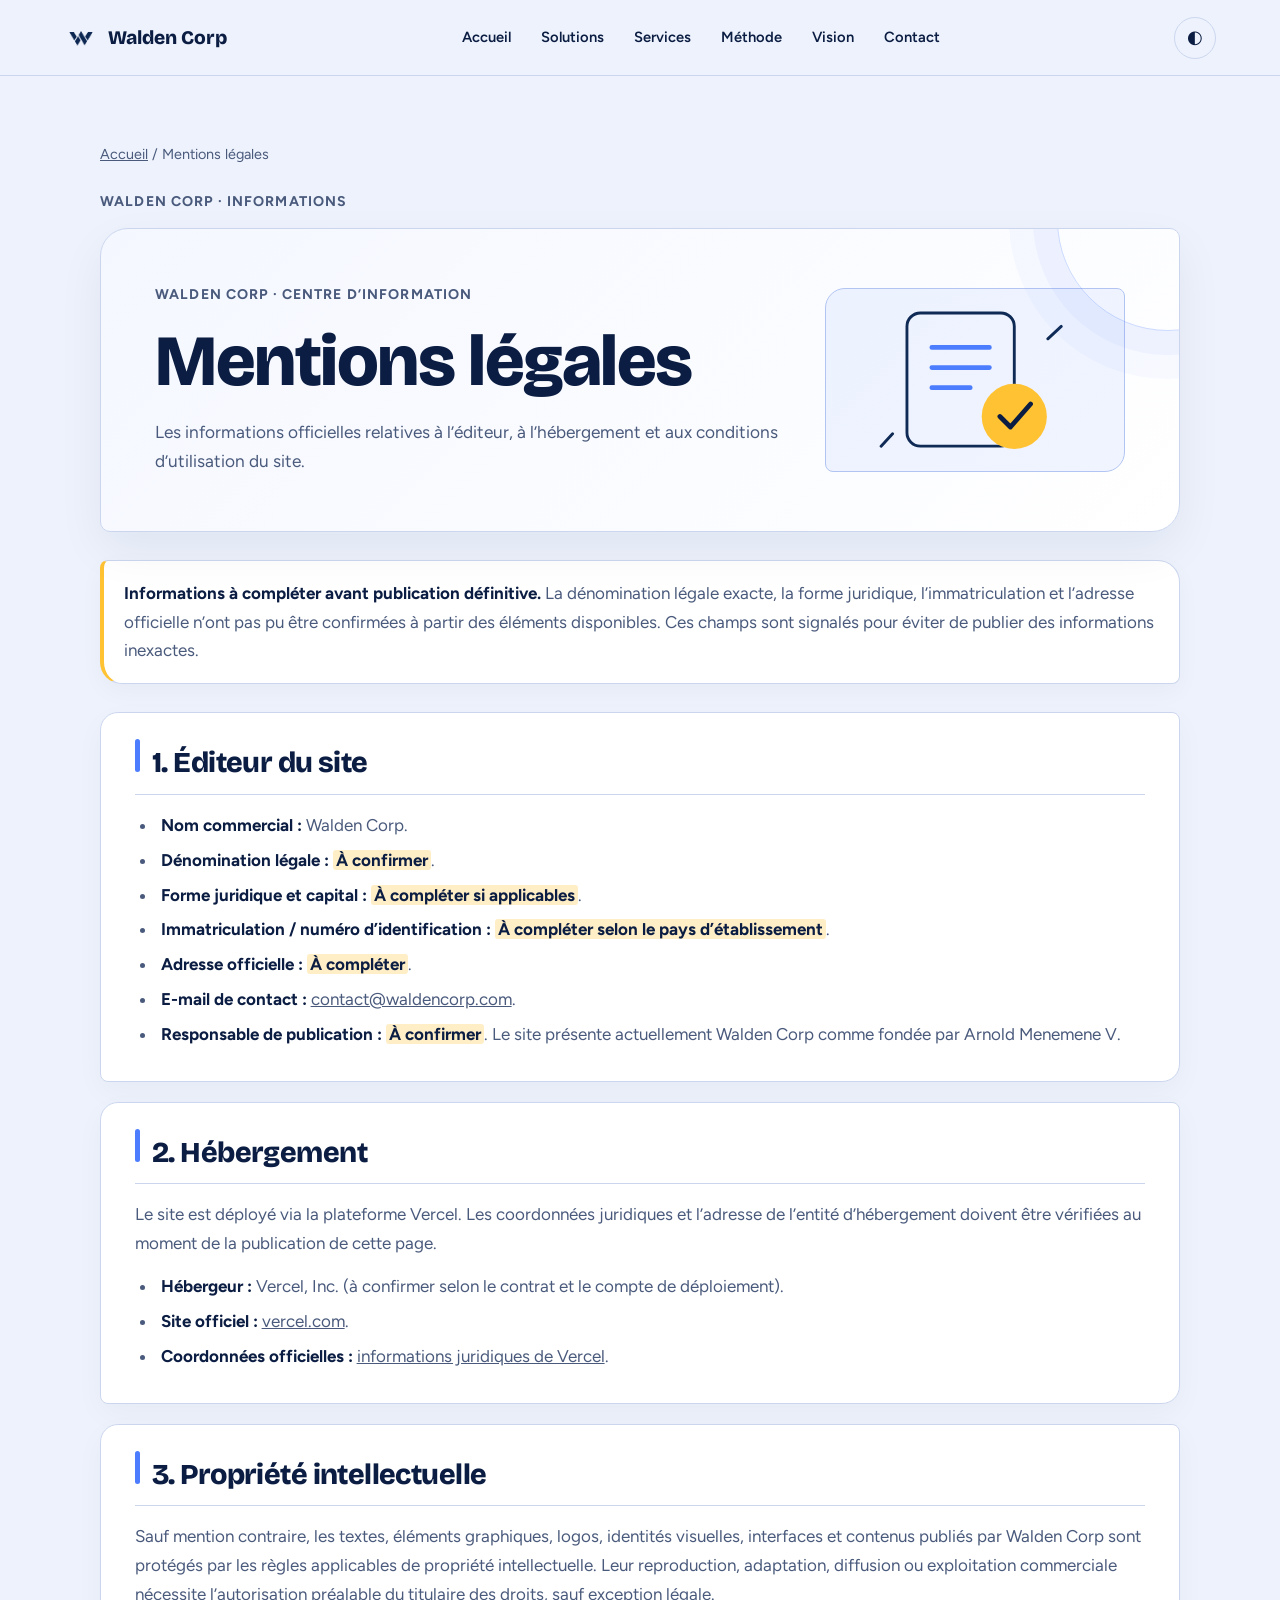
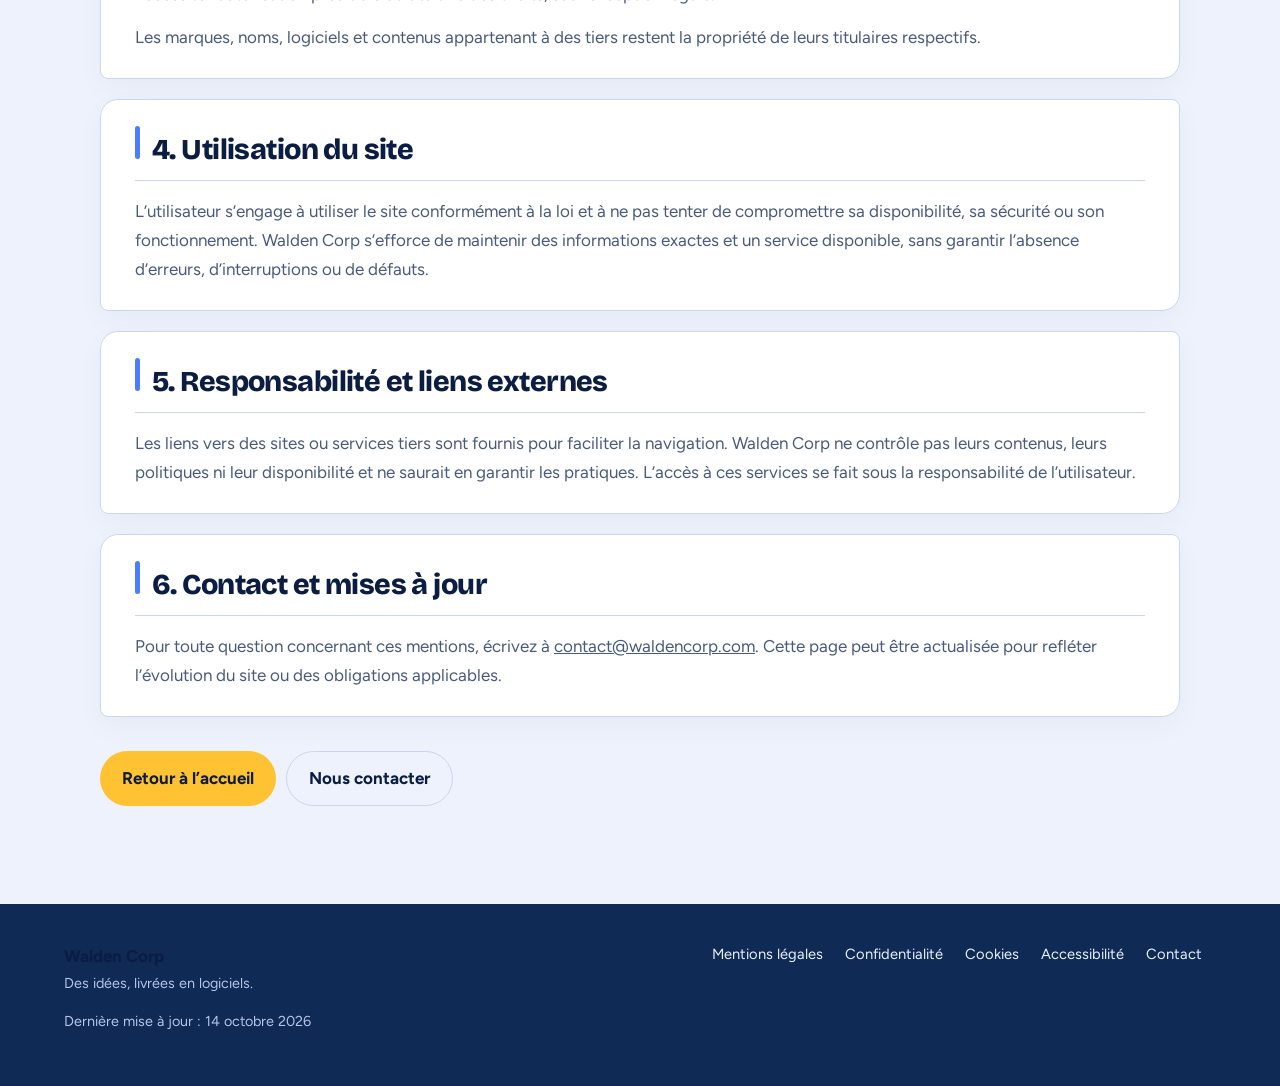
<file: mentions-legales.html>
<!DOCTYPE html>
<html lang="fr">
<head>
<meta charset="utf-8">
<meta name="viewport" content="width=device-width, initial-scale=1, viewport-fit=cover">
<meta name="description" content="Mentions légales de Walden Corp : éditeur, contact, hébergement, propriété intellectuelle et responsabilités.">
<meta name="theme-color" content="#EDF2FC">
<title>Mentions légales — Walden Corp</title>
<link rel="icon" href="favicon-blue.ico" type="image/x-icon">
<link rel="preconnect" href="https://fonts.googleapis.com">
<link rel="preconnect" href="https://fonts.gstatic.com" crossorigin>
<link href="https://fonts.googleapis.com/css2?family=Bricolage+Grotesque:opsz,wght@12..96,500;12..96,800&family=Figtree:wght@400;500;600;700&display=swap" rel="stylesheet">
<style>
:root{color-scheme:light;--bg:#EDF2FC;--card:#fff;--ink:#0B1D42;--mut:#4A5A7C;--navy:#0F2A55;--sky:#4C7DFF;--sun:#FFC233;--line:#CBD6EE;--fd:'Bricolage Grotesque',Georgia,serif;--fb:'Figtree',system-ui,sans-serif}
@media(prefers-color-scheme:dark){:root:not([data-theme="light"]){color-scheme:dark;--bg:#06112A;--card:#0C1E44;--ink:#EAF0FF;--mut:#9DB0D8;--navy:#8FB0FF;--line:#1B3266}}
:root[data-theme="dark"]{color-scheme:dark;--bg:#06112A;--card:#0C1E44;--ink:#EAF0FF;--mut:#9DB0D8;--navy:#8FB0FF;--line:#1B3266}
:root[data-theme="light"]{color-scheme:light}
*{box-sizing:border-box;margin:0}html{scroll-behavior:smooth}body{min-height:100vh;background:var(--bg);color:var(--ink);font:400 17px/1.7 var(--fb)}a{color:inherit}a:focus-visible,button:focus-visible{outline:3px solid var(--sun);outline-offset:4px}
header{display:flex;align-items:center;justify-content:space-between;gap:16px;padding:22px max(5vw,env(safe-area-inset-left));border-bottom:1px solid var(--line)}
.brand{display:flex;align-items:center;gap:10px;font:800 1.2rem var(--fd);text-decoration:none}.brand img{width:34px;height:auto}
.tg{width:42px;height:42px;border:1.5px solid var(--line);border-radius:99px;background:transparent;color:var(--ink);cursor:pointer;font-size:1.1rem}
main{width:min(900px,90vw);margin:0 auto;padding:64px 0 90px}nav.breadcrumb{font-size:.9rem;color:var(--mut);margin-bottom:24px}nav.breadcrumb a{color:var(--mut)}
.eyebrow{color:var(--mut);font-size:.88rem;font-weight:700;letter-spacing:.08em;text-transform:uppercase}
h1,h2,h3{font-family:var(--fd);font-weight:800;line-height:1.12;letter-spacing:-.02em}h1{font-size:clamp(2.5rem,7vw,4.7rem);margin:10px 0 18px}h2{font-size:clamp(1.45rem,3.5vw,2rem);margin:36px 0 12px}h3{font-size:1.15rem;margin:20px 0 8px}p{color:var(--mut);margin:0 0 14px}ul,ol{padding-left:1.35rem;margin:8px 0 18px;color:var(--mut)}li{padding-left:4px;margin:6px 0}strong{color:var(--ink)}.intro{font-size:1.12rem;max-width:68ch}.notice{margin:28px 0;padding:18px 20px;border:1px solid var(--line);border-left:4px solid var(--sun);border-radius:8px 22px 8px 22px;background:var(--card)}.notice p:last-child{margin-bottom:0}.card{margin:18px 0;padding:22px;border:1px solid var(--line);border-radius:18px;background:var(--card)}.card h2,.card h3{margin-top:0}.placeholder{font-weight:700;color:var(--ink);background:color-mix(in srgb,var(--sun) 28%,transparent);padding:0 3px;border-radius:3px}.actions{display:flex;flex-wrap:wrap;gap:10px;margin-top:22px}.btn{display:inline-flex;align-items:center;justify-content:center;min-height:46px;padding:12px 22px;border-radius:99px;background:var(--sun);color:#0B1D42;text-decoration:none;font-weight:700;border:0;cursor:pointer}.btn.secondary{background:transparent;color:var(--ink);border:1.5px solid var(--line)}
footer{background:var(--navy);color:#EAF0FF;padding:38px max(5vw,env(safe-area-inset-left));display:flex;justify-content:space-between;gap:24px;flex-wrap:wrap}footer p{color:#B4C4E8;font-size:.9rem}footer a{color:#EAF0FF;text-decoration:none;font-size:.92rem;margin-right:14px}footer a:hover{color:var(--sun)}.footlinks{display:flex;flex-wrap:wrap;gap:8px}
@media(max-width:560px){header{padding:16px 5vw}.brand{font-size:1.05rem}.brand img{width:28px}main{padding:42px 0 64px}footer{flex-direction:column}.card{padding:18px}}
@media(prefers-reduced-motion:reduce){*{scroll-behavior:auto!important;transition:none!important}}

/* Navigation unifiée avec la page d'accueil */
header{position:fixed!important;top:0;left:0;right:0;z-index:50;min-height:76px;background:color-mix(in srgb,var(--bg) 88%,transparent);backdrop-filter:blur(14px);-webkit-backdrop-filter:blur(14px);border-bottom:1px solid var(--line);padding:calc(14px + env(safe-area-inset-top,0px)) max(5vw,env(safe-area-inset-left)) 14px!important}
header .brand{flex:0 0 auto}
header .brand img{width:34px;height:auto;display:block}
header .brand .dark-logo{display:none}
:root[data-theme="dark"] header .light-logo{display:none}
:root[data-theme="dark"] header .dark-logo{display:block}
@media(prefers-color-scheme:dark){:root:not([data-theme="light"]) header .light-logo{display:none}:root:not([data-theme="light"]) header .dark-logo{display:block}}
header nav.site-nav{display:flex;align-items:center;justify-content:center;gap:4px;flex-wrap:wrap}
header nav.site-nav a{display:flex;align-items:center;min-height:42px;padding:8px 13px;border-radius:99px;text-decoration:none;font-weight:600;font-size:.92rem;color:var(--ink);white-space:nowrap;transition:background-color .2s,color .2s}
header nav.site-nav a:hover,header nav.site-nav a:focus-visible{background:var(--card)}
header .tg{flex:0 0 42px}
main{padding-top:calc(64px + 78px + env(safe-area-inset-top,0px))!important}
@media(max-width:940px){
  header nav.site-nav{position:fixed;left:0;right:0;bottom:0;top:auto;z-index:60;display:flex;flex-wrap:nowrap;justify-content:flex-start;gap:2px;overflow-x:auto;overscroll-behavior-x:contain;scrollbar-width:none;background:var(--card);border-top:1px solid var(--line);padding:8px max(8px,env(safe-area-inset-left)) calc(8px + env(safe-area-inset-bottom,0px));box-shadow:0 -8px 24px rgba(11,29,66,.06)}
  header nav.site-nav::-webkit-scrollbar{display:none}
  header nav.site-nav a{flex:0 0 auto;min-height:44px;padding:8px 11px;font-size:.82rem}
  main{padding-bottom:calc(100px + env(safe-area-inset-bottom,0px))!important}
  footer{padding-bottom:calc(100px + env(safe-area-inset-bottom,0px))!important}
}
@media(max-width:560px){header{gap:10px!important}.brand{font-size:1.02rem!important}header .brand img{width:28px}}
@media(prefers-reduced-motion:reduce){header nav.site-nav a{transition:none}}


/* Présentation éditoriale des pages institutionnelles */
main{width:min(1080px,90vw)!important}
.legal-hero{position:relative;display:grid;grid-template-columns:minmax(0,1fr) minmax(210px,300px);align-items:center;gap:34px;padding:clamp(26px,5vw,54px);margin:0 0 26px;border:1px solid var(--line);border-radius:28px 10px 28px 10px;background:linear-gradient(135deg,color-mix(in srgb,var(--card) 94%,var(--sky) 6%),var(--card));box-shadow:0 18px 48px rgba(11,29,66,.06);overflow:hidden}
.legal-hero:after{content:"";position:absolute;width:220px;height:220px;right:-100px;top:-120px;border:1px solid color-mix(in srgb,var(--sky) 28%,transparent);border-radius:50%;box-shadow:0 0 0 24px color-mix(in srgb,var(--sky) 5%,transparent),0 0 0 48px color-mix(in srgb,var(--sky) 4%,transparent);pointer-events:none}
.legal-hero-copy{position:relative;z-index:1}.legal-hero h1{max-width:14ch;margin:10px 0 16px;font-size:clamp(2.35rem,6vw,4.5rem)}
.legal-hero .intro{max-width:58ch;margin:0;font-size:1.08rem}
.legal-art{display:grid;place-items:center;min-height:180px;color:var(--navy);background:color-mix(in srgb,var(--sky) 8%,transparent);border:1px solid color-mix(in srgb,var(--sky) 20%,var(--line));border-radius:20px 8px 20px 8px}
.legal-art svg{width:min(100%,230px);height:auto;overflow:visible}
.legal-section{position:relative;margin:20px 0;padding:26px clamp(20px,3.5vw,34px);border:1px solid var(--line);border-radius:18px 8px 18px 8px;background:var(--card);box-shadow:0 10px 30px rgba(11,29,66,.035)}
.legal-section h2{display:flex;align-items:baseline;gap:12px;margin:0 0 16px;padding-bottom:14px;border-bottom:1px solid var(--line);font-size:clamp(1.35rem,3vw,1.8rem)}
.legal-section h2:before{content:"";width:5px;height:1.15em;flex:0 0 5px;border-radius:8px;background:var(--sky)}
.legal-section p:last-child,.legal-section ul:last-child,.legal-section ol:last-child,.legal-section .card:last-child{margin-bottom:0}
.notice{border-left-color:var(--sun);box-shadow:0 8px 24px rgba(11,29,66,.035)}
.legal-section .card{background:color-mix(in srgb,var(--bg) 52%,var(--card));}
.actions{padding:12px 0 8px}
@media(max-width:680px){.legal-hero{grid-template-columns:1fr;gap:18px;padding:25px 22px}.legal-art{min-height:130px}.legal-art svg{width:150px}.legal-section{padding:21px 18px;margin:15px 0}.legal-section h2{margin-bottom:13px}}
@media(prefers-reduced-motion:no-preference){.legal-hero,.legal-section{animation:legal-enter .55s both}.legal-section:nth-of-type(2){animation-delay:.04s}.legal-section:nth-of-type(3){animation-delay:.08s}@keyframes legal-enter{from{opacity:0;transform:translateY(9px)}to{opacity:1;transform:translateY(0)}}}
@media(prefers-reduced-motion:reduce){.legal-hero,.legal-section{animation:none}}

</style>
<script>try{const savedTheme=localStorage.getItem('walden-theme');if(savedTheme==='light'||savedTheme==='dark')document.documentElement.dataset.theme=savedTheme}catch{}</script>
</head>
<body>
<header>
<a class="brand" href="/" aria-label="Walden Corp, accueil">
<img src="Icon_Only_Blue-removebg.png" alt="" class="light-logo">
<img src="logo only bleu beige.png" alt="" class="dark-logo">
<span>Walden Corp</span>
</a>
<nav class="site-nav" aria-label="Navigation principale">
<a href="/">Accueil</a><a href="/solutions">Solutions</a><a href="/services">Services</a><a href="/methode">Méthode</a><a href="/vision">Vision</a><a href="/contact">Contact</a>
</nav>
<button class="tg" id="tg" type="button" aria-label="Changer de thème" title="Changer de thème">◐</button>
</header>
<main>
<nav class="breadcrumb" aria-label="Fil d’Ariane"><a href="/">Accueil</a> / Mentions légales</nav>
<p class="eyebrow">Walden Corp · Informations</p>

<section class="legal-hero" aria-labelledby="page-title"><div class="legal-hero-copy"><p class="eyebrow">Walden Corp · Centre d’information</p><h1 id="page-title">Mentions légales</h1><p class="intro">Les informations officielles relatives à l’éditeur, à l’hébergement et aux conditions d’utilisation du site.</p></div><div class="legal-art"><svg viewBox="0 0 240 190" role="img" aria-label="Illustration de documents officiels"><rect x="49" y="25" width="112" height="139" rx="14" fill="none" stroke="currentColor" stroke-width="3"/><path d="M75 61h60M75 82h60M75 103h40" stroke="#4C7DFF" stroke-width="5" stroke-linecap="round"/><circle cx="161" cy="133" r="34" fill="#FFC233"/><path d="M146 133l11 11 21-24" fill="none" stroke="#0B1D42" stroke-width="5" stroke-linecap="round" stroke-linejoin="round"/><path d="M34 151l-12 13m174-112 14-13" stroke="currentColor" stroke-width="3" stroke-linecap="round"/></svg></div></section>
<div class="notice"><p><strong>Informations à compléter avant publication définitive.</strong> La dénomination légale exacte, la forme juridique, l’immatriculation et l’adresse officielle n’ont pas pu être confirmées à partir des éléments disponibles. Ces champs sont signalés pour éviter de publier des informations inexactes.</p></div>
<h2>1. Éditeur du site</h2>
<ul>
<li><strong>Nom commercial :</strong> Walden Corp.</li>
<li><strong>Dénomination légale :</strong> <span class="placeholder">À confirmer</span>.</li>
<li><strong>Forme juridique et capital :</strong> <span class="placeholder">À compléter si applicables</span>.</li>
<li><strong>Immatriculation / numéro d’identification :</strong> <span class="placeholder">À compléter selon le pays d’établissement</span>.</li>
<li><strong>Adresse officielle :</strong> <span class="placeholder">À compléter</span>.</li>
<li><strong>E-mail de contact :</strong> <a href="mailto:contact@waldencorp.com">contact@waldencorp.com</a>.</li>
<li><strong>Responsable de publication :</strong> <span class="placeholder">À confirmer</span>. Le site présente actuellement Walden Corp comme fondée par Arnold Menemene V.</li>
</ul>
<h2>2. Hébergement</h2>
<p>Le site est déployé via la plateforme Vercel. Les coordonnées juridiques et l’adresse de l’entité d’hébergement doivent être vérifiées au moment de la publication de cette page.</p>
<ul><li><strong>Hébergeur :</strong> Vercel, Inc. (à confirmer selon le contrat et le compte de déploiement).</li><li><strong>Site officiel :</strong> <a href="https://vercel.com/" rel="noopener noreferrer">vercel.com</a>.</li><li><strong>Coordonnées officielles :</strong> <a href="https://vercel.com/legal" rel="noopener noreferrer">informations juridiques de Vercel</a>.</li></ul>
<h2>3. Propriété intellectuelle</h2>
<p>Sauf mention contraire, les textes, éléments graphiques, logos, identités visuelles, interfaces et contenus publiés par Walden Corp sont protégés par les règles applicables de propriété intellectuelle. Leur reproduction, adaptation, diffusion ou exploitation commerciale nécessite l’autorisation préalable du titulaire des droits, sauf exception légale.</p>
<p>Les marques, noms, logiciels et contenus appartenant à des tiers restent la propriété de leurs titulaires respectifs.</p>
<h2>4. Utilisation du site</h2>
<p>L’utilisateur s’engage à utiliser le site conformément à la loi et à ne pas tenter de compromettre sa disponibilité, sa sécurité ou son fonctionnement. Walden Corp s’efforce de maintenir des informations exactes et un service disponible, sans garantir l’absence d’erreurs, d’interruptions ou de défauts.</p>
<h2>5. Responsabilité et liens externes</h2>
<p>Les liens vers des sites ou services tiers sont fournis pour faciliter la navigation. Walden Corp ne contrôle pas leurs contenus, leurs politiques ni leur disponibilité et ne saurait en garantir les pratiques. L’accès à ces services se fait sous la responsabilité de l’utilisateur.</p>
<h2>6. Contact et mises à jour</h2>
<p>Pour toute question concernant ces mentions, écrivez à <a href="mailto:contact@waldencorp.com">contact@waldencorp.com</a>. Cette page peut être actualisée pour refléter l’évolution du site ou des obligations applicables.</p>

<div class="actions"><a class="btn" href="/">Retour à l’accueil</a><a class="btn secondary" href="mailto:contact@waldencorp.com">Nous contacter</a></div>
</main>
<footer><div><strong>Walden Corp</strong><p>Des idées, livrées en logiciels.</p><p>Dernière mise à jour : 14 octobre 2026</p></div><nav class="footlinks" aria-label="Informations et politiques"><a href="/mentions-legales">Mentions légales</a><a href="/confidentialite">Confidentialité</a><a href="/cookies">Cookies</a><a href="/accessibilite">Accessibilité</a><a href="mailto:contact@waldencorp.com">Contact</a></nav></footer>
<script>
const root=document.documentElement;
document.getElementById('tg').addEventListener('click',()=>{const dark=matchMedia('(prefers-color-scheme:dark)').matches;const current=root.dataset.theme||(dark?'dark':'light');const next=current==='dark'?'light':'dark';root.dataset.theme=next;try{localStorage.setItem('walden-theme',next)}catch{}});
</script>

<script>
/* Regroupe les rubriques pour une lecture institutionnelle plus claire. */
document.querySelectorAll('main > h2').forEach(heading=>{
 const panel=document.createElement('section');
 panel.className='legal-section';
 heading.before(panel);
 panel.append(heading);
 while(panel.nextElementSibling && panel.nextElementSibling.tagName!=='H2' && !panel.nextElementSibling.classList.contains('actions')){
   panel.append(panel.nextElementSibling);
 }
});
</script>
</body></html>
</file>
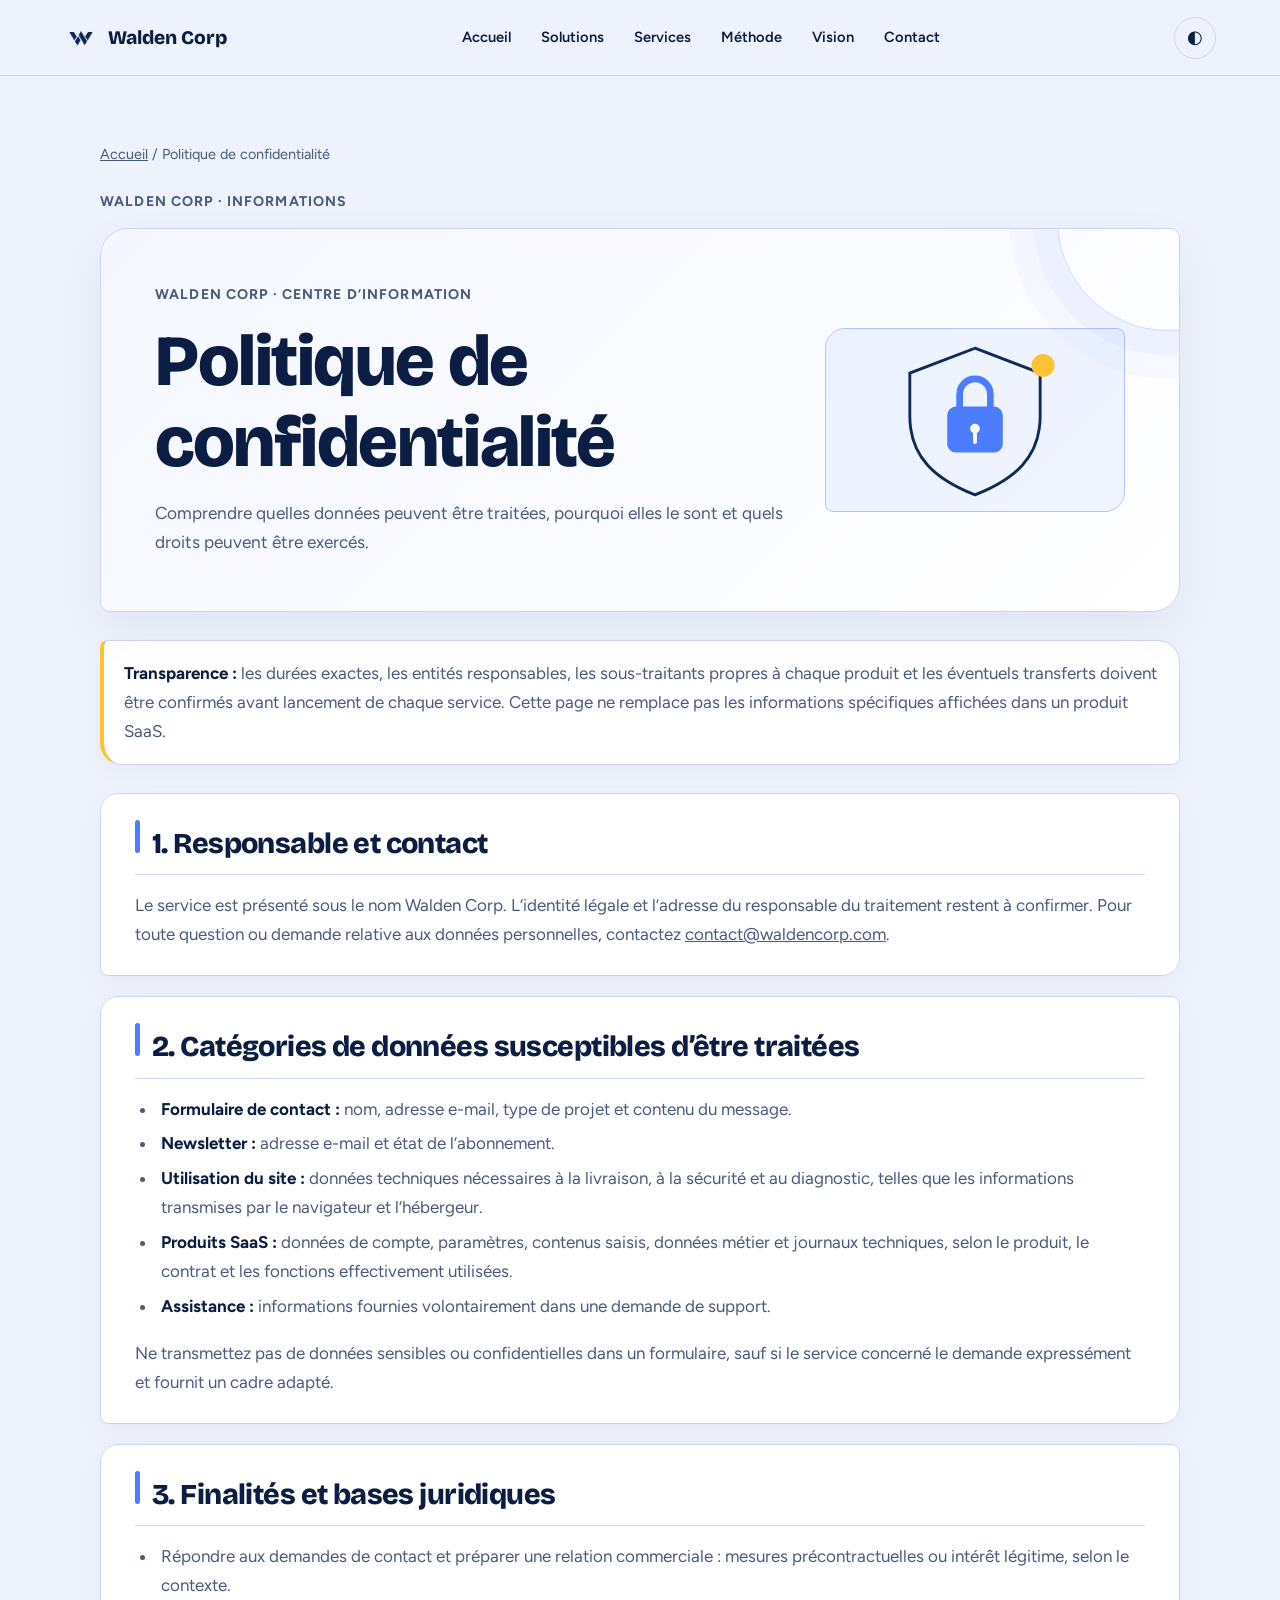
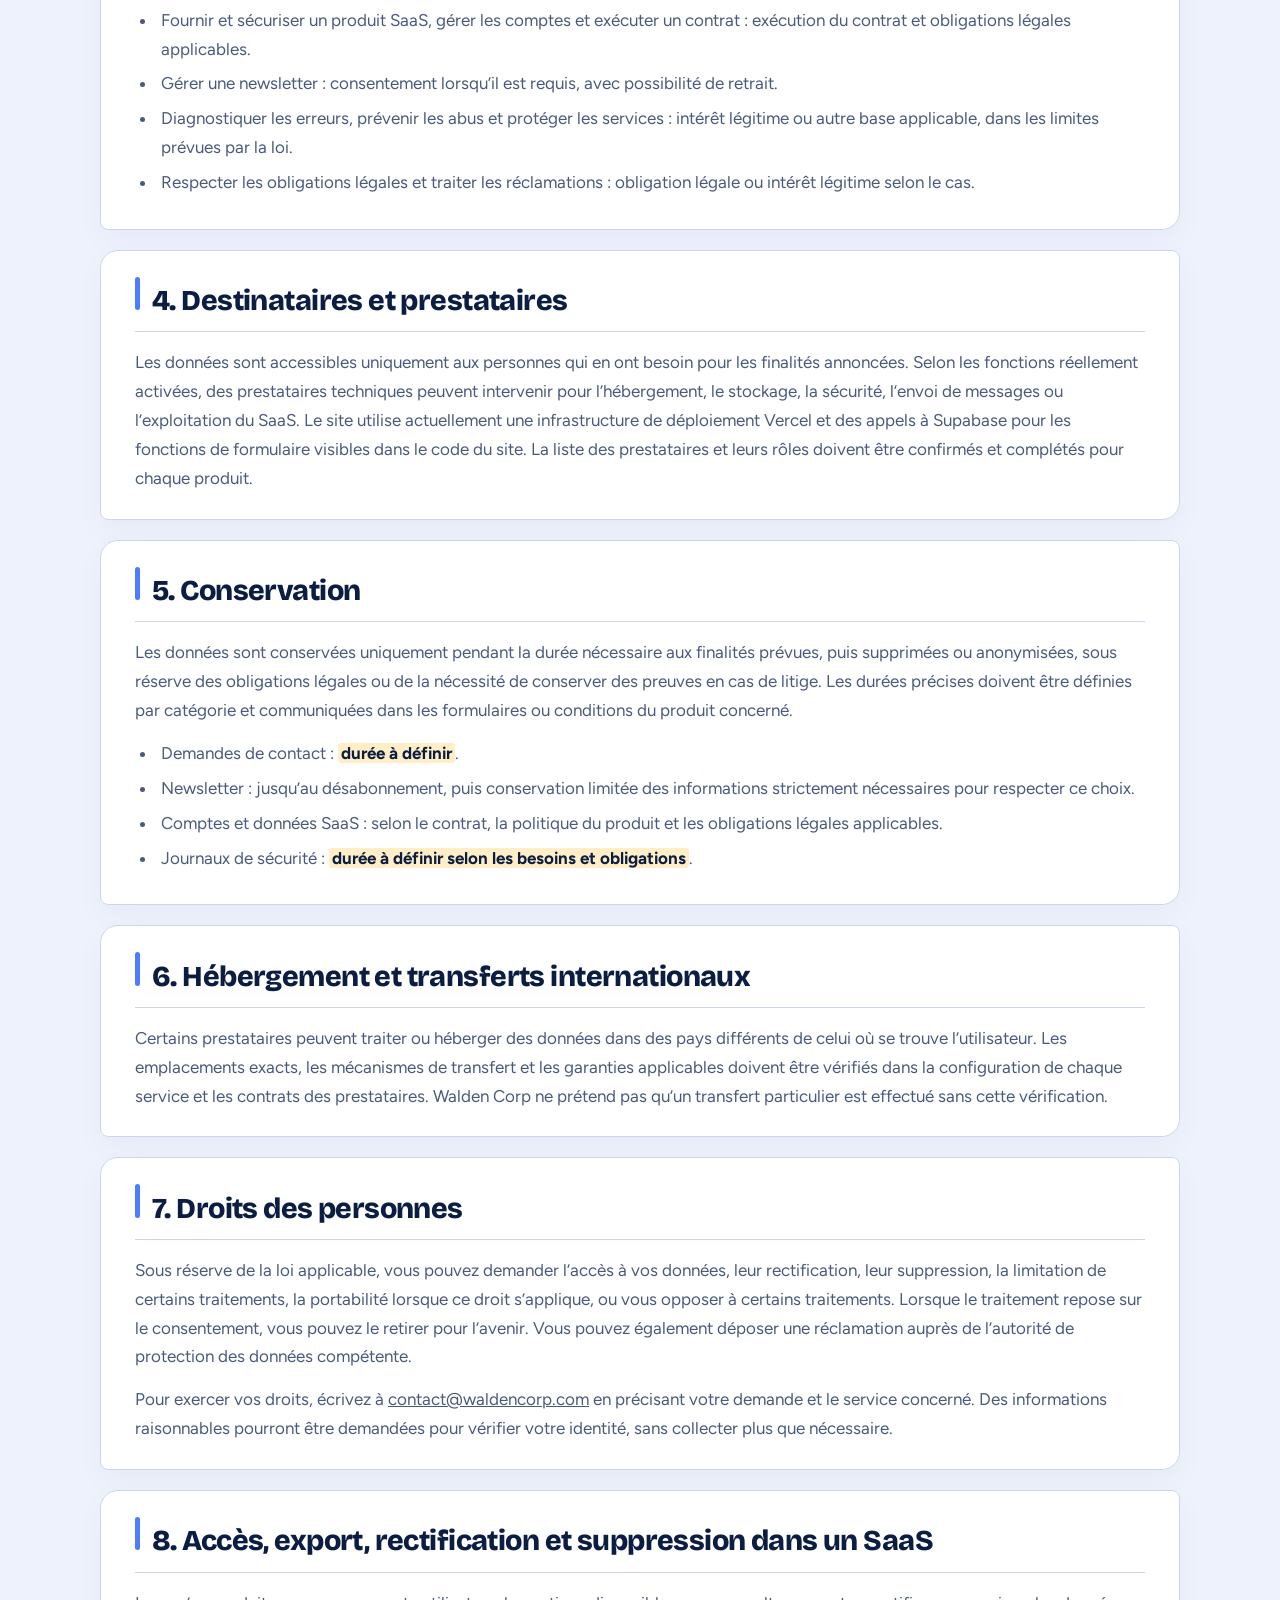
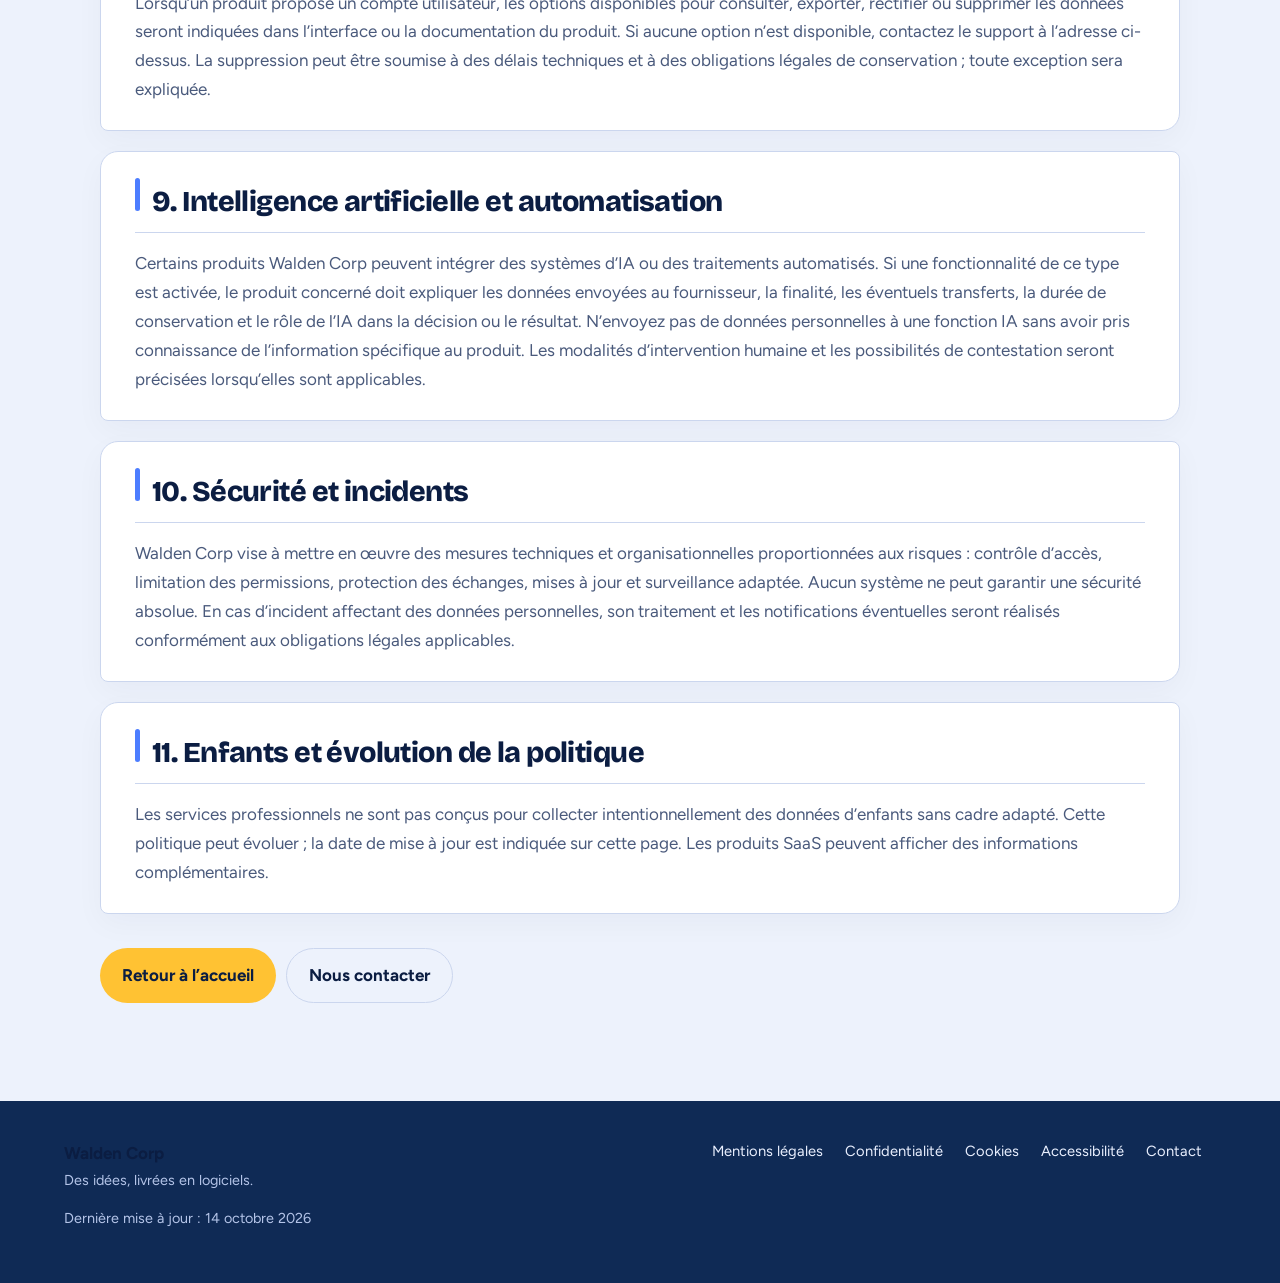
<file: politique-confidentialite.html>
<!DOCTYPE html>
<html lang="fr">
<head>
<meta charset="utf-8">
<meta name="viewport" content="width=device-width, initial-scale=1, viewport-fit=cover">
<meta name="description" content="Politique de confidentialité de Walden Corp : données, finalités, droits, conservation, sécurité et traitements du site et des produits SaaS.">
<meta name="theme-color" content="#EDF2FC">
<title>Politique de confidentialité — Walden Corp</title>
<link rel="icon" href="favicon-blue.ico" type="image/x-icon">
<link rel="preconnect" href="https://fonts.googleapis.com">
<link rel="preconnect" href="https://fonts.gstatic.com" crossorigin>
<link href="https://fonts.googleapis.com/css2?family=Bricolage+Grotesque:opsz,wght@12..96,500;12..96,800&family=Figtree:wght@400;500;600;700&display=swap" rel="stylesheet">
<style>
:root{color-scheme:light;--bg:#EDF2FC;--card:#fff;--ink:#0B1D42;--mut:#4A5A7C;--navy:#0F2A55;--sky:#4C7DFF;--sun:#FFC233;--line:#CBD6EE;--fd:'Bricolage Grotesque',Georgia,serif;--fb:'Figtree',system-ui,sans-serif}
@media(prefers-color-scheme:dark){:root:not([data-theme="light"]){color-scheme:dark;--bg:#06112A;--card:#0C1E44;--ink:#EAF0FF;--mut:#9DB0D8;--navy:#8FB0FF;--line:#1B3266}}
:root[data-theme="dark"]{color-scheme:dark;--bg:#06112A;--card:#0C1E44;--ink:#EAF0FF;--mut:#9DB0D8;--navy:#8FB0FF;--line:#1B3266}
:root[data-theme="light"]{color-scheme:light}
*{box-sizing:border-box;margin:0}html{scroll-behavior:smooth}body{min-height:100vh;background:var(--bg);color:var(--ink);font:400 17px/1.7 var(--fb)}a{color:inherit}a:focus-visible,button:focus-visible{outline:3px solid var(--sun);outline-offset:4px}
header{display:flex;align-items:center;justify-content:space-between;gap:16px;padding:22px max(5vw,env(safe-area-inset-left));border-bottom:1px solid var(--line)}
.brand{display:flex;align-items:center;gap:10px;font:800 1.2rem var(--fd);text-decoration:none}.brand img{width:34px;height:auto}
.tg{width:42px;height:42px;border:1.5px solid var(--line);border-radius:99px;background:transparent;color:var(--ink);cursor:pointer;font-size:1.1rem}
main{width:min(900px,90vw);margin:0 auto;padding:64px 0 90px}nav.breadcrumb{font-size:.9rem;color:var(--mut);margin-bottom:24px}nav.breadcrumb a{color:var(--mut)}
.eyebrow{color:var(--mut);font-size:.88rem;font-weight:700;letter-spacing:.08em;text-transform:uppercase}
h1,h2,h3{font-family:var(--fd);font-weight:800;line-height:1.12;letter-spacing:-.02em}h1{font-size:clamp(2.5rem,7vw,4.7rem);margin:10px 0 18px}h2{font-size:clamp(1.45rem,3.5vw,2rem);margin:36px 0 12px}h3{font-size:1.15rem;margin:20px 0 8px}p{color:var(--mut);margin:0 0 14px}ul,ol{padding-left:1.35rem;margin:8px 0 18px;color:var(--mut)}li{padding-left:4px;margin:6px 0}strong{color:var(--ink)}.intro{font-size:1.12rem;max-width:68ch}.notice{margin:28px 0;padding:18px 20px;border:1px solid var(--line);border-left:4px solid var(--sun);border-radius:8px 22px 8px 22px;background:var(--card)}.notice p:last-child{margin-bottom:0}.card{margin:18px 0;padding:22px;border:1px solid var(--line);border-radius:18px;background:var(--card)}.card h2,.card h3{margin-top:0}.placeholder{font-weight:700;color:var(--ink);background:color-mix(in srgb,var(--sun) 28%,transparent);padding:0 3px;border-radius:3px}.actions{display:flex;flex-wrap:wrap;gap:10px;margin-top:22px}.btn{display:inline-flex;align-items:center;justify-content:center;min-height:46px;padding:12px 22px;border-radius:99px;background:var(--sun);color:#0B1D42;text-decoration:none;font-weight:700;border:0;cursor:pointer}.btn.secondary{background:transparent;color:var(--ink);border:1.5px solid var(--line)}
footer{background:var(--navy);color:#EAF0FF;padding:38px max(5vw,env(safe-area-inset-left));display:flex;justify-content:space-between;gap:24px;flex-wrap:wrap}footer p{color:#B4C4E8;font-size:.9rem}footer a{color:#EAF0FF;text-decoration:none;font-size:.92rem;margin-right:14px}footer a:hover{color:var(--sun)}.footlinks{display:flex;flex-wrap:wrap;gap:8px}
@media(max-width:560px){header{padding:16px 5vw}.brand{font-size:1.05rem}.brand img{width:28px}main{padding:42px 0 64px}footer{flex-direction:column}.card{padding:18px}}
@media(prefers-reduced-motion:reduce){*{scroll-behavior:auto!important;transition:none!important}}

/* Navigation unifiée avec la page d'accueil */
header{position:fixed!important;top:0;left:0;right:0;z-index:50;min-height:76px;background:color-mix(in srgb,var(--bg) 88%,transparent);backdrop-filter:blur(14px);-webkit-backdrop-filter:blur(14px);border-bottom:1px solid var(--line);padding:calc(14px + env(safe-area-inset-top,0px)) max(5vw,env(safe-area-inset-left)) 14px!important}
header .brand{flex:0 0 auto}
header .brand img{width:34px;height:auto;display:block}
header .brand .dark-logo{display:none}
:root[data-theme="dark"] header .light-logo{display:none}
:root[data-theme="dark"] header .dark-logo{display:block}
@media(prefers-color-scheme:dark){:root:not([data-theme="light"]) header .light-logo{display:none}:root:not([data-theme="light"]) header .dark-logo{display:block}}
header nav.site-nav{display:flex;align-items:center;justify-content:center;gap:4px;flex-wrap:wrap}
header nav.site-nav a{display:flex;align-items:center;min-height:42px;padding:8px 13px;border-radius:99px;text-decoration:none;font-weight:600;font-size:.92rem;color:var(--ink);white-space:nowrap;transition:background-color .2s,color .2s}
header nav.site-nav a:hover,header nav.site-nav a:focus-visible{background:var(--card)}
header .tg{flex:0 0 42px}
main{padding-top:calc(64px + 78px + env(safe-area-inset-top,0px))!important}
@media(max-width:940px){
  header nav.site-nav{position:fixed;left:0;right:0;bottom:0;top:auto;z-index:60;display:flex;flex-wrap:nowrap;justify-content:flex-start;gap:2px;overflow-x:auto;overscroll-behavior-x:contain;scrollbar-width:none;background:var(--card);border-top:1px solid var(--line);padding:8px max(8px,env(safe-area-inset-left)) calc(8px + env(safe-area-inset-bottom,0px));box-shadow:0 -8px 24px rgba(11,29,66,.06)}
  header nav.site-nav::-webkit-scrollbar{display:none}
  header nav.site-nav a{flex:0 0 auto;min-height:44px;padding:8px 11px;font-size:.82rem}
  main{padding-bottom:calc(100px + env(safe-area-inset-bottom,0px))!important}
  footer{padding-bottom:calc(100px + env(safe-area-inset-bottom,0px))!important}
}
@media(max-width:560px){header{gap:10px!important}.brand{font-size:1.02rem!important}header .brand img{width:28px}}
@media(prefers-reduced-motion:reduce){header nav.site-nav a{transition:none}}


/* Présentation éditoriale des pages institutionnelles */
main{width:min(1080px,90vw)!important}
.legal-hero{position:relative;display:grid;grid-template-columns:minmax(0,1fr) minmax(210px,300px);align-items:center;gap:34px;padding:clamp(26px,5vw,54px);margin:0 0 26px;border:1px solid var(--line);border-radius:28px 10px 28px 10px;background:linear-gradient(135deg,color-mix(in srgb,var(--card) 94%,var(--sky) 6%),var(--card));box-shadow:0 18px 48px rgba(11,29,66,.06);overflow:hidden}
.legal-hero:after{content:"";position:absolute;width:220px;height:220px;right:-100px;top:-120px;border:1px solid color-mix(in srgb,var(--sky) 28%,transparent);border-radius:50%;box-shadow:0 0 0 24px color-mix(in srgb,var(--sky) 5%,transparent),0 0 0 48px color-mix(in srgb,var(--sky) 4%,transparent);pointer-events:none}
.legal-hero-copy{position:relative;z-index:1}.legal-hero h1{max-width:14ch;margin:10px 0 16px;font-size:clamp(2.35rem,6vw,4.5rem)}
.legal-hero .intro{max-width:58ch;margin:0;font-size:1.08rem}
.legal-art{display:grid;place-items:center;min-height:180px;color:var(--navy);background:color-mix(in srgb,var(--sky) 8%,transparent);border:1px solid color-mix(in srgb,var(--sky) 20%,var(--line));border-radius:20px 8px 20px 8px}
.legal-art svg{width:min(100%,230px);height:auto;overflow:visible}
.legal-section{position:relative;margin:20px 0;padding:26px clamp(20px,3.5vw,34px);border:1px solid var(--line);border-radius:18px 8px 18px 8px;background:var(--card);box-shadow:0 10px 30px rgba(11,29,66,.035)}
.legal-section h2{display:flex;align-items:baseline;gap:12px;margin:0 0 16px;padding-bottom:14px;border-bottom:1px solid var(--line);font-size:clamp(1.35rem,3vw,1.8rem)}
.legal-section h2:before{content:"";width:5px;height:1.15em;flex:0 0 5px;border-radius:8px;background:var(--sky)}
.legal-section p:last-child,.legal-section ul:last-child,.legal-section ol:last-child,.legal-section .card:last-child{margin-bottom:0}
.notice{border-left-color:var(--sun);box-shadow:0 8px 24px rgba(11,29,66,.035)}
.legal-section .card{background:color-mix(in srgb,var(--bg) 52%,var(--card));}
.actions{padding:12px 0 8px}
@media(max-width:680px){.legal-hero{grid-template-columns:1fr;gap:18px;padding:25px 22px}.legal-art{min-height:130px}.legal-art svg{width:150px}.legal-section{padding:21px 18px;margin:15px 0}.legal-section h2{margin-bottom:13px}}
@media(prefers-reduced-motion:no-preference){.legal-hero,.legal-section{animation:legal-enter .55s both}.legal-section:nth-of-type(2){animation-delay:.04s}.legal-section:nth-of-type(3){animation-delay:.08s}@keyframes legal-enter{from{opacity:0;transform:translateY(9px)}to{opacity:1;transform:translateY(0)}}}
@media(prefers-reduced-motion:reduce){.legal-hero,.legal-section{animation:none}}

</style>
<script>try{const savedTheme=localStorage.getItem('walden-theme');if(savedTheme==='light'||savedTheme==='dark')document.documentElement.dataset.theme=savedTheme}catch{}</script>
</head>
<body>
<header>
<a class="brand" href="/" aria-label="Walden Corp, accueil">
<img src="Icon_Only_Blue-removebg.png" alt="" class="light-logo">
<img src="logo only bleu beige.png" alt="" class="dark-logo">
<span>Walden Corp</span>
</a>
<nav class="site-nav" aria-label="Navigation principale">
<a href="/">Accueil</a><a href="/solutions">Solutions</a><a href="/services">Services</a><a href="/methode">Méthode</a><a href="/vision">Vision</a><a href="/contact">Contact</a>
</nav>
<button class="tg" id="tg" type="button" aria-label="Changer de thème" title="Changer de thème">◐</button>
</header>
<main>
<nav class="breadcrumb" aria-label="Fil d’Ariane"><a href="/">Accueil</a> / Politique de confidentialité</nav>
<p class="eyebrow">Walden Corp · Informations</p>

<section class="legal-hero" aria-labelledby="page-title"><div class="legal-hero-copy"><p class="eyebrow">Walden Corp · Centre d’information</p><h1 id="page-title">Politique de confidentialité</h1><p class="intro">Comprendre quelles données peuvent être traitées, pourquoi elles le sont et quels droits peuvent être exercés.</p></div><div class="legal-art"><svg viewBox="0 0 240 190" role="img" aria-label="Illustration de protection des données"><path d="M120 20l68 26v45c0 43-27 66-68 82-41-16-68-39-68-82V46z" fill="none" stroke="currentColor" stroke-width="3"/><rect x="91" y="81" width="58" height="48" rx="9" fill="#4C7DFF"/><path d="M104 81V68a16 16 0 0132 0v13" fill="none" stroke="#4C7DFF" stroke-width="7" stroke-linecap="round"/><circle cx="120" cy="104" r="5" fill="white"/><path d="M120 109v9" stroke="white" stroke-width="4" stroke-linecap="round"/><circle cx="191" cy="38" r="12" fill="#FFC233"/></svg></div></section>
<div class="notice"><p><strong>Transparence :</strong> les durées exactes, les entités responsables, les sous-traitants propres à chaque produit et les éventuels transferts doivent être confirmés avant lancement de chaque service. Cette page ne remplace pas les informations spécifiques affichées dans un produit SaaS.</p></div>
<h2>1. Responsable et contact</h2>
<p>Le service est présenté sous le nom Walden Corp. L’identité légale et l’adresse du responsable du traitement restent à confirmer. Pour toute question ou demande relative aux données personnelles, contactez <a href="mailto:contact@waldencorp.com">contact@waldencorp.com</a>.</p>
<h2>2. Catégories de données susceptibles d’être traitées</h2>
<ul>
<li><strong>Formulaire de contact :</strong> nom, adresse e-mail, type de projet et contenu du message.</li>
<li><strong>Newsletter :</strong> adresse e-mail et état de l’abonnement.</li>
<li><strong>Utilisation du site :</strong> données techniques nécessaires à la livraison, à la sécurité et au diagnostic, telles que les informations transmises par le navigateur et l’hébergeur.</li>
<li><strong>Produits SaaS :</strong> données de compte, paramètres, contenus saisis, données métier et journaux techniques, selon le produit, le contrat et les fonctions effectivement utilisées.</li>
<li><strong>Assistance :</strong> informations fournies volontairement dans une demande de support.</li>
</ul>
<p>Ne transmettez pas de données sensibles ou confidentielles dans un formulaire, sauf si le service concerné le demande expressément et fournit un cadre adapté.</p>
<h2>3. Finalités et bases juridiques</h2>
<ul>
<li>Répondre aux demandes de contact et préparer une relation commerciale : mesures précontractuelles ou intérêt légitime, selon le contexte.</li>
<li>Fournir et sécuriser un produit SaaS, gérer les comptes et exécuter un contrat : exécution du contrat et obligations légales applicables.</li>
<li>Gérer une newsletter : consentement lorsqu’il est requis, avec possibilité de retrait.</li>
<li>Diagnostiquer les erreurs, prévenir les abus et protéger les services : intérêt légitime ou autre base applicable, dans les limites prévues par la loi.</li>
<li>Respecter les obligations légales et traiter les réclamations : obligation légale ou intérêt légitime selon le cas.</li>
</ul>
<h2>4. Destinataires et prestataires</h2>
<p>Les données sont accessibles uniquement aux personnes qui en ont besoin pour les finalités annoncées. Selon les fonctions réellement activées, des prestataires techniques peuvent intervenir pour l’hébergement, le stockage, la sécurité, l’envoi de messages ou l’exploitation du SaaS. Le site utilise actuellement une infrastructure de déploiement Vercel et des appels à Supabase pour les fonctions de formulaire visibles dans le code du site. La liste des prestataires et leurs rôles doivent être confirmés et complétés pour chaque produit.</p>
<h2>5. Conservation</h2>
<p>Les données sont conservées uniquement pendant la durée nécessaire aux finalités prévues, puis supprimées ou anonymisées, sous réserve des obligations légales ou de la nécessité de conserver des preuves en cas de litige. Les durées précises doivent être définies par catégorie et communiquées dans les formulaires ou conditions du produit concerné.</p>
<ul><li>Demandes de contact : <span class="placeholder">durée à définir</span>.</li><li>Newsletter : jusqu’au désabonnement, puis conservation limitée des informations strictement nécessaires pour respecter ce choix.</li><li>Comptes et données SaaS : selon le contrat, la politique du produit et les obligations légales applicables.</li><li>Journaux de sécurité : <span class="placeholder">durée à définir selon les besoins et obligations</span>.</li></ul>
<h2>6. Hébergement et transferts internationaux</h2>
<p>Certains prestataires peuvent traiter ou héberger des données dans des pays différents de celui où se trouve l’utilisateur. Les emplacements exacts, les mécanismes de transfert et les garanties applicables doivent être vérifiés dans la configuration de chaque service et les contrats des prestataires. Walden Corp ne prétend pas qu’un transfert particulier est effectué sans cette vérification.</p>
<h2>7. Droits des personnes</h2>
<p>Sous réserve de la loi applicable, vous pouvez demander l’accès à vos données, leur rectification, leur suppression, la limitation de certains traitements, la portabilité lorsque ce droit s’applique, ou vous opposer à certains traitements. Lorsque le traitement repose sur le consentement, vous pouvez le retirer pour l’avenir. Vous pouvez également déposer une réclamation auprès de l’autorité de protection des données compétente.</p>
<p>Pour exercer vos droits, écrivez à <a href="mailto:contact@waldencorp.com">contact@waldencorp.com</a> en précisant votre demande et le service concerné. Des informations raisonnables pourront être demandées pour vérifier votre identité, sans collecter plus que nécessaire.</p>
<h2>8. Accès, export, rectification et suppression dans un SaaS</h2>
<p>Lorsqu’un produit propose un compte utilisateur, les options disponibles pour consulter, exporter, rectifier ou supprimer les données seront indiquées dans l’interface ou la documentation du produit. Si aucune option n’est disponible, contactez le support à l’adresse ci-dessus. La suppression peut être soumise à des délais techniques et à des obligations légales de conservation ; toute exception sera expliquée.</p>
<h2>9. Intelligence artificielle et automatisation</h2>
<p>Certains produits Walden Corp peuvent intégrer des systèmes d’IA ou des traitements automatisés. Si une fonctionnalité de ce type est activée, le produit concerné doit expliquer les données envoyées au fournisseur, la finalité, les éventuels transferts, la durée de conservation et le rôle de l’IA dans la décision ou le résultat. N’envoyez pas de données personnelles à une fonction IA sans avoir pris connaissance de l’information spécifique au produit. Les modalités d’intervention humaine et les possibilités de contestation seront précisées lorsqu’elles sont applicables.</p>
<h2>10. Sécurité et incidents</h2>
<p>Walden Corp vise à mettre en œuvre des mesures techniques et organisationnelles proportionnées aux risques : contrôle d’accès, limitation des permissions, protection des échanges, mises à jour et surveillance adaptée. Aucun système ne peut garantir une sécurité absolue. En cas d’incident affectant des données personnelles, son traitement et les notifications éventuelles seront réalisés conformément aux obligations légales applicables.</p>
<h2>11. Enfants et évolution de la politique</h2>
<p>Les services professionnels ne sont pas conçus pour collecter intentionnellement des données d’enfants sans cadre adapté. Cette politique peut évoluer ; la date de mise à jour est indiquée sur cette page. Les produits SaaS peuvent afficher des informations complémentaires.</p>

<div class="actions"><a class="btn" href="/">Retour à l’accueil</a><a class="btn secondary" href="mailto:contact@waldencorp.com">Nous contacter</a></div>
</main>
<footer><div><strong>Walden Corp</strong><p>Des idées, livrées en logiciels.</p><p>Dernière mise à jour : 14 octobre 2026</p></div><nav class="footlinks" aria-label="Informations et politiques"><a href="/mentions-legales">Mentions légales</a><a href="/confidentialite">Confidentialité</a><a href="/cookies">Cookies</a><a href="/accessibilite">Accessibilité</a><a href="mailto:contact@waldencorp.com">Contact</a></nav></footer>
<script>
const root=document.documentElement;
document.getElementById('tg').addEventListener('click',()=>{const dark=matchMedia('(prefers-color-scheme:dark)').matches;const current=root.dataset.theme||(dark?'dark':'light');const next=current==='dark'?'light':'dark';root.dataset.theme=next;try{localStorage.setItem('walden-theme',next)}catch{}});
</script>

<script>
/* Regroupe les rubriques pour une lecture institutionnelle plus claire. */
document.querySelectorAll('main > h2').forEach(heading=>{
 const panel=document.createElement('section');
 panel.className='legal-section';
 heading.before(panel);
 panel.append(heading);
 while(panel.nextElementSibling && panel.nextElementSibling.tagName!=='H2' && !panel.nextElementSibling.classList.contains('actions')){
   panel.append(panel.nextElementSibling);
 }
});
</script>
</body></html>
</file>
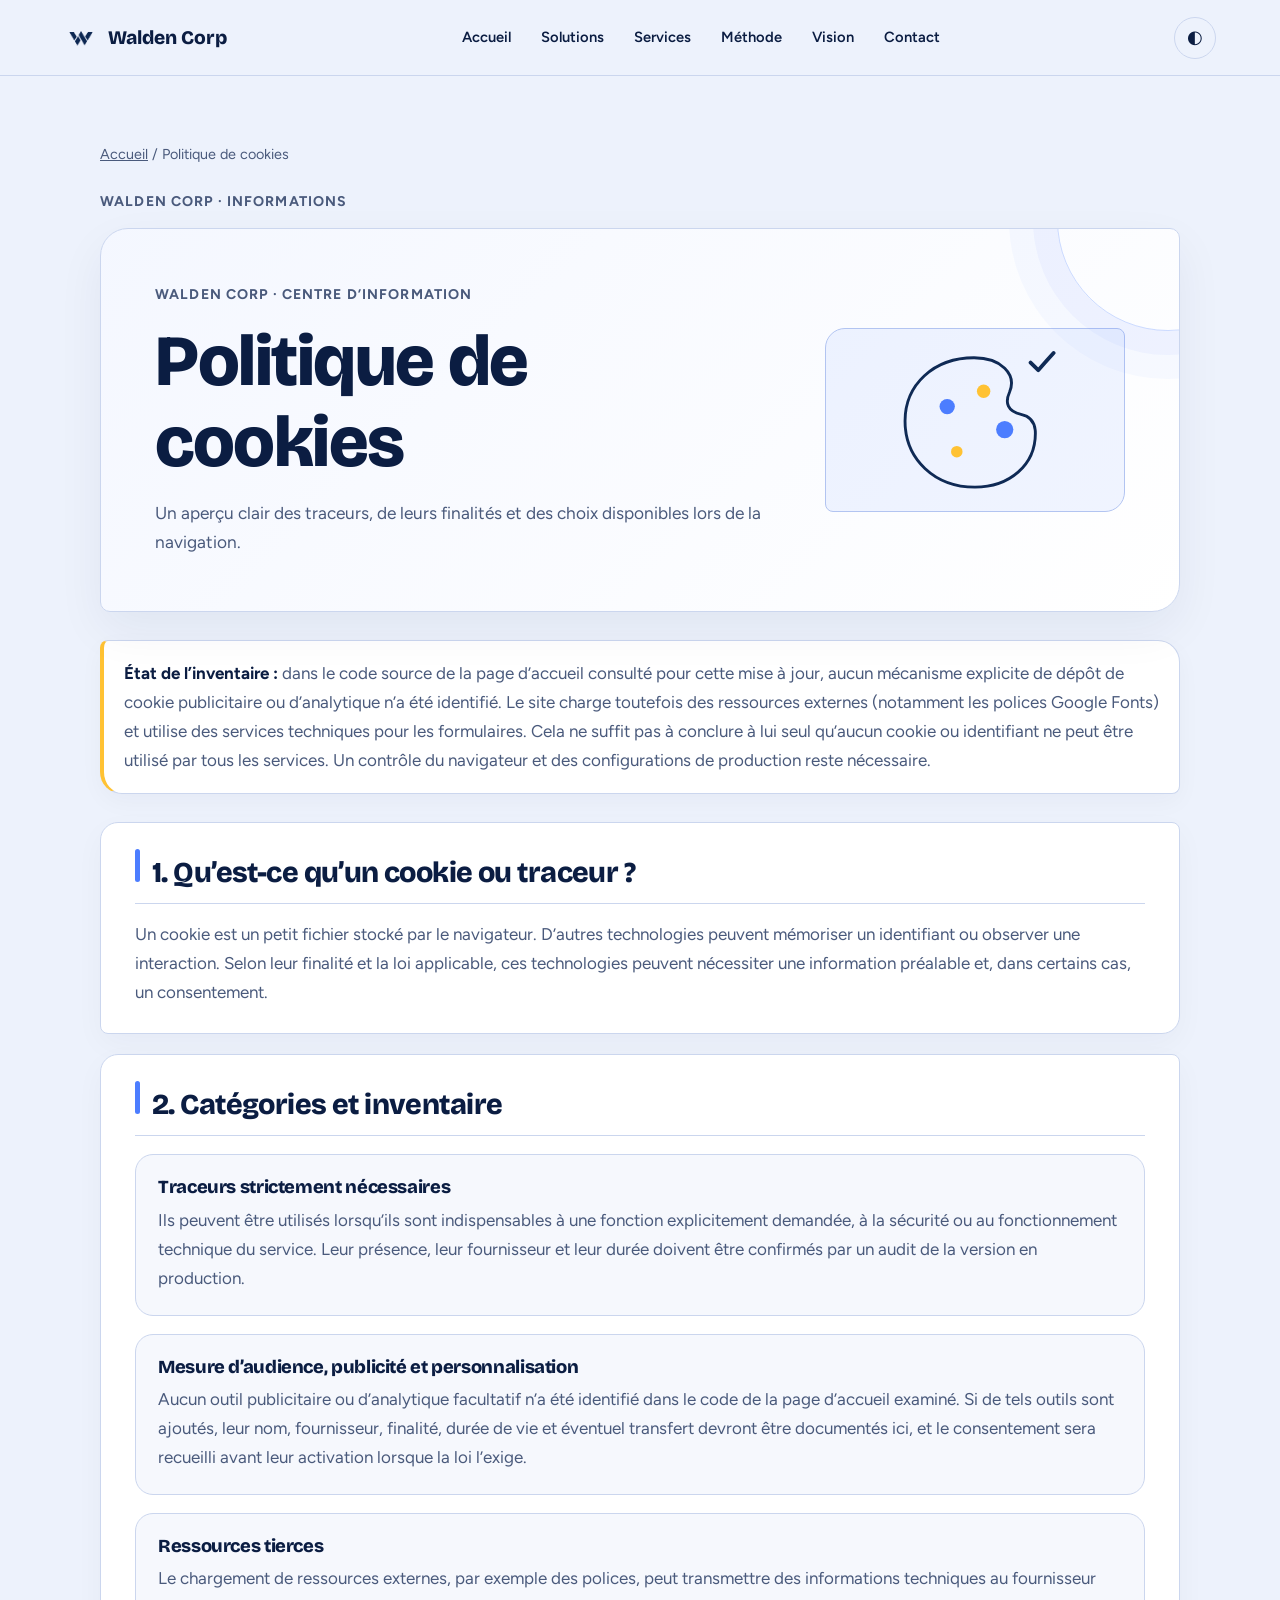
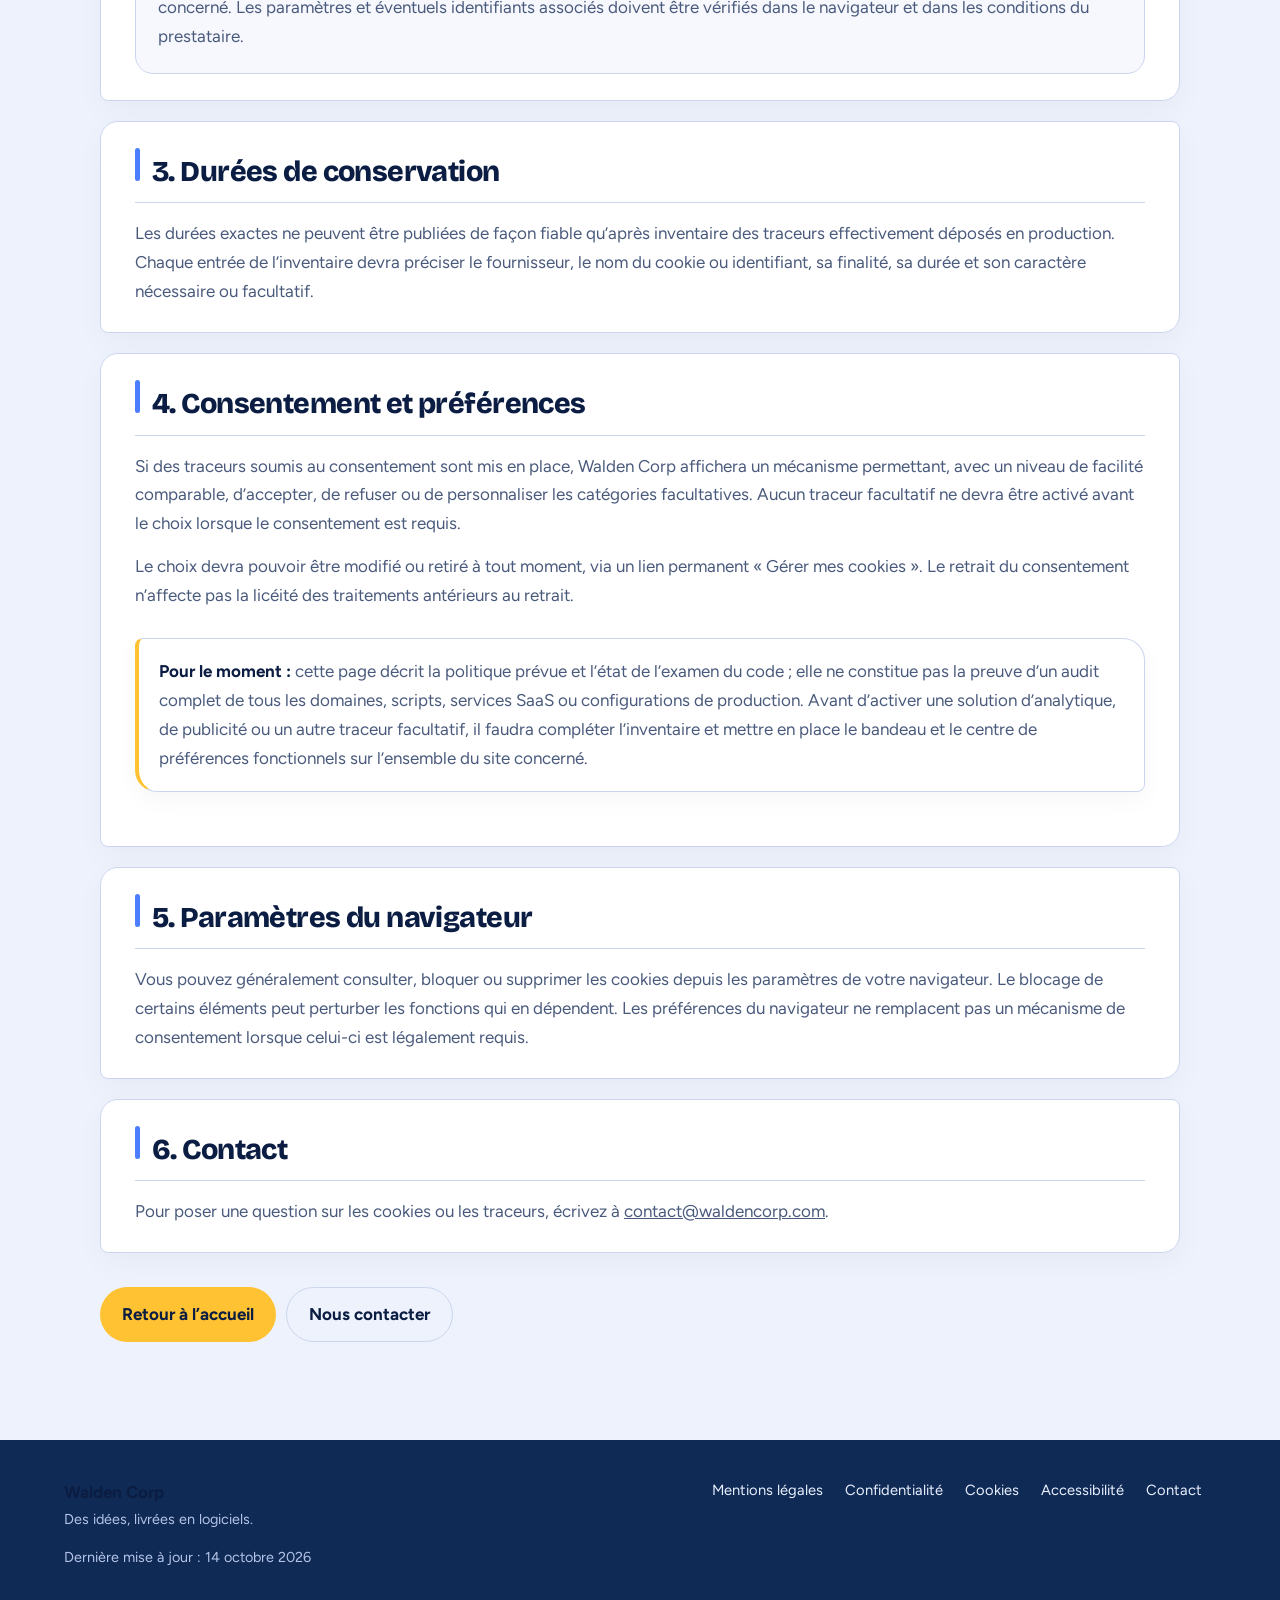
<file: politique-cookies.html>
<!DOCTYPE html>
<html lang="fr">
<head>
<meta charset="utf-8">
<meta name="viewport" content="width=device-width, initial-scale=1, viewport-fit=cover">
<meta name="description" content="Politique des cookies et traceurs de Walden Corp : état de l’inventaire, finalités, durées et gestion des préférences.">
<meta name="theme-color" content="#EDF2FC">
<title>Politique de cookies — Walden Corp</title>
<link rel="icon" href="favicon-blue.ico" type="image/x-icon">
<link rel="preconnect" href="https://fonts.googleapis.com">
<link rel="preconnect" href="https://fonts.gstatic.com" crossorigin>
<link href="https://fonts.googleapis.com/css2?family=Bricolage+Grotesque:opsz,wght@12..96,500;12..96,800&family=Figtree:wght@400;500;600;700&display=swap" rel="stylesheet">
<style>
:root{color-scheme:light;--bg:#EDF2FC;--card:#fff;--ink:#0B1D42;--mut:#4A5A7C;--navy:#0F2A55;--sky:#4C7DFF;--sun:#FFC233;--line:#CBD6EE;--fd:'Bricolage Grotesque',Georgia,serif;--fb:'Figtree',system-ui,sans-serif}
@media(prefers-color-scheme:dark){:root:not([data-theme="light"]){color-scheme:dark;--bg:#06112A;--card:#0C1E44;--ink:#EAF0FF;--mut:#9DB0D8;--navy:#8FB0FF;--line:#1B3266}}
:root[data-theme="dark"]{color-scheme:dark;--bg:#06112A;--card:#0C1E44;--ink:#EAF0FF;--mut:#9DB0D8;--navy:#8FB0FF;--line:#1B3266}
:root[data-theme="light"]{color-scheme:light}
*{box-sizing:border-box;margin:0}html{scroll-behavior:smooth}body{min-height:100vh;background:var(--bg);color:var(--ink);font:400 17px/1.7 var(--fb)}a{color:inherit}a:focus-visible,button:focus-visible{outline:3px solid var(--sun);outline-offset:4px}
header{display:flex;align-items:center;justify-content:space-between;gap:16px;padding:22px max(5vw,env(safe-area-inset-left));border-bottom:1px solid var(--line)}
.brand{display:flex;align-items:center;gap:10px;font:800 1.2rem var(--fd);text-decoration:none}.brand img{width:34px;height:auto}
.tg{width:42px;height:42px;border:1.5px solid var(--line);border-radius:99px;background:transparent;color:var(--ink);cursor:pointer;font-size:1.1rem}
main{width:min(900px,90vw);margin:0 auto;padding:64px 0 90px}nav.breadcrumb{font-size:.9rem;color:var(--mut);margin-bottom:24px}nav.breadcrumb a{color:var(--mut)}
.eyebrow{color:var(--mut);font-size:.88rem;font-weight:700;letter-spacing:.08em;text-transform:uppercase}
h1,h2,h3{font-family:var(--fd);font-weight:800;line-height:1.12;letter-spacing:-.02em}h1{font-size:clamp(2.5rem,7vw,4.7rem);margin:10px 0 18px}h2{font-size:clamp(1.45rem,3.5vw,2rem);margin:36px 0 12px}h3{font-size:1.15rem;margin:20px 0 8px}p{color:var(--mut);margin:0 0 14px}ul,ol{padding-left:1.35rem;margin:8px 0 18px;color:var(--mut)}li{padding-left:4px;margin:6px 0}strong{color:var(--ink)}.intro{font-size:1.12rem;max-width:68ch}.notice{margin:28px 0;padding:18px 20px;border:1px solid var(--line);border-left:4px solid var(--sun);border-radius:8px 22px 8px 22px;background:var(--card)}.notice p:last-child{margin-bottom:0}.card{margin:18px 0;padding:22px;border:1px solid var(--line);border-radius:18px;background:var(--card)}.card h2,.card h3{margin-top:0}.placeholder{font-weight:700;color:var(--ink);background:color-mix(in srgb,var(--sun) 28%,transparent);padding:0 3px;border-radius:3px}.actions{display:flex;flex-wrap:wrap;gap:10px;margin-top:22px}.btn{display:inline-flex;align-items:center;justify-content:center;min-height:46px;padding:12px 22px;border-radius:99px;background:var(--sun);color:#0B1D42;text-decoration:none;font-weight:700;border:0;cursor:pointer}.btn.secondary{background:transparent;color:var(--ink);border:1.5px solid var(--line)}
footer{background:var(--navy);color:#EAF0FF;padding:38px max(5vw,env(safe-area-inset-left));display:flex;justify-content:space-between;gap:24px;flex-wrap:wrap}footer p{color:#B4C4E8;font-size:.9rem}footer a{color:#EAF0FF;text-decoration:none;font-size:.92rem;margin-right:14px}footer a:hover{color:var(--sun)}.footlinks{display:flex;flex-wrap:wrap;gap:8px}
@media(max-width:560px){header{padding:16px 5vw}.brand{font-size:1.05rem}.brand img{width:28px}main{padding:42px 0 64px}footer{flex-direction:column}.card{padding:18px}}
@media(prefers-reduced-motion:reduce){*{scroll-behavior:auto!important;transition:none!important}}

/* Navigation unifiée avec la page d'accueil */
header{position:fixed!important;top:0;left:0;right:0;z-index:50;min-height:76px;background:color-mix(in srgb,var(--bg) 88%,transparent);backdrop-filter:blur(14px);-webkit-backdrop-filter:blur(14px);border-bottom:1px solid var(--line);padding:calc(14px + env(safe-area-inset-top,0px)) max(5vw,env(safe-area-inset-left)) 14px!important}
header .brand{flex:0 0 auto}
header .brand img{width:34px;height:auto;display:block}
header .brand .dark-logo{display:none}
:root[data-theme="dark"] header .light-logo{display:none}
:root[data-theme="dark"] header .dark-logo{display:block}
@media(prefers-color-scheme:dark){:root:not([data-theme="light"]) header .light-logo{display:none}:root:not([data-theme="light"]) header .dark-logo{display:block}}
header nav.site-nav{display:flex;align-items:center;justify-content:center;gap:4px;flex-wrap:wrap}
header nav.site-nav a{display:flex;align-items:center;min-height:42px;padding:8px 13px;border-radius:99px;text-decoration:none;font-weight:600;font-size:.92rem;color:var(--ink);white-space:nowrap;transition:background-color .2s,color .2s}
header nav.site-nav a:hover,header nav.site-nav a:focus-visible{background:var(--card)}
header .tg{flex:0 0 42px}
main{padding-top:calc(64px + 78px + env(safe-area-inset-top,0px))!important}
@media(max-width:940px){
  header nav.site-nav{position:fixed;left:0;right:0;bottom:0;top:auto;z-index:60;display:flex;flex-wrap:nowrap;justify-content:flex-start;gap:2px;overflow-x:auto;overscroll-behavior-x:contain;scrollbar-width:none;background:var(--card);border-top:1px solid var(--line);padding:8px max(8px,env(safe-area-inset-left)) calc(8px + env(safe-area-inset-bottom,0px));box-shadow:0 -8px 24px rgba(11,29,66,.06)}
  header nav.site-nav::-webkit-scrollbar{display:none}
  header nav.site-nav a{flex:0 0 auto;min-height:44px;padding:8px 11px;font-size:.82rem}
  main{padding-bottom:calc(100px + env(safe-area-inset-bottom,0px))!important}
  footer{padding-bottom:calc(100px + env(safe-area-inset-bottom,0px))!important}
}
@media(max-width:560px){header{gap:10px!important}.brand{font-size:1.02rem!important}header .brand img{width:28px}}
@media(prefers-reduced-motion:reduce){header nav.site-nav a{transition:none}}


/* Présentation éditoriale des pages institutionnelles */
main{width:min(1080px,90vw)!important}
.legal-hero{position:relative;display:grid;grid-template-columns:minmax(0,1fr) minmax(210px,300px);align-items:center;gap:34px;padding:clamp(26px,5vw,54px);margin:0 0 26px;border:1px solid var(--line);border-radius:28px 10px 28px 10px;background:linear-gradient(135deg,color-mix(in srgb,var(--card) 94%,var(--sky) 6%),var(--card));box-shadow:0 18px 48px rgba(11,29,66,.06);overflow:hidden}
.legal-hero:after{content:"";position:absolute;width:220px;height:220px;right:-100px;top:-120px;border:1px solid color-mix(in srgb,var(--sky) 28%,transparent);border-radius:50%;box-shadow:0 0 0 24px color-mix(in srgb,var(--sky) 5%,transparent),0 0 0 48px color-mix(in srgb,var(--sky) 4%,transparent);pointer-events:none}
.legal-hero-copy{position:relative;z-index:1}.legal-hero h1{max-width:14ch;margin:10px 0 16px;font-size:clamp(2.35rem,6vw,4.5rem)}
.legal-hero .intro{max-width:58ch;margin:0;font-size:1.08rem}
.legal-art{display:grid;place-items:center;min-height:180px;color:var(--navy);background:color-mix(in srgb,var(--sky) 8%,transparent);border:1px solid color-mix(in srgb,var(--sky) 20%,var(--line));border-radius:20px 8px 20px 8px}
.legal-art svg{width:min(100%,230px);height:auto;overflow:visible}
.legal-section{position:relative;margin:20px 0;padding:26px clamp(20px,3.5vw,34px);border:1px solid var(--line);border-radius:18px 8px 18px 8px;background:var(--card);box-shadow:0 10px 30px rgba(11,29,66,.035)}
.legal-section h2{display:flex;align-items:baseline;gap:12px;margin:0 0 16px;padding-bottom:14px;border-bottom:1px solid var(--line);font-size:clamp(1.35rem,3vw,1.8rem)}
.legal-section h2:before{content:"";width:5px;height:1.15em;flex:0 0 5px;border-radius:8px;background:var(--sky)}
.legal-section p:last-child,.legal-section ul:last-child,.legal-section ol:last-child,.legal-section .card:last-child{margin-bottom:0}
.notice{border-left-color:var(--sun);box-shadow:0 8px 24px rgba(11,29,66,.035)}
.legal-section .card{background:color-mix(in srgb,var(--bg) 52%,var(--card));}
.actions{padding:12px 0 8px}
@media(max-width:680px){.legal-hero{grid-template-columns:1fr;gap:18px;padding:25px 22px}.legal-art{min-height:130px}.legal-art svg{width:150px}.legal-section{padding:21px 18px;margin:15px 0}.legal-section h2{margin-bottom:13px}}
@media(prefers-reduced-motion:no-preference){.legal-hero,.legal-section{animation:legal-enter .55s both}.legal-section:nth-of-type(2){animation-delay:.04s}.legal-section:nth-of-type(3){animation-delay:.08s}@keyframes legal-enter{from{opacity:0;transform:translateY(9px)}to{opacity:1;transform:translateY(0)}}}
@media(prefers-reduced-motion:reduce){.legal-hero,.legal-section{animation:none}}

</style>
<script>try{const savedTheme=localStorage.getItem('walden-theme');if(savedTheme==='light'||savedTheme==='dark')document.documentElement.dataset.theme=savedTheme}catch{}</script>
</head>
<body>
<header>
<a class="brand" href="/" aria-label="Walden Corp, accueil">
<img src="Icon_Only_Blue-removebg.png" alt="" class="light-logo">
<img src="logo only bleu beige.png" alt="" class="dark-logo">
<span>Walden Corp</span>
</a>
<nav class="site-nav" aria-label="Navigation principale">
<a href="/">Accueil</a><a href="/solutions">Solutions</a><a href="/services">Services</a><a href="/methode">Méthode</a><a href="/vision">Vision</a><a href="/contact">Contact</a>
</nav>
<button class="tg" id="tg" type="button" aria-label="Changer de thème" title="Changer de thème">◐</button>
</header>
<main>
<nav class="breadcrumb" aria-label="Fil d’Ariane"><a href="/">Accueil</a> / Politique de cookies</nav>
<p class="eyebrow">Walden Corp · Informations</p>

<section class="legal-hero" aria-labelledby="page-title"><div class="legal-hero-copy"><p class="eyebrow">Walden Corp · Centre d’information</p><h1 id="page-title">Politique de cookies</h1><p class="intro">Un aperçu clair des traceurs, de leurs finalités et des choix disponibles lors de la navigation.</p></div><div class="legal-art"><svg viewBox="0 0 240 190" role="img" aria-label="Illustration des préférences de traceurs"><path d="M119 30c-42 0-72 28-72 66 0 40 31 69 73 69 36 0 63-23 63-56 0-11-5-18-15-20-14-3-17-12-12-23 8-19-9-36-37-36z" fill="none" stroke="currentColor" stroke-width="3"/><circle cx="91" cy="81" r="8" fill="#4C7DFF"/><circle cx="129" cy="65" r="7" fill="#FFC233"/><circle cx="151" cy="105" r="9" fill="#4C7DFF"/><circle cx="101" cy="128" r="6" fill="#FFC233"/><path d="M178 35l8 8 16-18" fill="none" stroke="currentColor" stroke-width="4" stroke-linecap="round" stroke-linejoin="round"/></svg></div></section>
<div class="notice"><p><strong>État de l’inventaire :</strong> dans le code source de la page d’accueil consulté pour cette mise à jour, aucun mécanisme explicite de dépôt de cookie publicitaire ou d’analytique n’a été identifié. Le site charge toutefois des ressources externes (notamment les polices Google Fonts) et utilise des services techniques pour les formulaires. Cela ne suffit pas à conclure à lui seul qu’aucun cookie ou identifiant ne peut être utilisé par tous les services. Un contrôle du navigateur et des configurations de production reste nécessaire.</p></div>
<h2>1. Qu’est-ce qu’un cookie ou traceur ?</h2>
<p>Un cookie est un petit fichier stocké par le navigateur. D’autres technologies peuvent mémoriser un identifiant ou observer une interaction. Selon leur finalité et la loi applicable, ces technologies peuvent nécessiter une information préalable et, dans certains cas, un consentement.</p>
<h2>2. Catégories et inventaire</h2>
<div class="card"><h3>Traceurs strictement nécessaires</h3><p>Ils peuvent être utilisés lorsqu’ils sont indispensables à une fonction explicitement demandée, à la sécurité ou au fonctionnement technique du service. Leur présence, leur fournisseur et leur durée doivent être confirmés par un audit de la version en production.</p></div>
<div class="card"><h3>Mesure d’audience, publicité et personnalisation</h3><p>Aucun outil publicitaire ou d’analytique facultatif n’a été identifié dans le code de la page d’accueil examiné. Si de tels outils sont ajoutés, leur nom, fournisseur, finalité, durée de vie et éventuel transfert devront être documentés ici, et le consentement sera recueilli avant leur activation lorsque la loi l’exige.</p></div>
<div class="card"><h3>Ressources tierces</h3><p>Le chargement de ressources externes, par exemple des polices, peut transmettre des informations techniques au fournisseur concerné. Les paramètres et éventuels identifiants associés doivent être vérifiés dans le navigateur et dans les conditions du prestataire.</p></div>
<h2>3. Durées de conservation</h2>
<p>Les durées exactes ne peuvent être publiées de façon fiable qu’après inventaire des traceurs effectivement déposés en production. Chaque entrée de l’inventaire devra préciser le fournisseur, le nom du cookie ou identifiant, sa finalité, sa durée et son caractère nécessaire ou facultatif.</p>
<h2>4. Consentement et préférences</h2>
<p>Si des traceurs soumis au consentement sont mis en place, Walden Corp affichera un mécanisme permettant, avec un niveau de facilité comparable, d’accepter, de refuser ou de personnaliser les catégories facultatives. Aucun traceur facultatif ne devra être activé avant le choix lorsque le consentement est requis.</p>
<p>Le choix devra pouvoir être modifié ou retiré à tout moment, via un lien permanent « Gérer mes cookies ». Le retrait du consentement n’affecte pas la licéité des traitements antérieurs au retrait.</p>
<div class="notice"><p><strong>Pour le moment :</strong> cette page décrit la politique prévue et l’état de l’examen du code ; elle ne constitue pas la preuve d’un audit complet de tous les domaines, scripts, services SaaS ou configurations de production. Avant d’activer une solution d’analytique, de publicité ou un autre traceur facultatif, il faudra compléter l’inventaire et mettre en place le bandeau et le centre de préférences fonctionnels sur l’ensemble du site concerné.</p></div>
<h2>5. Paramètres du navigateur</h2>
<p>Vous pouvez généralement consulter, bloquer ou supprimer les cookies depuis les paramètres de votre navigateur. Le blocage de certains éléments peut perturber les fonctions qui en dépendent. Les préférences du navigateur ne remplacent pas un mécanisme de consentement lorsque celui-ci est légalement requis.</p>
<h2>6. Contact</h2>
<p>Pour poser une question sur les cookies ou les traceurs, écrivez à <a href="mailto:contact@waldencorp.com">contact@waldencorp.com</a>.</p>

<div class="actions"><a class="btn" href="/">Retour à l’accueil</a><a class="btn secondary" href="mailto:contact@waldencorp.com">Nous contacter</a></div>
</main>
<footer><div><strong>Walden Corp</strong><p>Des idées, livrées en logiciels.</p><p>Dernière mise à jour : 14 octobre 2026</p></div><nav class="footlinks" aria-label="Informations et politiques"><a href="/mentions-legales">Mentions légales</a><a href="/confidentialite">Confidentialité</a><a href="/cookies">Cookies</a><a href="/accessibilite">Accessibilité</a><a href="mailto:contact@waldencorp.com">Contact</a></nav></footer>
<script>
const root=document.documentElement;
document.getElementById('tg').addEventListener('click',()=>{const dark=matchMedia('(prefers-color-scheme:dark)').matches;const current=root.dataset.theme||(dark?'dark':'light');const next=current==='dark'?'light':'dark';root.dataset.theme=next;try{localStorage.setItem('walden-theme',next)}catch{}});
</script>

<script>
/* Regroupe les rubriques pour une lecture institutionnelle plus claire. */
document.querySelectorAll('main > h2').forEach(heading=>{
 const panel=document.createElement('section');
 panel.className='legal-section';
 heading.before(panel);
 panel.append(heading);
 while(panel.nextElementSibling && panel.nextElementSibling.tagName!=='H2' && !panel.nextElementSibling.classList.contains('actions')){
   panel.append(panel.nextElementSibling);
 }
});
</script>
</body></html>
</file>
